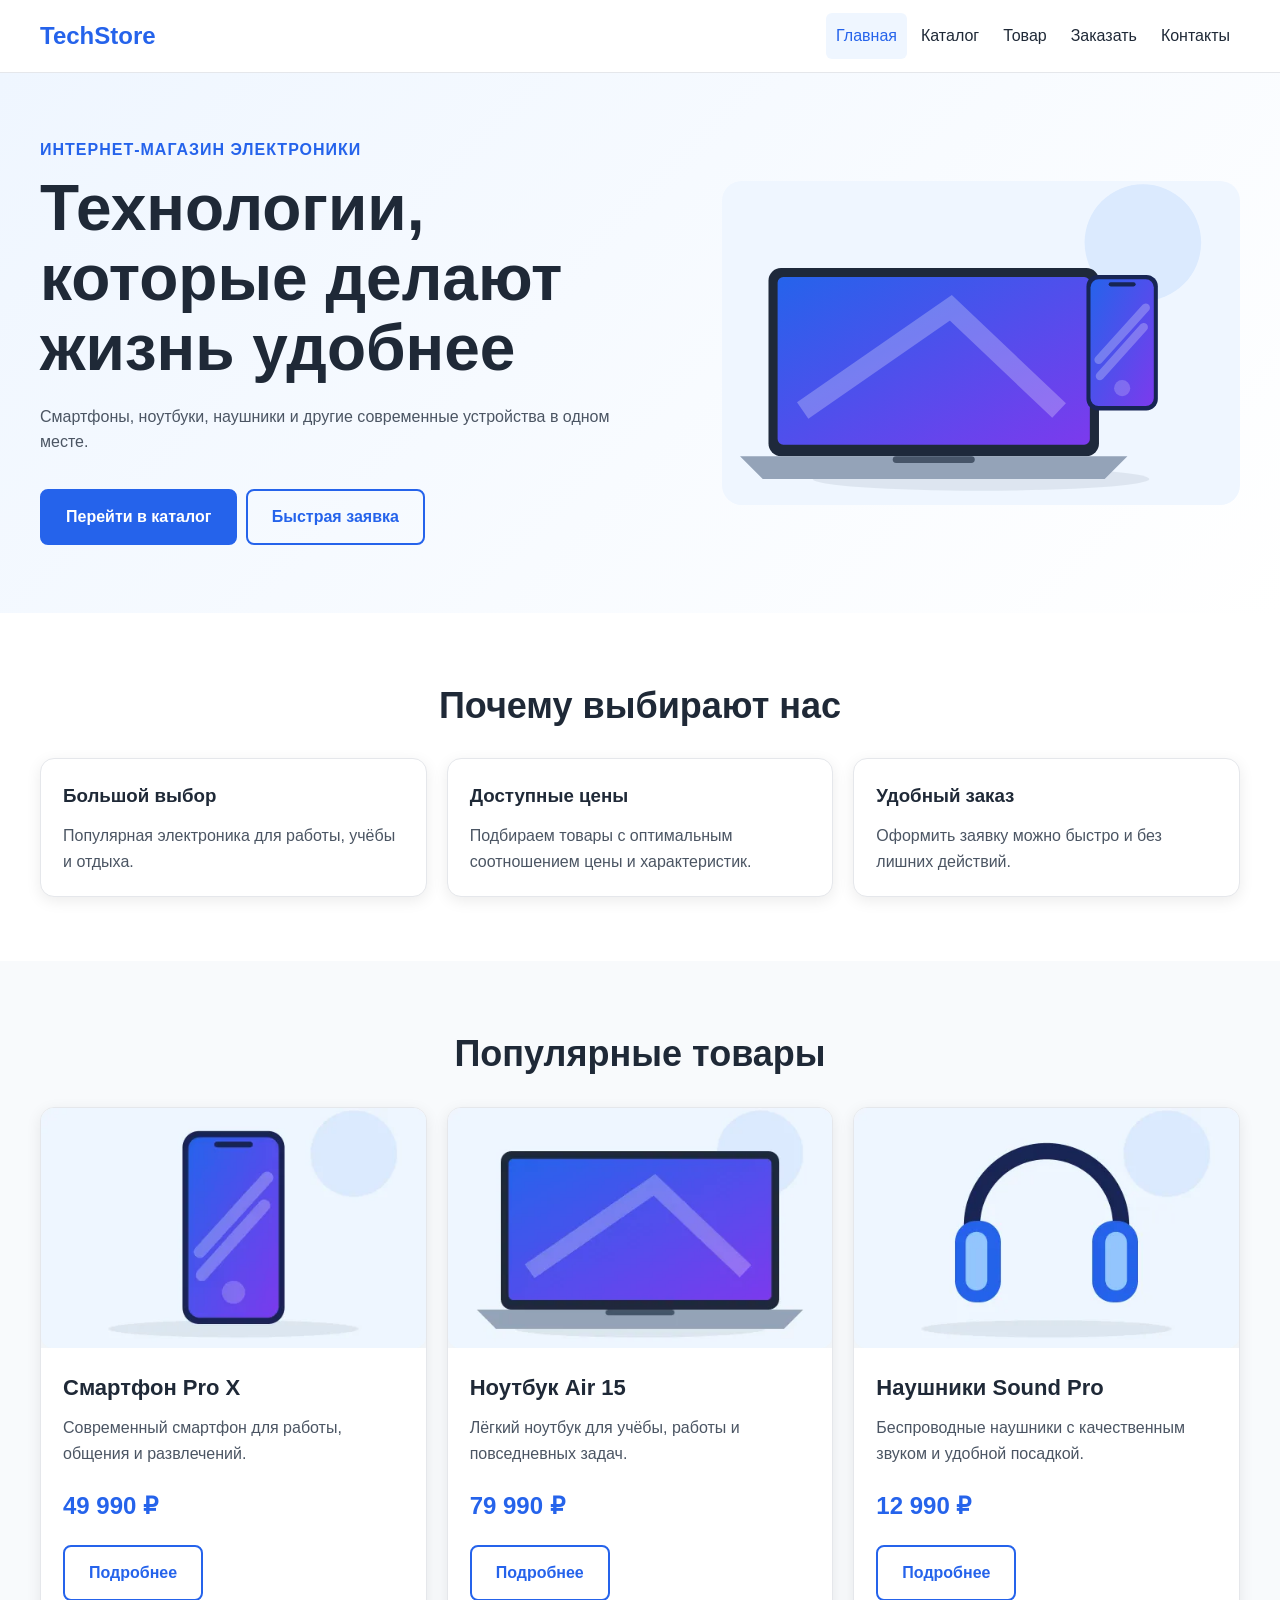
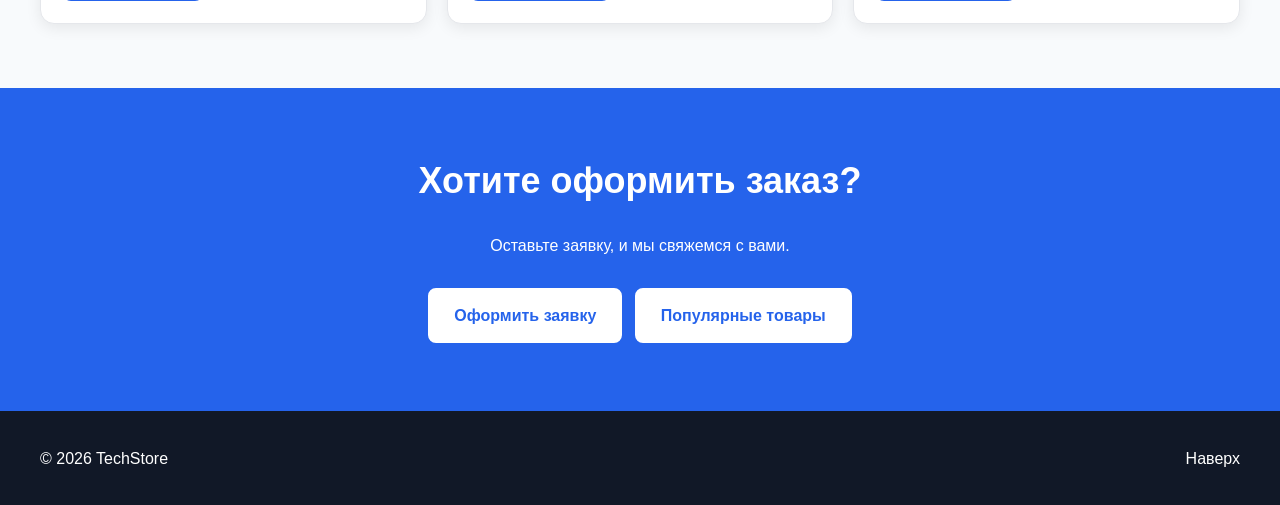
<file: index.html>
<!DOCTYPE html>
<html lang="ru">
<head>
    <meta charset="UTF-8">
    <meta name="viewport" content="width=device-width, initial-scale=1.0">

    <title>TechStore — интернет-магазин электроники</title>
    <meta name="description" content="TechStore — интернет-магазин современной электроники.">

    <link rel="stylesheet" href="css/style.css">
<link rel="stylesheet" href="css/responsive.css"><script>document.documentElement.classList.add("js");</script></head>

<body>

<a class="skip-link" href="#main-content">Перейти к содержимому</a><header class="header">
    <div class="container header__inner">

        <a class="logo" href="index.html">
            TechStore
        </a>

        <button class="nav-toggle" type="button" aria-controls="main-nav" aria-expanded="false">Меню</button><nav class="nav" aria-label="Основная навигация" id="main-nav">
            <a class="nav__link nav__link--active" href="index.html" aria-current="page">
                Главная
            </a>

            <a class="nav__link" href="catalog.html">
                Каталог
            </a>

            <a class="nav__link" href="product.html">
                Товар
            </a>

            <a class="nav__link" href="order.html">
                Заказать
            </a>

            <a class="nav__link" href="contacts.html">
                Контакты
            </a>
        </nav>

    </div>
</header>

<main id="main-content" tabindex="-1">

    <section class="hero" id="about">
        <div class="container hero__content">

            <div class="hero__text">
                <p class="hero__subtitle">
                    Интернет-магазин электроники
                </p>

                <h1 class="hero__title">
                    Технологии, которые делают жизнь удобнее
                </h1>

                <p class="hero__description">
                    Смартфоны, ноутбуки, наушники и другие современные
                    устройства в одном месте.
                </p>

                <a class="button" href="catalog.html">
                    Перейти в каталог
                </a>
            <button class="button button--secondary" type="button" data-modal-open>Быстрая заявка</button></div>

        <picture class="hero__art"><source media="(max-width: 639px)" srcset="images/hero-compact.svg"><img src="images/hero-wide.svg" width="800" height="600" alt="Смартфон и ноутбук из коллекции TechStore" fetchpriority="high"></source></picture></div>
    </section>

    <section class="advantages" id="advantages">
        <div class="container">

            <h2 class="section-title">
                Почему выбирают нас
            </h2>

            <div class="advantages__list">

                <article class="advantage-card">
                    <h3 class="advantage-card__title">
                        Большой выбор
                    </h3>

                    <p class="advantage-card__text">
                        Популярная электроника для работы, учёбы и отдыха.
                    </p>
                </article>

                <article class="advantage-card">
                    <h3 class="advantage-card__title">
                        Доступные цены
                    </h3>

                    <p class="advantage-card__text">
                        Подбираем товары с оптимальным соотношением
                        цены и характеристик.
                    </p>
                </article>

                <article class="advantage-card">
                    <h3 class="advantage-card__title">
                        Удобный заказ
                    </h3>

                    <p class="advantage-card__text">
                        Оформить заявку можно быстро и без лишних действий.
                    </p>
                </article>

            </div>

        </div>
    </section>

    <section class="products" id="popular">
        <div class="container">

            <h2 class="section-title">
                Популярные товары
            </h2>

            <div class="products__grid">

                <article class="product-card">
                    <div class="product-card__image"><picture><source type="image/webp" srcset="images/phone-480.webp 480w, images/phone-960.webp 960w" sizes="(min-width: 1280px) 360px, (min-width: 640px) 45vw, 100vw"><img src="images/phone.svg" width="800" height="500" alt="Смартфон Pro X" decoding="async" loading="lazy"></source></picture></div><div class="product-card__content">
                        <h3 class="product-card__title">
                            Смартфон Pro X
                        </h3>

                        <p class="product-card__description">
                            Современный смартфон для работы,
                            общения и развлечений.
                        </p>

                        <p class="product-card__price">
                            49 990 ₽
                        </p>

                        <a class="button button--secondary" href="product.html?product=phone-pro">
                            Подробнее
                        </a>
                    </div>
                </article>

                <article class="product-card">
                    <div class="product-card__image"><picture><source type="image/webp" srcset="images/laptop-480.webp 480w, images/laptop-960.webp 960w" sizes="(min-width: 1280px) 360px, (min-width: 640px) 45vw, 100vw"><img src="images/laptop.svg" width="800" height="500" alt="Ноутбук Air 15" decoding="async" loading="lazy"></source></picture></div><div class="product-card__content">
                        <h3 class="product-card__title">
                            Ноутбук Air 15
                        </h3>

                        <p class="product-card__description">
                            Лёгкий ноутбук для учёбы, работы
                            и повседневных задач.
                        </p>

                        <p class="product-card__price">
                            79 990 ₽
                        </p>

                        <a class="button button--secondary" href="product.html?product=laptop-air">
                            Подробнее
                        </a>
                    </div>
                </article>

                <article class="product-card">
                    <div class="product-card__image"><picture><source type="image/webp" srcset="images/headphones-480.webp 480w, images/headphones-960.webp 960w" sizes="(min-width: 1280px) 360px, (min-width: 640px) 45vw, 100vw"><img src="images/headphones.svg" width="800" height="500" alt="Наушники Sound Pro" decoding="async" loading="lazy"></source></picture></div><div class="product-card__content">
                        <h3 class="product-card__title">
                            Наушники Sound Pro
                        </h3>

                        <p class="product-card__description">
                            Беспроводные наушники с качественным
                            звуком и удобной посадкой.
                        </p>

                        <p class="product-card__price">
                            12 990 ₽
                        </p>

                        <a class="button button--secondary" href="product.html?product=sound-pro">
                            Подробнее
                        </a>
                    </div>
                </article>

            </div>

        </div>
    </section>

    <section class="cta">
        <div class="container cta__content">

            <h2 class="cta__title">
                Хотите оформить заказ?
            </h2>

            <p class="cta__text">
                Оставьте заявку, и мы свяжемся с вами.
            </p>

            <a class="button" href="order.html">
                Оформить заявку
            </a>
            <a class="button button--secondary" href="#popular">
                Популярные товары
            </a>

        </div>
    </section>

</main>

    <!-- Модальное окно -->
    <dialog class="modal" id="request-modal" aria-labelledby="request-modal-title" aria-describedby="request-modal-description">

        <div class="modal__content">

            <button class="modal__close" type="button" data-modal-close aria-label="Закрыть окно">
                ×
            </button>

            <h2 class="modal__title" id="request-modal-title">
                Быстрая заявка
            </h2>

            <p class="modal__text" id="request-modal-description">
                Оставьте свои контактные данные,
                и мы свяжемся с вами.
            </p>

            <form class="modal__form">

                <p class="form__note">Учебная форма: данные проверяются только в браузере, не отправляются и не сохраняются.</p><div class="form__group">

                    <label class="form__label" for="modal-name">
                        Имя
                    </label>

                    <input class="form__input" type="text" id="modal-name" name="name" placeholder="Ваше имя" required autocomplete="name">

                </div>

                <div class="form__group">

                    <label class="form__label" for="modal-phone">
                        Телефон
                    </label>

                    <input class="form__input" type="tel" id="modal-phone" name="phone" placeholder="+7 (999) 123-45-67" required autocomplete="tel" inputmode="tel">

                </div>

                <button class="button" type="submit">Проверить заявку</button>

            <p class="form__status" role="status" aria-live="polite" tabindex="-1"></p></form>

        </div>

    </dialog>



<footer class="footer">
    <div class="container footer__inner">

        <p class="footer__copyright">
            © 2026 TechStore
        </p>

        <a class="footer__link" href="#about">
            Наверх
        </a>

    </div>
</footer>

<script src="js/products.js"></script><script src="js/main.js"></script></body>
</html>
</file>
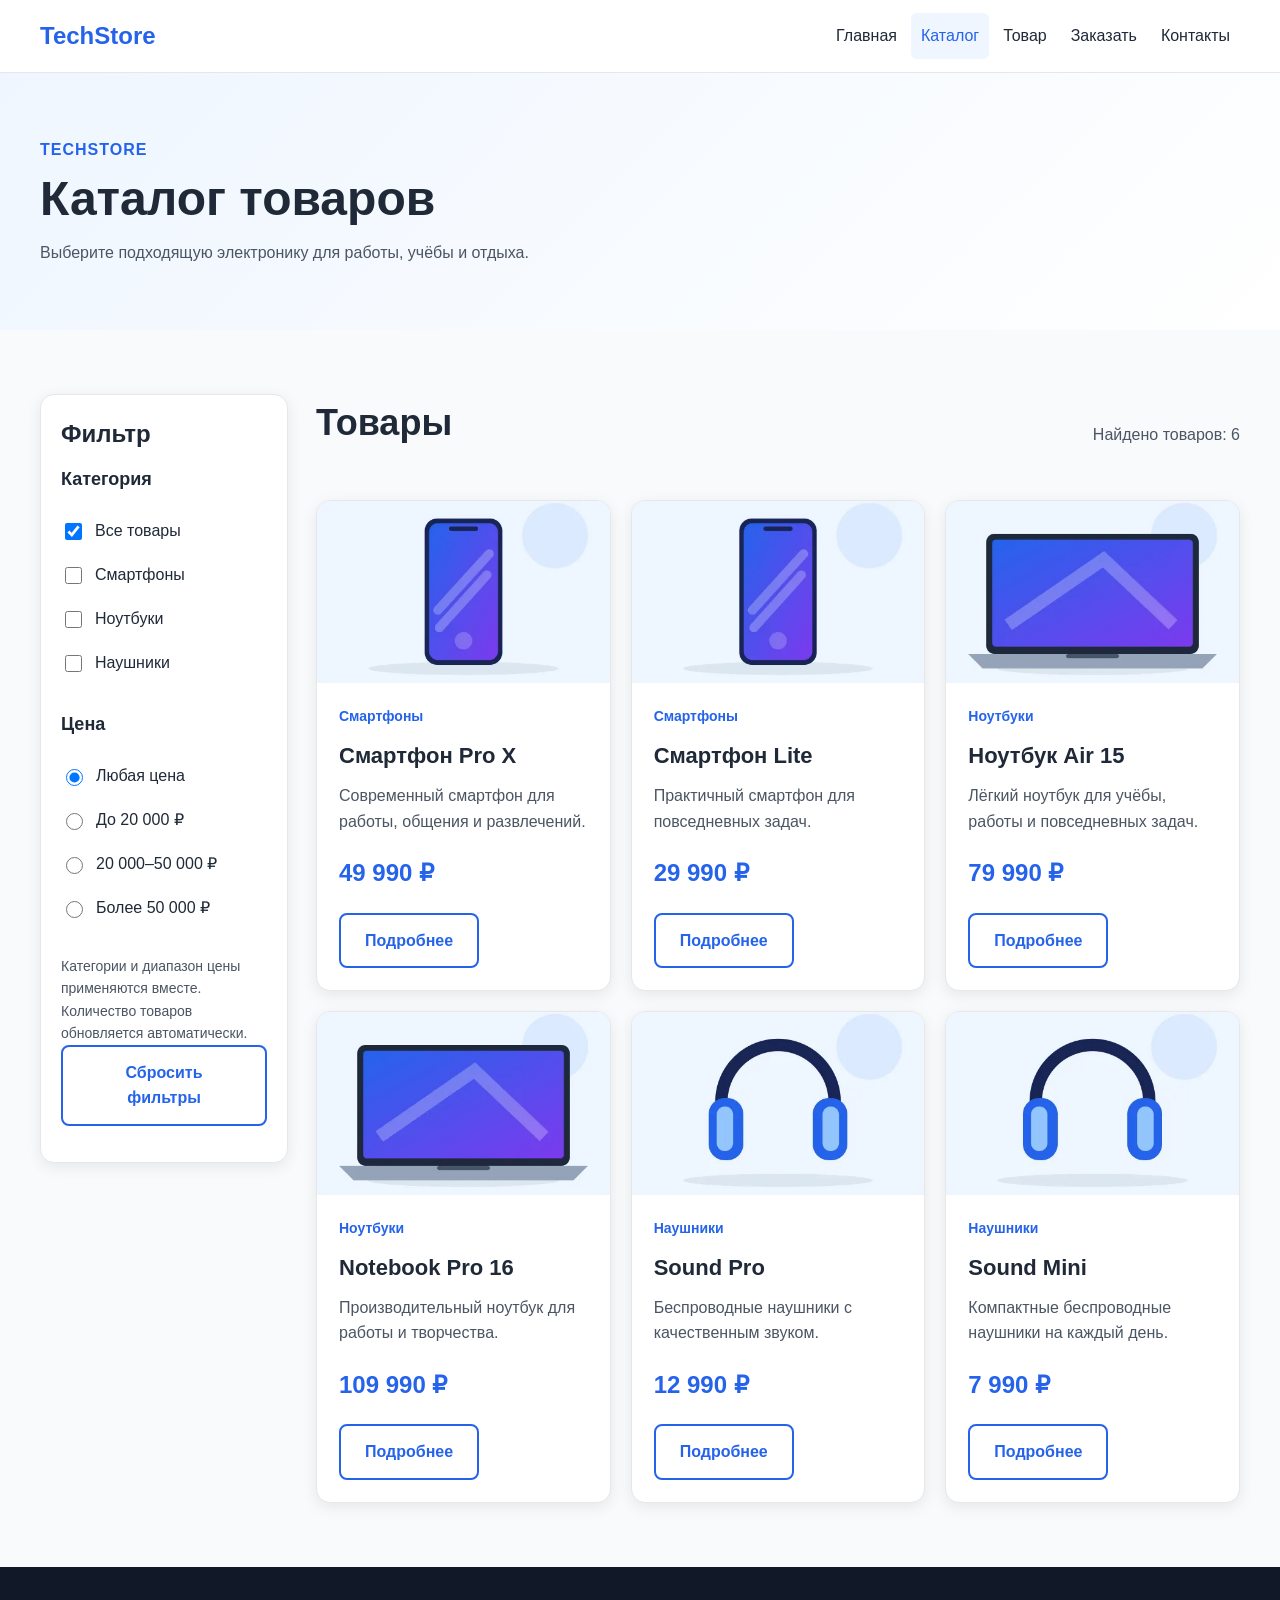
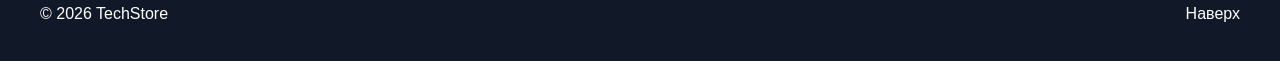
<file: catalog.html>
<!DOCTYPE html>
<html lang="ru">
<head>
    <meta charset="UTF-8">
    <meta name="viewport" content="width=device-width, initial-scale=1.0">

    <title>Каталог — TechStore</title>
    <meta name="description" content="Каталог электроники TechStore: смартфоны, ноутбуки и наушники.">

    <link rel="stylesheet" href="css/style.css">
<link rel="stylesheet" href="css/responsive.css"><script>document.documentElement.classList.add("js");</script></head>

<body>

<a class="skip-link" href="#main-content">Перейти к содержимому</a><header class="header">
    <div class="container header__inner">

        <a class="logo" href="index.html">
            TechStore
        </a>

        <button class="nav-toggle" type="button" aria-controls="main-nav" aria-expanded="false">Меню</button><nav class="nav" aria-label="Основная навигация" id="main-nav">
            <a class="nav__link" href="index.html">
                Главная
            </a>

            <a class="nav__link nav__link--active" href="catalog.html" aria-current="page">
                Каталог
            </a>

            <a class="nav__link" href="product.html">
                Товар
            </a>

            <a class="nav__link" href="order.html">
                Заказать
            </a>

            <a class="nav__link" href="contacts.html">
                Контакты
            </a>
        </nav>

    </div>
</header>

<main id="main-content" tabindex="-1">

    <section class="page-hero">
        <div class="container">

            <p class="hero__subtitle">
                TechStore
            </p>

            <h1 class="page-hero__title">
                Каталог товаров
            </h1>

            <p class="page-hero__description">
                Выберите подходящую электронику для работы,
                учёбы и отдыха.
            </p>

        </div>
    </section>


    <section class="catalog">
        <div class="container">

            <div class="catalog__layout">

                <aside class="catalog-filter" aria-labelledby="filter-title">

                    <h2 class="catalog-filter__title" id="filter-title">
                        Фильтр
                    </h2>

                    <button class="button button--secondary filter-toggle" type="button" aria-controls="catalog-filters" aria-expanded="false">Показать фильтры</button><div class="filter-body" id="catalog-filters"><div class="catalog-filter__group">

                        <h3 class="catalog-filter__subtitle">
                            Категория
                        </h3>

                        <label class="catalog-filter__option">
                            <input type="checkbox" checked value="all" name="category">
                            Все товары
                        </label>

                        <label class="catalog-filter__option">
                            <input type="checkbox" value="Смартфоны" name="category">
                            Смартфоны
                        </label>

                        <label class="catalog-filter__option">
                            <input type="checkbox" value="Ноутбуки" name="category">
                            Ноутбуки
                        </label>

                        <label class="catalog-filter__option">
                            <input type="checkbox" value="Наушники" name="category">
                            Наушники
                        </label>

                    </div>

                    <div class="catalog-filter__group">

                        <h3 class="catalog-filter__subtitle">
                            Цена
                        </h3>

                        <label class="catalog-filter__option"><input type="radio" name="price" value="all" checked> Любая цена</label><label class="catalog-filter__option">
                            <input type="radio" name="price" value="low">
                            До 20 000 ₽
                        </label>

                        <label class="catalog-filter__option">
                            <input type="radio" name="price" value="mid">
                            20 000–50 000 ₽
                        </label>

                        <label class="catalog-filter__option">
                            <input type="radio" name="price" value="high">
                            Более 50 000 ₽
                        </label>

                    </div>

                    <p class="catalog-filter__note">Категории и диапазон цены применяются вместе. Количество товаров обновляется автоматически.</p>

                <button class="button button--secondary filter-reset" type="button">Сбросить фильтры</button></div></aside>


                <div class="catalog__content">

                    <div class="catalog__header">

                        <h2 class="section-title section-title--left">
                            Товары
                        </h2>

                        <p class="catalog__count" role="status" aria-live="polite" aria-atomic="true">
                            Найдено товаров: 6
                        </p>

                    </div>


                    <div class="products__grid">

                        <article class="product-card">

                            <div class="product-card__image"><picture><source type="image/webp" srcset="images/phone-480.webp 480w, images/phone-960.webp 960w" sizes="(min-width: 1280px) 360px, (min-width: 640px) 45vw, 100vw"><img src="images/phone.svg" width="800" height="500" alt="Смартфон Pro X" decoding="async" loading="lazy"></source></picture></div><div class="product-card__content">

                                <p class="product-card__category">
                                    Смартфоны
                                </p>

                                <h3 class="product-card__title">
                                    Смартфон Pro X
                                </h3>

                                <p class="product-card__description">
                                    Современный смартфон для работы,
                                    общения и развлечений.
                                </p>

                                <p class="product-card__price">
                                    49 990 ₽
                                </p>

                                <a class="button button--secondary" href="product.html?product=phone-pro">
                                    Подробнее
                                </a>

                            </div>

                        </article>


                        <article class="product-card">

                            <div class="product-card__image"><picture><source type="image/webp" srcset="images/phone-480.webp 480w, images/phone-960.webp 960w" sizes="(min-width: 1280px) 360px, (min-width: 640px) 45vw, 100vw"><img src="images/phone.svg" width="800" height="500" alt="Смартфон Lite" decoding="async" loading="lazy"></source></picture></div><div class="product-card__content">

                                <p class="product-card__category">
                                    Смартфоны
                                </p>

                                <h3 class="product-card__title">
                                    Смартфон Lite
                                </h3>

                                <p class="product-card__description">
                                    Практичный смартфон для повседневных
                                    задач.
                                </p>

                                <p class="product-card__price">
                                    29 990 ₽
                                </p>

                                <a class="button button--secondary" href="product.html?product=phone-lite">
                                    Подробнее
                                </a>

                            </div>

                        </article>


                        <article class="product-card">

                            <div class="product-card__image"><picture><source type="image/webp" srcset="images/laptop-480.webp 480w, images/laptop-960.webp 960w" sizes="(min-width: 1280px) 360px, (min-width: 640px) 45vw, 100vw"><img src="images/laptop.svg" width="800" height="500" alt="Ноутбук Air 15" decoding="async" loading="lazy"></source></picture></div><div class="product-card__content">

                                <p class="product-card__category">
                                    Ноутбуки
                                </p>

                                <h3 class="product-card__title">
                                    Ноутбук Air 15
                                </h3>

                                <p class="product-card__description">
                                    Лёгкий ноутбук для учёбы,
                                    работы и повседневных задач.
                                </p>

                                <p class="product-card__price">
                                    79 990 ₽
                                </p>

                                <a class="button button--secondary" href="product.html?product=laptop-air">
                                    Подробнее
                                </a>

                            </div>

                        </article>


                        <article class="product-card">

                            <div class="product-card__image"><picture><source type="image/webp" srcset="images/laptop-480.webp 480w, images/laptop-960.webp 960w" sizes="(min-width: 1280px) 360px, (min-width: 640px) 45vw, 100vw"><img src="images/laptop.svg" width="800" height="500" alt="Notebook Pro 16" decoding="async" loading="lazy"></source></picture></div><div class="product-card__content">

                                <p class="product-card__category">
                                    Ноутбуки
                                </p>

                                <h3 class="product-card__title">
                                    Notebook Pro 16
                                </h3>

                                <p class="product-card__description">
                                    Производительный ноутбук
                                    для работы и творчества.
                                </p>

                                <p class="product-card__price">
                                    109 990 ₽
                                </p>

                                <a class="button button--secondary" href="product.html?product=laptop-pro">
                                    Подробнее
                                </a>

                            </div>

                        </article>


                        <article class="product-card">

                            <div class="product-card__image"><picture><source type="image/webp" srcset="images/headphones-480.webp 480w, images/headphones-960.webp 960w" sizes="(min-width: 1280px) 360px, (min-width: 640px) 45vw, 100vw"><img src="images/headphones.svg" width="800" height="500" alt="Sound Pro" decoding="async" loading="lazy"></source></picture></div><div class="product-card__content">

                                <p class="product-card__category">
                                    Наушники
                                </p>

                                <h3 class="product-card__title">
                                    Sound Pro
                                </h3>

                                <p class="product-card__description">
                                    Беспроводные наушники
                                    с качественным звуком.
                                </p>

                                <p class="product-card__price">
                                    12 990 ₽
                                </p>

                                <a class="button button--secondary" href="product.html?product=sound-pro">
                                    Подробнее
                                </a>

                            </div>

                        </article>


                        <article class="product-card">

                            <div class="product-card__image"><picture><source type="image/webp" srcset="images/headphones-480.webp 480w, images/headphones-960.webp 960w" sizes="(min-width: 1280px) 360px, (min-width: 640px) 45vw, 100vw"><img src="images/headphones.svg" width="800" height="500" alt="Sound Mini" decoding="async" loading="lazy"></source></picture></div><div class="product-card__content">

                                <p class="product-card__category">
                                    Наушники
                                </p>

                                <h3 class="product-card__title">
                                    Sound Mini
                                </h3>

                                <p class="product-card__description">
                                    Компактные беспроводные
                                    наушники на каждый день.
                                </p>

                                <p class="product-card__price">
                                    7 990 ₽
                                </p>

                                <a class="button button--secondary" href="product.html?product=sound-mini">
                                    Подробнее
                                </a>

                            </div>

                        </article>

                    </div>

                <p class="empty-results" role="status" hidden>Товары не найдены. Попробуйте сбросить фильтры.</p></div>

            </div>

        </div>
    </section>

</main>


<footer class="footer">
    <div class="container footer__inner">

        <p class="footer__copyright">
            © 2026 TechStore
        </p>

        <a class="footer__link" href="#">
            Наверх
        </a>

    </div>
</footer>

<script src="js/products.js"></script><script src="js/main.js"></script></body>
</html>
</file>
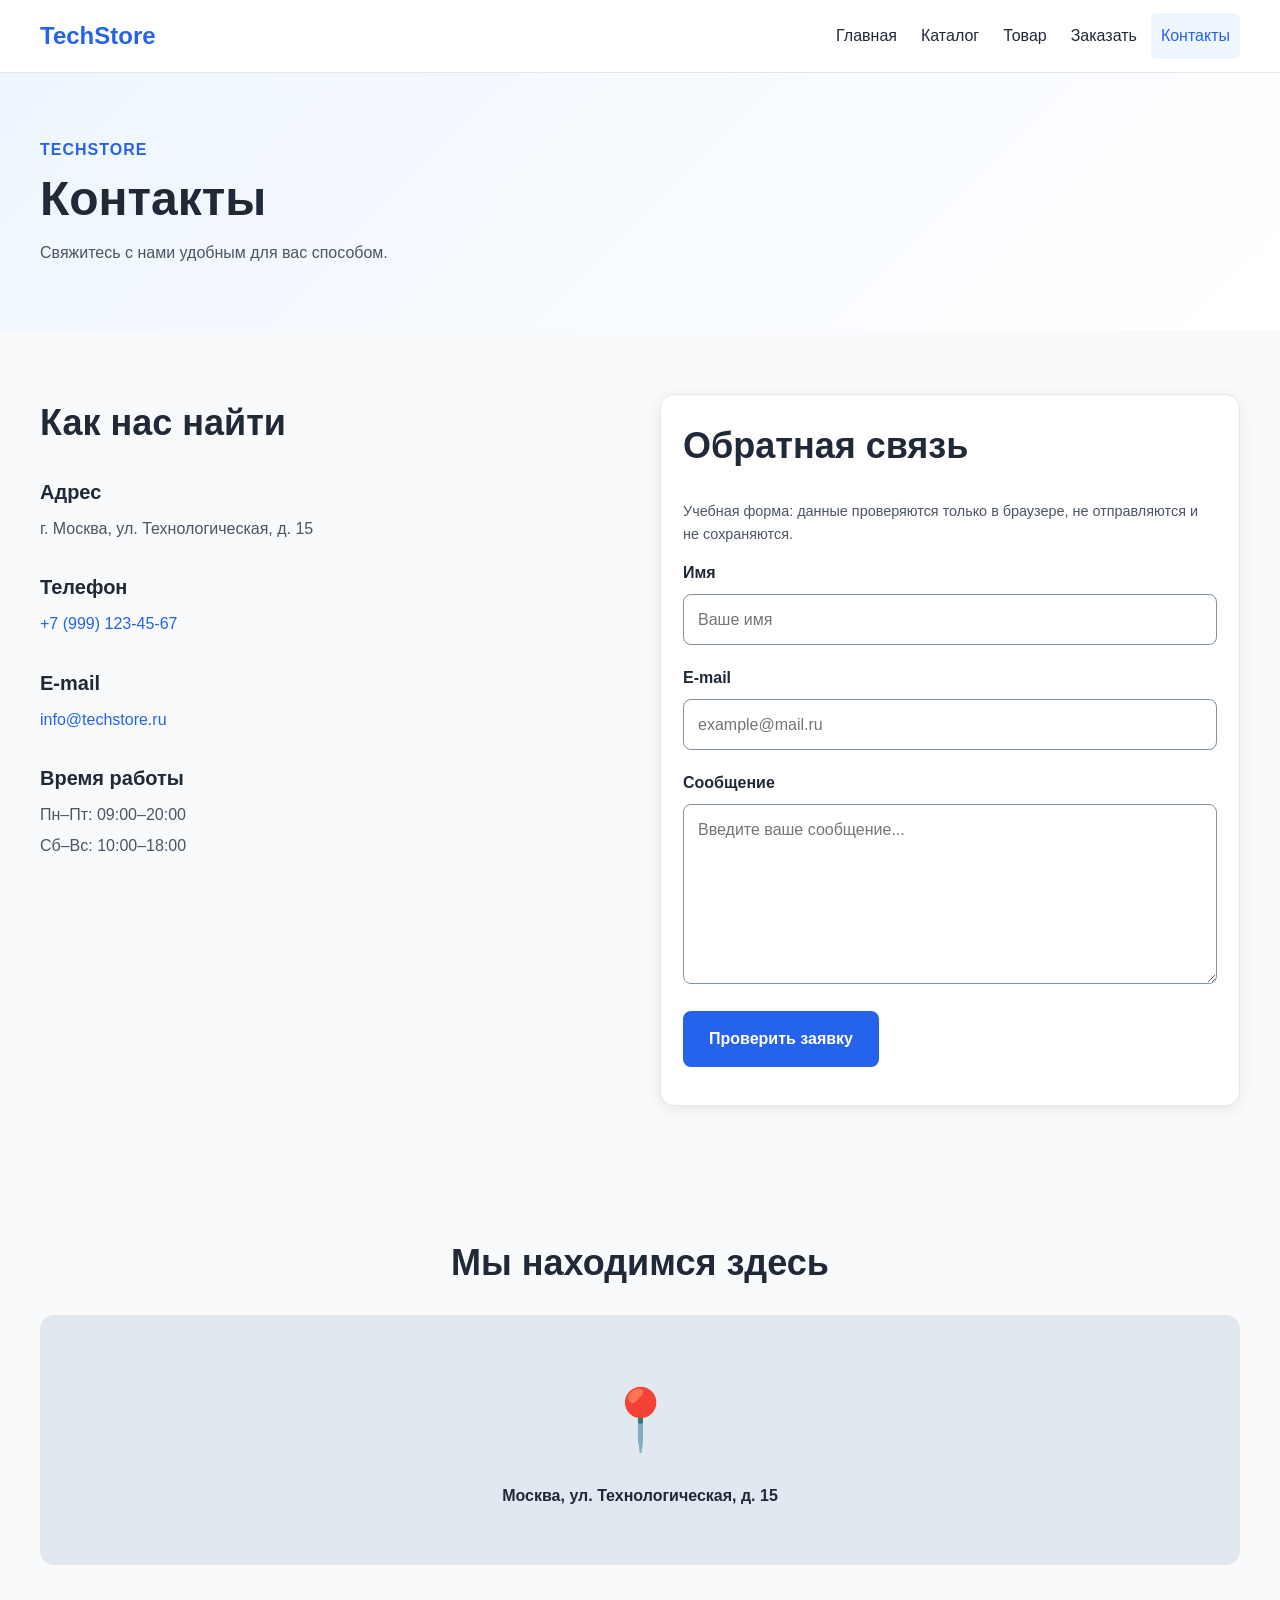
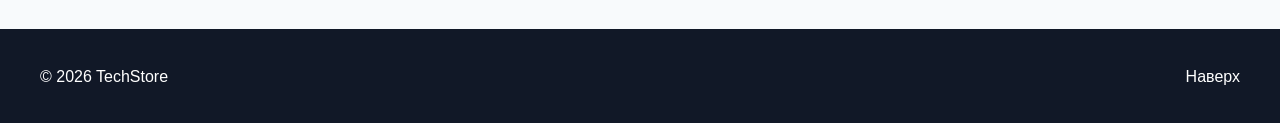
<file: contacts.html>
<!DOCTYPE html>
<html lang="ru">
<head>
    <meta charset="UTF-8">
    <meta name="viewport" content="width=device-width, initial-scale=1.0">

    <title>Контакты — TechStore</title>
    <meta name="description" content="Контактная информация и форма обратной связи магазина TechStore.">

    <link rel="stylesheet" href="css/style.css">
<link rel="stylesheet" href="css/responsive.css"><script>document.documentElement.classList.add("js");</script></head>

<body>

<a class="skip-link" href="#main-content">Перейти к содержимому</a><header class="header">
    <div class="container header__inner">

        <a class="logo" href="index.html">
            TechStore
        </a>

        <button class="nav-toggle" type="button" aria-controls="main-nav" aria-expanded="false">Меню</button><nav class="nav" aria-label="Основная навигация" id="main-nav">

            <a class="nav__link" href="index.html">
                Главная
            </a>

            <a class="nav__link" href="catalog.html">
                Каталог
            </a>

            <a class="nav__link" href="product.html">
                Товар
            </a>

            <a class="nav__link" href="order.html">
                Заказать
            </a>

            <a class="nav__link nav__link--active" href="contacts.html" aria-current="page">
                Контакты
            </a>

        </nav>

    </div>
</header>


<main id="main-content" tabindex="-1">

    <section class="page-hero">
        <div class="container">

            <p class="hero__subtitle">
                TechStore
            </p>

            <h1 class="page-hero__title">
                Контакты
            </h1>

            <p class="page-hero__description">
                Свяжитесь с нами удобным для вас способом.
            </p>

        </div>
    </section>


    <section class="contacts">
        <div class="container">

            <div class="contacts__layout">

                <div class="contacts__info">

                    <h2 class="section-title section-title--left">
                        Как нас найти
                    </h2>

                    <div class="contacts__item">

                        <h3 class="contacts__item-title">
                            Адрес
                        </h3>

                        <p>
                            г. Москва, ул. Технологическая, д. 15
                        </p>

                    </div>


                    <div class="contacts__item">

                        <h3 class="contacts__item-title">
                            Телефон
                        </h3>

                        <p>
                            <a href="tel:+79991234567">
                                +7 (999) 123-45-67
                            </a>
                        </p>

                    </div>


                    <div class="contacts__item">

                        <h3 class="contacts__item-title">
                            E-mail
                        </h3>

                        <p>
                            <a href="mailto:info@techstore.ru">
                                info@techstore.ru
                            </a>
                        </p>

                    </div>


                    <div class="contacts__item">

                        <h3 class="contacts__item-title">
                            Время работы
                        </h3>

                        <p>
                            Пн–Пт: 09:00–20:00
                        </p>

                        <p>
                            Сб–Вс: 10:00–18:00
                        </p>

                    </div>

                </div>


                <div class="contacts__form-wrapper">

                    <h2 class="section-title section-title--left">
                        Обратная связь
                    </h2>

                    <form class="contact-form">

                        <p class="form__note">Учебная форма: данные проверяются только в браузере, не отправляются и не сохраняются.</p><div class="form__group">

                            <label class="form__label" for="contact-name">
                                Имя
                            </label>

                            <input class="form__input" type="text" id="contact-name" name="name" placeholder="Ваше имя" required autocomplete="name">

                        </div>


                        <div class="form__group">

                            <label class="form__label" for="contact-email">
                                E-mail
                            </label>

                            <input class="form__input" type="email" id="contact-email" name="email" placeholder="example@mail.ru" required autocomplete="email">

                        </div>


                        <div class="form__group">

                            <label class="form__label" for="contact-message">
                                Сообщение
                            </label>

                            <textarea class="form__input form__textarea" id="contact-message" name="message" rows="6" placeholder="Введите ваше сообщение..." required></textarea>

                        </div>


                        <button class="button" type="submit">Проверить заявку</button>

                    <p class="form__status" role="status" aria-live="polite" tabindex="-1"></p></form>

                </div>

            </div>

        </div>
    </section>


    <section class="contacts-map">
        <div class="container">

            <h2 class="section-title">
                Мы находимся здесь
            </h2>

            <div class="map-placeholder">
                <span>📍</span>

                <p>
                    Москва, ул. Технологическая, д. 15
                </p>
            </div>

        </div>
    </section>

</main>


<footer class="footer">
    <div class="container footer__inner">

        <p class="footer__copyright">
            © 2026 TechStore
        </p>

        <a class="footer__link" href="#">
            Наверх
        </a>

    </div>
</footer>

<script src="js/products.js"></script><script src="js/main.js"></script></body>
</html>
</file>
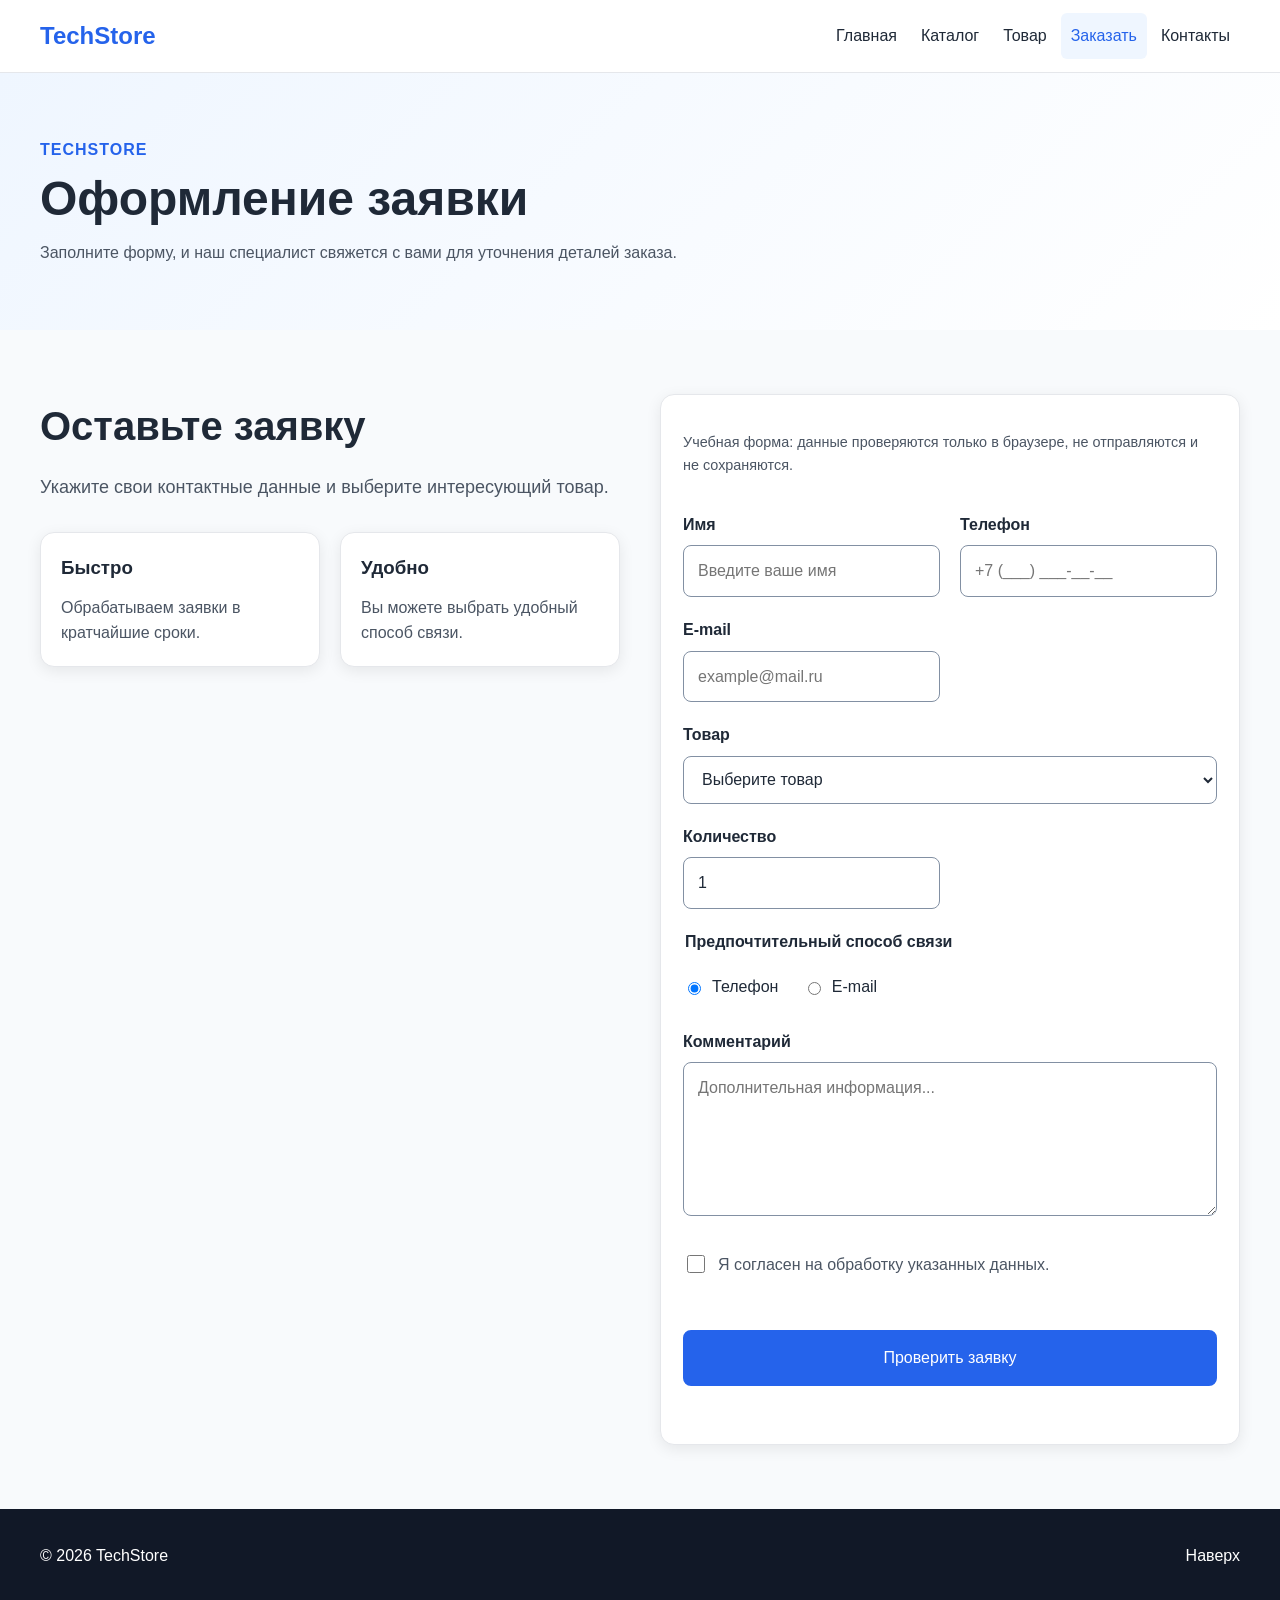
<file: order.html>
<!DOCTYPE html>
<html lang="ru">
<head>
    <meta charset="UTF-8">
    <meta name="viewport" content="width=device-width, initial-scale=1.0">

    <title>Оформление заявки — TechStore</title>
    <meta name="description" content="Оформление заявки на покупку электроники в TechStore.">

    <link rel="stylesheet" href="css/style.css">
<link rel="stylesheet" href="css/responsive.css"><script>document.documentElement.classList.add("js");</script></head>

<body>

<a class="skip-link" href="#main-content">Перейти к содержимому</a><header class="header">
    <div class="container header__inner">

        <a class="logo" href="index.html">
            TechStore
        </a>

        <button class="nav-toggle" type="button" aria-controls="main-nav" aria-expanded="false">Меню</button><nav class="nav" aria-label="Основная навигация" id="main-nav">

            <a class="nav__link" href="index.html">
                Главная
            </a>

            <a class="nav__link" href="catalog.html">
                Каталог
            </a>

            <a class="nav__link" href="product.html">
                Товар
            </a>

            <a class="nav__link nav__link--active" href="order.html" aria-current="page">
                Заказать
            </a>

            <a class="nav__link" href="contacts.html">
                Контакты
            </a>

        </nav>

    </div>
</header>


<main id="main-content" tabindex="-1">

    <section class="page-hero">
        <div class="container">

            <p class="hero__subtitle">
                TechStore
            </p>

            <h1 class="page-hero__title">
                Оформление заявки
            </h1>

            <p class="page-hero__description">
                Заполните форму, и наш специалист свяжется
                с вами для уточнения деталей заказа.
            </p>

        </div>
    </section>


    <section class="order">
        <div class="container">

            <div class="order__layout">

                <div class="order__info">

                    <h2 class="order__title">
                        Оставьте заявку
                    </h2>

                    <p class="order__description">
                        Укажите свои контактные данные и выберите
                        интересующий товар.
                    </p>

                    <div class="order__advantages">

                        <article class="advantage-card">

                            <h3 class="advantage-card__title">
                                Быстро
                            </h3>

                            <p class="advantage-card__text">
                                Обрабатываем заявки в кратчайшие сроки.
                            </p>

                        </article>

                        <article class="advantage-card">

                            <h3 class="advantage-card__title">
                                Удобно
                            </h3>

                            <p class="advantage-card__text">
                                Вы можете выбрать удобный способ связи.
                            </p>

                        </article>

                    </div>

                </div>


                <form class="order-form">

                    <p class="form__note">Учебная форма: данные проверяются только в браузере, не отправляются и не сохраняются.</p><div class="form__group">

                        <label class="form__label" for="name">
                            Имя
                        </label>

                        <input class="form__input" type="text" id="name" name="name" placeholder="Введите ваше имя" required autocomplete="name">

                    </div>


                    <div class="form__group">

                        <label class="form__label" for="phone">
                            Телефон
                        </label>

                        <input class="form__input" type="tel" id="phone" name="phone" placeholder="+7 (___) ___-__-__" required autocomplete="tel" inputmode="tel">

                    </div>


                    <div class="form__group">

                        <label class="form__label" for="email">
                            E-mail
                        </label>

                        <input class="form__input" type="email" id="email" name="email" placeholder="example@mail.ru" required autocomplete="email">

                    </div>


                    <div class="form__group">

                        <label class="form__label" for="product">
                            Товар
                        </label>

                        <select class="form__input" id="product" name="product" required>

                            <option value="">
                                Выберите товар
                            </option>

                            <option value="smartphone-pro-x">
                                Смартфон Pro X
                            </option>

                            <option value="smartphone-lite">
                                Смартфон Lite
                            </option>

                            <option value="laptop-air-15">
                                Ноутбук Air 15
                            </option>

                            <option value="notebook-pro-16">
                                Notebook Pro 16
                            </option>

                            <option value="sound-pro">
                                Sound Pro
                            </option>

                            <option value="sound-mini">
                                Sound Mini
                            </option>

                        </select>

                    </div>


                    <div class="form__group">

                        <label class="form__label" for="quantity">
                            Количество
                        </label>

                        <input class="form__input" type="number" id="quantity" name="quantity" min="1" max="10" value="1" required>

                    </div>


                    <fieldset class="form__fieldset">

                        <legend class="form__legend">
                            Предпочтительный способ связи
                        </legend>

                        <label class="form__radio">

                            <input type="radio" name="contact" value="phone" checked>

                            Телефон

                        </label>


                        <label class="form__radio">

                            <input type="radio" name="contact" value="email">

                            E-mail

                        </label>

                    </fieldset>


                    <div class="form__group">

                        <label class="form__label" for="comment">
                            Комментарий
                        </label>

                        <textarea class="form__input form__textarea" id="comment" name="comment" rows="5" placeholder="Дополнительная информация..."></textarea>

                    </div>


                    <label class="form__checkbox">

                        <input type="checkbox" name="agreement" required>

                        <span>
                            Я согласен на обработку указанных данных.
                        </span>

                    </label>


                    <button class="button form__button" type="submit">Проверить заявку</button>

                <p class="form__status" role="status" aria-live="polite" tabindex="-1"></p></form>

            </div>

        </div>
    </section>

</main>


<footer class="footer">
    <div class="container footer__inner">

        <p class="footer__copyright">
            © 2026 TechStore
        </p>

        <a class="footer__link" href="#">
            Наверх
        </a>

    </div>
</footer>

<script src="js/products.js"></script><script src="js/main.js"></script></body>
</html>
</file>
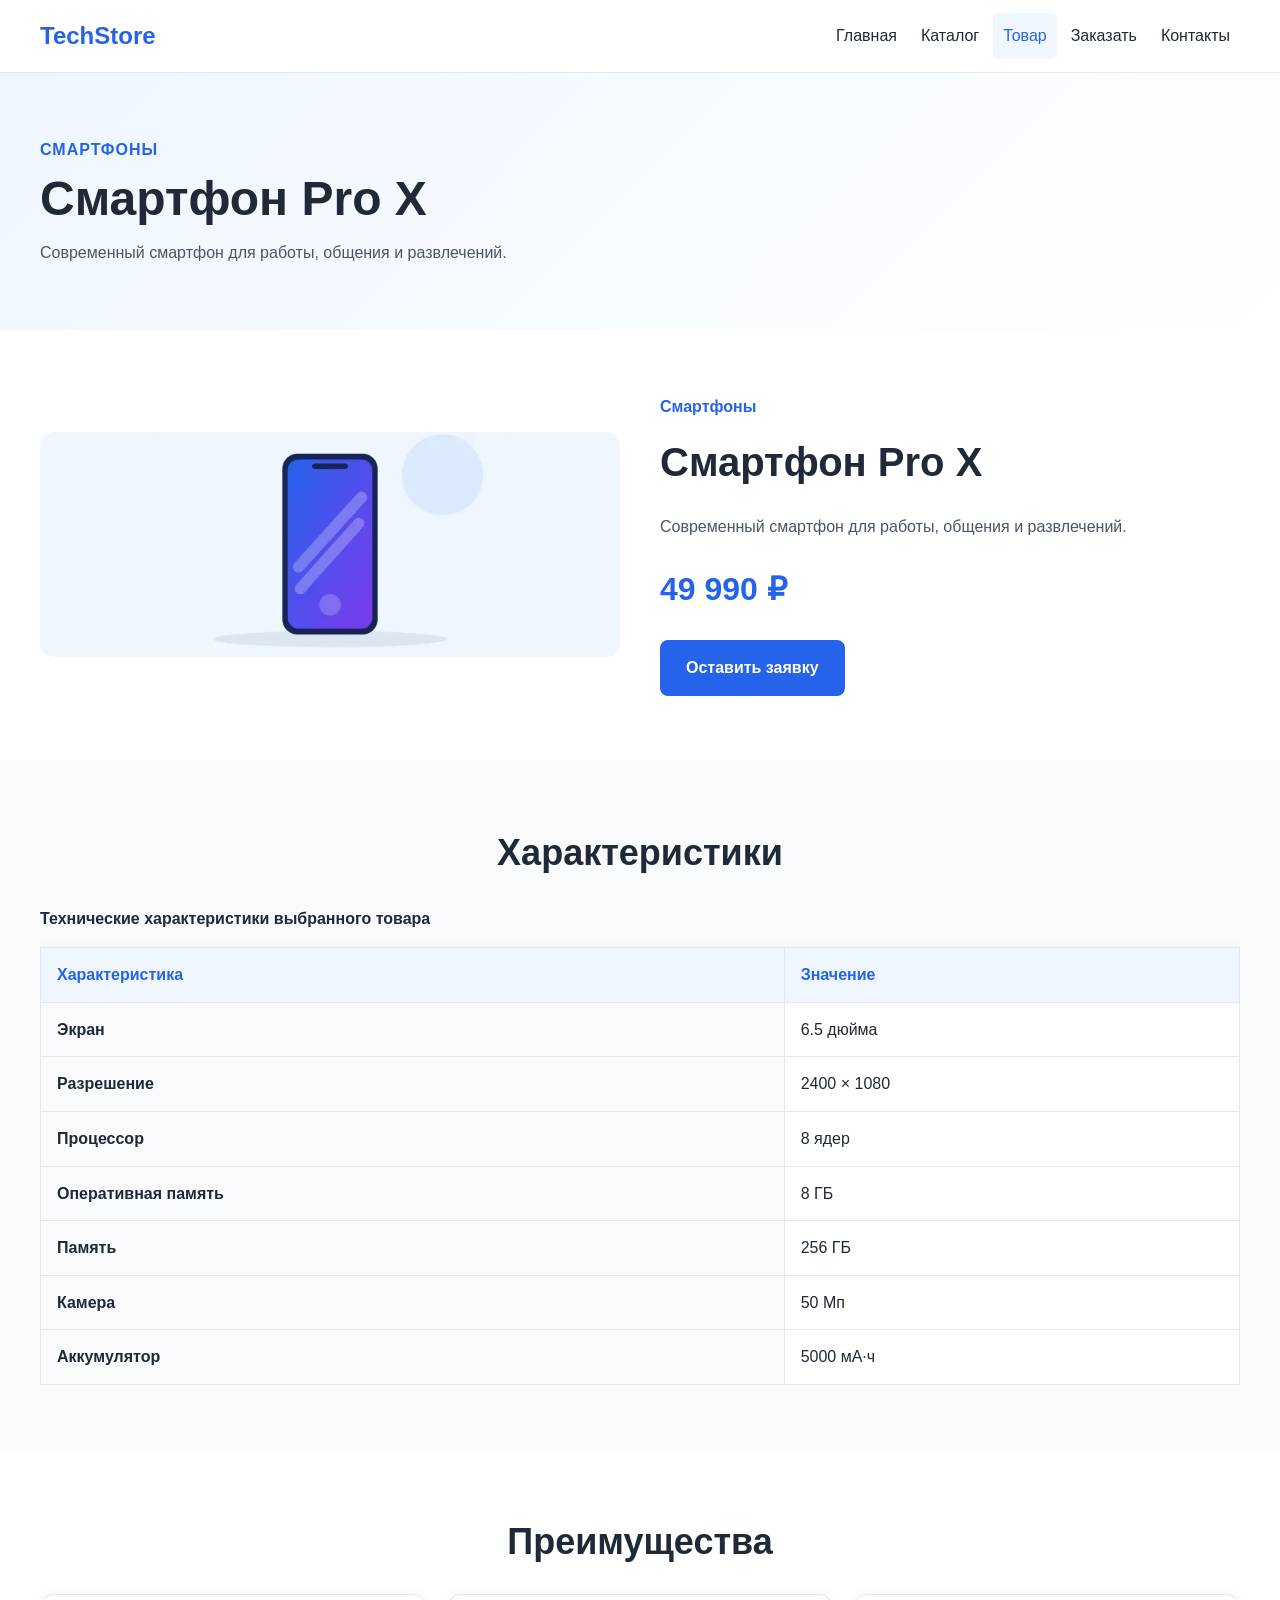
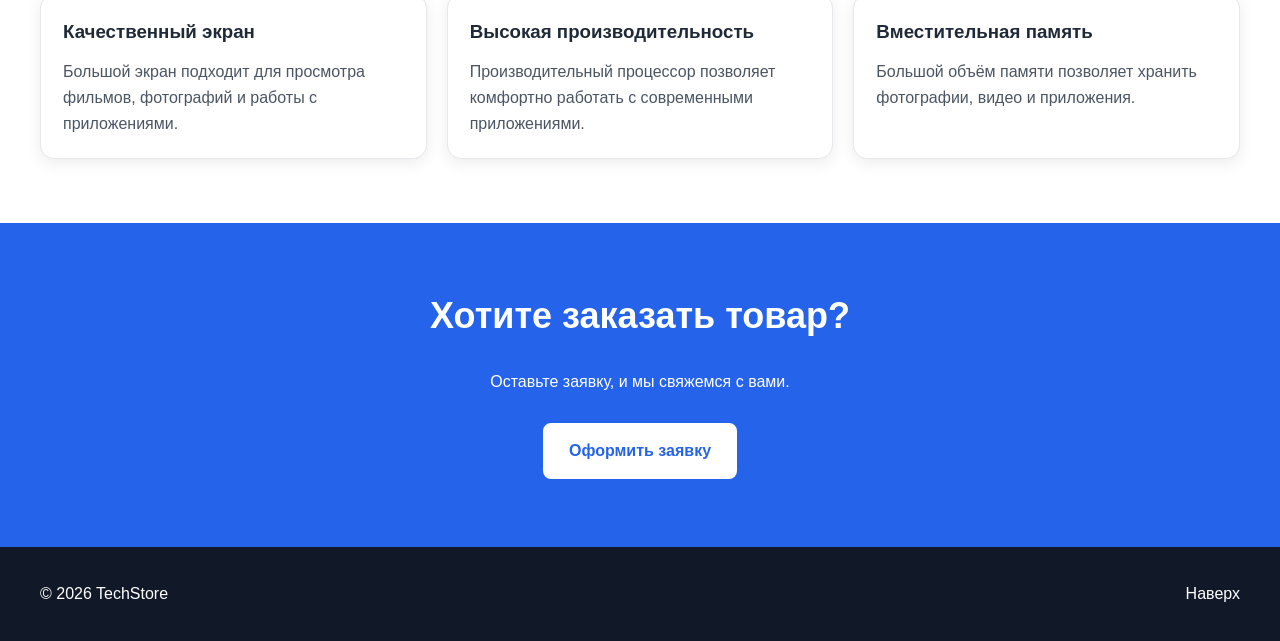
<file: product.html>
<!DOCTYPE html>
<html lang="ru">
<head>
    <meta charset="UTF-8">
    <meta name="viewport" content="width=device-width, initial-scale=1.0">

    <title>Смартфон Pro X — TechStore</title>

    <meta name="description" content="Характеристики и описание товара в магазине TechStore.">

    <link rel="stylesheet" href="css/style.css">
<link rel="stylesheet" href="css/responsive.css"><script>document.documentElement.classList.add("js");</script></head>

<body>

<a class="skip-link" href="#main-content">Перейти к содержимому</a><header class="header">
    <div class="container header__inner">

        <a class="logo" href="index.html">
            TechStore
        </a>

        <button class="nav-toggle" type="button" aria-controls="main-nav" aria-expanded="false">Меню</button><nav class="nav" aria-label="Основная навигация" id="main-nav">

            <a class="nav__link" href="index.html">
                Главная
            </a>

            <a class="nav__link" href="catalog.html">
                Каталог
            </a>

            <a class="nav__link nav__link--active" href="product.html" aria-current="page">
                Товар
            </a>

            <a class="nav__link" href="order.html">
                Заказать
            </a>

            <a class="nav__link" href="contacts.html">
                Контакты
            </a>

        </nav>

    </div>
</header>


<main id="main-content" tabindex="-1">

    <section class="page-hero">
        <div class="container">

            <p class="hero__subtitle">
                Смартфоны
            </p>

            <h1 class="page-hero__title">
                Смартфон Pro X
            </h1>

            <p class="page-hero__description">
                Современный смартфон для работы,
                общения и развлечений.
            </p>

        </div>
    </section>


    <section class="product">
        <div class="container">

            <div class="product__layout">

                <div class="product__image"><picture><source type="image/webp" srcset="images/phone-480.webp 480w, images/phone-960.webp 960w" sizes="(min-width: 1280px) 360px, (min-width: 640px) 45vw, 100vw"><img src="images/phone.svg" width="800" height="500" alt="Смартфон Pro X" decoding="async" fetchpriority="high"></source></picture></div><div class="product__info">

                    <p class="product__category">
                        Смартфоны
                    </p>

                    <h2 class="product__title">
                        Смартфон Pro X
                    </h2>

                    <p class="product__description">
                        Современный смартфон для работы,
                        общения и развлечений.
                    </p>

                    <p class="product__price">
                        49 990 ₽
                    </p>

                    <a class="button" href="order.html">
                        Оставить заявку
                    </a>

                </div>

            </div>

        </div>
    </section>


    <section class="characteristics">
        <div class="container">

            <h2 class="section-title">
                Характеристики
            </h2>

            <div class="table-wrapper">

                <table class="characteristics__table" role="table">

                    <caption>Технические характеристики выбранного товара</caption><thead role="rowgroup">
                        <tr role="row">
                            <th scope="col" role="columnheader">
                                Характеристика
                            </th>

                            <th scope="col" role="columnheader">
                                Значение
                            </th>
                        </tr>
                    </thead>

                    <tbody role="rowgroup">

                        <tr role="row">
                            <th scope="row" role="rowheader">Экран</th>
                            <td role="cell">6.5 дюйма</td>
                        </tr>

                        <tr role="row">
                            <th scope="row" role="rowheader">Разрешение</th>
                            <td role="cell">2400 × 1080</td>
                        </tr>

                        <tr role="row">
                            <th scope="row" role="rowheader">Процессор</th>
                            <td role="cell">8 ядер</td>
                        </tr>

                        <tr role="row">
                            <th scope="row" role="rowheader">Оперативная память</th>
                            <td role="cell">8 ГБ</td>
                        </tr>

                        <tr role="row">
                            <th scope="row" role="rowheader">Память</th>
                            <td role="cell">256 ГБ</td>
                        </tr>

                        <tr role="row">
                            <th scope="row" role="rowheader">Камера</th>
                            <td role="cell">50 Мп</td>
                        </tr>

                        <tr role="row">
                            <th scope="row" role="rowheader">Аккумулятор</th>
                            <td role="cell">5000 мА·ч</td>
                        </tr>

                    </tbody>

                </table>

            </div>

        </div>
    </section>


    <section class="product-features">
        <div class="container">

            <h2 class="section-title">
                Преимущества
            </h2>

            <div class="advantages__list">

                <article class="advantage-card">

                    <h3 class="advantage-card__title">
                        Качественный экран
                    </h3>

                    <p class="advantage-card__text">
                        Большой экран подходит для просмотра
                        фильмов, фотографий и работы с приложениями.
                    </p>

                </article>


                <article class="advantage-card">

                    <h3 class="advantage-card__title">
                        Высокая производительность
                    </h3>

                    <p class="advantage-card__text">
                        Производительный процессор позволяет
                        комфортно работать с современными приложениями.
                    </p>

                </article>


                <article class="advantage-card">

                    <h3 class="advantage-card__title">
                        Вместительная память
                    </h3>

                    <p class="advantage-card__text">
                        Большой объём памяти позволяет хранить
                        фотографии, видео и приложения.
                    </p>

                </article>

            </div>

        </div>
    </section>


    <section class="cta">
        <div class="container cta__content">

            <h2 class="cta__title">
                Хотите заказать товар?
            </h2>

            <p class="cta__text">
                Оставьте заявку, и мы свяжемся с вами.
            </p>

            <a class="button" href="order.html">
                Оформить заявку
            </a>

        </div>
    </section>

</main>


<footer class="footer">
    <div class="container footer__inner">

        <p class="footer__copyright">
            © 2026 TechStore
        </p>

        <a class="footer__link" href="#">
            Наверх
        </a>

    </div>
</footer>


<script src="js/products.js"></script><script src="js/main.js"></script></body>
</html>
</file>
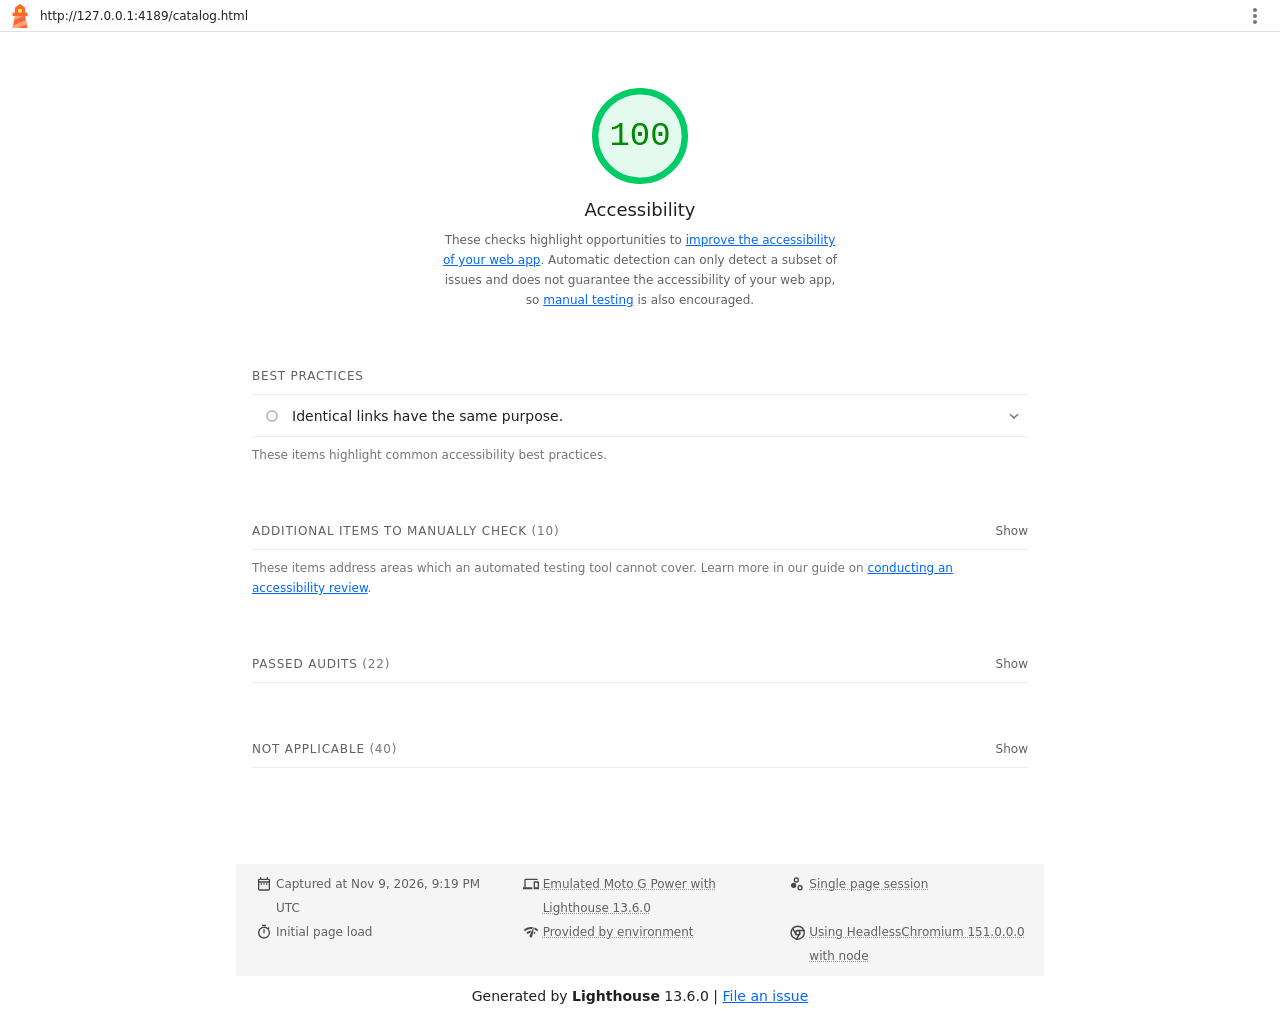
<file: lighthouse/catalog-accessibility.html>
<!--
@license
Copyright 2018 Google LLC
SPDX-License-Identifier: Apache-2.0
-->
<!doctype html>
<html lang="en">
<head>
  <meta charset="utf-8">
  <meta name="viewport" content="width=device-width, initial-scale=1, minimum-scale=1">
  <link rel="icon" href='data:image/svg+xml;utf8,<svg fill="none" xmlns="http://www.w3.org/2000/svg" viewBox="0 0 48 48"><path d="m14 7 10-7 10 7v10h5v7h-5l5 24H9l5-24H9v-7h5V7Z" fill="%23F63"/><path d="M31.561 24H14l-1.689 8.105L31.561 24ZM18.983 48H9l1.022-4.907L35.723 32.27l1.663 7.98L18.983 48Z" fill="%23FFA385"/><path fill="%23FF3" d="M20.5 10h7v7h-7z"/></svg>'>
  <title>Lighthouse Report</title>
  <style>body {margin: 0}</style>
</head>
<body>
  <noscript>Lighthouse report requires JavaScript. Please enable.</noscript>

  <div id="lh-log"></div>

  <script>window.__LIGHTHOUSE_JSON__ = {"lighthouseVersion":"13.6.0","requestedUrl":"http://127.0.0.1:4189/catalog.html","mainDocumentUrl":"http://127.0.0.1:4189/catalog.html","finalDisplayedUrl":"http://127.0.0.1:4189/catalog.html","finalUrl":"http://127.0.0.1:4189/catalog.html","fetchTime":"2026-11-09T21:19:14.018Z","gatherMode":"navigation","runWarnings":[],"userAgent":"Mozilla/5.0 (Windows NT 10.0; Win64; x64) AppleWebKit/537.36 (KHTML, like Gecko) HeadlessChrome/151.0.0.0 Safari/537.36","environment":{"networkUserAgent":"Mozilla/5.0 (Linux; Android 11; moto g power (2022)) AppleWebKit/537.36 (KHTML, like Gecko) Chrome/151.0.0.0 Mobile Safari/537.36","hostUserAgent":"Mozilla/5.0 (Windows NT 10.0; Win64; x64) AppleWebKit/537.36 (KHTML, like Gecko) HeadlessChrome/151.0.0.0 Safari/537.36","benchmarkIndex":3889,"credits":{"axe-core":"4.14.0"}},"audits":{"accesskeys":{"id":"accesskeys","title":"`[accesskey]` values are unique","description":"Access keys let users quickly focus a part of the page. For proper navigation, each access key must be unique. [Learn more about access keys](https://dequeuniversity.com/rules/axe/4.14/accesskeys).","score":null,"scoreDisplayMode":"notApplicable"},"aria-allowed-attr":{"id":"aria-allowed-attr","title":"`[aria-*]` attributes match their roles","description":"Each ARIA `role` supports a specific subset of `aria-*` attributes. Mismatching these invalidates the `aria-*` attributes. [Learn how to match ARIA attributes to their roles](https://dequeuniversity.com/rules/axe/4.14/aria-allowed-attr).","score":1,"scoreDisplayMode":"binary","details":{"type":"table","headings":[{"key":"node","valueType":"node","subItemsHeading":{"key":"relatedNode","valueType":"node"},"label":"Failing Elements"}],"items":[]}},"aria-allowed-role":{"id":"aria-allowed-role","title":"Uses ARIA roles only on compatible elements","description":"Many HTML elements can only be assigned certain ARIA roles. Using ARIA roles where they are not allowed can interfere with the accessibility of the web page. [Learn more about ARIA roles](https://dequeuniversity.com/rules/axe/4.14/aria-allowed-role).","score":null,"scoreDisplayMode":"notApplicable"},"aria-command-name":{"id":"aria-command-name","title":"`button`, `link`, and `menuitem` elements have accessible names","description":"When an element doesn't have an accessible name, screen readers announce it with a generic name, making it unusable for users who rely on screen readers. [Learn how to make command elements more accessible](https://dequeuniversity.com/rules/axe/4.14/aria-command-name).","score":null,"scoreDisplayMode":"notApplicable"},"aria-conditional-attr":{"id":"aria-conditional-attr","title":"ARIA attributes are used as specified for the element's role","description":"Some ARIA attributes are only allowed on an element under certain conditions. [Learn more about conditional ARIA attributes](https://dequeuniversity.com/rules/axe/4.14/aria-conditional-attr).","score":1,"scoreDisplayMode":"binary","details":{"type":"table","headings":[{"key":"node","valueType":"node","subItemsHeading":{"key":"relatedNode","valueType":"node"},"label":"Failing Elements"}],"items":[]}},"aria-deprecated-role":{"id":"aria-deprecated-role","title":"Deprecated ARIA roles were not used","description":"Deprecated ARIA roles may not be processed correctly by assistive technology. [Learn more about deprecated ARIA roles](https://dequeuniversity.com/rules/axe/4.14/aria-deprecated-role).","score":1,"scoreDisplayMode":"binary","details":{"type":"table","headings":[{"key":"node","valueType":"node","subItemsHeading":{"key":"relatedNode","valueType":"node"},"label":"Failing Elements"}],"items":[]}},"aria-dialog-name":{"id":"aria-dialog-name","title":"Elements with `role=\"dialog\"` or `role=\"alertdialog\"` have accessible names.","description":"ARIA dialog elements without accessible names may prevent screen readers users from discerning the purpose of these elements. [Learn how to make ARIA dialog elements more accessible](https://dequeuniversity.com/rules/axe/4.14/aria-dialog-name).","score":null,"scoreDisplayMode":"notApplicable"},"aria-hidden-body":{"id":"aria-hidden-body","title":"`[aria-hidden=\"true\"]` is not present on the document `\u003cbody>`","description":"Assistive technologies, like screen readers, work inconsistently when `aria-hidden=\"true\"` is set on the document `\u003cbody>`. [Learn how `aria-hidden` affects the document body](https://dequeuniversity.com/rules/axe/4.14/aria-hidden-body).","score":1,"scoreDisplayMode":"binary","details":{"type":"table","headings":[{"key":"node","valueType":"node","subItemsHeading":{"key":"relatedNode","valueType":"node"},"label":"Failing Elements"}],"items":[]}},"aria-hidden-focus":{"id":"aria-hidden-focus","title":"`[aria-hidden=\"true\"]` elements do not contain focusable descendents","description":"Focusable descendents within an `[aria-hidden=\"true\"]` element prevent those interactive elements from being available to users of assistive technologies like screen readers. [Learn how `aria-hidden` affects focusable elements](https://dequeuniversity.com/rules/axe/4.14/aria-hidden-focus).","score":null,"scoreDisplayMode":"notApplicable"},"aria-input-field-name":{"id":"aria-input-field-name","title":"ARIA input fields have accessible names","description":"When an input field doesn't have an accessible name, screen readers announce it with a generic name, making it unusable for users who rely on screen readers. [Learn more about input field labels](https://dequeuniversity.com/rules/axe/4.14/aria-input-field-name).","score":null,"scoreDisplayMode":"notApplicable"},"aria-meter-name":{"id":"aria-meter-name","title":"ARIA `meter` elements have accessible names","description":"When a meter element doesn't have an accessible name, screen readers announce it with a generic name, making it unusable for users who rely on screen readers. [Learn how to name `meter` elements](https://dequeuniversity.com/rules/axe/4.14/aria-meter-name).","score":null,"scoreDisplayMode":"notApplicable"},"aria-progressbar-name":{"id":"aria-progressbar-name","title":"ARIA `progressbar` elements have accessible names","description":"When a `progressbar` element doesn't have an accessible name, screen readers announce it with a generic name, making it unusable for users who rely on screen readers. [Learn how to label `progressbar` elements](https://dequeuniversity.com/rules/axe/4.14/aria-progressbar-name).","score":null,"scoreDisplayMode":"notApplicable"},"aria-prohibited-attr":{"id":"aria-prohibited-attr","title":"Elements use only permitted ARIA attributes","description":"Using ARIA attributes in roles where they are prohibited can mean that important information is not communicated to users of assistive technologies. [Learn more about prohibited ARIA roles](https://dequeuniversity.com/rules/axe/4.14/aria-prohibited-attr).","score":1,"scoreDisplayMode":"binary","details":{"type":"table","headings":[{"key":"node","valueType":"node","subItemsHeading":{"key":"relatedNode","valueType":"node"},"label":"Failing Elements"}],"items":[]}},"aria-required-attr":{"id":"aria-required-attr","title":"`[role]`s have all required `[aria-*]` attributes","description":"Some ARIA roles have required attributes that describe the state of the element to screen readers. [Learn more about roles and required attributes](https://dequeuniversity.com/rules/axe/4.14/aria-required-attr).","score":1,"scoreDisplayMode":"binary","details":{"type":"table","headings":[{"key":"node","valueType":"node","subItemsHeading":{"key":"relatedNode","valueType":"node"},"label":"Failing Elements"}],"items":[]}},"aria-required-children":{"id":"aria-required-children","title":"Elements with an ARIA `[role]` that require children to contain a specific `[role]` have all required children.","description":"Some ARIA parent roles must contain specific child roles to perform their intended accessibility functions. [Learn more about roles and required children elements](https://dequeuniversity.com/rules/axe/4.14/aria-required-children).","score":null,"scoreDisplayMode":"notApplicable"},"aria-required-parent":{"id":"aria-required-parent","title":"`[role]`s are contained by their required parent element","description":"Some ARIA child roles must be contained by specific parent roles to properly perform their intended accessibility functions. [Learn more about ARIA roles and required parent element](https://dequeuniversity.com/rules/axe/4.14/aria-required-parent).","score":null,"scoreDisplayMode":"notApplicable"},"aria-roles":{"id":"aria-roles","title":"`[role]` values are valid","description":"ARIA roles must have valid values in order to perform their intended accessibility functions. [Learn more about valid ARIA roles](https://dequeuniversity.com/rules/axe/4.14/aria-roles).","score":1,"scoreDisplayMode":"binary","details":{"type":"table","headings":[{"key":"node","valueType":"node","subItemsHeading":{"key":"relatedNode","valueType":"node"},"label":"Failing Elements"}],"items":[]}},"aria-text":{"id":"aria-text","title":"Elements with the `role=text` attribute do not have focusable descendents.","description":"Adding `role=text` around a text node split by markup enables VoiceOver to treat it as one phrase, but the element's focusable descendents will not be announced. [Learn more about the `role=text` attribute](https://dequeuniversity.com/rules/axe/4.14/aria-text).","score":null,"scoreDisplayMode":"notApplicable"},"aria-toggle-field-name":{"id":"aria-toggle-field-name","title":"ARIA toggle fields have accessible names","description":"When a toggle field doesn't have an accessible name, screen readers announce it with a generic name, making it unusable for users who rely on screen readers. [Learn more about toggle fields](https://dequeuniversity.com/rules/axe/4.14/aria-toggle-field-name).","score":null,"scoreDisplayMode":"notApplicable"},"aria-tooltip-name":{"id":"aria-tooltip-name","title":"ARIA `tooltip` elements have accessible names","description":"When a tooltip element doesn't have an accessible name, screen readers announce it with a generic name, making it unusable for users who rely on screen readers. [Learn how to name `tooltip` elements](https://dequeuniversity.com/rules/axe/4.14/aria-tooltip-name).","score":null,"scoreDisplayMode":"notApplicable"},"aria-treeitem-name":{"id":"aria-treeitem-name","title":"ARIA `treeitem` elements have accessible names","description":"When a `treeitem` element doesn't have an accessible name, screen readers announce it with a generic name, making it unusable for users who rely on screen readers. [Learn more about labeling `treeitem` elements](https://dequeuniversity.com/rules/axe/4.14/aria-treeitem-name).","score":null,"scoreDisplayMode":"notApplicable"},"aria-valid-attr-value":{"id":"aria-valid-attr-value","title":"`[aria-*]` attributes have valid values","description":"Assistive technologies, like screen readers, can't interpret ARIA attributes with invalid values. [Learn more about valid values for ARIA attributes](https://dequeuniversity.com/rules/axe/4.14/aria-valid-attr-value).","score":1,"scoreDisplayMode":"binary","details":{"type":"table","headings":[{"key":"node","valueType":"node","subItemsHeading":{"key":"relatedNode","valueType":"node"},"label":"Failing Elements"}],"items":[]}},"aria-valid-attr":{"id":"aria-valid-attr","title":"`[aria-*]` attributes are valid and not misspelled","description":"Assistive technologies, like screen readers, can't interpret ARIA attributes with invalid names. [Learn more about valid ARIA attributes](https://dequeuniversity.com/rules/axe/4.14/aria-valid-attr).","score":1,"scoreDisplayMode":"binary","details":{"type":"table","headings":[{"key":"node","valueType":"node","subItemsHeading":{"key":"relatedNode","valueType":"node"},"label":"Failing Elements"}],"items":[]}},"button-name":{"id":"button-name","title":"Buttons have an accessible name","description":"When a button doesn't have an accessible name, screen readers announce it as \"button\", making it unusable for users who rely on screen readers. [Learn how to make buttons more accessible](https://dequeuniversity.com/rules/axe/4.14/button-name).","score":1,"scoreDisplayMode":"binary","details":{"type":"table","headings":[{"key":"node","valueType":"node","subItemsHeading":{"key":"relatedNode","valueType":"node"},"label":"Failing Elements"}],"items":[]}},"bypass":{"id":"bypass","title":"The page contains a heading, skip link, or landmark region","description":"Adding ways to bypass repetitive content lets keyboard users navigate the page more efficiently. [Learn more about bypass blocks](https://dequeuniversity.com/rules/axe/4.14/bypass).","score":null,"scoreDisplayMode":"notApplicable"},"color-contrast":{"id":"color-contrast","title":"Background and foreground colors have a sufficient contrast ratio","description":"Low-contrast text is difficult or impossible for many users to read. [Learn how to provide sufficient color contrast](https://dequeuniversity.com/rules/axe/4.14/color-contrast).","score":1,"scoreDisplayMode":"binary","details":{"type":"table","headings":[{"key":"node","valueType":"node","subItemsHeading":{"key":"relatedNode","valueType":"node"},"label":"Failing Elements"}],"items":[]}},"definition-list":{"id":"definition-list","title":"`\u003cdl>`'s contain only properly-ordered `\u003cdt>` and `\u003cdd>` groups, `\u003cscript>`, `\u003ctemplate>` or `\u003cdiv>` elements.","description":"When definition lists are not properly marked up, screen readers may produce confusing or inaccurate output. [Learn how to structure definition lists correctly](https://dequeuniversity.com/rules/axe/4.14/definition-list).","score":null,"scoreDisplayMode":"notApplicable"},"dlitem":{"id":"dlitem","title":"Definition list items are wrapped in `\u003cdl>` elements","description":"Definition list items (`\u003cdt>` and `\u003cdd>`) must be wrapped in a parent `\u003cdl>` element to ensure that screen readers can properly announce them. [Learn how to structure definition lists correctly](https://dequeuniversity.com/rules/axe/4.14/dlitem).","score":null,"scoreDisplayMode":"notApplicable"},"document-title":{"id":"document-title","title":"Document has a `\u003ctitle>` element","description":"The title gives screen reader users an overview of the page, and search engine users rely on it heavily to determine if a page is relevant to their search. [Learn more about document titles](https://dequeuniversity.com/rules/axe/4.14/document-title).","score":1,"scoreDisplayMode":"binary","details":{"type":"table","headings":[{"key":"node","valueType":"node","subItemsHeading":{"key":"relatedNode","valueType":"node"},"label":"Failing Elements"}],"items":[]}},"duplicate-id-aria":{"id":"duplicate-id-aria","title":"ARIA IDs are unique","description":"The value of an ARIA ID must be unique to prevent other instances from being overlooked by assistive technologies. [Learn how to fix duplicate ARIA IDs](https://dequeuniversity.com/rules/axe/4.14/duplicate-id-aria).","score":null,"scoreDisplayMode":"notApplicable"},"empty-heading":{"id":"empty-heading","title":"All heading elements contain content.","description":"A heading with no content or inaccessible text prevent screen reader users from accessing information on the page's structure. [Learn more about headings](https://dequeuniversity.com/rules/axe/4.14/empty-heading).","score":null,"scoreDisplayMode":"notApplicable"},"form-field-multiple-labels":{"id":"form-field-multiple-labels","title":"No form fields have multiple labels","description":"Form fields with multiple labels can be confusingly announced by assistive technologies like screen readers which use either the first, the last, or all of the labels. [Learn how to use form labels](https://dequeuniversity.com/rules/axe/4.14/form-field-multiple-labels).","score":null,"scoreDisplayMode":"notApplicable"},"frame-title":{"id":"frame-title","title":"`\u003cframe>` or `\u003ciframe>` elements have a title","description":"Screen reader users rely on frame titles to describe the contents of frames. [Learn more about frame titles](https://dequeuniversity.com/rules/axe/4.14/frame-title).","score":null,"scoreDisplayMode":"notApplicable"},"heading-order":{"id":"heading-order","title":"Heading elements appear in a sequentially-descending order","description":"Properly ordered headings that do not skip levels convey the semantic structure of the page, making it easier to navigate and understand when using assistive technologies. [Learn more about heading order](https://dequeuniversity.com/rules/axe/4.14/heading-order).","score":1,"scoreDisplayMode":"binary","details":{"type":"table","headings":[{"key":"node","valueType":"node","subItemsHeading":{"key":"relatedNode","valueType":"node"},"label":"Failing Elements"}],"items":[]}},"html-has-lang":{"id":"html-has-lang","title":"`\u003chtml>` element has a `[lang]` attribute","description":"If a page doesn't specify a `lang` attribute, a screen reader assumes that the page is in the default language that the user chose when setting up the screen reader. If the page isn't actually in the default language, then the screen reader might not announce the page's text correctly. [Learn more about the `lang` attribute](https://dequeuniversity.com/rules/axe/4.14/html-has-lang).","score":1,"scoreDisplayMode":"binary","details":{"type":"table","headings":[{"key":"node","valueType":"node","subItemsHeading":{"key":"relatedNode","valueType":"node"},"label":"Failing Elements"}],"items":[]}},"html-lang-valid":{"id":"html-lang-valid","title":"`\u003chtml>` element has a valid value for its `[lang]` attribute","description":"Specifying a valid [BCP 47 language](https://www.w3.org/International/questions/qa-choosing-language-tags#question) helps screen readers announce text properly. [Learn how to use the `lang` attribute](https://dequeuniversity.com/rules/axe/4.14/html-lang-valid).","score":1,"scoreDisplayMode":"binary","details":{"type":"table","headings":[{"key":"node","valueType":"node","subItemsHeading":{"key":"relatedNode","valueType":"node"},"label":"Failing Elements"}],"items":[]}},"html-xml-lang-mismatch":{"id":"html-xml-lang-mismatch","title":"`\u003chtml>` element has an `[xml:lang]` attribute with the same base language as the `[lang]` attribute.","description":"If the webpage does not specify a consistent language, then the screen reader might not announce the page's text correctly. [Learn more about the `lang` attribute](https://dequeuniversity.com/rules/axe/4.14/html-xml-lang-mismatch).","score":null,"scoreDisplayMode":"notApplicable"},"identical-links-same-purpose":{"id":"identical-links-same-purpose","title":"Identical links have the same purpose.","description":"Links with the same destination should have the same description, to help users understand the link's purpose and decide whether to follow it. [Learn more about identical links](https://dequeuniversity.com/rules/axe/4.14/identical-links-same-purpose).","score":1,"scoreDisplayMode":"informative","details":{"type":"table","headings":[{"key":"node","valueType":"node","subItemsHeading":{"key":"relatedNode","valueType":"node"},"label":"Failing Elements"}],"items":[{"node":{"type":"node","lhId":"1-2-A","path":"1,HTML,1,BODY,2,MAIN,1,SECTION,0,DIV,0,DIV,1,DIV,1,DIV,0,ARTICLE,1,DIV,4,A","selector":"div.products__grid > article.product-card > div.product-card__content > a.button","boundingRect":{"top":1056,"bottom":1112,"left":39,"right":179,"width":140,"height":56},"snippet":"\u003ca class=\"button button--secondary\" href=\"product.html?product=phone-pro\">","nodeLabel":"Подробнее","explanation":"Fix all of the following:\n  Check that links have the same purpose, or are intentionally ambiguous."},"subItems":{"type":"subitems","items":[{"relatedNode":{"type":"node","lhId":"1-3-A","path":"1,HTML,1,BODY,2,MAIN,1,SECTION,0,DIV,0,DIV,1,DIV,1,DIV,1,ARTICLE,1,DIV,4,A","selector":"div.products__grid > article.product-card > div.product-card__content > a.button","boundingRect":{"top":1589,"bottom":1644,"left":39,"right":179,"width":140,"height":56},"snippet":"\u003ca class=\"button button--secondary\" href=\"product.html?product=phone-lite\">","nodeLabel":"Подробнее"}},{"relatedNode":{"type":"node","lhId":"1-4-A","path":"1,HTML,1,BODY,2,MAIN,1,SECTION,0,DIV,0,DIV,1,DIV,1,DIV,2,ARTICLE,1,DIV,4,A","selector":"div.products__grid > article.product-card > div.product-card__content > a.button","boundingRect":{"top":2121,"bottom":2177,"left":39,"right":179,"width":140,"height":56},"snippet":"\u003ca class=\"button button--secondary\" href=\"product.html?product=laptop-air\">","nodeLabel":"Подробнее"}},{"relatedNode":{"type":"node","lhId":"1-5-A","path":"1,HTML,1,BODY,2,MAIN,1,SECTION,0,DIV,0,DIV,1,DIV,1,DIV,3,ARTICLE,1,DIV,4,A","selector":"div.products__grid > article.product-card > div.product-card__content > a.button","boundingRect":{"top":2654,"bottom":2709,"left":39,"right":179,"width":140,"height":56},"snippet":"\u003ca class=\"button button--secondary\" href=\"product.html?product=laptop-pro\">","nodeLabel":"Подробнее"}}]}}],"debugData":{"type":"debugdata","impact":"minor","tags":["cat.semantics","wcag2aaa","wcag249"]}}},"image-alt":{"id":"image-alt","title":"Image elements have `[alt]` attributes","description":"Informative elements should aim for short, descriptive alternate text. Decorative elements can be ignored with an empty alt attribute. [Learn more about the `alt` attribute](https://dequeuniversity.com/rules/axe/4.14/image-alt).","score":1,"scoreDisplayMode":"binary","details":{"type":"table","headings":[{"key":"node","valueType":"node","subItemsHeading":{"key":"relatedNode","valueType":"node"},"label":"Failing Elements"}],"items":[]}},"image-redundant-alt":{"id":"image-redundant-alt","title":"Image elements do not have `[alt]` attributes that are redundant text.","description":"Informative elements should aim for short, descriptive alternative text. Alternative text that is exactly the same as the text adjacent to the link or image is potentially confusing for screen reader users, because the text will be read twice. [Learn more about the `alt` attribute](https://dequeuniversity.com/rules/axe/4.14/image-redundant-alt).","score":null,"scoreDisplayMode":"notApplicable"},"input-button-name":{"id":"input-button-name","title":"Input buttons have discernible text.","description":"Adding discernable and accessible text to input buttons may help screen reader users understand the purpose of the input button. [Learn more about input buttons](https://dequeuniversity.com/rules/axe/4.14/input-button-name).","score":null,"scoreDisplayMode":"notApplicable"},"input-image-alt":{"id":"input-image-alt","title":"`\u003cinput type=\"image\">` elements have `[alt]` text","description":"When an image is being used as an `\u003cinput>` button, providing alternative text can help screen reader users understand the purpose of the button. [Learn about input image alt text](https://dequeuniversity.com/rules/axe/4.14/input-image-alt).","score":null,"scoreDisplayMode":"notApplicable"},"label-content-name-mismatch":{"id":"label-content-name-mismatch","title":"Elements with visible text labels have matching accessible names.","description":"Visible text labels that do not match the accessible name can result in a confusing experience for screen reader users. [Learn more about accessible names](https://dequeuniversity.com/rules/axe/4.14/label-content-name-mismatch).","score":null,"scoreDisplayMode":"notApplicable"},"label":{"id":"label","title":"Form elements have associated labels","description":"Labels ensure that form controls are announced properly by assistive technologies, like screen readers. [Learn more about form element labels](https://dequeuniversity.com/rules/axe/4.14/label).","score":null,"scoreDisplayMode":"notApplicable"},"landmark-one-main":{"id":"landmark-one-main","title":"Document has a main landmark.","description":"One main landmark helps screen reader users navigate a web page. [Learn more about landmarks](https://dequeuniversity.com/rules/axe/4.14/landmark-one-main).","score":1,"scoreDisplayMode":"binary","details":{"type":"table","headings":[{"key":"node","valueType":"node","subItemsHeading":{"key":"relatedNode","valueType":"node"},"label":"Failing Elements"}],"items":[]}},"link-name":{"id":"link-name","title":"Links have a discernible name","description":"Link text (and alternate text for images, when used as links) that is discernible, unique, and focusable improves the navigation experience for screen reader users. [Learn how to make links accessible](https://dequeuniversity.com/rules/axe/4.14/link-name).","score":1,"scoreDisplayMode":"binary","details":{"type":"table","headings":[{"key":"node","valueType":"node","subItemsHeading":{"key":"relatedNode","valueType":"node"},"label":"Failing Elements"}],"items":[]}},"link-in-text-block":{"id":"link-in-text-block","title":"Links are distinguishable without relying on color.","description":"Low-contrast text is difficult or impossible for many users to read. Link text that is discernible improves the experience for users with low vision. [Learn how to make links distinguishable](https://dequeuniversity.com/rules/axe/4.14/link-in-text-block).","score":null,"scoreDisplayMode":"notApplicable"},"list":{"id":"list","title":"Lists contain only `\u003cli>` elements and script supporting elements (`\u003cscript>` and `\u003ctemplate>`).","description":"Screen readers have a specific way of announcing lists. Ensuring proper list structure aids screen reader output. [Learn more about proper list structure](https://dequeuniversity.com/rules/axe/4.14/list).","score":null,"scoreDisplayMode":"notApplicable"},"listitem":{"id":"listitem","title":"List items (`\u003cli>`) are contained within `\u003cul>`, `\u003col>` or `\u003cmenu>` parent elements","description":"Screen readers require list items (`\u003cli>`) to be contained within a parent `\u003cul>`, `\u003col>` or `\u003cmenu>` to be announced properly. [Learn more about proper list structure](https://dequeuniversity.com/rules/axe/4.14/listitem).","score":null,"scoreDisplayMode":"notApplicable"},"meta-refresh":{"id":"meta-refresh","title":"The document does not use `\u003cmeta http-equiv=\"refresh\">`","description":"Users do not expect a page to refresh automatically, and doing so will move focus back to the top of the page. This may create a frustrating or confusing experience. [Learn more about the refresh meta tag](https://dequeuniversity.com/rules/axe/4.14/meta-refresh).","score":null,"scoreDisplayMode":"notApplicable"},"meta-viewport":{"id":"meta-viewport","title":"`[user-scalable=\"no\"]` is not used in the `\u003cmeta name=\"viewport\">` element and the `[maximum-scale]` attribute is not less than 5.","description":"Disabling zooming is problematic for users with low vision who rely on screen magnification to properly see the contents of a web page. [Learn more about the viewport meta tag](https://dequeuniversity.com/rules/axe/4.14/meta-viewport).","score":1,"scoreDisplayMode":"binary","details":{"type":"table","headings":[{"key":"node","valueType":"node","subItemsHeading":{"key":"relatedNode","valueType":"node"},"label":"Failing Elements"}],"items":[]}},"object-alt":{"id":"object-alt","title":"`\u003cobject>` elements have alternate text","description":"Screen readers cannot translate non-text content. Adding alternate text to `\u003cobject>` elements helps screen readers convey meaning to users. [Learn more about alt text for `object` elements](https://dequeuniversity.com/rules/axe/4.14/object-alt).","score":null,"scoreDisplayMode":"notApplicable"},"select-name":{"id":"select-name","title":"Select elements have associated label elements.","description":"Form elements without effective labels can create frustrating experiences for screen reader users. [Learn more about the `select` element](https://dequeuniversity.com/rules/axe/4.14/select-name).","score":null,"scoreDisplayMode":"notApplicable"},"skip-link":{"id":"skip-link","title":"Skip links are focusable.","description":"Including a skip link can help users skip to the main content to save time. [Learn more about skip links](https://dequeuniversity.com/rules/axe/4.14/skip-link).","score":1,"scoreDisplayMode":"binary","details":{"type":"table","headings":[{"key":"node","valueType":"node","subItemsHeading":{"key":"relatedNode","valueType":"node"},"label":"Failing Elements"}],"items":[]}},"tabindex":{"id":"tabindex","title":"No element has a `[tabindex]` value greater than 0","description":"A value greater than 0 implies an explicit navigation ordering. Although technically valid, this often creates frustrating experiences for users who rely on assistive technologies. [Learn more about the `tabindex` attribute](https://dequeuniversity.com/rules/axe/4.14/tabindex).","score":1,"scoreDisplayMode":"binary","details":{"type":"table","headings":[{"key":"node","valueType":"node","subItemsHeading":{"key":"relatedNode","valueType":"node"},"label":"Failing Elements"}],"items":[]}},"table-duplicate-name":{"id":"table-duplicate-name","title":"Tables have different content in the summary attribute and `\u003ccaption>`.","description":"The summary attribute should describe the table structure, while `\u003ccaption>` should have the onscreen title. Accurate table mark-up helps users of screen readers. [Learn more about summary and caption](https://dequeuniversity.com/rules/axe/4.14/table-duplicate-name).","score":null,"scoreDisplayMode":"notApplicable"},"table-fake-caption":{"id":"table-fake-caption","title":"Tables use `\u003ccaption>` instead of cells with the `[colspan]` attribute to indicate a caption.","description":"Screen readers have features to make navigating tables easier. Ensuring that tables use the actual caption element instead of cells with the `[colspan]` attribute may improve the experience for screen reader users. [Learn more about captions](https://dequeuniversity.com/rules/axe/4.14/table-fake-caption).","score":null,"scoreDisplayMode":"notApplicable"},"target-size":{"id":"target-size","title":"Touch targets have sufficient size and spacing.","description":"Touch targets with sufficient size and spacing help users who may have difficulty targeting small controls to activate the targets. [Learn more about touch targets](https://dequeuniversity.com/rules/axe/4.14/target-size).","score":1,"scoreDisplayMode":"binary","details":{"type":"table","headings":[{"key":"node","valueType":"node","subItemsHeading":{"key":"relatedNode","valueType":"node"},"label":"Failing Elements"}],"items":[]}},"td-has-header":{"id":"td-has-header","title":"`\u003ctd>` elements in a large `\u003ctable>` have one or more table headers.","description":"Screen readers have features to make navigating tables easier. Ensuring that `\u003ctd>` elements in a large table (3 or more cells in width and height) have an associated table header may improve the experience for screen reader users. [Learn more about table headers](https://dequeuniversity.com/rules/axe/4.14/td-has-header).","score":null,"scoreDisplayMode":"notApplicable"},"td-headers-attr":{"id":"td-headers-attr","title":"Cells in a `\u003ctable>` element that use the `[headers]` attribute refer to table cells within the same table.","description":"Screen readers have features to make navigating tables easier. Ensuring `\u003ctd>` cells using the `[headers]` attribute only refer to other cells in the same table may improve the experience for screen reader users. [Learn more about the `headers` attribute](https://dequeuniversity.com/rules/axe/4.14/td-headers-attr).","score":null,"scoreDisplayMode":"notApplicable"},"th-has-data-cells":{"id":"th-has-data-cells","title":"`\u003cth>` elements and elements with `[role=\"columnheader\"/\"rowheader\"]` have data cells they describe.","description":"Screen readers have features to make navigating tables easier. Ensuring table headers always refer to some set of cells may improve the experience for screen reader users. [Learn more about table headers](https://dequeuniversity.com/rules/axe/4.14/th-has-data-cells).","score":null,"scoreDisplayMode":"notApplicable"},"valid-lang":{"id":"valid-lang","title":"`[lang]` attributes have a valid value","description":"Specifying a valid [BCP 47 language](https://www.w3.org/International/questions/qa-choosing-language-tags#question) on elements helps ensure that text is pronounced correctly by a screen reader. [Learn how to use the `lang` attribute](https://dequeuniversity.com/rules/axe/4.14/valid-lang).","score":null,"scoreDisplayMode":"notApplicable"},"video-caption":{"id":"video-caption","title":"`\u003cvideo>` elements contain a `\u003ctrack>` element with `[kind=\"captions\"]`","description":"When a video provides a caption it is easier for deaf and hearing impaired users to access its information. [Learn more about video captions](https://dequeuniversity.com/rules/axe/4.14/video-caption).","score":null,"scoreDisplayMode":"notApplicable"},"custom-controls-labels":{"id":"custom-controls-labels","title":"Custom controls have associated labels","description":"Custom interactive controls have associated labels, provided by aria-label or aria-labelledby. [Learn more about custom controls and labels](https://developer.chrome.com/docs/lighthouse/accessibility/custom-controls-labels/).","score":null,"scoreDisplayMode":"manual"},"custom-controls-roles":{"id":"custom-controls-roles","title":"Custom controls have ARIA roles","description":"Custom interactive controls have appropriate ARIA roles. [Learn how to add roles to custom controls](https://developer.chrome.com/docs/lighthouse/accessibility/custom-control-roles/).","score":null,"scoreDisplayMode":"manual"},"focus-traps":{"id":"focus-traps","title":"User focus is not accidentally trapped in a region","description":"A user can tab into and out of any control or region without accidentally trapping their focus. [Learn how to avoid focus traps](https://developer.chrome.com/docs/lighthouse/accessibility/focus-traps/).","score":null,"scoreDisplayMode":"manual"},"focusable-controls":{"id":"focusable-controls","title":"Interactive controls are keyboard focusable","description":"Custom interactive controls are keyboard focusable and display a focus indicator. [Learn how to make custom controls focusable](https://developer.chrome.com/docs/lighthouse/accessibility/focusable-controls/).","score":null,"scoreDisplayMode":"manual"},"interactive-element-affordance":{"id":"interactive-element-affordance","title":"Interactive elements indicate their purpose and state","description":"Interactive elements, such as links and buttons, should indicate their state and be distinguishable from non-interactive elements. [Learn how to decorate interactive elements with affordance hints](https://developer.chrome.com/docs/lighthouse/accessibility/interactive-element-affordance/).","score":null,"scoreDisplayMode":"manual"},"logical-tab-order":{"id":"logical-tab-order","title":"The page has a logical tab order","description":"Tabbing through the page follows the visual layout. Users cannot focus elements that are offscreen. [Learn more about logical tab ordering](https://developer.chrome.com/docs/lighthouse/accessibility/logical-tab-order/).","score":null,"scoreDisplayMode":"manual"},"managed-focus":{"id":"managed-focus","title":"The user's focus is directed to new content added to the page","description":"If new content, such as a dialog, is added to the page, the user's focus is directed to it. [Learn how to direct focus to new content](https://developer.chrome.com/docs/lighthouse/accessibility/managed-focus/).","score":null,"scoreDisplayMode":"manual"},"offscreen-content-hidden":{"id":"offscreen-content-hidden","title":"Offscreen content is hidden from assistive technology","description":"Offscreen content is hidden with display: none or aria-hidden=true. [Learn how to properly hide offscreen content](https://developer.chrome.com/docs/lighthouse/accessibility/offscreen-content-hidden/).","score":null,"scoreDisplayMode":"manual"},"use-landmarks":{"id":"use-landmarks","title":"HTML5 landmark elements are used to improve navigation","description":"Landmark elements (`\u003cmain>`, `\u003cnav>`, etc.) are used to improve the keyboard navigation of the page for assistive technology. [Learn more about landmark elements](https://developer.chrome.com/docs/lighthouse/accessibility/use-landmarks/).","score":null,"scoreDisplayMode":"manual"},"visual-order-follows-dom":{"id":"visual-order-follows-dom","title":"Visual order on the page follows DOM order","description":"DOM order matches the visual order, improving navigation for assistive technology. [Learn more about DOM and visual ordering](https://developer.chrome.com/docs/lighthouse/accessibility/visual-order-follows-dom/).","score":null,"scoreDisplayMode":"manual"},"autocomplete-valid":{"id":"autocomplete-valid","title":"`autocomplete` attributes are used correctly","description":"The `autocomplete` attribute values must be valid and correctly applied for screen readers to function correctly. [Learn more about valid autocomplete values](https://dequeuniversity.com/rules/axe/4.14/autocomplete-valid).","score":null,"scoreDisplayMode":"notApplicable"},"presentation-role-conflict":{"id":"presentation-role-conflict","title":"Elements with `role=\"none\"` or `role=\"presentation\"` do not have conflicts","description":"There are certain cases where the semantic role of an element with `role=\"none\"` or `role=\"presentation\"` does not resolve to none or presentation. To ensure the element remains removed from the accessibility tree, you should not add any global ARIA attributes to the element or make it focusable. [Learn more about presentation role conflict](https://dequeuniversity.com/rules/axe/4.14/presentation-role-conflict).","score":null,"scoreDisplayMode":"notApplicable"},"svg-img-alt":{"id":"svg-img-alt","title":"SVG elements with an `img` role have an accessible text alternative","description":"Ensures SVG elements with an `img`, `graphics-document` or `graphics-symbol` role have an accessible text alternative. [Learn more about SVG alt text](https://dequeuniversity.com/rules/axe/4.14/svg-img-alt).","score":null,"scoreDisplayMode":"notApplicable"}},"configSettings":{"output":["html","json"],"maxWaitForFcp":30000,"maxWaitForLoad":45000,"pauseAfterFcpMs":5250,"pauseAfterLoadMs":5250,"networkQuietThresholdMs":5250,"cpuQuietThresholdMs":5250,"formFactor":"mobile","throttling":{"rttMs":150,"throughputKbps":1638.4,"requestLatencyMs":562.5,"downloadThroughputKbps":1474.5600000000002,"uploadThroughputKbps":675,"cpuSlowdownMultiplier":4},"throttlingMethod":"provided","screenEmulation":{"mobile":true,"width":360,"height":800,"deviceScaleFactor":1,"disabled":false},"emulatedUserAgent":"Mozilla/5.0 (Linux; Android 11; moto g power (2022)) AppleWebKit/537.36 (KHTML, like Gecko) Chrome/136.0.0.0 Mobile Safari/537.36","auditMode":false,"gatherMode":false,"clearStorageTypes":["file_systems","shader_cache","service_workers","cache_storage"],"disableStorageReset":false,"debugNavigation":false,"channel":"node","usePassiveGathering":false,"disableFullPageScreenshot":false,"skipAboutBlank":false,"blankPage":"about:blank","ignoreStatusCode":false,"locale":"en-US","blockedUrlPatterns":null,"additionalTraceCategories":null,"extraHeaders":null,"precomputedLanternData":null,"onlyAudits":null,"onlyCategories":["accessibility"],"skipAudits":null},"categories":{"accessibility":{"title":"Accessibility","description":"These checks highlight opportunities to [improve the accessibility of your web app](https://developer.chrome.com/docs/lighthouse/accessibility/). Automatic detection can only detect a subset of issues and does not guarantee the accessibility of your web app, so [manual testing](https://web.dev/articles/how-to-review) is also encouraged.","manualDescription":"These items address areas which an automated testing tool cannot cover. Learn more in our guide on [conducting an accessibility review](https://web.dev/articles/how-to-review).","supportedModes":["navigation","snapshot"],"auditRefs":[{"id":"accesskeys","weight":0,"group":"a11y-navigation"},{"id":"aria-allowed-attr","weight":10,"group":"a11y-aria"},{"id":"aria-command-name","weight":0,"group":"a11y-aria"},{"id":"aria-conditional-attr","weight":7,"group":"a11y-aria"},{"id":"aria-deprecated-role","weight":1,"group":"a11y-aria"},{"id":"aria-dialog-name","weight":0,"group":"a11y-aria"},{"id":"aria-hidden-body","weight":10,"group":"a11y-aria"},{"id":"aria-hidden-focus","weight":0,"group":"a11y-aria"},{"id":"aria-input-field-name","weight":0,"group":"a11y-aria"},{"id":"aria-meter-name","weight":0,"group":"a11y-aria"},{"id":"aria-progressbar-name","weight":0,"group":"a11y-aria"},{"id":"aria-prohibited-attr","weight":7,"group":"a11y-aria"},{"id":"aria-required-attr","weight":10,"group":"a11y-aria"},{"id":"aria-required-children","weight":0,"group":"a11y-aria"},{"id":"aria-required-parent","weight":0,"group":"a11y-aria"},{"id":"aria-roles","weight":10,"group":"a11y-aria"},{"id":"aria-text","weight":0,"group":"a11y-aria"},{"id":"aria-toggle-field-name","weight":0,"group":"a11y-aria"},{"id":"aria-tooltip-name","weight":0,"group":"a11y-aria"},{"id":"aria-treeitem-name","weight":0,"group":"a11y-aria"},{"id":"aria-valid-attr-value","weight":10,"group":"a11y-aria"},{"id":"aria-valid-attr","weight":10,"group":"a11y-aria"},{"id":"button-name","weight":10,"group":"a11y-names-labels"},{"id":"bypass","weight":0,"group":"a11y-navigation"},{"id":"color-contrast","weight":7,"group":"a11y-color-contrast"},{"id":"definition-list","weight":0,"group":"a11y-tables-lists"},{"id":"dlitem","weight":0,"group":"a11y-tables-lists"},{"id":"document-title","weight":7,"group":"a11y-names-labels"},{"id":"duplicate-id-aria","weight":0,"group":"a11y-aria"},{"id":"form-field-multiple-labels","weight":0,"group":"a11y-names-labels"},{"id":"frame-title","weight":0,"group":"a11y-names-labels"},{"id":"heading-order","weight":3,"group":"a11y-navigation"},{"id":"html-has-lang","weight":7,"group":"a11y-language"},{"id":"html-lang-valid","weight":7,"group":"a11y-language"},{"id":"html-xml-lang-mismatch","weight":0,"group":"a11y-language"},{"id":"image-alt","weight":10,"group":"a11y-names-labels"},{"id":"input-button-name","weight":0,"group":"a11y-names-labels"},{"id":"input-image-alt","weight":0,"group":"a11y-names-labels"},{"id":"label","weight":0,"group":"a11y-names-labels"},{"id":"link-in-text-block","weight":0,"group":"a11y-color-contrast"},{"id":"link-name","weight":7,"group":"a11y-names-labels"},{"id":"list","weight":0,"group":"a11y-tables-lists"},{"id":"listitem","weight":0,"group":"a11y-tables-lists"},{"id":"meta-refresh","weight":0,"group":"a11y-best-practices"},{"id":"meta-viewport","weight":10,"group":"a11y-best-practices"},{"id":"object-alt","weight":0,"group":"a11y-names-labels"},{"id":"select-name","weight":0,"group":"a11y-names-labels"},{"id":"skip-link","weight":3,"group":"a11y-names-labels"},{"id":"tabindex","weight":7,"group":"a11y-navigation"},{"id":"target-size","weight":7,"group":"a11y-best-practices"},{"id":"td-headers-attr","weight":0,"group":"a11y-tables-lists"},{"id":"th-has-data-cells","weight":0,"group":"a11y-tables-lists"},{"id":"valid-lang","weight":0,"group":"a11y-language"},{"id":"video-caption","weight":0,"group":"a11y-audio-video"},{"id":"landmark-one-main","weight":3,"group":"a11y-best-practices"},{"id":"autocomplete-valid","weight":0,"group":"a11y-best-practices"},{"id":"presentation-role-conflict","weight":0,"group":"a11y-best-practices"},{"id":"svg-img-alt","weight":0,"group":"a11y-best-practices"},{"id":"focusable-controls","weight":0},{"id":"interactive-element-affordance","weight":0},{"id":"logical-tab-order","weight":0},{"id":"visual-order-follows-dom","weight":0},{"id":"focus-traps","weight":0},{"id":"managed-focus","weight":0},{"id":"use-landmarks","weight":0},{"id":"offscreen-content-hidden","weight":0},{"id":"custom-controls-labels","weight":0},{"id":"custom-controls-roles","weight":0},{"id":"table-duplicate-name","weight":0,"group":"a11y-best-practices"},{"id":"empty-heading","weight":0,"group":"a11y-best-practices"},{"id":"aria-allowed-role","weight":0,"group":"a11y-best-practices"},{"id":"image-redundant-alt","weight":0,"group":"a11y-names-labels"},{"id":"identical-links-same-purpose","weight":0,"group":"a11y-best-practices"},{"id":"label-content-name-mismatch","weight":0,"group":"hidden"},{"id":"table-fake-caption","weight":0,"group":"hidden"},{"id":"td-has-header","weight":0,"group":"hidden"}],"id":"accessibility","score":1}},"categoryGroups":{"metrics":{"title":"Metrics"},"insights":{"title":"Insights","description":"These insights are also available in the Chrome DevTools Performance Panel - [record a trace](https://developer.chrome.com/docs/devtools/performance/reference) to view more detailed information."},"diagnostics":{"title":"Diagnostics","description":"More information about the performance of your application. These numbers don't [directly affect](https://developer.chrome.com/docs/lighthouse/performance/performance-scoring/) the Performance score."},"a11y-best-practices":{"title":"Best practices","description":"These items highlight common accessibility best practices."},"a11y-color-contrast":{"title":"Contrast","description":"These are opportunities to improve the legibility of your content."},"a11y-names-labels":{"title":"Names and labels","description":"These are opportunities to improve the semantics of the controls in your application. This may enhance the experience for users of assistive technology, like a screen reader."},"a11y-navigation":{"title":"Navigation","description":"These are opportunities to improve keyboard navigation in your application."},"a11y-aria":{"title":"ARIA","description":"These are opportunities to improve the usage of ARIA in your application which may enhance the experience for users of assistive technology, like a screen reader."},"a11y-language":{"title":"Internationalization and localization","description":"These are opportunities to improve the interpretation of your content by users in different locales."},"a11y-audio-video":{"title":"Audio and video","description":"These are opportunities to provide alternative content for audio and video. This may improve the experience for users with hearing or vision impairments."},"a11y-tables-lists":{"title":"Tables and lists","description":"These are opportunities to improve the experience of reading tabular or list data using assistive technology, like a screen reader."},"seo-mobile":{"title":"Mobile Friendly","description":"Make sure your pages are mobile friendly so users don’t have to pinch or zoom in order to read the content pages. [Learn how to make pages mobile-friendly](https://developers.google.com/search/mobile-sites/)."},"seo-content":{"title":"Content Best Practices","description":"Format your HTML in a way that enables crawlers to better understand your app’s content."},"seo-crawl":{"title":"Crawling and Indexing","description":"To appear in search results, crawlers need access to your app."},"best-practices-trust-safety":{"title":"Trust and Safety"},"best-practices-ux":{"title":"User Experience"},"best-practices-browser-compat":{"title":"Browser Compatibility"},"best-practices-general":{"title":"General"},"webmcp":{"title":"WebMCP","description":"Audits validating WebMCP integration."},"agent-accessibility":{"title":"Agent Accessibility","description":"These audits highlight best practices for improving the accessibility of the website for AI agents."},"agent-discoverability":{"title":"Agent Discoverability","description":"These audits validate that websites expose discoverable resources, documentation, and catalogs for AI agents."},"hidden":{"title":""}},"stackPacks":[],"entities":[{"name":"127.0.0.1","origins":["http://127.0.0.1:4189"],"isFirstParty":true,"isUnrecognized":true}],"fullPageScreenshot":{"screenshot":{"data":"[data-uri]","width":360,"height":3969},"nodes":{"1-0-P":{"id":"","top":113,"bottom":139,"left":16,"right":344,"width":328,"height":26},"1-1-SECTION":{"id":"","top":73,"bottom":290,"left":0,"right":360,"width":360,"height":217},"1-2-A":{"id":"","top":1056,"bottom":1112,"left":39,"right":179,"width":140,"height":56},"1-3-A":{"id":"","top":1589,"bottom":1644,"left":39,"right":179,"width":140,"height":56},"1-4-A":{"id":"","top":2121,"bottom":2177,"left":39,"right":179,"width":140,"height":56},"1-5-A":{"id":"","top":2654,"bottom":2709,"left":39,"right":179,"width":140,"height":56}}},"timing":{"entries":[{"startTime":15893.25,"name":"lh:config","duration":147.61,"entryType":"measure"},{"startTime":15893.67,"name":"lh:config:resolveArtifactsToDefns","duration":1.7,"entryType":"measure"},{"startTime":16040.92,"name":"lh:runner:gather","duration":13314.62,"entryType":"measure"},{"startTime":16083.77,"name":"lh:driver:connect","duration":5.23,"entryType":"measure"},{"startTime":16089.03,"name":"lh:driver:navigate","duration":7.34,"entryType":"measure"},{"startTime":16096.45,"name":"lh:gather:getBenchmarkIndex","duration":1006.07,"entryType":"measure"},{"startTime":17102.55,"name":"lh:gather:getVersion","duration":0.61,"entryType":"measure"},{"startTime":17103.19,"name":"lh:gather:getDevicePixelRatio","duration":0.72,"entryType":"measure"},{"startTime":17103.97,"name":"lh:prepare:navigationMode","duration":91.09,"entryType":"measure"},{"startTime":17104.31,"name":"lh:gather:getVersion","duration":0.28,"entryType":"measure"},{"startTime":17115.13,"name":"lh:storage:clearDataForOrigin","duration":38.06,"entryType":"measure"},{"startTime":17153.23,"name":"lh:storage:clearBrowserCaches","duration":40.82,"entryType":"measure"},{"startTime":17194.48,"name":"lh:gather:prepareThrottlingAndNetwork","duration":0.57,"entryType":"measure"},{"startTime":17204.65,"name":"lh:driver:navigate","duration":10890.33,"entryType":"measure"},{"startTime":28096.15,"name":"lh:computed:NetworkRecords","duration":0.21,"entryType":"measure"},{"startTime":28096.4,"name":"lh:gather:getArtifact:DevtoolsLog","duration":0.01,"entryType":"measure"},{"startTime":28096.41,"name":"lh:gather:getArtifact:Accessibility","duration":126.74,"entryType":"measure"},{"startTime":28223.22,"name":"lh:gather:getArtifact:NetworkUserAgent","duration":0.02,"entryType":"measure"},{"startTime":28223.28,"name":"lh:gather:getArtifact:Stacks","duration":7.44,"entryType":"measure"},{"startTime":28223.29,"name":"lh:gather:collectStacks","duration":7.41,"entryType":"measure"},{"startTime":28230.73,"name":"lh:gather:getArtifact:FullPageScreenshot","duration":1113.02,"entryType":"measure"},{"startTime":29340.72,"name":"lh:gather:getVersion","duration":0.7,"entryType":"measure"},{"startTime":29355.63,"name":"lh:runner:audit","duration":152.55,"entryType":"measure"},{"startTime":29355.64,"name":"lh:runner:auditing","duration":152.35,"entryType":"measure"},{"startTime":29356.4,"name":"lh:audit:accesskeys","duration":1.93,"entryType":"measure"},{"startTime":29358.82,"name":"lh:audit:aria-allowed-attr","duration":7.44,"entryType":"measure"},{"startTime":29366.71,"name":"lh:audit:aria-allowed-role","duration":5.74,"entryType":"measure"},{"startTime":29372.73,"name":"lh:audit:aria-command-name","duration":1.19,"entryType":"measure"},{"startTime":29375.19,"name":"lh:audit:aria-conditional-attr","duration":4.06,"entryType":"measure"},{"startTime":29379.46,"name":"lh:audit:aria-deprecated-role","duration":2.54,"entryType":"measure"},{"startTime":29382.35,"name":"lh:audit:aria-dialog-name","duration":0.67,"entryType":"measure"},{"startTime":29383.35,"name":"lh:audit:aria-hidden-body","duration":4.17,"entryType":"measure"},{"startTime":29387.74,"name":"lh:audit:aria-hidden-focus","duration":0.81,"entryType":"measure"},{"startTime":29388.73,"name":"lh:audit:aria-input-field-name","duration":0.71,"entryType":"measure"},{"startTime":29389.59,"name":"lh:audit:aria-meter-name","duration":2.27,"entryType":"measure"},{"startTime":29392.19,"name":"lh:audit:aria-progressbar-name","duration":1,"entryType":"measure"},{"startTime":29393.48,"name":"lh:audit:aria-prohibited-attr","duration":1.95,"entryType":"measure"},{"startTime":29395.55,"name":"lh:audit:aria-required-attr","duration":1.7,"entryType":"measure"},{"startTime":29397.41,"name":"lh:audit:aria-required-children","duration":0.77,"entryType":"measure"},{"startTime":29398.35,"name":"lh:audit:aria-required-parent","duration":0.95,"entryType":"measure"},{"startTime":29399.46,"name":"lh:audit:aria-roles","duration":2.3,"entryType":"measure"},{"startTime":29401.99,"name":"lh:audit:aria-text","duration":1,"entryType":"measure"},{"startTime":29403.48,"name":"lh:audit:aria-toggle-field-name","duration":1.36,"entryType":"measure"},{"startTime":29405.14,"name":"lh:audit:aria-tooltip-name","duration":1.41,"entryType":"measure"},{"startTime":29406.73,"name":"lh:audit:aria-treeitem-name","duration":1.07,"entryType":"measure"},{"startTime":29407.95,"name":"lh:audit:aria-valid-attr-value","duration":2.59,"entryType":"measure"},{"startTime":29410.7,"name":"lh:audit:aria-valid-attr","duration":3.58,"entryType":"measure"},{"startTime":29414.52,"name":"lh:audit:button-name","duration":3.22,"entryType":"measure"},{"startTime":29417.96,"name":"lh:audit:bypass","duration":3.5,"entryType":"measure"},{"startTime":29421.66,"name":"lh:audit:color-contrast","duration":2.33,"entryType":"measure"},{"startTime":29424.18,"name":"lh:audit:definition-list","duration":1.41,"entryType":"measure"},{"startTime":29425.85,"name":"lh:audit:dlitem","duration":1.47,"entryType":"measure"},{"startTime":29427.47,"name":"lh:audit:document-title","duration":7.34,"entryType":"measure"},{"startTime":29434.99,"name":"lh:audit:duplicate-id-aria","duration":2.35,"entryType":"measure"},{"startTime":29437.52,"name":"lh:audit:empty-heading","duration":1.8,"entryType":"measure"},{"startTime":29439.43,"name":"lh:audit:form-field-multiple-labels","duration":1.12,"entryType":"measure"},{"startTime":29440.7,"name":"lh:audit:frame-title","duration":1.02,"entryType":"measure"},{"startTime":29441.84,"name":"lh:audit:heading-order","duration":1.65,"entryType":"measure"},{"startTime":29443.84,"name":"lh:audit:html-has-lang","duration":2.1,"entryType":"measure"},{"startTime":29448.06,"name":"lh:audit:html-lang-valid","duration":1.65,"entryType":"measure"},{"startTime":29449.82,"name":"lh:audit:html-xml-lang-mismatch","duration":0.9,"entryType":"measure"},{"startTime":29450.83,"name":"lh:audit:identical-links-same-purpose","duration":1.65,"entryType":"measure"},{"startTime":29452.61,"name":"lh:audit:image-alt","duration":2.06,"entryType":"measure"},{"startTime":29454.85,"name":"lh:audit:image-redundant-alt","duration":1.6,"entryType":"measure"},{"startTime":29456.57,"name":"lh:audit:input-button-name","duration":0.84,"entryType":"measure"},{"startTime":29457.51,"name":"lh:audit:input-image-alt","duration":0.89,"entryType":"measure"},{"startTime":29458.5,"name":"lh:audit:label-content-name-mismatch","duration":0.9,"entryType":"measure"},{"startTime":29459.51,"name":"lh:audit:label","duration":1.58,"entryType":"measure"},{"startTime":29461.3,"name":"lh:audit:landmark-one-main","duration":2.61,"entryType":"measure"},{"startTime":29464.05,"name":"lh:audit:link-name","duration":5.09,"entryType":"measure"},{"startTime":29469.35,"name":"lh:audit:link-in-text-block","duration":1.05,"entryType":"measure"},{"startTime":29470.58,"name":"lh:audit:list","duration":1.19,"entryType":"measure"},{"startTime":29471.89,"name":"lh:audit:listitem","duration":1.15,"entryType":"measure"},{"startTime":29473.18,"name":"lh:audit:meta-refresh","duration":1.36,"entryType":"measure"},{"startTime":29474.71,"name":"lh:audit:meta-viewport","duration":2.02,"entryType":"measure"},{"startTime":29476.84,"name":"lh:audit:object-alt","duration":1.2,"entryType":"measure"},{"startTime":29478.15,"name":"lh:audit:select-name","duration":1.24,"entryType":"measure"},{"startTime":29479.5,"name":"lh:audit:skip-link","duration":1.64,"entryType":"measure"},{"startTime":29481.3,"name":"lh:audit:tabindex","duration":5.47,"entryType":"measure"},{"startTime":29486.88,"name":"lh:audit:table-duplicate-name","duration":1.56,"entryType":"measure"},{"startTime":29488.75,"name":"lh:audit:table-fake-caption","duration":1.53,"entryType":"measure"},{"startTime":29490.39,"name":"lh:audit:target-size","duration":2.04,"entryType":"measure"},{"startTime":29492.57,"name":"lh:audit:td-has-header","duration":1.62,"entryType":"measure"},{"startTime":29494.49,"name":"lh:audit:td-headers-attr","duration":2.44,"entryType":"measure"},{"startTime":29497.08,"name":"lh:audit:th-has-data-cells","duration":1.9,"entryType":"measure"},{"startTime":29499.14,"name":"lh:audit:valid-lang","duration":1.34,"entryType":"measure"},{"startTime":29500.58,"name":"lh:audit:video-caption","duration":2.31,"entryType":"measure"},{"startTime":29502.92,"name":"lh:audit:custom-controls-labels","duration":0.07,"entryType":"measure"},{"startTime":29503,"name":"lh:audit:custom-controls-roles","duration":0.01,"entryType":"measure"},{"startTime":29503.02,"name":"lh:audit:focus-traps","duration":0.01,"entryType":"measure"},{"startTime":29503.04,"name":"lh:audit:focusable-controls","duration":0.01,"entryType":"measure"},{"startTime":29503.05,"name":"lh:audit:interactive-element-affordance","duration":0.01,"entryType":"measure"},{"startTime":29503.07,"name":"lh:audit:logical-tab-order","duration":0.01,"entryType":"measure"},{"startTime":29503.08,"name":"lh:audit:managed-focus","duration":0.01,"entryType":"measure"},{"startTime":29503.1,"name":"lh:audit:offscreen-content-hidden","duration":0.01,"entryType":"measure"},{"startTime":29503.11,"name":"lh:audit:use-landmarks","duration":0.01,"entryType":"measure"},{"startTime":29503.13,"name":"lh:audit:visual-order-follows-dom","duration":0.01,"entryType":"measure"},{"startTime":29503.4,"name":"lh:audit:autocomplete-valid","duration":1,"entryType":"measure"},{"startTime":29504.53,"name":"lh:audit:presentation-role-conflict","duration":1.72,"entryType":"measure"},{"startTime":29506.36,"name":"lh:audit:svg-img-alt","duration":1.62,"entryType":"measure"},{"startTime":29508.01,"name":"lh:runner:generate","duration":0.17,"entryType":"measure"},{"startTime":29508.41,"name":"lh:computed:EntityClassification","duration":0.23,"entryType":"measure"}],"total":13467.17},"i18n":{"rendererFormattedStrings":{"calculatorLink":"See calculator.","collapseView":"Collapse view","crcInitialNavigation":"Initial Navigation","crcLongestDurationLabel":"Maximum critical path latency:","dropdownCopyJSON":"Copy JSON","dropdownDarkTheme":"Toggle Dark Theme","dropdownPrintExpanded":"Print Expanded","dropdownPrintSummary":"Print Summary","dropdownSaveGist":"Save as Gist","dropdownSaveHTML":"Save as HTML","dropdownSaveJSON":"Save as JSON","dropdownViewUnthrottledTrace":"View Unthrottled Trace","dropdownViewer":"Open in Viewer","errorLabel":"Error!","errorMissingAuditInfo":"Report error: no audit information","expandView":"Expand view","firstPartyChipLabel":"1st party","footerIssue":"File an issue","hide":"Hide","labDataTitle":"Lab Data","lsPerformanceCategoryDescription":"[Lighthouse](https://developers.google.com/web/tools/lighthouse/) analysis of the current page on an emulated mobile network. Values are estimated and may vary.","manualAuditsGroupTitle":"Additional items to manually check","notApplicableAuditsGroupTitle":"Not applicable","openInANewTabTooltip":"Open in a new tab","opportunityResourceColumnLabel":"Opportunity","opportunitySavingsColumnLabel":"Estimated Savings","passedAuditsGroupTitle":"Passed audits","runtimeAnalysisWindow":"Initial page load","runtimeAnalysisWindowSnapshot":"Point-in-time snapshot","runtimeAnalysisWindowTimespan":"User interactions timespan","runtimeCustom":"Custom throttling","runtimeDesktopEmulation":"Emulated Desktop","runtimeMobileEmulation":"Emulated Moto G Power","runtimeNoEmulation":"No emulation","runtimeSettingsArdVersion":"ARD version","runtimeSettingsAxeVersion":"Axe version","runtimeSettingsBenchmark":"Unthrottled CPU/Memory Power","runtimeSettingsCPUThrottling":"CPU throttling","runtimeSettingsDevice":"Device","runtimeSettingsNetworkThrottling":"Network throttling","runtimeSettingsScreenEmulation":"Screen emulation","runtimeSettingsUANetwork":"User agent (network)","runtimeSingleLoad":"Single page session","runtimeSingleLoadTooltip":"This data is taken from a single page session, as opposed to field data summarizing many sessions.","runtimeSlow4g":"Slow 4G throttling","runtimeUnknown":"Unknown","show":"Show","showRelevantAudits":"Show audits relevant to:","snippetCollapseButtonLabel":"Collapse snippet","snippetExpandButtonLabel":"Expand snippet","thirdPartyResourcesLabel":"Show 3rd-party resources","throttlingProvided":"Provided by environment","toplevelWarningsMessage":"There were issues affecting this run of Lighthouse:","unattributable":"Unattributable","unscoredLabel":"Unscored","unscoredTitle":"This audit does not contribute to the overall category score.","varianceDisclaimer":"Values are estimated and may vary. The [performance score is calculated](https://developer.chrome.com/docs/lighthouse/performance/performance-scoring/) directly from these metrics.","viewTraceLabel":"View Trace","viewTreemapLabel":"View Treemap","warningAuditsGroupTitle":"Passed audits but with warnings","warningHeader":"Warnings: "},"icuMessagePaths":{"core/audits/accessibility/accesskeys.js | title":["audits.accesskeys.title"],"core/audits/accessibility/accesskeys.js | description":["audits.accesskeys.description"],"core/audits/accessibility/aria-allowed-attr.js | title":["audits[aria-allowed-attr].title"],"core/audits/accessibility/aria-allowed-attr.js | description":["audits[aria-allowed-attr].description"],"core/lib/i18n/i18n.js | columnFailingElem":["audits[aria-allowed-attr].details.headings[0].label","audits[aria-conditional-attr].details.headings[0].label","audits[aria-deprecated-role].details.headings[0].label","audits[aria-hidden-body].details.headings[0].label","audits[aria-prohibited-attr].details.headings[0].label","audits[aria-required-attr].details.headings[0].label","audits[aria-roles].details.headings[0].label","audits[aria-valid-attr-value].details.headings[0].label","audits[aria-valid-attr].details.headings[0].label","audits[button-name].details.headings[0].label","audits[color-contrast].details.headings[0].label","audits[document-title].details.headings[0].label","audits[heading-order].details.headings[0].label","audits[html-has-lang].details.headings[0].label","audits[html-lang-valid].details.headings[0].label","audits[identical-links-same-purpose].details.headings[0].label","audits[image-alt].details.headings[0].label","audits[landmark-one-main].details.headings[0].label","audits[link-name].details.headings[0].label","audits[meta-viewport].details.headings[0].label","audits[skip-link].details.headings[0].label","audits.tabindex.details.headings[0].label","audits[target-size].details.headings[0].label"],"core/audits/accessibility/aria-allowed-role.js | title":["audits[aria-allowed-role].title"],"core/audits/accessibility/aria-allowed-role.js | description":["audits[aria-allowed-role].description"],"core/audits/accessibility/aria-command-name.js | title":["audits[aria-command-name].title"],"core/audits/accessibility/aria-command-name.js | description":["audits[aria-command-name].description"],"core/audits/accessibility/aria-conditional-attr.js | title":["audits[aria-conditional-attr].title"],"core/audits/accessibility/aria-conditional-attr.js | description":["audits[aria-conditional-attr].description"],"core/audits/accessibility/aria-deprecated-role.js | title":["audits[aria-deprecated-role].title"],"core/audits/accessibility/aria-deprecated-role.js | description":["audits[aria-deprecated-role].description"],"core/audits/accessibility/aria-dialog-name.js | title":["audits[aria-dialog-name].title"],"core/audits/accessibility/aria-dialog-name.js | description":["audits[aria-dialog-name].description"],"core/audits/accessibility/aria-hidden-body.js | title":["audits[aria-hidden-body].title"],"core/audits/accessibility/aria-hidden-body.js | description":["audits[aria-hidden-body].description"],"core/audits/accessibility/aria-hidden-focus.js | title":["audits[aria-hidden-focus].title"],"core/audits/accessibility/aria-hidden-focus.js | description":["audits[aria-hidden-focus].description"],"core/audits/accessibility/aria-input-field-name.js | title":["audits[aria-input-field-name].title"],"core/audits/accessibility/aria-input-field-name.js | description":["audits[aria-input-field-name].description"],"core/audits/accessibility/aria-meter-name.js | title":["audits[aria-meter-name].title"],"core/audits/accessibility/aria-meter-name.js | description":["audits[aria-meter-name].description"],"core/audits/accessibility/aria-progressbar-name.js | title":["audits[aria-progressbar-name].title"],"core/audits/accessibility/aria-progressbar-name.js | description":["audits[aria-progressbar-name].description"],"core/audits/accessibility/aria-prohibited-attr.js | title":["audits[aria-prohibited-attr].title"],"core/audits/accessibility/aria-prohibited-attr.js | description":["audits[aria-prohibited-attr].description"],"core/audits/accessibility/aria-required-attr.js | title":["audits[aria-required-attr].title"],"core/audits/accessibility/aria-required-attr.js | description":["audits[aria-required-attr].description"],"core/audits/accessibility/aria-required-children.js | title":["audits[aria-required-children].title"],"core/audits/accessibility/aria-required-children.js | description":["audits[aria-required-children].description"],"core/audits/accessibility/aria-required-parent.js | title":["audits[aria-required-parent].title"],"core/audits/accessibility/aria-required-parent.js | description":["audits[aria-required-parent].description"],"core/audits/accessibility/aria-roles.js | title":["audits[aria-roles].title"],"core/audits/accessibility/aria-roles.js | description":["audits[aria-roles].description"],"core/audits/accessibility/aria-text.js | title":["audits[aria-text].title"],"core/audits/accessibility/aria-text.js | description":["audits[aria-text].description"],"core/audits/accessibility/aria-toggle-field-name.js | title":["audits[aria-toggle-field-name].title"],"core/audits/accessibility/aria-toggle-field-name.js | description":["audits[aria-toggle-field-name].description"],"core/audits/accessibility/aria-tooltip-name.js | title":["audits[aria-tooltip-name].title"],"core/audits/accessibility/aria-tooltip-name.js | description":["audits[aria-tooltip-name].description"],"core/audits/accessibility/aria-treeitem-name.js | title":["audits[aria-treeitem-name].title"],"core/audits/accessibility/aria-treeitem-name.js | description":["audits[aria-treeitem-name].description"],"core/audits/accessibility/aria-valid-attr-value.js | title":["audits[aria-valid-attr-value].title"],"core/audits/accessibility/aria-valid-attr-value.js | description":["audits[aria-valid-attr-value].description"],"core/audits/accessibility/aria-valid-attr.js | title":["audits[aria-valid-attr].title"],"core/audits/accessibility/aria-valid-attr.js | description":["audits[aria-valid-attr].description"],"core/audits/accessibility/button-name.js | title":["audits[button-name].title"],"core/audits/accessibility/button-name.js | description":["audits[button-name].description"],"core/audits/accessibility/bypass.js | title":["audits.bypass.title"],"core/audits/accessibility/bypass.js | description":["audits.bypass.description"],"core/audits/accessibility/color-contrast.js | title":["audits[color-contrast].title"],"core/audits/accessibility/color-contrast.js | description":["audits[color-contrast].description"],"core/audits/accessibility/definition-list.js | title":["audits[definition-list].title"],"core/audits/accessibility/definition-list.js | description":["audits[definition-list].description"],"core/audits/accessibility/dlitem.js | title":["audits.dlitem.title"],"core/audits/accessibility/dlitem.js | description":["audits.dlitem.description"],"core/audits/accessibility/document-title.js | title":["audits[document-title].title"],"core/audits/accessibility/document-title.js | description":["audits[document-title].description"],"core/audits/accessibility/duplicate-id-aria.js | title":["audits[duplicate-id-aria].title"],"core/audits/accessibility/duplicate-id-aria.js | description":["audits[duplicate-id-aria].description"],"core/audits/accessibility/empty-heading.js | title":["audits[empty-heading].title"],"core/audits/accessibility/empty-heading.js | description":["audits[empty-heading].description"],"core/audits/accessibility/form-field-multiple-labels.js | title":["audits[form-field-multiple-labels].title"],"core/audits/accessibility/form-field-multiple-labels.js | description":["audits[form-field-multiple-labels].description"],"core/audits/accessibility/frame-title.js | title":["audits[frame-title].title"],"core/audits/accessibility/frame-title.js | description":["audits[frame-title].description"],"core/audits/accessibility/heading-order.js | title":["audits[heading-order].title"],"core/audits/accessibility/heading-order.js | description":["audits[heading-order].description"],"core/audits/accessibility/html-has-lang.js | title":["audits[html-has-lang].title"],"core/audits/accessibility/html-has-lang.js | description":["audits[html-has-lang].description"],"core/audits/accessibility/html-lang-valid.js | title":["audits[html-lang-valid].title"],"core/audits/accessibility/html-lang-valid.js | description":["audits[html-lang-valid].description"],"core/audits/accessibility/html-xml-lang-mismatch.js | title":["audits[html-xml-lang-mismatch].title"],"core/audits/accessibility/html-xml-lang-mismatch.js | description":["audits[html-xml-lang-mismatch].description"],"core/audits/accessibility/identical-links-same-purpose.js | title":["audits[identical-links-same-purpose].title"],"core/audits/accessibility/identical-links-same-purpose.js | description":["audits[identical-links-same-purpose].description"],"core/audits/accessibility/image-alt.js | title":["audits[image-alt].title"],"core/audits/accessibility/image-alt.js | description":["audits[image-alt].description"],"core/audits/accessibility/image-redundant-alt.js | title":["audits[image-redundant-alt].title"],"core/audits/accessibility/image-redundant-alt.js | description":["audits[image-redundant-alt].description"],"core/audits/accessibility/input-button-name.js | title":["audits[input-button-name].title"],"core/audits/accessibility/input-button-name.js | description":["audits[input-button-name].description"],"core/audits/accessibility/input-image-alt.js | title":["audits[input-image-alt].title"],"core/audits/accessibility/input-image-alt.js | description":["audits[input-image-alt].description"],"core/audits/accessibility/label-content-name-mismatch.js | title":["audits[label-content-name-mismatch].title"],"core/audits/accessibility/label-content-name-mismatch.js | description":["audits[label-content-name-mismatch].description"],"core/audits/accessibility/label.js | title":["audits.label.title"],"core/audits/accessibility/label.js | description":["audits.label.description"],"core/audits/accessibility/landmark-one-main.js | title":["audits[landmark-one-main].title"],"core/audits/accessibility/landmark-one-main.js | description":["audits[landmark-one-main].description"],"core/audits/accessibility/link-name.js | title":["audits[link-name].title"],"core/audits/accessibility/link-name.js | description":["audits[link-name].description"],"core/audits/accessibility/link-in-text-block.js | title":["audits[link-in-text-block].title"],"core/audits/accessibility/link-in-text-block.js | description":["audits[link-in-text-block].description"],"core/audits/accessibility/list.js | title":["audits.list.title"],"core/audits/accessibility/list.js | description":["audits.list.description"],"core/audits/accessibility/listitem.js | title":["audits.listitem.title"],"core/audits/accessibility/listitem.js | description":["audits.listitem.description"],"core/audits/accessibility/meta-refresh.js | title":["audits[meta-refresh].title"],"core/audits/accessibility/meta-refresh.js | description":["audits[meta-refresh].description"],"core/audits/accessibility/meta-viewport.js | title":["audits[meta-viewport].title"],"core/audits/accessibility/meta-viewport.js | description":["audits[meta-viewport].description"],"core/audits/accessibility/object-alt.js | title":["audits[object-alt].title"],"core/audits/accessibility/object-alt.js | description":["audits[object-alt].description"],"core/audits/accessibility/select-name.js | title":["audits[select-name].title"],"core/audits/accessibility/select-name.js | description":["audits[select-name].description"],"core/audits/accessibility/skip-link.js | title":["audits[skip-link].title"],"core/audits/accessibility/skip-link.js | description":["audits[skip-link].description"],"core/audits/accessibility/tabindex.js | title":["audits.tabindex.title"],"core/audits/accessibility/tabindex.js | description":["audits.tabindex.description"],"core/audits/accessibility/table-duplicate-name.js | title":["audits[table-duplicate-name].title"],"core/audits/accessibility/table-duplicate-name.js | description":["audits[table-duplicate-name].description"],"core/audits/accessibility/table-fake-caption.js | title":["audits[table-fake-caption].title"],"core/audits/accessibility/table-fake-caption.js | description":["audits[table-fake-caption].description"],"core/audits/accessibility/target-size.js | title":["audits[target-size].title"],"core/audits/accessibility/target-size.js | description":["audits[target-size].description"],"core/audits/accessibility/td-has-header.js | title":["audits[td-has-header].title"],"core/audits/accessibility/td-has-header.js | description":["audits[td-has-header].description"],"core/audits/accessibility/td-headers-attr.js | title":["audits[td-headers-attr].title"],"core/audits/accessibility/td-headers-attr.js | description":["audits[td-headers-attr].description"],"core/audits/accessibility/th-has-data-cells.js | title":["audits[th-has-data-cells].title"],"core/audits/accessibility/th-has-data-cells.js | description":["audits[th-has-data-cells].description"],"core/audits/accessibility/valid-lang.js | title":["audits[valid-lang].title"],"core/audits/accessibility/valid-lang.js | description":["audits[valid-lang].description"],"core/audits/accessibility/video-caption.js | title":["audits[video-caption].title"],"core/audits/accessibility/video-caption.js | description":["audits[video-caption].description"],"core/audits/accessibility/autocomplete-valid.js | title":["audits[autocomplete-valid].title"],"core/audits/accessibility/autocomplete-valid.js | description":["audits[autocomplete-valid].description"],"core/audits/accessibility/presentation-role-conflict.js | title":["audits[presentation-role-conflict].title"],"core/audits/accessibility/presentation-role-conflict.js | description":["audits[presentation-role-conflict].description"],"core/audits/accessibility/svg-img-alt.js | title":["audits[svg-img-alt].title"],"core/audits/accessibility/svg-img-alt.js | description":["audits[svg-img-alt].description"],"core/config/default-config.js | a11yCategoryTitle":["categories.accessibility.title"],"core/config/default-config.js | a11yCategoryDescription":["categories.accessibility.description"],"core/config/default-config.js | a11yCategoryManualDescription":["categories.accessibility.manualDescription"],"core/config/default-config.js | metricGroupTitle":["categoryGroups.metrics.title"],"core/config/default-config.js | insightsGroupTitle":["categoryGroups.insights.title"],"core/config/default-config.js | insightsGroupDescription":["categoryGroups.insights.description"],"core/config/default-config.js | diagnosticsGroupTitle":["categoryGroups.diagnostics.title"],"core/config/default-config.js | diagnosticsGroupDescription":["categoryGroups.diagnostics.description"],"core/config/default-config.js | a11yBestPracticesGroupTitle":["categoryGroups[a11y-best-practices].title"],"core/config/default-config.js | a11yBestPracticesGroupDescription":["categoryGroups[a11y-best-practices].description"],"core/config/default-config.js | a11yColorContrastGroupTitle":["categoryGroups[a11y-color-contrast].title"],"core/config/default-config.js | a11yColorContrastGroupDescription":["categoryGroups[a11y-color-contrast].description"],"core/config/default-config.js | a11yNamesLabelsGroupTitle":["categoryGroups[a11y-names-labels].title"],"core/config/default-config.js | a11yNamesLabelsGroupDescription":["categoryGroups[a11y-names-labels].description"],"core/config/default-config.js | a11yNavigationGroupTitle":["categoryGroups[a11y-navigation].title"],"core/config/default-config.js | a11yNavigationGroupDescription":["categoryGroups[a11y-navigation].description"],"core/config/default-config.js | a11yAriaGroupTitle":["categoryGroups[a11y-aria].title"],"core/config/default-config.js | a11yAriaGroupDescription":["categoryGroups[a11y-aria].description"],"core/config/default-config.js | a11yLanguageGroupTitle":["categoryGroups[a11y-language].title"],"core/config/default-config.js | a11yLanguageGroupDescription":["categoryGroups[a11y-language].description"],"core/config/default-config.js | a11yAudioVideoGroupTitle":["categoryGroups[a11y-audio-video].title"],"core/config/default-config.js | a11yAudioVideoGroupDescription":["categoryGroups[a11y-audio-video].description"],"core/config/default-config.js | a11yTablesListsVideoGroupTitle":["categoryGroups[a11y-tables-lists].title"],"core/config/default-config.js | a11yTablesListsVideoGroupDescription":["categoryGroups[a11y-tables-lists].description"],"core/config/default-config.js | seoMobileGroupTitle":["categoryGroups[seo-mobile].title"],"core/config/default-config.js | seoMobileGroupDescription":["categoryGroups[seo-mobile].description"],"core/config/default-config.js | seoContentGroupTitle":["categoryGroups[seo-content].title"],"core/config/default-config.js | seoContentGroupDescription":["categoryGroups[seo-content].description"],"core/config/default-config.js | seoCrawlingGroupTitle":["categoryGroups[seo-crawl].title"],"core/config/default-config.js | seoCrawlingGroupDescription":["categoryGroups[seo-crawl].description"],"core/config/default-config.js | bestPracticesTrustSafetyGroupTitle":["categoryGroups[best-practices-trust-safety].title"],"core/config/default-config.js | bestPracticesUXGroupTitle":["categoryGroups[best-practices-ux].title"],"core/config/default-config.js | bestPracticesBrowserCompatGroupTitle":["categoryGroups[best-practices-browser-compat].title"],"core/config/default-config.js | bestPracticesGeneralGroupTitle":["categoryGroups[best-practices-general].title"],"core/config/default-config.js | webmcpGroupTitle":["categoryGroups.webmcp.title"],"core/config/default-config.js | webmcpGroupDescription":["categoryGroups.webmcp.description"],"core/config/default-config.js | agentAccessibilityGroupTitle":["categoryGroups[agent-accessibility].title"],"core/config/default-config.js | agentAccessibilityGroupDescription":["categoryGroups[agent-accessibility].description"],"core/config/default-config.js | agentDiscoverabilityGroupTitle":["categoryGroups[agent-discoverability].title"],"core/config/default-config.js | agentDiscoverabilityGroupDescription":["categoryGroups[agent-discoverability].description"]}}};</script>
  <script>"use strict";(()=>{var Re=.8999999999999999,Ie=.5,Ne=.49999999999999994;function He(o){let e=Math.sign(o);o=Math.abs(o);let t=.254829592,n=-.284496736,r=1.421413741,i=-1.453152027,a=1.061405429,s=1/(1+.3275911*o),c=s*(t+s*(n+s*(r+s*(i+s*a))));return e*(1-c*Math.exp(-o*o))}function fe({median:o,p10:e},t){if(o<=0)throw new Error("median must be greater than zero");if(e<=0)throw new Error("p10 must be greater than zero");if(e>=o)throw new Error("p10 must be less than the median");if(t<=0)return 1;let n=.9061938024368232,r=Math.max(Number.MIN_VALUE,t/o),i=Math.log(r),a=Math.max(Number.MIN_VALUE,e/o),l=-Math.log(a),s=i*n/l,c=(1-He(s))/2,d;return t<=e?d=Math.max(.9,Math.min(1,c)):t<=o?d=Math.max(Ie,Math.min(Re,c)):d=Math.max(0,Math.min(Ne,c)),d}var O="\u2026",Oe="\xA0",ve=.9,$e={PASS:{label:"pass",minScore:ve},AVERAGE:{label:"average",minScore:.5},FAIL:{label:"fail"},ERROR:{label:"error"}},Ve=["com","co","gov","edu","ac","org","go","gob","or","net","in","ne","nic","gouv","web","spb","blog","jus","kiev","mil","wi","qc","ca","bel","on"],E=class o{static get RATINGS(){return $e}static get PASS_THRESHOLD(){return ve}static get MS_DISPLAY_VALUE(){return`%10d${Oe}ms`}static isPluginCategory(e){return/^(@[a-z0-9-~][a-z0-9-._~]*\/)?lighthouse-plugin-[a-z0-9-._~]*$/.test(e)}static getFinalDisplayedUrl(e){if(e.finalDisplayedUrl)return e.finalDisplayedUrl;if(e.finalUrl)return e.finalUrl;throw new Error("Could not determine final displayed URL")}static getMainDocumentUrl(e){return e.mainDocumentUrl||e.finalUrl}static getFullPageScreenshot(e){return e.fullPageScreenshot?e.fullPageScreenshot:e.audits["full-page-screenshot"]?.details}static getEntityFromUrl(e,t){return t&&t.find(r=>r.origins.find(i=>e.startsWith(i)))||o.getPseudoRootDomain(e)}static splitMarkdownCodeSpans(e){let t=[],n=e.split(/`(.*?)`/g);for(let r=0;r<n.length;r++){let i=n[r];if(!i)continue;let a=r%2!==0;t.push({isCode:a,text:i})}return t}static splitMarkdownLink(e){let t=[],n=e.split(/\[([^\]]+?)\]\((https?:\/\/.*?)\)/g);for(;n.length;){let[r,i,a]=n.splice(0,3);r&&t.push({isLink:!1,text:r}),i&&a&&t.push({isLink:!0,text:i,linkHref:a})}return t}static truncate(e,t,n="\u2026"){if(e.length<=t)return e;let i=new Intl.Segmenter(void 0,{granularity:"grapheme"}).segment(e)[Symbol.iterator](),a=0;for(let l=0;l<=t-n.length;l++){let s=i.next();if(s.done)return e;a=s.value.index}for(let l=0;l<n.length;l++)if(i.next().done)return e;return e.slice(0,a)+n}static getURLDisplayName(e,t){t=t||{numPathParts:void 0,preserveQuery:void 0,preserveHost:void 0};let n=t.numPathParts!==void 0?t.numPathParts:2,r=t.preserveQuery!==void 0?t.preserveQuery:!0,i=t.preserveHost||!1,a;if(e.protocol==="about:"||e.protocol==="data:")a=e.href;else{a=e.pathname;let s=a.split("/").filter(c=>c.length);n&&s.length>n&&(a=O+s.slice(-1*n).join("/")),i&&(a=`${e.host}/${a.replace(/^\//,"")}`),r&&(a=`${a}${e.search}`)}let l=64;if(e.protocol!=="data:"&&(a=a.slice(0,200),a=a.replace(/([a-f0-9]{7})[a-f0-9]{13}[a-f0-9]*/g,`$1${O}`),a=a.replace(/([a-zA-Z0-9-_]{9})(?=.*[a-z])(?=.*[A-Z])(?=.*[0-9])[a-zA-Z0-9-_]{10,}/g,`$1${O}`),a=a.replace(/(\d{3})\d{6,}/g,`$1${O}`),a=a.replace(/\u2026+/g,O),a.length>l&&a.includes("?")&&(a=a.replace(/\?([^=]*)(=)?.*/,`?$1$2${O}`),a.length>l&&(a=a.replace(/\?.*/,`?${O}`)))),a.length>l){let s=a.lastIndexOf(".");s>=0?a=a.slice(0,l-1-(a.length-s))+`${O}${a.slice(s)}`:a=a.slice(0,l-1)+O}return a}static getChromeExtensionOrigin(e){let t=new URL(e);return t.protocol+"//"+t.host}static parseURL(e){let t=new URL(e);return{file:o.getURLDisplayName(t),hostname:t.hostname,origin:t.protocol==="chrome-extension:"?o.getChromeExtensionOrigin(e):t.origin}}static createOrReturnURL(e){return e instanceof URL?e:new URL(e)}static getPseudoTld(e){let t=e.split(".").slice(-2);return Ve.includes(t[0])?`.${t.join(".")}`:`.${t[t.length-1]}`}static getPseudoRootDomain(e){let t=o.createOrReturnURL(e).hostname,r=o.getPseudoTld(t).split(".");return t.split(".").slice(-r.length).join(".")}static filterRelevantLines(e,t,n){if(t.length===0)return e.slice(0,n*2+1);let r=3,i=new Set;return t=t.sort((a,l)=>(a.lineNumber||0)-(l.lineNumber||0)),t.forEach(({lineNumber:a})=>{let l=a-n,s=a+n;for(;l<1;)l++,s++;i.has(l-r-1)&&(l-=r);for(let c=l;c<=s;c++){let d=c;i.add(d)}}),e.filter(a=>i.has(a.lineNumber))}static computeLogNormalScore(e,t){let n=fe(e,t);return n>.9&&(n+=.05*(n-.9)),Math.floor(n*100)/100}};function Ge(o){let e=o.createFragment(),t=o.createElement("style");t.append(`
    .lh-3p-filter {
      color: var(--color-gray-600);
      float: right;
      padding: 6px var(--stackpack-padding-horizontal);
    }
    .lh-3p-filter-label, .lh-3p-filter-input {
      vertical-align: middle;
      user-select: none;
    }
    .lh-3p-filter-input:disabled + .lh-3p-ui-string {
      text-decoration: line-through;
    }
  `),e.append(t);let n=o.createElement("div","lh-3p-filter"),r=o.createElement("label","lh-3p-filter-label"),i=o.createElement("input","lh-3p-filter-input");i.setAttribute("type","checkbox"),i.setAttribute("checked","");let a=o.createElement("span","lh-3p-ui-string");a.append("Show 3rd party resources");let l=o.createElement("span","lh-3p-filter-count");return r.append(" ",i," ",a," (",l,") "),n.append(" ",r," "),e.append(n),e}function Be(o){let e=o.createFragment(),t=o.createElement("div","lh-audit"),n=o.createElement("details","lh-expandable-details"),r=o.createElement("summary"),i=o.createElement("div","lh-audit__header lh-expandable-details__summary"),a=o.createElement("span","lh-audit__score-icon"),l=o.createElement("span","lh-audit__title-and-text"),s=o.createElement("span","lh-audit__title"),c=o.createElement("span","lh-audit__display-text");l.append(" ",s," ",c," ");let d=o.createElement("div","lh-chevron-container");i.append(" ",a," ",l," ",d," "),r.append(" ",i," ");let h=o.createElement("div","lh-audit__description"),p=o.createElement("div","lh-audit__stackpacks");return n.append(" ",r," ",h," ",p," "),t.append(" ",n," "),e.append(t),e}function qe(o){let e=o.createFragment(),t=o.createElement("div","lh-category-header"),n=o.createElement("div","lh-score__gauge");n.setAttribute("role","heading"),n.setAttribute("aria-level","2");let r=o.createElement("div","lh-category-header__description");return t.append(" ",n," ",r," "),e.append(t),e}function je(o){let e=o.createFragment(),t=o.createElementNS("http://www.w3.org/2000/svg","svg","lh-chevron");t.setAttribute("viewBox","0 0 100 100");let n=o.createElementNS("http://www.w3.org/2000/svg","g","lh-chevron__lines"),r=o.createElementNS("http://www.w3.org/2000/svg","path","lh-chevron__line lh-chevron__line-left");r.setAttribute("d","M10 50h40");let i=o.createElementNS("http://www.w3.org/2000/svg","path","lh-chevron__line lh-chevron__line-right");return i.setAttribute("d","M90 50H50"),n.append(" ",r," ",i," "),t.append(" ",n," "),e.append(t),e}function We(o){let e=o.createFragment(),t=o.createElement("div","lh-audit-group"),n=o.createElement("details","lh-clump"),r=o.createElement("summary"),i=o.createElement("div","lh-audit-group__summary"),a=o.createElement("div","lh-audit-group__header"),l=o.createElement("span","lh-audit-group__title"),s=o.createElement("span","lh-audit-group__itemcount");a.append(" ",l," ",s," "," "," ");let c=o.createElement("div","lh-clump-toggle"),d=o.createElement("span","lh-clump-toggletext--show"),h=o.createElement("span","lh-clump-toggletext--hide");return c.append(" ",d," ",h," "),i.append(" ",a," ",c," "),r.append(" ",i," "),n.append(" ",r," "),t.append(" "," ",n," "),e.append(t),e}function Ke(o){let e=o.createFragment(),t=o.createElement("div","lh-crc-container"),n=o.createElement("style");n.append(`
      .lh-crc .lh-tree-marker {
        width: 12px;
        height: 26px;
        display: block;
        float: left;
        background-position: top left;
      }
      .lh-crc .lh-horiz-down {
        background: url('data:image/svg+xml;utf8,<svg width="16" height="26" viewBox="0 0 16 26" xmlns="http://www.w3.org/2000/svg"><g fill="%23D8D8D8" fill-rule="evenodd"><path d="M16 12v2H-2v-2z"/><path d="M9 12v14H7V12z"/>\u003c/g>\u003c/svg>');
      }
      .lh-crc .lh-right {
        background: url('data:image/svg+xml;utf8,<svg width="16" height="26" viewBox="0 0 16 26" xmlns="http://www.w3.org/2000/svg"><path d="M16 12v2H0v-2z" fill="%23D8D8D8" fill-rule="evenodd"/>\u003c/svg>');
      }
      .lh-crc .lh-up-right {
        background: url('data:image/svg+xml;utf8,<svg width="16" height="26" viewBox="0 0 16 26" xmlns="http://www.w3.org/2000/svg"><path d="M7 0h2v14H7zm2 12h7v2H9z" fill="%23D8D8D8" fill-rule="evenodd"/>\u003c/svg>');
      }
      .lh-crc .lh-vert-right {
        background: url('data:image/svg+xml;utf8,<svg width="16" height="26" viewBox="0 0 16 26" xmlns="http://www.w3.org/2000/svg"><path d="M7 0h2v27H7zm2 12h7v2H9z" fill="%23D8D8D8" fill-rule="evenodd"/>\u003c/svg>');
      }
      .lh-crc .lh-vert {
        background: url('data:image/svg+xml;utf8,<svg width="16" height="26" viewBox="0 0 16 26" xmlns="http://www.w3.org/2000/svg"><path d="M7 0h2v26H7z" fill="%23D8D8D8" fill-rule="evenodd"/>\u003c/svg>');
      }
      .lh-crc .lh-crc-tree {
        font-size: 14px;
        width: 100%;
        overflow-x: auto;
      }
      .lh-crc .lh-crc-node {
        height: 26px;
        line-height: 26px;
        white-space: nowrap;
      }
      .lh-crc .lh-crc-node__longest {
        color: var(--color-average-secondary);
      }
      .lh-crc .lh-crc-node__tree-value {
        margin-left: 10px;
      }
      .lh-crc .lh-crc-node__tree-value div {
        display: inline;
      }
      .lh-crc .lh-crc-node__chain-duration {
        font-weight: 700;
      }
      .lh-crc .lh-crc-initial-nav {
        color: #595959;
        font-style: italic;
      }
      .lh-crc__summary-value {
        margin-bottom: 10px;
      }
    `);let r=o.createElement("div"),i=o.createElement("div","lh-crc__summary-value"),a=o.createElement("span","lh-crc__longest_duration_label"),l=o.createElement("b","lh-crc__longest_duration");i.append(" ",a," ",l," "),r.append(" ",i," ");let s=o.createElement("div","lh-crc"),c=o.createElement("div","lh-crc-initial-nav");return s.append(" ",c," "," "),t.append(" ",n," ",r," ",s," "),e.append(t),e}function Ze(o){let e=o.createFragment(),t=o.createElement("div","lh-crc-node"),n=o.createElement("span","lh-crc-node__tree-marker"),r=o.createElement("span","lh-crc-node__tree-value");return t.append(" ",n," ",r," "),e.append(t),e}function Je(o){let e=o.createFragment(),t=o.createElement("div","lh-element-screenshot"),n=o.createElement("div","lh-element-screenshot__content"),r=o.createElement("div","lh-element-screenshot__image"),i=o.createElement("div","lh-element-screenshot__mask"),a=o.createElementNS("http://www.w3.org/2000/svg","svg");a.setAttribute("height","0"),a.setAttribute("width","0");let l=o.createElementNS("http://www.w3.org/2000/svg","defs"),s=o.createElementNS("http://www.w3.org/2000/svg","clipPath");s.setAttribute("clipPathUnits","objectBoundingBox"),l.append(" ",s," "," "),a.append(" ",l," "),i.append(" ",a," ");let c=o.createElement("div","lh-element-screenshot__element-marker");return r.append(" ",i," ",c," "),n.append(" ",r," "),t.append(" ",n," "),e.append(t),e}function Ye(o){let e=o.createFragment(),t=o.createElement("div","lh-exp-gauge-component"),n=o.createElement("div","lh-exp-gauge__wrapper");n.setAttribute("target","_blank");let r=o.createElement("div","lh-exp-gauge__svg-wrapper"),i=o.createElementNS("http://www.w3.org/2000/svg","svg","lh-exp-gauge"),a=o.createElementNS("http://www.w3.org/2000/svg","g","lh-exp-gauge__inner"),l=o.createElementNS("http://www.w3.org/2000/svg","circle","lh-exp-gauge__bg"),s=o.createElementNS("http://www.w3.org/2000/svg","circle","lh-exp-gauge__base lh-exp-gauge--faded"),c=o.createElementNS("http://www.w3.org/2000/svg","circle","lh-exp-gauge__arc"),d=o.createElementNS("http://www.w3.org/2000/svg","text","lh-exp-gauge__percentage");a.append(" ",l," ",s," ",c," ",d," ");let h=o.createElementNS("http://www.w3.org/2000/svg","g","lh-exp-gauge__outer"),p=o.createElementNS("http://www.w3.org/2000/svg","circle","lh-cover");h.append(" ",p," ");let m=o.createElementNS("http://www.w3.org/2000/svg","text","lh-exp-gauge__label");return m.setAttribute("text-anchor","middle"),m.setAttribute("x","0"),m.setAttribute("y","60"),i.append(" ",a," ",h," ",m," "),r.append(" ",i," "),n.append(" ",r," "),t.append(" ",n," "),e.append(t),e}function Qe(o){let e=o.createFragment(),t=o.createElement("style");t.append(`
    .lh-footer {
      padding: var(--footer-padding-vertical) calc(var(--default-padding) * 2);
      max-width: var(--report-content-max-width);
      margin: 0 auto;
    }
    .lh-footer .lh-generated {
      text-align: center;
    }
  `),e.append(t);let n=o.createElement("footer","lh-footer"),r=o.createElement("ul","lh-meta__items");r.append(" ");let i=o.createElement("div","lh-generated"),a=o.createElement("b");a.append("Lighthouse");let l=o.createElement("span","lh-footer__version"),s=o.createElement("a","lh-footer__version_issue");return s.setAttribute("href","https://github.com/GoogleChrome/Lighthouse/issues"),s.setAttribute("target","_blank"),s.setAttribute("rel","noopener"),s.append("File an issue"),i.append(" "," Generated by ",a," ",l," | ",s," "),n.append(" ",r," ",i," "),e.append(n),e}function Xe(o){let e=o.createFragment(),t=o.createElement("a","lh-fraction__wrapper"),n=o.createElement("div","lh-fraction__content-wrapper"),r=o.createElement("div","lh-fraction__content"),i=o.createElement("div","lh-fraction__background");r.append(" ",i," "),n.append(" ",r," ");let a=o.createElement("div","lh-fraction__label");return t.append(" ",n," ",a," "),e.append(t),e}function et(o){let e=o.createFragment(),t=o.createElement("a","lh-gauge__wrapper"),n=o.createElement("div","lh-gauge__svg-wrapper"),r=o.createElementNS("http://www.w3.org/2000/svg","svg","lh-gauge");r.setAttribute("viewBox","0 0 120 120");let i=o.createElementNS("http://www.w3.org/2000/svg","circle","lh-gauge-base");i.setAttribute("r","56"),i.setAttribute("cx","60"),i.setAttribute("cy","60"),i.setAttribute("stroke-width","8");let a=o.createElementNS("http://www.w3.org/2000/svg","circle","lh-gauge-arc");a.setAttribute("r","56"),a.setAttribute("cx","60"),a.setAttribute("cy","60"),a.setAttribute("stroke-width","8"),r.append(" ",i," ",a," "),n.append(" ",r," ");let l=o.createElement("div","lh-gauge__percentage"),s=o.createElement("div","lh-gauge__label");return t.append(" "," ",n," ",l," "," ",s," "),e.append(t),e}function tt(o){let e=o.createFragment(),t=o.createElement("style");t.append(`
    /* CSS Fireworks. Originally by Eddie Lin
       https://codepen.io/paulirish/pen/yEVMbP
    */
    .lh-pyro {
      display: none;
      z-index: 1;
      pointer-events: none;
    }
    .lh-score100 .lh-pyro {
      display: block;
    }
    .lh-score100 .lh-lighthouse stop:first-child {
      stop-color: hsla(200, 12%, 95%, 0);
    }
    .lh-score100 .lh-lighthouse stop:last-child {
      stop-color: hsla(65, 81%, 76%, 1);
    }

    .lh-pyro > .lh-pyro-before, .lh-pyro > .lh-pyro-after {
      position: absolute;
      width: 5px;
      height: 5px;
      border-radius: 2.5px;
      box-shadow: 0 0 #fff, 0 0 #fff, 0 0 #fff, 0 0 #fff, 0 0 #fff, 0 0 #fff, 0 0 #fff, 0 0 #fff, 0 0 #fff, 0 0 #fff, 0 0 #fff, 0 0 #fff, 0 0 #fff, 0 0 #fff, 0 0 #fff, 0 0 #fff, 0 0 #fff, 0 0 #fff, 0 0 #fff, 0 0 #fff, 0 0 #fff, 0 0 #fff, 0 0 #fff, 0 0 #fff, 0 0 #fff, 0 0 #fff, 0 0 #fff, 0 0 #fff, 0 0 #fff, 0 0 #fff, 0 0 #fff, 0 0 #fff, 0 0 #fff, 0 0 #fff, 0 0 #fff, 0 0 #fff, 0 0 #fff, 0 0 #fff, 0 0 #fff, 0 0 #fff, 0 0 #fff, 0 0 #fff, 0 0 #fff, 0 0 #fff, 0 0 #fff, 0 0 #fff, 0 0 #fff, 0 0 #fff, 0 0 #fff, 0 0 #fff, 0 0 #fff;
      animation: 1s bang ease-out infinite backwards,  1s gravity ease-in infinite backwards,  5s position linear infinite backwards;
      animation-delay: 1s, 1s, 1s;
    }

    .lh-pyro > .lh-pyro-after {
      animation-delay: 2.25s, 2.25s, 2.25s;
      animation-duration: 1.25s, 1.25s, 6.25s;
    }

    @keyframes bang {
      to {
        opacity: 1;
        box-shadow: -70px -115.67px #47ebbc, -28px -99.67px #eb47a4, 58px -31.67px #7eeb47, 13px -141.67px #eb47c5, -19px 6.33px #7347eb, -2px -74.67px #ebd247, 24px -151.67px #eb47e0, 57px -138.67px #b4eb47, -51px -104.67px #479eeb, 62px 8.33px #ebcf47, -93px 0.33px #d547eb, -16px -118.67px #47bfeb, 53px -84.67px #47eb83, 66px -57.67px #eb47bf, -93px -65.67px #91eb47, 30px -13.67px #86eb47, -2px -59.67px #83eb47, -44px 1.33px #eb47eb, 61px -58.67px #47eb73, 5px -22.67px #47e8eb, -66px -28.67px #ebe247, 42px -123.67px #eb5547, -75px 26.33px #7beb47, 15px -52.67px #a147eb, 36px -51.67px #eb8347, -38px -12.67px #eb5547, -46px -59.67px #47eb81, 78px -114.67px #eb47ba, 15px -156.67px #eb47bf, -36px 1.33px #eb4783, -72px -86.67px #eba147, 31px -46.67px #ebe247, -68px 29.33px #47e2eb, -55px 19.33px #ebe047, -56px 27.33px #4776eb, -13px -91.67px #eb5547, -47px -138.67px #47ebc7, -18px -96.67px #eb47ac, 11px -88.67px #4783eb, -67px -28.67px #47baeb, 53px 10.33px #ba47eb, 11px 19.33px #5247eb, -5px -11.67px #eb4791, -68px -4.67px #47eba7, 95px -37.67px #eb478b, -67px -162.67px #eb5d47, -54px -120.67px #eb6847, 49px -12.67px #ebe047, 88px 8.33px #47ebda, 97px 33.33px #eb8147, 6px -71.67px #ebbc47;
      }
    }
    @keyframes gravity {
      from {
        opacity: 1;
      }
      to {
        transform: translateY(80px);
        opacity: 0;
      }
    }
    @keyframes position {
      0%, 19.9% {
        margin-top: 4%;
        margin-left: 47%;
      }
      20%, 39.9% {
        margin-top: 7%;
        margin-left: 30%;
      }
      40%, 59.9% {
        margin-top: 6%;
        margin-left: 70%;
      }
      60%, 79.9% {
        margin-top: 3%;
        margin-left: 20%;
      }
      80%, 99.9% {
        margin-top: 3%;
        margin-left: 80%;
      }
    }
  `),e.append(t);let n=o.createElement("div","lh-header-container"),r=o.createElement("div","lh-scores-wrapper-placeholder");return n.append(" ",r," "),e.append(n),e}function nt(o){let e=o.createFragment(),t=o.createElement("div","lh-metric"),n=o.createElement("div","lh-metric__innerwrap"),r=o.createElement("div","lh-metric__icon"),i=o.createElement("span","lh-metric__title"),a=o.createElement("div","lh-metric__value"),l=o.createElement("div","lh-metric__description");return n.append(" ",r," ",i," ",a," ",l," "),t.append(" ",n," "),e.append(t),e}function rt(o){let e=o.createFragment(),t=o.createElement("div","lh-scorescale"),n=o.createElement("span","lh-scorescale-range lh-scorescale-range--fail");n.append("0\u201349");let r=o.createElement("span","lh-scorescale-range lh-scorescale-range--average");r.append("50\u201389");let i=o.createElement("span","lh-scorescale-range lh-scorescale-range--pass");return i.append("90\u2013100"),t.append(" ",n," ",r," ",i," "),e.append(t),e}function ot(o){let e=o.createFragment(),t=o.createElement("style");t.append(`
    .lh-scores-container {
      display: flex;
      flex-direction: column;
      padding: var(--default-padding) 0;
      position: relative;
      width: 100%;
    }

    .lh-sticky-header {
      --gauge-circle-size: var(--gauge-circle-size-sm);
      --plugin-badge-size: 16px;
      --plugin-icon-size: 75%;
      --gauge-wrapper-width: 60px;
      --gauge-percentage-font-size: 13px;
      position: fixed;
      left: 0;
      right: 0;
      top: var(--topbar-height);
      font-weight: 500;
      display: none;
      justify-content: center;
      background-color: var(--sticky-header-background-color);
      border-bottom: 1px solid var(--color-gray-200);
      padding-top: var(--score-container-padding);
      padding-bottom: 4px;
      z-index: 2;
      pointer-events: none;
    }

    .lh-devtools .lh-sticky-header {
      /* The report within DevTools is placed in a container with overflow, which changes the placement of this header unless we change \`position\` to \`sticky.\` */
      position: sticky;
    }

    .lh-sticky-header--visible {
      display: grid;
      grid-auto-flow: column;
      pointer-events: auto;
    }

    /* Disable the gauge arc animation for the sticky header, so toggling display: none
       does not play the animation. */
    .lh-sticky-header .lh-gauge-arc {
      animation: none;
    }

    .lh-sticky-header .lh-gauge__label,
    .lh-sticky-header .lh-fraction__label {
      display: none;
    }

    .lh-highlighter {
      width: var(--gauge-wrapper-width);
      height: 1px;
      background-color: var(--highlighter-background-color);
      /* Position at bottom of first gauge in sticky header. */
      position: absolute;
      grid-column: 1;
      bottom: -1px;
      left: 0px;
      right: 0px;
    }
  `),e.append(t);let n=o.createElement("div","lh-scores-wrapper"),r=o.createElement("div","lh-scores-container"),i=o.createElement("div","lh-pyro"),a=o.createElement("div","lh-pyro-before"),l=o.createElement("div","lh-pyro-after");return i.append(" ",a," ",l," "),r.append(" ",i," "),n.append(" ",r," "),e.append(n),e}function it(o){let e=o.createFragment(),t=o.createElement("div","lh-snippet"),n=o.createElement("style");return n.append(`
          :root {
            --snippet-highlight-light: #fbf1f2;
            --snippet-highlight-dark: #ffd6d8;
          }

         .lh-snippet__header {
          position: relative;
          overflow: hidden;
          padding: 10px;
          border-bottom: none;
          color: var(--snippet-color);
          background-color: var(--snippet-background-color);
          border: 1px solid var(--report-border-color-secondary);
        }
        .lh-snippet__title {
          font-weight: bold;
          float: left;
        }
        .lh-snippet__node {
          float: left;
          margin-left: 4px;
        }
        .lh-snippet__toggle-expand {
          padding: 1px 7px;
          margin-top: -1px;
          margin-right: -7px;
          float: right;
          background: transparent;
          border: none;
          cursor: pointer;
          font-size: 14px;
          color: #0c50c7;
        }

        .lh-snippet__snippet {
          overflow: auto;
          border: 1px solid var(--report-border-color-secondary);
        }
        /* Container needed so that all children grow to the width of the scroll container */
        .lh-snippet__snippet-inner {
          display: inline-block;
          min-width: 100%;
        }

        .lh-snippet:not(.lh-snippet--expanded) .lh-snippet__show-if-expanded {
          display: none;
        }
        .lh-snippet.lh-snippet--expanded .lh-snippet__show-if-collapsed {
          display: none;
        }

        .lh-snippet__line {
          background: white;
          white-space: pre;
          display: flex;
        }
        .lh-snippet__line:not(.lh-snippet__line--message):first-child {
          padding-top: 4px;
        }
        .lh-snippet__line:not(.lh-snippet__line--message):last-child {
          padding-bottom: 4px;
        }
        .lh-snippet__line--content-highlighted {
          background: var(--snippet-highlight-dark);
        }
        .lh-snippet__line--message {
          background: var(--snippet-highlight-light);
        }
        .lh-snippet__line--message .lh-snippet__line-number {
          padding-top: 10px;
          padding-bottom: 10px;
        }
        .lh-snippet__line--message code {
          padding: 10px;
          padding-left: 5px;
          color: var(--color-fail);
          font-family: var(--report-font-family);
        }
        .lh-snippet__line--message code {
          white-space: normal;
        }
        .lh-snippet__line-icon {
          padding-top: 10px;
          display: none;
        }
        .lh-snippet__line--message .lh-snippet__line-icon {
          display: block;
        }
        .lh-snippet__line-icon:before {
          content: "";
          display: inline-block;
          vertical-align: middle;
          margin-right: 4px;
          width: var(--score-icon-size);
          height: var(--score-icon-size);
          background-image: var(--fail-icon-url);
        }
        .lh-snippet__line-number {
          flex-shrink: 0;
          width: 40px;
          text-align: right;
          font-family: monospace;
          padding-right: 5px;
          margin-right: 5px;
          color: var(--color-gray-600);
          user-select: none;
        }
    `),t.append(" ",n," "),e.append(t),e}function at(o){let e=o.createFragment(),t=o.createElement("div","lh-snippet__snippet"),n=o.createElement("div","lh-snippet__snippet-inner");return t.append(" ",n," "),e.append(t),e}function lt(o){let e=o.createFragment(),t=o.createElement("div","lh-snippet__header"),n=o.createElement("div","lh-snippet__title"),r=o.createElement("div","lh-snippet__node"),i=o.createElement("button","lh-snippet__toggle-expand"),a=o.createElement("span","lh-snippet__btn-label-collapse lh-snippet__show-if-expanded"),l=o.createElement("span","lh-snippet__btn-label-expand lh-snippet__show-if-collapsed");return i.append(" ",a," ",l," "),t.append(" ",n," ",r," ",i," "),e.append(t),e}function st(o){let e=o.createFragment(),t=o.createElement("div","lh-snippet__line"),n=o.createElement("div","lh-snippet__line-number"),r=o.createElement("div","lh-snippet__line-icon"),i=o.createElement("code");return t.append(" ",n," ",r," ",i," "),e.append(t),e}function ct(o){let e=o.createFragment(),t=o.createElement("style");return t.append(`/**
 * @license
 * Copyright 2017 Google LLC
 * SPDX-License-Identifier: Apache-2.0
 */

/*
  Naming convention:

  If a variable is used for a specific component: --{component}-{property name}-{modifier}

  Both {component} and {property name} should be kebab-case. If the target is the entire page,
  use 'report' for the component. The property name should not be abbreviated. Use the
  property name the variable is intended for - if it's used for multiple, a common descriptor
  is fine (ex: 'size' for a variable applied to 'width' and 'height'). If a variable is shared
  across multiple components, either create more variables or just drop the "{component}-"
  part of the name. Append any modifiers at the end (ex: 'big', 'dark').

  For colors: --color-{hue}-{intensity}

  {intensity} is the Material Design tag - 700, A700, etc.
*/
.lh-vars {
  /* Palette using Material Design Colors
   * https://www.materialui.co/colors */
  --color-amber-50: #FFF8E1;
  --color-blue-200: #90CAF9;
  --color-blue-900: #0D47A1;
  --color-blue-A700: #2962FF;
  --color-blue-primary: #06f;
  --color-cyan-500: #00BCD4;
  --color-gray-100: #F5F5F5;
  --color-gray-300: #CFCFCF;
  --color-gray-200: #E0E0E0;
  --color-gray-400: #BDBDBD;
  --color-gray-50: #FAFAFA;
  --color-gray-500: #9E9E9E;
  --color-gray-600: #757575;
  --color-gray-700: #616161;
  --color-gray-800: #424242;
  --color-gray-900: #212121;
  --color-gray: #000000;
  --color-green-700: #080;
  --color-green: #0c6;
  --color-lime-400: #D3E156;
  --color-orange-50: #FFF3E0;
  --color-orange-700: #C33300;
  --color-orange: #fa3;
  --color-red-700: #c00;
  --color-red: #f33;
  --color-teal-600: #00897B;
  --color-white: #FFFFFF;

  /* Context-specific colors */
  --color-average-secondary: var(--color-orange-700);
  --color-average: var(--color-orange);
  --color-fail-secondary: var(--color-red-700);
  --color-fail: var(--color-red);
  --color-hover: var(--color-gray-50);
  --color-informative: var(--color-blue-900);
  --color-pass-secondary: var(--color-green-700);
  --color-pass: var(--color-green);
  --color-not-applicable: var(--color-gray-600);

  /* Component variables */
  --audit-description-padding-left: calc(var(--score-icon-size) + var(--score-icon-margin-left) + var(--score-icon-margin-right));
  --audit-explanation-line-height: 16px;
  --audit-group-margin-bottom: calc(var(--default-padding) * 6);
  --audit-group-padding-vertical: 8px;
  --audit-margin-horizontal: 5px;
  --audit-padding-vertical: 8px;
  --category-padding: calc(var(--default-padding) * 6) var(--edge-gap-padding) calc(var(--default-padding) * 4);
  --chevron-line-stroke: var(--color-gray-600);
  --chevron-size: 12px;
  --default-padding: 8px;
  --edge-gap-padding: calc(var(--default-padding) * 4);
  --env-item-background-color: var(--color-gray-100);
  --env-item-font-size: 28px;
  --env-item-line-height: 36px;
  --env-item-padding: 10px 0px;
  --env-name-min-width: 220px;
  --footer-padding-vertical: 16px;
  --gauge-circle-size-big: 96px;
  --gauge-circle-size: 48px;
  --gauge-circle-size-sm: 32px;
  --gauge-label-font-size-big: 18px;
  --gauge-label-font-size: var(--report-font-size-secondary);
  --gauge-label-line-height-big: 24px;
  --gauge-label-line-height: var(--report-line-height-secondary);
  --gauge-percentage-font-size-big: 38px;
  --gauge-percentage-font-size: var(--report-font-size-secondary);
  --gauge-wrapper-width: 120px;
  --header-line-height: 24px;
  --highlighter-background-color: var(--report-text-color);
  --icon-square-size: calc(var(--score-icon-size) * 0.88);
  --image-preview-size: 48px;
  --link-color: var(--color-blue-primary);
  --locale-selector-background-color: var(--color-white);
  --metric-toggle-lines-fill: #7F7F7F;
  --metric-value-font-size: calc(var(--report-font-size) * 1.8);
  --metrics-toggle-background-color: var(--color-gray-200);
  --plugin-badge-background-color: var(--color-white);
  --plugin-badge-size-big: calc(var(--gauge-circle-size-big) / 2.7);
  --plugin-badge-size: calc(var(--gauge-circle-size) / 2.7);
  --plugin-icon-size: 65%;
  --report-background-color: #fff;
  --report-border-color-secondary: #ebebeb;
  --report-font-family-monospace: monospace, 'Roboto Mono', 'Menlo', 'dejavu sans mono', 'Consolas', 'Lucida Console';
  --report-font-family: system-ui, Roboto, Helvetica, Arial, sans-serif;
  --report-font-size: 14px;
  --report-font-size-secondary: 12px;
  --report-icon-size: var(--score-icon-background-size);
  --report-line-height: 24px;
  --report-line-height-secondary: 20px;
  --report-monospace-font-size: calc(var(--report-font-size) * 0.85);
  --report-text-color-secondary: var(--color-gray-800);
  --report-text-color: var(--color-gray-900);
  --report-content-max-width: calc(60 * var(--report-font-size)); /* defaults to 840px */
  --report-content-min-width: 360px;
  --report-content-max-width-minus-edge-gap: calc(var(--report-content-max-width) - var(--edge-gap-padding) * 2);
  --score-container-padding: 8px;
  --score-icon-background-size: 24px;
  --score-icon-margin-left: 6px;
  --score-icon-margin-right: 14px;
  --score-icon-margin: 0 var(--score-icon-margin-right) 0 var(--score-icon-margin-left);
  --score-icon-size: 12px;
  --score-icon-size-big: 16px;
  --screenshot-overlay-background: rgba(0, 0, 0, 0.3);
  --section-padding-vertical: calc(var(--default-padding) * 6);
  --snippet-background-color: var(--color-gray-50);
  --snippet-color: #0938C2;
  --stackpack-padding-horizontal: 10px;
  --sticky-header-background-color: var(--report-background-color);
  --sticky-header-buffer: var(--topbar-height);
  --sticky-header-height: calc(var(--gauge-circle-size-sm) + var(--score-container-padding) * 2 + 1em);
  --table-group-header-background-color: #EEF1F4;
  --table-group-header-text-color: var(--color-gray-700);
  --table-higlight-background-color: #F5F7FA;
  --tools-icon-color: var(--color-gray-600);
  --topbar-background-color: var(--color-white);
  --topbar-height: 32px;
  --topbar-logo-size: 24px;
  --topbar-padding: 0 8px;
  --toplevel-warning-background-color: hsla(30, 100%, 75%, 10%);
  --toplevel-warning-message-text-color: var(--color-average-secondary);
  --toplevel-warning-padding: 18px;
  --toplevel-warning-text-color: var(--report-text-color);

  /* SVGs */
  --plugin-icon-url-dark: url('data:image/svg+xml;utf8,<svg xmlns="http://www.w3.org/2000/svg" width="24px" height="24px" viewBox="0 0 24 24" fill="%23FFFFFF"><path d="M0 0h24v24H0z" fill="none"/><path d="M20.5 11H19V7c0-1.1-.9-2-2-2h-4V3.5C13 2.12 11.88 1 10.5 1S8 2.12 8 3.5V5H4c-1.1 0-1.99.9-1.99 2v3.8H3.5c1.49 0 2.7 1.21 2.7 2.7s-1.21 2.7-2.7 2.7H2V20c0 1.1.9 2 2 2h3.8v-1.5c0-1.49 1.21-2.7 2.7-2.7 1.49 0 2.7 1.21 2.7 2.7V22H17c1.1 0 2-.9 2-2v-4h1.5c1.38 0 2.5-1.12 2.5-2.5S21.88 11 20.5 11z"/>\u003c/svg>');
  --plugin-icon-url: url('data:image/svg+xml;utf8,<svg xmlns="http://www.w3.org/2000/svg" width="24px" height="24px" viewBox="0 0 24 24" fill="%23757575"><path d="M0 0h24v24H0z" fill="none"/><path d="M20.5 11H19V7c0-1.1-.9-2-2-2h-4V3.5C13 2.12 11.88 1 10.5 1S8 2.12 8 3.5V5H4c-1.1 0-1.99.9-1.99 2v3.8H3.5c1.49 0 2.7 1.21 2.7 2.7s-1.21 2.7-2.7 2.7H2V20c0 1.1.9 2 2 2h3.8v-1.5c0-1.49 1.21-2.7 2.7-2.7 1.49 0 2.7 1.21 2.7 2.7V22H17c1.1 0 2-.9 2-2v-4h1.5c1.38 0 2.5-1.12 2.5-2.5S21.88 11 20.5 11z"/>\u003c/svg>');

  --pass-icon-url: url('data:image/svg+xml;utf8,<svg xmlns="http://www.w3.org/2000/svg" viewBox="0 0 48 48"><title>check\u003c/title><path fill="%23178239" d="M24 4C12.95 4 4 12.95 4 24c0 11.04 8.95 20 20 20 11.04 0 20-8.96 20-20 0-11.05-8.96-20-20-20zm-4 30L10 24l2.83-2.83L20 28.34l15.17-15.17L38 16 20 34z"/>\u003c/svg>');
  --average-icon-url: url('data:image/svg+xml;utf8,<svg xmlns="http://www.w3.org/2000/svg" viewBox="0 0 48 48"><title>info\u003c/title><path fill="%23E67700" d="M24 4C12.95 4 4 12.95 4 24s8.95 20 20 20 20-8.95 20-20S35.05 4 24 4zm2 30h-4V22h4v12zm0-16h-4v-4h4v4z"/>\u003c/svg>');
  --fail-icon-url: url('data:image/svg+xml;utf8,<svg xmlns="http://www.w3.org/2000/svg" viewBox="0 0 48 48"><title>warn\u003c/title><path fill="%23C7221F" d="M2 42h44L24 4 2 42zm24-6h-4v-4h4v4zm0-8h-4v-8h4v8z"/>\u003c/svg>');
  --error-icon-url: url('data:image/svg+xml;utf8,<svg xmlns="http://www.w3.org/2000/svg" viewBox="0 0 3 15"><title>error\u003c/title><path d="M0 15H 3V 12H 0V" fill="%23FF4E42"/><path d="M0 9H 3V 0H 0V" fill="%23FF4E42"/>\u003c/svg>');

  --swap-locale-icon-url: url('data:image/svg+xml;utf8,<svg xmlns="http://www.w3.org/2000/svg" height="24px" viewBox="0 0 24 24" width="24px" fill="%23000000"><path d="M0 0h24v24H0V0z" fill="none"/><path d="M12.87 15.07l-2.54-2.51.03-.03c1.74-1.94 2.98-4.17 3.71-6.53H17V4h-7V2H8v2H1v1.99h11.17C11.5 7.92 10.44 9.75 9 11.35 8.07 10.32 7.3 9.19 6.69 8h-2c.73 1.63 1.73 3.17 2.98 4.56l-5.09 5.02L4 19l5-5 3.11 3.11.76-2.04zM18.5 10h-2L12 22h2l1.12-3h4.75L21 22h2l-4.5-12zm-2.62 7l1.62-4.33L19.12 17h-3.24z"/>\u003c/svg>');
  
  --baseline-high-icon-url: url("data:image/svg+xml;utf8,<svg width='18' height='10' viewBox='0 0 540 300' fill='none' xmlns='http://www.w3.org/2000/svg'> <path d='M420 30L390 60L480 150L390 240L330 180L300 210L390 300L540 150L420 30Z' fill='%23C4EED0'/> <path d='M150 0L30 120L60 150L150 60L210 120L240 90L150 0Z' fill='%23C4EED0'/> <path d='M390 0L420 30L150 300L0 150L30 120L150 240L390 0Z' fill='%231EA446'/> \u003c/svg>");
  --baseline-low-icon-url: url("data:image/svg+xml;utf8,<svg width='18' height='10' viewBox='0 0 540 300' fill='none' xmlns='http://www.w3.org/2000/svg'> <path d='M150 0L180 30L150 60L120 30L150 0Z' fill='%23A8C7FA'/> <path d='M210 60L240 90L210 120L180 90L210 60Z' fill='%23A8C7FA'/> <path d='M450 60L480 90L450 120L420 90L450 60Z' fill='%23A8C7FA'/> <path d='M510 120L540 150L510 180L480 150L510 120Z' fill='%23A8C7FA'/> <path d='M450 180L480 210L450 240L420 210L450 180Z' fill='%23A8C7FA'/> <path d='M390 240L420 270L390 300L360 270L390 240Z' fill='%23A8C7FA'/> <path d='M330 180L360 210L330 240L300 210L330 180Z' fill='%23A8C7FA'/> <path d='M90 60L120 90L90 120L60 90L90 60Z' fill='%23A8C7FA'/> <path d='M390 0L420 30L150 300L0 150L30 120L150 240L390 0Z' fill='%231B6EF3'/> \u003c/svg>");
  --baseline-limited-icon-url: url("data:image/svg+xml;utf8,<svg width='18' height='10' viewBox='0 0 540 300' fill='none' xmlns='http://www.w3.org/2000/svg'> <path d='M150 0L240 90L210 120L120 30L150 0Z' fill='%23F09409'/> <path d='M420 30L540 150L420 270L390 240L480 150L390 60L420 30Z' fill='%23C6C6C6'/> <path d='M330 180L300 210L390 300L420 270L330 180Z' fill='%23F09409'/> <path d='M120 30L150 60L60 150L150 240L120 270L0 150L120 30Z' fill='%23C6C6C6'/> <path d='M390 0L420 30L150 300L120 270L390 0Z' fill='%23F09409'/> \u003c/svg>");
}

@media not print {
  .lh-dark {
    /* Pallete */
    --color-gray-200: var(--color-gray-800);
    --color-gray-300: #616161;
    --color-gray-400: var(--color-gray-600);
    --color-gray-700: var(--color-gray-400);
    --color-gray-50: #757575;
    --color-gray-600: var(--color-gray-500);
    --color-green-700: var(--color-green);
    --color-orange-700: var(--color-orange);
    --color-red-700: var(--color-red);
    --color-teal-600: var(--color-cyan-500);

    /* Context-specific colors */
    --color-hover: rgba(0, 0, 0, 0.2);
    --color-informative: var(--color-blue-200);

    /* Component variables */
    --env-item-background-color: #393535;
    --link-color: var(--color-blue-200);
    --locale-selector-background-color: var(--color-gray-200);
    --plugin-badge-background-color: var(--color-gray-800);
    --report-background-color: var(--color-gray-900);
    --report-border-color-secondary: var(--color-gray-200);
    --report-text-color-secondary: var(--color-gray-400);
    --report-text-color: var(--color-gray-100);
    --snippet-color: var(--color-cyan-500);
    --topbar-background-color: var(--color-gray);
    --toplevel-warning-background-color: hsl(33deg 14% 18%);
    --toplevel-warning-message-text-color: var(--color-orange-700);
    --toplevel-warning-text-color: var(--color-gray-100);
    --table-group-header-background-color: rgba(186, 196, 206, 0.15);
    --table-group-header-text-color: var(--color-gray-100);
    --table-higlight-background-color: rgba(186, 196, 206, 0.09);

    /* SVGs */
    --plugin-icon-url: var(--plugin-icon-url-dark);
  }
}

/**
* This media query is a temporary fallback for browsers that do not support \`@container query\`.
* TODO: remove this media query when \`@container query\` is fully supported by browsers
* See https://github.com/GoogleChrome/lighthouse/pull/16332
*/
@media only screen and (max-width: 480px) {
  .lh-vars {
    --audit-group-margin-bottom: 20px;
    --edge-gap-padding: var(--default-padding);
    --env-name-min-width: 120px;
    --gauge-circle-size-big: 96px;
    --gauge-circle-size: 72px;
    --gauge-label-font-size-big: 22px;
    --gauge-label-font-size: 14px;
    --gauge-label-line-height-big: 26px;
    --gauge-label-line-height: 20px;
    --gauge-percentage-font-size-big: 34px;
    --gauge-percentage-font-size: 26px;
    --gauge-wrapper-width: 112px;
    --header-padding: 16px 0 16px 0;
    --image-preview-size: 24px;
    --plugin-icon-size: 75%;
    --report-font-size: 14px;
    --report-line-height: 20px;
    --score-icon-margin-left: 2px;
    --score-icon-size: 10px;
    --topbar-height: 28px;
    --topbar-logo-size: 20px;
  }
}

@container lh-container (max-width: 480px) {
  .lh-vars {
    --audit-group-margin-bottom: 20px;
    --edge-gap-padding: var(--default-padding);
    --env-name-min-width: 120px;
    --gauge-circle-size-big: 96px;
    --gauge-circle-size: 72px;
    --gauge-label-font-size-big: 22px;
    --gauge-label-font-size: 14px;
    --gauge-label-line-height-big: 26px;
    --gauge-label-line-height: 20px;
    --gauge-percentage-font-size-big: 34px;
    --gauge-percentage-font-size: 26px;
    --gauge-wrapper-width: 112px;
    --header-padding: 16px 0 16px 0;
    --image-preview-size: 24px;
    --plugin-icon-size: 75%;
    --report-font-size: 14px;
    --report-line-height: 20px;
    --score-icon-margin-left: 2px;
    --score-icon-size: 10px;
    --topbar-height: 28px;
    --topbar-logo-size: 20px;
  }
}

.lh-vars.lh-devtools {
  --audit-explanation-line-height: 14px;
  --audit-group-margin-bottom: 20px;
  --audit-group-padding-vertical: 12px;
  --audit-padding-vertical: 4px;
  --category-padding: 12px;
  --default-padding: 12px;
  --env-name-min-width: 120px;
  --footer-padding-vertical: 8px;
  --gauge-circle-size-big: 72px;
  --gauge-circle-size: 64px;
  --gauge-label-font-size-big: 22px;
  --gauge-label-font-size: 14px;
  --gauge-label-line-height-big: 26px;
  --gauge-label-line-height: 20px;
  --gauge-percentage-font-size-big: 34px;
  --gauge-percentage-font-size: 26px;
  --gauge-wrapper-width: 97px;
  --header-line-height: 20px;
  --header-padding: 16px 0 16px 0;
  --screenshot-overlay-background: transparent;
  --plugin-icon-size: 75%;
  --report-font-size: 12px;
  --report-line-height: 20px;
  --score-icon-margin-left: 2px;
  --score-icon-size: 10px;
  --section-padding-vertical: 8px;
}

.lh-devtools :focus-visible {
  outline: -webkit-focus-ring-color auto 1px;
}

.lh-container:has(.lh-sticky-header) {
  --sticky-header-buffer: calc(var(--topbar-height) + var(--sticky-header-height));
}

.lh-container:not(.lh-topbar + .lh-container) {
  --topbar-height: 0;
  --sticky-header-height: 0;
  --sticky-header-buffer: 0;
}

.lh-max-viewport {
  display: flex;
  flex-direction: column;
  min-height: 100vh;
  width: 100%;
}

.lh-devtools.lh-root {
  height: 100%;
}
.lh-devtools.lh-root img {
  /* Override devtools default 'min-width: 0' so svg without size in a flexbox isn't collapsed. */
  min-width: auto;
}
.lh-devtools .lh-container {
  overflow-y: scroll;
  height: calc(100% - var(--topbar-height));
  /** The .lh-container is the scroll parent in DevTools so we exclude the topbar from the sticky header buffer. */
  --sticky-header-buffer: 0;
}
.lh-devtools .lh-container:has(.lh-sticky-header) {
  /** The .lh-container is the scroll parent in DevTools so we exclude the topbar from the sticky header buffer. */
  --sticky-header-buffer: var(--sticky-header-height);
}
@media print {
  .lh-devtools .lh-container {
    overflow: unset;
  }
}
.lh-devtools .lh-sticky-header {
  /* This is normally the height of the topbar, but we want it to stick to the top of our scroll container .lh-container\` */
  top: 0;
}
.lh-devtools .lh-element-screenshot__overlay {
  position: absolute;
}

@keyframes fadeIn {
  0% { opacity: 0;}
  100% { opacity: 0.6;}
}

.lh-root *, .lh-root *::before, .lh-root *::after {
  box-sizing: border-box;
}

.lh-root {
  font-family: var(--report-font-family);
  font-size: var(--report-font-size);
  margin: 0;
  line-height: var(--report-line-height);
  background: var(--report-background-color);
  color: var(--report-text-color);
}

.lh-root [hidden] {
  display: none !important;
}

.lh-root pre {
  margin: 0;
}

.lh-root pre,
.lh-root code {
  font-family: var(--report-font-family-monospace);
}

.lh-root details > summary {
  cursor: pointer;
}

.lh-hidden {
  display: none !important;
}

.lh-container {
  /*
  Text wrapping in the report is so much FUN!
  We have a \`word-break: break-word;\` globally here to prevent a few common scenarios, namely
  long non-breakable text (usually URLs) found in:
    1. The footer
    2. .lh-node (outerHTML)
    3. .lh-code

  With that sorted, the next challenge is appropriate column sizing and text wrapping inside our
  .lh-details tables. Even more fun.
    * We don't want table headers ("Est Savings (ms)") to wrap or their column values, but
      we'd be happy for the URL column to wrap if the URLs are particularly long.
    * We want the narrow columns to remain narrow, providing the most column width for URL
    * We don't want the table to extend past 100% width.
    * Long URLs in the URL column can wrap. Util.getURLDisplayName maxes them out at 64 characters,
      but they do not get any overflow:ellipsis treatment.
  */
  word-break: break-word;

  container-name: lh-container;
  container-type: inline-size;
}

.lh-audit-group a,
.lh-category-header__description a,
.lh-audit__description a,
.lh-warnings a,
.lh-footer a,
.lh-table-column--link a {
  color: var(--link-color);
}

.lh-audit__description, .lh-audit__stackpack, .lh-list-section__description {
  --inner-audit-padding-right: var(--stackpack-padding-horizontal);
  padding-left: var(--audit-description-padding-left);
  padding-right: var(--inner-audit-padding-right);
  padding-top: 8px;
  padding-bottom: 8px;
}

.lh-details {
  margin-top: var(--default-padding);
  margin-bottom: var(--default-padding);
  margin-left: var(--audit-description-padding-left);
}

.lh-audit__stackpack {
  display: flex;
  align-items: center;
}

.lh-audit__stackpack__img {
  max-width: 30px;
  margin-right: var(--default-padding)
}

/* Report header */

.lh-report-icon {
  display: flex;
  align-items: center;
  padding: 10px 12px;
  cursor: pointer;
}
.lh-report-icon[disabled] {
  opacity: 0.3;
  pointer-events: none;
}

.lh-report-icon::before {
  content: "";
  margin: 4px;
  background-repeat: no-repeat;
  width: var(--report-icon-size);
  height: var(--report-icon-size);
  opacity: 0.7;
  display: inline-block;
  vertical-align: middle;
}
.lh-report-icon:hover::before {
  opacity: 1;
}
.lh-dark .lh-report-icon::before {
  filter: invert(1);
}
.lh-report-icon--print::before {
  background-image: url('data:image/svg+xml;utf8,<svg xmlns="http://www.w3.org/2000/svg" width="24" height="24" viewBox="0 0 24 24"><path d="M19 8H5c-1.66 0-3 1.34-3 3v6h4v4h12v-4h4v-6c0-1.66-1.34-3-3-3zm-3 11H8v-5h8v5zm3-7c-.55 0-1-.45-1-1s.45-1 1-1 1 .45 1 1-.45 1-1 1zm-1-9H6v4h12V3z"/><path fill="none" d="M0 0h24v24H0z"/>\u003c/svg>');
}
.lh-report-icon--copy::before {
  background-image: url('data:image/svg+xml;utf8,<svg height="24" viewBox="0 0 24 24" width="24" xmlns="http://www.w3.org/2000/svg"><path d="M0 0h24v24H0z" fill="none"/><path d="M16 1H4c-1.1 0-2 .9-2 2v14h2V3h12V1zm3 4H8c-1.1 0-2 .9-2 2v14c0 1.1.9 2 2 2h11c1.1 0 2-.9 2-2V7c0-1.1-.9-2-2-2zm0 16H8V7h11v14z"/>\u003c/svg>');
}
.lh-report-icon--open::before {
  background-image: url('data:image/svg+xml;utf8,<svg height="24" viewBox="0 0 24 24" width="24" xmlns="http://www.w3.org/2000/svg"><path d="M0 0h24v24H0z" fill="none"/><path d="M19 4H5c-1.11 0-2 .9-2 2v12c0 1.1.89 2 2 2h4v-2H5V8h14v10h-4v2h4c1.1 0 2-.9 2-2V6c0-1.1-.89-2-2-2zm-7 6l-4 4h3v6h2v-6h3l-4-4z"/>\u003c/svg>');
}
.lh-report-icon--download::before {
  background-image: url('data:image/svg+xml;utf8,<svg height="24" viewBox="0 0 24 24" width="24" xmlns="http://www.w3.org/2000/svg"><path d="M19 9h-4V3H9v6H5l7 7 7-7zM5 18v2h14v-2H5z"/><path d="M0 0h24v24H0z" fill="none"/>\u003c/svg>');
}
.lh-report-icon--dark::before {
  background-image:url('data:image/svg+xml;utf8,<svg xmlns="http://www.w3.org/2000/svg" height="24" viewBox="0 0 100 125"><path d="M50 23.587c-16.27 0-22.799 12.574-22.799 21.417 0 12.917 10.117 22.451 12.436 32.471h20.726c2.32-10.02 12.436-19.554 12.436-32.471 0-8.843-6.528-21.417-22.799-21.417zM39.637 87.161c0 3.001 1.18 4.181 4.181 4.181h.426l.41 1.231C45.278 94.449 46.042 95 48.019 95h3.963c1.978 0 2.74-.551 3.365-2.427l.409-1.231h.427c3.002 0 4.18-1.18 4.18-4.181V80.91H39.637v6.251zM50 18.265c1.26 0 2.072-.814 2.072-2.073v-9.12C52.072 5.813 51.26 5 50 5c-1.259 0-2.072.813-2.072 2.073v9.12c0 1.259.813 2.072 2.072 2.072zM68.313 23.727c.994.774 2.135.634 2.91-.357l5.614-7.187c.776-.992.636-2.135-.356-2.909-.992-.776-2.135-.636-2.91.357l-5.613 7.186c-.778.993-.636 2.135.355 2.91zM91.157 36.373c-.306-1.222-1.291-1.815-2.513-1.51l-8.85 2.207c-1.222.305-1.814 1.29-1.51 2.512.305 1.223 1.291 1.814 2.513 1.51l8.849-2.206c1.223-.305 1.816-1.291 1.511-2.513zM86.757 60.48l-8.331-3.709c-1.15-.512-2.225-.099-2.736 1.052-.512 1.151-.1 2.224 1.051 2.737l8.33 3.707c1.15.514 2.225.101 2.736-1.05.513-1.149.1-2.223-1.05-2.737zM28.779 23.37c.775.992 1.917 1.131 2.909.357.992-.776 1.132-1.917.357-2.91l-5.615-7.186c-.775-.992-1.917-1.132-2.909-.357s-1.131 1.917-.356 2.909l5.614 7.187zM21.715 39.583c.305-1.223-.288-2.208-1.51-2.513l-8.849-2.207c-1.222-.303-2.208.289-2.513 1.511-.303 1.222.288 2.207 1.511 2.512l8.848 2.206c1.222.304 2.208-.287 2.513-1.509zM21.575 56.771l-8.331 3.711c-1.151.511-1.563 1.586-1.05 2.735.511 1.151 1.586 1.563 2.736 1.052l8.331-3.711c1.151-.511 1.563-1.586 1.05-2.735-.512-1.15-1.585-1.562-2.736-1.052z"/>\u003c/svg>');
}
.lh-report-icon--treemap::before {
  background-image: url('data:image/svg+xml;utf8,<svg xmlns="http://www.w3.org/2000/svg" height="24px" viewBox="0 0 24 24" width="24px" fill="black"><path d="M3 5v14h19V5H3zm2 2h15v4H5V7zm0 10v-4h4v4H5zm6 0v-4h9v4h-9z"/>\u003c/svg>');
}

.lh-report-icon--date::before {
  background-image: url('data:image/svg+xml;utf8,<svg xmlns="http://www.w3.org/2000/svg" viewBox="0 0 24 24"><path d="M7 11h2v2H7v-2zm14-5v14a2 2 0 01-2 2H5a2 2 0 01-2-2V6c0-1.1.9-2 2-2h1V2h2v2h8V2h2v2h1a2 2 0 012 2zM5 8h14V6H5v2zm14 12V10H5v10h14zm-4-7h2v-2h-2v2zm-4 0h2v-2h-2v2z"/>\u003c/svg>');
}
.lh-report-icon--devices::before {
  background-image: url('data:image/svg+xml;utf8,<svg xmlns="http://www.w3.org/2000/svg" viewBox="0 0 24 24"><path d="M4 6h18V4H4a2 2 0 00-2 2v11H0v3h14v-3H4V6zm19 2h-6a1 1 0 00-1 1v10c0 .6.5 1 1 1h6c.6 0 1-.5 1-1V9c0-.6-.5-1-1-1zm-1 9h-4v-7h4v7z"/>\u003c/svg>');
}
.lh-report-icon--world::before {
  background-image: url('data:image/svg+xml;utf8,<svg xmlns="http://www.w3.org/2000/svg" viewBox="0 0 24 24"><path d="M12 2a10 10 0 1 0 0 20 10 10 0 0 0 0-20zm7 6h-3c-.3-1.3-.8-2.5-1.4-3.6A8 8 0 0 1 18.9 8zm-7-4a14 14 0 0 1 2 4h-4a14 14 0 0 1 2-4zM4.3 14a8.2 8.2 0 0 1 0-4h3.3a16.5 16.5 0 0 0 0 4H4.3zm.8 2h3a14 14 0 0 0 1.3 3.6A8 8 0 0 1 5.1 16zm3-8H5a8 8 0 0 1 4.3-3.6L8 8zM12 20a14 14 0 0 1-2-4h4a14 14 0 0 1-2 4zm2.3-6H9.7a14.7 14.7 0 0 1 0-4h4.6a14.6 14.6 0 0 1 0 4zm.3 5.6c.6-1.2 1-2.4 1.4-3.6h3a8 8 0 0 1-4.4 3.6zm1.8-5.6a16.5 16.5 0 0 0 0-4h3.3a8.2 8.2 0 0 1 0 4h-3.3z"/>\u003c/svg>');
}
.lh-report-icon--stopwatch::before {
  background-image: url('data:image/svg+xml;utf8,<svg xmlns="http://www.w3.org/2000/svg" viewBox="0 0 24 24"><path d="M15 1H9v2h6V1zm-4 13h2V8h-2v6zm8.1-6.6L20.5 6l-1.4-1.4L17.7 6A9 9 0 0 0 3 13a9 9 0 1 0 16-5.6zm-7 12.6a7 7 0 1 1 0-14 7 7 0 0 1 0 14z"/>\u003c/svg>');
}
.lh-report-icon--networkspeed::before {
  background-image: url('data:image/svg+xml;utf8,<svg xmlns="http://www.w3.org/2000/svg" viewBox="0 0 24 24"><path d="M15.9 5c-.2 0-.3 0-.4.2v.2L10.1 17a2 2 0 0 0-.2 1 2 2 0 0 0 4 .4l2.4-12.9c0-.3-.2-.5-.5-.5zM1 9l2 2c2.9-2.9 6.8-4 10.5-3.6l1.2-2.7C10 3.8 4.7 5.3 1 9zm20 2 2-2a15.4 15.4 0 0 0-5.6-3.6L17 8.2c1.5.7 2.9 1.6 4.1 2.8zm-4 4 2-2a9.9 9.9 0 0 0-2.7-1.9l-.5 3 1.2.9zM5 13l2 2a7.1 7.1 0 0 1 4-2l1.3-2.9C9.7 10.1 7 11 5 13z"/>\u003c/svg>');
}
.lh-report-icon--samples-one::before {
  background-image: url('data:image/svg+xml;utf8,<svg xmlns="http://www.w3.org/2000/svg" viewBox="0 0 24 24"><circle cx="7" cy="14" r="3"/><path d="M7 18a4 4 0 1 1 0-8 4 4 0 0 1 0 8zm0-6c-1.1 0-2 .9-2 2s.9 2 2 2 2-.9 2-2-.9-2-2-2zm4-2a4 4 0 1 1 0-8 4 4 0 0 1 0 8zm0-6c-1.1 0-2 .9-2 2s.9 2 2 2 2-.9 2-2-.9-2-2-2zm5.6 17.6a4 4 0 1 1 0-8 4 4 0 0 1 0 8zm0-6c-1.1 0-2 .9-2 2s.9 2 2 2 2-.9 2-2-.9-2-2-2z"/>\u003c/svg>');
}
.lh-report-icon--samples-many::before {
  background-image: url('data:image/svg+xml;utf8,<svg xmlns="http://www.w3.org/2000/svg" viewBox="0 0 24 24"><path d="M7 18a4 4 0 1 1 0-8 4 4 0 0 1 0 8zm0-6c-1.1 0-2 .9-2 2s.9 2 2 2 2-.9 2-2-.9-2-2-2zm4-2a4 4 0 1 1 0-8 4 4 0 0 1 0 8zm0-6c-1.1 0-2 .9-2 2s.9 2 2 2 2-.9 2-2-.9-2-2-2zm5.6 17.6a4 4 0 1 1 0-8 4 4 0 0 1 0 8zm0-6c-1.1 0-2 .9-2 2s.9 2 2 2 2-.9 2-2-.9-2-2-2z"/><circle cx="7" cy="14" r="3"/><circle cx="11" cy="6" r="3"/>\u003c/svg>');
}
.lh-report-icon--chrome::before {
  background-image: url('data:image/svg+xml;utf8,<svg xmlns="http://www.w3.org/2000/svg" viewBox="-50 -50 562 562"><path d="M256 25.6v25.6a204 204 0 0 1 144.8 60 204 204 0 0 1 60 144.8 204 204 0 0 1-60 144.8 204 204 0 0 1-144.8 60 204 204 0 0 1-144.8-60 204 204 0 0 1-60-144.8 204 204 0 0 1 60-144.8 204 204 0 0 1 144.8-60V0a256 256 0 1 0 0 512 256 256 0 0 0 0-512v25.6z"/><path d="M256 179.2v25.6a51.3 51.3 0 0 1 0 102.4 51.3 51.3 0 0 1 0-102.4v-51.2a102.3 102.3 0 1 0-.1 204.7 102.3 102.3 0 0 0 .1-204.7v25.6z"/><path d="M256 204.8h217.6a25.6 25.6 0 0 0 0-51.2H256a25.6 25.6 0 0 0 0 51.2m44.3 76.8L191.5 470.1a25.6 25.6 0 1 0 44.4 25.6l108.8-188.5a25.6 25.6 0 1 0-44.4-25.6m-88.6 0L102.9 93.2a25.7 25.7 0 0 0-35-9.4 25.7 25.7 0 0 0-9.4 35l108.8 188.5a25.7 25.7 0 0 0 35 9.4 25.9 25.9 0 0 0 9.4-35.1"/>\u003c/svg>');
}
.lh-report-icon--external::before {
  background-image: url('data:image/svg+xml;utf8,<svg xmlns="http://www.w3.org/2000/svg"><path d="M3.15 11.9a1.01 1.01 0 0 1-.743-.307 1.01 1.01 0 0 1-.306-.743v-7.7c0-.292.102-.54.306-.744a1.01 1.01 0 0 1 .744-.306H7v1.05H3.15v7.7h7.7V7h1.05v3.85c0 .291-.103.54-.307.743a1.01 1.01 0 0 1-.743.307h-7.7Zm2.494-2.8-.743-.744 5.206-5.206H8.401V2.1h3.5v3.5h-1.05V3.893L5.644 9.1Z"/>\u003c/svg>');
}
.lh-report-icon--experiment::before {
  background-image: url('data:image/svg+xml;utf8,<svg xmlns="http://www.w3.org/2000/svg" viewBox="0 0 20 20" fill="none"><path d="M4.50002 17C3.86136 17 3.40302 16.7187 3.12502 16.156C2.84702 15.5933 2.90936 15.069 3.31202 14.583L7.50002 9.5V4.5H6.75002C6.54202 4.5 6.36502 4.427 6.21902 4.281C6.07302 4.135 6.00002 3.958 6.00002 3.75C6.00002 3.542 6.07302 3.365 6.21902 3.219C6.36502 3.073 6.54202 3 6.75002 3H13.25C13.458 3 13.635 3.073 13.781 3.219C13.927 3.365 14 3.542 14 3.75C14 3.958 13.927 4.135 13.781 4.281C13.635 4.427 13.458 4.5 13.25 4.5H12.5V9.5L16.688 14.583C17.0767 15.069 17.132 15.5933 16.854 16.156C16.5767 16.7187 16.1254 17 15.5 17H4.50002ZM4.50002 15.5H15.5L11 10V4.5H9.00002V10L4.50002 15.5Z" fill="black"/>\u003c/svg>');
}
.lh-report-icon--plugin::before {
  background-image: url('data:image/svg+xml;utf8,<svg xmlns="http://www.w3.org/2000/svg" viewBox="0 0 24 24"><path d="M0 0h24v24H0z" fill="none"/><path d="M20.5 11H19V7c0-1.1-.9-2-2-2h-4V3.5C13 2.12 11.88 1 10.5 1S8 2.12 8 3.5V5H4c-1.1 0-1.99.9-1.99 2v3.8H3.5c1.49 0 2.7 1.21 2.7 2.7s-1.21 2.7-2.7 2.7H2V20c0 1.1.9 2 2 2h3.8v-1.5c0-1.49 1.21-2.7 2.7-2.7 1.49 0 2.7 1.21 2.7 2.7V22H17c1.1 0 2-.9 2-2v-4h1.5c1.38 0 2.5-1.12 2.5-2.5S21.88 11 20.5 11z"/>\u003c/svg>');
}

/** These are still icons, but w/o the auto-color invert / opacity / etc. that come with .lh-report-icon */

.lh-report-plain-icon {
  display: flex;
  align-items: center;
}
.lh-report-plain-icon::before {
  content: "";
  background-repeat: no-repeat;
  width: var(--report-icon-size);
  height: var(--report-icon-size);
  display: inline-block;
  margin-right: 5px;
}

.lh-report-plain-icon--checklist-pass::before {
  --icon-url: url('data:image/svg+xml;utf8,<svg xmlns="http://www.w3.org/2000/svg" viewBox="0 0 20 20"><path d="M8.938 13L13.896 8.062L12.833 7L8.938 10.875L7.167 9.125L6.104 10.188L8.938 13ZM10 18C8.90267 18 7.868 17.7917 6.896 17.375C5.924 16.9583 5.07333 16.3853 4.344 15.656C3.61467 14.9267 3.04167 14.076 2.625 13.104C2.20833 12.132 2 11.0973 2 10C2 8.88867 2.20833 7.85033 2.625 6.885C3.04167 5.92033 3.61467 5.07333 4.344 4.344C5.07333 3.61467 5.924 3.04167 6.896 2.625C7.868 2.20833 8.90267 2 10 2C11.1113 2 12.1497 2.20833 13.115 2.625C14.0797 3.04167 14.9267 3.61467 15.656 4.344C16.3853 5.07333 16.9583 5.92033 17.375 6.885C17.7917 7.85033 18 8.88867 18 10C18 11.0973 17.7917 12.132 17.375 13.104C16.9583 14.076 16.3853 14.9267 15.656 15.656C14.9267 16.3853 14.0797 16.9583 13.115 17.375C12.1497 17.7917 11.1113 18 10 18ZM10 16.5C11.8053 16.5 13.34 15.868 14.604 14.604C15.868 13.34 16.5 11.8053 16.5 10C16.5 8.19467 15.868 6.66 14.604 5.396C13.34 4.132 11.8053 3.5 10 3.5C8.19467 3.5 6.66 4.132 5.396 5.396C4.132 6.66 3.5 8.19467 3.5 10C3.5 11.8053 4.132 13.34 5.396 14.604C6.66 15.868 8.19467 16.5 10 16.5Z" fill="black"/>\u003c/svg>');
  background-color: var(--color-pass);
  mask: var(--icon-url) center / contain no-repeat;
}
.lh-report-plain-icon--checklist-fail::before {
  --icon-url: url('data:image/svg+xml;utf8,<svg xmlns="http://www.w3.org/2000/svg" viewBox="0 0 20 20"><path fill-rule="evenodd" clip-rule="evenodd" d="M17.5 10C17.5 14.1421 14.1421 17.5 10 17.5C5.85786 17.5 2.5 14.1421 2.5 10C2.5 5.85786 5.85786 2.5 10 2.5C14.1421 2.5 17.5 5.85786 17.5 10ZM16 10C16 13.3137 13.3137 16 10 16C8.6135 16 7.33683 15.5297 6.32083 14.7399L14.7399 6.32083C15.5297 7.33683 16 8.6135 16 10ZM5.26016 13.6793L13.6793 5.26016C12.6633 4.47033 11.3866 4 10 4C6.68629 4 4 6.68629 4 10C4 11.3866 4.47033 12.6633 5.26016 13.6793Z" fill="black"/>\u003c/svg>');
  background-color: var(--color-fail);
  mask: var(--icon-url) center / contain no-repeat;
}

.lh-buttons {
  display: flex;
  flex-wrap: wrap;
  margin: var(--default-padding) 0;
}
.lh-button {
  height: 32px;
  border: 1px solid var(--report-border-color-secondary);
  border-radius: 3px;
  color: var(--link-color);
  background-color: var(--report-background-color);
  margin: 5px;
}

.lh-button:first-of-type {
  margin-left: 0;
}

/* Node */
.lh-node {
  display: flow-root;
}

.lh-node__snippet {
  font-family: var(--report-font-family-monospace);
  color: var(--snippet-color);
  font-size: var(--report-monospace-font-size);
  line-height: 20px;
}

.lh-checklist {
  list-style: none;
  padding: 0;
}

.lh-checklist-item {
  margin: 10px 0 10px 0;
}

/* Baseline Status */
.lh-baseline-status {
  display: flex;
  align-items: center;
}
.lh-baseline-status::before {
  content: "";
  display: inline-block;
  width: 18px;
  height: 10px;
  margin-right: 6px;
  background-repeat: no-repeat;
  background-size: contain;
}
.lh-baseline-status--high::before {
  background-image: var(--baseline-high-icon-url);
}
.lh-baseline-status--low::before {
  background-image: var(--baseline-low-icon-url);
}
.lh-baseline-status--limited::before {
  background-image: var(--baseline-limited-icon-url);
}

/* Score */

.lh-audit__score-icon {
  width: var(--score-icon-size);
  height: var(--score-icon-size);
  margin: var(--score-icon-margin);
}

.lh-audit--pass .lh-audit__display-text {
  color: var(--color-pass-secondary);
}
.lh-audit--pass .lh-audit__score-icon,
.lh-scorescale-range--pass::before {
  border-radius: 100%;
  background: var(--color-pass);
}

.lh-audit--average .lh-audit__display-text {
  color: var(--color-average-secondary);
}
.lh-audit--average .lh-audit__score-icon,
.lh-scorescale-range--average::before {
  background: var(--color-average);
  width: var(--icon-square-size);
  height: var(--icon-square-size);
}

.lh-audit--fail .lh-audit__display-text {
  color: var(--color-fail-secondary);
}
.lh-audit--fail .lh-audit__score-icon,
.lh-audit--error .lh-audit__score-icon,
.lh-scorescale-range--fail::before {
  border-left: calc(var(--score-icon-size) / 2) solid transparent;
  border-right: calc(var(--score-icon-size) / 2) solid transparent;
  border-bottom: var(--score-icon-size) solid var(--color-fail);
}

.lh-audit--error .lh-audit__score-icon,
.lh-metric--error .lh-metric__icon {
  background-image: var(--error-icon-url);
  background-repeat: no-repeat;
  background-position: center;
  border: none;
}

.lh-gauge__wrapper--fail .lh-gauge--error {
  background-image: var(--error-icon-url);
  background-repeat: no-repeat;
  background-position: center;
  transform: scale(0.5);
  top: var(--score-container-padding);
}

.lh-audit--manual .lh-audit__display-text,
.lh-audit--notapplicable .lh-audit__display-text {
  color: var(--color-gray-600);
}
.lh-audit--manual .lh-audit__score-icon,
.lh-audit--notapplicable .lh-audit__score-icon {
  border: calc(0.2 * var(--score-icon-size)) solid var(--color-gray-400);
  border-radius: 100%;
  background: none;
}

.lh-audit--informative .lh-audit__display-text {
  color: var(--color-gray-600);
}

.lh-audit--informative .lh-audit__score-icon {
  border: calc(0.2 * var(--score-icon-size)) solid var(--color-gray-400);
  border-radius: 100%;
}

.lh-audit__description,
.lh-audit__stackpack {
  color: var(--report-text-color-secondary);
}
.lh-audit__adorn {
  border: 1px solid var(--color-gray-500);
  border-radius: 3px;
  margin: 0 3px;
  padding: 0 2px;
  line-height: 1.1;
  display: inline-block;
  font-size: 90%;
  color: var(--report-text-color-secondary);
}

.lh-category-header__description  {
  text-align: center;
  color: var(--color-gray-700);
  margin: 0px auto;
  max-width: 400px;
}


.lh-audit__display-text,
.lh-chevron-container {
  margin: 0 var(--audit-margin-horizontal);
}
.lh-chevron-container {
  margin-right: 0;
}

.lh-audit__title-and-text {
  flex: 1;
}

.lh-audit__title-and-text code {
  color: var(--snippet-color);
  font-size: var(--report-monospace-font-size);
}

/* Prepend display text with em dash separator. */
.lh-audit__display-text:not(:empty):before {
  content: '\u2014';
  margin-right: var(--audit-margin-horizontal);
}

/* Expandable Details (Audit Groups, Audits) */
.lh-audit__header {
  display: flex;
  align-items: center;
  padding: var(--default-padding);
}


.lh-metricfilter {
  display: grid;
  justify-content: end;
  align-items: center;
  grid-auto-flow: column;
  gap: 4px;
  color: var(--color-gray-700);
}

.lh-metricfilter__radio {
  /*
   * Instead of hiding, position offscreen so it's still accessible to screen readers
   * https://bugs.chromium.org/p/chromium/issues/detail?id=1439785
   */
  position: fixed;
  left: -9999px;
}
.lh-metricfilter input[type='radio']:focus-visible + label {
  outline: -webkit-focus-ring-color auto 1px;
}

.lh-metricfilter__label {
  display: inline-flex;
  padding: 0 4px;
  height: 16px;
  text-decoration: underline;
  align-items: center;
  cursor: pointer;
  font-size: 90%;
}

.lh-metricfilter__label--active {
  background: var(--color-blue-primary);
  color: var(--color-white);
  border-radius: 3px;
  text-decoration: none;
}
/* Give the 'All' choice a more muted display */
.lh-metricfilter__label--active[for="metric-All"] {
  background-color: var(--color-blue-200) !important;
  color: black !important;
}

.lh-metricfilter__text {
  margin-right: 8px;
}

/* If audits are filtered, hide the itemcount for Passed Audits\u2026 */
.lh-category--filtered .lh-audit-group .lh-audit-group__itemcount {
  display: none;
}


.lh-audit__header:hover {
  background-color: var(--color-hover);
}

/* We want to hide the browser's default arrow marker on summary elements. Admittedly, it's complicated. */
.lh-root details > summary {
  /* Blink 89+ and Firefox will hide the arrow when display is changed from (new) default of \`list-item\` to block.  https://chromestatus.com/feature/6730096436051968*/
  display: block;
}
/* Safari and Blink <=88 require using the -webkit-details-marker selector */
.lh-root details > summary::-webkit-details-marker {
  display: none;
}

/* Perf Metric */

.lh-metrics-container {
  display: grid;
  grid-auto-rows: 1fr;
  grid-template-columns: 1fr 1fr;
  grid-column-gap: var(--report-line-height);
  margin-bottom: var(--default-padding);
}

.lh-metric {
  border-top: 1px solid var(--report-border-color-secondary);
}

.lh-category:not(.lh--hoisted-meta) .lh-metric:nth-last-child(-n+2) {
  border-bottom: 1px solid var(--report-border-color-secondary);
}

.lh-metric__innerwrap {
  display: grid;
  /**
   * Icon -- Metric Name
   *      -- Metric Value
   */
  grid-template-columns: calc(var(--score-icon-size) + var(--score-icon-margin-left) + var(--score-icon-margin-right)) 1fr;
  align-items: center;
  padding: var(--default-padding);
}

.lh-metric__details {
  order: -1;
}

.lh-metric__title {
  flex: 1;
}

.lh-calclink {
  padding-left: calc(1ex / 3);
}

.lh-metric__description {
  display: none;
  grid-column-start: 2;
  grid-column-end: 4;
  color: var(--report-text-color-secondary);
}

.lh-metric__value {
  font-size: var(--metric-value-font-size);
  margin: calc(var(--default-padding) / 2) 0;
  white-space: nowrap; /* No wrapping between metric value and the icon */
  grid-column-start: 2;
}

/**
* This media query is a temporary fallback for browsers that do not support \`@container query\`.
* TODO: remove this media query when \`@container query\` is fully supported by browsers
* See https://github.com/GoogleChrome/lighthouse/pull/16332
*/
@media screen and (max-width: 535px) {
  .lh-metrics-container {
    display: block;
  }

  .lh-metric {
    border-bottom: none !important;
  }
  .lh-category:not(.lh--hoisted-meta) .lh-metric:nth-last-child(1) {
    border-bottom: 1px solid var(--report-border-color-secondary) !important;
  }

  /* Change the grid to 3 columns for narrow viewport. */
  .lh-metric__innerwrap {
  /**
   * Icon -- Metric Name -- Metric Value
   */
    grid-template-columns: calc(var(--score-icon-size) + var(--score-icon-margin-left) + var(--score-icon-margin-right)) 2fr 1fr;
  }
  .lh-metric__value {
    justify-self: end;
    grid-column-start: unset;
  }
}

@container lh-container (max-width: 535px) {
  .lh-metrics-container {
    display: block;
  }

  .lh-metric {
    border-bottom: none !important;
  }
  .lh-category:not(.lh--hoisted-meta) .lh-metric:nth-last-child(1) {
    border-bottom: 1px solid var(--report-border-color-secondary) !important;
  }

  /* Change the grid to 3 columns for narrow viewport. */
  .lh-metric__innerwrap {
  /**
   * Icon -- Metric Name -- Metric Value
   */
    grid-template-columns: calc(var(--score-icon-size) + var(--score-icon-margin-left) + var(--score-icon-margin-right)) 2fr 1fr;
  }
  .lh-metric__value {
    justify-self: end;
    grid-column-start: unset;
  }
}

/* No-JS toggle switch */
/* Keep this selector sync'd w/ \`magicSelector\` in report-ui-features-test.js */
 .lh-metrics-toggle__input:checked ~ .lh-metrics-container .lh-metric__description {
  display: block;
}

/* TODO get rid of the SVGS and clean up these some more */
.lh-metrics-toggle__input {
  opacity: 0;
  position: absolute;
  right: 0;
  top: 0px;
}

.lh-metrics-toggle__input + div > label > .lh-metrics-toggle__labeltext--hide,
.lh-metrics-toggle__input:checked + div > label > .lh-metrics-toggle__labeltext--show {
  display: none;
}
.lh-metrics-toggle__input:checked + div > label > .lh-metrics-toggle__labeltext--hide {
  display: inline;
}
.lh-metrics-toggle__input:focus + div > label {
  outline: -webkit-focus-ring-color auto 3px;
}

.lh-metrics-toggle__label {
  cursor: pointer;
  font-size: var(--report-font-size-secondary);
  line-height: var(--report-line-height-secondary);
  color: var(--color-gray-700);
}

/* Pushes the metric description toggle button to the right. */
.lh-audit-group--metrics .lh-audit-group__header {
  display: flex;
  justify-content: space-between;
}

.lh-metric__icon,
.lh-scorescale-range::before {
  content: '';
  width: var(--score-icon-size);
  height: var(--score-icon-size);
  display: inline-block;
  margin: var(--score-icon-margin);
}

.lh-metric--pass .lh-metric__value {
  color: var(--color-pass-secondary);
}
.lh-metric--pass .lh-metric__icon {
  border-radius: 100%;
  background: var(--color-pass);
}

.lh-metric--average .lh-metric__value {
  color: var(--color-average-secondary);
}
.lh-metric--average .lh-metric__icon {
  background: var(--color-average);
  width: var(--icon-square-size);
  height: var(--icon-square-size);
}

.lh-metric--fail .lh-metric__value {
  color: var(--color-fail-secondary);
}
.lh-metric--fail .lh-metric__icon {
  border-left: calc(var(--score-icon-size) / 2) solid transparent;
  border-right: calc(var(--score-icon-size) / 2) solid transparent;
  border-bottom: var(--score-icon-size) solid var(--color-fail);
}

.lh-metric--error .lh-metric__value,
.lh-metric--error .lh-metric__description {
  color: var(--color-fail-secondary);
}

/* Filmstrip */

.lh-filmstrip-container {
  /* smaller gap between metrics and filmstrip */
  margin: -8px auto 0 auto;
}

.lh-filmstrip {
  display: flex;
  justify-content: space-between;
  justify-items: center;
  margin-bottom: var(--default-padding);
  width: 100%;
}

.lh-filmstrip__frame {
  overflow: hidden;
  line-height: 0;
}

.lh-filmstrip__thumbnail {
  border: 1px solid var(--report-border-color-secondary);
  max-height: 150px;
  max-width: 120px;
}

.lh-dark .lh-perf-toggle-text {
  color: rgba(30, 164, 70, 1);
}

.lh-perf-toggle-text a {
  color: var(--link-color);
}

/* Audit */

.lh-audit {
  border-bottom: 1px solid var(--report-border-color-secondary);
}

/* Apply border-top to just the first audit. */
.lh-audit {
  border-top: 1px solid var(--report-border-color-secondary);
}
.lh-audit ~ .lh-audit {
  border-top: none;
}


.lh-audit--error .lh-audit__display-text {
  color: var(--color-fail-secondary);
}

/* Audit Group */

.lh-audit-group {
  margin-bottom: var(--audit-group-margin-bottom);
  position: relative;
}
.lh-audit-group--metrics {
  margin-bottom: calc(var(--audit-group-margin-bottom) / 2);
}

.lh-audit-group--metrics .lh-audit-group__summary {
  margin-top: 0;
  margin-bottom: 0;
}

.lh-audit-group__summary {
  display: flex;
  justify-content: space-between;
  align-items: center;
}

.lh-audit-group__header .lh-chevron {
  margin-top: calc((var(--report-line-height) - 5px) / 2);
}

.lh-audit-group__header {
  letter-spacing: 0.8px;
  padding: var(--default-padding);
  padding-left: 0;
}

.lh-audit-group__header, .lh-audit-group__summary {
  font-size: var(--report-font-size-secondary);
  line-height: var(--report-line-height-secondary);
  color: var(--color-gray-700);
}

.lh-audit-group__title {
  text-transform: uppercase;
  font-weight: 500;
}

.lh-audit-group__itemcount {
  color: var(--color-gray-600);
}

.lh-audit-group__footer {
  color: var(--color-gray-600);
  display: block;
  margin-top: var(--default-padding);
}

.lh-details,
.lh-category-header__description,
.lh-audit-group__footer {
  font-size: var(--report-font-size-secondary);
  line-height: var(--report-line-height-secondary);
}

.lh-audit-explanation {
  margin: var(--audit-padding-vertical) 0 calc(var(--audit-padding-vertical) / 2) var(--audit-margin-horizontal);
  line-height: var(--audit-explanation-line-height);
  display: inline-block;
}

.lh-audit--fail .lh-audit-explanation {
  color: var(--color-fail-secondary);
}

/* Report */
.lh-list {
  margin-right: calc(var(--default-padding) * 2);
}
.lh-list > :not(:last-child) {
  margin-bottom: calc(var(--default-padding) * 2);
  border-bottom: 1px solid #A8C7FA;
}
.lh-list-section {
  padding: calc(var(--default-padding) * 2) 0;
}
.lh-list-section__title {
  text-decoration: underline;
}

.lh-header-container {
  display: block;
  margin: 0 auto;
  position: relative;
  word-wrap: break-word;
}

.lh-header-container .lh-scores-wrapper {
  border-bottom: 1px solid var(--color-gray-200);
}


.lh-report {
  min-width: var(--report-content-min-width);
}

.lh-exception {
  font-size: large;
}

.lh-code {
  white-space: normal;
  margin-top: 0;
  font-size: var(--report-monospace-font-size);
}

.lh-warnings {
  --item-margin: calc(var(--report-line-height) / 6);
  color: var(--color-average-secondary);
  margin: var(--audit-padding-vertical) 0;
  padding: var(--default-padding)
    var(--default-padding)
    var(--default-padding)
    calc(var(--audit-description-padding-left));
  background-color: var(--toplevel-warning-background-color);
}
.lh-warnings span {
  font-weight: bold;
}

.lh-warnings--toplevel {
  --item-margin: calc(var(--header-line-height) / 4);
  color: var(--toplevel-warning-text-color);
  margin-left: auto;
  margin-right: auto;
  max-width: var(--report-content-max-width-minus-edge-gap);
  padding: var(--toplevel-warning-padding);
  border-radius: 8px;
}

.lh-warnings__msg {
  color: var(--toplevel-warning-message-text-color);
  margin: 0;
}

.lh-warnings ul {
  margin: 0;
}
.lh-warnings li {
  margin: var(--item-margin) 0;
}
.lh-warnings li:last-of-type {
  margin-bottom: 0;
}

.lh-scores-header {
  display: flex;
  flex-wrap: wrap;
  justify-content: center;
}
.lh-scores-header__solo {
  padding: 0;
  border: 0;
}

/* Gauge */

.lh-gauge__wrapper--pass {
  color: var(--color-pass-secondary);
  fill: var(--color-pass);
  stroke: var(--color-pass);
}

.lh-gauge__wrapper--average {
  color: var(--color-average-secondary);
  fill: var(--color-average);
  stroke: var(--color-average);
}

.lh-gauge__wrapper--fail {
  color: var(--color-fail-secondary);
  fill: var(--color-fail);
  stroke: var(--color-fail);
}

.lh-gauge__wrapper--not-applicable {
  color: var(--color-not-applicable);
  fill: var(--color-not-applicable);
  stroke: var(--color-not-applicable);
}

.lh-fraction__wrapper .lh-fraction__content::before {
  content: '';
  height: var(--score-icon-size);
  width: var(--score-icon-size);
  margin: var(--score-icon-margin);
  display: inline-block;
}
.lh-fraction__wrapper--pass .lh-fraction__content {
  color: var(--color-pass-secondary);
}
.lh-fraction__wrapper--pass .lh-fraction__background {
  background-color: var(--color-pass);
}
.lh-fraction__wrapper--pass .lh-fraction__content::before {
  background-color: var(--color-pass);
  border-radius: 50%;
}
.lh-fraction__wrapper--average .lh-fraction__content {
  color: var(--color-average-secondary);
}
.lh-fraction__wrapper--average .lh-fraction__background,
.lh-fraction__wrapper--average .lh-fraction__content::before {
  background-color: var(--color-average);
}
.lh-fraction__wrapper--fail .lh-fraction__content {
  color: var(--color-fail);
}
.lh-fraction__wrapper--fail .lh-fraction__background {
  background-color: var(--color-fail);
}
.lh-fraction__wrapper--fail .lh-fraction__content::before {
  border-left: calc(var(--score-icon-size) / 2) solid transparent;
  border-right: calc(var(--score-icon-size) / 2) solid transparent;
  border-bottom: var(--score-icon-size) solid var(--color-fail);
}
.lh-fraction__wrapper--null .lh-fraction__content {
  color: var(--color-gray-700);
}
.lh-fraction__wrapper--null .lh-fraction__background {
  background-color: var(--color-gray-700);
}
.lh-fraction__wrapper--null .lh-fraction__content::before {
  border-radius: 50%;
  border: calc(0.2 * var(--score-icon-size)) solid var(--color-gray-700);
}

.lh-fraction__background {
  position: absolute;
  height: 100%;
  width: 100%;
  border-radius: calc(var(--gauge-circle-size) / 2);
  opacity: 0.1;
  z-index: -1;
}

.lh-fraction__content-wrapper {
  height: var(--gauge-circle-size);
  display: flex;
  align-items: center;
}

.lh-fraction__content {
  display: flex;
  position: relative;
  align-items: center;
  justify-content: center;
  font-size: calc(0.3 * var(--gauge-circle-size));
  line-height: calc(0.4 * var(--gauge-circle-size));
  width: max-content;
  min-width: calc(1.5 * var(--gauge-circle-size));
  padding: calc(0.1 * var(--gauge-circle-size)) calc(0.2 * var(--gauge-circle-size));
  --score-icon-size: calc(0.21 * var(--gauge-circle-size));
  --score-icon-margin: 0 calc(0.15 * var(--gauge-circle-size)) 0 0;
}

.lh-gauge {
  stroke-linecap: round;
  width: var(--gauge-circle-size);
  height: var(--gauge-circle-size);
}

.lh-category .lh-gauge {
  --gauge-circle-size: var(--gauge-circle-size-big);
}

.lh-gauge-base {
  opacity: 0.1;
}

.lh-gauge-arc {
  fill: none;
  transform-origin: 50% 50%;
  animation: load-gauge var(--transition-length) ease both;
  animation-delay: 250ms;
}

.lh-gauge__svg-wrapper {
  position: relative;
  height: var(--gauge-circle-size);
}
.lh-category .lh-gauge__svg-wrapper,
.lh-category .lh-fraction__wrapper {
  --gauge-circle-size: var(--gauge-circle-size-big);
}

/* The plugin badge overlay */
.lh-gauge__wrapper--plugin .lh-gauge__svg-wrapper::before {
  width: var(--plugin-badge-size);
  height: var(--plugin-badge-size);
  background-color: var(--plugin-badge-background-color);
  background-image: var(--plugin-icon-url);
  background-repeat: no-repeat;
  background-size: var(--plugin-icon-size);
  background-position: 58% 50%;
  content: "";
  position: absolute;
  right: -6px;
  bottom: 0px;
  display: block;
  z-index: 100;
  box-shadow: 0 0 4px rgba(0,0,0,.2);
  border-radius: 25%;
}
.lh-category .lh-gauge__wrapper--plugin .lh-gauge__svg-wrapper::before {
  width: var(--plugin-badge-size-big);
  height: var(--plugin-badge-size-big);
}

@keyframes load-gauge {
  from { stroke-dasharray: 0 352; }
}

.lh-gauge__percentage {
  width: 100%;
  height: var(--gauge-circle-size);
  line-height: var(--gauge-circle-size);
  position: absolute;
  font-family: var(--report-font-family-monospace);
  font-size: calc(var(--gauge-circle-size) * 0.34 + 1.3px);
  text-align: center;
  top: var(--score-container-padding);
}

.lh-category .lh-gauge__percentage {
  --gauge-circle-size: var(--gauge-circle-size-big);
  --gauge-percentage-font-size: var(--gauge-percentage-font-size-big);
}

.lh-gauge__wrapper,
.lh-fraction__wrapper {
  position: relative;
  display: flex;
  align-items: center;
  flex-direction: column;
  text-decoration: none;
  padding: var(--score-container-padding);

  --transition-length: 1s;

  /* Contain the layout style paint & layers during animation*/
  contain: content;
  will-change: opacity; /* Only using for layer promotion */
}

.lh-gauge__label,
.lh-fraction__label {
  font-size: var(--gauge-label-font-size);
  font-weight: 500;
  line-height: var(--gauge-label-line-height);
  margin-top: 10px;
  text-align: center;
  color: var(--report-text-color);
  word-break: keep-all;
}

/* TODO(#8185) use more BEM (.lh-gauge__label--big) instead of relying on descendant selector */
.lh-category .lh-gauge__label,
.lh-category .lh-fraction__label {
  --gauge-label-font-size: var(--gauge-label-font-size-big);
  --gauge-label-line-height: var(--gauge-label-line-height-big);
  margin-top: 14px;
}

.lh-scores-header .lh-gauge__wrapper,
.lh-scores-header .lh-fraction__wrapper,
.lh-sticky-header .lh-gauge__wrapper,
.lh-sticky-header .lh-fraction__wrapper {
  width: var(--gauge-wrapper-width);
}

.lh-scorescale {
  display: inline-flex;

  gap: calc(var(--default-padding) * 4);
  margin: 16px auto 0 auto;
  font-size: var(--report-font-size-secondary);
  color: var(--color-gray-700);

}

.lh-scorescale-range {
  display: flex;
  align-items: center;
  font-family: var(--report-font-family-monospace);
  white-space: nowrap;
}

.lh-category-header__finalscreenshot .lh-scorescale {
  border: 0;
  display: flex;
  justify-content: center;
}

.lh-category-header__finalscreenshot .lh-scorescale-range {
  font-family: unset;
  font-size: 12px;
}

.lh-scorescale-wrap {
  display: contents;
}

/* Hide category score gauages if it's a single category report */
.lh-header--solo-category .lh-scores-wrapper {
  display: none;
}


.lh-categories {
  width: 100%;
}

.lh-category {
  padding: var(--category-padding);
  max-width: var(--report-content-max-width);
  margin: 0 auto;

  scroll-margin-top: calc(var(--sticky-header-buffer) - 1em);
}

.lh-category-wrapper {
  border-bottom: 1px solid var(--color-gray-200);
}
.lh-category-wrapper:last-of-type {
  border-bottom: 0;
}

.lh-category-header {
  margin-bottom: var(--section-padding-vertical);
}

.lh-category-header .lh-score__gauge {
  max-width: 400px;
  width: auto;
  margin: 0px auto;
}

.lh-category-header__finalscreenshot {
  display: grid;
  grid-template: none / 1fr 1px 1fr;
  justify-items: center;
  align-items: center;
  gap: var(--report-line-height);
  min-height: 288px;
  margin-bottom: var(--default-padding);
}

.lh-final-ss-image {
  /* constrain the size of the image to not be too large */
  max-height: calc(var(--gauge-circle-size-big) * 2.8);
  max-width: calc(var(--gauge-circle-size-big) * 3.5);
  border: 1px solid var(--color-gray-200);
  padding: 4px;
  border-radius: 3px;
  display: block;
}

.lh-category-headercol--separator {
  background: var(--color-gray-200);
  width: 1px;
  height: var(--gauge-circle-size-big);
}

/**
* This media query is a temporary fallback for browsers that do not support \`@container query\`.
* TODO: remove this media query when \`@container query\` is fully supported by browsers
* See https://github.com/GoogleChrome/lighthouse/pull/16332
*/
@media screen and (max-width: 780px) {
  .lh-category-header__finalscreenshot {
    grid-template: 1fr 1fr / none
  }
  .lh-category-headercol--separator {
    display: none;
  }
}

@container lh-container (max-width: 780px) {
  .lh-category-header__finalscreenshot {
    grid-template: 1fr 1fr / none
  }
  .lh-category-headercol--separator {
    display: none;
  }
}

/**
* This media query is a temporary fallback for browsers that do not support \`@container query\`.
* TODO: remove this media query when \`@container query\` is fully supported by browsers
* See https://github.com/GoogleChrome/lighthouse/pull/16332
*/
@media screen and (max-width: 964px) {
  .lh-report {
    margin-left: 0;
    width: 100%;
  }
}

/* 964 fits the min-width of the filmstrip */
@container lh-container (max-width: 964px) {
  .lh-report {
    margin-left: 0;
    width: 100%;
  }
}

@media print {
  body {
    -webkit-print-color-adjust: exact; /* print background colors */
  }
  .lh-container {
    display: block;
  }
  .lh-report {
    margin-left: 0;
    padding-top: 0;
  }
  .lh-categories {
    margin-top: 0;
  }
  .lh-buttons, .lh-highlighter {
    /* hide stickyheader marker when printing. crbug.com/41486992 */
    display: none;
  }
}

.lh-table {
  position: relative;
  border-collapse: separate;
  border-spacing: 0;
  /* Can't assign padding to table, so shorten the width instead. */
  width: calc(100% - var(--audit-description-padding-left) - var(--stackpack-padding-horizontal));
  border: 1px solid var(--report-border-color-secondary);
}

.lh-table thead th {
  position: sticky;
  top: var(--sticky-header-buffer);
  z-index: 1;
  background-color: var(--report-background-color);
  border-bottom: 1px solid var(--report-border-color-secondary);
  font-weight: normal;
  color: var(--color-gray-600);
  /* See text-wrapping comment on .lh-container. */
  word-break: normal;
}

.lh-row--group {
  background-color: var(--table-group-header-background-color);
}

.lh-row--group td {
  font-weight: bold;
  font-size: 1.05em;
  color: var(--table-group-header-text-color);
}

.lh-row--group td:first-child {
  display: block;
  min-width: max-content;
  font-weight: normal;
}

.lh-row--group .lh-text {
  color: inherit;
  text-decoration: none;
  display: inline-block;
}

.lh-row--group a.lh-link:hover {
  text-decoration: underline;
}

.lh-row--group .lh-audit__adorn {
  text-transform: capitalize;
  font-weight: normal;
  padding: 2px 3px 1px 3px;
}

.lh-row--group .lh-audit__adorn1p {
  color: var(--link-color);
  border-color: var(--link-color);
}

.lh-row--group .lh-report-icon--external::before {
  content: "";
  background-repeat: no-repeat;
  width: 14px;
  height: 16px;
  opacity: 0.7;
  display: inline-block;
  vertical-align: middle;
}

.lh-row--group .lh-report-icon--external {
  visibility: hidden;
}

.lh-row--group:hover .lh-report-icon--external {
  visibility: visible;
}

.lh-dark .lh-report-icon--external::before {
  filter: invert(1);
}

/** Manages indentation of two-level and three-level nested adjacent rows */

.lh-row--group ~ [data-entity]:not(.lh-row--group) td:first-child {
  padding-left: 20px;
}

.lh-row--group ~ [data-entity]:not(.lh-row--group) ~ .lh-sub-item-row td:first-child {
  margin-left: 20px;
  padding-left: 10px;
  border-left: 1px solid #A8C7FA;
  display: block;
}

.lh-row--even {
  background-color: var(--table-group-header-background-color);
}
.lh-row--hidden {
  display: none;
}

.lh-table th,
.lh-table td {
  padding: var(--default-padding);
}

.lh-table tr {
  vertical-align: middle;
}

.lh-table tr:hover {
  background-color: var(--table-higlight-background-color);
}

/* Looks unnecessary, but mostly for keeping the <th>s left-aligned */
.lh-table-column--text,
.lh-table-column--source-location,
.lh-table-column--url,
/* .lh-table-column--thumbnail, */
/* .lh-table-column--empty,*/
.lh-table-column--code,
.lh-table-column--node {
  text-align: left;
}

.lh-table-column--code {
  min-width: 100px;
}

.lh-table-column--bytes,
.lh-table-column--timespanMs,
.lh-table-column--ms,
.lh-table-column--numeric {
  text-align: right;
  word-break: normal;
}



.lh-table .lh-table-column--thumbnail {
  width: var(--image-preview-size);
}

.lh-table-column--url {
  min-width: 250px;
}

.lh-table-column--text {
  min-width: 80px;
}

/* Keep columns narrow if they follow the URL column */
/* 12% was determined to be a decent narrow width, but wide enough for column headings */
.lh-table-column--url + th.lh-table-column--bytes,
.lh-table-column--url + .lh-table-column--bytes + th.lh-table-column--bytes,
.lh-table-column--url + .lh-table-column--ms,
.lh-table-column--url + .lh-table-column--ms + th.lh-table-column--bytes,
.lh-table-column--url + .lh-table-column--bytes + th.lh-table-column--timespanMs {
  width: 12%;
}

/** Tweak styling for tables in insight audits. */
.lh-audit[id$="-insight"] .lh-table {
  border: none;
}

.lh-audit[id$="-insight"] .lh-table thead th {
  font-weight: bold;
  color: unset;
}

.lh-audit[id$="-insight"] .lh-table th,
.lh-audit[id$="-insight"] .lh-table td {
  padding: calc(var(--default-padding) / 2);
}

.lh-audit[id$="-insight"] .lh-table .lh-row--even,
.lh-audit[id$="-insight"] .lh-table tr:not(.lh-row--group):hover {
  background-color: unset;
}

.lh-text__url-host {
  display: inline;
}

.lh-text__url-host {
  margin-left: calc(var(--report-font-size) / 2);
  opacity: 0.6;
  font-size: 90%
}

.lh-thumbnail {
  object-fit: cover;
  width: var(--image-preview-size);
  height: var(--image-preview-size);
  display: block;
}

.lh-unknown pre {
  overflow: scroll;
  border: solid 1px var(--color-gray-200);
}

.lh-text__url > a {
  color: inherit;
  text-decoration: none;
}

.lh-text__url > a:hover {
  text-decoration: underline dotted #999;
}

.lh-sub-item-row {
  margin-left: 20px;
  margin-bottom: 0;
  color: var(--color-gray-700);
}

.lh-sub-item-row td {
  padding-top: 4px;
  padding-bottom: 4px;
  padding-left: 20px;
}

.lh-sub-item-row .lh-element-screenshot {
  zoom: 0.6;
}

/* Chevron
   https://codepen.io/paulirish/pen/LmzEmK
 */
.lh-chevron {
  --chevron-angle: 42deg;
  /* Edge doesn't support transform: rotate(calc(...)), so we define it here */
  --chevron-angle-right: -42deg;
  width: var(--chevron-size);
  height: var(--chevron-size);
  margin-top: calc((var(--report-line-height) - 12px) / 2);
}

.lh-chevron__lines {
  transition: transform 0.4s;
  transform: translateY(var(--report-line-height));
}
.lh-chevron__line {
 stroke: var(--chevron-line-stroke);
 stroke-width: var(--chevron-size);
 stroke-linecap: square;
 transform-origin: 50%;
 transform: rotate(var(--chevron-angle));
 transition: transform 300ms, stroke 300ms;
}

.lh-expandable-details .lh-chevron__line-right,
.lh-expandable-details[open] .lh-chevron__line-left {
 transform: rotate(var(--chevron-angle-right));
}

.lh-expandable-details[open] .lh-chevron__line-right {
  transform: rotate(var(--chevron-angle));
}


.lh-expandable-details[open]  .lh-chevron__lines {
 transform: translateY(calc(var(--chevron-size) * -1));
}

.lh-expandable-details[open] {
  animation: 300ms openDetails forwards;
  padding-bottom: var(--default-padding);
}

@keyframes openDetails {
  from {
    outline: 1px solid var(--report-background-color);
  }
  to {
   outline: 1px solid;
   box-shadow: 0 2px 4px rgba(0, 0, 0, .24);
  }
}

/**
* This media query is a temporary fallback for browsers that do not support \`@container query\`.
* TODO: remove this media query when \`@container query\` is fully supported by browsers
* See https://github.com/GoogleChrome/lighthouse/pull/16332
*/
@media screen and (max-width: 780px) {
  /* no black outline if we're not confident the entire table can be displayed within bounds */
  .lh-expandable-details[open] {
    animation: none;
  }
}

@container lh-container (max-width: 780px) {
  /* no black outline if we're not confident the entire table can be displayed within bounds */
  .lh-expandable-details[open] {
    animation: none;
  }
}

.lh-expandable-details[open] summary, details.lh-clump > summary {
  border-bottom: 1px solid var(--report-border-color-secondary);
}
details.lh-clump[open] > summary {
  border-bottom-width: 0;
}



details .lh-clump-toggletext--hide,
details[open] .lh-clump-toggletext--show { display: none; }
details[open] .lh-clump-toggletext--hide { display: block;}


/* Tooltip */
.lh-tooltip-boundary {
  position: relative;
}

.lh-tooltip {
  position: absolute;
  display: none; /* Don't retain these layers when not needed */
  opacity: 0;
  background: #ffffff;
  white-space: pre-line; /* Render newlines in the text */
  min-width: 246px;
  max-width: 275px;
  padding: 15px;
  border-radius: 5px;
  text-align: initial;
  line-height: 1.4;
}

/**
* This media query is a temporary fallback for browsers that do not support \`@container query\`.
* TODO: remove this media query when \`@container query\` is fully supported by browsers
* See https://github.com/GoogleChrome/lighthouse/pull/16332
*/
@media screen and (max-width: 535px) {
  .lh-tooltip {
    min-width: 45cqi;
    padding: 3cqi;
  }
}

/* shrink tooltips to not be cutoff on left edge of narrow container
   45vw is chosen to be ~= width of the left column of metrics
*/
@container lh-container (max-width: 535px) {
  .lh-tooltip {
    min-width: 45cqi;
    padding: 3cqi;
  }
}

.lh-tooltip-boundary:hover .lh-tooltip {
  display: block;
  animation: fadeInTooltip 250ms;
  animation-fill-mode: forwards;
  animation-delay: 850ms;
  bottom: 100%;
  z-index: 1;
  will-change: opacity;
  right: 0;
  pointer-events: none;
}

.lh-tooltip::before {
  content: "";
  border: solid transparent;
  border-bottom-color: #fff;
  border-width: 10px;
  position: absolute;
  bottom: -20px;
  right: 6px;
  transform: rotate(180deg);
  pointer-events: none;
}

@keyframes fadeInTooltip {
  0% { opacity: 0; }
  75% { opacity: 1; }
  100% { opacity: 1;  filter: drop-shadow(1px 0px 1px #aaa) drop-shadow(0px 2px 4px hsla(206, 6%, 25%, 0.15)); pointer-events: auto; }
}

/* Element screenshot */
.lh-element-screenshot {
  float: left;
  margin-right: 20px;
}
.lh-element-screenshot__content {
  overflow: hidden;
  min-width: 110px;
  display: flex;
  justify-content: center;
  background-color: var(--report-background-color);
}
.lh-element-screenshot__image {
  position: relative;
  /* Set by ElementScreenshotRenderer.installFullPageScreenshotCssVariable */
  background-image: var(--element-screenshot-url);
  outline: 2px solid #777;
  background-color: white;
  background-repeat: no-repeat;
}
.lh-element-screenshot__mask {
  position: absolute;
  background: #555;
  opacity: 0.8;
}
.lh-element-screenshot__element-marker {
  position: absolute;
  outline: 2px solid var(--color-lime-400);
}
.lh-element-screenshot__overlay {
  position: fixed;
  top: 0;
  left: 0;
  right: 0;
  bottom: 0;
  z-index: 2000; /* .lh-topbar is 1000 */
  background: var(--screenshot-overlay-background);
  display: flex;
  align-items: center;
  justify-content: center;
  cursor: zoom-out;
}

.lh-element-screenshot__overlay .lh-element-screenshot {
  margin-right: 0; /* clearing margin used in thumbnail case */
  outline: 1px solid var(--color-gray-700);
}

.lh-screenshot-overlay--enabled .lh-element-screenshot {
  cursor: zoom-out;
}
.lh-screenshot-overlay--enabled .lh-node .lh-element-screenshot {
  cursor: zoom-in;
}


.lh-meta__items {
  --meta-icon-size: calc(var(--report-icon-size) * 0.667);
  padding: var(--default-padding);
  display: grid;
  grid-template-columns: 1fr 1fr 1fr;
  background-color: var(--env-item-background-color);
  border-radius: 3px;
  margin: 0 0 var(--default-padding) 0;
  font-size: 12px;
  column-gap: var(--default-padding);
  color: var(--color-gray-700);
}

.lh-meta__item {
  display: block;
  list-style-type: none;
  position: relative;
  padding: 0 0 0 calc(var(--meta-icon-size) + var(--default-padding) * 2);
  cursor: unset; /* disable pointer cursor from report-icon */
}

.lh-meta__item a {
  color: inherit;
}

.lh-meta__item.lh-tooltip-boundary {
  text-decoration: dotted underline var(--color-gray-500);
  cursor: help;
}

.lh-meta__item.lh-report-icon::before {
  position: absolute;
  left: var(--default-padding);
  width: var(--meta-icon-size);
  height: var(--meta-icon-size);
}

.lh-meta__item.lh-report-icon:hover::before {
  opacity: 0.7;
}

.lh-meta__item .lh-tooltip {
  color: var(--color-gray-800);
}

.lh-meta__item .lh-tooltip::before {
  right: auto; /* Set the tooltip arrow to the leftside */
  left: 6px;
}

.lh-meta__item:hover .lh-tooltip {
  right: auto;
  left: 6px;
}
/**
* This media query is a temporary fallback for browsers that do not support \`@container query\`.
* TODO: remove this media query when \`@container query\` is fully supported by browsers
* See https://github.com/GoogleChrome/lighthouse/pull/16332
*/
@media screen and (max-width: 640px) {
  .lh-meta__items {
    grid-template-columns: 1fr 1fr;
  }
}

/* Change the grid for narrow container */
@container lh-container (max-width: 640px) {
  .lh-meta__items {
    grid-template-columns: 1fr 1fr;
  }
}

/**
* This media query is a temporary fallback for browsers that do not support \`@container query\`.
* TODO: remove this media query when \`@container query\` is fully supported by browsers
* See https://github.com/GoogleChrome/lighthouse/pull/16332
*/
@media screen and (max-width: 535px) {
  .lh-meta__items {
    display: block;
  }
}

@container lh-container (max-width: 535px) {
  .lh-meta__items {
    display: block;
  }
}

/* Explodey gauge */

.lh-exp-gauge-component {
  margin-bottom: 10px;
}

.lh-exp-gauge-component circle {
  stroke: currentcolor;
  r: var(--radius);
}

.lh-exp-gauge-component text {
  font-size: calc(var(--radius) * 0.2);
}

.lh-exp-gauge-component .lh-exp-gauge {
  margin: 0 auto;
  width: 225px;
  stroke-width: var(--stroke-width);
  stroke-linecap: round;

  /* for better rendering perf */
  contain: strict;
  height: 225px;
  will-change: transform;
}
.lh-exp-gauge-component .lh-exp-gauge--faded {
  opacity: 0.1;
}
.lh-exp-gauge-component .lh-exp-gauge__wrapper {
  font-family: var(--report-font-family-monospace);
  text-align: center;
  text-decoration: none;
  transition: .3s;
}
.lh-exp-gauge-component .lh-exp-gauge__wrapper--pass {
  color: var(--color-pass);
}
.lh-exp-gauge-component .lh-exp-gauge__wrapper--average {
  color: var(--color-average);
}
.lh-exp-gauge-component .lh-exp-gauge__wrapper--fail {
  color: var(--color-fail);
}
.lh-exp-gauge-component .state--expanded {
  transition: color .3s;
}
.lh-exp-gauge-component .state--highlight {
  color: var(--color-highlight);
}
.lh-exp-gauge-component .lh-exp-gauge__svg-wrapper {
  display: flex;
  flex-direction: column-reverse;
}

.lh-exp-gauge-component .lh-exp-gauge__label {
  fill: var(--report-text-color);
  font-family: var(--report-font-family);
  font-size: 12px;
}

.lh-exp-gauge-component .lh-exp-gauge__cutout {
  opacity: .999;
  transition: opacity .3s;
}
.lh-exp-gauge-component .state--highlight .lh-exp-gauge__cutout {
  opacity: 0;
}

.lh-exp-gauge-component .lh-exp-gauge__inner {
  color: inherit;
}
.lh-exp-gauge-component .lh-exp-gauge__base {
  fill: currentcolor;
}


.lh-exp-gauge-component .lh-exp-gauge__arc {
  fill: none;
  transition: opacity .3s;
}
.lh-exp-gauge-component .lh-exp-gauge__arc--metric {
  color: var(--metric-color);
  stroke-dashoffset: var(--metric-offset);
  opacity: 0.3;
}
.lh-exp-gauge-component .lh-exp-gauge-hovertarget {
  color: currentcolor;
  opacity: 0.001;
  stroke-linecap: butt;
  stroke-width: 24;
  /* hack. move the hover target out of the center. ideally i tweak the r instead but that rquires considerably more math. */
  transform: scale(1.15);
}
.lh-exp-gauge-component .lh-exp-gauge__arc--metric.lh-exp-gauge--miniarc {
  opacity: 0;
  stroke-dasharray: 0 calc(var(--circle-meas) * var(--radius));
  transition: 0s .005s;
}
.lh-exp-gauge-component .state--expanded .lh-exp-gauge__arc--metric.lh-exp-gauge--miniarc {
  opacity: .999;
  stroke-dasharray: var(--metric-array);
  transition: 0.3s; /*  calc(.005s + var(--i)*.05s); entrace animation */
}
.lh-exp-gauge-component .state--expanded .lh-exp-gauge__inner .lh-exp-gauge__arc {
  opacity: 0;
}


.lh-exp-gauge-component .lh-exp-gauge__percentage {
  text-anchor: middle;
  dominant-baseline: middle;
  opacity: .999;
  font-size: calc(var(--radius) * 0.625);
  transition: opacity .3s ease-in;
}
.lh-exp-gauge-component .state--highlight .lh-exp-gauge__percentage {
  opacity: 0;
}

.lh-exp-gauge-component .lh-exp-gauge__wrapper--fail .lh-exp-gauge__percentage {
  fill: var(--color-fail);
}
.lh-exp-gauge-component .lh-exp-gauge__wrapper--average .lh-exp-gauge__percentage {
  fill: var(--color-average);
}
.lh-exp-gauge-component .lh-exp-gauge__wrapper--pass .lh-exp-gauge__percentage {
  fill: var(--color-pass);
}

.lh-exp-gauge-component .lh-cover {
  fill: none;
  opacity: .001;
  pointer-events: none;
}
.lh-exp-gauge-component .state--expanded .lh-cover {
  pointer-events: auto;
}

.lh-exp-gauge-component .metric {
  transform: scale(var(--scale-initial));
  opacity: 0;
  transition: transform .1s .2s ease-out,  opacity .3s ease-out;
  pointer-events: none;
}
.lh-exp-gauge-component .metric text {
  pointer-events: none;
}
.lh-exp-gauge-component .metric__value {
  fill: currentcolor;
  opacity: 0;
  transition: opacity 0.2s;
}
.lh-exp-gauge-component .state--expanded .metric {
  transform: scale(1);
  opacity: .999;
  transition: transform .3s ease-out,  opacity .3s ease-in,  stroke-width .1s ease-out;
  transition-delay: calc(var(--i)*.05s);
  pointer-events: auto;
}
.lh-exp-gauge-component .state--highlight .metric {
  opacity: .3;
}
.lh-exp-gauge-component .state--highlight .metric--highlight {
  opacity: .999;
  stroke-width: calc(1.5*var(--stroke-width));
}
.lh-exp-gauge-component .state--highlight .metric--highlight .metric__value {
  opacity: 0.999;
}


/*
 the initial first load peek
*/
.lh-exp-gauge-component .lh-exp-gauge__bg {  /* needed for the use zindex stacking w/ transparency */
  fill: var(--report-background-color);
  stroke: var(--report-background-color);
}
.lh-exp-gauge-component .state--peek .metric {
  transition-delay: 0ms;
  animation: peek var(--peek-dur) cubic-bezier(0.46, 0.03, 0.52, 0.96);
  animation-fill-mode: forwards;
}
.lh-exp-gauge-component .state--peek .lh-exp-gauge__inner .lh-exp-gauge__arc {
  opacity: 0.1;
}
/* do i need to set expanded and override this? */
.lh-exp-gauge-component .state--peek .lh-exp-gauge__arc--metric.lh-exp-gauge--miniarc {
  transition: opacity 0.3s;
}
.lh-exp-gauge-component .state--peek {
  color: unset;
}
.lh-exp-gauge-component .state--peek .metric__label {
  display: none;
}

.lh-exp-gauge-component .metric__label {
  fill: var(--report-text-color);
}

@keyframes peek {
  /* biggest it should go is 0.92. smallest is 0.8 */
  0% {
    transform: scale(0.8);
    opacity: 0.8;
  }

  50% {
    transform: scale(0.92);
    opacity: 1;
  }

  100% {
    transform: scale(0.8);
    opacity: 0.8;
  }
}

.lh-exp-gauge-component .wrapper {
  width: 620px;
}

/*# sourceURL=report-styles.css */
`),e.append(t),e}function dt(o){let e=o.createFragment(),t=o.createElement("style");t.append(`
    .lh-topbar {
      position: sticky;
      top: 0;
      left: 0;
      right: 0;
      z-index: 1000;
      display: flex;
      align-items: center;
      height: var(--topbar-height);
      padding: var(--topbar-padding);
      font-size: var(--report-font-size-secondary);
      background-color: var(--topbar-background-color);
      border-bottom: 1px solid var(--color-gray-200);
    }

    .lh-topbar__logo {
      width: var(--topbar-logo-size);
      height: var(--topbar-logo-size);
      user-select: none;
      flex: none;
    }

    .lh-topbar__url {
      margin: var(--topbar-padding);
      text-decoration: none;
      color: var(--report-text-color);
      text-overflow: ellipsis;
      overflow: hidden;
      white-space: nowrap;
    }

    .lh-tools {
      display: flex;
      align-items: center;
      margin-left: auto;
      will-change: transform;
      min-width: var(--report-icon-size);
    }
    .lh-tools__button {
      width: var(--report-icon-size);
      min-width: 24px;
      height: var(--report-icon-size);
      cursor: pointer;
      margin-right: 5px;
      /* This is actually a button element, but we want to style it like a transparent div. */
      display: flex;
      background: none;
      color: inherit;
      border: none;
      padding: 0;
      font: inherit;
    }
    .lh-tools__button svg {
      fill: var(--tools-icon-color);
    }
    .lh-dark .lh-tools__button svg {
      filter: invert(1);
    }
    .lh-tools__button.lh-active + .lh-tools__dropdown {
      opacity: 1;
      clip: rect(-1px, 194px, 270px, -3px);
      visibility: visible;
    }
    .lh-tools__dropdown {
      position: absolute;
      background-color: var(--report-background-color);
      border: 1px solid var(--report-border-color);
      border-radius: 3px;
      padding: calc(var(--default-padding) / 2) 0;
      cursor: pointer;
      top: 36px;
      right: 0;
      box-shadow: 1px 1px 3px #ccc;
      min-width: 125px;
      clip: rect(0, 164px, 0, 0);
      visibility: hidden;
      opacity: 0;
      transition: all 200ms cubic-bezier(0,0,0.2,1);
    }
    .lh-tools__dropdown a {
      color: currentColor;
      text-decoration: none;
      white-space: nowrap;
      padding: 0 6px;
      line-height: 2;
    }
    .lh-tools__dropdown a:hover,
    .lh-tools__dropdown a:focus {
      background-color: var(--color-gray-200);
      outline: none;
    }
    /* save-gist option hidden in report. */
    .lh-tools__dropdown a[data-action='save-gist'] {
      display: none;
    }

    .lh-locale-selector {
      width: 100%;
      color: var(--report-text-color);
      background-color: var(--locale-selector-background-color);
      padding: 2px;
    }
    .lh-tools-locale {
      display: flex;
      align-items: center;
      flex-direction: row-reverse;
    }
    .lh-tools-locale__selector-wrapper {
      transition: opacity 0.15s;
      opacity: 0;
      max-width: 200px;
    }
    .lh-button.lh-tool-locale__button {
      height: var(--topbar-height);
      color: var(--tools-icon-color);
      padding: calc(var(--default-padding) / 2);
    }
    .lh-tool-locale__button.lh-active + .lh-tools-locale__selector-wrapper {
      opacity: 1;
      clip: rect(-1px, 255px, 242px, -3px);
      visibility: visible;
      margin: 0 4px;
    }

    /**
    * This media query is a temporary fallback for browsers that do not support \`@container query\`.
    * TODO: remove this media query when \`@container query\` is fully supported by browsers
    * See https://github.com/GoogleChrome/lighthouse/pull/16332
    */
    @media screen and (max-width: 964px) {
      .lh-tools__dropdown {
        right: 0;
        left: initial;
      }
    }

    @container lh-container (max-width: 964px) {
      .lh-tools__dropdown {
        right: 0;
        left: initial;
      }
    }

    @media print {
      .lh-topbar {
        position: static;
        margin-left: 0;
      }

      .lh-tools__dropdown {
        display: none;
      }
    }
  `),e.append(t);let n=o.createElement("div","lh-topbar"),r=o.createElementNS("http://www.w3.org/2000/svg","svg","lh-topbar__logo");r.setAttribute("role","img"),r.setAttribute("title","Lighthouse logo"),r.setAttribute("fill","none"),r.setAttribute("xmlns","http://www.w3.org/2000/svg"),r.setAttribute("viewBox","0 0 48 48");let i=o.createElementNS("http://www.w3.org/2000/svg","path");i.setAttribute("d","m14 7 10-7 10 7v10h5v7h-5l5 24H9l5-24H9v-7h5V7Z"),i.setAttribute("fill","#F63");let a=o.createElementNS("http://www.w3.org/2000/svg","path");a.setAttribute("d","M31.561 24H14l-1.689 8.105L31.561 24ZM18.983 48H9l1.022-4.907L35.723 32.27l1.663 7.98L18.983 48Z"),a.setAttribute("fill","#FFA385");let l=o.createElementNS("http://www.w3.org/2000/svg","path");l.setAttribute("fill","#FF3"),l.setAttribute("d","M20.5 10h7v7h-7z"),r.append(" ",i," ",a," ",l," ");let s=o.createElement("a","lh-topbar__url");s.setAttribute("href",""),s.setAttribute("target","_blank"),s.setAttribute("rel","noopener");let c=o.createElement("div","lh-tools"),d=o.createElement("div","lh-tools-locale lh-hidden"),h=o.createElement("button","lh-button lh-tool-locale__button");h.setAttribute("id","lh-button__swap-locales"),h.setAttribute("title","Show Language Picker"),h.setAttribute("aria-label","Toggle language picker"),h.setAttribute("aria-haspopup","menu"),h.setAttribute("aria-expanded","false"),h.setAttribute("aria-controls","lh-tools-locale__selector-wrapper");let p=o.createElementNS("http://www.w3.org/2000/svg","svg");p.setAttribute("width","20px"),p.setAttribute("height","20px"),p.setAttribute("viewBox","0 0 24 24"),p.setAttribute("fill","currentColor");let m=o.createElementNS("http://www.w3.org/2000/svg","path");m.setAttribute("d","M0 0h24v24H0V0z"),m.setAttribute("fill","none");let b=o.createElementNS("http://www.w3.org/2000/svg","path");b.setAttribute("d","M12.87 15.07l-2.54-2.51.03-.03c1.74-1.94 2.98-4.17 3.71-6.53H17V4h-7V2H8v2H1v1.99h11.17C11.5 7.92 10.44 9.75 9 11.35 8.07 10.32 7.3 9.19 6.69 8h-2c.73 1.63 1.73 3.17 2.98 4.56l-5.09 5.02L4 19l5-5 3.11 3.11.76-2.04zM18.5 10h-2L12 22h2l1.12-3h4.75L21 22h2l-4.5-12zm-2.62 7l1.62-4.33L19.12 17h-3.24z"),p.append(m,b),h.append(" ",p," ");let w=o.createElement("div","lh-tools-locale__selector-wrapper");w.setAttribute("id","lh-tools-locale__selector-wrapper"),w.setAttribute("role","menu"),w.setAttribute("aria-labelledby","lh-button__swap-locales"),w.setAttribute("aria-hidden","true"),w.append(" "," "),d.append(" ",h," ",w," ");let f=o.createElement("button","lh-tools__button");f.setAttribute("id","lh-tools-button"),f.setAttribute("title","Tools menu"),f.setAttribute("aria-label","Toggle report tools menu"),f.setAttribute("aria-haspopup","menu"),f.setAttribute("aria-expanded","false"),f.setAttribute("aria-controls","lh-tools-dropdown");let u=o.createElementNS("http://www.w3.org/2000/svg","svg");u.setAttribute("width","100%"),u.setAttribute("height","100%"),u.setAttribute("viewBox","0 0 24 24");let v=o.createElementNS("http://www.w3.org/2000/svg","path");v.setAttribute("d","M0 0h24v24H0z"),v.setAttribute("fill","none");let _=o.createElementNS("http://www.w3.org/2000/svg","path");_.setAttribute("d","M12 8c1.1 0 2-.9 2-2s-.9-2-2-2-2 .9-2 2 .9 2 2 2zm0 2c-1.1 0-2 .9-2 2s.9 2 2 2 2-.9 2-2-.9-2-2-2zm0 6c-1.1 0-2 .9-2 2s.9 2 2 2 2-.9 2-2-.9-2-2-2z"),u.append(" ",v," ",_," "),f.append(" ",u," ");let y=o.createElement("div","lh-tools__dropdown");y.setAttribute("id","lh-tools-dropdown"),y.setAttribute("role","menu"),y.setAttribute("aria-labelledby","lh-tools-button");let S=o.createElement("a","lh-report-icon lh-report-icon--print");S.setAttribute("role","menuitem"),S.setAttribute("tabindex","-1"),S.setAttribute("href","#"),S.setAttribute("data-i18n","dropdownPrintSummary"),S.setAttribute("data-action","print-summary");let C=o.createElement("a","lh-report-icon lh-report-icon--print");C.setAttribute("role","menuitem"),C.setAttribute("tabindex","-1"),C.setAttribute("href","#"),C.setAttribute("data-i18n","dropdownPrintExpanded"),C.setAttribute("data-action","print-expanded");let z=o.createElement("a","lh-report-icon lh-report-icon--copy");z.setAttribute("role","menuitem"),z.setAttribute("tabindex","-1"),z.setAttribute("href","#"),z.setAttribute("data-i18n","dropdownCopyJSON"),z.setAttribute("data-action","copy");let A=o.createElement("a","lh-report-icon lh-report-icon--download lh-hidden");A.setAttribute("role","menuitem"),A.setAttribute("tabindex","-1"),A.setAttribute("href","#"),A.setAttribute("data-i18n","dropdownSaveHTML"),A.setAttribute("data-action","save-html");let V=o.createElement("a","lh-report-icon lh-report-icon--download");V.setAttribute("role","menuitem"),V.setAttribute("tabindex","-1"),V.setAttribute("href","#"),V.setAttribute("data-i18n","dropdownSaveJSON"),V.setAttribute("data-action","save-json");let I=o.createElement("a","lh-report-icon lh-report-icon--open");I.setAttribute("role","menuitem"),I.setAttribute("tabindex","-1"),I.setAttribute("href","#"),I.setAttribute("data-i18n","dropdownViewer"),I.setAttribute("data-action","open-viewer");let N=o.createElement("a","lh-report-icon lh-report-icon--open");N.setAttribute("role","menuitem"),N.setAttribute("tabindex","-1"),N.setAttribute("href","#"),N.setAttribute("data-i18n","dropdownSaveGist"),N.setAttribute("data-action","save-gist");let P=o.createElement("a","lh-report-icon lh-report-icon--open lh-hidden");P.setAttribute("role","menuitem"),P.setAttribute("tabindex","-1"),P.setAttribute("href","#"),P.setAttribute("data-i18n","dropdownViewUnthrottledTrace"),P.setAttribute("data-action","view-unthrottled-trace");let H=o.createElement("a","lh-report-icon lh-report-icon--dark");return H.setAttribute("role","menuitem"),H.setAttribute("tabindex","-1"),H.setAttribute("href","#"),H.setAttribute("data-i18n","dropdownDarkTheme"),H.setAttribute("data-action","toggle-dark"),y.append(" ",S," ",C," ",z," "," ",A," ",V," ",I," ",N," "," ",P," ",H," "),c.append(" ",d," ",f," ",y," "),n.append(" "," ",r," ",s," ",c," "),e.append(n),e}function ht(o){let e=o.createFragment(),t=o.createElement("div","lh-warnings lh-warnings--toplevel"),n=o.createElement("p","lh-warnings__msg"),r=o.createElement("ul");return t.append(" ",n," ",r," "),e.append(t),e}function be(o,e){switch(e){case"3pFilter":return Ge(o);case"audit":return Be(o);case"categoryHeader":return qe(o);case"chevron":return je(o);case"clump":return We(o);case"crc":return Ke(o);case"crcChain":return Ze(o);case"elementScreenshot":return Je(o);case"explodeyGauge":return Ye(o);case"footer":return Qe(o);case"fraction":return Xe(o);case"gauge":return et(o);case"heading":return tt(o);case"metric":return nt(o);case"scorescale":return rt(o);case"scoresWrapper":return ot(o);case"snippet":return it(o);case"snippetContent":return at(o);case"snippetHeader":return lt(o);case"snippetLine":return st(o);case"styles":return ct(o);case"topbar":return dt(o);case"warningsToplevel":return ht(o)}throw new Error("unexpected component: "+e)}var ee=class{constructor(e,t){this._document=e,this._lighthouseChannel="unknown",this._componentCache=new Map,this.rootEl=t}createElement(e,t){let n=this._document.createElement(e);if(t)for(let r of t.split(/\s+/))r&&n.classList.add(r);return n}createElementNS(e,t,n){let r=this._document.createElementNS(e,t);if(n)for(let i of n.split(/\s+/))i&&r.classList.add(i);return r}createSVGElement(e,t){return this._document.createElementNS("http://www.w3.org/2000/svg",e,t)}createFragment(){return this._document.createDocumentFragment()}createTextNode(e){return this._document.createTextNode(e)}createChildOf(e,t,n){let r=this.createElement(t,n);return e.append(r),r}createComponent(e){let t=this._componentCache.get(e);if(t){let r=t.cloneNode(!0);return this.findAll("style",r).forEach(i=>i.remove()),r}return t=be(this,e),this._componentCache.set(e,t),t.cloneNode(!0)}clearComponentCache(){this._componentCache.clear()}convertMarkdownLinkSnippets(e,t={}){let n=this.createElement("span");for(let r of E.splitMarkdownLink(e)){let i=r.text.includes("`")?this.convertMarkdownCodeSnippets(r.text):r.text;if(!r.isLink){n.append(i);continue}let a=new URL(r.linkHref);(["https://developers.google.com","https://web.dev","https://developer.chrome.com"].includes(a.origin)||t.alwaysAppendUtmSource)&&(a.searchParams.set("utm_source","lighthouse"),a.searchParams.set("utm_medium",this._lighthouseChannel));let s=this.createElement("a");s.rel="noopener",s.target="_blank",s.append(i),this.safelySetHref(s,a.href),n.append(s)}return n}safelySetHref(e,t){if(t=t||"",t.startsWith("#")){e.href=t;return}let n=["https:","http:"],r;try{r=new URL(t)}catch{}r&&n.includes(r.protocol)?e.href=r.href:e.removeAttribute("href")}safelySetBlobHref(e,t){if(t.type!=="text/html"&&t.type!=="application/json")throw new Error("Unsupported blob type");let n=URL.createObjectURL(t);e.href=n}safelySetImageSrc(e,t){if(t=t||"",t.startsWith("data:image/")){e.src=t;return}let n=["https:","http:"],r;try{r=new URL(t)}catch{}r&&n.includes(r.protocol)?e.src=r.href:e.removeAttribute("src")}convertMarkdownCodeSnippets(e){let t=this.createElement("span");for(let n of E.splitMarkdownCodeSpans(e))if(n.isCode){let r=this.createElement("code");r.textContent=n.text,t.append(r)}else t.append(this._document.createTextNode(n.text));return t}setLighthouseChannel(e){this._lighthouseChannel=e}document(){return this._document}isDevTools(){return!!this._document.querySelector(".lh-devtools")}find(e,t=this.rootEl??this._document){let n=this.maybeFind(e,t);if(n===null)throw new Error(`query ${e} not found`);return n}maybeFind(e,t=this.rootEl??this._document){return t.querySelector(e)}findAll(e,t){return Array.from(t.querySelectorAll(e))}fireEventOn(e,t=this._document,n){let r=new CustomEvent(e,n?{detail:n}:void 0);t.dispatchEvent(r)}saveFile(e,t){let n=this.createElement("a");n.download=t,this.safelySetBlobHref(n,e),this._document.body.append(n),n.click(),this._document.body.removeChild(n),setTimeout(()=>URL.revokeObjectURL(n.href),500)}};var _e=0,g=class o{static i18n=null;static strings={};static reportJson=null;static apply(e){o.strings={...we,...e.providedStrings},o.i18n=e.i18n,o.reportJson=e.reportJson}static getUniqueSuffix(){return _e++}static resetUniqueSuffix(){_e=0}};var ye="data:image/jpeg;base64,";function xe(o){o.configSettings.locale||(o.configSettings.locale="en"),o.configSettings.formFactor||(o.configSettings.formFactor=o.configSettings.emulatedFormFactor),o.finalDisplayedUrl=E.getFinalDisplayedUrl(o),o.mainDocumentUrl=E.getMainDocumentUrl(o);for(let n of Object.values(o.audits))if((n.scoreDisplayMode==="not_applicable"||n.scoreDisplayMode==="not-applicable")&&(n.scoreDisplayMode="notApplicable"),n.scoreDisplayMode==="informative"&&(n.score=1),n.details){if((n.details.type===void 0||n.details.type==="diagnostic")&&(n.details.type="debugdata"),n.details.type==="filmstrip")for(let r of n.details.items)r.data.startsWith(ye)||(r.data=ye+r.data);if(n.details.type==="table")for(let r of n.details.headings){let{itemType:i,text:a}=r;i!==void 0&&(r.valueType=i,delete r.itemType),a!==void 0&&(r.label=a,delete r.text);let l=r.subItemsHeading?.itemType;r.subItemsHeading&&l!==void 0&&(r.subItemsHeading.valueType=l,delete r.subItemsHeading.itemType)}if(n.id==="third-party-summary"&&(n.details.type==="opportunity"||n.details.type==="table")){let{headings:r,items:i}=n.details;if(r[0].valueType==="link"){r[0].valueType="text";for(let a of i)typeof a.entity=="object"&&a.entity.type==="link"&&(a.entity=a.entity.text);n.details.isEntityGrouped=!0}}}let[e]=o.lighthouseVersion.split(".").map(Number),t=o.categories.performance;if(t){if(e<9){o.categoryGroups||(o.categoryGroups={}),o.categoryGroups.hidden={title:""};for(let n of t.auditRefs)n.group?n.group==="load-opportunities"&&(n.group="diagnostics"):n.group="hidden"}else if(e<12)for(let n of t.auditRefs)n.group||(n.group="diagnostics")}if(e<12&&t){let n=new Map;for(let r of t.auditRefs){let i=r.relevantAudits;if(!(!i||!r.acronym))for(let a of i){let l=n.get(a)||[];l.push(r.acronym),n.set(a,l)}}for(let[r,i]of n){if(!i.length)continue;let a=o.audits[r];if(a&&!a.metricSavings){a.metricSavings={};for(let l of i)a.metricSavings[l]=0}}}if(o.environment||(o.environment={benchmarkIndex:0,networkUserAgent:o.userAgent,hostUserAgent:o.userAgent}),o.configSettings.screenEmulation||(o.configSettings.screenEmulation={width:-1,height:-1,deviceScaleFactor:-1,mobile:/mobile/i.test(o.environment.hostUserAgent),disabled:!1}),o.i18n||(o.i18n={}),o.audits["full-page-screenshot"]){let n=o.audits["full-page-screenshot"].details;n?o.fullPageScreenshot={screenshot:n.screenshot,nodes:n.nodes}:o.fullPageScreenshot=null,delete o.audits["full-page-screenshot"]}}var $=E.RATINGS,k=class o{static prepareReportResult(e){let t=JSON.parse(JSON.stringify(e));xe(t);for(let r of Object.values(t.audits))r.details&&(r.details.type==="opportunity"||r.details.type==="table")&&!r.details.isEntityGrouped&&t.entities&&o.classifyEntities(t.entities,r.details);if(typeof t.categories!="object")throw new Error("No categories provided.");let n=new Map;for(let r of Object.values(t.categories))r.auditRefs.forEach(i=>{i.acronym&&n.set(i.acronym,i)}),r.auditRefs.forEach(i=>{let a=t.audits[i.id];i.result=a;let l=Object.keys(i.result.metricSavings||{});if(l.length){i.relevantMetrics=[];for(let s of l){let c=n.get(s);c&&i.relevantMetrics.push(c)}}if(t.stackPacks){let s=[i.id,...i.result.replacesAudits??[]];t.stackPacks.forEach(c=>{let d=s.find(h=>c.descriptions[h]);d&&c.descriptions[d]&&(i.stackPacks=i.stackPacks||[],i.stackPacks.push({title:c.title,iconDataURL:c.iconDataURL,description:c.descriptions[d]}))})}});return t}static getUrlLocatorFn(e){let t=e.find(r=>r.valueType==="url")?.key;if(t&&typeof t=="string")return r=>{let i=r[t];if(typeof i=="string")return i};let n=e.find(r=>r.valueType==="source-location")?.key;if(n)return r=>{let i=r[n];if(typeof i=="object"&&i.type==="source-location")return i.url}}static classifyEntities(e,t){let{items:n,headings:r}=t;if(!n.length||n.some(a=>a.entity))return;let i=o.getUrlLocatorFn(r);if(i)for(let a of n){let l=i(a);if(!l)continue;let s="";try{s=E.parseURL(l).origin}catch{}if(!s)continue;let c=e.find(d=>d.origins.includes(s));c&&(a.entity=c.name)}}static getTableItemSortComparator(e){return(t,n)=>{for(let r of e){let i=t[r],a=n[r];if((typeof i!=typeof a||!["number","string"].includes(typeof i))&&console.warn(`Warning: Attempting to sort unsupported value type: ${r}.`),typeof i=="number"&&typeof a=="number"&&i!==a)return a-i;if(typeof i=="string"&&typeof a=="string"&&i!==a)return i.localeCompare(a)}return 0}}static getEmulationDescriptions(e){let t,n,r,i=e.throttling,a=g.i18n,l=g.strings;switch(e.throttlingMethod){case"provided":r=n=t=l.throttlingProvided;break;case"devtools":{let{cpuSlowdownMultiplier:p,requestLatencyMs:m}=i;t=`${a.formatNumber(p)}x slowdown (DevTools)`,n=`${a.formatMilliseconds(m)} HTTP RTT, ${a.formatKbps(i.downloadThroughputKbps)} down, ${a.formatKbps(i.uploadThroughputKbps)} up (DevTools)`,r=m===150*3.75&&i.downloadThroughputKbps===1.6*1024*.9&&i.uploadThroughputKbps===750*.9?l.runtimeSlow4g:l.runtimeCustom;break}case"simulate":{let{cpuSlowdownMultiplier:p,rttMs:m,throughputKbps:b}=i;t=`${a.formatNumber(p)}x slowdown (Simulated)`,n=`${a.formatMilliseconds(m)} TCP RTT, ${a.formatKbps(b)} throughput (Simulated)`,r=m===150&&b===1.6*1024?l.runtimeSlow4g:l.runtimeCustom;break}default:r=t=n=l.runtimeUnknown}let s=e.channel==="devtools"?!1:e.screenEmulation.disabled,c=e.channel==="devtools"?e.formFactor==="mobile":e.screenEmulation.mobile,d=l.runtimeMobileEmulation;s?d=l.runtimeNoEmulation:c||(d=l.runtimeDesktopEmulation);let h=s?void 0:`${e.screenEmulation.width}x${e.screenEmulation.height}, DPR ${e.screenEmulation.deviceScaleFactor}`;return{deviceEmulation:d,screenEmulation:h,cpuThrottling:t,networkThrottling:n,summary:r}}static showAsPassed(e){switch(e.scoreDisplayMode){case"manual":case"notApplicable":return!0;case"error":case"informative":return!1;default:return Number(e.score)>=$.PASS.minScore}}static calculateRating(e,t){if(t==="manual"||t==="notApplicable")return $.PASS.label;if(t==="error")return $.ERROR.label;if(e===null)return $.FAIL.label;let n=$.FAIL.label;return e>=$.PASS.minScore?n=$.PASS.label:e>=$.AVERAGE.minScore&&(n=$.AVERAGE.label),n}static calculateCategoryFraction(e){let t=0,n=0,r=0,i=0;for(let a of e.auditRefs){let l=o.showAsPassed(a.result);if(!(a.group==="hidden"||a.result.scoreDisplayMode==="manual"||a.result.scoreDisplayMode==="notApplicable")){if(a.result.scoreDisplayMode==="informative"){l||++r;continue}++t,i+=a.weight,l&&n++}}return{numPassed:n,numPassableAudits:t,numInformative:r,totalWeight:i}}static isPluginCategory(e){return E.isPluginCategory(e)}static shouldDisplayAsFraction(e,t){return e==="timespan"||e==="snapshot"||t?.categoryScoreDisplayMode==="fraction"}},we={varianceDisclaimer:"Values are estimated and may vary. The [performance score is calculated](https://developer.chrome.com/docs/lighthouse/performance/performance-scoring/) directly from these metrics.",calculatorLink:"See calculator.",showRelevantAudits:"Show audits relevant to:",opportunityResourceColumnLabel:"Opportunity",opportunitySavingsColumnLabel:"Estimated Savings",errorMissingAuditInfo:"Report error: no audit information",errorLabel:"Error!",warningHeader:"Warnings: ",warningAuditsGroupTitle:"Passed audits but with warnings",passedAuditsGroupTitle:"Passed audits",notApplicableAuditsGroupTitle:"Not applicable",manualAuditsGroupTitle:"Additional items to manually check",toplevelWarningsMessage:"There were issues affecting this run of Lighthouse:",crcInitialNavigation:"Initial Navigation",crcLongestDurationLabel:"Maximum critical path latency:",snippetExpandButtonLabel:"Expand snippet",snippetCollapseButtonLabel:"Collapse snippet",lsPerformanceCategoryDescription:"[Lighthouse](https://developers.google.com/web/tools/lighthouse/) analysis of the current page on an emulated mobile network. Values are estimated and may vary.",labDataTitle:"Lab Data",thirdPartyResourcesLabel:"Show 3rd-party resources",viewTreemapLabel:"View Treemap",viewTraceLabel:"View Trace",dropdownPrintSummary:"Print Summary",dropdownPrintExpanded:"Print Expanded",dropdownCopyJSON:"Copy JSON",dropdownSaveHTML:"Save as HTML",dropdownSaveJSON:"Save as JSON",dropdownViewer:"Open in Viewer",dropdownSaveGist:"Save as Gist",dropdownDarkTheme:"Toggle Dark Theme",dropdownViewUnthrottledTrace:"View Unthrottled Trace",runtimeSettingsDevice:"Device",runtimeSettingsNetworkThrottling:"Network throttling",runtimeSettingsCPUThrottling:"CPU throttling",runtimeSettingsUANetwork:"User agent (network)",runtimeSettingsBenchmark:"Unthrottled CPU/Memory Power",runtimeSettingsAxeVersion:"Axe version",runtimeSettingsArdVersion:"ARD version",runtimeSettingsScreenEmulation:"Screen emulation",footerIssue:"File an issue",runtimeNoEmulation:"No emulation",runtimeMobileEmulation:"Emulated Moto G Power",runtimeDesktopEmulation:"Emulated Desktop",runtimeUnknown:"Unknown",runtimeSingleLoad:"Single page session",runtimeAnalysisWindow:"Initial page load",runtimeAnalysisWindowTimespan:"User interactions timespan",runtimeAnalysisWindowSnapshot:"Point-in-time snapshot",runtimeSingleLoadTooltip:"This data is taken from a single page session, as opposed to field data summarizing many sessions.",throttlingProvided:"Provided by environment",show:"Show",hide:"Hide",expandView:"Expand view",collapseView:"Collapse view",runtimeSlow4g:"Slow 4G throttling",runtimeCustom:"Custom throttling",firstPartyChipLabel:"1st party",openInANewTabTooltip:"Open in a new tab",unattributable:"Unattributable",unscoredLabel:"Unscored",unscoredTitle:"This audit does not contribute to the overall category score."};var B=class{constructor(e,t){this.dom=e,this.detailsRenderer=t}get _clumpTitles(){return{warning:g.strings.warningAuditsGroupTitle,manual:g.strings.manualAuditsGroupTitle,passed:g.strings.passedAuditsGroupTitle,notApplicable:g.strings.notApplicableAuditsGroupTitle}}renderAudit(e){let t=g.strings,n=this.dom.createComponent("audit"),r=this.dom.find("div.lh-audit",n);r.id=e.result.id;let i=e.result.scoreDisplayMode;e.result.displayValue&&(this.dom.find(".lh-audit__display-text",r).textContent=e.result.displayValue);let a=this.dom.find(".lh-audit__title",r);a.append(this.dom.convertMarkdownCodeSnippets(e.result.title));let l=this.dom.find(".lh-audit__description",r);l.append(this.dom.convertMarkdownLinkSnippets(e.result.description));for(let p of e.relevantMetrics||[]){let m=this.dom.createChildOf(l,"span","lh-audit__adorn");m.title=`Relevant to ${p.result.title}`,m.textContent=p.acronym||p.id}if(e.weight===0){let p=this.dom.createChildOf(l,"span","lh-audit__adorn");p.title=g.strings.unscoredTitle,p.textContent=g.strings.unscoredLabel}e.stackPacks&&e.stackPacks.forEach(p=>{let m=this.dom.createElement("img","lh-audit__stackpack__img");this.dom.safelySetImageSrc(m,p.iconDataURL),m.alt=p.title;let b=this.dom.convertMarkdownLinkSnippets(p.description,{alwaysAppendUtmSource:!0}),w=this.dom.createElement("div","lh-audit__stackpack");w.append(m,b),this.dom.find(".lh-audit__stackpacks",r).append(w)});let s=this.dom.find("details",r);if(e.result.details){let p=this.detailsRenderer.render(e.result.details);p&&(p.classList.add("lh-details"),s.append(p))}if(this.dom.find(".lh-chevron-container",r).append(this._createChevron()),this._setRatingClass(r,e.result.score,i),e.result.scoreDisplayMode==="error"){r.classList.add("lh-audit--error");let p=this.dom.find(".lh-audit__display-text",r);p.textContent=t.errorLabel,p.classList.add("lh-tooltip-boundary");let m=this.dom.createChildOf(p,"div","lh-tooltip lh-tooltip--error");m.textContent=e.result.errorMessage||t.errorMissingAuditInfo}else if(e.result.explanation){let p=this.dom.createChildOf(a,"div","lh-audit-explanation");p.textContent=e.result.explanation}let c=e.result.warnings;if(!c||c.length===0)return r;let d=this.dom.find("summary",s),h=this.dom.createChildOf(d,"div","lh-warnings");if(this.dom.createChildOf(h,"span").textContent=t.warningHeader,c.length===1)h.append(this.dom.createTextNode(c.join("")));else{let p=this.dom.createChildOf(h,"ul");for(let m of c){let b=this.dom.createChildOf(p,"li");b.textContent=m}}return r}injectFinalScreenshot(e,t,n){let r=t["final-screenshot"];if(!r||r.scoreDisplayMode==="error"||!r.details||r.details.type!=="screenshot")return null;let i=this.dom.createElement("img","lh-final-ss-image"),a=r.details.data;this.dom.safelySetImageSrc(i,a),i.alt=r.title;let l=this.dom.find(".lh-category .lh-category-header",e),s=this.dom.createElement("div","lh-category-headercol"),c=this.dom.createElement("div","lh-category-headercol lh-category-headercol--separator"),d=this.dom.createElement("div","lh-category-headercol");s.append(...l.childNodes),s.append(n),d.append(i),l.append(s,c,d),l.classList.add("lh-category-header__finalscreenshot")}_createChevron(){let e=this.dom.createComponent("chevron");return this.dom.find("svg.lh-chevron",e)}_setRatingClass(e,t,n){let r=k.calculateRating(t,n);return e.classList.add(`lh-audit--${n.toLowerCase()}`),n!=="informative"&&e.classList.add(`lh-audit--${r}`),e}renderCategoryHeader(e,t,n){let r=this.dom.createComponent("categoryHeader"),i=this.dom.find(".lh-score__gauge",r),a=this.renderCategoryScore(e,t,n);if(i.append(a),e.description){let l=this.dom.convertMarkdownLinkSnippets(e.description);this.dom.find(".lh-category-header__description",r).append(l)}return r}renderAuditGroup(e){let t=this.dom.createElement("div","lh-audit-group"),n=this.dom.createElement("div","lh-audit-group__header");this.dom.createChildOf(n,"span","lh-audit-group__title").textContent=e.title,t.append(n);let r=null;return e.description&&(r=this.dom.convertMarkdownLinkSnippets(e.description),r.classList.add("lh-audit-group__description","lh-audit-group__footer"),t.append(r)),[t,r]}_renderGroupedAudits(e,t){let n=new Map,r="NotAGroup";n.set(r,[]);for(let a of e){let l=a.group||r,s=n.get(l)||[];s.push(a),n.set(l,s)}let i=[];for(let[a,l]of n){if(a===r){for(let h of l)i.push(this.renderAudit(h));continue}let s=t[a],[c,d]=this.renderAuditGroup(s);for(let h of l)c.insertBefore(this.renderAudit(h),d);c.classList.add(`lh-audit-group--${a}`),i.push(c)}return i}renderUnexpandableClump(e,t){let n=this.dom.createElement("div");return this._renderGroupedAudits(e,t).forEach(i=>n.append(i)),n}renderClump(e,{auditRefsOrEls:t,description:n,openByDefault:r}){let i=this.dom.createComponent("clump"),a=this.dom.find(".lh-clump",i);r&&a.setAttribute("open","");let l=this.dom.find(".lh-audit-group__header",a),s=this._clumpTitles[e];this.dom.find(".lh-audit-group__title",l).textContent=s;let c=this.dom.find(".lh-audit-group__itemcount",a);c.textContent=`(${t.length})`;let d=t.map(p=>p instanceof HTMLElement?p:this.renderAudit(p));a.append(...d);let h=this.dom.find(".lh-audit-group",i);if(n){let p=this.dom.convertMarkdownLinkSnippets(n);p.classList.add("lh-audit-group__description","lh-audit-group__footer"),h.append(p)}return this.dom.find(".lh-clump-toggletext--show",h).textContent=g.strings.show,this.dom.find(".lh-clump-toggletext--hide",h).textContent=g.strings.hide,a.classList.add(`lh-clump--${e.toLowerCase()}`),h}renderCategoryScore(e,t,n){let r;if(n&&k.shouldDisplayAsFraction(n.gatherMode,e)?r=this.renderCategoryFraction(e):r=this.renderScoreGauge(e,t),n?.omitLabel&&this.dom.find(".lh-gauge__label,.lh-fraction__label",r).remove(),n?.onPageAnchorRendered){let i=this.dom.find("a",r);n.onPageAnchorRendered(i)}return r}renderScoreGauge(e,t){let n=this.dom.createComponent("gauge"),r=this.dom.find("a.lh-gauge__wrapper",n);k.isPluginCategory(e.id)&&r.classList.add("lh-gauge__wrapper--plugin");let i=Number(e.score),a=this.dom.find(".lh-gauge",n),l=this.dom.find("circle.lh-gauge-arc",a);l&&this._setGaugeArc(l,i);let s=Math.round(i*100),c=this.dom.find("div.lh-gauge__percentage",n);return c.textContent=s.toString(),e.score===null&&(c.classList.add("lh-gauge--error"),c.textContent="",c.title=g.strings.errorLabel),e.auditRefs.length===0||this.hasApplicableAudits(e)?r.classList.add(`lh-gauge__wrapper--${k.calculateRating(e.score)}`):(r.classList.add("lh-gauge__wrapper--not-applicable"),c.textContent="-",c.title=g.strings.notApplicableAuditsGroupTitle),this.dom.find(".lh-gauge__label",n).textContent=e.title,n}renderCategoryFraction(e){let t=this.dom.createComponent("fraction"),n=this.dom.find("a.lh-fraction__wrapper",t),{numPassed:r,numPassableAudits:i,totalWeight:a}=k.calculateCategoryFraction(e),l=r/i,s=this.dom.find(".lh-fraction__content",t),c=this.dom.createElement("span");c.textContent=`${r}/${i}`,s.append(c);let d=k.calculateRating(l);return a===0&&(d="null"),n.classList.add(`lh-fraction__wrapper--${d}`),this.dom.find(".lh-fraction__label",t).textContent=e.title,t}hasApplicableAudits(e){return e.auditRefs.some(t=>t.result.scoreDisplayMode!=="notApplicable")}_setGaugeArc(e,t){let n=2*Math.PI*Number(e.getAttribute("r")),r=Number(e.getAttribute("stroke-width")),i=.25*r/n;e.style.transform=`rotate(${-90+i*360}deg)`;let a=t*n-r/2;t===0&&(e.style.opacity="0"),t===1&&(a=n),e.style.strokeDasharray=`${Math.max(a,0)} ${n}`}_auditHasWarning(e){return!!e.result.warnings?.length}_getClumpIdForAuditRef(e){let t=e.result.scoreDisplayMode;return t==="manual"||t==="notApplicable"?t:k.showAsPassed(e.result)?this._auditHasWarning(e)?"warning":"passed":"failed"}render(e,t={},n){let r=this.dom.createElement("div","lh-category");r.id=e.id,r.append(this.renderCategoryHeader(e,t,n));let i=new Map;i.set("failed",[]),i.set("warning",[]),i.set("manual",[]),i.set("passed",[]),i.set("notApplicable",[]);for(let l of e.auditRefs){if(l.group==="hidden")continue;let s=this._getClumpIdForAuditRef(l),c=i.get(s);c.push(l),i.set(s,c)}for(let l of i.values())l.sort((s,c)=>c.weight-s.weight);let a=i.get("failed")?.length;for(let[l,s]of i){if(s.length===0)continue;if(l==="failed"){let p=this.renderUnexpandableClump(s,t);p.classList.add("lh-clump--failed"),r.append(p);continue}let c=l==="manual"?e.manualDescription:void 0,d=l==="warning"||l==="manual"&&a===0,h=this.renderClump(l,{auditRefsOrEls:s,description:c,openByDefault:d});r.append(h)}return r}};var Q=class{static createSegment(e,t,n,r){let i=e[t],a=Object.keys(e),l=a.indexOf(t)===a.length-1,s=!!i.children&&Object.keys(i.children).length>0,c=Array.isArray(n)?n.slice(0):[];return typeof r<"u"&&c.push(!r),{node:i,isLastChild:l,hasChildren:s,treeMarkers:c}}static createChainNode(e,t,n){let r=e.createComponent("crcChain"),i,a,l,s,c;"request"in t.node?(a=t.node.request.transferSize,l=t.node.request.url,i=(t.node.request.endTime-t.node.request.startTime)*1e3,s=!1):(a=t.node.transferSize,l=t.node.url,i=t.node.navStartToEndTime,s=!0,c=t.node.isLongest);let d=e.find(".lh-crc-node",r);d.setAttribute("title",l),c&&d.classList.add("lh-crc-node__longest");let h=e.find(".lh-crc-node__tree-marker",r);t.treeMarkers.forEach(f=>{let u=f?"lh-tree-marker lh-vert":"lh-tree-marker";h.append(e.createElement("span",u),e.createElement("span","lh-tree-marker"))});let p=t.isLastChild?"lh-tree-marker lh-up-right":"lh-tree-marker lh-vert-right",m=t.hasChildren?"lh-tree-marker lh-horiz-down":"lh-tree-marker lh-right";h.append(e.createElement("span",p),e.createElement("span","lh-tree-marker lh-right"),e.createElement("span",m));let b=n.renderTextURL(l),w=e.find(".lh-crc-node__tree-value",r);if(w.append(b),!t.hasChildren||s){let f=e.createElement("span","lh-crc-node__chain-duration");f.textContent=" - "+g.i18n.formatMilliseconds(i)+", ";let u=e.createElement("span","lh-crc-node__chain-size");u.textContent=g.i18n.formatBytesToKiB(a,.01),w.append(f,u)}return r}static buildTree(e,t,n,r){if(n.append(Y.createChainNode(e,t,r)),t.node.children)for(let i of Object.keys(t.node.children)){let a=Y.createSegment(t.node.children,i,t.treeMarkers,t.isLastChild);Y.buildTree(e,a,n,r)}}static render(e,t,n){let r=e.createComponent("crc"),i=e.find(".lh-crc",r);e.find(".lh-crc-initial-nav",r).textContent=g.strings.crcInitialNavigation,e.find(".lh-crc__longest_duration_label",r).textContent=g.strings.crcLongestDurationLabel,e.find(".lh-crc__longest_duration",r).textContent=g.i18n.formatMilliseconds(t.longestChain.duration);let a=t.chains;for(let l of Object.keys(a)){let s=Y.createSegment(a,l);Y.buildTree(e,s,i,n)}return e.find(".lh-crc-container",r)}},Y=Q;function pt(o,e){return e.left<=o.width&&0<=e.right&&e.top<=o.height&&0<=e.bottom}function ke(o,e,t){return o<e?e:o>t?t:o}function ut(o){return{x:o.left+o.width/2,y:o.top+o.height/2}}var G=class o{static getScreenshotPositions(e,t,n){let r=ut(e),i=ke(r.x-t.width/2,0,n.width-t.width),a=ke(r.y-t.height/2,0,n.height-t.height);return{screenshot:{left:i,top:a},clip:{left:e.left-i,top:e.top-a}}}static renderClipPathInScreenshot(e,t,n,r,i){let a=e.find("clipPath",t),l=`clip-${g.getUniqueSuffix()}`;a.id=l,t.style.clipPath=`url(#${l})`;let s=n.top/i.height,c=s+r.height/i.height,d=n.left/i.width,h=d+r.width/i.width,p=[`0,0             1,0            1,${s}          0,${s}`,`0,${c}     1,${c}    1,1               0,1`,`0,${s}        ${d},${s} ${d},${c} 0,${c}`,`${h},${s} 1,${s}       1,${c}       ${h},${c}`];for(let m of p){let b=e.createElementNS("http://www.w3.org/2000/svg","polygon");b.setAttribute("points",m),a.append(b)}}static installFullPageScreenshot(e,t){!t.data.startsWith("data:image/")||/['"()\\\r\n]/.test(t.data)||e.style.setProperty("--element-screenshot-url",`url('${t.data}')`)}static installOverlayFeature(e){let{dom:t,rootEl:n,overlayContainerEl:r,fullPageScreenshot:i}=e,a="lh-screenshot-overlay--enabled";n.classList.contains(a)||(n.classList.add(a),n.addEventListener("click",l=>{let s=l.target;if(!s)return;let c=s.closest(".lh-node > .lh-element-screenshot");if(!c)return;let d=t.createElement("div","lh-element-screenshot__overlay");r.append(d);let h={width:d.clientWidth*.95,height:d.clientHeight*.8},p={width:Number(c.dataset.rectWidth),height:Number(c.dataset.rectHeight),left:Number(c.dataset.rectLeft),right:Number(c.dataset.rectLeft)+Number(c.dataset.rectWidth),top:Number(c.dataset.rectTop),bottom:Number(c.dataset.rectTop)+Number(c.dataset.rectHeight)},m=o.render(t,i.screenshot,p,h);if(!m){d.remove();return}d.append(m),d.addEventListener("click",()=>d.remove())}))}static _computeZoomFactor(e,t){let r={x:t.width/e.width,y:t.height/e.height},i=.75*Math.min(r.x,r.y);return Math.min(1,i)}static render(e,t,n,r){if(!pt(t,n))return null;let i=e.createComponent("elementScreenshot"),a=e.find("div.lh-element-screenshot",i);a.dataset.rectWidth=n.width.toString(),a.dataset.rectHeight=n.height.toString(),a.dataset.rectLeft=n.left.toString(),a.dataset.rectTop=n.top.toString();let l=this._computeZoomFactor(n,r),s={width:r.width/l,height:r.height/l};s.width=Math.min(t.width,s.width),s.height=Math.min(t.height,s.height);let c={width:s.width*l,height:s.height*l},d=o.getScreenshotPositions(n,s,{width:t.width,height:t.height}),h=e.find("div.lh-element-screenshot__image",a);h.style.width=c.width+"px",h.style.height=c.height+"px",h.style.backgroundPositionY=-(d.screenshot.top*l)+"px",h.style.backgroundPositionX=-(d.screenshot.left*l)+"px",h.style.backgroundSize=`${t.width*l}px ${t.height*l}px`;let p=e.find("div.lh-element-screenshot__element-marker",a);p.style.width=n.width*l+"px",p.style.height=n.height*l+"px",p.style.left=d.clip.left*l+"px",p.style.top=d.clip.top*l+"px";let m=e.find("div.lh-element-screenshot__mask",a);return m.style.width=c.width+"px",m.style.height=c.height+"px",o.renderClipPathInScreenshot(e,m,d.clip,n,s),a}};var gt=["http://","https://","data:"],mt=["bytes","numeric","ms","timespanMs"],X=class{constructor(e,t={}){this._dom=e,this._fullPageScreenshot=t.fullPageScreenshot,this._entities=t.entities}render(e){switch(e.type){case"filmstrip":return this._renderFilmstrip(e);case"list":return this._renderList(e);case"checklist":return this._renderChecklist(e);case"table":case"opportunity":return this._renderTable(e);case"network-tree":case"criticalrequestchain":return Q.render(this._dom,e,this);case"screenshot":case"debugdata":case"treemap-data":return null;default:return this._renderUnknown(e.type,e)}}_renderBytes(e){let t=g.i18n.formatBytesToKiB(e.value,e.granularity||.1),n=this._renderText(t);return n.title=g.i18n.formatBytes(e.value),n}_renderMilliseconds(e){let t;return e.displayUnit==="duration"?t=g.i18n.formatDuration(e.value):t=g.i18n.formatMilliseconds(e.value,e.granularity||10),this._renderText(t)}renderTextURL(e){let t=e,n,r,i;try{let l=E.parseURL(t);n=l.file==="/"?l.origin:l.file,r=l.file==="/"||l.hostname===""?"":`(${l.hostname})`,i=t}catch{n=t}let a=this._dom.createElement("div","lh-text__url");if(a.append(this._createLink({text:n,url:t})),r){let l=this._renderText(r);l.classList.add("lh-text__url-host"),a.append(l)}return i&&(a.title=t,a.dataset.url=t),a}_renderLink(e){return this._createLink(e)}_createLink(e){let t=this._dom.createElement("a");if(this._dom.safelySetHref(t,e.url),!t.href){let n=this._renderText(e.text);return n.classList.add("lh-link"),n}return t.rel="noopener",t.target="_blank",t.textContent=e.text,t.classList.add("lh-link"),t}_renderText(e){let t=this._dom.createElement("div","lh-text");return t.textContent=e,t}_renderBaselineStatus(e){let t=this._dom.createElement("div","lh-baseline-status"),n=e.status;return t.classList.add(`lh-baseline-status--${n}`),t.textContent=String(e.displayString),t}_renderNumeric(e){let t=g.i18n.formatNumber(e.value,e.granularity||.1),n=this._dom.createElement("div","lh-numeric");return n.textContent=t,n}_renderThumbnail(e){let t=this._dom.createElement("img","lh-thumbnail"),n=e;return this._dom.safelySetImageSrc(t,n),t.title=n,t.alt="",t}_renderUnknown(e,t){console.error(`Unknown details type: ${e}`,t);let n=this._dom.createElement("details","lh-unknown");return this._dom.createChildOf(n,"summary").textContent=`We don't know how to render audit details of type \`${e}\`. The Lighthouse version that collected this data is likely newer than the Lighthouse version of the report renderer. Expand for the raw JSON.`,this._dom.createChildOf(n,"pre").textContent=JSON.stringify(t,null,2),n}_renderTableValue(e,t){if(e==null)return null;if(typeof e=="object")switch(e.type){case"code":return this._renderCode(e.value);case"link":return this._renderLink(e);case"node":return this.renderNode(e);case"numeric":return this._renderNumeric(e);case"text":return this._renderText(e.value);case"source-location":return this.renderSourceLocation(e);case"url":return this.renderTextURL(e.value);case"baseline-status":return this._renderBaselineStatus(e);default:return this._renderUnknown(e.type,e)}switch(t.valueType){case"bytes":{let n=Number(e);return this._renderBytes({value:n,granularity:t.granularity})}case"code":{let n=String(e);return this._renderCode(n)}case"ms":{let n={value:Number(e),granularity:t.granularity,displayUnit:t.displayUnit};return this._renderMilliseconds(n)}case"numeric":{let n=Number(e);return this._renderNumeric({value:n,granularity:t.granularity})}case"text":{let n=String(e);return this._renderText(n)}case"thumbnail":{let n=String(e);return this._renderThumbnail(n)}case"timespanMs":{let n=Number(e);return this._renderMilliseconds({value:n})}case"url":{let n=String(e);return gt.some(r=>n.startsWith(r))?this.renderTextURL(n):this._renderCode(n)}default:return this._renderUnknown(t.valueType,e)}}_getDerivedSubItemsHeading(e){return e.subItemsHeading?{key:e.subItemsHeading.key||"",valueType:e.subItemsHeading.valueType||e.valueType,granularity:e.subItemsHeading.granularity||e.granularity,displayUnit:e.subItemsHeading.displayUnit||e.displayUnit,label:""}:null}_renderTableRow(e,t){let n=this._dom.createElement("tr");for(let r of t){if(!r||!r.key){this._dom.createChildOf(n,"td","lh-table-column--empty");continue}let i=e[r.key],a;if(i!=null&&(a=this._renderTableValue(i,r)),a){let l=`lh-table-column--${r.valueType}`;this._dom.createChildOf(n,"td",l).append(a)}else this._dom.createChildOf(n,"td","lh-table-column--empty")}return n}_renderTableRowsFromItem(e,t){let n=this._dom.createFragment();if(n.append(this._renderTableRow(e,t)),!e.subItems)return n;let r=t.map(this._getDerivedSubItemsHeading);if(!r.some(Boolean))return n;for(let i of e.subItems.items){let a=this._renderTableRow(i,r);a.classList.add("lh-sub-item-row"),n.append(a)}return n}_adornEntityGroupRow(e){let t=e.dataset.entity;if(!t)return;let n=this._entities?.find(i=>i.name===t);if(!n)return;let r=this._dom.find("td",e);if(n.category){let i=this._dom.createElement("span");i.classList.add("lh-audit__adorn"),i.textContent=n.category,r.append(" ",i)}if(n.isFirstParty){let i=this._dom.createElement("span");i.classList.add("lh-audit__adorn","lh-audit__adorn1p"),i.textContent=g.strings.firstPartyChipLabel,r.append(" ",i)}if(n.homepage){let i=this._dom.createElement("a");this._dom.safelySetHref(i,n.homepage),i.href&&(i.target="_blank",i.rel="noopener",i.title=g.strings.openInANewTabTooltip,i.classList.add("lh-report-icon--external"),r.append(" ",i))}}_renderEntityGroupRow(e,t){let n={...t[0]};n.valueType="text";let r=[n,...t.slice(1)],i=this._dom.createFragment();return i.append(this._renderTableRow(e,r)),this._dom.find("tr",i).classList.add("lh-row--group"),i}_getEntityGroupItems(e){let{items:t,headings:n,sortedBy:r}=e;if(!t.length||e.isEntityGrouped||!t.some(d=>d.entity))return[];let i=new Set(e.skipSumming||[]),a=[];for(let d of n)!d.key||i.has(d.key)||mt.includes(d.valueType)&&a.push(d.key);let l=n[0].key;if(!l)return[];let s=new Map;for(let d of t){let h=typeof d.entity=="string"?d.entity:void 0,p=s.get(h)||{[l]:h||g.strings.unattributable,entity:h};for(let m of a)p[m]=Number(p[m]||0)+Number(d[m]||0);s.set(h,p)}let c=[...s.values()];return r&&c.sort(k.getTableItemSortComparator(r)),c}_renderTable(e){if(!e.items.length)return this._dom.createElement("span");let t=this._dom.createElement("table","lh-table"),n=this._dom.createChildOf(t,"thead"),r=this._dom.createChildOf(n,"tr");for(let l of e.headings){let c=`lh-table-column--${l.valueType||"text"}`,d=this._dom.createElement("div","lh-text");d.textContent=l.label,this._dom.createChildOf(r,"th",c).append(d)}let i=this._getEntityGroupItems(e),a=this._dom.createChildOf(t,"tbody");if(i.length)for(let l of i){let s=typeof l.entity=="string"?l.entity:void 0,c=this._renderEntityGroupRow(l,e.headings);for(let h of e.items.filter(p=>p.entity===s))c.append(this._renderTableRowsFromItem(h,e.headings));let d=this._dom.findAll("tr",c);s&&d.length&&(d.forEach(h=>h.dataset.entity=s),this._adornEntityGroupRow(d[0])),a.append(c)}else{let l=!0;for(let s of e.items){let c=this._renderTableRowsFromItem(s,e.headings),d=this._dom.findAll("tr",c),h=d[0];if(typeof s.entity=="string"&&(h.dataset.entity=s.entity),e.isEntityGrouped&&s.entity)h.classList.add("lh-row--group"),this._adornEntityGroupRow(h);else for(let p of d)p.classList.add(l?"lh-row--even":"lh-row--odd");l=!l,a.append(c)}}return t}_renderListValue(e){return e.type==="node"?this.renderNode(e):e.type==="text"?this._renderText(e.value):this.render(e)}_renderList(e){let t=this._dom.createElement("div","lh-list");return e.items.forEach(n=>{if(n.type==="list-section"){let i=this._dom.createElement("div","lh-list-section");n.title&&this._dom.createChildOf(i,"div","lh-list-section__title").append(this._dom.convertMarkdownLinkSnippets(n.title)),n.description&&this._dom.createChildOf(i,"div","lh-list-section__description").append(this._dom.convertMarkdownLinkSnippets(n.description));let a=this._renderListValue(n.value);a&&i.append(a),t.append(i);return}let r=this._renderListValue(n);r&&t.append(r)}),t}_renderChecklist(e){let t=this._dom.createElement("ul","lh-checklist");return Object.values(e.items).forEach(n=>{let r=this._dom.createChildOf(t,"li","lh-checklist-item"),i=n.value?"lh-report-plain-icon--checklist-pass":"lh-report-plain-icon--checklist-fail";this._dom.createChildOf(r,"span",`lh-report-plain-icon ${i}`).textContent=n.label}),t}renderNode(e){let t=this._dom.createElement("span","lh-node");if(e.nodeLabel){let a=this._dom.createElement("div");a.textContent=e.nodeLabel,t.append(a)}if(e.snippet){let a=this._dom.createElement("div");a.classList.add("lh-node__snippet"),a.textContent=e.snippet,t.append(a)}if(e.selector&&(t.title=e.selector),e.path&&t.setAttribute("data-path",e.path),e.selector&&t.setAttribute("data-selector",e.selector),e.snippet&&t.setAttribute("data-snippet",e.snippet),!this._fullPageScreenshot)return t;let n=e.lhId&&this._fullPageScreenshot.nodes[e.lhId];if(!n||n.width===0||n.height===0)return t;let r={width:147,height:100},i=G.render(this._dom,this._fullPageScreenshot.screenshot,n,r);return i&&t.prepend(i),t}renderSourceLocation(e){if(!e.url)return null;let t=`${e.url}:${e.line+1}:${e.column}`,n;e.original&&(n=`${e.original.file||"<unmapped>"}:${e.original.line+1}:${e.original.column}`);let r;if(e.urlProvider==="network"&&n)r=this._createLink({url:e.url,text:n}),r.title=`maps to generated location ${t}`;else if(e.urlProvider==="network"&&!n)r=this.renderTextURL(e.url),this._dom.find(".lh-link",r).textContent+=`:${e.line+1}:${e.column}`;else if(e.urlProvider==="comment"&&n)r=this._renderText(`${n} (from source map)`),r.title=`${t} (from sourceURL)`;else if(e.urlProvider==="comment"&&!n)r=this._renderText(`${t} (from sourceURL)`);else return null;return r.classList.add("lh-source-location"),r.setAttribute("data-source-url",e.url),r.setAttribute("data-source-line",String(e.line)),r.setAttribute("data-source-column",String(e.column)),r}_renderFilmstrip(e){let t=this._dom.createElement("div","lh-filmstrip");for(let n of e.items){let r=this._dom.createChildOf(t,"div","lh-filmstrip__frame"),i=this._dom.createChildOf(r,"img","lh-filmstrip__thumbnail");this._dom.safelySetImageSrc(i,n.data),i.alt="Screenshot"}return t}_renderCode(e){let t=this._dom.createElement("pre","lh-code");return t.textContent=e,t}};var te=class{constructor(e){e==="en-XA"&&(e="de"),this._locale=e,this._cachedNumberFormatters=new Map}_formatNumberWithGranularity(e,t,n={}){if(t!==void 0){let a=-Math.log10(t);Number.isInteger(a)||(console.warn(`granularity of ${t} is invalid. Using 1 instead`),t=1),t<1&&(n={...n},n.minimumFractionDigits=n.maximumFractionDigits=Math.ceil(a)),e=Math.round(e/t)*t,Object.is(e,-0)&&(e=0)}else Math.abs(e)<5e-4&&(e=0);let r,i=[n.minimumFractionDigits,n.maximumFractionDigits,n.style,n.unit,n.unitDisplay,this._locale].join("");return r=this._cachedNumberFormatters.get(i),r||(r=new Intl.NumberFormat(this._locale,n),this._cachedNumberFormatters.set(i,r)),r.format(e).replace(" ","\xA0")}formatNumber(e,t){return this._formatNumberWithGranularity(e,t)}formatInteger(e){return this._formatNumberWithGranularity(e,1)}formatPercent(e){return new Intl.NumberFormat(this._locale,{style:"percent"}).format(e)}formatBytesToKiB(e,t=void 0){return this._formatNumberWithGranularity(e/1024,t)+"\xA0KiB"}formatBytesToMiB(e,t=void 0){return this._formatNumberWithGranularity(e/1048576,t)+"\xA0MiB"}formatBytes(e,t=1){return this._formatNumberWithGranularity(e,t,{style:"unit",unit:"byte",unitDisplay:"long"})}formatBytesWithBestUnit(e,t=.1){return e>=1048576?this.formatBytesToMiB(e,t):e>=1024?this.formatBytesToKiB(e,t):this._formatNumberWithGranularity(e,t,{style:"unit",unit:"byte",unitDisplay:"narrow"})}formatKbps(e,t=void 0){return this._formatNumberWithGranularity(e,t,{style:"unit",unit:"kilobit-per-second",unitDisplay:"short"})}formatMilliseconds(e,t=void 0){return this._formatNumberWithGranularity(e,t,{style:"unit",unit:"millisecond",unitDisplay:"short"})}formatSeconds(e,t=void 0){return this._formatNumberWithGranularity(e/1e3,t,{style:"unit",unit:"second",unitDisplay:"narrow"})}formatDateTime(e){let t={month:"short",day:"numeric",year:"numeric",hour:"numeric",minute:"numeric",timeZoneName:"short"},n;try{n=new Intl.DateTimeFormat(this._locale,t)}catch{t.timeZone="UTC",n=new Intl.DateTimeFormat(this._locale,t)}return n.format(new Date(e))}formatDuration(e){let t=e/1e3;if(Math.round(t)===0)return"None";let n=[],r={day:3600*24,hour:3600,minute:60,second:1};return Object.keys(r).forEach(i=>{let a=r[i],l=Math.floor(t/a);if(l>0){t-=l*a;let s=this._formatNumberWithGranularity(l,1,{style:"unit",unit:i,unitDisplay:"narrow"});n.push(s)}}),n.join(" ")}};function Ee(o){let e=o.createComponent("explodeyGauge");return o.find(".lh-exp-gauge-component",e)}function Se(o,e,t){let n=o.find("div.lh-exp-gauge__wrapper",e);n.className="",n.classList.add("lh-exp-gauge__wrapper",`lh-exp-gauge__wrapper--${k.calculateRating(t.score)}`),vt(o,n,t)}function ft(o,e,t){t=t||o/32;let n=o/t,r=.5*t,i=n+r+t,a=2*Math.PI*n,l=Math.acos(1-.5*Math.pow(.5*t/n,2))*n,s=2*Math.PI*i,c=Math.acos(1-.5*Math.pow(.5*t/i,2))*i;return{radiusInner:n,radiusOuter:i,circumferenceInner:a,circumferenceOuter:s,getArcLength:()=>Math.max(0,Number(e*a)),getMetricArcLength:(d,h=!1)=>{let p=h?0:2*c;return Math.max(0,Number(d*s-r-p))},endDiffInner:l,endDiffOuter:c,strokeWidth:t,strokeGap:r}}function vt(o,e,t){let i=Number(t.score),{radiusInner:a,radiusOuter:l,circumferenceInner:s,circumferenceOuter:c,getArcLength:d,getMetricArcLength:h,endDiffInner:p,endDiffOuter:m,strokeWidth:b,strokeGap:w}=ft(128,i),f=o.find("svg.lh-exp-gauge",e);o.find(".lh-exp-gauge__label",f).textContent=t.title,f.setAttribute("viewBox",[-64,-64/2,128,128/2].join(" ")),f.style.setProperty("--stroke-width",`${b}px`),f.style.setProperty("--circle-meas",(2*Math.PI).toFixed(4));let u=o.find("g.lh-exp-gauge__outer",e),v=o.find("g.lh-exp-gauge__inner",e),_=o.find("circle.lh-cover",u),y=o.find("circle.lh-exp-gauge__arc",v),S=o.find("text.lh-exp-gauge__percentage",v);u.style.setProperty("--scale-initial",String(a/l)),u.style.setProperty("--radius",`${l}px`),_.style.setProperty("--radius",`${.5*(a+l)}px`),_.setAttribute("stroke-width",String(w)),f.style.setProperty("--radius",`${a}px`),y.setAttribute("stroke-dasharray",`${d()} ${(s-d()).toFixed(4)}`),y.setAttribute("stroke-dashoffset",String(.25*s-p)),S.textContent=Math.round(i*100).toString();let C=l+b,z=l-b,A=t.auditRefs.filter(x=>x.group==="metrics"&&x.weight),V=A.reduce((x,L)=>x+=L.weight,0),I=.25*c-m-.5*w,N=-.5*Math.PI;u.querySelectorAll(".metric").forEach(x=>{A.map(R=>`metric--${R.id}`).find(R=>x.classList.contains(R))||x.remove()}),A.forEach((x,L)=>{let M=x.acronym??x.id,R=!u.querySelector(`.metric--${M}`),T=o.maybeFind(`g.metric--${M}`,u)||o.createSVGElement("g"),K=o.maybeFind(`.metric--${M} circle.lh-exp-gauge--faded`,u)||o.createSVGElement("circle"),q=o.maybeFind(`.metric--${M} circle.lh-exp-gauge--miniarc`,u)||o.createSVGElement("circle"),U=o.maybeFind(`.metric--${M} circle.lh-exp-gauge-hovertarget`,u)||o.createSVGElement("circle"),D=o.maybeFind(`.metric--${M} text.metric__label`,u)||o.createSVGElement("text"),F=o.maybeFind(`.metric--${M} text.metric__value`,u)||o.createSVGElement("text");T.classList.add("metric",`metric--${M}`),K.classList.add("lh-exp-gauge__arc","lh-exp-gauge__arc--metric","lh-exp-gauge--faded"),q.classList.add("lh-exp-gauge__arc","lh-exp-gauge__arc--metric","lh-exp-gauge--miniarc"),U.classList.add("lh-exp-gauge__arc","lh-exp-gauge__arc--metric","lh-exp-gauge-hovertarget");let j=x.weight/V,de=h(j),he=x.result.score?x.result.score*j:0,pe=h(he),Pe=j*c,ue=h(j,!0),ge=k.calculateRating(x.result.score,x.result.scoreDisplayMode);T.style.setProperty("--metric-rating",ge),T.style.setProperty("--metric-color",`var(--color-${ge})`),T.style.setProperty("--metric-offset",`${I}`),T.style.setProperty("--i",L.toString()),K.setAttribute("stroke-dasharray",`${de} ${c-de}`),q.style.setProperty("--metric-array",`${pe} ${c-pe}`),U.setAttribute("stroke-dasharray",`${ue} ${c-ue-m}`),D.classList.add("metric__label"),F.classList.add("metric__value"),D.textContent=M,F.textContent=`+${Math.round(he*100)}`;let me=N+j*Math.PI,Z=Math.cos(me),J=Math.sin(me);switch(!0){case Z>0:F.setAttribute("text-anchor","end");break;case Z<0:D.setAttribute("text-anchor","end");break;case Z===0:D.setAttribute("text-anchor","middle"),F.setAttribute("text-anchor","middle");break}switch(!0){case J>0:D.setAttribute("dominant-baseline","hanging");break;case J<0:F.setAttribute("dominant-baseline","hanging");break;case J===0:D.setAttribute("dominant-baseline","middle"),F.setAttribute("dominant-baseline","middle");break}D.setAttribute("x",(C*Z).toFixed(2)),D.setAttribute("y",(C*J).toFixed(2)),F.setAttribute("x",(z*Z).toFixed(2)),F.setAttribute("y",(z*J).toFixed(2)),R&&(T.appendChild(K),T.appendChild(q),T.appendChild(U),T.appendChild(D),T.appendChild(F),u.appendChild(T)),I-=Pe,N+=j*2*Math.PI});let P=u.querySelector(".lh-exp-gauge-underhovertarget")||o.createSVGElement("circle");P.classList.add("lh-exp-gauge__arc","lh-exp-gauge__arc--metric","lh-exp-gauge-hovertarget","lh-exp-gauge-underhovertarget");let H=h(1,!0);if(P.setAttribute("stroke-dasharray",`${H} ${c-H-m}`),P.isConnected||u.prepend(P),f.dataset.listenersSetup)return;f.dataset.listenersSetup=!0,De(f),f.addEventListener("pointerover",x=>{if(x.target===f&&f.classList.contains("state--expanded")){f.classList.remove("state--expanded"),f.classList.contains("state--highlight")&&(f.classList.remove("state--highlight"),o.find(".metric--highlight",f).classList.remove("metric--highlight"));return}if(!(x.target instanceof Element))return;let L=x.target.parentNode;if(L instanceof SVGElement){if(L&&L===v){f.classList.contains("state--expanded")?f.classList.contains("state--highlight")&&(f.classList.remove("state--highlight"),o.find(".metric--highlight",f).classList.remove("metric--highlight")):f.classList.add("state--expanded");return}if(L&&L.classList&&L.classList.contains("metric")){let M=L.style.getPropertyValue("--metric-rating");if(e.style.setProperty("--color-highlight",`var(--color-${M}-secondary)`),!f.classList.contains("state--highlight"))f.classList.add("state--highlight"),L.classList.add("metric--highlight");else{let R=o.find(".metric--highlight",f);L!==R&&(R.classList.remove("metric--highlight"),L.classList.add("metric--highlight"))}}}}),f.addEventListener("mouseleave",()=>{f.classList.remove("state--highlight"),f.querySelector(".metric--highlight")?.classList.remove("metric--highlight")});async function De(x){if(await new Promise(U=>setTimeout(U,1e3)),x.classList.contains("state--expanded"))return;let L=o.find(".lh-exp-gauge__inner",x),M=Array.from(L.querySelectorAll("circle")).map(U=>{let D=`uniq-${Math.random()}`;U.setAttribute("id",D);let F=o.createSVGElement("use");return F.setAttribute("href",`#${D}`),x.appendChild(F),F}),R=2.5;x.style.setProperty("--peek-dur",`${R}s`),x.classList.add("state--peek","state--expanded");let T=()=>{x.classList.remove("state--peek","state--expanded"),M.forEach(U=>U.remove())},K=setTimeout(()=>{x.removeEventListener("mouseenter",q),T()},R*1e3*1.5);function q(){clearTimeout(K),T()}x.addEventListener("mouseenter",q,{once:!0})}}var ne=class extends B{_renderMetric(e){let t=this.dom.createComponent("metric"),n=this.dom.find(".lh-metric",t);n.id=e.result.id;let r=k.calculateRating(e.result.score,e.result.scoreDisplayMode);n.classList.add(`lh-metric--${r}`);let i=this.dom.find(".lh-metric__title",t);i.textContent=e.result.title;let a=this.dom.find(".lh-metric__value",t);a.textContent=e.result.displayValue||"";let l=this.dom.find(".lh-metric__description",t);if(l.append(this.dom.convertMarkdownLinkSnippets(e.result.description)),e.result.scoreDisplayMode==="error"){l.textContent="",a.textContent="Error!";let s=this.dom.createChildOf(l,"span");s.textContent=e.result.errorMessage||"Report error: no metric information"}else e.result.scoreDisplayMode==="notApplicable"&&(a.textContent="--");return n}_getScoringCalculatorHref(e){let t=e.filter(h=>h.group==="metrics"),n=e.find(h=>h.id==="interactive"),r=e.find(h=>h.id==="first-cpu-idle"),i=e.find(h=>h.id==="first-meaningful-paint");n&&t.push(n),r&&t.push(r),i&&typeof i.result.score=="number"&&t.push(i);let a=h=>Math.round(h*100)/100,s=[...t.map(h=>{let p;return typeof h.result.numericValue=="number"?(p=h.id==="cumulative-layout-shift"?a(h.result.numericValue):Math.round(h.result.numericValue),p=p.toString()):p="null",[h.acronym||h.id,p]})];g.reportJson&&(s.push(["device",g.reportJson.configSettings.formFactor]),s.push(["version",g.reportJson.lighthouseVersion]));let c=new URLSearchParams(s),d=new URL("https://googlechrome.github.io/lighthouse/scorecalc/");return d.hash=c.toString(),d.href}overallImpact(e,t){if(!e.result.metricSavings)return{overallImpact:0,overallLinearImpact:0};let n=0,r=0;for(let[i,a]of Object.entries(e.result.metricSavings)){if(a===void 0)continue;let l=t.find(m=>m.acronym===i);if(!l||l.result.score===null)continue;let s=l.result.numericValue;if(!s)continue;let c=a/s*l.weight;r+=c;let d=l.result.scoringOptions;if(!d)continue;let p=(E.computeLogNormalScore(d,s-a)-l.result.score)*l.weight;n+=p}return{overallImpact:n,overallLinearImpact:r}}render(e,t,n){let r=g.strings,i=this.dom.createElement("div","lh-category");i.id=e.id,i.append(this.renderCategoryHeader(e,t,n));let a=e.auditRefs.filter(p=>p.group==="metrics");if(a.length){let[p,m]=this.renderAuditGroup(t.metrics),b=this.dom.createElement("input","lh-metrics-toggle__input"),w=`lh-metrics-toggle${g.getUniqueSuffix()}`;b.setAttribute("aria-label","Toggle the display of metric descriptions"),b.type="checkbox",b.id=w,p.prepend(b);let f=this.dom.find(".lh-audit-group__header",p),u=this.dom.createChildOf(f,"label","lh-metrics-toggle__label");u.htmlFor=w;let v=this.dom.createChildOf(u,"span","lh-metrics-toggle__labeltext--show"),_=this.dom.createChildOf(u,"span","lh-metrics-toggle__labeltext--hide");v.textContent=g.strings.expandView,_.textContent=g.strings.collapseView;let y=this.dom.createElement("div","lh-metrics-container");if(p.insertBefore(y,m),a.forEach(S=>{y.append(this._renderMetric(S))}),i.querySelector(".lh-gauge__wrapper")){let S=this.dom.find(".lh-category-header__description",i),C=this.dom.createChildOf(S,"div","lh-metrics__disclaimer"),z=this.dom.convertMarkdownLinkSnippets(r.varianceDisclaimer);C.append(z);let A=this.dom.createChildOf(C,"a","lh-calclink");A.target="_blank",A.rel="noopener",A.textContent=r.calculatorLink,this.dom.safelySetHref(A,this._getScoringCalculatorHref(e.auditRefs))}p.classList.add("lh-audit-group--metrics"),i.append(p)}let l=this.dom.createChildOf(i,"div","lh-filmstrip-container"),c=e.auditRefs.find(p=>p.id==="screenshot-thumbnails")?.result;if(c?.details){l.id=c.id;let p=this.detailsRenderer.render(c.details);p&&l.append(p)}let d=this.renderFilterableSection(e,t,["insights","diagnostics"],a);if(d&&(d.classList.add("lh-perf-audits"),i.append(d)),(!n||n?.gatherMode==="navigation")&&e.score!==null){let p=Ee(this.dom);Se(this.dom,p,e),this.dom.find(".lh-score__gauge",i).replaceWith(p)}return i}renderFilterableSection(e,t,n,r){if(n=n.filter(u=>!!t[u]),!n.length)return null;let i=this.dom.createElement("div"),a=u=>u.group??"",s=e.auditRefs.filter(u=>n.includes(a(u))).map(u=>{let{overallImpact:v,overallLinearImpact:_}=this.overallImpact(u,r),y=u.result.guidanceLevel||1,S=this.renderAudit(u);return{auditRef:u,auditEl:S,overallImpact:v,overallLinearImpact:_,guidanceLevel:y}}),c=s.filter(u=>!k.showAsPassed(u.auditRef.result)),d=s.filter(u=>k.showAsPassed(u.auditRef.result)),h={};for(let u of n){let v=this.renderAuditGroup(t[u]);v[0].classList.add(`lh-audit-group--${u}`),h[u]=v}function p(u){for(let v of s)if(u==="All")v.auditEl.hidden=!1;else{let _=v.auditRef.result.metricSavings?.[u]===void 0;v.auditEl.hidden=_}c.sort((v,_)=>{let y=v.auditRef.result.score||0,S=_.auditRef.result.score||0;if(y!==S)return y-S;if(u!=="All"){let C=v.auditRef.result.metricSavings?.[u]??-1,z=_.auditRef.result.metricSavings?.[u]??-1;if(C!==z)return z-C}return v.overallImpact!==_.overallImpact?_.overallImpact*_.guidanceLevel-v.overallImpact*v.guidanceLevel:v.overallImpact===0&&_.overallImpact===0&&v.overallLinearImpact!==_.overallLinearImpact?_.overallLinearImpact*_.guidanceLevel-v.overallLinearImpact*v.guidanceLevel:_.guidanceLevel-v.guidanceLevel});for(let v of c){if(!v.auditRef.group)continue;let _=h[a(v.auditRef)];if(!_)continue;let[y,S]=_;y.insertBefore(v.auditEl,S)}}let m=new Set;for(let u of c){let v=u.auditRef.result.metricSavings||{};for(let[_,y]of Object.entries(v))typeof y=="number"&&m.add(_)}let b=r.filter(u=>u.acronym&&m.has(u.acronym));b.length&&this.renderMetricAuditFilter(b,i,p),p("All");for(let u of n)if(c.some(v=>a(v.auditRef)===u)){let v=h[u];if(!v)continue;i.append(v[0])}if(!d.length)return i;let w={auditRefsOrEls:d.map(u=>u.auditEl),groupDefinitions:t},f=this.renderClump("passed",w);return i.append(f),i}renderMetricAuditFilter(e,t,n){let r=this.dom.createElement("div","lh-metricfilter"),i=this.dom.createChildOf(r,"span","lh-metricfilter__text");i.textContent=g.strings.showRelevantAudits;let a=[{acronym:"All",id:"All"},...e],l=g.getUniqueSuffix();for(let s of a){let c=`metric-${s.acronym}-${l}`,d=this.dom.createChildOf(r,"input","lh-metricfilter__radio");d.type="radio",d.name=`metricsfilter-${l}`,d.id=c;let h=this.dom.createChildOf(r,"label","lh-metricfilter__label");h.htmlFor=c,h.title="result"in s?s.result.title:"",h.textContent=s.acronym||s.id,s.acronym==="All"&&(d.checked=!0,h.classList.add("lh-metricfilter__label--active")),t.append(r),d.addEventListener("input",p=>{for(let b of t.querySelectorAll("label.lh-metricfilter__label"))b.classList.toggle("lh-metricfilter__label--active",b.htmlFor===c);t.classList.toggle("lh-category--filtered",s.acronym!=="All"),n(s.acronym||"All");let m=t.querySelectorAll("div.lh-audit-group, details.lh-audit-group");for(let b of m){b.hidden=!1;let w=Array.from(b.querySelectorAll("div.lh-audit")),f=!!w.length&&w.every(u=>u.hidden);b.hidden=f}})}}};var re=class{constructor(e){this._dom=e,this._opts={}}renderReport(e,t,n){if(!this._dom.rootEl&&t){console.warn("Please adopt the new report API in renderer/api.js.");let i=t.closest(".lh-root");i?this._dom.rootEl=i:(t.classList.add("lh-root","lh-vars"),this._dom.rootEl=t)}else this._dom.rootEl&&t&&(this._dom.rootEl=t);n&&(this._opts=n),this._dom.setLighthouseChannel(e.configSettings.channel||"unknown");let r=k.prepareReportResult(e);return this._dom.rootEl.textContent="",this._dom.rootEl.append(this._renderReport(r)),this._opts.occupyEntireViewport&&this._dom.rootEl.classList.add("lh-max-viewport"),this._dom.rootEl}_renderReportTopbar(e){let t=this._dom.createComponent("topbar"),n=this._dom.find("a.lh-topbar__url",t);return n.textContent=e.finalDisplayedUrl,n.title=e.finalDisplayedUrl,this._dom.safelySetHref(n,e.finalDisplayedUrl),t}_renderReportHeader(){let e=this._dom.createComponent("heading"),t=this._dom.createComponent("scoresWrapper");return this._dom.find(".lh-scores-wrapper-placeholder",e).replaceWith(t),e}_renderReportFooter(e){let t=this._dom.createComponent("footer");return this._renderMetaBlock(e,t),this._dom.find(".lh-footer__version_issue",t).textContent=g.strings.footerIssue,this._dom.find(".lh-footer__version",t).textContent=e.lighthouseVersion,t}_renderMetaBlock(e,t){let n=k.getEmulationDescriptions(e.configSettings||{}),r=e.userAgent.match(/(\w*Chrome\/[\d.]+)/),i=Array.isArray(r)?r[1].replace("/"," ").replace("Chrome","Chromium"):"Chromium",a=e.configSettings.channel,l=e.environment.benchmarkIndex.toFixed(0),s=e.environment.credits?.["axe-core"],c=e.environment.credits?.ard,d=[`${g.strings.runtimeSettingsBenchmark}: ${l}`,`${g.strings.runtimeSettingsCPUThrottling}: ${n.cpuThrottling}`];n.screenEmulation&&d.push(`${g.strings.runtimeSettingsScreenEmulation}: ${n.screenEmulation}`),s&&d.push(`${g.strings.runtimeSettingsAxeVersion}: ${s}`),c&&d.push(`${g.strings.runtimeSettingsArdVersion}: ${c}`);let h=g.strings.runtimeAnalysisWindow;e.gatherMode==="timespan"?h=g.strings.runtimeAnalysisWindowTimespan:e.gatherMode==="snapshot"&&(h=g.strings.runtimeAnalysisWindowSnapshot);let p=[["date",`Captured at ${g.i18n.formatDateTime(e.fetchTime)}`],["devices",`${n.deviceEmulation} with Lighthouse ${e.lighthouseVersion}`,d.join(`
`)],["samples-one",g.strings.runtimeSingleLoad,g.strings.runtimeSingleLoadTooltip],["stopwatch",h],["networkspeed",`${n.summary}`,`${g.strings.runtimeSettingsNetworkThrottling}: ${n.networkThrottling}`],["chrome",`Using ${i}`+(a?` with ${a}`:""),`${g.strings.runtimeSettingsUANetwork}: "${e.environment.networkUserAgent}"`]],m=Object.keys(e.categories).filter(w=>k.isPluginCategory(w));for(let w of m){let f=e.environment.credits?.[w];p.push(["plugin",f?`${w} ${f}`:w,void 0,`https://www.npmjs.com/package/${w}`])}let b=this._dom.find(".lh-meta__items",t);for(let[w,f,u,v]of p){let _=this._dom.createChildOf(b,"li","lh-meta__item");if(v){let y=this._dom.createChildOf(_,"a");y.rel="noopener",y.target="_blank",y.textContent=f,this._dom.safelySetHref(y,v)}else _.textContent=f;if(u){_.classList.add("lh-tooltip-boundary");let y=this._dom.createChildOf(_,"div","lh-tooltip");y.textContent=u}_.classList.add("lh-report-icon",`lh-report-icon--${w}`)}}_renderReportWarnings(e){if(!e.runWarnings||e.runWarnings.length===0)return this._dom.createElement("div");let t=this._dom.createComponent("warningsToplevel"),n=this._dom.find(".lh-warnings__msg",t);n.textContent=g.strings.toplevelWarningsMessage;let r=[];for(let i of e.runWarnings){let a=this._dom.createElement("li");a.append(this._dom.convertMarkdownLinkSnippets(i)),r.push(a)}return this._dom.find("ul",t).append(...r),t}_renderScoreGauges(e,t,n){let r=[],i=[];for(let a of Object.values(e.categories)){let s=(n[a.id]||t).renderCategoryScore(a,e.categoryGroups||{},{gatherMode:e.gatherMode}),c=this._dom.find("a.lh-gauge__wrapper, a.lh-fraction__wrapper",s);c&&(this._dom.safelySetHref(c,`#${a.id}`),c.addEventListener("click",d=>{if(!c.matches('[href^="#"]'))return;let h=c.getAttribute("href"),p=this._dom.rootEl;if(!h||!p)return;let m=this._dom.find(h,p);d.preventDefault(),m.scrollIntoView()}),this._opts.onPageAnchorRendered?.(c)),k.isPluginCategory(a.id)?i.push(s):r.push(s)}return[...r,...i]}_renderReport(e){g.apply({providedStrings:e.i18n.rendererFormattedStrings,i18n:new te(e.configSettings.locale),reportJson:e});let t=new X(this._dom,{fullPageScreenshot:e.fullPageScreenshot??void 0,entities:e.entities}),n=new B(this._dom,t),r={performance:new ne(this._dom,t)},i=this._dom.createElement("div");i.append(this._renderReportHeader());let a=this._dom.createElement("div","lh-container"),l=this._dom.createElement("div","lh-report");l.append(this._renderReportWarnings(e));let s;Object.keys(e.categories).length===1?i.classList.add("lh-header--solo-category"):s=this._dom.createElement("div","lh-scores-header");let d=this._dom.createElement("div");if(d.classList.add("lh-scorescale-wrap"),d.append(this._dom.createComponent("scorescale")),s){let b=this._dom.find(".lh-scores-container",i);s.append(...this._renderScoreGauges(e,n,r)),b.append(s,d);let w=this._dom.createElement("div","lh-sticky-header");w.append(...this._renderScoreGauges(e,n,r)),a.append(w)}let h=this._dom.createElement("div","lh-categories");l.append(h);let p={gatherMode:e.gatherMode};for(let b of Object.values(e.categories)){let w=r[b.id]||n;w.dom.createChildOf(h,"div","lh-category-wrapper").append(w.render(b,e.categoryGroups,p))}n.injectFinalScreenshot(h,e.audits,d);let m=this._dom.createFragment();return this._opts.omitGlobalStyles||m.append(this._dom.createComponent("styles")),this._opts.omitTopbar||m.append(this._renderReportTopbar(e)),m.append(a),l.append(this._renderReportFooter(e)),a.append(i,l),e.fullPageScreenshot&&G.installFullPageScreenshot(this._dom.rootEl,e.fullPageScreenshot.screenshot),m}};function W(o,e){let t=o.rootEl;typeof e>"u"?t.classList.toggle("lh-dark"):t.classList.toggle("lh-dark",e)}var bt=typeof btoa<"u"?btoa:o=>Buffer.from(o).toString("base64"),_t=typeof atob<"u"?atob:o=>Buffer.from(o,"base64").toString();async function wt(o,e){let t=new TextEncoder().encode(o);if(e.gzip)if(typeof CompressionStream<"u"){let i=new CompressionStream("gzip"),a=i.writable.getWriter();a.write(t),a.close();let l=await new Response(i.readable).arrayBuffer();t=new Uint8Array(l)}else t=window.pako.gzip(o);let n="",r=5e3;for(let i=0;i<t.length;i+=r)n+=String.fromCharCode(...t.subarray(i,i+r));return bt(n)}function yt(o,e){let t=_t(o),n=Uint8Array.from(t,r=>r.charCodeAt(0));return e.gzip?window.pako.ungzip(n,{toText:!0}):new TextDecoder().decode(n)}var Le={toBase64:wt,fromBase64:yt};function se(){let o=window.location.host.endsWith(".vercel.app"),e=new URLSearchParams(window.location.search).has("dev");return o?`https://${window.location.host}/gh-pages`:e?"http://localhost:7333":"https://googlechrome.github.io/lighthouse"}function ce(o){let e=o.generatedTime,t=o.fetchTime||e;return`${o.lighthouseVersion}-${o.finalDisplayedUrl}-${t}`}function xt(o,e,t){let n=new URL(e).origin;window.addEventListener("message",function i(a){a.origin===n&&r&&a.data.opened&&(r.postMessage(o,n),window.removeEventListener("message",i))});let r=window.open(e,t)}async function Ce(o,e,t){let n=new URL(e),r=!!window.CompressionStream;n.hash=await Le.toBase64(JSON.stringify(o),{gzip:r}),r&&n.searchParams.set("gzip","1"),window.open(n.toString(),t)}async function Ae(o){let e="viewer-"+ce(o),t=se()+"/viewer/";await Ce({lhr:o},t,e)}async function ze(o){let e="viewer-"+ce(o),t=se()+"/viewer/";xt({lhr:o},t,e)}function Me(o){if(!o.audits["script-treemap-data"].details)throw new Error("no script treemap data found");let t={lhr:{mainDocumentUrl:o.mainDocumentUrl,finalUrl:o.finalUrl,finalDisplayedUrl:o.finalDisplayedUrl,audits:{"script-treemap-data":o.audits["script-treemap-data"]},configSettings:{locale:o.configSettings.locale}}},n=se()+"/treemap/",r="treemap-"+ce(o);Ce(t,n,r)}var oe=class{constructor(e){this._dom=e,this._toggleEl,this._menuEl,this.onDocumentKeyDown=this.onDocumentKeyDown.bind(this),this.onToggleClick=this.onToggleClick.bind(this),this.onToggleKeydown=this.onToggleKeydown.bind(this),this.onMenuFocusOut=this.onMenuFocusOut.bind(this),this.onMenuKeydown=this.onMenuKeydown.bind(this),this._getNextMenuItem=this._getNextMenuItem.bind(this),this._getNextSelectableNode=this._getNextSelectableNode.bind(this),this._getPreviousMenuItem=this._getPreviousMenuItem.bind(this)}setup(e){this._toggleEl=this._dom.find(".lh-topbar button.lh-tools__button",this._dom.rootEl),this._toggleEl.addEventListener("click",this.onToggleClick),this._toggleEl.addEventListener("keydown",this.onToggleKeydown),this._menuEl=this._dom.find(".lh-topbar div.lh-tools__dropdown",this._dom.rootEl),this._menuEl.addEventListener("keydown",this.onMenuKeydown),this._menuEl.addEventListener("click",e)}close(){this._toggleEl.classList.remove("lh-active"),this._toggleEl.setAttribute("aria-expanded","false"),this._menuEl.contains(this._dom.document().activeElement)&&this._toggleEl.focus(),this._menuEl.removeEventListener("focusout",this.onMenuFocusOut),this._dom.document().removeEventListener("keydown",this.onDocumentKeyDown)}open(e){this._toggleEl.classList.contains("lh-active")?e.focus():this._menuEl.addEventListener("transitionend",()=>{e.focus()},{once:!0}),this._toggleEl.classList.add("lh-active"),this._toggleEl.setAttribute("aria-expanded","true"),this._menuEl.addEventListener("focusout",this.onMenuFocusOut),this._dom.document().addEventListener("keydown",this.onDocumentKeyDown)}onToggleClick(e){e.preventDefault(),e.stopImmediatePropagation(),this._toggleEl.classList.contains("lh-active")?this.close():this.open(this._getNextMenuItem())}onToggleKeydown(e){switch(e.code){case"ArrowUp":e.preventDefault(),this.open(this._getPreviousMenuItem());break;case"ArrowDown":case"Enter":case" ":e.preventDefault(),this.open(this._getNextMenuItem());break;default:}}onMenuKeydown(e){let t=e.target;switch(e.code){case"ArrowUp":e.preventDefault(),this._getPreviousMenuItem(t).focus();break;case"ArrowDown":e.preventDefault(),this._getNextMenuItem(t).focus();break;case"Home":e.preventDefault(),this._getNextMenuItem().focus();break;case"End":e.preventDefault(),this._getPreviousMenuItem().focus();break;default:}}onDocumentKeyDown(e){e.keyCode===27&&this.close()}onMenuFocusOut(e){let t=e.relatedTarget;this._menuEl.contains(t)||this.close()}_getNextSelectableNode(e,t){let n=e.filter(i=>i instanceof HTMLElement).filter(i=>!(i.hasAttribute("disabled")||window.getComputedStyle(i).display==="none")),r=t?n.indexOf(t)+1:0;return r>=n.length&&(r=0),n[r]}_getNextMenuItem(e){let t=Array.from(this._menuEl.childNodes);return this._getNextSelectableNode(t,e)}_getPreviousMenuItem(e){let t=Array.from(this._menuEl.childNodes).reverse();return this._getNextSelectableNode(t,e)}};var ie=class{constructor(e,t){this.lhr,this._reportUIFeatures=e,this._dom=t,this._dropDownMenu=new oe(this._dom),this._copyAttempt=!1,this.topbarEl,this.categoriesEl,this.stickyHeaderEl,this.highlightEl,this.onDropDownMenuClick=this.onDropDownMenuClick.bind(this),this.onKeyUp=this.onKeyUp.bind(this),this.onCopy=this.onCopy.bind(this),this.collapseAllDetails=this.collapseAllDetails.bind(this)}enable(e){this.lhr=e,this._dom.rootEl.addEventListener("keyup",this.onKeyUp),this._dom.document().addEventListener("copy",this.onCopy),this._dropDownMenu.setup(this.onDropDownMenuClick),this._setUpCollapseDetailsAfterPrinting(),this._dom.find(".lh-topbar__logo",this._dom.rootEl).addEventListener("click",()=>W(this._dom)),this._setupStickyHeader()}onDropDownMenuClick(e){e.preventDefault();let t=e.target;if(!(!t||!t.hasAttribute("data-action"))){switch(t.getAttribute("data-action")){case"copy":this.onCopyButtonClick();break;case"print-summary":this.collapseAllDetails(),this._print();break;case"print-expanded":this.expandAllDetails(),this._print();break;case"save-json":{let n=JSON.stringify(this.lhr,null,2);this._reportUIFeatures._saveFile(new Blob([n],{type:"application/json"}));break}case"save-html":{let n=this._reportUIFeatures.getReportHtml();try{this._reportUIFeatures._saveFile(new Blob([n],{type:"text/html"}))}catch(r){this._dom.fireEventOn("lh-log",this._dom.document(),{cmd:"error",msg:"Could not export as HTML. "+r.message})}break}case"open-viewer":{this._dom.isDevTools()?Ae(this.lhr):ze(this.lhr);break}case"save-gist":{this._reportUIFeatures.saveAsGist();break}case"toggle-dark":{W(this._dom);break}case"view-unthrottled-trace":this._reportUIFeatures._opts.onViewTrace?.()}this._dropDownMenu.close()}}onCopy(e){this._copyAttempt&&e.clipboardData&&(e.preventDefault(),e.clipboardData.setData("text/plain",JSON.stringify(this.lhr,null,2)),this._dom.fireEventOn("lh-log",this._dom.document(),{cmd:"log",msg:"Report JSON copied to clipboard"})),this._copyAttempt=!1}onCopyButtonClick(){this._dom.fireEventOn("lh-analytics",this._dom.document(),{name:"copy"});try{this._dom.document().queryCommandSupported("copy")&&(this._copyAttempt=!0,this._dom.document().execCommand("copy")||(this._copyAttempt=!1,this._dom.fireEventOn("lh-log",this._dom.document(),{cmd:"warn",msg:"Your browser does not support copy to clipboard."})))}catch(e){this._copyAttempt=!1,this._dom.fireEventOn("lh-log",this._dom.document(),{cmd:"log",msg:e.message})}}onKeyUp(e){(e.ctrlKey||e.metaKey)&&e.keyCode===80&&this._dropDownMenu.close()}expandAllDetails(){this._dom.findAll(".lh-categories details",this._dom.rootEl).map(t=>t.open=!0)}collapseAllDetails(){this._dom.findAll(".lh-categories details",this._dom.rootEl).map(t=>t.open=!1)}_print(){this._reportUIFeatures._opts.onPrintOverride?this._reportUIFeatures._opts.onPrintOverride(this._dom.rootEl):self.print()}resetUIState(){this._dropDownMenu.close()}_getScrollParent(e){let{overflowY:t}=window.getComputedStyle(e);return t!=="visible"&&t!=="hidden"?e:e.parentElement?this._getScrollParent(e.parentElement):document}_setUpCollapseDetailsAfterPrinting(){"onbeforeprint"in self?self.addEventListener("afterprint",this.collapseAllDetails):self.matchMedia("print").addListener(t=>{t.matches?this.expandAllDetails():this.collapseAllDetails()})}_setupStickyHeader(){this.topbarEl=this._dom.find("div.lh-topbar",this._dom.rootEl),this.categoriesEl=this._dom.find("div.lh-categories",this._dom.rootEl),requestAnimationFrame(()=>requestAnimationFrame(()=>{try{this.stickyHeaderEl=this._dom.find("div.lh-sticky-header",this._dom.rootEl)}catch{return}this.highlightEl=this._dom.createChildOf(this.stickyHeaderEl,"div","lh-highlighter");let e=this._getScrollParent(this._dom.find(".lh-container",this._dom.rootEl));e.addEventListener("scroll",()=>this._updateStickyHeader());let t=e instanceof window.Document?document.documentElement:e;new window.ResizeObserver(()=>this._updateStickyHeader()).observe(t)}))}_updateStickyHeader(){if(!this.stickyHeaderEl)return;let e=this.topbarEl.getBoundingClientRect().bottom,t=this.categoriesEl.getBoundingClientRect().top,n=e>=t,i=Array.from(this._dom.rootEl.querySelectorAll(".lh-category")).filter(h=>h.getBoundingClientRect().top-window.innerHeight/2<0),a=i.length>0?i.length-1:0,l=this.stickyHeaderEl.querySelectorAll(".lh-gauge__wrapper, .lh-fraction__wrapper"),s=l[a],c=l[0].getBoundingClientRect().left,d=s.getBoundingClientRect().left-c;this.highlightEl.style.transform=`translate(${d}px)`,this.stickyHeaderEl.classList.toggle("lh-sticky-header--visible",n)}};function kt(o,e){let t=e?new Date(e):new Date,n=t.toLocaleTimeString("en-US",{hour12:!1}),r=t.toLocaleDateString("en-US",{year:"numeric",month:"2-digit",day:"2-digit"}).split("/");r.unshift(r.pop());let i=r.join("-");return`${o.slice(0,200)}_${i}_${n}`.replace(/[/?<>\\:*|"]/g,"-")}function Te(o){let{hostname:e,pathname:t}=new URL(o.finalDisplayedUrl),n=e+t.replace(/\/$/,"");return kt(n,o.fetchTime)}function Et(o){return Array.from(o.tBodies[0].rows)}var ae=class{constructor(e,t={}){this.json,this._dom=e,this._opts=t,this._topbar=t.omitTopbar?null:new ie(this,e),this.onMediaQueryChange=this.onMediaQueryChange.bind(this)}initFeatures(e){this.json=e,this._fullPageScreenshot=E.getFullPageScreenshot(e),this._topbar&&(this._topbar.enable(e),this._topbar.resetUIState()),this._setupMediaQueryListeners(),this._setupThirdPartyFilter(),this._setupElementScreenshotOverlay(this._dom.rootEl);let t=this._dom.isDevTools()||this._opts.disableDarkMode||this._opts.disableAutoDarkModeAndFireworks;!t&&window.matchMedia("(prefers-color-scheme: dark)").matches&&W(this._dom,!0);let r=["performance","accessibility","best-practices","seo"].every(s=>{let c=e.categories[s];return c&&c.score===1}),i=this._opts.disableFireworks||this._opts.disableAutoDarkModeAndFireworks;if(r&&!i&&(this._enableFireworks(),t||W(this._dom,!0)),e.categories.performance&&e.categories.performance.auditRefs.some(s=>!!(s.group==="metrics"&&e.audits[s.id].errorMessage))){let s=this._dom.find("input.lh-metrics-toggle__input",this._dom.rootEl);s.checked=!0}this.json.audits["script-treemap-data"]&&this.json.audits["script-treemap-data"].details&&this.addButton({text:g.strings.viewTreemapLabel,icon:"treemap",onClick:()=>Me(this.json)}),this._opts.onViewTrace&&(e.configSettings.throttlingMethod==="simulate"?this._dom.find('a[data-action="view-unthrottled-trace"]',this._dom.rootEl).classList.remove("lh-hidden"):this.addButton({text:g.strings.viewTraceLabel,onClick:()=>this._opts.onViewTrace?.()})),this._opts.getStandaloneReportHTML&&this._dom.find('a[data-action="save-html"]',this._dom.rootEl).classList.remove("lh-hidden");for(let s of this._dom.findAll("[data-i18n]",this._dom.rootEl)){let d=s.getAttribute("data-i18n");s.textContent=g.strings[d]}}addButton(e){let t=this._dom.rootEl.querySelector(".lh-audit-group--metrics");if(!t)return;let n=t.querySelector(".lh-buttons");n||(n=this._dom.createChildOf(t,"div","lh-buttons"));let r=["lh-button"];e.icon&&(r.push("lh-report-icon"),r.push(`lh-report-icon--${e.icon}`));let i=this._dom.createChildOf(n,"button",r.join(" "));return i.textContent=e.text,i.addEventListener("click",e.onClick),i}resetUIState(){this._topbar&&this._topbar.resetUIState()}getReportHtml(){if(!this._opts.getStandaloneReportHTML)throw new Error("`getStandaloneReportHTML` is not set");return this.resetUIState(),this._opts.getStandaloneReportHTML()}saveAsGist(){throw new Error("Cannot save as gist from base report")}_enableFireworks(){this._dom.find(".lh-scores-container",this._dom.rootEl).classList.add("lh-score100")}_setupMediaQueryListeners(){let e=self.matchMedia("(max-width: 500px)");e.addListener(this.onMediaQueryChange),this.onMediaQueryChange(e)}_resetUIState(){this._topbar&&this._topbar.resetUIState()}onMediaQueryChange(e){this._dom.rootEl.classList.toggle("lh-narrow",e.matches)}_setupThirdPartyFilter(){let e=["uses-rel-preconnect","third-party-facades","network-dependency-tree-insight"],t=["legacy-javascript","legacy-javascript-insight"];Array.from(this._dom.rootEl.querySelectorAll("table.lh-table")).filter(i=>i.querySelector("td.lh-table-column--url, td.lh-table-column--source-location")).filter(i=>{let a=i.closest(".lh-audit");if(!a)throw new Error(".lh-table not within audit");return!e.includes(a.id)}).forEach(i=>{let a=Et(i),l=a.filter(f=>!f.classList.contains("lh-sub-item-row")),s=this._getThirdPartyRows(l,E.getFinalDisplayedUrl(this.json)),c=a.some(f=>f.classList.contains("lh-row--even")),d=this._dom.createComponent("3pFilter"),h=this._dom.find("input",d);h.addEventListener("change",f=>{let u=f.target instanceof HTMLInputElement&&!f.target.checked,v=!0,_=l[0];for(;_;){let y=u&&s.includes(_);do _.classList.toggle("lh-row--hidden",y),c&&(_.classList.toggle("lh-row--even",!y&&v),_.classList.toggle("lh-row--odd",!y&&!v)),_=_.nextElementSibling;while(_&&_.classList.contains("lh-sub-item-row"));y||(v=!v)}});let p=s.filter(f=>!f.classList.contains("lh-row--group")).length;this._dom.find(".lh-3p-filter-count",d).textContent=`${p}`,this._dom.find(".lh-3p-ui-string",d).textContent=g.strings.thirdPartyResourcesLabel;let m=s.length===l.length,b=!s.length;if((m||b)&&(this._dom.find("div.lh-3p-filter",d).hidden=!0),!i.parentNode)return;i.parentNode.insertBefore(d,i);let w=i.closest(".lh-audit");if(!w)throw new Error(".lh-table not within audit");t.includes(w.id)&&!m&&h.click()})}_setupElementScreenshotOverlay(e){this._fullPageScreenshot&&G.installOverlayFeature({dom:this._dom,rootEl:e,overlayContainerEl:e,fullPageScreenshot:this._fullPageScreenshot})}_getThirdPartyRows(e,t){let n=E.getEntityFromUrl(t,this.json.entities),r=this.json.entities?.find(a=>a.isFirstParty===!0)?.name,i=[];for(let a of e){if(r){if(!a.dataset.entity||a.dataset.entity===r)continue}else{let l=a.querySelector("div.lh-text__url");if(!l)continue;let s=l.dataset.url;if(!s||!(E.getEntityFromUrl(s,this.json.entities)!==n))continue}i.push(a)}return i}_saveFile(e){let t=e.type.match("json")?".json":".html",n=Te({finalDisplayedUrl:E.getFinalDisplayedUrl(this.json),fetchTime:this.json.fetchTime})+t;this._opts.onSaveFileOverride?this._opts.onSaveFileOverride(e,n):this._dom.saveFile(e,n)}};function Fe(o,e={}){let t=document.createElement("article");t.classList.add("lh-root","lh-vars");let n=new ee(t.ownerDocument,t);return new re(n).renderReport(o,t,e),new ae(n,e).initFeatures(o),t}var le=class{constructor(e){this.el=e;let t=document.createElement("style");if(t.textContent=`
      @keyframes fadeInDown {
        from { transform: translateY(100px); opacity: 0; }
        to { transform: translateY(0); opacity: 1; }
      }
      @keyframes fadeOutUp {
        from { transform: translateY(0); opacity: 1; }
        to { transform: translateY(100px); opacity: 0; }
      }

      #lh-log {
        position: fixed;
        background-color: #323232;
        color: #fff;
        min-height: 48px;
        min-width: 288px;
        padding: 16px 24px;
        box-shadow: 0 2px 5px 0 rgba(0, 0, 0, 0.26);
        border-radius: 2px;
        margin: 12px;
        font-size: 14px;
        cursor: default;
        transform: translateY(100px);
        opacity: 0;
        bottom: 0;
        left: 0;
        z-index: 3;
        display: flex;
        flex-direction: row;
        justify-content: center;
        align-items: center;
      }
      
      #lh-log.lh-show {
        animation: fadeInDown 0.3s forwards;
      }

      #lh-log.lh-hide {
        animation: fadeOutUp 0.3s forwards;
      }
    `,!this.el.parentNode)throw new Error("element needs to be in the DOM");this.el.parentNode.insertBefore(t,this.el),this._id=void 0}log(e,t=!0){this._id&&clearTimeout(this._id),this.el.textContent=e,this.el.classList.remove("lh-hide"),this.el.classList.add("lh-show"),t&&(this._id=setTimeout(()=>{this.hide()},7e3))}warn(e){this.log("Warning: "+e)}error(e){this.log(e),setTimeout(()=>{throw new Error(e)},0)}hide(){this._id&&clearTimeout(this._id),this.el.classList.remove("lh-show"),this.el.classList.add("lh-hide")}};function St(){let o=window.__LIGHTHOUSE_JSON__,e=Fe(o,{occupyEntireViewport:!0,getStandaloneReportHTML(){return document.documentElement.outerHTML}});document.body.append(e),document.addEventListener("lh-analytics",t=>{let n=t;"gtag"in window&&window.gtag("event",n.detail.name,n.detail.data??{})}),document.addEventListener("lh-log",t=>{let n=document.querySelector("div#lh-log");if(!n)return;let r=new le(n),i=t.detail;switch(i.cmd){case"log":r.log(i.msg);break;case"warn":r.warn(i.msg);break;case"error":r.error(i.msg);break;case"hide":r.hide();break}})}window.__initLighthouseReport__=St;})();
/**
 * @license
 * Copyright 2017 Google LLC
 * SPDX-License-Identifier: Apache-2.0
 */
/**
 * @license
 * Copyright 2023 Google LLC
 * SPDX-License-Identifier: Apache-2.0
 */
/**
 * @license
 * Copyright 2020 Google LLC
 * SPDX-License-Identifier: Apache-2.0
 */
/**
 * @license Copyright 2023 The Lighthouse Authors. All Rights Reserved.
 * Licensed under the Apache License, Version 2.0 (the "License"); you may not use this file except in compliance with the License. You may obtain a copy of the License at http://www.apache.org/licenses/LICENSE-2.0
 * Unless required by applicable law or agreed to in writing, software distributed under the License is distributed on an "AS IS" BASIS, WITHOUT WARRANTIES OR CONDITIONS OF ANY KIND, either express or implied. See the License for the specific language governing permissions and limitations under the License.
*/
/**
 * @license
 * Copyright 2018 Google LLC
 * SPDX-License-Identifier: Apache-2.0
 */
/**
 * @license
 * Copyright 2017 Google LLC
 * SPDX-License-Identifier: Apache-2.0
 *
 * Dummy text for ensuring report robustness: <\/script> pre$`post %%LIGHTHOUSE_JSON%%
 * (this is handled by terser)
 */
/**
 * @license
 * Copyright 2021 Google LLC
 * SPDX-License-Identifier: Apache-2.0
 */

  __initLighthouseReport__();
  //# sourceURL=compiled-reportrenderer.js
  </script>
  <script>console.log('window.__LIGHTHOUSE_JSON__', __LIGHTHOUSE_JSON__);</script>
</body>
</html>
</file>
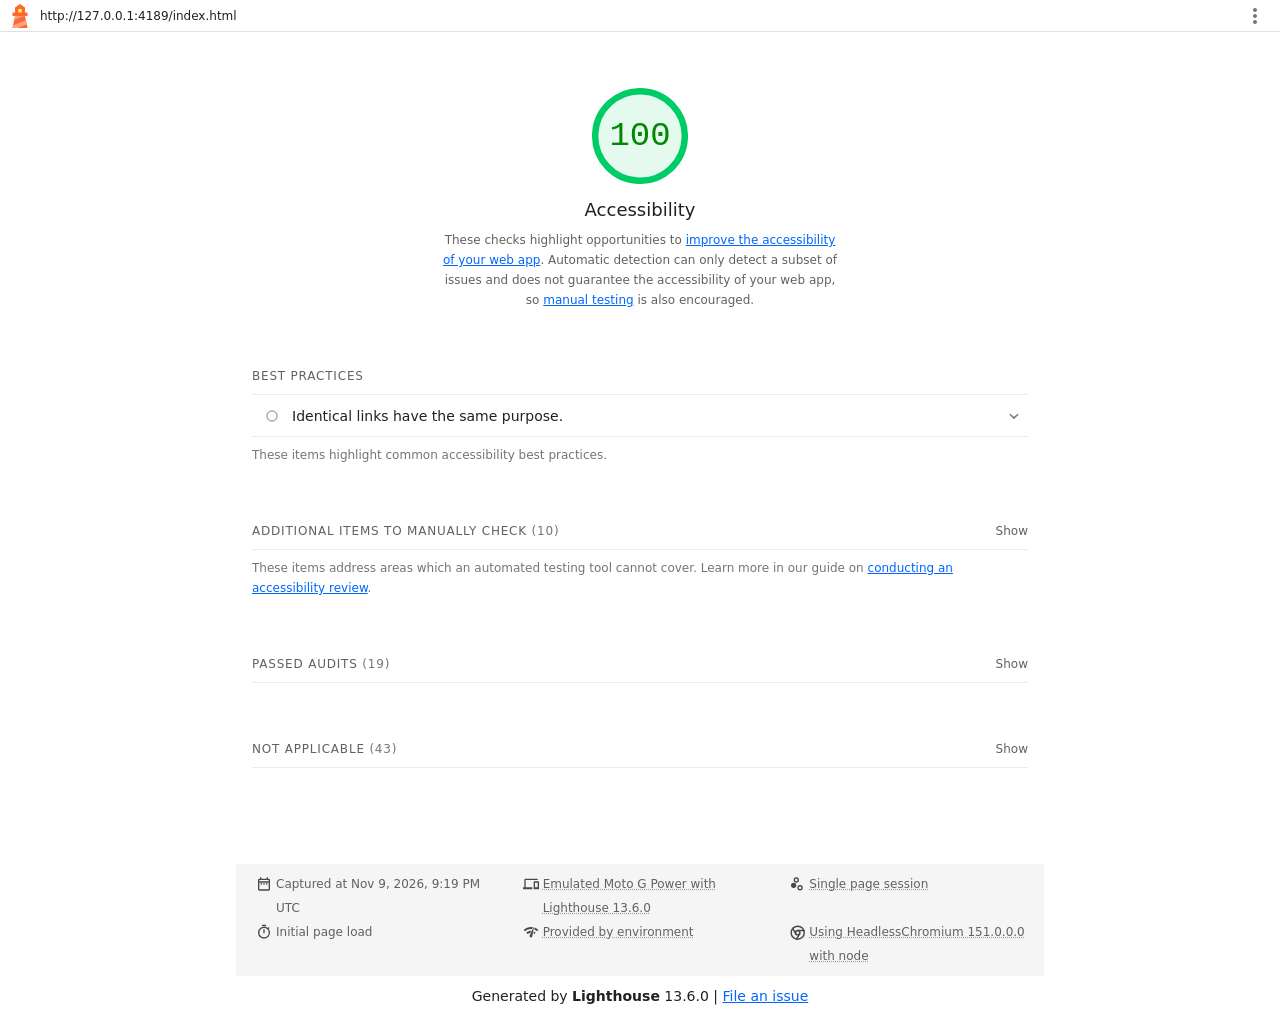
<file: lighthouse/index-accessibility.html>
<!--
@license
Copyright 2018 Google LLC
SPDX-License-Identifier: Apache-2.0
-->
<!doctype html>
<html lang="en">
<head>
  <meta charset="utf-8">
  <meta name="viewport" content="width=device-width, initial-scale=1, minimum-scale=1">
  <link rel="icon" href='data:image/svg+xml;utf8,<svg fill="none" xmlns="http://www.w3.org/2000/svg" viewBox="0 0 48 48"><path d="m14 7 10-7 10 7v10h5v7h-5l5 24H9l5-24H9v-7h5V7Z" fill="%23F63"/><path d="M31.561 24H14l-1.689 8.105L31.561 24ZM18.983 48H9l1.022-4.907L35.723 32.27l1.663 7.98L18.983 48Z" fill="%23FFA385"/><path fill="%23FF3" d="M20.5 10h7v7h-7z"/></svg>'>
  <title>Lighthouse Report</title>
  <style>body {margin: 0}</style>
</head>
<body>
  <noscript>Lighthouse report requires JavaScript. Please enable.</noscript>

  <div id="lh-log"></div>

  <script>window.__LIGHTHOUSE_JSON__ = {"lighthouseVersion":"13.6.0","requestedUrl":"http://127.0.0.1:4189/index.html","mainDocumentUrl":"http://127.0.0.1:4189/index.html","finalDisplayedUrl":"http://127.0.0.1:4189/index.html","finalUrl":"http://127.0.0.1:4189/index.html","fetchTime":"2026-11-09T21:19:00.300Z","gatherMode":"navigation","runWarnings":[],"userAgent":"Mozilla/5.0 (Windows NT 10.0; Win64; x64) AppleWebKit/537.36 (KHTML, like Gecko) HeadlessChrome/151.0.0.0 Safari/537.36","environment":{"networkUserAgent":"Mozilla/5.0 (Linux; Android 11; moto g power (2022)) AppleWebKit/537.36 (KHTML, like Gecko) Chrome/151.0.0.0 Mobile Safari/537.36","hostUserAgent":"Mozilla/5.0 (Windows NT 10.0; Win64; x64) AppleWebKit/537.36 (KHTML, like Gecko) HeadlessChrome/151.0.0.0 Safari/537.36","benchmarkIndex":3873.5,"credits":{"axe-core":"4.14.0"}},"audits":{"accesskeys":{"id":"accesskeys","title":"`[accesskey]` values are unique","description":"Access keys let users quickly focus a part of the page. For proper navigation, each access key must be unique. [Learn more about access keys](https://dequeuniversity.com/rules/axe/4.14/accesskeys).","score":null,"scoreDisplayMode":"notApplicable"},"aria-allowed-attr":{"id":"aria-allowed-attr","title":"`[aria-*]` attributes match their roles","description":"Each ARIA `role` supports a specific subset of `aria-*` attributes. Mismatching these invalidates the `aria-*` attributes. [Learn how to match ARIA attributes to their roles](https://dequeuniversity.com/rules/axe/4.14/aria-allowed-attr).","score":1,"scoreDisplayMode":"binary","details":{"type":"table","headings":[{"key":"node","valueType":"node","subItemsHeading":{"key":"relatedNode","valueType":"node"},"label":"Failing Elements"}],"items":[]}},"aria-allowed-role":{"id":"aria-allowed-role","title":"Uses ARIA roles only on compatible elements","description":"Many HTML elements can only be assigned certain ARIA roles. Using ARIA roles where they are not allowed can interfere with the accessibility of the web page. [Learn more about ARIA roles](https://dequeuniversity.com/rules/axe/4.14/aria-allowed-role).","score":null,"scoreDisplayMode":"notApplicable"},"aria-command-name":{"id":"aria-command-name","title":"`button`, `link`, and `menuitem` elements have accessible names","description":"When an element doesn't have an accessible name, screen readers announce it with a generic name, making it unusable for users who rely on screen readers. [Learn how to make command elements more accessible](https://dequeuniversity.com/rules/axe/4.14/aria-command-name).","score":null,"scoreDisplayMode":"notApplicable"},"aria-conditional-attr":{"id":"aria-conditional-attr","title":"ARIA attributes are used as specified for the element's role","description":"Some ARIA attributes are only allowed on an element under certain conditions. [Learn more about conditional ARIA attributes](https://dequeuniversity.com/rules/axe/4.14/aria-conditional-attr).","score":1,"scoreDisplayMode":"binary","details":{"type":"table","headings":[{"key":"node","valueType":"node","subItemsHeading":{"key":"relatedNode","valueType":"node"},"label":"Failing Elements"}],"items":[]}},"aria-deprecated-role":{"id":"aria-deprecated-role","title":"Deprecated ARIA roles were not used","description":"Deprecated ARIA roles may not be processed correctly by assistive technology. [Learn more about deprecated ARIA roles](https://dequeuniversity.com/rules/axe/4.14/aria-deprecated-role).","score":null,"scoreDisplayMode":"notApplicable"},"aria-dialog-name":{"id":"aria-dialog-name","title":"Elements with `role=\"dialog\"` or `role=\"alertdialog\"` have accessible names.","description":"ARIA dialog elements without accessible names may prevent screen readers users from discerning the purpose of these elements. [Learn how to make ARIA dialog elements more accessible](https://dequeuniversity.com/rules/axe/4.14/aria-dialog-name).","score":null,"scoreDisplayMode":"notApplicable"},"aria-hidden-body":{"id":"aria-hidden-body","title":"`[aria-hidden=\"true\"]` is not present on the document `\u003cbody>`","description":"Assistive technologies, like screen readers, work inconsistently when `aria-hidden=\"true\"` is set on the document `\u003cbody>`. [Learn how `aria-hidden` affects the document body](https://dequeuniversity.com/rules/axe/4.14/aria-hidden-body).","score":1,"scoreDisplayMode":"binary","details":{"type":"table","headings":[{"key":"node","valueType":"node","subItemsHeading":{"key":"relatedNode","valueType":"node"},"label":"Failing Elements"}],"items":[]}},"aria-hidden-focus":{"id":"aria-hidden-focus","title":"`[aria-hidden=\"true\"]` elements do not contain focusable descendents","description":"Focusable descendents within an `[aria-hidden=\"true\"]` element prevent those interactive elements from being available to users of assistive technologies like screen readers. [Learn how `aria-hidden` affects focusable elements](https://dequeuniversity.com/rules/axe/4.14/aria-hidden-focus).","score":null,"scoreDisplayMode":"notApplicable"},"aria-input-field-name":{"id":"aria-input-field-name","title":"ARIA input fields have accessible names","description":"When an input field doesn't have an accessible name, screen readers announce it with a generic name, making it unusable for users who rely on screen readers. [Learn more about input field labels](https://dequeuniversity.com/rules/axe/4.14/aria-input-field-name).","score":null,"scoreDisplayMode":"notApplicable"},"aria-meter-name":{"id":"aria-meter-name","title":"ARIA `meter` elements have accessible names","description":"When a meter element doesn't have an accessible name, screen readers announce it with a generic name, making it unusable for users who rely on screen readers. [Learn how to name `meter` elements](https://dequeuniversity.com/rules/axe/4.14/aria-meter-name).","score":null,"scoreDisplayMode":"notApplicable"},"aria-progressbar-name":{"id":"aria-progressbar-name","title":"ARIA `progressbar` elements have accessible names","description":"When a `progressbar` element doesn't have an accessible name, screen readers announce it with a generic name, making it unusable for users who rely on screen readers. [Learn how to label `progressbar` elements](https://dequeuniversity.com/rules/axe/4.14/aria-progressbar-name).","score":null,"scoreDisplayMode":"notApplicable"},"aria-prohibited-attr":{"id":"aria-prohibited-attr","title":"Elements use only permitted ARIA attributes","description":"Using ARIA attributes in roles where they are prohibited can mean that important information is not communicated to users of assistive technologies. [Learn more about prohibited ARIA roles](https://dequeuniversity.com/rules/axe/4.14/aria-prohibited-attr).","score":1,"scoreDisplayMode":"binary","details":{"type":"table","headings":[{"key":"node","valueType":"node","subItemsHeading":{"key":"relatedNode","valueType":"node"},"label":"Failing Elements"}],"items":[]}},"aria-required-attr":{"id":"aria-required-attr","title":"`[role]`s have all required `[aria-*]` attributes","description":"Some ARIA roles have required attributes that describe the state of the element to screen readers. [Learn more about roles and required attributes](https://dequeuniversity.com/rules/axe/4.14/aria-required-attr).","score":null,"scoreDisplayMode":"notApplicable"},"aria-required-children":{"id":"aria-required-children","title":"Elements with an ARIA `[role]` that require children to contain a specific `[role]` have all required children.","description":"Some ARIA parent roles must contain specific child roles to perform their intended accessibility functions. [Learn more about roles and required children elements](https://dequeuniversity.com/rules/axe/4.14/aria-required-children).","score":null,"scoreDisplayMode":"notApplicable"},"aria-required-parent":{"id":"aria-required-parent","title":"`[role]`s are contained by their required parent element","description":"Some ARIA child roles must be contained by specific parent roles to properly perform their intended accessibility functions. [Learn more about ARIA roles and required parent element](https://dequeuniversity.com/rules/axe/4.14/aria-required-parent).","score":null,"scoreDisplayMode":"notApplicable"},"aria-roles":{"id":"aria-roles","title":"`[role]` values are valid","description":"ARIA roles must have valid values in order to perform their intended accessibility functions. [Learn more about valid ARIA roles](https://dequeuniversity.com/rules/axe/4.14/aria-roles).","score":null,"scoreDisplayMode":"notApplicable"},"aria-text":{"id":"aria-text","title":"Elements with the `role=text` attribute do not have focusable descendents.","description":"Adding `role=text` around a text node split by markup enables VoiceOver to treat it as one phrase, but the element's focusable descendents will not be announced. [Learn more about the `role=text` attribute](https://dequeuniversity.com/rules/axe/4.14/aria-text).","score":null,"scoreDisplayMode":"notApplicable"},"aria-toggle-field-name":{"id":"aria-toggle-field-name","title":"ARIA toggle fields have accessible names","description":"When a toggle field doesn't have an accessible name, screen readers announce it with a generic name, making it unusable for users who rely on screen readers. [Learn more about toggle fields](https://dequeuniversity.com/rules/axe/4.14/aria-toggle-field-name).","score":null,"scoreDisplayMode":"notApplicable"},"aria-tooltip-name":{"id":"aria-tooltip-name","title":"ARIA `tooltip` elements have accessible names","description":"When a tooltip element doesn't have an accessible name, screen readers announce it with a generic name, making it unusable for users who rely on screen readers. [Learn how to name `tooltip` elements](https://dequeuniversity.com/rules/axe/4.14/aria-tooltip-name).","score":null,"scoreDisplayMode":"notApplicable"},"aria-treeitem-name":{"id":"aria-treeitem-name","title":"ARIA `treeitem` elements have accessible names","description":"When a `treeitem` element doesn't have an accessible name, screen readers announce it with a generic name, making it unusable for users who rely on screen readers. [Learn more about labeling `treeitem` elements](https://dequeuniversity.com/rules/axe/4.14/aria-treeitem-name).","score":null,"scoreDisplayMode":"notApplicable"},"aria-valid-attr-value":{"id":"aria-valid-attr-value","title":"`[aria-*]` attributes have valid values","description":"Assistive technologies, like screen readers, can't interpret ARIA attributes with invalid values. [Learn more about valid values for ARIA attributes](https://dequeuniversity.com/rules/axe/4.14/aria-valid-attr-value).","score":1,"scoreDisplayMode":"binary","details":{"type":"table","headings":[{"key":"node","valueType":"node","subItemsHeading":{"key":"relatedNode","valueType":"node"},"label":"Failing Elements"}],"items":[]}},"aria-valid-attr":{"id":"aria-valid-attr","title":"`[aria-*]` attributes are valid and not misspelled","description":"Assistive technologies, like screen readers, can't interpret ARIA attributes with invalid names. [Learn more about valid ARIA attributes](https://dequeuniversity.com/rules/axe/4.14/aria-valid-attr).","score":1,"scoreDisplayMode":"binary","details":{"type":"table","headings":[{"key":"node","valueType":"node","subItemsHeading":{"key":"relatedNode","valueType":"node"},"label":"Failing Elements"}],"items":[]}},"button-name":{"id":"button-name","title":"Buttons have an accessible name","description":"When a button doesn't have an accessible name, screen readers announce it as \"button\", making it unusable for users who rely on screen readers. [Learn how to make buttons more accessible](https://dequeuniversity.com/rules/axe/4.14/button-name).","score":1,"scoreDisplayMode":"binary","details":{"type":"table","headings":[{"key":"node","valueType":"node","subItemsHeading":{"key":"relatedNode","valueType":"node"},"label":"Failing Elements"}],"items":[]}},"bypass":{"id":"bypass","title":"The page contains a heading, skip link, or landmark region","description":"Adding ways to bypass repetitive content lets keyboard users navigate the page more efficiently. [Learn more about bypass blocks](https://dequeuniversity.com/rules/axe/4.14/bypass).","score":null,"scoreDisplayMode":"notApplicable"},"color-contrast":{"id":"color-contrast","title":"Background and foreground colors have a sufficient contrast ratio","description":"Low-contrast text is difficult or impossible for many users to read. [Learn how to provide sufficient color contrast](https://dequeuniversity.com/rules/axe/4.14/color-contrast).","score":1,"scoreDisplayMode":"binary","details":{"type":"table","headings":[{"key":"node","valueType":"node","subItemsHeading":{"key":"relatedNode","valueType":"node"},"label":"Failing Elements"}],"items":[]}},"definition-list":{"id":"definition-list","title":"`\u003cdl>`'s contain only properly-ordered `\u003cdt>` and `\u003cdd>` groups, `\u003cscript>`, `\u003ctemplate>` or `\u003cdiv>` elements.","description":"When definition lists are not properly marked up, screen readers may produce confusing or inaccurate output. [Learn how to structure definition lists correctly](https://dequeuniversity.com/rules/axe/4.14/definition-list).","score":null,"scoreDisplayMode":"notApplicable"},"dlitem":{"id":"dlitem","title":"Definition list items are wrapped in `\u003cdl>` elements","description":"Definition list items (`\u003cdt>` and `\u003cdd>`) must be wrapped in a parent `\u003cdl>` element to ensure that screen readers can properly announce them. [Learn how to structure definition lists correctly](https://dequeuniversity.com/rules/axe/4.14/dlitem).","score":null,"scoreDisplayMode":"notApplicable"},"document-title":{"id":"document-title","title":"Document has a `\u003ctitle>` element","description":"The title gives screen reader users an overview of the page, and search engine users rely on it heavily to determine if a page is relevant to their search. [Learn more about document titles](https://dequeuniversity.com/rules/axe/4.14/document-title).","score":1,"scoreDisplayMode":"binary","details":{"type":"table","headings":[{"key":"node","valueType":"node","subItemsHeading":{"key":"relatedNode","valueType":"node"},"label":"Failing Elements"}],"items":[]}},"duplicate-id-aria":{"id":"duplicate-id-aria","title":"ARIA IDs are unique","description":"The value of an ARIA ID must be unique to prevent other instances from being overlooked by assistive technologies. [Learn how to fix duplicate ARIA IDs](https://dequeuniversity.com/rules/axe/4.14/duplicate-id-aria).","score":null,"scoreDisplayMode":"notApplicable"},"empty-heading":{"id":"empty-heading","title":"All heading elements contain content.","description":"A heading with no content or inaccessible text prevent screen reader users from accessing information on the page's structure. [Learn more about headings](https://dequeuniversity.com/rules/axe/4.14/empty-heading).","score":null,"scoreDisplayMode":"notApplicable"},"form-field-multiple-labels":{"id":"form-field-multiple-labels","title":"No form fields have multiple labels","description":"Form fields with multiple labels can be confusingly announced by assistive technologies like screen readers which use either the first, the last, or all of the labels. [Learn how to use form labels](https://dequeuniversity.com/rules/axe/4.14/form-field-multiple-labels).","score":null,"scoreDisplayMode":"notApplicable"},"frame-title":{"id":"frame-title","title":"`\u003cframe>` or `\u003ciframe>` elements have a title","description":"Screen reader users rely on frame titles to describe the contents of frames. [Learn more about frame titles](https://dequeuniversity.com/rules/axe/4.14/frame-title).","score":null,"scoreDisplayMode":"notApplicable"},"heading-order":{"id":"heading-order","title":"Heading elements appear in a sequentially-descending order","description":"Properly ordered headings that do not skip levels convey the semantic structure of the page, making it easier to navigate and understand when using assistive technologies. [Learn more about heading order](https://dequeuniversity.com/rules/axe/4.14/heading-order).","score":1,"scoreDisplayMode":"binary","details":{"type":"table","headings":[{"key":"node","valueType":"node","subItemsHeading":{"key":"relatedNode","valueType":"node"},"label":"Failing Elements"}],"items":[]}},"html-has-lang":{"id":"html-has-lang","title":"`\u003chtml>` element has a `[lang]` attribute","description":"If a page doesn't specify a `lang` attribute, a screen reader assumes that the page is in the default language that the user chose when setting up the screen reader. If the page isn't actually in the default language, then the screen reader might not announce the page's text correctly. [Learn more about the `lang` attribute](https://dequeuniversity.com/rules/axe/4.14/html-has-lang).","score":1,"scoreDisplayMode":"binary","details":{"type":"table","headings":[{"key":"node","valueType":"node","subItemsHeading":{"key":"relatedNode","valueType":"node"},"label":"Failing Elements"}],"items":[]}},"html-lang-valid":{"id":"html-lang-valid","title":"`\u003chtml>` element has a valid value for its `[lang]` attribute","description":"Specifying a valid [BCP 47 language](https://www.w3.org/International/questions/qa-choosing-language-tags#question) helps screen readers announce text properly. [Learn how to use the `lang` attribute](https://dequeuniversity.com/rules/axe/4.14/html-lang-valid).","score":1,"scoreDisplayMode":"binary","details":{"type":"table","headings":[{"key":"node","valueType":"node","subItemsHeading":{"key":"relatedNode","valueType":"node"},"label":"Failing Elements"}],"items":[]}},"html-xml-lang-mismatch":{"id":"html-xml-lang-mismatch","title":"`\u003chtml>` element has an `[xml:lang]` attribute with the same base language as the `[lang]` attribute.","description":"If the webpage does not specify a consistent language, then the screen reader might not announce the page's text correctly. [Learn more about the `lang` attribute](https://dequeuniversity.com/rules/axe/4.14/html-xml-lang-mismatch).","score":null,"scoreDisplayMode":"notApplicable"},"identical-links-same-purpose":{"id":"identical-links-same-purpose","title":"Identical links have the same purpose.","description":"Links with the same destination should have the same description, to help users understand the link's purpose and decide whether to follow it. [Learn more about identical links](https://dequeuniversity.com/rules/axe/4.14/identical-links-same-purpose).","score":1,"scoreDisplayMode":"informative","details":{"type":"table","headings":[{"key":"node","valueType":"node","subItemsHeading":{"key":"relatedNode","valueType":"node"},"label":"Failing Elements"}],"items":[{"node":{"type":"node","lhId":"1-2-A","path":"1,HTML,1,BODY,2,MAIN,2,SECTION,0,DIV,1,DIV,0,ARTICLE,1,DIV,3,A","selector":"div.products__grid > article.product-card > div.product-card__content > a.button","boundingRect":{"top":1871,"bottom":1927,"left":39,"right":179,"width":140,"height":56},"snippet":"\u003ca class=\"button button--secondary\" href=\"product.html?product=phone-pro\">","nodeLabel":"Подробнее","explanation":"Fix all of the following:\n  Check that links have the same purpose, or are intentionally ambiguous."},"subItems":{"type":"subitems","items":[{"relatedNode":{"type":"node","lhId":"1-3-A","path":"1,HTML,1,BODY,2,MAIN,2,SECTION,0,DIV,1,DIV,1,ARTICLE,1,DIV,3,A","selector":"div.products__grid > article.product-card > div.product-card__content > a.button","boundingRect":{"top":2371,"bottom":2427,"left":39,"right":179,"width":140,"height":56},"snippet":"\u003ca class=\"button button--secondary\" href=\"product.html?product=laptop-air\">","nodeLabel":"Подробнее"}},{"relatedNode":{"type":"node","lhId":"1-4-A","path":"1,HTML,1,BODY,2,MAIN,2,SECTION,0,DIV,1,DIV,2,ARTICLE,1,DIV,3,A","selector":"div.products__grid > article.product-card > div.product-card__content > a.button","boundingRect":{"top":2897,"bottom":2952,"left":39,"right":179,"width":140,"height":56},"snippet":"\u003ca class=\"button button--secondary\" href=\"product.html?product=sound-pro\">","nodeLabel":"Подробнее"}}]}}],"debugData":{"type":"debugdata","impact":"minor","tags":["cat.semantics","wcag2aaa","wcag249"]}}},"image-alt":{"id":"image-alt","title":"Image elements have `[alt]` attributes","description":"Informative elements should aim for short, descriptive alternate text. Decorative elements can be ignored with an empty alt attribute. [Learn more about the `alt` attribute](https://dequeuniversity.com/rules/axe/4.14/image-alt).","score":1,"scoreDisplayMode":"binary","details":{"type":"table","headings":[{"key":"node","valueType":"node","subItemsHeading":{"key":"relatedNode","valueType":"node"},"label":"Failing Elements"}],"items":[]}},"image-redundant-alt":{"id":"image-redundant-alt","title":"Image elements do not have `[alt]` attributes that are redundant text.","description":"Informative elements should aim for short, descriptive alternative text. Alternative text that is exactly the same as the text adjacent to the link or image is potentially confusing for screen reader users, because the text will be read twice. [Learn more about the `alt` attribute](https://dequeuniversity.com/rules/axe/4.14/image-redundant-alt).","score":null,"scoreDisplayMode":"notApplicable"},"input-button-name":{"id":"input-button-name","title":"Input buttons have discernible text.","description":"Adding discernable and accessible text to input buttons may help screen reader users understand the purpose of the input button. [Learn more about input buttons](https://dequeuniversity.com/rules/axe/4.14/input-button-name).","score":null,"scoreDisplayMode":"notApplicable"},"input-image-alt":{"id":"input-image-alt","title":"`\u003cinput type=\"image\">` elements have `[alt]` text","description":"When an image is being used as an `\u003cinput>` button, providing alternative text can help screen reader users understand the purpose of the button. [Learn about input image alt text](https://dequeuniversity.com/rules/axe/4.14/input-image-alt).","score":null,"scoreDisplayMode":"notApplicable"},"label-content-name-mismatch":{"id":"label-content-name-mismatch","title":"Elements with visible text labels have matching accessible names.","description":"Visible text labels that do not match the accessible name can result in a confusing experience for screen reader users. [Learn more about accessible names](https://dequeuniversity.com/rules/axe/4.14/label-content-name-mismatch).","score":null,"scoreDisplayMode":"notApplicable"},"label":{"id":"label","title":"Form elements have associated labels","description":"Labels ensure that form controls are announced properly by assistive technologies, like screen readers. [Learn more about form element labels](https://dequeuniversity.com/rules/axe/4.14/label).","score":null,"scoreDisplayMode":"notApplicable"},"landmark-one-main":{"id":"landmark-one-main","title":"Document has a main landmark.","description":"One main landmark helps screen reader users navigate a web page. [Learn more about landmarks](https://dequeuniversity.com/rules/axe/4.14/landmark-one-main).","score":1,"scoreDisplayMode":"binary","details":{"type":"table","headings":[{"key":"node","valueType":"node","subItemsHeading":{"key":"relatedNode","valueType":"node"},"label":"Failing Elements"}],"items":[]}},"link-name":{"id":"link-name","title":"Links have a discernible name","description":"Link text (and alternate text for images, when used as links) that is discernible, unique, and focusable improves the navigation experience for screen reader users. [Learn how to make links accessible](https://dequeuniversity.com/rules/axe/4.14/link-name).","score":1,"scoreDisplayMode":"binary","details":{"type":"table","headings":[{"key":"node","valueType":"node","subItemsHeading":{"key":"relatedNode","valueType":"node"},"label":"Failing Elements"}],"items":[]}},"link-in-text-block":{"id":"link-in-text-block","title":"Links are distinguishable without relying on color.","description":"Low-contrast text is difficult or impossible for many users to read. Link text that is discernible improves the experience for users with low vision. [Learn how to make links distinguishable](https://dequeuniversity.com/rules/axe/4.14/link-in-text-block).","score":null,"scoreDisplayMode":"notApplicable"},"list":{"id":"list","title":"Lists contain only `\u003cli>` elements and script supporting elements (`\u003cscript>` and `\u003ctemplate>`).","description":"Screen readers have a specific way of announcing lists. Ensuring proper list structure aids screen reader output. [Learn more about proper list structure](https://dequeuniversity.com/rules/axe/4.14/list).","score":null,"scoreDisplayMode":"notApplicable"},"listitem":{"id":"listitem","title":"List items (`\u003cli>`) are contained within `\u003cul>`, `\u003col>` or `\u003cmenu>` parent elements","description":"Screen readers require list items (`\u003cli>`) to be contained within a parent `\u003cul>`, `\u003col>` or `\u003cmenu>` to be announced properly. [Learn more about proper list structure](https://dequeuniversity.com/rules/axe/4.14/listitem).","score":null,"scoreDisplayMode":"notApplicable"},"meta-refresh":{"id":"meta-refresh","title":"The document does not use `\u003cmeta http-equiv=\"refresh\">`","description":"Users do not expect a page to refresh automatically, and doing so will move focus back to the top of the page. This may create a frustrating or confusing experience. [Learn more about the refresh meta tag](https://dequeuniversity.com/rules/axe/4.14/meta-refresh).","score":null,"scoreDisplayMode":"notApplicable"},"meta-viewport":{"id":"meta-viewport","title":"`[user-scalable=\"no\"]` is not used in the `\u003cmeta name=\"viewport\">` element and the `[maximum-scale]` attribute is not less than 5.","description":"Disabling zooming is problematic for users with low vision who rely on screen magnification to properly see the contents of a web page. [Learn more about the viewport meta tag](https://dequeuniversity.com/rules/axe/4.14/meta-viewport).","score":1,"scoreDisplayMode":"binary","details":{"type":"table","headings":[{"key":"node","valueType":"node","subItemsHeading":{"key":"relatedNode","valueType":"node"},"label":"Failing Elements"}],"items":[]}},"object-alt":{"id":"object-alt","title":"`\u003cobject>` elements have alternate text","description":"Screen readers cannot translate non-text content. Adding alternate text to `\u003cobject>` elements helps screen readers convey meaning to users. [Learn more about alt text for `object` elements](https://dequeuniversity.com/rules/axe/4.14/object-alt).","score":null,"scoreDisplayMode":"notApplicable"},"select-name":{"id":"select-name","title":"Select elements have associated label elements.","description":"Form elements without effective labels can create frustrating experiences for screen reader users. [Learn more about the `select` element](https://dequeuniversity.com/rules/axe/4.14/select-name).","score":null,"scoreDisplayMode":"notApplicable"},"skip-link":{"id":"skip-link","title":"Skip links are focusable.","description":"Including a skip link can help users skip to the main content to save time. [Learn more about skip links](https://dequeuniversity.com/rules/axe/4.14/skip-link).","score":1,"scoreDisplayMode":"binary","details":{"type":"table","headings":[{"key":"node","valueType":"node","subItemsHeading":{"key":"relatedNode","valueType":"node"},"label":"Failing Elements"}],"items":[]}},"tabindex":{"id":"tabindex","title":"No element has a `[tabindex]` value greater than 0","description":"A value greater than 0 implies an explicit navigation ordering. Although technically valid, this often creates frustrating experiences for users who rely on assistive technologies. [Learn more about the `tabindex` attribute](https://dequeuniversity.com/rules/axe/4.14/tabindex).","score":1,"scoreDisplayMode":"binary","details":{"type":"table","headings":[{"key":"node","valueType":"node","subItemsHeading":{"key":"relatedNode","valueType":"node"},"label":"Failing Elements"}],"items":[]}},"table-duplicate-name":{"id":"table-duplicate-name","title":"Tables have different content in the summary attribute and `\u003ccaption>`.","description":"The summary attribute should describe the table structure, while `\u003ccaption>` should have the onscreen title. Accurate table mark-up helps users of screen readers. [Learn more about summary and caption](https://dequeuniversity.com/rules/axe/4.14/table-duplicate-name).","score":null,"scoreDisplayMode":"notApplicable"},"table-fake-caption":{"id":"table-fake-caption","title":"Tables use `\u003ccaption>` instead of cells with the `[colspan]` attribute to indicate a caption.","description":"Screen readers have features to make navigating tables easier. Ensuring that tables use the actual caption element instead of cells with the `[colspan]` attribute may improve the experience for screen reader users. [Learn more about captions](https://dequeuniversity.com/rules/axe/4.14/table-fake-caption).","score":null,"scoreDisplayMode":"notApplicable"},"target-size":{"id":"target-size","title":"Touch targets have sufficient size and spacing.","description":"Touch targets with sufficient size and spacing help users who may have difficulty targeting small controls to activate the targets. [Learn more about touch targets](https://dequeuniversity.com/rules/axe/4.14/target-size).","score":1,"scoreDisplayMode":"binary","details":{"type":"table","headings":[{"key":"node","valueType":"node","subItemsHeading":{"key":"relatedNode","valueType":"node"},"label":"Failing Elements"}],"items":[]}},"td-has-header":{"id":"td-has-header","title":"`\u003ctd>` elements in a large `\u003ctable>` have one or more table headers.","description":"Screen readers have features to make navigating tables easier. Ensuring that `\u003ctd>` elements in a large table (3 or more cells in width and height) have an associated table header may improve the experience for screen reader users. [Learn more about table headers](https://dequeuniversity.com/rules/axe/4.14/td-has-header).","score":null,"scoreDisplayMode":"notApplicable"},"td-headers-attr":{"id":"td-headers-attr","title":"Cells in a `\u003ctable>` element that use the `[headers]` attribute refer to table cells within the same table.","description":"Screen readers have features to make navigating tables easier. Ensuring `\u003ctd>` cells using the `[headers]` attribute only refer to other cells in the same table may improve the experience for screen reader users. [Learn more about the `headers` attribute](https://dequeuniversity.com/rules/axe/4.14/td-headers-attr).","score":null,"scoreDisplayMode":"notApplicable"},"th-has-data-cells":{"id":"th-has-data-cells","title":"`\u003cth>` elements and elements with `[role=\"columnheader\"/\"rowheader\"]` have data cells they describe.","description":"Screen readers have features to make navigating tables easier. Ensuring table headers always refer to some set of cells may improve the experience for screen reader users. [Learn more about table headers](https://dequeuniversity.com/rules/axe/4.14/th-has-data-cells).","score":null,"scoreDisplayMode":"notApplicable"},"valid-lang":{"id":"valid-lang","title":"`[lang]` attributes have a valid value","description":"Specifying a valid [BCP 47 language](https://www.w3.org/International/questions/qa-choosing-language-tags#question) on elements helps ensure that text is pronounced correctly by a screen reader. [Learn how to use the `lang` attribute](https://dequeuniversity.com/rules/axe/4.14/valid-lang).","score":null,"scoreDisplayMode":"notApplicable"},"video-caption":{"id":"video-caption","title":"`\u003cvideo>` elements contain a `\u003ctrack>` element with `[kind=\"captions\"]`","description":"When a video provides a caption it is easier for deaf and hearing impaired users to access its information. [Learn more about video captions](https://dequeuniversity.com/rules/axe/4.14/video-caption).","score":null,"scoreDisplayMode":"notApplicable"},"custom-controls-labels":{"id":"custom-controls-labels","title":"Custom controls have associated labels","description":"Custom interactive controls have associated labels, provided by aria-label or aria-labelledby. [Learn more about custom controls and labels](https://developer.chrome.com/docs/lighthouse/accessibility/custom-controls-labels/).","score":null,"scoreDisplayMode":"manual"},"custom-controls-roles":{"id":"custom-controls-roles","title":"Custom controls have ARIA roles","description":"Custom interactive controls have appropriate ARIA roles. [Learn how to add roles to custom controls](https://developer.chrome.com/docs/lighthouse/accessibility/custom-control-roles/).","score":null,"scoreDisplayMode":"manual"},"focus-traps":{"id":"focus-traps","title":"User focus is not accidentally trapped in a region","description":"A user can tab into and out of any control or region without accidentally trapping their focus. [Learn how to avoid focus traps](https://developer.chrome.com/docs/lighthouse/accessibility/focus-traps/).","score":null,"scoreDisplayMode":"manual"},"focusable-controls":{"id":"focusable-controls","title":"Interactive controls are keyboard focusable","description":"Custom interactive controls are keyboard focusable and display a focus indicator. [Learn how to make custom controls focusable](https://developer.chrome.com/docs/lighthouse/accessibility/focusable-controls/).","score":null,"scoreDisplayMode":"manual"},"interactive-element-affordance":{"id":"interactive-element-affordance","title":"Interactive elements indicate their purpose and state","description":"Interactive elements, such as links and buttons, should indicate their state and be distinguishable from non-interactive elements. [Learn how to decorate interactive elements with affordance hints](https://developer.chrome.com/docs/lighthouse/accessibility/interactive-element-affordance/).","score":null,"scoreDisplayMode":"manual"},"logical-tab-order":{"id":"logical-tab-order","title":"The page has a logical tab order","description":"Tabbing through the page follows the visual layout. Users cannot focus elements that are offscreen. [Learn more about logical tab ordering](https://developer.chrome.com/docs/lighthouse/accessibility/logical-tab-order/).","score":null,"scoreDisplayMode":"manual"},"managed-focus":{"id":"managed-focus","title":"The user's focus is directed to new content added to the page","description":"If new content, such as a dialog, is added to the page, the user's focus is directed to it. [Learn how to direct focus to new content](https://developer.chrome.com/docs/lighthouse/accessibility/managed-focus/).","score":null,"scoreDisplayMode":"manual"},"offscreen-content-hidden":{"id":"offscreen-content-hidden","title":"Offscreen content is hidden from assistive technology","description":"Offscreen content is hidden with display: none or aria-hidden=true. [Learn how to properly hide offscreen content](https://developer.chrome.com/docs/lighthouse/accessibility/offscreen-content-hidden/).","score":null,"scoreDisplayMode":"manual"},"use-landmarks":{"id":"use-landmarks","title":"HTML5 landmark elements are used to improve navigation","description":"Landmark elements (`\u003cmain>`, `\u003cnav>`, etc.) are used to improve the keyboard navigation of the page for assistive technology. [Learn more about landmark elements](https://developer.chrome.com/docs/lighthouse/accessibility/use-landmarks/).","score":null,"scoreDisplayMode":"manual"},"visual-order-follows-dom":{"id":"visual-order-follows-dom","title":"Visual order on the page follows DOM order","description":"DOM order matches the visual order, improving navigation for assistive technology. [Learn more about DOM and visual ordering](https://developer.chrome.com/docs/lighthouse/accessibility/visual-order-follows-dom/).","score":null,"scoreDisplayMode":"manual"},"autocomplete-valid":{"id":"autocomplete-valid","title":"`autocomplete` attributes are used correctly","description":"The `autocomplete` attribute values must be valid and correctly applied for screen readers to function correctly. [Learn more about valid autocomplete values](https://dequeuniversity.com/rules/axe/4.14/autocomplete-valid).","score":null,"scoreDisplayMode":"notApplicable"},"presentation-role-conflict":{"id":"presentation-role-conflict","title":"Elements with `role=\"none\"` or `role=\"presentation\"` do not have conflicts","description":"There are certain cases where the semantic role of an element with `role=\"none\"` or `role=\"presentation\"` does not resolve to none or presentation. To ensure the element remains removed from the accessibility tree, you should not add any global ARIA attributes to the element or make it focusable. [Learn more about presentation role conflict](https://dequeuniversity.com/rules/axe/4.14/presentation-role-conflict).","score":null,"scoreDisplayMode":"notApplicable"},"svg-img-alt":{"id":"svg-img-alt","title":"SVG elements with an `img` role have an accessible text alternative","description":"Ensures SVG elements with an `img`, `graphics-document` or `graphics-symbol` role have an accessible text alternative. [Learn more about SVG alt text](https://dequeuniversity.com/rules/axe/4.14/svg-img-alt).","score":null,"scoreDisplayMode":"notApplicable"}},"configSettings":{"output":["html","json"],"maxWaitForFcp":30000,"maxWaitForLoad":45000,"pauseAfterFcpMs":5250,"pauseAfterLoadMs":5250,"networkQuietThresholdMs":5250,"cpuQuietThresholdMs":5250,"formFactor":"mobile","throttling":{"rttMs":150,"throughputKbps":1638.4,"requestLatencyMs":562.5,"downloadThroughputKbps":1474.5600000000002,"uploadThroughputKbps":675,"cpuSlowdownMultiplier":4},"throttlingMethod":"provided","screenEmulation":{"mobile":true,"width":360,"height":800,"deviceScaleFactor":1,"disabled":false},"emulatedUserAgent":"Mozilla/5.0 (Linux; Android 11; moto g power (2022)) AppleWebKit/537.36 (KHTML, like Gecko) Chrome/136.0.0.0 Mobile Safari/537.36","auditMode":false,"gatherMode":false,"clearStorageTypes":["file_systems","shader_cache","service_workers","cache_storage"],"disableStorageReset":false,"debugNavigation":false,"channel":"node","usePassiveGathering":false,"disableFullPageScreenshot":false,"skipAboutBlank":false,"blankPage":"about:blank","ignoreStatusCode":false,"locale":"en-US","blockedUrlPatterns":null,"additionalTraceCategories":null,"extraHeaders":null,"precomputedLanternData":null,"onlyAudits":null,"onlyCategories":["accessibility"],"skipAudits":null},"categories":{"accessibility":{"title":"Accessibility","description":"These checks highlight opportunities to [improve the accessibility of your web app](https://developer.chrome.com/docs/lighthouse/accessibility/). Automatic detection can only detect a subset of issues and does not guarantee the accessibility of your web app, so [manual testing](https://web.dev/articles/how-to-review) is also encouraged.","manualDescription":"These items address areas which an automated testing tool cannot cover. Learn more in our guide on [conducting an accessibility review](https://web.dev/articles/how-to-review).","supportedModes":["navigation","snapshot"],"auditRefs":[{"id":"accesskeys","weight":0,"group":"a11y-navigation"},{"id":"aria-allowed-attr","weight":10,"group":"a11y-aria"},{"id":"aria-command-name","weight":0,"group":"a11y-aria"},{"id":"aria-conditional-attr","weight":7,"group":"a11y-aria"},{"id":"aria-deprecated-role","weight":0,"group":"a11y-aria"},{"id":"aria-dialog-name","weight":0,"group":"a11y-aria"},{"id":"aria-hidden-body","weight":10,"group":"a11y-aria"},{"id":"aria-hidden-focus","weight":0,"group":"a11y-aria"},{"id":"aria-input-field-name","weight":0,"group":"a11y-aria"},{"id":"aria-meter-name","weight":0,"group":"a11y-aria"},{"id":"aria-progressbar-name","weight":0,"group":"a11y-aria"},{"id":"aria-prohibited-attr","weight":7,"group":"a11y-aria"},{"id":"aria-required-attr","weight":0,"group":"a11y-aria"},{"id":"aria-required-children","weight":0,"group":"a11y-aria"},{"id":"aria-required-parent","weight":0,"group":"a11y-aria"},{"id":"aria-roles","weight":0,"group":"a11y-aria"},{"id":"aria-text","weight":0,"group":"a11y-aria"},{"id":"aria-toggle-field-name","weight":0,"group":"a11y-aria"},{"id":"aria-tooltip-name","weight":0,"group":"a11y-aria"},{"id":"aria-treeitem-name","weight":0,"group":"a11y-aria"},{"id":"aria-valid-attr-value","weight":10,"group":"a11y-aria"},{"id":"aria-valid-attr","weight":10,"group":"a11y-aria"},{"id":"button-name","weight":10,"group":"a11y-names-labels"},{"id":"bypass","weight":0,"group":"a11y-navigation"},{"id":"color-contrast","weight":7,"group":"a11y-color-contrast"},{"id":"definition-list","weight":0,"group":"a11y-tables-lists"},{"id":"dlitem","weight":0,"group":"a11y-tables-lists"},{"id":"document-title","weight":7,"group":"a11y-names-labels"},{"id":"duplicate-id-aria","weight":0,"group":"a11y-aria"},{"id":"form-field-multiple-labels","weight":0,"group":"a11y-names-labels"},{"id":"frame-title","weight":0,"group":"a11y-names-labels"},{"id":"heading-order","weight":3,"group":"a11y-navigation"},{"id":"html-has-lang","weight":7,"group":"a11y-language"},{"id":"html-lang-valid","weight":7,"group":"a11y-language"},{"id":"html-xml-lang-mismatch","weight":0,"group":"a11y-language"},{"id":"image-alt","weight":10,"group":"a11y-names-labels"},{"id":"input-button-name","weight":0,"group":"a11y-names-labels"},{"id":"input-image-alt","weight":0,"group":"a11y-names-labels"},{"id":"label","weight":0,"group":"a11y-names-labels"},{"id":"link-in-text-block","weight":0,"group":"a11y-color-contrast"},{"id":"link-name","weight":7,"group":"a11y-names-labels"},{"id":"list","weight":0,"group":"a11y-tables-lists"},{"id":"listitem","weight":0,"group":"a11y-tables-lists"},{"id":"meta-refresh","weight":0,"group":"a11y-best-practices"},{"id":"meta-viewport","weight":10,"group":"a11y-best-practices"},{"id":"object-alt","weight":0,"group":"a11y-names-labels"},{"id":"select-name","weight":0,"group":"a11y-names-labels"},{"id":"skip-link","weight":3,"group":"a11y-names-labels"},{"id":"tabindex","weight":7,"group":"a11y-navigation"},{"id":"target-size","weight":7,"group":"a11y-best-practices"},{"id":"td-headers-attr","weight":0,"group":"a11y-tables-lists"},{"id":"th-has-data-cells","weight":0,"group":"a11y-tables-lists"},{"id":"valid-lang","weight":0,"group":"a11y-language"},{"id":"video-caption","weight":0,"group":"a11y-audio-video"},{"id":"landmark-one-main","weight":3,"group":"a11y-best-practices"},{"id":"autocomplete-valid","weight":0,"group":"a11y-best-practices"},{"id":"presentation-role-conflict","weight":0,"group":"a11y-best-practices"},{"id":"svg-img-alt","weight":0,"group":"a11y-best-practices"},{"id":"focusable-controls","weight":0},{"id":"interactive-element-affordance","weight":0},{"id":"logical-tab-order","weight":0},{"id":"visual-order-follows-dom","weight":0},{"id":"focus-traps","weight":0},{"id":"managed-focus","weight":0},{"id":"use-landmarks","weight":0},{"id":"offscreen-content-hidden","weight":0},{"id":"custom-controls-labels","weight":0},{"id":"custom-controls-roles","weight":0},{"id":"table-duplicate-name","weight":0,"group":"a11y-best-practices"},{"id":"empty-heading","weight":0,"group":"a11y-best-practices"},{"id":"aria-allowed-role","weight":0,"group":"a11y-best-practices"},{"id":"image-redundant-alt","weight":0,"group":"a11y-names-labels"},{"id":"identical-links-same-purpose","weight":0,"group":"a11y-best-practices"},{"id":"label-content-name-mismatch","weight":0,"group":"hidden"},{"id":"table-fake-caption","weight":0,"group":"hidden"},{"id":"td-has-header","weight":0,"group":"hidden"}],"id":"accessibility","score":1}},"categoryGroups":{"metrics":{"title":"Metrics"},"insights":{"title":"Insights","description":"These insights are also available in the Chrome DevTools Performance Panel - [record a trace](https://developer.chrome.com/docs/devtools/performance/reference) to view more detailed information."},"diagnostics":{"title":"Diagnostics","description":"More information about the performance of your application. These numbers don't [directly affect](https://developer.chrome.com/docs/lighthouse/performance/performance-scoring/) the Performance score."},"a11y-best-practices":{"title":"Best practices","description":"These items highlight common accessibility best practices."},"a11y-color-contrast":{"title":"Contrast","description":"These are opportunities to improve the legibility of your content."},"a11y-names-labels":{"title":"Names and labels","description":"These are opportunities to improve the semantics of the controls in your application. This may enhance the experience for users of assistive technology, like a screen reader."},"a11y-navigation":{"title":"Navigation","description":"These are opportunities to improve keyboard navigation in your application."},"a11y-aria":{"title":"ARIA","description":"These are opportunities to improve the usage of ARIA in your application which may enhance the experience for users of assistive technology, like a screen reader."},"a11y-language":{"title":"Internationalization and localization","description":"These are opportunities to improve the interpretation of your content by users in different locales."},"a11y-audio-video":{"title":"Audio and video","description":"These are opportunities to provide alternative content for audio and video. This may improve the experience for users with hearing or vision impairments."},"a11y-tables-lists":{"title":"Tables and lists","description":"These are opportunities to improve the experience of reading tabular or list data using assistive technology, like a screen reader."},"seo-mobile":{"title":"Mobile Friendly","description":"Make sure your pages are mobile friendly so users don’t have to pinch or zoom in order to read the content pages. [Learn how to make pages mobile-friendly](https://developers.google.com/search/mobile-sites/)."},"seo-content":{"title":"Content Best Practices","description":"Format your HTML in a way that enables crawlers to better understand your app’s content."},"seo-crawl":{"title":"Crawling and Indexing","description":"To appear in search results, crawlers need access to your app."},"best-practices-trust-safety":{"title":"Trust and Safety"},"best-practices-ux":{"title":"User Experience"},"best-practices-browser-compat":{"title":"Browser Compatibility"},"best-practices-general":{"title":"General"},"webmcp":{"title":"WebMCP","description":"Audits validating WebMCP integration."},"agent-accessibility":{"title":"Agent Accessibility","description":"These audits highlight best practices for improving the accessibility of the website for AI agents."},"agent-discoverability":{"title":"Agent Discoverability","description":"These audits validate that websites expose discoverable resources, documentation, and catalogs for AI agents."},"hidden":{"title":""}},"stackPacks":[],"entities":[{"name":"127.0.0.1","origins":["http://127.0.0.1:4189"],"isFirstParty":true,"isUnrecognized":true}],"fullPageScreenshot":{"screenshot":{"data":"[data-uri]","width":360,"height":3471},"nodes":{"1-0-P":{"id":"","top":113,"bottom":139,"left":16,"right":344,"width":328,"height":26},"1-1-SECTION":{"id":"about","top":73,"bottom":760,"left":0,"right":360,"width":360,"height":687},"1-2-A":{"id":"","top":1871,"bottom":1927,"left":39,"right":179,"width":140,"height":56},"1-3-A":{"id":"","top":2371,"bottom":2427,"left":39,"right":179,"width":140,"height":56},"1-4-A":{"id":"","top":2897,"bottom":2952,"left":39,"right":179,"width":140,"height":56}}},"timing":{"entries":[{"startTime":1603.49,"name":"lh:config","duration":657.49,"entryType":"measure"},{"startTime":1604.57,"name":"lh:config:resolveArtifactsToDefns","duration":100.17,"entryType":"measure"},{"startTime":2261.12,"name":"lh:runner:gather","duration":13433.82,"entryType":"measure"},{"startTime":2364.3,"name":"lh:driver:connect","duration":3.93,"entryType":"measure"},{"startTime":2368.41,"name":"lh:driver:navigate","duration":7.8,"entryType":"measure"},{"startTime":2376.59,"name":"lh:gather:getBenchmarkIndex","duration":1005.13,"entryType":"measure"},{"startTime":3381.87,"name":"lh:gather:getVersion","duration":0.58,"entryType":"measure"},{"startTime":3382.52,"name":"lh:gather:getDevicePixelRatio","duration":3.16,"entryType":"measure"},{"startTime":3386.12,"name":"lh:prepare:navigationMode","duration":94.74,"entryType":"measure"},{"startTime":3386.65,"name":"lh:gather:getVersion","duration":0.37,"entryType":"measure"},{"startTime":3397.3,"name":"lh:storage:clearDataForOrigin","duration":42.38,"entryType":"measure"},{"startTime":3439.86,"name":"lh:storage:clearBrowserCaches","duration":39.29,"entryType":"measure"},{"startTime":3479.98,"name":"lh:gather:prepareThrottlingAndNetwork","duration":0.83,"entryType":"measure"},{"startTime":3484.06,"name":"lh:driver:navigate","duration":10962.72,"entryType":"measure"},{"startTime":14448.69,"name":"lh:computed:NetworkRecords","duration":0.57,"entryType":"measure"},{"startTime":14449.51,"name":"lh:gather:getArtifact:DevtoolsLog","duration":0.02,"entryType":"measure"},{"startTime":14449.53,"name":"lh:gather:getArtifact:Accessibility","duration":115.19,"entryType":"measure"},{"startTime":14564.93,"name":"lh:gather:getArtifact:NetworkUserAgent","duration":0.07,"entryType":"measure"},{"startTime":14565.02,"name":"lh:gather:getArtifact:Stacks","duration":6.58,"entryType":"measure"},{"startTime":14565.09,"name":"lh:gather:collectStacks","duration":6.49,"entryType":"measure"},{"startTime":14571.6,"name":"lh:gather:getArtifact:FullPageScreenshot","duration":1110.24,"entryType":"measure"},{"startTime":15679.03,"name":"lh:gather:getVersion","duration":0.65,"entryType":"measure"},{"startTime":15695.22,"name":"lh:runner:audit","duration":177.61,"entryType":"measure"},{"startTime":15695.31,"name":"lh:runner:auditing","duration":177,"entryType":"measure"},{"startTime":15696.33,"name":"lh:audit:accesskeys","duration":1.49,"entryType":"measure"},{"startTime":15698.33,"name":"lh:audit:aria-allowed-attr","duration":7.57,"entryType":"measure"},{"startTime":15706.4,"name":"lh:audit:aria-allowed-role","duration":6.94,"entryType":"measure"},{"startTime":15713.87,"name":"lh:audit:aria-command-name","duration":1.28,"entryType":"measure"},{"startTime":15715.4,"name":"lh:audit:aria-conditional-attr","duration":4.72,"entryType":"measure"},{"startTime":15720.31,"name":"lh:audit:aria-deprecated-role","duration":0.49,"entryType":"measure"},{"startTime":15720.94,"name":"lh:audit:aria-dialog-name","duration":0.74,"entryType":"measure"},{"startTime":15722.06,"name":"lh:audit:aria-hidden-body","duration":5.4,"entryType":"measure"},{"startTime":15727.67,"name":"lh:audit:aria-hidden-focus","duration":1.3,"entryType":"measure"},{"startTime":15729.25,"name":"lh:audit:aria-input-field-name","duration":1.07,"entryType":"measure"},{"startTime":15730.82,"name":"lh:audit:aria-meter-name","duration":1.46,"entryType":"measure"},{"startTime":15732.47,"name":"lh:audit:aria-progressbar-name","duration":1.49,"entryType":"measure"},{"startTime":15734.27,"name":"lh:audit:aria-prohibited-attr","duration":3.13,"entryType":"measure"},{"startTime":15737.74,"name":"lh:audit:aria-required-attr","duration":1.17,"entryType":"measure"},{"startTime":15739.04,"name":"lh:audit:aria-required-children","duration":0.78,"entryType":"measure"},{"startTime":15739.97,"name":"lh:audit:aria-required-parent","duration":2.69,"entryType":"measure"},{"startTime":15742.87,"name":"lh:audit:aria-roles","duration":1.13,"entryType":"measure"},{"startTime":15744.23,"name":"lh:audit:aria-text","duration":1.34,"entryType":"measure"},{"startTime":15745.83,"name":"lh:audit:aria-toggle-field-name","duration":1.33,"entryType":"measure"},{"startTime":15747.41,"name":"lh:audit:aria-tooltip-name","duration":1.31,"entryType":"measure"},{"startTime":15748.92,"name":"lh:audit:aria-treeitem-name","duration":4.02,"entryType":"measure"},{"startTime":15753.23,"name":"lh:audit:aria-valid-attr-value","duration":3.55,"entryType":"measure"},{"startTime":15756.98,"name":"lh:audit:aria-valid-attr","duration":3.4,"entryType":"measure"},{"startTime":15760.71,"name":"lh:audit:button-name","duration":2.92,"entryType":"measure"},{"startTime":15763.83,"name":"lh:audit:bypass","duration":2.9,"entryType":"measure"},{"startTime":15767.06,"name":"lh:audit:color-contrast","duration":3,"entryType":"measure"},{"startTime":15770.27,"name":"lh:audit:definition-list","duration":6.45,"entryType":"measure"},{"startTime":15776.9,"name":"lh:audit:dlitem","duration":1.19,"entryType":"measure"},{"startTime":15778.21,"name":"lh:audit:document-title","duration":2.23,"entryType":"measure"},{"startTime":15780.61,"name":"lh:audit:duplicate-id-aria","duration":2.49,"entryType":"measure"},{"startTime":15783.28,"name":"lh:audit:empty-heading","duration":2.48,"entryType":"measure"},{"startTime":15785.92,"name":"lh:audit:form-field-multiple-labels","duration":1.37,"entryType":"measure"},{"startTime":15787.47,"name":"lh:audit:frame-title","duration":1.59,"entryType":"measure"},{"startTime":15789.25,"name":"lh:audit:heading-order","duration":2.49,"entryType":"measure"},{"startTime":15791.88,"name":"lh:audit:html-has-lang","duration":2.81,"entryType":"measure"},{"startTime":15794.86,"name":"lh:audit:html-lang-valid","duration":2.15,"entryType":"measure"},{"startTime":15797.35,"name":"lh:audit:html-xml-lang-mismatch","duration":1.16,"entryType":"measure"},{"startTime":15798.69,"name":"lh:audit:identical-links-same-purpose","duration":3.72,"entryType":"measure"},{"startTime":15802.58,"name":"lh:audit:image-alt","duration":5.31,"entryType":"measure"},{"startTime":15808.07,"name":"lh:audit:image-redundant-alt","duration":2.73,"entryType":"measure"},{"startTime":15810.96,"name":"lh:audit:input-button-name","duration":1.47,"entryType":"measure"},{"startTime":15812.6,"name":"lh:audit:input-image-alt","duration":1.67,"entryType":"measure"},{"startTime":15814.47,"name":"lh:audit:label-content-name-mismatch","duration":1.73,"entryType":"measure"},{"startTime":15816.38,"name":"lh:audit:label","duration":1.75,"entryType":"measure"},{"startTime":15818.3,"name":"lh:audit:landmark-one-main","duration":2.6,"entryType":"measure"},{"startTime":15821.08,"name":"lh:audit:link-name","duration":6.69,"entryType":"measure"},{"startTime":15827.94,"name":"lh:audit:link-in-text-block","duration":1.28,"entryType":"measure"},{"startTime":15829.33,"name":"lh:audit:list","duration":1.3,"entryType":"measure"},{"startTime":15830.74,"name":"lh:audit:listitem","duration":1.16,"entryType":"measure"},{"startTime":15832,"name":"lh:audit:meta-refresh","duration":1.24,"entryType":"measure"},{"startTime":15833.36,"name":"lh:audit:meta-viewport","duration":2.03,"entryType":"measure"},{"startTime":15835.5,"name":"lh:audit:object-alt","duration":1.31,"entryType":"measure"},{"startTime":15836.92,"name":"lh:audit:select-name","duration":1.62,"entryType":"measure"},{"startTime":15838.69,"name":"lh:audit:skip-link","duration":1.88,"entryType":"measure"},{"startTime":15840.77,"name":"lh:audit:tabindex","duration":2.85,"entryType":"measure"},{"startTime":15843.83,"name":"lh:audit:table-duplicate-name","duration":2.34,"entryType":"measure"},{"startTime":15846.38,"name":"lh:audit:table-fake-caption","duration":2.47,"entryType":"measure"},{"startTime":15849.05,"name":"lh:audit:target-size","duration":2.72,"entryType":"measure"},{"startTime":15851.95,"name":"lh:audit:td-has-header","duration":2.47,"entryType":"measure"},{"startTime":15854.61,"name":"lh:audit:td-headers-attr","duration":2.63,"entryType":"measure"},{"startTime":15857.44,"name":"lh:audit:th-has-data-cells","duration":2.6,"entryType":"measure"},{"startTime":15860.23,"name":"lh:audit:valid-lang","duration":2.48,"entryType":"measure"},{"startTime":15862.89,"name":"lh:audit:video-caption","duration":2.57,"entryType":"measure"},{"startTime":15865.48,"name":"lh:audit:custom-controls-labels","duration":0.12,"entryType":"measure"},{"startTime":15865.61,"name":"lh:audit:custom-controls-roles","duration":0.01,"entryType":"measure"},{"startTime":15865.63,"name":"lh:audit:focus-traps","duration":0.01,"entryType":"measure"},{"startTime":15865.64,"name":"lh:audit:focusable-controls","duration":0.01,"entryType":"measure"},{"startTime":15865.66,"name":"lh:audit:interactive-element-affordance","duration":0.01,"entryType":"measure"},{"startTime":15865.67,"name":"lh:audit:logical-tab-order","duration":0.01,"entryType":"measure"},{"startTime":15865.69,"name":"lh:audit:managed-focus","duration":0.01,"entryType":"measure"},{"startTime":15865.7,"name":"lh:audit:offscreen-content-hidden","duration":0.01,"entryType":"measure"},{"startTime":15865.71,"name":"lh:audit:use-landmarks","duration":0.01,"entryType":"measure"},{"startTime":15865.73,"name":"lh:audit:visual-order-follows-dom","duration":0.01,"entryType":"measure"},{"startTime":15865.96,"name":"lh:audit:autocomplete-valid","duration":1.3,"entryType":"measure"},{"startTime":15867.44,"name":"lh:audit:presentation-role-conflict","duration":2.33,"entryType":"measure"},{"startTime":15869.94,"name":"lh:audit:svg-img-alt","duration":2.35,"entryType":"measure"},{"startTime":15872.32,"name":"lh:runner:generate","duration":0.5,"entryType":"measure"},{"startTime":15873.15,"name":"lh:computed:EntityClassification","duration":0.96,"entryType":"measure"}],"total":13611.43},"i18n":{"rendererFormattedStrings":{"calculatorLink":"See calculator.","collapseView":"Collapse view","crcInitialNavigation":"Initial Navigation","crcLongestDurationLabel":"Maximum critical path latency:","dropdownCopyJSON":"Copy JSON","dropdownDarkTheme":"Toggle Dark Theme","dropdownPrintExpanded":"Print Expanded","dropdownPrintSummary":"Print Summary","dropdownSaveGist":"Save as Gist","dropdownSaveHTML":"Save as HTML","dropdownSaveJSON":"Save as JSON","dropdownViewUnthrottledTrace":"View Unthrottled Trace","dropdownViewer":"Open in Viewer","errorLabel":"Error!","errorMissingAuditInfo":"Report error: no audit information","expandView":"Expand view","firstPartyChipLabel":"1st party","footerIssue":"File an issue","hide":"Hide","labDataTitle":"Lab Data","lsPerformanceCategoryDescription":"[Lighthouse](https://developers.google.com/web/tools/lighthouse/) analysis of the current page on an emulated mobile network. Values are estimated and may vary.","manualAuditsGroupTitle":"Additional items to manually check","notApplicableAuditsGroupTitle":"Not applicable","openInANewTabTooltip":"Open in a new tab","opportunityResourceColumnLabel":"Opportunity","opportunitySavingsColumnLabel":"Estimated Savings","passedAuditsGroupTitle":"Passed audits","runtimeAnalysisWindow":"Initial page load","runtimeAnalysisWindowSnapshot":"Point-in-time snapshot","runtimeAnalysisWindowTimespan":"User interactions timespan","runtimeCustom":"Custom throttling","runtimeDesktopEmulation":"Emulated Desktop","runtimeMobileEmulation":"Emulated Moto G Power","runtimeNoEmulation":"No emulation","runtimeSettingsArdVersion":"ARD version","runtimeSettingsAxeVersion":"Axe version","runtimeSettingsBenchmark":"Unthrottled CPU/Memory Power","runtimeSettingsCPUThrottling":"CPU throttling","runtimeSettingsDevice":"Device","runtimeSettingsNetworkThrottling":"Network throttling","runtimeSettingsScreenEmulation":"Screen emulation","runtimeSettingsUANetwork":"User agent (network)","runtimeSingleLoad":"Single page session","runtimeSingleLoadTooltip":"This data is taken from a single page session, as opposed to field data summarizing many sessions.","runtimeSlow4g":"Slow 4G throttling","runtimeUnknown":"Unknown","show":"Show","showRelevantAudits":"Show audits relevant to:","snippetCollapseButtonLabel":"Collapse snippet","snippetExpandButtonLabel":"Expand snippet","thirdPartyResourcesLabel":"Show 3rd-party resources","throttlingProvided":"Provided by environment","toplevelWarningsMessage":"There were issues affecting this run of Lighthouse:","unattributable":"Unattributable","unscoredLabel":"Unscored","unscoredTitle":"This audit does not contribute to the overall category score.","varianceDisclaimer":"Values are estimated and may vary. The [performance score is calculated](https://developer.chrome.com/docs/lighthouse/performance/performance-scoring/) directly from these metrics.","viewTraceLabel":"View Trace","viewTreemapLabel":"View Treemap","warningAuditsGroupTitle":"Passed audits but with warnings","warningHeader":"Warnings: "},"icuMessagePaths":{"core/audits/accessibility/accesskeys.js | title":["audits.accesskeys.title"],"core/audits/accessibility/accesskeys.js | description":["audits.accesskeys.description"],"core/audits/accessibility/aria-allowed-attr.js | title":["audits[aria-allowed-attr].title"],"core/audits/accessibility/aria-allowed-attr.js | description":["audits[aria-allowed-attr].description"],"core/lib/i18n/i18n.js | columnFailingElem":["audits[aria-allowed-attr].details.headings[0].label","audits[aria-conditional-attr].details.headings[0].label","audits[aria-hidden-body].details.headings[0].label","audits[aria-prohibited-attr].details.headings[0].label","audits[aria-valid-attr-value].details.headings[0].label","audits[aria-valid-attr].details.headings[0].label","audits[button-name].details.headings[0].label","audits[color-contrast].details.headings[0].label","audits[document-title].details.headings[0].label","audits[heading-order].details.headings[0].label","audits[html-has-lang].details.headings[0].label","audits[html-lang-valid].details.headings[0].label","audits[identical-links-same-purpose].details.headings[0].label","audits[image-alt].details.headings[0].label","audits[landmark-one-main].details.headings[0].label","audits[link-name].details.headings[0].label","audits[meta-viewport].details.headings[0].label","audits[skip-link].details.headings[0].label","audits.tabindex.details.headings[0].label","audits[target-size].details.headings[0].label"],"core/audits/accessibility/aria-allowed-role.js | title":["audits[aria-allowed-role].title"],"core/audits/accessibility/aria-allowed-role.js | description":["audits[aria-allowed-role].description"],"core/audits/accessibility/aria-command-name.js | title":["audits[aria-command-name].title"],"core/audits/accessibility/aria-command-name.js | description":["audits[aria-command-name].description"],"core/audits/accessibility/aria-conditional-attr.js | title":["audits[aria-conditional-attr].title"],"core/audits/accessibility/aria-conditional-attr.js | description":["audits[aria-conditional-attr].description"],"core/audits/accessibility/aria-deprecated-role.js | title":["audits[aria-deprecated-role].title"],"core/audits/accessibility/aria-deprecated-role.js | description":["audits[aria-deprecated-role].description"],"core/audits/accessibility/aria-dialog-name.js | title":["audits[aria-dialog-name].title"],"core/audits/accessibility/aria-dialog-name.js | description":["audits[aria-dialog-name].description"],"core/audits/accessibility/aria-hidden-body.js | title":["audits[aria-hidden-body].title"],"core/audits/accessibility/aria-hidden-body.js | description":["audits[aria-hidden-body].description"],"core/audits/accessibility/aria-hidden-focus.js | title":["audits[aria-hidden-focus].title"],"core/audits/accessibility/aria-hidden-focus.js | description":["audits[aria-hidden-focus].description"],"core/audits/accessibility/aria-input-field-name.js | title":["audits[aria-input-field-name].title"],"core/audits/accessibility/aria-input-field-name.js | description":["audits[aria-input-field-name].description"],"core/audits/accessibility/aria-meter-name.js | title":["audits[aria-meter-name].title"],"core/audits/accessibility/aria-meter-name.js | description":["audits[aria-meter-name].description"],"core/audits/accessibility/aria-progressbar-name.js | title":["audits[aria-progressbar-name].title"],"core/audits/accessibility/aria-progressbar-name.js | description":["audits[aria-progressbar-name].description"],"core/audits/accessibility/aria-prohibited-attr.js | title":["audits[aria-prohibited-attr].title"],"core/audits/accessibility/aria-prohibited-attr.js | description":["audits[aria-prohibited-attr].description"],"core/audits/accessibility/aria-required-attr.js | title":["audits[aria-required-attr].title"],"core/audits/accessibility/aria-required-attr.js | description":["audits[aria-required-attr].description"],"core/audits/accessibility/aria-required-children.js | title":["audits[aria-required-children].title"],"core/audits/accessibility/aria-required-children.js | description":["audits[aria-required-children].description"],"core/audits/accessibility/aria-required-parent.js | title":["audits[aria-required-parent].title"],"core/audits/accessibility/aria-required-parent.js | description":["audits[aria-required-parent].description"],"core/audits/accessibility/aria-roles.js | title":["audits[aria-roles].title"],"core/audits/accessibility/aria-roles.js | description":["audits[aria-roles].description"],"core/audits/accessibility/aria-text.js | title":["audits[aria-text].title"],"core/audits/accessibility/aria-text.js | description":["audits[aria-text].description"],"core/audits/accessibility/aria-toggle-field-name.js | title":["audits[aria-toggle-field-name].title"],"core/audits/accessibility/aria-toggle-field-name.js | description":["audits[aria-toggle-field-name].description"],"core/audits/accessibility/aria-tooltip-name.js | title":["audits[aria-tooltip-name].title"],"core/audits/accessibility/aria-tooltip-name.js | description":["audits[aria-tooltip-name].description"],"core/audits/accessibility/aria-treeitem-name.js | title":["audits[aria-treeitem-name].title"],"core/audits/accessibility/aria-treeitem-name.js | description":["audits[aria-treeitem-name].description"],"core/audits/accessibility/aria-valid-attr-value.js | title":["audits[aria-valid-attr-value].title"],"core/audits/accessibility/aria-valid-attr-value.js | description":["audits[aria-valid-attr-value].description"],"core/audits/accessibility/aria-valid-attr.js | title":["audits[aria-valid-attr].title"],"core/audits/accessibility/aria-valid-attr.js | description":["audits[aria-valid-attr].description"],"core/audits/accessibility/button-name.js | title":["audits[button-name].title"],"core/audits/accessibility/button-name.js | description":["audits[button-name].description"],"core/audits/accessibility/bypass.js | title":["audits.bypass.title"],"core/audits/accessibility/bypass.js | description":["audits.bypass.description"],"core/audits/accessibility/color-contrast.js | title":["audits[color-contrast].title"],"core/audits/accessibility/color-contrast.js | description":["audits[color-contrast].description"],"core/audits/accessibility/definition-list.js | title":["audits[definition-list].title"],"core/audits/accessibility/definition-list.js | description":["audits[definition-list].description"],"core/audits/accessibility/dlitem.js | title":["audits.dlitem.title"],"core/audits/accessibility/dlitem.js | description":["audits.dlitem.description"],"core/audits/accessibility/document-title.js | title":["audits[document-title].title"],"core/audits/accessibility/document-title.js | description":["audits[document-title].description"],"core/audits/accessibility/duplicate-id-aria.js | title":["audits[duplicate-id-aria].title"],"core/audits/accessibility/duplicate-id-aria.js | description":["audits[duplicate-id-aria].description"],"core/audits/accessibility/empty-heading.js | title":["audits[empty-heading].title"],"core/audits/accessibility/empty-heading.js | description":["audits[empty-heading].description"],"core/audits/accessibility/form-field-multiple-labels.js | title":["audits[form-field-multiple-labels].title"],"core/audits/accessibility/form-field-multiple-labels.js | description":["audits[form-field-multiple-labels].description"],"core/audits/accessibility/frame-title.js | title":["audits[frame-title].title"],"core/audits/accessibility/frame-title.js | description":["audits[frame-title].description"],"core/audits/accessibility/heading-order.js | title":["audits[heading-order].title"],"core/audits/accessibility/heading-order.js | description":["audits[heading-order].description"],"core/audits/accessibility/html-has-lang.js | title":["audits[html-has-lang].title"],"core/audits/accessibility/html-has-lang.js | description":["audits[html-has-lang].description"],"core/audits/accessibility/html-lang-valid.js | title":["audits[html-lang-valid].title"],"core/audits/accessibility/html-lang-valid.js | description":["audits[html-lang-valid].description"],"core/audits/accessibility/html-xml-lang-mismatch.js | title":["audits[html-xml-lang-mismatch].title"],"core/audits/accessibility/html-xml-lang-mismatch.js | description":["audits[html-xml-lang-mismatch].description"],"core/audits/accessibility/identical-links-same-purpose.js | title":["audits[identical-links-same-purpose].title"],"core/audits/accessibility/identical-links-same-purpose.js | description":["audits[identical-links-same-purpose].description"],"core/audits/accessibility/image-alt.js | title":["audits[image-alt].title"],"core/audits/accessibility/image-alt.js | description":["audits[image-alt].description"],"core/audits/accessibility/image-redundant-alt.js | title":["audits[image-redundant-alt].title"],"core/audits/accessibility/image-redundant-alt.js | description":["audits[image-redundant-alt].description"],"core/audits/accessibility/input-button-name.js | title":["audits[input-button-name].title"],"core/audits/accessibility/input-button-name.js | description":["audits[input-button-name].description"],"core/audits/accessibility/input-image-alt.js | title":["audits[input-image-alt].title"],"core/audits/accessibility/input-image-alt.js | description":["audits[input-image-alt].description"],"core/audits/accessibility/label-content-name-mismatch.js | title":["audits[label-content-name-mismatch].title"],"core/audits/accessibility/label-content-name-mismatch.js | description":["audits[label-content-name-mismatch].description"],"core/audits/accessibility/label.js | title":["audits.label.title"],"core/audits/accessibility/label.js | description":["audits.label.description"],"core/audits/accessibility/landmark-one-main.js | title":["audits[landmark-one-main].title"],"core/audits/accessibility/landmark-one-main.js | description":["audits[landmark-one-main].description"],"core/audits/accessibility/link-name.js | title":["audits[link-name].title"],"core/audits/accessibility/link-name.js | description":["audits[link-name].description"],"core/audits/accessibility/link-in-text-block.js | title":["audits[link-in-text-block].title"],"core/audits/accessibility/link-in-text-block.js | description":["audits[link-in-text-block].description"],"core/audits/accessibility/list.js | title":["audits.list.title"],"core/audits/accessibility/list.js | description":["audits.list.description"],"core/audits/accessibility/listitem.js | title":["audits.listitem.title"],"core/audits/accessibility/listitem.js | description":["audits.listitem.description"],"core/audits/accessibility/meta-refresh.js | title":["audits[meta-refresh].title"],"core/audits/accessibility/meta-refresh.js | description":["audits[meta-refresh].description"],"core/audits/accessibility/meta-viewport.js | title":["audits[meta-viewport].title"],"core/audits/accessibility/meta-viewport.js | description":["audits[meta-viewport].description"],"core/audits/accessibility/object-alt.js | title":["audits[object-alt].title"],"core/audits/accessibility/object-alt.js | description":["audits[object-alt].description"],"core/audits/accessibility/select-name.js | title":["audits[select-name].title"],"core/audits/accessibility/select-name.js | description":["audits[select-name].description"],"core/audits/accessibility/skip-link.js | title":["audits[skip-link].title"],"core/audits/accessibility/skip-link.js | description":["audits[skip-link].description"],"core/audits/accessibility/tabindex.js | title":["audits.tabindex.title"],"core/audits/accessibility/tabindex.js | description":["audits.tabindex.description"],"core/audits/accessibility/table-duplicate-name.js | title":["audits[table-duplicate-name].title"],"core/audits/accessibility/table-duplicate-name.js | description":["audits[table-duplicate-name].description"],"core/audits/accessibility/table-fake-caption.js | title":["audits[table-fake-caption].title"],"core/audits/accessibility/table-fake-caption.js | description":["audits[table-fake-caption].description"],"core/audits/accessibility/target-size.js | title":["audits[target-size].title"],"core/audits/accessibility/target-size.js | description":["audits[target-size].description"],"core/audits/accessibility/td-has-header.js | title":["audits[td-has-header].title"],"core/audits/accessibility/td-has-header.js | description":["audits[td-has-header].description"],"core/audits/accessibility/td-headers-attr.js | title":["audits[td-headers-attr].title"],"core/audits/accessibility/td-headers-attr.js | description":["audits[td-headers-attr].description"],"core/audits/accessibility/th-has-data-cells.js | title":["audits[th-has-data-cells].title"],"core/audits/accessibility/th-has-data-cells.js | description":["audits[th-has-data-cells].description"],"core/audits/accessibility/valid-lang.js | title":["audits[valid-lang].title"],"core/audits/accessibility/valid-lang.js | description":["audits[valid-lang].description"],"core/audits/accessibility/video-caption.js | title":["audits[video-caption].title"],"core/audits/accessibility/video-caption.js | description":["audits[video-caption].description"],"core/audits/accessibility/autocomplete-valid.js | title":["audits[autocomplete-valid].title"],"core/audits/accessibility/autocomplete-valid.js | description":["audits[autocomplete-valid].description"],"core/audits/accessibility/presentation-role-conflict.js | title":["audits[presentation-role-conflict].title"],"core/audits/accessibility/presentation-role-conflict.js | description":["audits[presentation-role-conflict].description"],"core/audits/accessibility/svg-img-alt.js | title":["audits[svg-img-alt].title"],"core/audits/accessibility/svg-img-alt.js | description":["audits[svg-img-alt].description"],"core/config/default-config.js | a11yCategoryTitle":["categories.accessibility.title"],"core/config/default-config.js | a11yCategoryDescription":["categories.accessibility.description"],"core/config/default-config.js | a11yCategoryManualDescription":["categories.accessibility.manualDescription"],"core/config/default-config.js | metricGroupTitle":["categoryGroups.metrics.title"],"core/config/default-config.js | insightsGroupTitle":["categoryGroups.insights.title"],"core/config/default-config.js | insightsGroupDescription":["categoryGroups.insights.description"],"core/config/default-config.js | diagnosticsGroupTitle":["categoryGroups.diagnostics.title"],"core/config/default-config.js | diagnosticsGroupDescription":["categoryGroups.diagnostics.description"],"core/config/default-config.js | a11yBestPracticesGroupTitle":["categoryGroups[a11y-best-practices].title"],"core/config/default-config.js | a11yBestPracticesGroupDescription":["categoryGroups[a11y-best-practices].description"],"core/config/default-config.js | a11yColorContrastGroupTitle":["categoryGroups[a11y-color-contrast].title"],"core/config/default-config.js | a11yColorContrastGroupDescription":["categoryGroups[a11y-color-contrast].description"],"core/config/default-config.js | a11yNamesLabelsGroupTitle":["categoryGroups[a11y-names-labels].title"],"core/config/default-config.js | a11yNamesLabelsGroupDescription":["categoryGroups[a11y-names-labels].description"],"core/config/default-config.js | a11yNavigationGroupTitle":["categoryGroups[a11y-navigation].title"],"core/config/default-config.js | a11yNavigationGroupDescription":["categoryGroups[a11y-navigation].description"],"core/config/default-config.js | a11yAriaGroupTitle":["categoryGroups[a11y-aria].title"],"core/config/default-config.js | a11yAriaGroupDescription":["categoryGroups[a11y-aria].description"],"core/config/default-config.js | a11yLanguageGroupTitle":["categoryGroups[a11y-language].title"],"core/config/default-config.js | a11yLanguageGroupDescription":["categoryGroups[a11y-language].description"],"core/config/default-config.js | a11yAudioVideoGroupTitle":["categoryGroups[a11y-audio-video].title"],"core/config/default-config.js | a11yAudioVideoGroupDescription":["categoryGroups[a11y-audio-video].description"],"core/config/default-config.js | a11yTablesListsVideoGroupTitle":["categoryGroups[a11y-tables-lists].title"],"core/config/default-config.js | a11yTablesListsVideoGroupDescription":["categoryGroups[a11y-tables-lists].description"],"core/config/default-config.js | seoMobileGroupTitle":["categoryGroups[seo-mobile].title"],"core/config/default-config.js | seoMobileGroupDescription":["categoryGroups[seo-mobile].description"],"core/config/default-config.js | seoContentGroupTitle":["categoryGroups[seo-content].title"],"core/config/default-config.js | seoContentGroupDescription":["categoryGroups[seo-content].description"],"core/config/default-config.js | seoCrawlingGroupTitle":["categoryGroups[seo-crawl].title"],"core/config/default-config.js | seoCrawlingGroupDescription":["categoryGroups[seo-crawl].description"],"core/config/default-config.js | bestPracticesTrustSafetyGroupTitle":["categoryGroups[best-practices-trust-safety].title"],"core/config/default-config.js | bestPracticesUXGroupTitle":["categoryGroups[best-practices-ux].title"],"core/config/default-config.js | bestPracticesBrowserCompatGroupTitle":["categoryGroups[best-practices-browser-compat].title"],"core/config/default-config.js | bestPracticesGeneralGroupTitle":["categoryGroups[best-practices-general].title"],"core/config/default-config.js | webmcpGroupTitle":["categoryGroups.webmcp.title"],"core/config/default-config.js | webmcpGroupDescription":["categoryGroups.webmcp.description"],"core/config/default-config.js | agentAccessibilityGroupTitle":["categoryGroups[agent-accessibility].title"],"core/config/default-config.js | agentAccessibilityGroupDescription":["categoryGroups[agent-accessibility].description"],"core/config/default-config.js | agentDiscoverabilityGroupTitle":["categoryGroups[agent-discoverability].title"],"core/config/default-config.js | agentDiscoverabilityGroupDescription":["categoryGroups[agent-discoverability].description"]}}};</script>
  <script>"use strict";(()=>{var Re=.8999999999999999,Ie=.5,Ne=.49999999999999994;function He(o){let e=Math.sign(o);o=Math.abs(o);let t=.254829592,n=-.284496736,r=1.421413741,i=-1.453152027,a=1.061405429,s=1/(1+.3275911*o),c=s*(t+s*(n+s*(r+s*(i+s*a))));return e*(1-c*Math.exp(-o*o))}function fe({median:o,p10:e},t){if(o<=0)throw new Error("median must be greater than zero");if(e<=0)throw new Error("p10 must be greater than zero");if(e>=o)throw new Error("p10 must be less than the median");if(t<=0)return 1;let n=.9061938024368232,r=Math.max(Number.MIN_VALUE,t/o),i=Math.log(r),a=Math.max(Number.MIN_VALUE,e/o),l=-Math.log(a),s=i*n/l,c=(1-He(s))/2,d;return t<=e?d=Math.max(.9,Math.min(1,c)):t<=o?d=Math.max(Ie,Math.min(Re,c)):d=Math.max(0,Math.min(Ne,c)),d}var O="\u2026",Oe="\xA0",ve=.9,$e={PASS:{label:"pass",minScore:ve},AVERAGE:{label:"average",minScore:.5},FAIL:{label:"fail"},ERROR:{label:"error"}},Ve=["com","co","gov","edu","ac","org","go","gob","or","net","in","ne","nic","gouv","web","spb","blog","jus","kiev","mil","wi","qc","ca","bel","on"],E=class o{static get RATINGS(){return $e}static get PASS_THRESHOLD(){return ve}static get MS_DISPLAY_VALUE(){return`%10d${Oe}ms`}static isPluginCategory(e){return/^(@[a-z0-9-~][a-z0-9-._~]*\/)?lighthouse-plugin-[a-z0-9-._~]*$/.test(e)}static getFinalDisplayedUrl(e){if(e.finalDisplayedUrl)return e.finalDisplayedUrl;if(e.finalUrl)return e.finalUrl;throw new Error("Could not determine final displayed URL")}static getMainDocumentUrl(e){return e.mainDocumentUrl||e.finalUrl}static getFullPageScreenshot(e){return e.fullPageScreenshot?e.fullPageScreenshot:e.audits["full-page-screenshot"]?.details}static getEntityFromUrl(e,t){return t&&t.find(r=>r.origins.find(i=>e.startsWith(i)))||o.getPseudoRootDomain(e)}static splitMarkdownCodeSpans(e){let t=[],n=e.split(/`(.*?)`/g);for(let r=0;r<n.length;r++){let i=n[r];if(!i)continue;let a=r%2!==0;t.push({isCode:a,text:i})}return t}static splitMarkdownLink(e){let t=[],n=e.split(/\[([^\]]+?)\]\((https?:\/\/.*?)\)/g);for(;n.length;){let[r,i,a]=n.splice(0,3);r&&t.push({isLink:!1,text:r}),i&&a&&t.push({isLink:!0,text:i,linkHref:a})}return t}static truncate(e,t,n="\u2026"){if(e.length<=t)return e;let i=new Intl.Segmenter(void 0,{granularity:"grapheme"}).segment(e)[Symbol.iterator](),a=0;for(let l=0;l<=t-n.length;l++){let s=i.next();if(s.done)return e;a=s.value.index}for(let l=0;l<n.length;l++)if(i.next().done)return e;return e.slice(0,a)+n}static getURLDisplayName(e,t){t=t||{numPathParts:void 0,preserveQuery:void 0,preserveHost:void 0};let n=t.numPathParts!==void 0?t.numPathParts:2,r=t.preserveQuery!==void 0?t.preserveQuery:!0,i=t.preserveHost||!1,a;if(e.protocol==="about:"||e.protocol==="data:")a=e.href;else{a=e.pathname;let s=a.split("/").filter(c=>c.length);n&&s.length>n&&(a=O+s.slice(-1*n).join("/")),i&&(a=`${e.host}/${a.replace(/^\//,"")}`),r&&(a=`${a}${e.search}`)}let l=64;if(e.protocol!=="data:"&&(a=a.slice(0,200),a=a.replace(/([a-f0-9]{7})[a-f0-9]{13}[a-f0-9]*/g,`$1${O}`),a=a.replace(/([a-zA-Z0-9-_]{9})(?=.*[a-z])(?=.*[A-Z])(?=.*[0-9])[a-zA-Z0-9-_]{10,}/g,`$1${O}`),a=a.replace(/(\d{3})\d{6,}/g,`$1${O}`),a=a.replace(/\u2026+/g,O),a.length>l&&a.includes("?")&&(a=a.replace(/\?([^=]*)(=)?.*/,`?$1$2${O}`),a.length>l&&(a=a.replace(/\?.*/,`?${O}`)))),a.length>l){let s=a.lastIndexOf(".");s>=0?a=a.slice(0,l-1-(a.length-s))+`${O}${a.slice(s)}`:a=a.slice(0,l-1)+O}return a}static getChromeExtensionOrigin(e){let t=new URL(e);return t.protocol+"//"+t.host}static parseURL(e){let t=new URL(e);return{file:o.getURLDisplayName(t),hostname:t.hostname,origin:t.protocol==="chrome-extension:"?o.getChromeExtensionOrigin(e):t.origin}}static createOrReturnURL(e){return e instanceof URL?e:new URL(e)}static getPseudoTld(e){let t=e.split(".").slice(-2);return Ve.includes(t[0])?`.${t.join(".")}`:`.${t[t.length-1]}`}static getPseudoRootDomain(e){let t=o.createOrReturnURL(e).hostname,r=o.getPseudoTld(t).split(".");return t.split(".").slice(-r.length).join(".")}static filterRelevantLines(e,t,n){if(t.length===0)return e.slice(0,n*2+1);let r=3,i=new Set;return t=t.sort((a,l)=>(a.lineNumber||0)-(l.lineNumber||0)),t.forEach(({lineNumber:a})=>{let l=a-n,s=a+n;for(;l<1;)l++,s++;i.has(l-r-1)&&(l-=r);for(let c=l;c<=s;c++){let d=c;i.add(d)}}),e.filter(a=>i.has(a.lineNumber))}static computeLogNormalScore(e,t){let n=fe(e,t);return n>.9&&(n+=.05*(n-.9)),Math.floor(n*100)/100}};function Ge(o){let e=o.createFragment(),t=o.createElement("style");t.append(`
    .lh-3p-filter {
      color: var(--color-gray-600);
      float: right;
      padding: 6px var(--stackpack-padding-horizontal);
    }
    .lh-3p-filter-label, .lh-3p-filter-input {
      vertical-align: middle;
      user-select: none;
    }
    .lh-3p-filter-input:disabled + .lh-3p-ui-string {
      text-decoration: line-through;
    }
  `),e.append(t);let n=o.createElement("div","lh-3p-filter"),r=o.createElement("label","lh-3p-filter-label"),i=o.createElement("input","lh-3p-filter-input");i.setAttribute("type","checkbox"),i.setAttribute("checked","");let a=o.createElement("span","lh-3p-ui-string");a.append("Show 3rd party resources");let l=o.createElement("span","lh-3p-filter-count");return r.append(" ",i," ",a," (",l,") "),n.append(" ",r," "),e.append(n),e}function Be(o){let e=o.createFragment(),t=o.createElement("div","lh-audit"),n=o.createElement("details","lh-expandable-details"),r=o.createElement("summary"),i=o.createElement("div","lh-audit__header lh-expandable-details__summary"),a=o.createElement("span","lh-audit__score-icon"),l=o.createElement("span","lh-audit__title-and-text"),s=o.createElement("span","lh-audit__title"),c=o.createElement("span","lh-audit__display-text");l.append(" ",s," ",c," ");let d=o.createElement("div","lh-chevron-container");i.append(" ",a," ",l," ",d," "),r.append(" ",i," ");let h=o.createElement("div","lh-audit__description"),p=o.createElement("div","lh-audit__stackpacks");return n.append(" ",r," ",h," ",p," "),t.append(" ",n," "),e.append(t),e}function qe(o){let e=o.createFragment(),t=o.createElement("div","lh-category-header"),n=o.createElement("div","lh-score__gauge");n.setAttribute("role","heading"),n.setAttribute("aria-level","2");let r=o.createElement("div","lh-category-header__description");return t.append(" ",n," ",r," "),e.append(t),e}function je(o){let e=o.createFragment(),t=o.createElementNS("http://www.w3.org/2000/svg","svg","lh-chevron");t.setAttribute("viewBox","0 0 100 100");let n=o.createElementNS("http://www.w3.org/2000/svg","g","lh-chevron__lines"),r=o.createElementNS("http://www.w3.org/2000/svg","path","lh-chevron__line lh-chevron__line-left");r.setAttribute("d","M10 50h40");let i=o.createElementNS("http://www.w3.org/2000/svg","path","lh-chevron__line lh-chevron__line-right");return i.setAttribute("d","M90 50H50"),n.append(" ",r," ",i," "),t.append(" ",n," "),e.append(t),e}function We(o){let e=o.createFragment(),t=o.createElement("div","lh-audit-group"),n=o.createElement("details","lh-clump"),r=o.createElement("summary"),i=o.createElement("div","lh-audit-group__summary"),a=o.createElement("div","lh-audit-group__header"),l=o.createElement("span","lh-audit-group__title"),s=o.createElement("span","lh-audit-group__itemcount");a.append(" ",l," ",s," "," "," ");let c=o.createElement("div","lh-clump-toggle"),d=o.createElement("span","lh-clump-toggletext--show"),h=o.createElement("span","lh-clump-toggletext--hide");return c.append(" ",d," ",h," "),i.append(" ",a," ",c," "),r.append(" ",i," "),n.append(" ",r," "),t.append(" "," ",n," "),e.append(t),e}function Ke(o){let e=o.createFragment(),t=o.createElement("div","lh-crc-container"),n=o.createElement("style");n.append(`
      .lh-crc .lh-tree-marker {
        width: 12px;
        height: 26px;
        display: block;
        float: left;
        background-position: top left;
      }
      .lh-crc .lh-horiz-down {
        background: url('data:image/svg+xml;utf8,<svg width="16" height="26" viewBox="0 0 16 26" xmlns="http://www.w3.org/2000/svg"><g fill="%23D8D8D8" fill-rule="evenodd"><path d="M16 12v2H-2v-2z"/><path d="M9 12v14H7V12z"/>\u003c/g>\u003c/svg>');
      }
      .lh-crc .lh-right {
        background: url('data:image/svg+xml;utf8,<svg width="16" height="26" viewBox="0 0 16 26" xmlns="http://www.w3.org/2000/svg"><path d="M16 12v2H0v-2z" fill="%23D8D8D8" fill-rule="evenodd"/>\u003c/svg>');
      }
      .lh-crc .lh-up-right {
        background: url('data:image/svg+xml;utf8,<svg width="16" height="26" viewBox="0 0 16 26" xmlns="http://www.w3.org/2000/svg"><path d="M7 0h2v14H7zm2 12h7v2H9z" fill="%23D8D8D8" fill-rule="evenodd"/>\u003c/svg>');
      }
      .lh-crc .lh-vert-right {
        background: url('data:image/svg+xml;utf8,<svg width="16" height="26" viewBox="0 0 16 26" xmlns="http://www.w3.org/2000/svg"><path d="M7 0h2v27H7zm2 12h7v2H9z" fill="%23D8D8D8" fill-rule="evenodd"/>\u003c/svg>');
      }
      .lh-crc .lh-vert {
        background: url('data:image/svg+xml;utf8,<svg width="16" height="26" viewBox="0 0 16 26" xmlns="http://www.w3.org/2000/svg"><path d="M7 0h2v26H7z" fill="%23D8D8D8" fill-rule="evenodd"/>\u003c/svg>');
      }
      .lh-crc .lh-crc-tree {
        font-size: 14px;
        width: 100%;
        overflow-x: auto;
      }
      .lh-crc .lh-crc-node {
        height: 26px;
        line-height: 26px;
        white-space: nowrap;
      }
      .lh-crc .lh-crc-node__longest {
        color: var(--color-average-secondary);
      }
      .lh-crc .lh-crc-node__tree-value {
        margin-left: 10px;
      }
      .lh-crc .lh-crc-node__tree-value div {
        display: inline;
      }
      .lh-crc .lh-crc-node__chain-duration {
        font-weight: 700;
      }
      .lh-crc .lh-crc-initial-nav {
        color: #595959;
        font-style: italic;
      }
      .lh-crc__summary-value {
        margin-bottom: 10px;
      }
    `);let r=o.createElement("div"),i=o.createElement("div","lh-crc__summary-value"),a=o.createElement("span","lh-crc__longest_duration_label"),l=o.createElement("b","lh-crc__longest_duration");i.append(" ",a," ",l," "),r.append(" ",i," ");let s=o.createElement("div","lh-crc"),c=o.createElement("div","lh-crc-initial-nav");return s.append(" ",c," "," "),t.append(" ",n," ",r," ",s," "),e.append(t),e}function Ze(o){let e=o.createFragment(),t=o.createElement("div","lh-crc-node"),n=o.createElement("span","lh-crc-node__tree-marker"),r=o.createElement("span","lh-crc-node__tree-value");return t.append(" ",n," ",r," "),e.append(t),e}function Je(o){let e=o.createFragment(),t=o.createElement("div","lh-element-screenshot"),n=o.createElement("div","lh-element-screenshot__content"),r=o.createElement("div","lh-element-screenshot__image"),i=o.createElement("div","lh-element-screenshot__mask"),a=o.createElementNS("http://www.w3.org/2000/svg","svg");a.setAttribute("height","0"),a.setAttribute("width","0");let l=o.createElementNS("http://www.w3.org/2000/svg","defs"),s=o.createElementNS("http://www.w3.org/2000/svg","clipPath");s.setAttribute("clipPathUnits","objectBoundingBox"),l.append(" ",s," "," "),a.append(" ",l," "),i.append(" ",a," ");let c=o.createElement("div","lh-element-screenshot__element-marker");return r.append(" ",i," ",c," "),n.append(" ",r," "),t.append(" ",n," "),e.append(t),e}function Ye(o){let e=o.createFragment(),t=o.createElement("div","lh-exp-gauge-component"),n=o.createElement("div","lh-exp-gauge__wrapper");n.setAttribute("target","_blank");let r=o.createElement("div","lh-exp-gauge__svg-wrapper"),i=o.createElementNS("http://www.w3.org/2000/svg","svg","lh-exp-gauge"),a=o.createElementNS("http://www.w3.org/2000/svg","g","lh-exp-gauge__inner"),l=o.createElementNS("http://www.w3.org/2000/svg","circle","lh-exp-gauge__bg"),s=o.createElementNS("http://www.w3.org/2000/svg","circle","lh-exp-gauge__base lh-exp-gauge--faded"),c=o.createElementNS("http://www.w3.org/2000/svg","circle","lh-exp-gauge__arc"),d=o.createElementNS("http://www.w3.org/2000/svg","text","lh-exp-gauge__percentage");a.append(" ",l," ",s," ",c," ",d," ");let h=o.createElementNS("http://www.w3.org/2000/svg","g","lh-exp-gauge__outer"),p=o.createElementNS("http://www.w3.org/2000/svg","circle","lh-cover");h.append(" ",p," ");let m=o.createElementNS("http://www.w3.org/2000/svg","text","lh-exp-gauge__label");return m.setAttribute("text-anchor","middle"),m.setAttribute("x","0"),m.setAttribute("y","60"),i.append(" ",a," ",h," ",m," "),r.append(" ",i," "),n.append(" ",r," "),t.append(" ",n," "),e.append(t),e}function Qe(o){let e=o.createFragment(),t=o.createElement("style");t.append(`
    .lh-footer {
      padding: var(--footer-padding-vertical) calc(var(--default-padding) * 2);
      max-width: var(--report-content-max-width);
      margin: 0 auto;
    }
    .lh-footer .lh-generated {
      text-align: center;
    }
  `),e.append(t);let n=o.createElement("footer","lh-footer"),r=o.createElement("ul","lh-meta__items");r.append(" ");let i=o.createElement("div","lh-generated"),a=o.createElement("b");a.append("Lighthouse");let l=o.createElement("span","lh-footer__version"),s=o.createElement("a","lh-footer__version_issue");return s.setAttribute("href","https://github.com/GoogleChrome/Lighthouse/issues"),s.setAttribute("target","_blank"),s.setAttribute("rel","noopener"),s.append("File an issue"),i.append(" "," Generated by ",a," ",l," | ",s," "),n.append(" ",r," ",i," "),e.append(n),e}function Xe(o){let e=o.createFragment(),t=o.createElement("a","lh-fraction__wrapper"),n=o.createElement("div","lh-fraction__content-wrapper"),r=o.createElement("div","lh-fraction__content"),i=o.createElement("div","lh-fraction__background");r.append(" ",i," "),n.append(" ",r," ");let a=o.createElement("div","lh-fraction__label");return t.append(" ",n," ",a," "),e.append(t),e}function et(o){let e=o.createFragment(),t=o.createElement("a","lh-gauge__wrapper"),n=o.createElement("div","lh-gauge__svg-wrapper"),r=o.createElementNS("http://www.w3.org/2000/svg","svg","lh-gauge");r.setAttribute("viewBox","0 0 120 120");let i=o.createElementNS("http://www.w3.org/2000/svg","circle","lh-gauge-base");i.setAttribute("r","56"),i.setAttribute("cx","60"),i.setAttribute("cy","60"),i.setAttribute("stroke-width","8");let a=o.createElementNS("http://www.w3.org/2000/svg","circle","lh-gauge-arc");a.setAttribute("r","56"),a.setAttribute("cx","60"),a.setAttribute("cy","60"),a.setAttribute("stroke-width","8"),r.append(" ",i," ",a," "),n.append(" ",r," ");let l=o.createElement("div","lh-gauge__percentage"),s=o.createElement("div","lh-gauge__label");return t.append(" "," ",n," ",l," "," ",s," "),e.append(t),e}function tt(o){let e=o.createFragment(),t=o.createElement("style");t.append(`
    /* CSS Fireworks. Originally by Eddie Lin
       https://codepen.io/paulirish/pen/yEVMbP
    */
    .lh-pyro {
      display: none;
      z-index: 1;
      pointer-events: none;
    }
    .lh-score100 .lh-pyro {
      display: block;
    }
    .lh-score100 .lh-lighthouse stop:first-child {
      stop-color: hsla(200, 12%, 95%, 0);
    }
    .lh-score100 .lh-lighthouse stop:last-child {
      stop-color: hsla(65, 81%, 76%, 1);
    }

    .lh-pyro > .lh-pyro-before, .lh-pyro > .lh-pyro-after {
      position: absolute;
      width: 5px;
      height: 5px;
      border-radius: 2.5px;
      box-shadow: 0 0 #fff, 0 0 #fff, 0 0 #fff, 0 0 #fff, 0 0 #fff, 0 0 #fff, 0 0 #fff, 0 0 #fff, 0 0 #fff, 0 0 #fff, 0 0 #fff, 0 0 #fff, 0 0 #fff, 0 0 #fff, 0 0 #fff, 0 0 #fff, 0 0 #fff, 0 0 #fff, 0 0 #fff, 0 0 #fff, 0 0 #fff, 0 0 #fff, 0 0 #fff, 0 0 #fff, 0 0 #fff, 0 0 #fff, 0 0 #fff, 0 0 #fff, 0 0 #fff, 0 0 #fff, 0 0 #fff, 0 0 #fff, 0 0 #fff, 0 0 #fff, 0 0 #fff, 0 0 #fff, 0 0 #fff, 0 0 #fff, 0 0 #fff, 0 0 #fff, 0 0 #fff, 0 0 #fff, 0 0 #fff, 0 0 #fff, 0 0 #fff, 0 0 #fff, 0 0 #fff, 0 0 #fff, 0 0 #fff, 0 0 #fff, 0 0 #fff;
      animation: 1s bang ease-out infinite backwards,  1s gravity ease-in infinite backwards,  5s position linear infinite backwards;
      animation-delay: 1s, 1s, 1s;
    }

    .lh-pyro > .lh-pyro-after {
      animation-delay: 2.25s, 2.25s, 2.25s;
      animation-duration: 1.25s, 1.25s, 6.25s;
    }

    @keyframes bang {
      to {
        opacity: 1;
        box-shadow: -70px -115.67px #47ebbc, -28px -99.67px #eb47a4, 58px -31.67px #7eeb47, 13px -141.67px #eb47c5, -19px 6.33px #7347eb, -2px -74.67px #ebd247, 24px -151.67px #eb47e0, 57px -138.67px #b4eb47, -51px -104.67px #479eeb, 62px 8.33px #ebcf47, -93px 0.33px #d547eb, -16px -118.67px #47bfeb, 53px -84.67px #47eb83, 66px -57.67px #eb47bf, -93px -65.67px #91eb47, 30px -13.67px #86eb47, -2px -59.67px #83eb47, -44px 1.33px #eb47eb, 61px -58.67px #47eb73, 5px -22.67px #47e8eb, -66px -28.67px #ebe247, 42px -123.67px #eb5547, -75px 26.33px #7beb47, 15px -52.67px #a147eb, 36px -51.67px #eb8347, -38px -12.67px #eb5547, -46px -59.67px #47eb81, 78px -114.67px #eb47ba, 15px -156.67px #eb47bf, -36px 1.33px #eb4783, -72px -86.67px #eba147, 31px -46.67px #ebe247, -68px 29.33px #47e2eb, -55px 19.33px #ebe047, -56px 27.33px #4776eb, -13px -91.67px #eb5547, -47px -138.67px #47ebc7, -18px -96.67px #eb47ac, 11px -88.67px #4783eb, -67px -28.67px #47baeb, 53px 10.33px #ba47eb, 11px 19.33px #5247eb, -5px -11.67px #eb4791, -68px -4.67px #47eba7, 95px -37.67px #eb478b, -67px -162.67px #eb5d47, -54px -120.67px #eb6847, 49px -12.67px #ebe047, 88px 8.33px #47ebda, 97px 33.33px #eb8147, 6px -71.67px #ebbc47;
      }
    }
    @keyframes gravity {
      from {
        opacity: 1;
      }
      to {
        transform: translateY(80px);
        opacity: 0;
      }
    }
    @keyframes position {
      0%, 19.9% {
        margin-top: 4%;
        margin-left: 47%;
      }
      20%, 39.9% {
        margin-top: 7%;
        margin-left: 30%;
      }
      40%, 59.9% {
        margin-top: 6%;
        margin-left: 70%;
      }
      60%, 79.9% {
        margin-top: 3%;
        margin-left: 20%;
      }
      80%, 99.9% {
        margin-top: 3%;
        margin-left: 80%;
      }
    }
  `),e.append(t);let n=o.createElement("div","lh-header-container"),r=o.createElement("div","lh-scores-wrapper-placeholder");return n.append(" ",r," "),e.append(n),e}function nt(o){let e=o.createFragment(),t=o.createElement("div","lh-metric"),n=o.createElement("div","lh-metric__innerwrap"),r=o.createElement("div","lh-metric__icon"),i=o.createElement("span","lh-metric__title"),a=o.createElement("div","lh-metric__value"),l=o.createElement("div","lh-metric__description");return n.append(" ",r," ",i," ",a," ",l," "),t.append(" ",n," "),e.append(t),e}function rt(o){let e=o.createFragment(),t=o.createElement("div","lh-scorescale"),n=o.createElement("span","lh-scorescale-range lh-scorescale-range--fail");n.append("0\u201349");let r=o.createElement("span","lh-scorescale-range lh-scorescale-range--average");r.append("50\u201389");let i=o.createElement("span","lh-scorescale-range lh-scorescale-range--pass");return i.append("90\u2013100"),t.append(" ",n," ",r," ",i," "),e.append(t),e}function ot(o){let e=o.createFragment(),t=o.createElement("style");t.append(`
    .lh-scores-container {
      display: flex;
      flex-direction: column;
      padding: var(--default-padding) 0;
      position: relative;
      width: 100%;
    }

    .lh-sticky-header {
      --gauge-circle-size: var(--gauge-circle-size-sm);
      --plugin-badge-size: 16px;
      --plugin-icon-size: 75%;
      --gauge-wrapper-width: 60px;
      --gauge-percentage-font-size: 13px;
      position: fixed;
      left: 0;
      right: 0;
      top: var(--topbar-height);
      font-weight: 500;
      display: none;
      justify-content: center;
      background-color: var(--sticky-header-background-color);
      border-bottom: 1px solid var(--color-gray-200);
      padding-top: var(--score-container-padding);
      padding-bottom: 4px;
      z-index: 2;
      pointer-events: none;
    }

    .lh-devtools .lh-sticky-header {
      /* The report within DevTools is placed in a container with overflow, which changes the placement of this header unless we change \`position\` to \`sticky.\` */
      position: sticky;
    }

    .lh-sticky-header--visible {
      display: grid;
      grid-auto-flow: column;
      pointer-events: auto;
    }

    /* Disable the gauge arc animation for the sticky header, so toggling display: none
       does not play the animation. */
    .lh-sticky-header .lh-gauge-arc {
      animation: none;
    }

    .lh-sticky-header .lh-gauge__label,
    .lh-sticky-header .lh-fraction__label {
      display: none;
    }

    .lh-highlighter {
      width: var(--gauge-wrapper-width);
      height: 1px;
      background-color: var(--highlighter-background-color);
      /* Position at bottom of first gauge in sticky header. */
      position: absolute;
      grid-column: 1;
      bottom: -1px;
      left: 0px;
      right: 0px;
    }
  `),e.append(t);let n=o.createElement("div","lh-scores-wrapper"),r=o.createElement("div","lh-scores-container"),i=o.createElement("div","lh-pyro"),a=o.createElement("div","lh-pyro-before"),l=o.createElement("div","lh-pyro-after");return i.append(" ",a," ",l," "),r.append(" ",i," "),n.append(" ",r," "),e.append(n),e}function it(o){let e=o.createFragment(),t=o.createElement("div","lh-snippet"),n=o.createElement("style");return n.append(`
          :root {
            --snippet-highlight-light: #fbf1f2;
            --snippet-highlight-dark: #ffd6d8;
          }

         .lh-snippet__header {
          position: relative;
          overflow: hidden;
          padding: 10px;
          border-bottom: none;
          color: var(--snippet-color);
          background-color: var(--snippet-background-color);
          border: 1px solid var(--report-border-color-secondary);
        }
        .lh-snippet__title {
          font-weight: bold;
          float: left;
        }
        .lh-snippet__node {
          float: left;
          margin-left: 4px;
        }
        .lh-snippet__toggle-expand {
          padding: 1px 7px;
          margin-top: -1px;
          margin-right: -7px;
          float: right;
          background: transparent;
          border: none;
          cursor: pointer;
          font-size: 14px;
          color: #0c50c7;
        }

        .lh-snippet__snippet {
          overflow: auto;
          border: 1px solid var(--report-border-color-secondary);
        }
        /* Container needed so that all children grow to the width of the scroll container */
        .lh-snippet__snippet-inner {
          display: inline-block;
          min-width: 100%;
        }

        .lh-snippet:not(.lh-snippet--expanded) .lh-snippet__show-if-expanded {
          display: none;
        }
        .lh-snippet.lh-snippet--expanded .lh-snippet__show-if-collapsed {
          display: none;
        }

        .lh-snippet__line {
          background: white;
          white-space: pre;
          display: flex;
        }
        .lh-snippet__line:not(.lh-snippet__line--message):first-child {
          padding-top: 4px;
        }
        .lh-snippet__line:not(.lh-snippet__line--message):last-child {
          padding-bottom: 4px;
        }
        .lh-snippet__line--content-highlighted {
          background: var(--snippet-highlight-dark);
        }
        .lh-snippet__line--message {
          background: var(--snippet-highlight-light);
        }
        .lh-snippet__line--message .lh-snippet__line-number {
          padding-top: 10px;
          padding-bottom: 10px;
        }
        .lh-snippet__line--message code {
          padding: 10px;
          padding-left: 5px;
          color: var(--color-fail);
          font-family: var(--report-font-family);
        }
        .lh-snippet__line--message code {
          white-space: normal;
        }
        .lh-snippet__line-icon {
          padding-top: 10px;
          display: none;
        }
        .lh-snippet__line--message .lh-snippet__line-icon {
          display: block;
        }
        .lh-snippet__line-icon:before {
          content: "";
          display: inline-block;
          vertical-align: middle;
          margin-right: 4px;
          width: var(--score-icon-size);
          height: var(--score-icon-size);
          background-image: var(--fail-icon-url);
        }
        .lh-snippet__line-number {
          flex-shrink: 0;
          width: 40px;
          text-align: right;
          font-family: monospace;
          padding-right: 5px;
          margin-right: 5px;
          color: var(--color-gray-600);
          user-select: none;
        }
    `),t.append(" ",n," "),e.append(t),e}function at(o){let e=o.createFragment(),t=o.createElement("div","lh-snippet__snippet"),n=o.createElement("div","lh-snippet__snippet-inner");return t.append(" ",n," "),e.append(t),e}function lt(o){let e=o.createFragment(),t=o.createElement("div","lh-snippet__header"),n=o.createElement("div","lh-snippet__title"),r=o.createElement("div","lh-snippet__node"),i=o.createElement("button","lh-snippet__toggle-expand"),a=o.createElement("span","lh-snippet__btn-label-collapse lh-snippet__show-if-expanded"),l=o.createElement("span","lh-snippet__btn-label-expand lh-snippet__show-if-collapsed");return i.append(" ",a," ",l," "),t.append(" ",n," ",r," ",i," "),e.append(t),e}function st(o){let e=o.createFragment(),t=o.createElement("div","lh-snippet__line"),n=o.createElement("div","lh-snippet__line-number"),r=o.createElement("div","lh-snippet__line-icon"),i=o.createElement("code");return t.append(" ",n," ",r," ",i," "),e.append(t),e}function ct(o){let e=o.createFragment(),t=o.createElement("style");return t.append(`/**
 * @license
 * Copyright 2017 Google LLC
 * SPDX-License-Identifier: Apache-2.0
 */

/*
  Naming convention:

  If a variable is used for a specific component: --{component}-{property name}-{modifier}

  Both {component} and {property name} should be kebab-case. If the target is the entire page,
  use 'report' for the component. The property name should not be abbreviated. Use the
  property name the variable is intended for - if it's used for multiple, a common descriptor
  is fine (ex: 'size' for a variable applied to 'width' and 'height'). If a variable is shared
  across multiple components, either create more variables or just drop the "{component}-"
  part of the name. Append any modifiers at the end (ex: 'big', 'dark').

  For colors: --color-{hue}-{intensity}

  {intensity} is the Material Design tag - 700, A700, etc.
*/
.lh-vars {
  /* Palette using Material Design Colors
   * https://www.materialui.co/colors */
  --color-amber-50: #FFF8E1;
  --color-blue-200: #90CAF9;
  --color-blue-900: #0D47A1;
  --color-blue-A700: #2962FF;
  --color-blue-primary: #06f;
  --color-cyan-500: #00BCD4;
  --color-gray-100: #F5F5F5;
  --color-gray-300: #CFCFCF;
  --color-gray-200: #E0E0E0;
  --color-gray-400: #BDBDBD;
  --color-gray-50: #FAFAFA;
  --color-gray-500: #9E9E9E;
  --color-gray-600: #757575;
  --color-gray-700: #616161;
  --color-gray-800: #424242;
  --color-gray-900: #212121;
  --color-gray: #000000;
  --color-green-700: #080;
  --color-green: #0c6;
  --color-lime-400: #D3E156;
  --color-orange-50: #FFF3E0;
  --color-orange-700: #C33300;
  --color-orange: #fa3;
  --color-red-700: #c00;
  --color-red: #f33;
  --color-teal-600: #00897B;
  --color-white: #FFFFFF;

  /* Context-specific colors */
  --color-average-secondary: var(--color-orange-700);
  --color-average: var(--color-orange);
  --color-fail-secondary: var(--color-red-700);
  --color-fail: var(--color-red);
  --color-hover: var(--color-gray-50);
  --color-informative: var(--color-blue-900);
  --color-pass-secondary: var(--color-green-700);
  --color-pass: var(--color-green);
  --color-not-applicable: var(--color-gray-600);

  /* Component variables */
  --audit-description-padding-left: calc(var(--score-icon-size) + var(--score-icon-margin-left) + var(--score-icon-margin-right));
  --audit-explanation-line-height: 16px;
  --audit-group-margin-bottom: calc(var(--default-padding) * 6);
  --audit-group-padding-vertical: 8px;
  --audit-margin-horizontal: 5px;
  --audit-padding-vertical: 8px;
  --category-padding: calc(var(--default-padding) * 6) var(--edge-gap-padding) calc(var(--default-padding) * 4);
  --chevron-line-stroke: var(--color-gray-600);
  --chevron-size: 12px;
  --default-padding: 8px;
  --edge-gap-padding: calc(var(--default-padding) * 4);
  --env-item-background-color: var(--color-gray-100);
  --env-item-font-size: 28px;
  --env-item-line-height: 36px;
  --env-item-padding: 10px 0px;
  --env-name-min-width: 220px;
  --footer-padding-vertical: 16px;
  --gauge-circle-size-big: 96px;
  --gauge-circle-size: 48px;
  --gauge-circle-size-sm: 32px;
  --gauge-label-font-size-big: 18px;
  --gauge-label-font-size: var(--report-font-size-secondary);
  --gauge-label-line-height-big: 24px;
  --gauge-label-line-height: var(--report-line-height-secondary);
  --gauge-percentage-font-size-big: 38px;
  --gauge-percentage-font-size: var(--report-font-size-secondary);
  --gauge-wrapper-width: 120px;
  --header-line-height: 24px;
  --highlighter-background-color: var(--report-text-color);
  --icon-square-size: calc(var(--score-icon-size) * 0.88);
  --image-preview-size: 48px;
  --link-color: var(--color-blue-primary);
  --locale-selector-background-color: var(--color-white);
  --metric-toggle-lines-fill: #7F7F7F;
  --metric-value-font-size: calc(var(--report-font-size) * 1.8);
  --metrics-toggle-background-color: var(--color-gray-200);
  --plugin-badge-background-color: var(--color-white);
  --plugin-badge-size-big: calc(var(--gauge-circle-size-big) / 2.7);
  --plugin-badge-size: calc(var(--gauge-circle-size) / 2.7);
  --plugin-icon-size: 65%;
  --report-background-color: #fff;
  --report-border-color-secondary: #ebebeb;
  --report-font-family-monospace: monospace, 'Roboto Mono', 'Menlo', 'dejavu sans mono', 'Consolas', 'Lucida Console';
  --report-font-family: system-ui, Roboto, Helvetica, Arial, sans-serif;
  --report-font-size: 14px;
  --report-font-size-secondary: 12px;
  --report-icon-size: var(--score-icon-background-size);
  --report-line-height: 24px;
  --report-line-height-secondary: 20px;
  --report-monospace-font-size: calc(var(--report-font-size) * 0.85);
  --report-text-color-secondary: var(--color-gray-800);
  --report-text-color: var(--color-gray-900);
  --report-content-max-width: calc(60 * var(--report-font-size)); /* defaults to 840px */
  --report-content-min-width: 360px;
  --report-content-max-width-minus-edge-gap: calc(var(--report-content-max-width) - var(--edge-gap-padding) * 2);
  --score-container-padding: 8px;
  --score-icon-background-size: 24px;
  --score-icon-margin-left: 6px;
  --score-icon-margin-right: 14px;
  --score-icon-margin: 0 var(--score-icon-margin-right) 0 var(--score-icon-margin-left);
  --score-icon-size: 12px;
  --score-icon-size-big: 16px;
  --screenshot-overlay-background: rgba(0, 0, 0, 0.3);
  --section-padding-vertical: calc(var(--default-padding) * 6);
  --snippet-background-color: var(--color-gray-50);
  --snippet-color: #0938C2;
  --stackpack-padding-horizontal: 10px;
  --sticky-header-background-color: var(--report-background-color);
  --sticky-header-buffer: var(--topbar-height);
  --sticky-header-height: calc(var(--gauge-circle-size-sm) + var(--score-container-padding) * 2 + 1em);
  --table-group-header-background-color: #EEF1F4;
  --table-group-header-text-color: var(--color-gray-700);
  --table-higlight-background-color: #F5F7FA;
  --tools-icon-color: var(--color-gray-600);
  --topbar-background-color: var(--color-white);
  --topbar-height: 32px;
  --topbar-logo-size: 24px;
  --topbar-padding: 0 8px;
  --toplevel-warning-background-color: hsla(30, 100%, 75%, 10%);
  --toplevel-warning-message-text-color: var(--color-average-secondary);
  --toplevel-warning-padding: 18px;
  --toplevel-warning-text-color: var(--report-text-color);

  /* SVGs */
  --plugin-icon-url-dark: url('data:image/svg+xml;utf8,<svg xmlns="http://www.w3.org/2000/svg" width="24px" height="24px" viewBox="0 0 24 24" fill="%23FFFFFF"><path d="M0 0h24v24H0z" fill="none"/><path d="M20.5 11H19V7c0-1.1-.9-2-2-2h-4V3.5C13 2.12 11.88 1 10.5 1S8 2.12 8 3.5V5H4c-1.1 0-1.99.9-1.99 2v3.8H3.5c1.49 0 2.7 1.21 2.7 2.7s-1.21 2.7-2.7 2.7H2V20c0 1.1.9 2 2 2h3.8v-1.5c0-1.49 1.21-2.7 2.7-2.7 1.49 0 2.7 1.21 2.7 2.7V22H17c1.1 0 2-.9 2-2v-4h1.5c1.38 0 2.5-1.12 2.5-2.5S21.88 11 20.5 11z"/>\u003c/svg>');
  --plugin-icon-url: url('data:image/svg+xml;utf8,<svg xmlns="http://www.w3.org/2000/svg" width="24px" height="24px" viewBox="0 0 24 24" fill="%23757575"><path d="M0 0h24v24H0z" fill="none"/><path d="M20.5 11H19V7c0-1.1-.9-2-2-2h-4V3.5C13 2.12 11.88 1 10.5 1S8 2.12 8 3.5V5H4c-1.1 0-1.99.9-1.99 2v3.8H3.5c1.49 0 2.7 1.21 2.7 2.7s-1.21 2.7-2.7 2.7H2V20c0 1.1.9 2 2 2h3.8v-1.5c0-1.49 1.21-2.7 2.7-2.7 1.49 0 2.7 1.21 2.7 2.7V22H17c1.1 0 2-.9 2-2v-4h1.5c1.38 0 2.5-1.12 2.5-2.5S21.88 11 20.5 11z"/>\u003c/svg>');

  --pass-icon-url: url('data:image/svg+xml;utf8,<svg xmlns="http://www.w3.org/2000/svg" viewBox="0 0 48 48"><title>check\u003c/title><path fill="%23178239" d="M24 4C12.95 4 4 12.95 4 24c0 11.04 8.95 20 20 20 11.04 0 20-8.96 20-20 0-11.05-8.96-20-20-20zm-4 30L10 24l2.83-2.83L20 28.34l15.17-15.17L38 16 20 34z"/>\u003c/svg>');
  --average-icon-url: url('data:image/svg+xml;utf8,<svg xmlns="http://www.w3.org/2000/svg" viewBox="0 0 48 48"><title>info\u003c/title><path fill="%23E67700" d="M24 4C12.95 4 4 12.95 4 24s8.95 20 20 20 20-8.95 20-20S35.05 4 24 4zm2 30h-4V22h4v12zm0-16h-4v-4h4v4z"/>\u003c/svg>');
  --fail-icon-url: url('data:image/svg+xml;utf8,<svg xmlns="http://www.w3.org/2000/svg" viewBox="0 0 48 48"><title>warn\u003c/title><path fill="%23C7221F" d="M2 42h44L24 4 2 42zm24-6h-4v-4h4v4zm0-8h-4v-8h4v8z"/>\u003c/svg>');
  --error-icon-url: url('data:image/svg+xml;utf8,<svg xmlns="http://www.w3.org/2000/svg" viewBox="0 0 3 15"><title>error\u003c/title><path d="M0 15H 3V 12H 0V" fill="%23FF4E42"/><path d="M0 9H 3V 0H 0V" fill="%23FF4E42"/>\u003c/svg>');

  --swap-locale-icon-url: url('data:image/svg+xml;utf8,<svg xmlns="http://www.w3.org/2000/svg" height="24px" viewBox="0 0 24 24" width="24px" fill="%23000000"><path d="M0 0h24v24H0V0z" fill="none"/><path d="M12.87 15.07l-2.54-2.51.03-.03c1.74-1.94 2.98-4.17 3.71-6.53H17V4h-7V2H8v2H1v1.99h11.17C11.5 7.92 10.44 9.75 9 11.35 8.07 10.32 7.3 9.19 6.69 8h-2c.73 1.63 1.73 3.17 2.98 4.56l-5.09 5.02L4 19l5-5 3.11 3.11.76-2.04zM18.5 10h-2L12 22h2l1.12-3h4.75L21 22h2l-4.5-12zm-2.62 7l1.62-4.33L19.12 17h-3.24z"/>\u003c/svg>');
  
  --baseline-high-icon-url: url("data:image/svg+xml;utf8,<svg width='18' height='10' viewBox='0 0 540 300' fill='none' xmlns='http://www.w3.org/2000/svg'> <path d='M420 30L390 60L480 150L390 240L330 180L300 210L390 300L540 150L420 30Z' fill='%23C4EED0'/> <path d='M150 0L30 120L60 150L150 60L210 120L240 90L150 0Z' fill='%23C4EED0'/> <path d='M390 0L420 30L150 300L0 150L30 120L150 240L390 0Z' fill='%231EA446'/> \u003c/svg>");
  --baseline-low-icon-url: url("data:image/svg+xml;utf8,<svg width='18' height='10' viewBox='0 0 540 300' fill='none' xmlns='http://www.w3.org/2000/svg'> <path d='M150 0L180 30L150 60L120 30L150 0Z' fill='%23A8C7FA'/> <path d='M210 60L240 90L210 120L180 90L210 60Z' fill='%23A8C7FA'/> <path d='M450 60L480 90L450 120L420 90L450 60Z' fill='%23A8C7FA'/> <path d='M510 120L540 150L510 180L480 150L510 120Z' fill='%23A8C7FA'/> <path d='M450 180L480 210L450 240L420 210L450 180Z' fill='%23A8C7FA'/> <path d='M390 240L420 270L390 300L360 270L390 240Z' fill='%23A8C7FA'/> <path d='M330 180L360 210L330 240L300 210L330 180Z' fill='%23A8C7FA'/> <path d='M90 60L120 90L90 120L60 90L90 60Z' fill='%23A8C7FA'/> <path d='M390 0L420 30L150 300L0 150L30 120L150 240L390 0Z' fill='%231B6EF3'/> \u003c/svg>");
  --baseline-limited-icon-url: url("data:image/svg+xml;utf8,<svg width='18' height='10' viewBox='0 0 540 300' fill='none' xmlns='http://www.w3.org/2000/svg'> <path d='M150 0L240 90L210 120L120 30L150 0Z' fill='%23F09409'/> <path d='M420 30L540 150L420 270L390 240L480 150L390 60L420 30Z' fill='%23C6C6C6'/> <path d='M330 180L300 210L390 300L420 270L330 180Z' fill='%23F09409'/> <path d='M120 30L150 60L60 150L150 240L120 270L0 150L120 30Z' fill='%23C6C6C6'/> <path d='M390 0L420 30L150 300L120 270L390 0Z' fill='%23F09409'/> \u003c/svg>");
}

@media not print {
  .lh-dark {
    /* Pallete */
    --color-gray-200: var(--color-gray-800);
    --color-gray-300: #616161;
    --color-gray-400: var(--color-gray-600);
    --color-gray-700: var(--color-gray-400);
    --color-gray-50: #757575;
    --color-gray-600: var(--color-gray-500);
    --color-green-700: var(--color-green);
    --color-orange-700: var(--color-orange);
    --color-red-700: var(--color-red);
    --color-teal-600: var(--color-cyan-500);

    /* Context-specific colors */
    --color-hover: rgba(0, 0, 0, 0.2);
    --color-informative: var(--color-blue-200);

    /* Component variables */
    --env-item-background-color: #393535;
    --link-color: var(--color-blue-200);
    --locale-selector-background-color: var(--color-gray-200);
    --plugin-badge-background-color: var(--color-gray-800);
    --report-background-color: var(--color-gray-900);
    --report-border-color-secondary: var(--color-gray-200);
    --report-text-color-secondary: var(--color-gray-400);
    --report-text-color: var(--color-gray-100);
    --snippet-color: var(--color-cyan-500);
    --topbar-background-color: var(--color-gray);
    --toplevel-warning-background-color: hsl(33deg 14% 18%);
    --toplevel-warning-message-text-color: var(--color-orange-700);
    --toplevel-warning-text-color: var(--color-gray-100);
    --table-group-header-background-color: rgba(186, 196, 206, 0.15);
    --table-group-header-text-color: var(--color-gray-100);
    --table-higlight-background-color: rgba(186, 196, 206, 0.09);

    /* SVGs */
    --plugin-icon-url: var(--plugin-icon-url-dark);
  }
}

/**
* This media query is a temporary fallback for browsers that do not support \`@container query\`.
* TODO: remove this media query when \`@container query\` is fully supported by browsers
* See https://github.com/GoogleChrome/lighthouse/pull/16332
*/
@media only screen and (max-width: 480px) {
  .lh-vars {
    --audit-group-margin-bottom: 20px;
    --edge-gap-padding: var(--default-padding);
    --env-name-min-width: 120px;
    --gauge-circle-size-big: 96px;
    --gauge-circle-size: 72px;
    --gauge-label-font-size-big: 22px;
    --gauge-label-font-size: 14px;
    --gauge-label-line-height-big: 26px;
    --gauge-label-line-height: 20px;
    --gauge-percentage-font-size-big: 34px;
    --gauge-percentage-font-size: 26px;
    --gauge-wrapper-width: 112px;
    --header-padding: 16px 0 16px 0;
    --image-preview-size: 24px;
    --plugin-icon-size: 75%;
    --report-font-size: 14px;
    --report-line-height: 20px;
    --score-icon-margin-left: 2px;
    --score-icon-size: 10px;
    --topbar-height: 28px;
    --topbar-logo-size: 20px;
  }
}

@container lh-container (max-width: 480px) {
  .lh-vars {
    --audit-group-margin-bottom: 20px;
    --edge-gap-padding: var(--default-padding);
    --env-name-min-width: 120px;
    --gauge-circle-size-big: 96px;
    --gauge-circle-size: 72px;
    --gauge-label-font-size-big: 22px;
    --gauge-label-font-size: 14px;
    --gauge-label-line-height-big: 26px;
    --gauge-label-line-height: 20px;
    --gauge-percentage-font-size-big: 34px;
    --gauge-percentage-font-size: 26px;
    --gauge-wrapper-width: 112px;
    --header-padding: 16px 0 16px 0;
    --image-preview-size: 24px;
    --plugin-icon-size: 75%;
    --report-font-size: 14px;
    --report-line-height: 20px;
    --score-icon-margin-left: 2px;
    --score-icon-size: 10px;
    --topbar-height: 28px;
    --topbar-logo-size: 20px;
  }
}

.lh-vars.lh-devtools {
  --audit-explanation-line-height: 14px;
  --audit-group-margin-bottom: 20px;
  --audit-group-padding-vertical: 12px;
  --audit-padding-vertical: 4px;
  --category-padding: 12px;
  --default-padding: 12px;
  --env-name-min-width: 120px;
  --footer-padding-vertical: 8px;
  --gauge-circle-size-big: 72px;
  --gauge-circle-size: 64px;
  --gauge-label-font-size-big: 22px;
  --gauge-label-font-size: 14px;
  --gauge-label-line-height-big: 26px;
  --gauge-label-line-height: 20px;
  --gauge-percentage-font-size-big: 34px;
  --gauge-percentage-font-size: 26px;
  --gauge-wrapper-width: 97px;
  --header-line-height: 20px;
  --header-padding: 16px 0 16px 0;
  --screenshot-overlay-background: transparent;
  --plugin-icon-size: 75%;
  --report-font-size: 12px;
  --report-line-height: 20px;
  --score-icon-margin-left: 2px;
  --score-icon-size: 10px;
  --section-padding-vertical: 8px;
}

.lh-devtools :focus-visible {
  outline: -webkit-focus-ring-color auto 1px;
}

.lh-container:has(.lh-sticky-header) {
  --sticky-header-buffer: calc(var(--topbar-height) + var(--sticky-header-height));
}

.lh-container:not(.lh-topbar + .lh-container) {
  --topbar-height: 0;
  --sticky-header-height: 0;
  --sticky-header-buffer: 0;
}

.lh-max-viewport {
  display: flex;
  flex-direction: column;
  min-height: 100vh;
  width: 100%;
}

.lh-devtools.lh-root {
  height: 100%;
}
.lh-devtools.lh-root img {
  /* Override devtools default 'min-width: 0' so svg without size in a flexbox isn't collapsed. */
  min-width: auto;
}
.lh-devtools .lh-container {
  overflow-y: scroll;
  height: calc(100% - var(--topbar-height));
  /** The .lh-container is the scroll parent in DevTools so we exclude the topbar from the sticky header buffer. */
  --sticky-header-buffer: 0;
}
.lh-devtools .lh-container:has(.lh-sticky-header) {
  /** The .lh-container is the scroll parent in DevTools so we exclude the topbar from the sticky header buffer. */
  --sticky-header-buffer: var(--sticky-header-height);
}
@media print {
  .lh-devtools .lh-container {
    overflow: unset;
  }
}
.lh-devtools .lh-sticky-header {
  /* This is normally the height of the topbar, but we want it to stick to the top of our scroll container .lh-container\` */
  top: 0;
}
.lh-devtools .lh-element-screenshot__overlay {
  position: absolute;
}

@keyframes fadeIn {
  0% { opacity: 0;}
  100% { opacity: 0.6;}
}

.lh-root *, .lh-root *::before, .lh-root *::after {
  box-sizing: border-box;
}

.lh-root {
  font-family: var(--report-font-family);
  font-size: var(--report-font-size);
  margin: 0;
  line-height: var(--report-line-height);
  background: var(--report-background-color);
  color: var(--report-text-color);
}

.lh-root [hidden] {
  display: none !important;
}

.lh-root pre {
  margin: 0;
}

.lh-root pre,
.lh-root code {
  font-family: var(--report-font-family-monospace);
}

.lh-root details > summary {
  cursor: pointer;
}

.lh-hidden {
  display: none !important;
}

.lh-container {
  /*
  Text wrapping in the report is so much FUN!
  We have a \`word-break: break-word;\` globally here to prevent a few common scenarios, namely
  long non-breakable text (usually URLs) found in:
    1. The footer
    2. .lh-node (outerHTML)
    3. .lh-code

  With that sorted, the next challenge is appropriate column sizing and text wrapping inside our
  .lh-details tables. Even more fun.
    * We don't want table headers ("Est Savings (ms)") to wrap or their column values, but
      we'd be happy for the URL column to wrap if the URLs are particularly long.
    * We want the narrow columns to remain narrow, providing the most column width for URL
    * We don't want the table to extend past 100% width.
    * Long URLs in the URL column can wrap. Util.getURLDisplayName maxes them out at 64 characters,
      but they do not get any overflow:ellipsis treatment.
  */
  word-break: break-word;

  container-name: lh-container;
  container-type: inline-size;
}

.lh-audit-group a,
.lh-category-header__description a,
.lh-audit__description a,
.lh-warnings a,
.lh-footer a,
.lh-table-column--link a {
  color: var(--link-color);
}

.lh-audit__description, .lh-audit__stackpack, .lh-list-section__description {
  --inner-audit-padding-right: var(--stackpack-padding-horizontal);
  padding-left: var(--audit-description-padding-left);
  padding-right: var(--inner-audit-padding-right);
  padding-top: 8px;
  padding-bottom: 8px;
}

.lh-details {
  margin-top: var(--default-padding);
  margin-bottom: var(--default-padding);
  margin-left: var(--audit-description-padding-left);
}

.lh-audit__stackpack {
  display: flex;
  align-items: center;
}

.lh-audit__stackpack__img {
  max-width: 30px;
  margin-right: var(--default-padding)
}

/* Report header */

.lh-report-icon {
  display: flex;
  align-items: center;
  padding: 10px 12px;
  cursor: pointer;
}
.lh-report-icon[disabled] {
  opacity: 0.3;
  pointer-events: none;
}

.lh-report-icon::before {
  content: "";
  margin: 4px;
  background-repeat: no-repeat;
  width: var(--report-icon-size);
  height: var(--report-icon-size);
  opacity: 0.7;
  display: inline-block;
  vertical-align: middle;
}
.lh-report-icon:hover::before {
  opacity: 1;
}
.lh-dark .lh-report-icon::before {
  filter: invert(1);
}
.lh-report-icon--print::before {
  background-image: url('data:image/svg+xml;utf8,<svg xmlns="http://www.w3.org/2000/svg" width="24" height="24" viewBox="0 0 24 24"><path d="M19 8H5c-1.66 0-3 1.34-3 3v6h4v4h12v-4h4v-6c0-1.66-1.34-3-3-3zm-3 11H8v-5h8v5zm3-7c-.55 0-1-.45-1-1s.45-1 1-1 1 .45 1 1-.45 1-1 1zm-1-9H6v4h12V3z"/><path fill="none" d="M0 0h24v24H0z"/>\u003c/svg>');
}
.lh-report-icon--copy::before {
  background-image: url('data:image/svg+xml;utf8,<svg height="24" viewBox="0 0 24 24" width="24" xmlns="http://www.w3.org/2000/svg"><path d="M0 0h24v24H0z" fill="none"/><path d="M16 1H4c-1.1 0-2 .9-2 2v14h2V3h12V1zm3 4H8c-1.1 0-2 .9-2 2v14c0 1.1.9 2 2 2h11c1.1 0 2-.9 2-2V7c0-1.1-.9-2-2-2zm0 16H8V7h11v14z"/>\u003c/svg>');
}
.lh-report-icon--open::before {
  background-image: url('data:image/svg+xml;utf8,<svg height="24" viewBox="0 0 24 24" width="24" xmlns="http://www.w3.org/2000/svg"><path d="M0 0h24v24H0z" fill="none"/><path d="M19 4H5c-1.11 0-2 .9-2 2v12c0 1.1.89 2 2 2h4v-2H5V8h14v10h-4v2h4c1.1 0 2-.9 2-2V6c0-1.1-.89-2-2-2zm-7 6l-4 4h3v6h2v-6h3l-4-4z"/>\u003c/svg>');
}
.lh-report-icon--download::before {
  background-image: url('data:image/svg+xml;utf8,<svg height="24" viewBox="0 0 24 24" width="24" xmlns="http://www.w3.org/2000/svg"><path d="M19 9h-4V3H9v6H5l7 7 7-7zM5 18v2h14v-2H5z"/><path d="M0 0h24v24H0z" fill="none"/>\u003c/svg>');
}
.lh-report-icon--dark::before {
  background-image:url('data:image/svg+xml;utf8,<svg xmlns="http://www.w3.org/2000/svg" height="24" viewBox="0 0 100 125"><path d="M50 23.587c-16.27 0-22.799 12.574-22.799 21.417 0 12.917 10.117 22.451 12.436 32.471h20.726c2.32-10.02 12.436-19.554 12.436-32.471 0-8.843-6.528-21.417-22.799-21.417zM39.637 87.161c0 3.001 1.18 4.181 4.181 4.181h.426l.41 1.231C45.278 94.449 46.042 95 48.019 95h3.963c1.978 0 2.74-.551 3.365-2.427l.409-1.231h.427c3.002 0 4.18-1.18 4.18-4.181V80.91H39.637v6.251zM50 18.265c1.26 0 2.072-.814 2.072-2.073v-9.12C52.072 5.813 51.26 5 50 5c-1.259 0-2.072.813-2.072 2.073v9.12c0 1.259.813 2.072 2.072 2.072zM68.313 23.727c.994.774 2.135.634 2.91-.357l5.614-7.187c.776-.992.636-2.135-.356-2.909-.992-.776-2.135-.636-2.91.357l-5.613 7.186c-.778.993-.636 2.135.355 2.91zM91.157 36.373c-.306-1.222-1.291-1.815-2.513-1.51l-8.85 2.207c-1.222.305-1.814 1.29-1.51 2.512.305 1.223 1.291 1.814 2.513 1.51l8.849-2.206c1.223-.305 1.816-1.291 1.511-2.513zM86.757 60.48l-8.331-3.709c-1.15-.512-2.225-.099-2.736 1.052-.512 1.151-.1 2.224 1.051 2.737l8.33 3.707c1.15.514 2.225.101 2.736-1.05.513-1.149.1-2.223-1.05-2.737zM28.779 23.37c.775.992 1.917 1.131 2.909.357.992-.776 1.132-1.917.357-2.91l-5.615-7.186c-.775-.992-1.917-1.132-2.909-.357s-1.131 1.917-.356 2.909l5.614 7.187zM21.715 39.583c.305-1.223-.288-2.208-1.51-2.513l-8.849-2.207c-1.222-.303-2.208.289-2.513 1.511-.303 1.222.288 2.207 1.511 2.512l8.848 2.206c1.222.304 2.208-.287 2.513-1.509zM21.575 56.771l-8.331 3.711c-1.151.511-1.563 1.586-1.05 2.735.511 1.151 1.586 1.563 2.736 1.052l8.331-3.711c1.151-.511 1.563-1.586 1.05-2.735-.512-1.15-1.585-1.562-2.736-1.052z"/>\u003c/svg>');
}
.lh-report-icon--treemap::before {
  background-image: url('data:image/svg+xml;utf8,<svg xmlns="http://www.w3.org/2000/svg" height="24px" viewBox="0 0 24 24" width="24px" fill="black"><path d="M3 5v14h19V5H3zm2 2h15v4H5V7zm0 10v-4h4v4H5zm6 0v-4h9v4h-9z"/>\u003c/svg>');
}

.lh-report-icon--date::before {
  background-image: url('data:image/svg+xml;utf8,<svg xmlns="http://www.w3.org/2000/svg" viewBox="0 0 24 24"><path d="M7 11h2v2H7v-2zm14-5v14a2 2 0 01-2 2H5a2 2 0 01-2-2V6c0-1.1.9-2 2-2h1V2h2v2h8V2h2v2h1a2 2 0 012 2zM5 8h14V6H5v2zm14 12V10H5v10h14zm-4-7h2v-2h-2v2zm-4 0h2v-2h-2v2z"/>\u003c/svg>');
}
.lh-report-icon--devices::before {
  background-image: url('data:image/svg+xml;utf8,<svg xmlns="http://www.w3.org/2000/svg" viewBox="0 0 24 24"><path d="M4 6h18V4H4a2 2 0 00-2 2v11H0v3h14v-3H4V6zm19 2h-6a1 1 0 00-1 1v10c0 .6.5 1 1 1h6c.6 0 1-.5 1-1V9c0-.6-.5-1-1-1zm-1 9h-4v-7h4v7z"/>\u003c/svg>');
}
.lh-report-icon--world::before {
  background-image: url('data:image/svg+xml;utf8,<svg xmlns="http://www.w3.org/2000/svg" viewBox="0 0 24 24"><path d="M12 2a10 10 0 1 0 0 20 10 10 0 0 0 0-20zm7 6h-3c-.3-1.3-.8-2.5-1.4-3.6A8 8 0 0 1 18.9 8zm-7-4a14 14 0 0 1 2 4h-4a14 14 0 0 1 2-4zM4.3 14a8.2 8.2 0 0 1 0-4h3.3a16.5 16.5 0 0 0 0 4H4.3zm.8 2h3a14 14 0 0 0 1.3 3.6A8 8 0 0 1 5.1 16zm3-8H5a8 8 0 0 1 4.3-3.6L8 8zM12 20a14 14 0 0 1-2-4h4a14 14 0 0 1-2 4zm2.3-6H9.7a14.7 14.7 0 0 1 0-4h4.6a14.6 14.6 0 0 1 0 4zm.3 5.6c.6-1.2 1-2.4 1.4-3.6h3a8 8 0 0 1-4.4 3.6zm1.8-5.6a16.5 16.5 0 0 0 0-4h3.3a8.2 8.2 0 0 1 0 4h-3.3z"/>\u003c/svg>');
}
.lh-report-icon--stopwatch::before {
  background-image: url('data:image/svg+xml;utf8,<svg xmlns="http://www.w3.org/2000/svg" viewBox="0 0 24 24"><path d="M15 1H9v2h6V1zm-4 13h2V8h-2v6zm8.1-6.6L20.5 6l-1.4-1.4L17.7 6A9 9 0 0 0 3 13a9 9 0 1 0 16-5.6zm-7 12.6a7 7 0 1 1 0-14 7 7 0 0 1 0 14z"/>\u003c/svg>');
}
.lh-report-icon--networkspeed::before {
  background-image: url('data:image/svg+xml;utf8,<svg xmlns="http://www.w3.org/2000/svg" viewBox="0 0 24 24"><path d="M15.9 5c-.2 0-.3 0-.4.2v.2L10.1 17a2 2 0 0 0-.2 1 2 2 0 0 0 4 .4l2.4-12.9c0-.3-.2-.5-.5-.5zM1 9l2 2c2.9-2.9 6.8-4 10.5-3.6l1.2-2.7C10 3.8 4.7 5.3 1 9zm20 2 2-2a15.4 15.4 0 0 0-5.6-3.6L17 8.2c1.5.7 2.9 1.6 4.1 2.8zm-4 4 2-2a9.9 9.9 0 0 0-2.7-1.9l-.5 3 1.2.9zM5 13l2 2a7.1 7.1 0 0 1 4-2l1.3-2.9C9.7 10.1 7 11 5 13z"/>\u003c/svg>');
}
.lh-report-icon--samples-one::before {
  background-image: url('data:image/svg+xml;utf8,<svg xmlns="http://www.w3.org/2000/svg" viewBox="0 0 24 24"><circle cx="7" cy="14" r="3"/><path d="M7 18a4 4 0 1 1 0-8 4 4 0 0 1 0 8zm0-6c-1.1 0-2 .9-2 2s.9 2 2 2 2-.9 2-2-.9-2-2-2zm4-2a4 4 0 1 1 0-8 4 4 0 0 1 0 8zm0-6c-1.1 0-2 .9-2 2s.9 2 2 2 2-.9 2-2-.9-2-2-2zm5.6 17.6a4 4 0 1 1 0-8 4 4 0 0 1 0 8zm0-6c-1.1 0-2 .9-2 2s.9 2 2 2 2-.9 2-2-.9-2-2-2z"/>\u003c/svg>');
}
.lh-report-icon--samples-many::before {
  background-image: url('data:image/svg+xml;utf8,<svg xmlns="http://www.w3.org/2000/svg" viewBox="0 0 24 24"><path d="M7 18a4 4 0 1 1 0-8 4 4 0 0 1 0 8zm0-6c-1.1 0-2 .9-2 2s.9 2 2 2 2-.9 2-2-.9-2-2-2zm4-2a4 4 0 1 1 0-8 4 4 0 0 1 0 8zm0-6c-1.1 0-2 .9-2 2s.9 2 2 2 2-.9 2-2-.9-2-2-2zm5.6 17.6a4 4 0 1 1 0-8 4 4 0 0 1 0 8zm0-6c-1.1 0-2 .9-2 2s.9 2 2 2 2-.9 2-2-.9-2-2-2z"/><circle cx="7" cy="14" r="3"/><circle cx="11" cy="6" r="3"/>\u003c/svg>');
}
.lh-report-icon--chrome::before {
  background-image: url('data:image/svg+xml;utf8,<svg xmlns="http://www.w3.org/2000/svg" viewBox="-50 -50 562 562"><path d="M256 25.6v25.6a204 204 0 0 1 144.8 60 204 204 0 0 1 60 144.8 204 204 0 0 1-60 144.8 204 204 0 0 1-144.8 60 204 204 0 0 1-144.8-60 204 204 0 0 1-60-144.8 204 204 0 0 1 60-144.8 204 204 0 0 1 144.8-60V0a256 256 0 1 0 0 512 256 256 0 0 0 0-512v25.6z"/><path d="M256 179.2v25.6a51.3 51.3 0 0 1 0 102.4 51.3 51.3 0 0 1 0-102.4v-51.2a102.3 102.3 0 1 0-.1 204.7 102.3 102.3 0 0 0 .1-204.7v25.6z"/><path d="M256 204.8h217.6a25.6 25.6 0 0 0 0-51.2H256a25.6 25.6 0 0 0 0 51.2m44.3 76.8L191.5 470.1a25.6 25.6 0 1 0 44.4 25.6l108.8-188.5a25.6 25.6 0 1 0-44.4-25.6m-88.6 0L102.9 93.2a25.7 25.7 0 0 0-35-9.4 25.7 25.7 0 0 0-9.4 35l108.8 188.5a25.7 25.7 0 0 0 35 9.4 25.9 25.9 0 0 0 9.4-35.1"/>\u003c/svg>');
}
.lh-report-icon--external::before {
  background-image: url('data:image/svg+xml;utf8,<svg xmlns="http://www.w3.org/2000/svg"><path d="M3.15 11.9a1.01 1.01 0 0 1-.743-.307 1.01 1.01 0 0 1-.306-.743v-7.7c0-.292.102-.54.306-.744a1.01 1.01 0 0 1 .744-.306H7v1.05H3.15v7.7h7.7V7h1.05v3.85c0 .291-.103.54-.307.743a1.01 1.01 0 0 1-.743.307h-7.7Zm2.494-2.8-.743-.744 5.206-5.206H8.401V2.1h3.5v3.5h-1.05V3.893L5.644 9.1Z"/>\u003c/svg>');
}
.lh-report-icon--experiment::before {
  background-image: url('data:image/svg+xml;utf8,<svg xmlns="http://www.w3.org/2000/svg" viewBox="0 0 20 20" fill="none"><path d="M4.50002 17C3.86136 17 3.40302 16.7187 3.12502 16.156C2.84702 15.5933 2.90936 15.069 3.31202 14.583L7.50002 9.5V4.5H6.75002C6.54202 4.5 6.36502 4.427 6.21902 4.281C6.07302 4.135 6.00002 3.958 6.00002 3.75C6.00002 3.542 6.07302 3.365 6.21902 3.219C6.36502 3.073 6.54202 3 6.75002 3H13.25C13.458 3 13.635 3.073 13.781 3.219C13.927 3.365 14 3.542 14 3.75C14 3.958 13.927 4.135 13.781 4.281C13.635 4.427 13.458 4.5 13.25 4.5H12.5V9.5L16.688 14.583C17.0767 15.069 17.132 15.5933 16.854 16.156C16.5767 16.7187 16.1254 17 15.5 17H4.50002ZM4.50002 15.5H15.5L11 10V4.5H9.00002V10L4.50002 15.5Z" fill="black"/>\u003c/svg>');
}
.lh-report-icon--plugin::before {
  background-image: url('data:image/svg+xml;utf8,<svg xmlns="http://www.w3.org/2000/svg" viewBox="0 0 24 24"><path d="M0 0h24v24H0z" fill="none"/><path d="M20.5 11H19V7c0-1.1-.9-2-2-2h-4V3.5C13 2.12 11.88 1 10.5 1S8 2.12 8 3.5V5H4c-1.1 0-1.99.9-1.99 2v3.8H3.5c1.49 0 2.7 1.21 2.7 2.7s-1.21 2.7-2.7 2.7H2V20c0 1.1.9 2 2 2h3.8v-1.5c0-1.49 1.21-2.7 2.7-2.7 1.49 0 2.7 1.21 2.7 2.7V22H17c1.1 0 2-.9 2-2v-4h1.5c1.38 0 2.5-1.12 2.5-2.5S21.88 11 20.5 11z"/>\u003c/svg>');
}

/** These are still icons, but w/o the auto-color invert / opacity / etc. that come with .lh-report-icon */

.lh-report-plain-icon {
  display: flex;
  align-items: center;
}
.lh-report-plain-icon::before {
  content: "";
  background-repeat: no-repeat;
  width: var(--report-icon-size);
  height: var(--report-icon-size);
  display: inline-block;
  margin-right: 5px;
}

.lh-report-plain-icon--checklist-pass::before {
  --icon-url: url('data:image/svg+xml;utf8,<svg xmlns="http://www.w3.org/2000/svg" viewBox="0 0 20 20"><path d="M8.938 13L13.896 8.062L12.833 7L8.938 10.875L7.167 9.125L6.104 10.188L8.938 13ZM10 18C8.90267 18 7.868 17.7917 6.896 17.375C5.924 16.9583 5.07333 16.3853 4.344 15.656C3.61467 14.9267 3.04167 14.076 2.625 13.104C2.20833 12.132 2 11.0973 2 10C2 8.88867 2.20833 7.85033 2.625 6.885C3.04167 5.92033 3.61467 5.07333 4.344 4.344C5.07333 3.61467 5.924 3.04167 6.896 2.625C7.868 2.20833 8.90267 2 10 2C11.1113 2 12.1497 2.20833 13.115 2.625C14.0797 3.04167 14.9267 3.61467 15.656 4.344C16.3853 5.07333 16.9583 5.92033 17.375 6.885C17.7917 7.85033 18 8.88867 18 10C18 11.0973 17.7917 12.132 17.375 13.104C16.9583 14.076 16.3853 14.9267 15.656 15.656C14.9267 16.3853 14.0797 16.9583 13.115 17.375C12.1497 17.7917 11.1113 18 10 18ZM10 16.5C11.8053 16.5 13.34 15.868 14.604 14.604C15.868 13.34 16.5 11.8053 16.5 10C16.5 8.19467 15.868 6.66 14.604 5.396C13.34 4.132 11.8053 3.5 10 3.5C8.19467 3.5 6.66 4.132 5.396 5.396C4.132 6.66 3.5 8.19467 3.5 10C3.5 11.8053 4.132 13.34 5.396 14.604C6.66 15.868 8.19467 16.5 10 16.5Z" fill="black"/>\u003c/svg>');
  background-color: var(--color-pass);
  mask: var(--icon-url) center / contain no-repeat;
}
.lh-report-plain-icon--checklist-fail::before {
  --icon-url: url('data:image/svg+xml;utf8,<svg xmlns="http://www.w3.org/2000/svg" viewBox="0 0 20 20"><path fill-rule="evenodd" clip-rule="evenodd" d="M17.5 10C17.5 14.1421 14.1421 17.5 10 17.5C5.85786 17.5 2.5 14.1421 2.5 10C2.5 5.85786 5.85786 2.5 10 2.5C14.1421 2.5 17.5 5.85786 17.5 10ZM16 10C16 13.3137 13.3137 16 10 16C8.6135 16 7.33683 15.5297 6.32083 14.7399L14.7399 6.32083C15.5297 7.33683 16 8.6135 16 10ZM5.26016 13.6793L13.6793 5.26016C12.6633 4.47033 11.3866 4 10 4C6.68629 4 4 6.68629 4 10C4 11.3866 4.47033 12.6633 5.26016 13.6793Z" fill="black"/>\u003c/svg>');
  background-color: var(--color-fail);
  mask: var(--icon-url) center / contain no-repeat;
}

.lh-buttons {
  display: flex;
  flex-wrap: wrap;
  margin: var(--default-padding) 0;
}
.lh-button {
  height: 32px;
  border: 1px solid var(--report-border-color-secondary);
  border-radius: 3px;
  color: var(--link-color);
  background-color: var(--report-background-color);
  margin: 5px;
}

.lh-button:first-of-type {
  margin-left: 0;
}

/* Node */
.lh-node {
  display: flow-root;
}

.lh-node__snippet {
  font-family: var(--report-font-family-monospace);
  color: var(--snippet-color);
  font-size: var(--report-monospace-font-size);
  line-height: 20px;
}

.lh-checklist {
  list-style: none;
  padding: 0;
}

.lh-checklist-item {
  margin: 10px 0 10px 0;
}

/* Baseline Status */
.lh-baseline-status {
  display: flex;
  align-items: center;
}
.lh-baseline-status::before {
  content: "";
  display: inline-block;
  width: 18px;
  height: 10px;
  margin-right: 6px;
  background-repeat: no-repeat;
  background-size: contain;
}
.lh-baseline-status--high::before {
  background-image: var(--baseline-high-icon-url);
}
.lh-baseline-status--low::before {
  background-image: var(--baseline-low-icon-url);
}
.lh-baseline-status--limited::before {
  background-image: var(--baseline-limited-icon-url);
}

/* Score */

.lh-audit__score-icon {
  width: var(--score-icon-size);
  height: var(--score-icon-size);
  margin: var(--score-icon-margin);
}

.lh-audit--pass .lh-audit__display-text {
  color: var(--color-pass-secondary);
}
.lh-audit--pass .lh-audit__score-icon,
.lh-scorescale-range--pass::before {
  border-radius: 100%;
  background: var(--color-pass);
}

.lh-audit--average .lh-audit__display-text {
  color: var(--color-average-secondary);
}
.lh-audit--average .lh-audit__score-icon,
.lh-scorescale-range--average::before {
  background: var(--color-average);
  width: var(--icon-square-size);
  height: var(--icon-square-size);
}

.lh-audit--fail .lh-audit__display-text {
  color: var(--color-fail-secondary);
}
.lh-audit--fail .lh-audit__score-icon,
.lh-audit--error .lh-audit__score-icon,
.lh-scorescale-range--fail::before {
  border-left: calc(var(--score-icon-size) / 2) solid transparent;
  border-right: calc(var(--score-icon-size) / 2) solid transparent;
  border-bottom: var(--score-icon-size) solid var(--color-fail);
}

.lh-audit--error .lh-audit__score-icon,
.lh-metric--error .lh-metric__icon {
  background-image: var(--error-icon-url);
  background-repeat: no-repeat;
  background-position: center;
  border: none;
}

.lh-gauge__wrapper--fail .lh-gauge--error {
  background-image: var(--error-icon-url);
  background-repeat: no-repeat;
  background-position: center;
  transform: scale(0.5);
  top: var(--score-container-padding);
}

.lh-audit--manual .lh-audit__display-text,
.lh-audit--notapplicable .lh-audit__display-text {
  color: var(--color-gray-600);
}
.lh-audit--manual .lh-audit__score-icon,
.lh-audit--notapplicable .lh-audit__score-icon {
  border: calc(0.2 * var(--score-icon-size)) solid var(--color-gray-400);
  border-radius: 100%;
  background: none;
}

.lh-audit--informative .lh-audit__display-text {
  color: var(--color-gray-600);
}

.lh-audit--informative .lh-audit__score-icon {
  border: calc(0.2 * var(--score-icon-size)) solid var(--color-gray-400);
  border-radius: 100%;
}

.lh-audit__description,
.lh-audit__stackpack {
  color: var(--report-text-color-secondary);
}
.lh-audit__adorn {
  border: 1px solid var(--color-gray-500);
  border-radius: 3px;
  margin: 0 3px;
  padding: 0 2px;
  line-height: 1.1;
  display: inline-block;
  font-size: 90%;
  color: var(--report-text-color-secondary);
}

.lh-category-header__description  {
  text-align: center;
  color: var(--color-gray-700);
  margin: 0px auto;
  max-width: 400px;
}


.lh-audit__display-text,
.lh-chevron-container {
  margin: 0 var(--audit-margin-horizontal);
}
.lh-chevron-container {
  margin-right: 0;
}

.lh-audit__title-and-text {
  flex: 1;
}

.lh-audit__title-and-text code {
  color: var(--snippet-color);
  font-size: var(--report-monospace-font-size);
}

/* Prepend display text with em dash separator. */
.lh-audit__display-text:not(:empty):before {
  content: '\u2014';
  margin-right: var(--audit-margin-horizontal);
}

/* Expandable Details (Audit Groups, Audits) */
.lh-audit__header {
  display: flex;
  align-items: center;
  padding: var(--default-padding);
}


.lh-metricfilter {
  display: grid;
  justify-content: end;
  align-items: center;
  grid-auto-flow: column;
  gap: 4px;
  color: var(--color-gray-700);
}

.lh-metricfilter__radio {
  /*
   * Instead of hiding, position offscreen so it's still accessible to screen readers
   * https://bugs.chromium.org/p/chromium/issues/detail?id=1439785
   */
  position: fixed;
  left: -9999px;
}
.lh-metricfilter input[type='radio']:focus-visible + label {
  outline: -webkit-focus-ring-color auto 1px;
}

.lh-metricfilter__label {
  display: inline-flex;
  padding: 0 4px;
  height: 16px;
  text-decoration: underline;
  align-items: center;
  cursor: pointer;
  font-size: 90%;
}

.lh-metricfilter__label--active {
  background: var(--color-blue-primary);
  color: var(--color-white);
  border-radius: 3px;
  text-decoration: none;
}
/* Give the 'All' choice a more muted display */
.lh-metricfilter__label--active[for="metric-All"] {
  background-color: var(--color-blue-200) !important;
  color: black !important;
}

.lh-metricfilter__text {
  margin-right: 8px;
}

/* If audits are filtered, hide the itemcount for Passed Audits\u2026 */
.lh-category--filtered .lh-audit-group .lh-audit-group__itemcount {
  display: none;
}


.lh-audit__header:hover {
  background-color: var(--color-hover);
}

/* We want to hide the browser's default arrow marker on summary elements. Admittedly, it's complicated. */
.lh-root details > summary {
  /* Blink 89+ and Firefox will hide the arrow when display is changed from (new) default of \`list-item\` to block.  https://chromestatus.com/feature/6730096436051968*/
  display: block;
}
/* Safari and Blink <=88 require using the -webkit-details-marker selector */
.lh-root details > summary::-webkit-details-marker {
  display: none;
}

/* Perf Metric */

.lh-metrics-container {
  display: grid;
  grid-auto-rows: 1fr;
  grid-template-columns: 1fr 1fr;
  grid-column-gap: var(--report-line-height);
  margin-bottom: var(--default-padding);
}

.lh-metric {
  border-top: 1px solid var(--report-border-color-secondary);
}

.lh-category:not(.lh--hoisted-meta) .lh-metric:nth-last-child(-n+2) {
  border-bottom: 1px solid var(--report-border-color-secondary);
}

.lh-metric__innerwrap {
  display: grid;
  /**
   * Icon -- Metric Name
   *      -- Metric Value
   */
  grid-template-columns: calc(var(--score-icon-size) + var(--score-icon-margin-left) + var(--score-icon-margin-right)) 1fr;
  align-items: center;
  padding: var(--default-padding);
}

.lh-metric__details {
  order: -1;
}

.lh-metric__title {
  flex: 1;
}

.lh-calclink {
  padding-left: calc(1ex / 3);
}

.lh-metric__description {
  display: none;
  grid-column-start: 2;
  grid-column-end: 4;
  color: var(--report-text-color-secondary);
}

.lh-metric__value {
  font-size: var(--metric-value-font-size);
  margin: calc(var(--default-padding) / 2) 0;
  white-space: nowrap; /* No wrapping between metric value and the icon */
  grid-column-start: 2;
}

/**
* This media query is a temporary fallback for browsers that do not support \`@container query\`.
* TODO: remove this media query when \`@container query\` is fully supported by browsers
* See https://github.com/GoogleChrome/lighthouse/pull/16332
*/
@media screen and (max-width: 535px) {
  .lh-metrics-container {
    display: block;
  }

  .lh-metric {
    border-bottom: none !important;
  }
  .lh-category:not(.lh--hoisted-meta) .lh-metric:nth-last-child(1) {
    border-bottom: 1px solid var(--report-border-color-secondary) !important;
  }

  /* Change the grid to 3 columns for narrow viewport. */
  .lh-metric__innerwrap {
  /**
   * Icon -- Metric Name -- Metric Value
   */
    grid-template-columns: calc(var(--score-icon-size) + var(--score-icon-margin-left) + var(--score-icon-margin-right)) 2fr 1fr;
  }
  .lh-metric__value {
    justify-self: end;
    grid-column-start: unset;
  }
}

@container lh-container (max-width: 535px) {
  .lh-metrics-container {
    display: block;
  }

  .lh-metric {
    border-bottom: none !important;
  }
  .lh-category:not(.lh--hoisted-meta) .lh-metric:nth-last-child(1) {
    border-bottom: 1px solid var(--report-border-color-secondary) !important;
  }

  /* Change the grid to 3 columns for narrow viewport. */
  .lh-metric__innerwrap {
  /**
   * Icon -- Metric Name -- Metric Value
   */
    grid-template-columns: calc(var(--score-icon-size) + var(--score-icon-margin-left) + var(--score-icon-margin-right)) 2fr 1fr;
  }
  .lh-metric__value {
    justify-self: end;
    grid-column-start: unset;
  }
}

/* No-JS toggle switch */
/* Keep this selector sync'd w/ \`magicSelector\` in report-ui-features-test.js */
 .lh-metrics-toggle__input:checked ~ .lh-metrics-container .lh-metric__description {
  display: block;
}

/* TODO get rid of the SVGS and clean up these some more */
.lh-metrics-toggle__input {
  opacity: 0;
  position: absolute;
  right: 0;
  top: 0px;
}

.lh-metrics-toggle__input + div > label > .lh-metrics-toggle__labeltext--hide,
.lh-metrics-toggle__input:checked + div > label > .lh-metrics-toggle__labeltext--show {
  display: none;
}
.lh-metrics-toggle__input:checked + div > label > .lh-metrics-toggle__labeltext--hide {
  display: inline;
}
.lh-metrics-toggle__input:focus + div > label {
  outline: -webkit-focus-ring-color auto 3px;
}

.lh-metrics-toggle__label {
  cursor: pointer;
  font-size: var(--report-font-size-secondary);
  line-height: var(--report-line-height-secondary);
  color: var(--color-gray-700);
}

/* Pushes the metric description toggle button to the right. */
.lh-audit-group--metrics .lh-audit-group__header {
  display: flex;
  justify-content: space-between;
}

.lh-metric__icon,
.lh-scorescale-range::before {
  content: '';
  width: var(--score-icon-size);
  height: var(--score-icon-size);
  display: inline-block;
  margin: var(--score-icon-margin);
}

.lh-metric--pass .lh-metric__value {
  color: var(--color-pass-secondary);
}
.lh-metric--pass .lh-metric__icon {
  border-radius: 100%;
  background: var(--color-pass);
}

.lh-metric--average .lh-metric__value {
  color: var(--color-average-secondary);
}
.lh-metric--average .lh-metric__icon {
  background: var(--color-average);
  width: var(--icon-square-size);
  height: var(--icon-square-size);
}

.lh-metric--fail .lh-metric__value {
  color: var(--color-fail-secondary);
}
.lh-metric--fail .lh-metric__icon {
  border-left: calc(var(--score-icon-size) / 2) solid transparent;
  border-right: calc(var(--score-icon-size) / 2) solid transparent;
  border-bottom: var(--score-icon-size) solid var(--color-fail);
}

.lh-metric--error .lh-metric__value,
.lh-metric--error .lh-metric__description {
  color: var(--color-fail-secondary);
}

/* Filmstrip */

.lh-filmstrip-container {
  /* smaller gap between metrics and filmstrip */
  margin: -8px auto 0 auto;
}

.lh-filmstrip {
  display: flex;
  justify-content: space-between;
  justify-items: center;
  margin-bottom: var(--default-padding);
  width: 100%;
}

.lh-filmstrip__frame {
  overflow: hidden;
  line-height: 0;
}

.lh-filmstrip__thumbnail {
  border: 1px solid var(--report-border-color-secondary);
  max-height: 150px;
  max-width: 120px;
}

.lh-dark .lh-perf-toggle-text {
  color: rgba(30, 164, 70, 1);
}

.lh-perf-toggle-text a {
  color: var(--link-color);
}

/* Audit */

.lh-audit {
  border-bottom: 1px solid var(--report-border-color-secondary);
}

/* Apply border-top to just the first audit. */
.lh-audit {
  border-top: 1px solid var(--report-border-color-secondary);
}
.lh-audit ~ .lh-audit {
  border-top: none;
}


.lh-audit--error .lh-audit__display-text {
  color: var(--color-fail-secondary);
}

/* Audit Group */

.lh-audit-group {
  margin-bottom: var(--audit-group-margin-bottom);
  position: relative;
}
.lh-audit-group--metrics {
  margin-bottom: calc(var(--audit-group-margin-bottom) / 2);
}

.lh-audit-group--metrics .lh-audit-group__summary {
  margin-top: 0;
  margin-bottom: 0;
}

.lh-audit-group__summary {
  display: flex;
  justify-content: space-between;
  align-items: center;
}

.lh-audit-group__header .lh-chevron {
  margin-top: calc((var(--report-line-height) - 5px) / 2);
}

.lh-audit-group__header {
  letter-spacing: 0.8px;
  padding: var(--default-padding);
  padding-left: 0;
}

.lh-audit-group__header, .lh-audit-group__summary {
  font-size: var(--report-font-size-secondary);
  line-height: var(--report-line-height-secondary);
  color: var(--color-gray-700);
}

.lh-audit-group__title {
  text-transform: uppercase;
  font-weight: 500;
}

.lh-audit-group__itemcount {
  color: var(--color-gray-600);
}

.lh-audit-group__footer {
  color: var(--color-gray-600);
  display: block;
  margin-top: var(--default-padding);
}

.lh-details,
.lh-category-header__description,
.lh-audit-group__footer {
  font-size: var(--report-font-size-secondary);
  line-height: var(--report-line-height-secondary);
}

.lh-audit-explanation {
  margin: var(--audit-padding-vertical) 0 calc(var(--audit-padding-vertical) / 2) var(--audit-margin-horizontal);
  line-height: var(--audit-explanation-line-height);
  display: inline-block;
}

.lh-audit--fail .lh-audit-explanation {
  color: var(--color-fail-secondary);
}

/* Report */
.lh-list {
  margin-right: calc(var(--default-padding) * 2);
}
.lh-list > :not(:last-child) {
  margin-bottom: calc(var(--default-padding) * 2);
  border-bottom: 1px solid #A8C7FA;
}
.lh-list-section {
  padding: calc(var(--default-padding) * 2) 0;
}
.lh-list-section__title {
  text-decoration: underline;
}

.lh-header-container {
  display: block;
  margin: 0 auto;
  position: relative;
  word-wrap: break-word;
}

.lh-header-container .lh-scores-wrapper {
  border-bottom: 1px solid var(--color-gray-200);
}


.lh-report {
  min-width: var(--report-content-min-width);
}

.lh-exception {
  font-size: large;
}

.lh-code {
  white-space: normal;
  margin-top: 0;
  font-size: var(--report-monospace-font-size);
}

.lh-warnings {
  --item-margin: calc(var(--report-line-height) / 6);
  color: var(--color-average-secondary);
  margin: var(--audit-padding-vertical) 0;
  padding: var(--default-padding)
    var(--default-padding)
    var(--default-padding)
    calc(var(--audit-description-padding-left));
  background-color: var(--toplevel-warning-background-color);
}
.lh-warnings span {
  font-weight: bold;
}

.lh-warnings--toplevel {
  --item-margin: calc(var(--header-line-height) / 4);
  color: var(--toplevel-warning-text-color);
  margin-left: auto;
  margin-right: auto;
  max-width: var(--report-content-max-width-minus-edge-gap);
  padding: var(--toplevel-warning-padding);
  border-radius: 8px;
}

.lh-warnings__msg {
  color: var(--toplevel-warning-message-text-color);
  margin: 0;
}

.lh-warnings ul {
  margin: 0;
}
.lh-warnings li {
  margin: var(--item-margin) 0;
}
.lh-warnings li:last-of-type {
  margin-bottom: 0;
}

.lh-scores-header {
  display: flex;
  flex-wrap: wrap;
  justify-content: center;
}
.lh-scores-header__solo {
  padding: 0;
  border: 0;
}

/* Gauge */

.lh-gauge__wrapper--pass {
  color: var(--color-pass-secondary);
  fill: var(--color-pass);
  stroke: var(--color-pass);
}

.lh-gauge__wrapper--average {
  color: var(--color-average-secondary);
  fill: var(--color-average);
  stroke: var(--color-average);
}

.lh-gauge__wrapper--fail {
  color: var(--color-fail-secondary);
  fill: var(--color-fail);
  stroke: var(--color-fail);
}

.lh-gauge__wrapper--not-applicable {
  color: var(--color-not-applicable);
  fill: var(--color-not-applicable);
  stroke: var(--color-not-applicable);
}

.lh-fraction__wrapper .lh-fraction__content::before {
  content: '';
  height: var(--score-icon-size);
  width: var(--score-icon-size);
  margin: var(--score-icon-margin);
  display: inline-block;
}
.lh-fraction__wrapper--pass .lh-fraction__content {
  color: var(--color-pass-secondary);
}
.lh-fraction__wrapper--pass .lh-fraction__background {
  background-color: var(--color-pass);
}
.lh-fraction__wrapper--pass .lh-fraction__content::before {
  background-color: var(--color-pass);
  border-radius: 50%;
}
.lh-fraction__wrapper--average .lh-fraction__content {
  color: var(--color-average-secondary);
}
.lh-fraction__wrapper--average .lh-fraction__background,
.lh-fraction__wrapper--average .lh-fraction__content::before {
  background-color: var(--color-average);
}
.lh-fraction__wrapper--fail .lh-fraction__content {
  color: var(--color-fail);
}
.lh-fraction__wrapper--fail .lh-fraction__background {
  background-color: var(--color-fail);
}
.lh-fraction__wrapper--fail .lh-fraction__content::before {
  border-left: calc(var(--score-icon-size) / 2) solid transparent;
  border-right: calc(var(--score-icon-size) / 2) solid transparent;
  border-bottom: var(--score-icon-size) solid var(--color-fail);
}
.lh-fraction__wrapper--null .lh-fraction__content {
  color: var(--color-gray-700);
}
.lh-fraction__wrapper--null .lh-fraction__background {
  background-color: var(--color-gray-700);
}
.lh-fraction__wrapper--null .lh-fraction__content::before {
  border-radius: 50%;
  border: calc(0.2 * var(--score-icon-size)) solid var(--color-gray-700);
}

.lh-fraction__background {
  position: absolute;
  height: 100%;
  width: 100%;
  border-radius: calc(var(--gauge-circle-size) / 2);
  opacity: 0.1;
  z-index: -1;
}

.lh-fraction__content-wrapper {
  height: var(--gauge-circle-size);
  display: flex;
  align-items: center;
}

.lh-fraction__content {
  display: flex;
  position: relative;
  align-items: center;
  justify-content: center;
  font-size: calc(0.3 * var(--gauge-circle-size));
  line-height: calc(0.4 * var(--gauge-circle-size));
  width: max-content;
  min-width: calc(1.5 * var(--gauge-circle-size));
  padding: calc(0.1 * var(--gauge-circle-size)) calc(0.2 * var(--gauge-circle-size));
  --score-icon-size: calc(0.21 * var(--gauge-circle-size));
  --score-icon-margin: 0 calc(0.15 * var(--gauge-circle-size)) 0 0;
}

.lh-gauge {
  stroke-linecap: round;
  width: var(--gauge-circle-size);
  height: var(--gauge-circle-size);
}

.lh-category .lh-gauge {
  --gauge-circle-size: var(--gauge-circle-size-big);
}

.lh-gauge-base {
  opacity: 0.1;
}

.lh-gauge-arc {
  fill: none;
  transform-origin: 50% 50%;
  animation: load-gauge var(--transition-length) ease both;
  animation-delay: 250ms;
}

.lh-gauge__svg-wrapper {
  position: relative;
  height: var(--gauge-circle-size);
}
.lh-category .lh-gauge__svg-wrapper,
.lh-category .lh-fraction__wrapper {
  --gauge-circle-size: var(--gauge-circle-size-big);
}

/* The plugin badge overlay */
.lh-gauge__wrapper--plugin .lh-gauge__svg-wrapper::before {
  width: var(--plugin-badge-size);
  height: var(--plugin-badge-size);
  background-color: var(--plugin-badge-background-color);
  background-image: var(--plugin-icon-url);
  background-repeat: no-repeat;
  background-size: var(--plugin-icon-size);
  background-position: 58% 50%;
  content: "";
  position: absolute;
  right: -6px;
  bottom: 0px;
  display: block;
  z-index: 100;
  box-shadow: 0 0 4px rgba(0,0,0,.2);
  border-radius: 25%;
}
.lh-category .lh-gauge__wrapper--plugin .lh-gauge__svg-wrapper::before {
  width: var(--plugin-badge-size-big);
  height: var(--plugin-badge-size-big);
}

@keyframes load-gauge {
  from { stroke-dasharray: 0 352; }
}

.lh-gauge__percentage {
  width: 100%;
  height: var(--gauge-circle-size);
  line-height: var(--gauge-circle-size);
  position: absolute;
  font-family: var(--report-font-family-monospace);
  font-size: calc(var(--gauge-circle-size) * 0.34 + 1.3px);
  text-align: center;
  top: var(--score-container-padding);
}

.lh-category .lh-gauge__percentage {
  --gauge-circle-size: var(--gauge-circle-size-big);
  --gauge-percentage-font-size: var(--gauge-percentage-font-size-big);
}

.lh-gauge__wrapper,
.lh-fraction__wrapper {
  position: relative;
  display: flex;
  align-items: center;
  flex-direction: column;
  text-decoration: none;
  padding: var(--score-container-padding);

  --transition-length: 1s;

  /* Contain the layout style paint & layers during animation*/
  contain: content;
  will-change: opacity; /* Only using for layer promotion */
}

.lh-gauge__label,
.lh-fraction__label {
  font-size: var(--gauge-label-font-size);
  font-weight: 500;
  line-height: var(--gauge-label-line-height);
  margin-top: 10px;
  text-align: center;
  color: var(--report-text-color);
  word-break: keep-all;
}

/* TODO(#8185) use more BEM (.lh-gauge__label--big) instead of relying on descendant selector */
.lh-category .lh-gauge__label,
.lh-category .lh-fraction__label {
  --gauge-label-font-size: var(--gauge-label-font-size-big);
  --gauge-label-line-height: var(--gauge-label-line-height-big);
  margin-top: 14px;
}

.lh-scores-header .lh-gauge__wrapper,
.lh-scores-header .lh-fraction__wrapper,
.lh-sticky-header .lh-gauge__wrapper,
.lh-sticky-header .lh-fraction__wrapper {
  width: var(--gauge-wrapper-width);
}

.lh-scorescale {
  display: inline-flex;

  gap: calc(var(--default-padding) * 4);
  margin: 16px auto 0 auto;
  font-size: var(--report-font-size-secondary);
  color: var(--color-gray-700);

}

.lh-scorescale-range {
  display: flex;
  align-items: center;
  font-family: var(--report-font-family-monospace);
  white-space: nowrap;
}

.lh-category-header__finalscreenshot .lh-scorescale {
  border: 0;
  display: flex;
  justify-content: center;
}

.lh-category-header__finalscreenshot .lh-scorescale-range {
  font-family: unset;
  font-size: 12px;
}

.lh-scorescale-wrap {
  display: contents;
}

/* Hide category score gauages if it's a single category report */
.lh-header--solo-category .lh-scores-wrapper {
  display: none;
}


.lh-categories {
  width: 100%;
}

.lh-category {
  padding: var(--category-padding);
  max-width: var(--report-content-max-width);
  margin: 0 auto;

  scroll-margin-top: calc(var(--sticky-header-buffer) - 1em);
}

.lh-category-wrapper {
  border-bottom: 1px solid var(--color-gray-200);
}
.lh-category-wrapper:last-of-type {
  border-bottom: 0;
}

.lh-category-header {
  margin-bottom: var(--section-padding-vertical);
}

.lh-category-header .lh-score__gauge {
  max-width: 400px;
  width: auto;
  margin: 0px auto;
}

.lh-category-header__finalscreenshot {
  display: grid;
  grid-template: none / 1fr 1px 1fr;
  justify-items: center;
  align-items: center;
  gap: var(--report-line-height);
  min-height: 288px;
  margin-bottom: var(--default-padding);
}

.lh-final-ss-image {
  /* constrain the size of the image to not be too large */
  max-height: calc(var(--gauge-circle-size-big) * 2.8);
  max-width: calc(var(--gauge-circle-size-big) * 3.5);
  border: 1px solid var(--color-gray-200);
  padding: 4px;
  border-radius: 3px;
  display: block;
}

.lh-category-headercol--separator {
  background: var(--color-gray-200);
  width: 1px;
  height: var(--gauge-circle-size-big);
}

/**
* This media query is a temporary fallback for browsers that do not support \`@container query\`.
* TODO: remove this media query when \`@container query\` is fully supported by browsers
* See https://github.com/GoogleChrome/lighthouse/pull/16332
*/
@media screen and (max-width: 780px) {
  .lh-category-header__finalscreenshot {
    grid-template: 1fr 1fr / none
  }
  .lh-category-headercol--separator {
    display: none;
  }
}

@container lh-container (max-width: 780px) {
  .lh-category-header__finalscreenshot {
    grid-template: 1fr 1fr / none
  }
  .lh-category-headercol--separator {
    display: none;
  }
}

/**
* This media query is a temporary fallback for browsers that do not support \`@container query\`.
* TODO: remove this media query when \`@container query\` is fully supported by browsers
* See https://github.com/GoogleChrome/lighthouse/pull/16332
*/
@media screen and (max-width: 964px) {
  .lh-report {
    margin-left: 0;
    width: 100%;
  }
}

/* 964 fits the min-width of the filmstrip */
@container lh-container (max-width: 964px) {
  .lh-report {
    margin-left: 0;
    width: 100%;
  }
}

@media print {
  body {
    -webkit-print-color-adjust: exact; /* print background colors */
  }
  .lh-container {
    display: block;
  }
  .lh-report {
    margin-left: 0;
    padding-top: 0;
  }
  .lh-categories {
    margin-top: 0;
  }
  .lh-buttons, .lh-highlighter {
    /* hide stickyheader marker when printing. crbug.com/41486992 */
    display: none;
  }
}

.lh-table {
  position: relative;
  border-collapse: separate;
  border-spacing: 0;
  /* Can't assign padding to table, so shorten the width instead. */
  width: calc(100% - var(--audit-description-padding-left) - var(--stackpack-padding-horizontal));
  border: 1px solid var(--report-border-color-secondary);
}

.lh-table thead th {
  position: sticky;
  top: var(--sticky-header-buffer);
  z-index: 1;
  background-color: var(--report-background-color);
  border-bottom: 1px solid var(--report-border-color-secondary);
  font-weight: normal;
  color: var(--color-gray-600);
  /* See text-wrapping comment on .lh-container. */
  word-break: normal;
}

.lh-row--group {
  background-color: var(--table-group-header-background-color);
}

.lh-row--group td {
  font-weight: bold;
  font-size: 1.05em;
  color: var(--table-group-header-text-color);
}

.lh-row--group td:first-child {
  display: block;
  min-width: max-content;
  font-weight: normal;
}

.lh-row--group .lh-text {
  color: inherit;
  text-decoration: none;
  display: inline-block;
}

.lh-row--group a.lh-link:hover {
  text-decoration: underline;
}

.lh-row--group .lh-audit__adorn {
  text-transform: capitalize;
  font-weight: normal;
  padding: 2px 3px 1px 3px;
}

.lh-row--group .lh-audit__adorn1p {
  color: var(--link-color);
  border-color: var(--link-color);
}

.lh-row--group .lh-report-icon--external::before {
  content: "";
  background-repeat: no-repeat;
  width: 14px;
  height: 16px;
  opacity: 0.7;
  display: inline-block;
  vertical-align: middle;
}

.lh-row--group .lh-report-icon--external {
  visibility: hidden;
}

.lh-row--group:hover .lh-report-icon--external {
  visibility: visible;
}

.lh-dark .lh-report-icon--external::before {
  filter: invert(1);
}

/** Manages indentation of two-level and three-level nested adjacent rows */

.lh-row--group ~ [data-entity]:not(.lh-row--group) td:first-child {
  padding-left: 20px;
}

.lh-row--group ~ [data-entity]:not(.lh-row--group) ~ .lh-sub-item-row td:first-child {
  margin-left: 20px;
  padding-left: 10px;
  border-left: 1px solid #A8C7FA;
  display: block;
}

.lh-row--even {
  background-color: var(--table-group-header-background-color);
}
.lh-row--hidden {
  display: none;
}

.lh-table th,
.lh-table td {
  padding: var(--default-padding);
}

.lh-table tr {
  vertical-align: middle;
}

.lh-table tr:hover {
  background-color: var(--table-higlight-background-color);
}

/* Looks unnecessary, but mostly for keeping the <th>s left-aligned */
.lh-table-column--text,
.lh-table-column--source-location,
.lh-table-column--url,
/* .lh-table-column--thumbnail, */
/* .lh-table-column--empty,*/
.lh-table-column--code,
.lh-table-column--node {
  text-align: left;
}

.lh-table-column--code {
  min-width: 100px;
}

.lh-table-column--bytes,
.lh-table-column--timespanMs,
.lh-table-column--ms,
.lh-table-column--numeric {
  text-align: right;
  word-break: normal;
}



.lh-table .lh-table-column--thumbnail {
  width: var(--image-preview-size);
}

.lh-table-column--url {
  min-width: 250px;
}

.lh-table-column--text {
  min-width: 80px;
}

/* Keep columns narrow if they follow the URL column */
/* 12% was determined to be a decent narrow width, but wide enough for column headings */
.lh-table-column--url + th.lh-table-column--bytes,
.lh-table-column--url + .lh-table-column--bytes + th.lh-table-column--bytes,
.lh-table-column--url + .lh-table-column--ms,
.lh-table-column--url + .lh-table-column--ms + th.lh-table-column--bytes,
.lh-table-column--url + .lh-table-column--bytes + th.lh-table-column--timespanMs {
  width: 12%;
}

/** Tweak styling for tables in insight audits. */
.lh-audit[id$="-insight"] .lh-table {
  border: none;
}

.lh-audit[id$="-insight"] .lh-table thead th {
  font-weight: bold;
  color: unset;
}

.lh-audit[id$="-insight"] .lh-table th,
.lh-audit[id$="-insight"] .lh-table td {
  padding: calc(var(--default-padding) / 2);
}

.lh-audit[id$="-insight"] .lh-table .lh-row--even,
.lh-audit[id$="-insight"] .lh-table tr:not(.lh-row--group):hover {
  background-color: unset;
}

.lh-text__url-host {
  display: inline;
}

.lh-text__url-host {
  margin-left: calc(var(--report-font-size) / 2);
  opacity: 0.6;
  font-size: 90%
}

.lh-thumbnail {
  object-fit: cover;
  width: var(--image-preview-size);
  height: var(--image-preview-size);
  display: block;
}

.lh-unknown pre {
  overflow: scroll;
  border: solid 1px var(--color-gray-200);
}

.lh-text__url > a {
  color: inherit;
  text-decoration: none;
}

.lh-text__url > a:hover {
  text-decoration: underline dotted #999;
}

.lh-sub-item-row {
  margin-left: 20px;
  margin-bottom: 0;
  color: var(--color-gray-700);
}

.lh-sub-item-row td {
  padding-top: 4px;
  padding-bottom: 4px;
  padding-left: 20px;
}

.lh-sub-item-row .lh-element-screenshot {
  zoom: 0.6;
}

/* Chevron
   https://codepen.io/paulirish/pen/LmzEmK
 */
.lh-chevron {
  --chevron-angle: 42deg;
  /* Edge doesn't support transform: rotate(calc(...)), so we define it here */
  --chevron-angle-right: -42deg;
  width: var(--chevron-size);
  height: var(--chevron-size);
  margin-top: calc((var(--report-line-height) - 12px) / 2);
}

.lh-chevron__lines {
  transition: transform 0.4s;
  transform: translateY(var(--report-line-height));
}
.lh-chevron__line {
 stroke: var(--chevron-line-stroke);
 stroke-width: var(--chevron-size);
 stroke-linecap: square;
 transform-origin: 50%;
 transform: rotate(var(--chevron-angle));
 transition: transform 300ms, stroke 300ms;
}

.lh-expandable-details .lh-chevron__line-right,
.lh-expandable-details[open] .lh-chevron__line-left {
 transform: rotate(var(--chevron-angle-right));
}

.lh-expandable-details[open] .lh-chevron__line-right {
  transform: rotate(var(--chevron-angle));
}


.lh-expandable-details[open]  .lh-chevron__lines {
 transform: translateY(calc(var(--chevron-size) * -1));
}

.lh-expandable-details[open] {
  animation: 300ms openDetails forwards;
  padding-bottom: var(--default-padding);
}

@keyframes openDetails {
  from {
    outline: 1px solid var(--report-background-color);
  }
  to {
   outline: 1px solid;
   box-shadow: 0 2px 4px rgba(0, 0, 0, .24);
  }
}

/**
* This media query is a temporary fallback for browsers that do not support \`@container query\`.
* TODO: remove this media query when \`@container query\` is fully supported by browsers
* See https://github.com/GoogleChrome/lighthouse/pull/16332
*/
@media screen and (max-width: 780px) {
  /* no black outline if we're not confident the entire table can be displayed within bounds */
  .lh-expandable-details[open] {
    animation: none;
  }
}

@container lh-container (max-width: 780px) {
  /* no black outline if we're not confident the entire table can be displayed within bounds */
  .lh-expandable-details[open] {
    animation: none;
  }
}

.lh-expandable-details[open] summary, details.lh-clump > summary {
  border-bottom: 1px solid var(--report-border-color-secondary);
}
details.lh-clump[open] > summary {
  border-bottom-width: 0;
}



details .lh-clump-toggletext--hide,
details[open] .lh-clump-toggletext--show { display: none; }
details[open] .lh-clump-toggletext--hide { display: block;}


/* Tooltip */
.lh-tooltip-boundary {
  position: relative;
}

.lh-tooltip {
  position: absolute;
  display: none; /* Don't retain these layers when not needed */
  opacity: 0;
  background: #ffffff;
  white-space: pre-line; /* Render newlines in the text */
  min-width: 246px;
  max-width: 275px;
  padding: 15px;
  border-radius: 5px;
  text-align: initial;
  line-height: 1.4;
}

/**
* This media query is a temporary fallback for browsers that do not support \`@container query\`.
* TODO: remove this media query when \`@container query\` is fully supported by browsers
* See https://github.com/GoogleChrome/lighthouse/pull/16332
*/
@media screen and (max-width: 535px) {
  .lh-tooltip {
    min-width: 45cqi;
    padding: 3cqi;
  }
}

/* shrink tooltips to not be cutoff on left edge of narrow container
   45vw is chosen to be ~= width of the left column of metrics
*/
@container lh-container (max-width: 535px) {
  .lh-tooltip {
    min-width: 45cqi;
    padding: 3cqi;
  }
}

.lh-tooltip-boundary:hover .lh-tooltip {
  display: block;
  animation: fadeInTooltip 250ms;
  animation-fill-mode: forwards;
  animation-delay: 850ms;
  bottom: 100%;
  z-index: 1;
  will-change: opacity;
  right: 0;
  pointer-events: none;
}

.lh-tooltip::before {
  content: "";
  border: solid transparent;
  border-bottom-color: #fff;
  border-width: 10px;
  position: absolute;
  bottom: -20px;
  right: 6px;
  transform: rotate(180deg);
  pointer-events: none;
}

@keyframes fadeInTooltip {
  0% { opacity: 0; }
  75% { opacity: 1; }
  100% { opacity: 1;  filter: drop-shadow(1px 0px 1px #aaa) drop-shadow(0px 2px 4px hsla(206, 6%, 25%, 0.15)); pointer-events: auto; }
}

/* Element screenshot */
.lh-element-screenshot {
  float: left;
  margin-right: 20px;
}
.lh-element-screenshot__content {
  overflow: hidden;
  min-width: 110px;
  display: flex;
  justify-content: center;
  background-color: var(--report-background-color);
}
.lh-element-screenshot__image {
  position: relative;
  /* Set by ElementScreenshotRenderer.installFullPageScreenshotCssVariable */
  background-image: var(--element-screenshot-url);
  outline: 2px solid #777;
  background-color: white;
  background-repeat: no-repeat;
}
.lh-element-screenshot__mask {
  position: absolute;
  background: #555;
  opacity: 0.8;
}
.lh-element-screenshot__element-marker {
  position: absolute;
  outline: 2px solid var(--color-lime-400);
}
.lh-element-screenshot__overlay {
  position: fixed;
  top: 0;
  left: 0;
  right: 0;
  bottom: 0;
  z-index: 2000; /* .lh-topbar is 1000 */
  background: var(--screenshot-overlay-background);
  display: flex;
  align-items: center;
  justify-content: center;
  cursor: zoom-out;
}

.lh-element-screenshot__overlay .lh-element-screenshot {
  margin-right: 0; /* clearing margin used in thumbnail case */
  outline: 1px solid var(--color-gray-700);
}

.lh-screenshot-overlay--enabled .lh-element-screenshot {
  cursor: zoom-out;
}
.lh-screenshot-overlay--enabled .lh-node .lh-element-screenshot {
  cursor: zoom-in;
}


.lh-meta__items {
  --meta-icon-size: calc(var(--report-icon-size) * 0.667);
  padding: var(--default-padding);
  display: grid;
  grid-template-columns: 1fr 1fr 1fr;
  background-color: var(--env-item-background-color);
  border-radius: 3px;
  margin: 0 0 var(--default-padding) 0;
  font-size: 12px;
  column-gap: var(--default-padding);
  color: var(--color-gray-700);
}

.lh-meta__item {
  display: block;
  list-style-type: none;
  position: relative;
  padding: 0 0 0 calc(var(--meta-icon-size) + var(--default-padding) * 2);
  cursor: unset; /* disable pointer cursor from report-icon */
}

.lh-meta__item a {
  color: inherit;
}

.lh-meta__item.lh-tooltip-boundary {
  text-decoration: dotted underline var(--color-gray-500);
  cursor: help;
}

.lh-meta__item.lh-report-icon::before {
  position: absolute;
  left: var(--default-padding);
  width: var(--meta-icon-size);
  height: var(--meta-icon-size);
}

.lh-meta__item.lh-report-icon:hover::before {
  opacity: 0.7;
}

.lh-meta__item .lh-tooltip {
  color: var(--color-gray-800);
}

.lh-meta__item .lh-tooltip::before {
  right: auto; /* Set the tooltip arrow to the leftside */
  left: 6px;
}

.lh-meta__item:hover .lh-tooltip {
  right: auto;
  left: 6px;
}
/**
* This media query is a temporary fallback for browsers that do not support \`@container query\`.
* TODO: remove this media query when \`@container query\` is fully supported by browsers
* See https://github.com/GoogleChrome/lighthouse/pull/16332
*/
@media screen and (max-width: 640px) {
  .lh-meta__items {
    grid-template-columns: 1fr 1fr;
  }
}

/* Change the grid for narrow container */
@container lh-container (max-width: 640px) {
  .lh-meta__items {
    grid-template-columns: 1fr 1fr;
  }
}

/**
* This media query is a temporary fallback for browsers that do not support \`@container query\`.
* TODO: remove this media query when \`@container query\` is fully supported by browsers
* See https://github.com/GoogleChrome/lighthouse/pull/16332
*/
@media screen and (max-width: 535px) {
  .lh-meta__items {
    display: block;
  }
}

@container lh-container (max-width: 535px) {
  .lh-meta__items {
    display: block;
  }
}

/* Explodey gauge */

.lh-exp-gauge-component {
  margin-bottom: 10px;
}

.lh-exp-gauge-component circle {
  stroke: currentcolor;
  r: var(--radius);
}

.lh-exp-gauge-component text {
  font-size: calc(var(--radius) * 0.2);
}

.lh-exp-gauge-component .lh-exp-gauge {
  margin: 0 auto;
  width: 225px;
  stroke-width: var(--stroke-width);
  stroke-linecap: round;

  /* for better rendering perf */
  contain: strict;
  height: 225px;
  will-change: transform;
}
.lh-exp-gauge-component .lh-exp-gauge--faded {
  opacity: 0.1;
}
.lh-exp-gauge-component .lh-exp-gauge__wrapper {
  font-family: var(--report-font-family-monospace);
  text-align: center;
  text-decoration: none;
  transition: .3s;
}
.lh-exp-gauge-component .lh-exp-gauge__wrapper--pass {
  color: var(--color-pass);
}
.lh-exp-gauge-component .lh-exp-gauge__wrapper--average {
  color: var(--color-average);
}
.lh-exp-gauge-component .lh-exp-gauge__wrapper--fail {
  color: var(--color-fail);
}
.lh-exp-gauge-component .state--expanded {
  transition: color .3s;
}
.lh-exp-gauge-component .state--highlight {
  color: var(--color-highlight);
}
.lh-exp-gauge-component .lh-exp-gauge__svg-wrapper {
  display: flex;
  flex-direction: column-reverse;
}

.lh-exp-gauge-component .lh-exp-gauge__label {
  fill: var(--report-text-color);
  font-family: var(--report-font-family);
  font-size: 12px;
}

.lh-exp-gauge-component .lh-exp-gauge__cutout {
  opacity: .999;
  transition: opacity .3s;
}
.lh-exp-gauge-component .state--highlight .lh-exp-gauge__cutout {
  opacity: 0;
}

.lh-exp-gauge-component .lh-exp-gauge__inner {
  color: inherit;
}
.lh-exp-gauge-component .lh-exp-gauge__base {
  fill: currentcolor;
}


.lh-exp-gauge-component .lh-exp-gauge__arc {
  fill: none;
  transition: opacity .3s;
}
.lh-exp-gauge-component .lh-exp-gauge__arc--metric {
  color: var(--metric-color);
  stroke-dashoffset: var(--metric-offset);
  opacity: 0.3;
}
.lh-exp-gauge-component .lh-exp-gauge-hovertarget {
  color: currentcolor;
  opacity: 0.001;
  stroke-linecap: butt;
  stroke-width: 24;
  /* hack. move the hover target out of the center. ideally i tweak the r instead but that rquires considerably more math. */
  transform: scale(1.15);
}
.lh-exp-gauge-component .lh-exp-gauge__arc--metric.lh-exp-gauge--miniarc {
  opacity: 0;
  stroke-dasharray: 0 calc(var(--circle-meas) * var(--radius));
  transition: 0s .005s;
}
.lh-exp-gauge-component .state--expanded .lh-exp-gauge__arc--metric.lh-exp-gauge--miniarc {
  opacity: .999;
  stroke-dasharray: var(--metric-array);
  transition: 0.3s; /*  calc(.005s + var(--i)*.05s); entrace animation */
}
.lh-exp-gauge-component .state--expanded .lh-exp-gauge__inner .lh-exp-gauge__arc {
  opacity: 0;
}


.lh-exp-gauge-component .lh-exp-gauge__percentage {
  text-anchor: middle;
  dominant-baseline: middle;
  opacity: .999;
  font-size: calc(var(--radius) * 0.625);
  transition: opacity .3s ease-in;
}
.lh-exp-gauge-component .state--highlight .lh-exp-gauge__percentage {
  opacity: 0;
}

.lh-exp-gauge-component .lh-exp-gauge__wrapper--fail .lh-exp-gauge__percentage {
  fill: var(--color-fail);
}
.lh-exp-gauge-component .lh-exp-gauge__wrapper--average .lh-exp-gauge__percentage {
  fill: var(--color-average);
}
.lh-exp-gauge-component .lh-exp-gauge__wrapper--pass .lh-exp-gauge__percentage {
  fill: var(--color-pass);
}

.lh-exp-gauge-component .lh-cover {
  fill: none;
  opacity: .001;
  pointer-events: none;
}
.lh-exp-gauge-component .state--expanded .lh-cover {
  pointer-events: auto;
}

.lh-exp-gauge-component .metric {
  transform: scale(var(--scale-initial));
  opacity: 0;
  transition: transform .1s .2s ease-out,  opacity .3s ease-out;
  pointer-events: none;
}
.lh-exp-gauge-component .metric text {
  pointer-events: none;
}
.lh-exp-gauge-component .metric__value {
  fill: currentcolor;
  opacity: 0;
  transition: opacity 0.2s;
}
.lh-exp-gauge-component .state--expanded .metric {
  transform: scale(1);
  opacity: .999;
  transition: transform .3s ease-out,  opacity .3s ease-in,  stroke-width .1s ease-out;
  transition-delay: calc(var(--i)*.05s);
  pointer-events: auto;
}
.lh-exp-gauge-component .state--highlight .metric {
  opacity: .3;
}
.lh-exp-gauge-component .state--highlight .metric--highlight {
  opacity: .999;
  stroke-width: calc(1.5*var(--stroke-width));
}
.lh-exp-gauge-component .state--highlight .metric--highlight .metric__value {
  opacity: 0.999;
}


/*
 the initial first load peek
*/
.lh-exp-gauge-component .lh-exp-gauge__bg {  /* needed for the use zindex stacking w/ transparency */
  fill: var(--report-background-color);
  stroke: var(--report-background-color);
}
.lh-exp-gauge-component .state--peek .metric {
  transition-delay: 0ms;
  animation: peek var(--peek-dur) cubic-bezier(0.46, 0.03, 0.52, 0.96);
  animation-fill-mode: forwards;
}
.lh-exp-gauge-component .state--peek .lh-exp-gauge__inner .lh-exp-gauge__arc {
  opacity: 0.1;
}
/* do i need to set expanded and override this? */
.lh-exp-gauge-component .state--peek .lh-exp-gauge__arc--metric.lh-exp-gauge--miniarc {
  transition: opacity 0.3s;
}
.lh-exp-gauge-component .state--peek {
  color: unset;
}
.lh-exp-gauge-component .state--peek .metric__label {
  display: none;
}

.lh-exp-gauge-component .metric__label {
  fill: var(--report-text-color);
}

@keyframes peek {
  /* biggest it should go is 0.92. smallest is 0.8 */
  0% {
    transform: scale(0.8);
    opacity: 0.8;
  }

  50% {
    transform: scale(0.92);
    opacity: 1;
  }

  100% {
    transform: scale(0.8);
    opacity: 0.8;
  }
}

.lh-exp-gauge-component .wrapper {
  width: 620px;
}

/*# sourceURL=report-styles.css */
`),e.append(t),e}function dt(o){let e=o.createFragment(),t=o.createElement("style");t.append(`
    .lh-topbar {
      position: sticky;
      top: 0;
      left: 0;
      right: 0;
      z-index: 1000;
      display: flex;
      align-items: center;
      height: var(--topbar-height);
      padding: var(--topbar-padding);
      font-size: var(--report-font-size-secondary);
      background-color: var(--topbar-background-color);
      border-bottom: 1px solid var(--color-gray-200);
    }

    .lh-topbar__logo {
      width: var(--topbar-logo-size);
      height: var(--topbar-logo-size);
      user-select: none;
      flex: none;
    }

    .lh-topbar__url {
      margin: var(--topbar-padding);
      text-decoration: none;
      color: var(--report-text-color);
      text-overflow: ellipsis;
      overflow: hidden;
      white-space: nowrap;
    }

    .lh-tools {
      display: flex;
      align-items: center;
      margin-left: auto;
      will-change: transform;
      min-width: var(--report-icon-size);
    }
    .lh-tools__button {
      width: var(--report-icon-size);
      min-width: 24px;
      height: var(--report-icon-size);
      cursor: pointer;
      margin-right: 5px;
      /* This is actually a button element, but we want to style it like a transparent div. */
      display: flex;
      background: none;
      color: inherit;
      border: none;
      padding: 0;
      font: inherit;
    }
    .lh-tools__button svg {
      fill: var(--tools-icon-color);
    }
    .lh-dark .lh-tools__button svg {
      filter: invert(1);
    }
    .lh-tools__button.lh-active + .lh-tools__dropdown {
      opacity: 1;
      clip: rect(-1px, 194px, 270px, -3px);
      visibility: visible;
    }
    .lh-tools__dropdown {
      position: absolute;
      background-color: var(--report-background-color);
      border: 1px solid var(--report-border-color);
      border-radius: 3px;
      padding: calc(var(--default-padding) / 2) 0;
      cursor: pointer;
      top: 36px;
      right: 0;
      box-shadow: 1px 1px 3px #ccc;
      min-width: 125px;
      clip: rect(0, 164px, 0, 0);
      visibility: hidden;
      opacity: 0;
      transition: all 200ms cubic-bezier(0,0,0.2,1);
    }
    .lh-tools__dropdown a {
      color: currentColor;
      text-decoration: none;
      white-space: nowrap;
      padding: 0 6px;
      line-height: 2;
    }
    .lh-tools__dropdown a:hover,
    .lh-tools__dropdown a:focus {
      background-color: var(--color-gray-200);
      outline: none;
    }
    /* save-gist option hidden in report. */
    .lh-tools__dropdown a[data-action='save-gist'] {
      display: none;
    }

    .lh-locale-selector {
      width: 100%;
      color: var(--report-text-color);
      background-color: var(--locale-selector-background-color);
      padding: 2px;
    }
    .lh-tools-locale {
      display: flex;
      align-items: center;
      flex-direction: row-reverse;
    }
    .lh-tools-locale__selector-wrapper {
      transition: opacity 0.15s;
      opacity: 0;
      max-width: 200px;
    }
    .lh-button.lh-tool-locale__button {
      height: var(--topbar-height);
      color: var(--tools-icon-color);
      padding: calc(var(--default-padding) / 2);
    }
    .lh-tool-locale__button.lh-active + .lh-tools-locale__selector-wrapper {
      opacity: 1;
      clip: rect(-1px, 255px, 242px, -3px);
      visibility: visible;
      margin: 0 4px;
    }

    /**
    * This media query is a temporary fallback for browsers that do not support \`@container query\`.
    * TODO: remove this media query when \`@container query\` is fully supported by browsers
    * See https://github.com/GoogleChrome/lighthouse/pull/16332
    */
    @media screen and (max-width: 964px) {
      .lh-tools__dropdown {
        right: 0;
        left: initial;
      }
    }

    @container lh-container (max-width: 964px) {
      .lh-tools__dropdown {
        right: 0;
        left: initial;
      }
    }

    @media print {
      .lh-topbar {
        position: static;
        margin-left: 0;
      }

      .lh-tools__dropdown {
        display: none;
      }
    }
  `),e.append(t);let n=o.createElement("div","lh-topbar"),r=o.createElementNS("http://www.w3.org/2000/svg","svg","lh-topbar__logo");r.setAttribute("role","img"),r.setAttribute("title","Lighthouse logo"),r.setAttribute("fill","none"),r.setAttribute("xmlns","http://www.w3.org/2000/svg"),r.setAttribute("viewBox","0 0 48 48");let i=o.createElementNS("http://www.w3.org/2000/svg","path");i.setAttribute("d","m14 7 10-7 10 7v10h5v7h-5l5 24H9l5-24H9v-7h5V7Z"),i.setAttribute("fill","#F63");let a=o.createElementNS("http://www.w3.org/2000/svg","path");a.setAttribute("d","M31.561 24H14l-1.689 8.105L31.561 24ZM18.983 48H9l1.022-4.907L35.723 32.27l1.663 7.98L18.983 48Z"),a.setAttribute("fill","#FFA385");let l=o.createElementNS("http://www.w3.org/2000/svg","path");l.setAttribute("fill","#FF3"),l.setAttribute("d","M20.5 10h7v7h-7z"),r.append(" ",i," ",a," ",l," ");let s=o.createElement("a","lh-topbar__url");s.setAttribute("href",""),s.setAttribute("target","_blank"),s.setAttribute("rel","noopener");let c=o.createElement("div","lh-tools"),d=o.createElement("div","lh-tools-locale lh-hidden"),h=o.createElement("button","lh-button lh-tool-locale__button");h.setAttribute("id","lh-button__swap-locales"),h.setAttribute("title","Show Language Picker"),h.setAttribute("aria-label","Toggle language picker"),h.setAttribute("aria-haspopup","menu"),h.setAttribute("aria-expanded","false"),h.setAttribute("aria-controls","lh-tools-locale__selector-wrapper");let p=o.createElementNS("http://www.w3.org/2000/svg","svg");p.setAttribute("width","20px"),p.setAttribute("height","20px"),p.setAttribute("viewBox","0 0 24 24"),p.setAttribute("fill","currentColor");let m=o.createElementNS("http://www.w3.org/2000/svg","path");m.setAttribute("d","M0 0h24v24H0V0z"),m.setAttribute("fill","none");let b=o.createElementNS("http://www.w3.org/2000/svg","path");b.setAttribute("d","M12.87 15.07l-2.54-2.51.03-.03c1.74-1.94 2.98-4.17 3.71-6.53H17V4h-7V2H8v2H1v1.99h11.17C11.5 7.92 10.44 9.75 9 11.35 8.07 10.32 7.3 9.19 6.69 8h-2c.73 1.63 1.73 3.17 2.98 4.56l-5.09 5.02L4 19l5-5 3.11 3.11.76-2.04zM18.5 10h-2L12 22h2l1.12-3h4.75L21 22h2l-4.5-12zm-2.62 7l1.62-4.33L19.12 17h-3.24z"),p.append(m,b),h.append(" ",p," ");let w=o.createElement("div","lh-tools-locale__selector-wrapper");w.setAttribute("id","lh-tools-locale__selector-wrapper"),w.setAttribute("role","menu"),w.setAttribute("aria-labelledby","lh-button__swap-locales"),w.setAttribute("aria-hidden","true"),w.append(" "," "),d.append(" ",h," ",w," ");let f=o.createElement("button","lh-tools__button");f.setAttribute("id","lh-tools-button"),f.setAttribute("title","Tools menu"),f.setAttribute("aria-label","Toggle report tools menu"),f.setAttribute("aria-haspopup","menu"),f.setAttribute("aria-expanded","false"),f.setAttribute("aria-controls","lh-tools-dropdown");let u=o.createElementNS("http://www.w3.org/2000/svg","svg");u.setAttribute("width","100%"),u.setAttribute("height","100%"),u.setAttribute("viewBox","0 0 24 24");let v=o.createElementNS("http://www.w3.org/2000/svg","path");v.setAttribute("d","M0 0h24v24H0z"),v.setAttribute("fill","none");let _=o.createElementNS("http://www.w3.org/2000/svg","path");_.setAttribute("d","M12 8c1.1 0 2-.9 2-2s-.9-2-2-2-2 .9-2 2 .9 2 2 2zm0 2c-1.1 0-2 .9-2 2s.9 2 2 2 2-.9 2-2-.9-2-2-2zm0 6c-1.1 0-2 .9-2 2s.9 2 2 2 2-.9 2-2-.9-2-2-2z"),u.append(" ",v," ",_," "),f.append(" ",u," ");let y=o.createElement("div","lh-tools__dropdown");y.setAttribute("id","lh-tools-dropdown"),y.setAttribute("role","menu"),y.setAttribute("aria-labelledby","lh-tools-button");let S=o.createElement("a","lh-report-icon lh-report-icon--print");S.setAttribute("role","menuitem"),S.setAttribute("tabindex","-1"),S.setAttribute("href","#"),S.setAttribute("data-i18n","dropdownPrintSummary"),S.setAttribute("data-action","print-summary");let C=o.createElement("a","lh-report-icon lh-report-icon--print");C.setAttribute("role","menuitem"),C.setAttribute("tabindex","-1"),C.setAttribute("href","#"),C.setAttribute("data-i18n","dropdownPrintExpanded"),C.setAttribute("data-action","print-expanded");let z=o.createElement("a","lh-report-icon lh-report-icon--copy");z.setAttribute("role","menuitem"),z.setAttribute("tabindex","-1"),z.setAttribute("href","#"),z.setAttribute("data-i18n","dropdownCopyJSON"),z.setAttribute("data-action","copy");let A=o.createElement("a","lh-report-icon lh-report-icon--download lh-hidden");A.setAttribute("role","menuitem"),A.setAttribute("tabindex","-1"),A.setAttribute("href","#"),A.setAttribute("data-i18n","dropdownSaveHTML"),A.setAttribute("data-action","save-html");let V=o.createElement("a","lh-report-icon lh-report-icon--download");V.setAttribute("role","menuitem"),V.setAttribute("tabindex","-1"),V.setAttribute("href","#"),V.setAttribute("data-i18n","dropdownSaveJSON"),V.setAttribute("data-action","save-json");let I=o.createElement("a","lh-report-icon lh-report-icon--open");I.setAttribute("role","menuitem"),I.setAttribute("tabindex","-1"),I.setAttribute("href","#"),I.setAttribute("data-i18n","dropdownViewer"),I.setAttribute("data-action","open-viewer");let N=o.createElement("a","lh-report-icon lh-report-icon--open");N.setAttribute("role","menuitem"),N.setAttribute("tabindex","-1"),N.setAttribute("href","#"),N.setAttribute("data-i18n","dropdownSaveGist"),N.setAttribute("data-action","save-gist");let P=o.createElement("a","lh-report-icon lh-report-icon--open lh-hidden");P.setAttribute("role","menuitem"),P.setAttribute("tabindex","-1"),P.setAttribute("href","#"),P.setAttribute("data-i18n","dropdownViewUnthrottledTrace"),P.setAttribute("data-action","view-unthrottled-trace");let H=o.createElement("a","lh-report-icon lh-report-icon--dark");return H.setAttribute("role","menuitem"),H.setAttribute("tabindex","-1"),H.setAttribute("href","#"),H.setAttribute("data-i18n","dropdownDarkTheme"),H.setAttribute("data-action","toggle-dark"),y.append(" ",S," ",C," ",z," "," ",A," ",V," ",I," ",N," "," ",P," ",H," "),c.append(" ",d," ",f," ",y," "),n.append(" "," ",r," ",s," ",c," "),e.append(n),e}function ht(o){let e=o.createFragment(),t=o.createElement("div","lh-warnings lh-warnings--toplevel"),n=o.createElement("p","lh-warnings__msg"),r=o.createElement("ul");return t.append(" ",n," ",r," "),e.append(t),e}function be(o,e){switch(e){case"3pFilter":return Ge(o);case"audit":return Be(o);case"categoryHeader":return qe(o);case"chevron":return je(o);case"clump":return We(o);case"crc":return Ke(o);case"crcChain":return Ze(o);case"elementScreenshot":return Je(o);case"explodeyGauge":return Ye(o);case"footer":return Qe(o);case"fraction":return Xe(o);case"gauge":return et(o);case"heading":return tt(o);case"metric":return nt(o);case"scorescale":return rt(o);case"scoresWrapper":return ot(o);case"snippet":return it(o);case"snippetContent":return at(o);case"snippetHeader":return lt(o);case"snippetLine":return st(o);case"styles":return ct(o);case"topbar":return dt(o);case"warningsToplevel":return ht(o)}throw new Error("unexpected component: "+e)}var ee=class{constructor(e,t){this._document=e,this._lighthouseChannel="unknown",this._componentCache=new Map,this.rootEl=t}createElement(e,t){let n=this._document.createElement(e);if(t)for(let r of t.split(/\s+/))r&&n.classList.add(r);return n}createElementNS(e,t,n){let r=this._document.createElementNS(e,t);if(n)for(let i of n.split(/\s+/))i&&r.classList.add(i);return r}createSVGElement(e,t){return this._document.createElementNS("http://www.w3.org/2000/svg",e,t)}createFragment(){return this._document.createDocumentFragment()}createTextNode(e){return this._document.createTextNode(e)}createChildOf(e,t,n){let r=this.createElement(t,n);return e.append(r),r}createComponent(e){let t=this._componentCache.get(e);if(t){let r=t.cloneNode(!0);return this.findAll("style",r).forEach(i=>i.remove()),r}return t=be(this,e),this._componentCache.set(e,t),t.cloneNode(!0)}clearComponentCache(){this._componentCache.clear()}convertMarkdownLinkSnippets(e,t={}){let n=this.createElement("span");for(let r of E.splitMarkdownLink(e)){let i=r.text.includes("`")?this.convertMarkdownCodeSnippets(r.text):r.text;if(!r.isLink){n.append(i);continue}let a=new URL(r.linkHref);(["https://developers.google.com","https://web.dev","https://developer.chrome.com"].includes(a.origin)||t.alwaysAppendUtmSource)&&(a.searchParams.set("utm_source","lighthouse"),a.searchParams.set("utm_medium",this._lighthouseChannel));let s=this.createElement("a");s.rel="noopener",s.target="_blank",s.append(i),this.safelySetHref(s,a.href),n.append(s)}return n}safelySetHref(e,t){if(t=t||"",t.startsWith("#")){e.href=t;return}let n=["https:","http:"],r;try{r=new URL(t)}catch{}r&&n.includes(r.protocol)?e.href=r.href:e.removeAttribute("href")}safelySetBlobHref(e,t){if(t.type!=="text/html"&&t.type!=="application/json")throw new Error("Unsupported blob type");let n=URL.createObjectURL(t);e.href=n}safelySetImageSrc(e,t){if(t=t||"",t.startsWith("data:image/")){e.src=t;return}let n=["https:","http:"],r;try{r=new URL(t)}catch{}r&&n.includes(r.protocol)?e.src=r.href:e.removeAttribute("src")}convertMarkdownCodeSnippets(e){let t=this.createElement("span");for(let n of E.splitMarkdownCodeSpans(e))if(n.isCode){let r=this.createElement("code");r.textContent=n.text,t.append(r)}else t.append(this._document.createTextNode(n.text));return t}setLighthouseChannel(e){this._lighthouseChannel=e}document(){return this._document}isDevTools(){return!!this._document.querySelector(".lh-devtools")}find(e,t=this.rootEl??this._document){let n=this.maybeFind(e,t);if(n===null)throw new Error(`query ${e} not found`);return n}maybeFind(e,t=this.rootEl??this._document){return t.querySelector(e)}findAll(e,t){return Array.from(t.querySelectorAll(e))}fireEventOn(e,t=this._document,n){let r=new CustomEvent(e,n?{detail:n}:void 0);t.dispatchEvent(r)}saveFile(e,t){let n=this.createElement("a");n.download=t,this.safelySetBlobHref(n,e),this._document.body.append(n),n.click(),this._document.body.removeChild(n),setTimeout(()=>URL.revokeObjectURL(n.href),500)}};var _e=0,g=class o{static i18n=null;static strings={};static reportJson=null;static apply(e){o.strings={...we,...e.providedStrings},o.i18n=e.i18n,o.reportJson=e.reportJson}static getUniqueSuffix(){return _e++}static resetUniqueSuffix(){_e=0}};var ye="data:image/jpeg;base64,";function xe(o){o.configSettings.locale||(o.configSettings.locale="en"),o.configSettings.formFactor||(o.configSettings.formFactor=o.configSettings.emulatedFormFactor),o.finalDisplayedUrl=E.getFinalDisplayedUrl(o),o.mainDocumentUrl=E.getMainDocumentUrl(o);for(let n of Object.values(o.audits))if((n.scoreDisplayMode==="not_applicable"||n.scoreDisplayMode==="not-applicable")&&(n.scoreDisplayMode="notApplicable"),n.scoreDisplayMode==="informative"&&(n.score=1),n.details){if((n.details.type===void 0||n.details.type==="diagnostic")&&(n.details.type="debugdata"),n.details.type==="filmstrip")for(let r of n.details.items)r.data.startsWith(ye)||(r.data=ye+r.data);if(n.details.type==="table")for(let r of n.details.headings){let{itemType:i,text:a}=r;i!==void 0&&(r.valueType=i,delete r.itemType),a!==void 0&&(r.label=a,delete r.text);let l=r.subItemsHeading?.itemType;r.subItemsHeading&&l!==void 0&&(r.subItemsHeading.valueType=l,delete r.subItemsHeading.itemType)}if(n.id==="third-party-summary"&&(n.details.type==="opportunity"||n.details.type==="table")){let{headings:r,items:i}=n.details;if(r[0].valueType==="link"){r[0].valueType="text";for(let a of i)typeof a.entity=="object"&&a.entity.type==="link"&&(a.entity=a.entity.text);n.details.isEntityGrouped=!0}}}let[e]=o.lighthouseVersion.split(".").map(Number),t=o.categories.performance;if(t){if(e<9){o.categoryGroups||(o.categoryGroups={}),o.categoryGroups.hidden={title:""};for(let n of t.auditRefs)n.group?n.group==="load-opportunities"&&(n.group="diagnostics"):n.group="hidden"}else if(e<12)for(let n of t.auditRefs)n.group||(n.group="diagnostics")}if(e<12&&t){let n=new Map;for(let r of t.auditRefs){let i=r.relevantAudits;if(!(!i||!r.acronym))for(let a of i){let l=n.get(a)||[];l.push(r.acronym),n.set(a,l)}}for(let[r,i]of n){if(!i.length)continue;let a=o.audits[r];if(a&&!a.metricSavings){a.metricSavings={};for(let l of i)a.metricSavings[l]=0}}}if(o.environment||(o.environment={benchmarkIndex:0,networkUserAgent:o.userAgent,hostUserAgent:o.userAgent}),o.configSettings.screenEmulation||(o.configSettings.screenEmulation={width:-1,height:-1,deviceScaleFactor:-1,mobile:/mobile/i.test(o.environment.hostUserAgent),disabled:!1}),o.i18n||(o.i18n={}),o.audits["full-page-screenshot"]){let n=o.audits["full-page-screenshot"].details;n?o.fullPageScreenshot={screenshot:n.screenshot,nodes:n.nodes}:o.fullPageScreenshot=null,delete o.audits["full-page-screenshot"]}}var $=E.RATINGS,k=class o{static prepareReportResult(e){let t=JSON.parse(JSON.stringify(e));xe(t);for(let r of Object.values(t.audits))r.details&&(r.details.type==="opportunity"||r.details.type==="table")&&!r.details.isEntityGrouped&&t.entities&&o.classifyEntities(t.entities,r.details);if(typeof t.categories!="object")throw new Error("No categories provided.");let n=new Map;for(let r of Object.values(t.categories))r.auditRefs.forEach(i=>{i.acronym&&n.set(i.acronym,i)}),r.auditRefs.forEach(i=>{let a=t.audits[i.id];i.result=a;let l=Object.keys(i.result.metricSavings||{});if(l.length){i.relevantMetrics=[];for(let s of l){let c=n.get(s);c&&i.relevantMetrics.push(c)}}if(t.stackPacks){let s=[i.id,...i.result.replacesAudits??[]];t.stackPacks.forEach(c=>{let d=s.find(h=>c.descriptions[h]);d&&c.descriptions[d]&&(i.stackPacks=i.stackPacks||[],i.stackPacks.push({title:c.title,iconDataURL:c.iconDataURL,description:c.descriptions[d]}))})}});return t}static getUrlLocatorFn(e){let t=e.find(r=>r.valueType==="url")?.key;if(t&&typeof t=="string")return r=>{let i=r[t];if(typeof i=="string")return i};let n=e.find(r=>r.valueType==="source-location")?.key;if(n)return r=>{let i=r[n];if(typeof i=="object"&&i.type==="source-location")return i.url}}static classifyEntities(e,t){let{items:n,headings:r}=t;if(!n.length||n.some(a=>a.entity))return;let i=o.getUrlLocatorFn(r);if(i)for(let a of n){let l=i(a);if(!l)continue;let s="";try{s=E.parseURL(l).origin}catch{}if(!s)continue;let c=e.find(d=>d.origins.includes(s));c&&(a.entity=c.name)}}static getTableItemSortComparator(e){return(t,n)=>{for(let r of e){let i=t[r],a=n[r];if((typeof i!=typeof a||!["number","string"].includes(typeof i))&&console.warn(`Warning: Attempting to sort unsupported value type: ${r}.`),typeof i=="number"&&typeof a=="number"&&i!==a)return a-i;if(typeof i=="string"&&typeof a=="string"&&i!==a)return i.localeCompare(a)}return 0}}static getEmulationDescriptions(e){let t,n,r,i=e.throttling,a=g.i18n,l=g.strings;switch(e.throttlingMethod){case"provided":r=n=t=l.throttlingProvided;break;case"devtools":{let{cpuSlowdownMultiplier:p,requestLatencyMs:m}=i;t=`${a.formatNumber(p)}x slowdown (DevTools)`,n=`${a.formatMilliseconds(m)} HTTP RTT, ${a.formatKbps(i.downloadThroughputKbps)} down, ${a.formatKbps(i.uploadThroughputKbps)} up (DevTools)`,r=m===150*3.75&&i.downloadThroughputKbps===1.6*1024*.9&&i.uploadThroughputKbps===750*.9?l.runtimeSlow4g:l.runtimeCustom;break}case"simulate":{let{cpuSlowdownMultiplier:p,rttMs:m,throughputKbps:b}=i;t=`${a.formatNumber(p)}x slowdown (Simulated)`,n=`${a.formatMilliseconds(m)} TCP RTT, ${a.formatKbps(b)} throughput (Simulated)`,r=m===150&&b===1.6*1024?l.runtimeSlow4g:l.runtimeCustom;break}default:r=t=n=l.runtimeUnknown}let s=e.channel==="devtools"?!1:e.screenEmulation.disabled,c=e.channel==="devtools"?e.formFactor==="mobile":e.screenEmulation.mobile,d=l.runtimeMobileEmulation;s?d=l.runtimeNoEmulation:c||(d=l.runtimeDesktopEmulation);let h=s?void 0:`${e.screenEmulation.width}x${e.screenEmulation.height}, DPR ${e.screenEmulation.deviceScaleFactor}`;return{deviceEmulation:d,screenEmulation:h,cpuThrottling:t,networkThrottling:n,summary:r}}static showAsPassed(e){switch(e.scoreDisplayMode){case"manual":case"notApplicable":return!0;case"error":case"informative":return!1;default:return Number(e.score)>=$.PASS.minScore}}static calculateRating(e,t){if(t==="manual"||t==="notApplicable")return $.PASS.label;if(t==="error")return $.ERROR.label;if(e===null)return $.FAIL.label;let n=$.FAIL.label;return e>=$.PASS.minScore?n=$.PASS.label:e>=$.AVERAGE.minScore&&(n=$.AVERAGE.label),n}static calculateCategoryFraction(e){let t=0,n=0,r=0,i=0;for(let a of e.auditRefs){let l=o.showAsPassed(a.result);if(!(a.group==="hidden"||a.result.scoreDisplayMode==="manual"||a.result.scoreDisplayMode==="notApplicable")){if(a.result.scoreDisplayMode==="informative"){l||++r;continue}++t,i+=a.weight,l&&n++}}return{numPassed:n,numPassableAudits:t,numInformative:r,totalWeight:i}}static isPluginCategory(e){return E.isPluginCategory(e)}static shouldDisplayAsFraction(e,t){return e==="timespan"||e==="snapshot"||t?.categoryScoreDisplayMode==="fraction"}},we={varianceDisclaimer:"Values are estimated and may vary. The [performance score is calculated](https://developer.chrome.com/docs/lighthouse/performance/performance-scoring/) directly from these metrics.",calculatorLink:"See calculator.",showRelevantAudits:"Show audits relevant to:",opportunityResourceColumnLabel:"Opportunity",opportunitySavingsColumnLabel:"Estimated Savings",errorMissingAuditInfo:"Report error: no audit information",errorLabel:"Error!",warningHeader:"Warnings: ",warningAuditsGroupTitle:"Passed audits but with warnings",passedAuditsGroupTitle:"Passed audits",notApplicableAuditsGroupTitle:"Not applicable",manualAuditsGroupTitle:"Additional items to manually check",toplevelWarningsMessage:"There were issues affecting this run of Lighthouse:",crcInitialNavigation:"Initial Navigation",crcLongestDurationLabel:"Maximum critical path latency:",snippetExpandButtonLabel:"Expand snippet",snippetCollapseButtonLabel:"Collapse snippet",lsPerformanceCategoryDescription:"[Lighthouse](https://developers.google.com/web/tools/lighthouse/) analysis of the current page on an emulated mobile network. Values are estimated and may vary.",labDataTitle:"Lab Data",thirdPartyResourcesLabel:"Show 3rd-party resources",viewTreemapLabel:"View Treemap",viewTraceLabel:"View Trace",dropdownPrintSummary:"Print Summary",dropdownPrintExpanded:"Print Expanded",dropdownCopyJSON:"Copy JSON",dropdownSaveHTML:"Save as HTML",dropdownSaveJSON:"Save as JSON",dropdownViewer:"Open in Viewer",dropdownSaveGist:"Save as Gist",dropdownDarkTheme:"Toggle Dark Theme",dropdownViewUnthrottledTrace:"View Unthrottled Trace",runtimeSettingsDevice:"Device",runtimeSettingsNetworkThrottling:"Network throttling",runtimeSettingsCPUThrottling:"CPU throttling",runtimeSettingsUANetwork:"User agent (network)",runtimeSettingsBenchmark:"Unthrottled CPU/Memory Power",runtimeSettingsAxeVersion:"Axe version",runtimeSettingsArdVersion:"ARD version",runtimeSettingsScreenEmulation:"Screen emulation",footerIssue:"File an issue",runtimeNoEmulation:"No emulation",runtimeMobileEmulation:"Emulated Moto G Power",runtimeDesktopEmulation:"Emulated Desktop",runtimeUnknown:"Unknown",runtimeSingleLoad:"Single page session",runtimeAnalysisWindow:"Initial page load",runtimeAnalysisWindowTimespan:"User interactions timespan",runtimeAnalysisWindowSnapshot:"Point-in-time snapshot",runtimeSingleLoadTooltip:"This data is taken from a single page session, as opposed to field data summarizing many sessions.",throttlingProvided:"Provided by environment",show:"Show",hide:"Hide",expandView:"Expand view",collapseView:"Collapse view",runtimeSlow4g:"Slow 4G throttling",runtimeCustom:"Custom throttling",firstPartyChipLabel:"1st party",openInANewTabTooltip:"Open in a new tab",unattributable:"Unattributable",unscoredLabel:"Unscored",unscoredTitle:"This audit does not contribute to the overall category score."};var B=class{constructor(e,t){this.dom=e,this.detailsRenderer=t}get _clumpTitles(){return{warning:g.strings.warningAuditsGroupTitle,manual:g.strings.manualAuditsGroupTitle,passed:g.strings.passedAuditsGroupTitle,notApplicable:g.strings.notApplicableAuditsGroupTitle}}renderAudit(e){let t=g.strings,n=this.dom.createComponent("audit"),r=this.dom.find("div.lh-audit",n);r.id=e.result.id;let i=e.result.scoreDisplayMode;e.result.displayValue&&(this.dom.find(".lh-audit__display-text",r).textContent=e.result.displayValue);let a=this.dom.find(".lh-audit__title",r);a.append(this.dom.convertMarkdownCodeSnippets(e.result.title));let l=this.dom.find(".lh-audit__description",r);l.append(this.dom.convertMarkdownLinkSnippets(e.result.description));for(let p of e.relevantMetrics||[]){let m=this.dom.createChildOf(l,"span","lh-audit__adorn");m.title=`Relevant to ${p.result.title}`,m.textContent=p.acronym||p.id}if(e.weight===0){let p=this.dom.createChildOf(l,"span","lh-audit__adorn");p.title=g.strings.unscoredTitle,p.textContent=g.strings.unscoredLabel}e.stackPacks&&e.stackPacks.forEach(p=>{let m=this.dom.createElement("img","lh-audit__stackpack__img");this.dom.safelySetImageSrc(m,p.iconDataURL),m.alt=p.title;let b=this.dom.convertMarkdownLinkSnippets(p.description,{alwaysAppendUtmSource:!0}),w=this.dom.createElement("div","lh-audit__stackpack");w.append(m,b),this.dom.find(".lh-audit__stackpacks",r).append(w)});let s=this.dom.find("details",r);if(e.result.details){let p=this.detailsRenderer.render(e.result.details);p&&(p.classList.add("lh-details"),s.append(p))}if(this.dom.find(".lh-chevron-container",r).append(this._createChevron()),this._setRatingClass(r,e.result.score,i),e.result.scoreDisplayMode==="error"){r.classList.add("lh-audit--error");let p=this.dom.find(".lh-audit__display-text",r);p.textContent=t.errorLabel,p.classList.add("lh-tooltip-boundary");let m=this.dom.createChildOf(p,"div","lh-tooltip lh-tooltip--error");m.textContent=e.result.errorMessage||t.errorMissingAuditInfo}else if(e.result.explanation){let p=this.dom.createChildOf(a,"div","lh-audit-explanation");p.textContent=e.result.explanation}let c=e.result.warnings;if(!c||c.length===0)return r;let d=this.dom.find("summary",s),h=this.dom.createChildOf(d,"div","lh-warnings");if(this.dom.createChildOf(h,"span").textContent=t.warningHeader,c.length===1)h.append(this.dom.createTextNode(c.join("")));else{let p=this.dom.createChildOf(h,"ul");for(let m of c){let b=this.dom.createChildOf(p,"li");b.textContent=m}}return r}injectFinalScreenshot(e,t,n){let r=t["final-screenshot"];if(!r||r.scoreDisplayMode==="error"||!r.details||r.details.type!=="screenshot")return null;let i=this.dom.createElement("img","lh-final-ss-image"),a=r.details.data;this.dom.safelySetImageSrc(i,a),i.alt=r.title;let l=this.dom.find(".lh-category .lh-category-header",e),s=this.dom.createElement("div","lh-category-headercol"),c=this.dom.createElement("div","lh-category-headercol lh-category-headercol--separator"),d=this.dom.createElement("div","lh-category-headercol");s.append(...l.childNodes),s.append(n),d.append(i),l.append(s,c,d),l.classList.add("lh-category-header__finalscreenshot")}_createChevron(){let e=this.dom.createComponent("chevron");return this.dom.find("svg.lh-chevron",e)}_setRatingClass(e,t,n){let r=k.calculateRating(t,n);return e.classList.add(`lh-audit--${n.toLowerCase()}`),n!=="informative"&&e.classList.add(`lh-audit--${r}`),e}renderCategoryHeader(e,t,n){let r=this.dom.createComponent("categoryHeader"),i=this.dom.find(".lh-score__gauge",r),a=this.renderCategoryScore(e,t,n);if(i.append(a),e.description){let l=this.dom.convertMarkdownLinkSnippets(e.description);this.dom.find(".lh-category-header__description",r).append(l)}return r}renderAuditGroup(e){let t=this.dom.createElement("div","lh-audit-group"),n=this.dom.createElement("div","lh-audit-group__header");this.dom.createChildOf(n,"span","lh-audit-group__title").textContent=e.title,t.append(n);let r=null;return e.description&&(r=this.dom.convertMarkdownLinkSnippets(e.description),r.classList.add("lh-audit-group__description","lh-audit-group__footer"),t.append(r)),[t,r]}_renderGroupedAudits(e,t){let n=new Map,r="NotAGroup";n.set(r,[]);for(let a of e){let l=a.group||r,s=n.get(l)||[];s.push(a),n.set(l,s)}let i=[];for(let[a,l]of n){if(a===r){for(let h of l)i.push(this.renderAudit(h));continue}let s=t[a],[c,d]=this.renderAuditGroup(s);for(let h of l)c.insertBefore(this.renderAudit(h),d);c.classList.add(`lh-audit-group--${a}`),i.push(c)}return i}renderUnexpandableClump(e,t){let n=this.dom.createElement("div");return this._renderGroupedAudits(e,t).forEach(i=>n.append(i)),n}renderClump(e,{auditRefsOrEls:t,description:n,openByDefault:r}){let i=this.dom.createComponent("clump"),a=this.dom.find(".lh-clump",i);r&&a.setAttribute("open","");let l=this.dom.find(".lh-audit-group__header",a),s=this._clumpTitles[e];this.dom.find(".lh-audit-group__title",l).textContent=s;let c=this.dom.find(".lh-audit-group__itemcount",a);c.textContent=`(${t.length})`;let d=t.map(p=>p instanceof HTMLElement?p:this.renderAudit(p));a.append(...d);let h=this.dom.find(".lh-audit-group",i);if(n){let p=this.dom.convertMarkdownLinkSnippets(n);p.classList.add("lh-audit-group__description","lh-audit-group__footer"),h.append(p)}return this.dom.find(".lh-clump-toggletext--show",h).textContent=g.strings.show,this.dom.find(".lh-clump-toggletext--hide",h).textContent=g.strings.hide,a.classList.add(`lh-clump--${e.toLowerCase()}`),h}renderCategoryScore(e,t,n){let r;if(n&&k.shouldDisplayAsFraction(n.gatherMode,e)?r=this.renderCategoryFraction(e):r=this.renderScoreGauge(e,t),n?.omitLabel&&this.dom.find(".lh-gauge__label,.lh-fraction__label",r).remove(),n?.onPageAnchorRendered){let i=this.dom.find("a",r);n.onPageAnchorRendered(i)}return r}renderScoreGauge(e,t){let n=this.dom.createComponent("gauge"),r=this.dom.find("a.lh-gauge__wrapper",n);k.isPluginCategory(e.id)&&r.classList.add("lh-gauge__wrapper--plugin");let i=Number(e.score),a=this.dom.find(".lh-gauge",n),l=this.dom.find("circle.lh-gauge-arc",a);l&&this._setGaugeArc(l,i);let s=Math.round(i*100),c=this.dom.find("div.lh-gauge__percentage",n);return c.textContent=s.toString(),e.score===null&&(c.classList.add("lh-gauge--error"),c.textContent="",c.title=g.strings.errorLabel),e.auditRefs.length===0||this.hasApplicableAudits(e)?r.classList.add(`lh-gauge__wrapper--${k.calculateRating(e.score)}`):(r.classList.add("lh-gauge__wrapper--not-applicable"),c.textContent="-",c.title=g.strings.notApplicableAuditsGroupTitle),this.dom.find(".lh-gauge__label",n).textContent=e.title,n}renderCategoryFraction(e){let t=this.dom.createComponent("fraction"),n=this.dom.find("a.lh-fraction__wrapper",t),{numPassed:r,numPassableAudits:i,totalWeight:a}=k.calculateCategoryFraction(e),l=r/i,s=this.dom.find(".lh-fraction__content",t),c=this.dom.createElement("span");c.textContent=`${r}/${i}`,s.append(c);let d=k.calculateRating(l);return a===0&&(d="null"),n.classList.add(`lh-fraction__wrapper--${d}`),this.dom.find(".lh-fraction__label",t).textContent=e.title,t}hasApplicableAudits(e){return e.auditRefs.some(t=>t.result.scoreDisplayMode!=="notApplicable")}_setGaugeArc(e,t){let n=2*Math.PI*Number(e.getAttribute("r")),r=Number(e.getAttribute("stroke-width")),i=.25*r/n;e.style.transform=`rotate(${-90+i*360}deg)`;let a=t*n-r/2;t===0&&(e.style.opacity="0"),t===1&&(a=n),e.style.strokeDasharray=`${Math.max(a,0)} ${n}`}_auditHasWarning(e){return!!e.result.warnings?.length}_getClumpIdForAuditRef(e){let t=e.result.scoreDisplayMode;return t==="manual"||t==="notApplicable"?t:k.showAsPassed(e.result)?this._auditHasWarning(e)?"warning":"passed":"failed"}render(e,t={},n){let r=this.dom.createElement("div","lh-category");r.id=e.id,r.append(this.renderCategoryHeader(e,t,n));let i=new Map;i.set("failed",[]),i.set("warning",[]),i.set("manual",[]),i.set("passed",[]),i.set("notApplicable",[]);for(let l of e.auditRefs){if(l.group==="hidden")continue;let s=this._getClumpIdForAuditRef(l),c=i.get(s);c.push(l),i.set(s,c)}for(let l of i.values())l.sort((s,c)=>c.weight-s.weight);let a=i.get("failed")?.length;for(let[l,s]of i){if(s.length===0)continue;if(l==="failed"){let p=this.renderUnexpandableClump(s,t);p.classList.add("lh-clump--failed"),r.append(p);continue}let c=l==="manual"?e.manualDescription:void 0,d=l==="warning"||l==="manual"&&a===0,h=this.renderClump(l,{auditRefsOrEls:s,description:c,openByDefault:d});r.append(h)}return r}};var Q=class{static createSegment(e,t,n,r){let i=e[t],a=Object.keys(e),l=a.indexOf(t)===a.length-1,s=!!i.children&&Object.keys(i.children).length>0,c=Array.isArray(n)?n.slice(0):[];return typeof r<"u"&&c.push(!r),{node:i,isLastChild:l,hasChildren:s,treeMarkers:c}}static createChainNode(e,t,n){let r=e.createComponent("crcChain"),i,a,l,s,c;"request"in t.node?(a=t.node.request.transferSize,l=t.node.request.url,i=(t.node.request.endTime-t.node.request.startTime)*1e3,s=!1):(a=t.node.transferSize,l=t.node.url,i=t.node.navStartToEndTime,s=!0,c=t.node.isLongest);let d=e.find(".lh-crc-node",r);d.setAttribute("title",l),c&&d.classList.add("lh-crc-node__longest");let h=e.find(".lh-crc-node__tree-marker",r);t.treeMarkers.forEach(f=>{let u=f?"lh-tree-marker lh-vert":"lh-tree-marker";h.append(e.createElement("span",u),e.createElement("span","lh-tree-marker"))});let p=t.isLastChild?"lh-tree-marker lh-up-right":"lh-tree-marker lh-vert-right",m=t.hasChildren?"lh-tree-marker lh-horiz-down":"lh-tree-marker lh-right";h.append(e.createElement("span",p),e.createElement("span","lh-tree-marker lh-right"),e.createElement("span",m));let b=n.renderTextURL(l),w=e.find(".lh-crc-node__tree-value",r);if(w.append(b),!t.hasChildren||s){let f=e.createElement("span","lh-crc-node__chain-duration");f.textContent=" - "+g.i18n.formatMilliseconds(i)+", ";let u=e.createElement("span","lh-crc-node__chain-size");u.textContent=g.i18n.formatBytesToKiB(a,.01),w.append(f,u)}return r}static buildTree(e,t,n,r){if(n.append(Y.createChainNode(e,t,r)),t.node.children)for(let i of Object.keys(t.node.children)){let a=Y.createSegment(t.node.children,i,t.treeMarkers,t.isLastChild);Y.buildTree(e,a,n,r)}}static render(e,t,n){let r=e.createComponent("crc"),i=e.find(".lh-crc",r);e.find(".lh-crc-initial-nav",r).textContent=g.strings.crcInitialNavigation,e.find(".lh-crc__longest_duration_label",r).textContent=g.strings.crcLongestDurationLabel,e.find(".lh-crc__longest_duration",r).textContent=g.i18n.formatMilliseconds(t.longestChain.duration);let a=t.chains;for(let l of Object.keys(a)){let s=Y.createSegment(a,l);Y.buildTree(e,s,i,n)}return e.find(".lh-crc-container",r)}},Y=Q;function pt(o,e){return e.left<=o.width&&0<=e.right&&e.top<=o.height&&0<=e.bottom}function ke(o,e,t){return o<e?e:o>t?t:o}function ut(o){return{x:o.left+o.width/2,y:o.top+o.height/2}}var G=class o{static getScreenshotPositions(e,t,n){let r=ut(e),i=ke(r.x-t.width/2,0,n.width-t.width),a=ke(r.y-t.height/2,0,n.height-t.height);return{screenshot:{left:i,top:a},clip:{left:e.left-i,top:e.top-a}}}static renderClipPathInScreenshot(e,t,n,r,i){let a=e.find("clipPath",t),l=`clip-${g.getUniqueSuffix()}`;a.id=l,t.style.clipPath=`url(#${l})`;let s=n.top/i.height,c=s+r.height/i.height,d=n.left/i.width,h=d+r.width/i.width,p=[`0,0             1,0            1,${s}          0,${s}`,`0,${c}     1,${c}    1,1               0,1`,`0,${s}        ${d},${s} ${d},${c} 0,${c}`,`${h},${s} 1,${s}       1,${c}       ${h},${c}`];for(let m of p){let b=e.createElementNS("http://www.w3.org/2000/svg","polygon");b.setAttribute("points",m),a.append(b)}}static installFullPageScreenshot(e,t){!t.data.startsWith("data:image/")||/['"()\\\r\n]/.test(t.data)||e.style.setProperty("--element-screenshot-url",`url('${t.data}')`)}static installOverlayFeature(e){let{dom:t,rootEl:n,overlayContainerEl:r,fullPageScreenshot:i}=e,a="lh-screenshot-overlay--enabled";n.classList.contains(a)||(n.classList.add(a),n.addEventListener("click",l=>{let s=l.target;if(!s)return;let c=s.closest(".lh-node > .lh-element-screenshot");if(!c)return;let d=t.createElement("div","lh-element-screenshot__overlay");r.append(d);let h={width:d.clientWidth*.95,height:d.clientHeight*.8},p={width:Number(c.dataset.rectWidth),height:Number(c.dataset.rectHeight),left:Number(c.dataset.rectLeft),right:Number(c.dataset.rectLeft)+Number(c.dataset.rectWidth),top:Number(c.dataset.rectTop),bottom:Number(c.dataset.rectTop)+Number(c.dataset.rectHeight)},m=o.render(t,i.screenshot,p,h);if(!m){d.remove();return}d.append(m),d.addEventListener("click",()=>d.remove())}))}static _computeZoomFactor(e,t){let r={x:t.width/e.width,y:t.height/e.height},i=.75*Math.min(r.x,r.y);return Math.min(1,i)}static render(e,t,n,r){if(!pt(t,n))return null;let i=e.createComponent("elementScreenshot"),a=e.find("div.lh-element-screenshot",i);a.dataset.rectWidth=n.width.toString(),a.dataset.rectHeight=n.height.toString(),a.dataset.rectLeft=n.left.toString(),a.dataset.rectTop=n.top.toString();let l=this._computeZoomFactor(n,r),s={width:r.width/l,height:r.height/l};s.width=Math.min(t.width,s.width),s.height=Math.min(t.height,s.height);let c={width:s.width*l,height:s.height*l},d=o.getScreenshotPositions(n,s,{width:t.width,height:t.height}),h=e.find("div.lh-element-screenshot__image",a);h.style.width=c.width+"px",h.style.height=c.height+"px",h.style.backgroundPositionY=-(d.screenshot.top*l)+"px",h.style.backgroundPositionX=-(d.screenshot.left*l)+"px",h.style.backgroundSize=`${t.width*l}px ${t.height*l}px`;let p=e.find("div.lh-element-screenshot__element-marker",a);p.style.width=n.width*l+"px",p.style.height=n.height*l+"px",p.style.left=d.clip.left*l+"px",p.style.top=d.clip.top*l+"px";let m=e.find("div.lh-element-screenshot__mask",a);return m.style.width=c.width+"px",m.style.height=c.height+"px",o.renderClipPathInScreenshot(e,m,d.clip,n,s),a}};var gt=["http://","https://","data:"],mt=["bytes","numeric","ms","timespanMs"],X=class{constructor(e,t={}){this._dom=e,this._fullPageScreenshot=t.fullPageScreenshot,this._entities=t.entities}render(e){switch(e.type){case"filmstrip":return this._renderFilmstrip(e);case"list":return this._renderList(e);case"checklist":return this._renderChecklist(e);case"table":case"opportunity":return this._renderTable(e);case"network-tree":case"criticalrequestchain":return Q.render(this._dom,e,this);case"screenshot":case"debugdata":case"treemap-data":return null;default:return this._renderUnknown(e.type,e)}}_renderBytes(e){let t=g.i18n.formatBytesToKiB(e.value,e.granularity||.1),n=this._renderText(t);return n.title=g.i18n.formatBytes(e.value),n}_renderMilliseconds(e){let t;return e.displayUnit==="duration"?t=g.i18n.formatDuration(e.value):t=g.i18n.formatMilliseconds(e.value,e.granularity||10),this._renderText(t)}renderTextURL(e){let t=e,n,r,i;try{let l=E.parseURL(t);n=l.file==="/"?l.origin:l.file,r=l.file==="/"||l.hostname===""?"":`(${l.hostname})`,i=t}catch{n=t}let a=this._dom.createElement("div","lh-text__url");if(a.append(this._createLink({text:n,url:t})),r){let l=this._renderText(r);l.classList.add("lh-text__url-host"),a.append(l)}return i&&(a.title=t,a.dataset.url=t),a}_renderLink(e){return this._createLink(e)}_createLink(e){let t=this._dom.createElement("a");if(this._dom.safelySetHref(t,e.url),!t.href){let n=this._renderText(e.text);return n.classList.add("lh-link"),n}return t.rel="noopener",t.target="_blank",t.textContent=e.text,t.classList.add("lh-link"),t}_renderText(e){let t=this._dom.createElement("div","lh-text");return t.textContent=e,t}_renderBaselineStatus(e){let t=this._dom.createElement("div","lh-baseline-status"),n=e.status;return t.classList.add(`lh-baseline-status--${n}`),t.textContent=String(e.displayString),t}_renderNumeric(e){let t=g.i18n.formatNumber(e.value,e.granularity||.1),n=this._dom.createElement("div","lh-numeric");return n.textContent=t,n}_renderThumbnail(e){let t=this._dom.createElement("img","lh-thumbnail"),n=e;return this._dom.safelySetImageSrc(t,n),t.title=n,t.alt="",t}_renderUnknown(e,t){console.error(`Unknown details type: ${e}`,t);let n=this._dom.createElement("details","lh-unknown");return this._dom.createChildOf(n,"summary").textContent=`We don't know how to render audit details of type \`${e}\`. The Lighthouse version that collected this data is likely newer than the Lighthouse version of the report renderer. Expand for the raw JSON.`,this._dom.createChildOf(n,"pre").textContent=JSON.stringify(t,null,2),n}_renderTableValue(e,t){if(e==null)return null;if(typeof e=="object")switch(e.type){case"code":return this._renderCode(e.value);case"link":return this._renderLink(e);case"node":return this.renderNode(e);case"numeric":return this._renderNumeric(e);case"text":return this._renderText(e.value);case"source-location":return this.renderSourceLocation(e);case"url":return this.renderTextURL(e.value);case"baseline-status":return this._renderBaselineStatus(e);default:return this._renderUnknown(e.type,e)}switch(t.valueType){case"bytes":{let n=Number(e);return this._renderBytes({value:n,granularity:t.granularity})}case"code":{let n=String(e);return this._renderCode(n)}case"ms":{let n={value:Number(e),granularity:t.granularity,displayUnit:t.displayUnit};return this._renderMilliseconds(n)}case"numeric":{let n=Number(e);return this._renderNumeric({value:n,granularity:t.granularity})}case"text":{let n=String(e);return this._renderText(n)}case"thumbnail":{let n=String(e);return this._renderThumbnail(n)}case"timespanMs":{let n=Number(e);return this._renderMilliseconds({value:n})}case"url":{let n=String(e);return gt.some(r=>n.startsWith(r))?this.renderTextURL(n):this._renderCode(n)}default:return this._renderUnknown(t.valueType,e)}}_getDerivedSubItemsHeading(e){return e.subItemsHeading?{key:e.subItemsHeading.key||"",valueType:e.subItemsHeading.valueType||e.valueType,granularity:e.subItemsHeading.granularity||e.granularity,displayUnit:e.subItemsHeading.displayUnit||e.displayUnit,label:""}:null}_renderTableRow(e,t){let n=this._dom.createElement("tr");for(let r of t){if(!r||!r.key){this._dom.createChildOf(n,"td","lh-table-column--empty");continue}let i=e[r.key],a;if(i!=null&&(a=this._renderTableValue(i,r)),a){let l=`lh-table-column--${r.valueType}`;this._dom.createChildOf(n,"td",l).append(a)}else this._dom.createChildOf(n,"td","lh-table-column--empty")}return n}_renderTableRowsFromItem(e,t){let n=this._dom.createFragment();if(n.append(this._renderTableRow(e,t)),!e.subItems)return n;let r=t.map(this._getDerivedSubItemsHeading);if(!r.some(Boolean))return n;for(let i of e.subItems.items){let a=this._renderTableRow(i,r);a.classList.add("lh-sub-item-row"),n.append(a)}return n}_adornEntityGroupRow(e){let t=e.dataset.entity;if(!t)return;let n=this._entities?.find(i=>i.name===t);if(!n)return;let r=this._dom.find("td",e);if(n.category){let i=this._dom.createElement("span");i.classList.add("lh-audit__adorn"),i.textContent=n.category,r.append(" ",i)}if(n.isFirstParty){let i=this._dom.createElement("span");i.classList.add("lh-audit__adorn","lh-audit__adorn1p"),i.textContent=g.strings.firstPartyChipLabel,r.append(" ",i)}if(n.homepage){let i=this._dom.createElement("a");this._dom.safelySetHref(i,n.homepage),i.href&&(i.target="_blank",i.rel="noopener",i.title=g.strings.openInANewTabTooltip,i.classList.add("lh-report-icon--external"),r.append(" ",i))}}_renderEntityGroupRow(e,t){let n={...t[0]};n.valueType="text";let r=[n,...t.slice(1)],i=this._dom.createFragment();return i.append(this._renderTableRow(e,r)),this._dom.find("tr",i).classList.add("lh-row--group"),i}_getEntityGroupItems(e){let{items:t,headings:n,sortedBy:r}=e;if(!t.length||e.isEntityGrouped||!t.some(d=>d.entity))return[];let i=new Set(e.skipSumming||[]),a=[];for(let d of n)!d.key||i.has(d.key)||mt.includes(d.valueType)&&a.push(d.key);let l=n[0].key;if(!l)return[];let s=new Map;for(let d of t){let h=typeof d.entity=="string"?d.entity:void 0,p=s.get(h)||{[l]:h||g.strings.unattributable,entity:h};for(let m of a)p[m]=Number(p[m]||0)+Number(d[m]||0);s.set(h,p)}let c=[...s.values()];return r&&c.sort(k.getTableItemSortComparator(r)),c}_renderTable(e){if(!e.items.length)return this._dom.createElement("span");let t=this._dom.createElement("table","lh-table"),n=this._dom.createChildOf(t,"thead"),r=this._dom.createChildOf(n,"tr");for(let l of e.headings){let c=`lh-table-column--${l.valueType||"text"}`,d=this._dom.createElement("div","lh-text");d.textContent=l.label,this._dom.createChildOf(r,"th",c).append(d)}let i=this._getEntityGroupItems(e),a=this._dom.createChildOf(t,"tbody");if(i.length)for(let l of i){let s=typeof l.entity=="string"?l.entity:void 0,c=this._renderEntityGroupRow(l,e.headings);for(let h of e.items.filter(p=>p.entity===s))c.append(this._renderTableRowsFromItem(h,e.headings));let d=this._dom.findAll("tr",c);s&&d.length&&(d.forEach(h=>h.dataset.entity=s),this._adornEntityGroupRow(d[0])),a.append(c)}else{let l=!0;for(let s of e.items){let c=this._renderTableRowsFromItem(s,e.headings),d=this._dom.findAll("tr",c),h=d[0];if(typeof s.entity=="string"&&(h.dataset.entity=s.entity),e.isEntityGrouped&&s.entity)h.classList.add("lh-row--group"),this._adornEntityGroupRow(h);else for(let p of d)p.classList.add(l?"lh-row--even":"lh-row--odd");l=!l,a.append(c)}}return t}_renderListValue(e){return e.type==="node"?this.renderNode(e):e.type==="text"?this._renderText(e.value):this.render(e)}_renderList(e){let t=this._dom.createElement("div","lh-list");return e.items.forEach(n=>{if(n.type==="list-section"){let i=this._dom.createElement("div","lh-list-section");n.title&&this._dom.createChildOf(i,"div","lh-list-section__title").append(this._dom.convertMarkdownLinkSnippets(n.title)),n.description&&this._dom.createChildOf(i,"div","lh-list-section__description").append(this._dom.convertMarkdownLinkSnippets(n.description));let a=this._renderListValue(n.value);a&&i.append(a),t.append(i);return}let r=this._renderListValue(n);r&&t.append(r)}),t}_renderChecklist(e){let t=this._dom.createElement("ul","lh-checklist");return Object.values(e.items).forEach(n=>{let r=this._dom.createChildOf(t,"li","lh-checklist-item"),i=n.value?"lh-report-plain-icon--checklist-pass":"lh-report-plain-icon--checklist-fail";this._dom.createChildOf(r,"span",`lh-report-plain-icon ${i}`).textContent=n.label}),t}renderNode(e){let t=this._dom.createElement("span","lh-node");if(e.nodeLabel){let a=this._dom.createElement("div");a.textContent=e.nodeLabel,t.append(a)}if(e.snippet){let a=this._dom.createElement("div");a.classList.add("lh-node__snippet"),a.textContent=e.snippet,t.append(a)}if(e.selector&&(t.title=e.selector),e.path&&t.setAttribute("data-path",e.path),e.selector&&t.setAttribute("data-selector",e.selector),e.snippet&&t.setAttribute("data-snippet",e.snippet),!this._fullPageScreenshot)return t;let n=e.lhId&&this._fullPageScreenshot.nodes[e.lhId];if(!n||n.width===0||n.height===0)return t;let r={width:147,height:100},i=G.render(this._dom,this._fullPageScreenshot.screenshot,n,r);return i&&t.prepend(i),t}renderSourceLocation(e){if(!e.url)return null;let t=`${e.url}:${e.line+1}:${e.column}`,n;e.original&&(n=`${e.original.file||"<unmapped>"}:${e.original.line+1}:${e.original.column}`);let r;if(e.urlProvider==="network"&&n)r=this._createLink({url:e.url,text:n}),r.title=`maps to generated location ${t}`;else if(e.urlProvider==="network"&&!n)r=this.renderTextURL(e.url),this._dom.find(".lh-link",r).textContent+=`:${e.line+1}:${e.column}`;else if(e.urlProvider==="comment"&&n)r=this._renderText(`${n} (from source map)`),r.title=`${t} (from sourceURL)`;else if(e.urlProvider==="comment"&&!n)r=this._renderText(`${t} (from sourceURL)`);else return null;return r.classList.add("lh-source-location"),r.setAttribute("data-source-url",e.url),r.setAttribute("data-source-line",String(e.line)),r.setAttribute("data-source-column",String(e.column)),r}_renderFilmstrip(e){let t=this._dom.createElement("div","lh-filmstrip");for(let n of e.items){let r=this._dom.createChildOf(t,"div","lh-filmstrip__frame"),i=this._dom.createChildOf(r,"img","lh-filmstrip__thumbnail");this._dom.safelySetImageSrc(i,n.data),i.alt="Screenshot"}return t}_renderCode(e){let t=this._dom.createElement("pre","lh-code");return t.textContent=e,t}};var te=class{constructor(e){e==="en-XA"&&(e="de"),this._locale=e,this._cachedNumberFormatters=new Map}_formatNumberWithGranularity(e,t,n={}){if(t!==void 0){let a=-Math.log10(t);Number.isInteger(a)||(console.warn(`granularity of ${t} is invalid. Using 1 instead`),t=1),t<1&&(n={...n},n.minimumFractionDigits=n.maximumFractionDigits=Math.ceil(a)),e=Math.round(e/t)*t,Object.is(e,-0)&&(e=0)}else Math.abs(e)<5e-4&&(e=0);let r,i=[n.minimumFractionDigits,n.maximumFractionDigits,n.style,n.unit,n.unitDisplay,this._locale].join("");return r=this._cachedNumberFormatters.get(i),r||(r=new Intl.NumberFormat(this._locale,n),this._cachedNumberFormatters.set(i,r)),r.format(e).replace(" ","\xA0")}formatNumber(e,t){return this._formatNumberWithGranularity(e,t)}formatInteger(e){return this._formatNumberWithGranularity(e,1)}formatPercent(e){return new Intl.NumberFormat(this._locale,{style:"percent"}).format(e)}formatBytesToKiB(e,t=void 0){return this._formatNumberWithGranularity(e/1024,t)+"\xA0KiB"}formatBytesToMiB(e,t=void 0){return this._formatNumberWithGranularity(e/1048576,t)+"\xA0MiB"}formatBytes(e,t=1){return this._formatNumberWithGranularity(e,t,{style:"unit",unit:"byte",unitDisplay:"long"})}formatBytesWithBestUnit(e,t=.1){return e>=1048576?this.formatBytesToMiB(e,t):e>=1024?this.formatBytesToKiB(e,t):this._formatNumberWithGranularity(e,t,{style:"unit",unit:"byte",unitDisplay:"narrow"})}formatKbps(e,t=void 0){return this._formatNumberWithGranularity(e,t,{style:"unit",unit:"kilobit-per-second",unitDisplay:"short"})}formatMilliseconds(e,t=void 0){return this._formatNumberWithGranularity(e,t,{style:"unit",unit:"millisecond",unitDisplay:"short"})}formatSeconds(e,t=void 0){return this._formatNumberWithGranularity(e/1e3,t,{style:"unit",unit:"second",unitDisplay:"narrow"})}formatDateTime(e){let t={month:"short",day:"numeric",year:"numeric",hour:"numeric",minute:"numeric",timeZoneName:"short"},n;try{n=new Intl.DateTimeFormat(this._locale,t)}catch{t.timeZone="UTC",n=new Intl.DateTimeFormat(this._locale,t)}return n.format(new Date(e))}formatDuration(e){let t=e/1e3;if(Math.round(t)===0)return"None";let n=[],r={day:3600*24,hour:3600,minute:60,second:1};return Object.keys(r).forEach(i=>{let a=r[i],l=Math.floor(t/a);if(l>0){t-=l*a;let s=this._formatNumberWithGranularity(l,1,{style:"unit",unit:i,unitDisplay:"narrow"});n.push(s)}}),n.join(" ")}};function Ee(o){let e=o.createComponent("explodeyGauge");return o.find(".lh-exp-gauge-component",e)}function Se(o,e,t){let n=o.find("div.lh-exp-gauge__wrapper",e);n.className="",n.classList.add("lh-exp-gauge__wrapper",`lh-exp-gauge__wrapper--${k.calculateRating(t.score)}`),vt(o,n,t)}function ft(o,e,t){t=t||o/32;let n=o/t,r=.5*t,i=n+r+t,a=2*Math.PI*n,l=Math.acos(1-.5*Math.pow(.5*t/n,2))*n,s=2*Math.PI*i,c=Math.acos(1-.5*Math.pow(.5*t/i,2))*i;return{radiusInner:n,radiusOuter:i,circumferenceInner:a,circumferenceOuter:s,getArcLength:()=>Math.max(0,Number(e*a)),getMetricArcLength:(d,h=!1)=>{let p=h?0:2*c;return Math.max(0,Number(d*s-r-p))},endDiffInner:l,endDiffOuter:c,strokeWidth:t,strokeGap:r}}function vt(o,e,t){let i=Number(t.score),{radiusInner:a,radiusOuter:l,circumferenceInner:s,circumferenceOuter:c,getArcLength:d,getMetricArcLength:h,endDiffInner:p,endDiffOuter:m,strokeWidth:b,strokeGap:w}=ft(128,i),f=o.find("svg.lh-exp-gauge",e);o.find(".lh-exp-gauge__label",f).textContent=t.title,f.setAttribute("viewBox",[-64,-64/2,128,128/2].join(" ")),f.style.setProperty("--stroke-width",`${b}px`),f.style.setProperty("--circle-meas",(2*Math.PI).toFixed(4));let u=o.find("g.lh-exp-gauge__outer",e),v=o.find("g.lh-exp-gauge__inner",e),_=o.find("circle.lh-cover",u),y=o.find("circle.lh-exp-gauge__arc",v),S=o.find("text.lh-exp-gauge__percentage",v);u.style.setProperty("--scale-initial",String(a/l)),u.style.setProperty("--radius",`${l}px`),_.style.setProperty("--radius",`${.5*(a+l)}px`),_.setAttribute("stroke-width",String(w)),f.style.setProperty("--radius",`${a}px`),y.setAttribute("stroke-dasharray",`${d()} ${(s-d()).toFixed(4)}`),y.setAttribute("stroke-dashoffset",String(.25*s-p)),S.textContent=Math.round(i*100).toString();let C=l+b,z=l-b,A=t.auditRefs.filter(x=>x.group==="metrics"&&x.weight),V=A.reduce((x,L)=>x+=L.weight,0),I=.25*c-m-.5*w,N=-.5*Math.PI;u.querySelectorAll(".metric").forEach(x=>{A.map(R=>`metric--${R.id}`).find(R=>x.classList.contains(R))||x.remove()}),A.forEach((x,L)=>{let M=x.acronym??x.id,R=!u.querySelector(`.metric--${M}`),T=o.maybeFind(`g.metric--${M}`,u)||o.createSVGElement("g"),K=o.maybeFind(`.metric--${M} circle.lh-exp-gauge--faded`,u)||o.createSVGElement("circle"),q=o.maybeFind(`.metric--${M} circle.lh-exp-gauge--miniarc`,u)||o.createSVGElement("circle"),U=o.maybeFind(`.metric--${M} circle.lh-exp-gauge-hovertarget`,u)||o.createSVGElement("circle"),D=o.maybeFind(`.metric--${M} text.metric__label`,u)||o.createSVGElement("text"),F=o.maybeFind(`.metric--${M} text.metric__value`,u)||o.createSVGElement("text");T.classList.add("metric",`metric--${M}`),K.classList.add("lh-exp-gauge__arc","lh-exp-gauge__arc--metric","lh-exp-gauge--faded"),q.classList.add("lh-exp-gauge__arc","lh-exp-gauge__arc--metric","lh-exp-gauge--miniarc"),U.classList.add("lh-exp-gauge__arc","lh-exp-gauge__arc--metric","lh-exp-gauge-hovertarget");let j=x.weight/V,de=h(j),he=x.result.score?x.result.score*j:0,pe=h(he),Pe=j*c,ue=h(j,!0),ge=k.calculateRating(x.result.score,x.result.scoreDisplayMode);T.style.setProperty("--metric-rating",ge),T.style.setProperty("--metric-color",`var(--color-${ge})`),T.style.setProperty("--metric-offset",`${I}`),T.style.setProperty("--i",L.toString()),K.setAttribute("stroke-dasharray",`${de} ${c-de}`),q.style.setProperty("--metric-array",`${pe} ${c-pe}`),U.setAttribute("stroke-dasharray",`${ue} ${c-ue-m}`),D.classList.add("metric__label"),F.classList.add("metric__value"),D.textContent=M,F.textContent=`+${Math.round(he*100)}`;let me=N+j*Math.PI,Z=Math.cos(me),J=Math.sin(me);switch(!0){case Z>0:F.setAttribute("text-anchor","end");break;case Z<0:D.setAttribute("text-anchor","end");break;case Z===0:D.setAttribute("text-anchor","middle"),F.setAttribute("text-anchor","middle");break}switch(!0){case J>0:D.setAttribute("dominant-baseline","hanging");break;case J<0:F.setAttribute("dominant-baseline","hanging");break;case J===0:D.setAttribute("dominant-baseline","middle"),F.setAttribute("dominant-baseline","middle");break}D.setAttribute("x",(C*Z).toFixed(2)),D.setAttribute("y",(C*J).toFixed(2)),F.setAttribute("x",(z*Z).toFixed(2)),F.setAttribute("y",(z*J).toFixed(2)),R&&(T.appendChild(K),T.appendChild(q),T.appendChild(U),T.appendChild(D),T.appendChild(F),u.appendChild(T)),I-=Pe,N+=j*2*Math.PI});let P=u.querySelector(".lh-exp-gauge-underhovertarget")||o.createSVGElement("circle");P.classList.add("lh-exp-gauge__arc","lh-exp-gauge__arc--metric","lh-exp-gauge-hovertarget","lh-exp-gauge-underhovertarget");let H=h(1,!0);if(P.setAttribute("stroke-dasharray",`${H} ${c-H-m}`),P.isConnected||u.prepend(P),f.dataset.listenersSetup)return;f.dataset.listenersSetup=!0,De(f),f.addEventListener("pointerover",x=>{if(x.target===f&&f.classList.contains("state--expanded")){f.classList.remove("state--expanded"),f.classList.contains("state--highlight")&&(f.classList.remove("state--highlight"),o.find(".metric--highlight",f).classList.remove("metric--highlight"));return}if(!(x.target instanceof Element))return;let L=x.target.parentNode;if(L instanceof SVGElement){if(L&&L===v){f.classList.contains("state--expanded")?f.classList.contains("state--highlight")&&(f.classList.remove("state--highlight"),o.find(".metric--highlight",f).classList.remove("metric--highlight")):f.classList.add("state--expanded");return}if(L&&L.classList&&L.classList.contains("metric")){let M=L.style.getPropertyValue("--metric-rating");if(e.style.setProperty("--color-highlight",`var(--color-${M}-secondary)`),!f.classList.contains("state--highlight"))f.classList.add("state--highlight"),L.classList.add("metric--highlight");else{let R=o.find(".metric--highlight",f);L!==R&&(R.classList.remove("metric--highlight"),L.classList.add("metric--highlight"))}}}}),f.addEventListener("mouseleave",()=>{f.classList.remove("state--highlight"),f.querySelector(".metric--highlight")?.classList.remove("metric--highlight")});async function De(x){if(await new Promise(U=>setTimeout(U,1e3)),x.classList.contains("state--expanded"))return;let L=o.find(".lh-exp-gauge__inner",x),M=Array.from(L.querySelectorAll("circle")).map(U=>{let D=`uniq-${Math.random()}`;U.setAttribute("id",D);let F=o.createSVGElement("use");return F.setAttribute("href",`#${D}`),x.appendChild(F),F}),R=2.5;x.style.setProperty("--peek-dur",`${R}s`),x.classList.add("state--peek","state--expanded");let T=()=>{x.classList.remove("state--peek","state--expanded"),M.forEach(U=>U.remove())},K=setTimeout(()=>{x.removeEventListener("mouseenter",q),T()},R*1e3*1.5);function q(){clearTimeout(K),T()}x.addEventListener("mouseenter",q,{once:!0})}}var ne=class extends B{_renderMetric(e){let t=this.dom.createComponent("metric"),n=this.dom.find(".lh-metric",t);n.id=e.result.id;let r=k.calculateRating(e.result.score,e.result.scoreDisplayMode);n.classList.add(`lh-metric--${r}`);let i=this.dom.find(".lh-metric__title",t);i.textContent=e.result.title;let a=this.dom.find(".lh-metric__value",t);a.textContent=e.result.displayValue||"";let l=this.dom.find(".lh-metric__description",t);if(l.append(this.dom.convertMarkdownLinkSnippets(e.result.description)),e.result.scoreDisplayMode==="error"){l.textContent="",a.textContent="Error!";let s=this.dom.createChildOf(l,"span");s.textContent=e.result.errorMessage||"Report error: no metric information"}else e.result.scoreDisplayMode==="notApplicable"&&(a.textContent="--");return n}_getScoringCalculatorHref(e){let t=e.filter(h=>h.group==="metrics"),n=e.find(h=>h.id==="interactive"),r=e.find(h=>h.id==="first-cpu-idle"),i=e.find(h=>h.id==="first-meaningful-paint");n&&t.push(n),r&&t.push(r),i&&typeof i.result.score=="number"&&t.push(i);let a=h=>Math.round(h*100)/100,s=[...t.map(h=>{let p;return typeof h.result.numericValue=="number"?(p=h.id==="cumulative-layout-shift"?a(h.result.numericValue):Math.round(h.result.numericValue),p=p.toString()):p="null",[h.acronym||h.id,p]})];g.reportJson&&(s.push(["device",g.reportJson.configSettings.formFactor]),s.push(["version",g.reportJson.lighthouseVersion]));let c=new URLSearchParams(s),d=new URL("https://googlechrome.github.io/lighthouse/scorecalc/");return d.hash=c.toString(),d.href}overallImpact(e,t){if(!e.result.metricSavings)return{overallImpact:0,overallLinearImpact:0};let n=0,r=0;for(let[i,a]of Object.entries(e.result.metricSavings)){if(a===void 0)continue;let l=t.find(m=>m.acronym===i);if(!l||l.result.score===null)continue;let s=l.result.numericValue;if(!s)continue;let c=a/s*l.weight;r+=c;let d=l.result.scoringOptions;if(!d)continue;let p=(E.computeLogNormalScore(d,s-a)-l.result.score)*l.weight;n+=p}return{overallImpact:n,overallLinearImpact:r}}render(e,t,n){let r=g.strings,i=this.dom.createElement("div","lh-category");i.id=e.id,i.append(this.renderCategoryHeader(e,t,n));let a=e.auditRefs.filter(p=>p.group==="metrics");if(a.length){let[p,m]=this.renderAuditGroup(t.metrics),b=this.dom.createElement("input","lh-metrics-toggle__input"),w=`lh-metrics-toggle${g.getUniqueSuffix()}`;b.setAttribute("aria-label","Toggle the display of metric descriptions"),b.type="checkbox",b.id=w,p.prepend(b);let f=this.dom.find(".lh-audit-group__header",p),u=this.dom.createChildOf(f,"label","lh-metrics-toggle__label");u.htmlFor=w;let v=this.dom.createChildOf(u,"span","lh-metrics-toggle__labeltext--show"),_=this.dom.createChildOf(u,"span","lh-metrics-toggle__labeltext--hide");v.textContent=g.strings.expandView,_.textContent=g.strings.collapseView;let y=this.dom.createElement("div","lh-metrics-container");if(p.insertBefore(y,m),a.forEach(S=>{y.append(this._renderMetric(S))}),i.querySelector(".lh-gauge__wrapper")){let S=this.dom.find(".lh-category-header__description",i),C=this.dom.createChildOf(S,"div","lh-metrics__disclaimer"),z=this.dom.convertMarkdownLinkSnippets(r.varianceDisclaimer);C.append(z);let A=this.dom.createChildOf(C,"a","lh-calclink");A.target="_blank",A.rel="noopener",A.textContent=r.calculatorLink,this.dom.safelySetHref(A,this._getScoringCalculatorHref(e.auditRefs))}p.classList.add("lh-audit-group--metrics"),i.append(p)}let l=this.dom.createChildOf(i,"div","lh-filmstrip-container"),c=e.auditRefs.find(p=>p.id==="screenshot-thumbnails")?.result;if(c?.details){l.id=c.id;let p=this.detailsRenderer.render(c.details);p&&l.append(p)}let d=this.renderFilterableSection(e,t,["insights","diagnostics"],a);if(d&&(d.classList.add("lh-perf-audits"),i.append(d)),(!n||n?.gatherMode==="navigation")&&e.score!==null){let p=Ee(this.dom);Se(this.dom,p,e),this.dom.find(".lh-score__gauge",i).replaceWith(p)}return i}renderFilterableSection(e,t,n,r){if(n=n.filter(u=>!!t[u]),!n.length)return null;let i=this.dom.createElement("div"),a=u=>u.group??"",s=e.auditRefs.filter(u=>n.includes(a(u))).map(u=>{let{overallImpact:v,overallLinearImpact:_}=this.overallImpact(u,r),y=u.result.guidanceLevel||1,S=this.renderAudit(u);return{auditRef:u,auditEl:S,overallImpact:v,overallLinearImpact:_,guidanceLevel:y}}),c=s.filter(u=>!k.showAsPassed(u.auditRef.result)),d=s.filter(u=>k.showAsPassed(u.auditRef.result)),h={};for(let u of n){let v=this.renderAuditGroup(t[u]);v[0].classList.add(`lh-audit-group--${u}`),h[u]=v}function p(u){for(let v of s)if(u==="All")v.auditEl.hidden=!1;else{let _=v.auditRef.result.metricSavings?.[u]===void 0;v.auditEl.hidden=_}c.sort((v,_)=>{let y=v.auditRef.result.score||0,S=_.auditRef.result.score||0;if(y!==S)return y-S;if(u!=="All"){let C=v.auditRef.result.metricSavings?.[u]??-1,z=_.auditRef.result.metricSavings?.[u]??-1;if(C!==z)return z-C}return v.overallImpact!==_.overallImpact?_.overallImpact*_.guidanceLevel-v.overallImpact*v.guidanceLevel:v.overallImpact===0&&_.overallImpact===0&&v.overallLinearImpact!==_.overallLinearImpact?_.overallLinearImpact*_.guidanceLevel-v.overallLinearImpact*v.guidanceLevel:_.guidanceLevel-v.guidanceLevel});for(let v of c){if(!v.auditRef.group)continue;let _=h[a(v.auditRef)];if(!_)continue;let[y,S]=_;y.insertBefore(v.auditEl,S)}}let m=new Set;for(let u of c){let v=u.auditRef.result.metricSavings||{};for(let[_,y]of Object.entries(v))typeof y=="number"&&m.add(_)}let b=r.filter(u=>u.acronym&&m.has(u.acronym));b.length&&this.renderMetricAuditFilter(b,i,p),p("All");for(let u of n)if(c.some(v=>a(v.auditRef)===u)){let v=h[u];if(!v)continue;i.append(v[0])}if(!d.length)return i;let w={auditRefsOrEls:d.map(u=>u.auditEl),groupDefinitions:t},f=this.renderClump("passed",w);return i.append(f),i}renderMetricAuditFilter(e,t,n){let r=this.dom.createElement("div","lh-metricfilter"),i=this.dom.createChildOf(r,"span","lh-metricfilter__text");i.textContent=g.strings.showRelevantAudits;let a=[{acronym:"All",id:"All"},...e],l=g.getUniqueSuffix();for(let s of a){let c=`metric-${s.acronym}-${l}`,d=this.dom.createChildOf(r,"input","lh-metricfilter__radio");d.type="radio",d.name=`metricsfilter-${l}`,d.id=c;let h=this.dom.createChildOf(r,"label","lh-metricfilter__label");h.htmlFor=c,h.title="result"in s?s.result.title:"",h.textContent=s.acronym||s.id,s.acronym==="All"&&(d.checked=!0,h.classList.add("lh-metricfilter__label--active")),t.append(r),d.addEventListener("input",p=>{for(let b of t.querySelectorAll("label.lh-metricfilter__label"))b.classList.toggle("lh-metricfilter__label--active",b.htmlFor===c);t.classList.toggle("lh-category--filtered",s.acronym!=="All"),n(s.acronym||"All");let m=t.querySelectorAll("div.lh-audit-group, details.lh-audit-group");for(let b of m){b.hidden=!1;let w=Array.from(b.querySelectorAll("div.lh-audit")),f=!!w.length&&w.every(u=>u.hidden);b.hidden=f}})}}};var re=class{constructor(e){this._dom=e,this._opts={}}renderReport(e,t,n){if(!this._dom.rootEl&&t){console.warn("Please adopt the new report API in renderer/api.js.");let i=t.closest(".lh-root");i?this._dom.rootEl=i:(t.classList.add("lh-root","lh-vars"),this._dom.rootEl=t)}else this._dom.rootEl&&t&&(this._dom.rootEl=t);n&&(this._opts=n),this._dom.setLighthouseChannel(e.configSettings.channel||"unknown");let r=k.prepareReportResult(e);return this._dom.rootEl.textContent="",this._dom.rootEl.append(this._renderReport(r)),this._opts.occupyEntireViewport&&this._dom.rootEl.classList.add("lh-max-viewport"),this._dom.rootEl}_renderReportTopbar(e){let t=this._dom.createComponent("topbar"),n=this._dom.find("a.lh-topbar__url",t);return n.textContent=e.finalDisplayedUrl,n.title=e.finalDisplayedUrl,this._dom.safelySetHref(n,e.finalDisplayedUrl),t}_renderReportHeader(){let e=this._dom.createComponent("heading"),t=this._dom.createComponent("scoresWrapper");return this._dom.find(".lh-scores-wrapper-placeholder",e).replaceWith(t),e}_renderReportFooter(e){let t=this._dom.createComponent("footer");return this._renderMetaBlock(e,t),this._dom.find(".lh-footer__version_issue",t).textContent=g.strings.footerIssue,this._dom.find(".lh-footer__version",t).textContent=e.lighthouseVersion,t}_renderMetaBlock(e,t){let n=k.getEmulationDescriptions(e.configSettings||{}),r=e.userAgent.match(/(\w*Chrome\/[\d.]+)/),i=Array.isArray(r)?r[1].replace("/"," ").replace("Chrome","Chromium"):"Chromium",a=e.configSettings.channel,l=e.environment.benchmarkIndex.toFixed(0),s=e.environment.credits?.["axe-core"],c=e.environment.credits?.ard,d=[`${g.strings.runtimeSettingsBenchmark}: ${l}`,`${g.strings.runtimeSettingsCPUThrottling}: ${n.cpuThrottling}`];n.screenEmulation&&d.push(`${g.strings.runtimeSettingsScreenEmulation}: ${n.screenEmulation}`),s&&d.push(`${g.strings.runtimeSettingsAxeVersion}: ${s}`),c&&d.push(`${g.strings.runtimeSettingsArdVersion}: ${c}`);let h=g.strings.runtimeAnalysisWindow;e.gatherMode==="timespan"?h=g.strings.runtimeAnalysisWindowTimespan:e.gatherMode==="snapshot"&&(h=g.strings.runtimeAnalysisWindowSnapshot);let p=[["date",`Captured at ${g.i18n.formatDateTime(e.fetchTime)}`],["devices",`${n.deviceEmulation} with Lighthouse ${e.lighthouseVersion}`,d.join(`
`)],["samples-one",g.strings.runtimeSingleLoad,g.strings.runtimeSingleLoadTooltip],["stopwatch",h],["networkspeed",`${n.summary}`,`${g.strings.runtimeSettingsNetworkThrottling}: ${n.networkThrottling}`],["chrome",`Using ${i}`+(a?` with ${a}`:""),`${g.strings.runtimeSettingsUANetwork}: "${e.environment.networkUserAgent}"`]],m=Object.keys(e.categories).filter(w=>k.isPluginCategory(w));for(let w of m){let f=e.environment.credits?.[w];p.push(["plugin",f?`${w} ${f}`:w,void 0,`https://www.npmjs.com/package/${w}`])}let b=this._dom.find(".lh-meta__items",t);for(let[w,f,u,v]of p){let _=this._dom.createChildOf(b,"li","lh-meta__item");if(v){let y=this._dom.createChildOf(_,"a");y.rel="noopener",y.target="_blank",y.textContent=f,this._dom.safelySetHref(y,v)}else _.textContent=f;if(u){_.classList.add("lh-tooltip-boundary");let y=this._dom.createChildOf(_,"div","lh-tooltip");y.textContent=u}_.classList.add("lh-report-icon",`lh-report-icon--${w}`)}}_renderReportWarnings(e){if(!e.runWarnings||e.runWarnings.length===0)return this._dom.createElement("div");let t=this._dom.createComponent("warningsToplevel"),n=this._dom.find(".lh-warnings__msg",t);n.textContent=g.strings.toplevelWarningsMessage;let r=[];for(let i of e.runWarnings){let a=this._dom.createElement("li");a.append(this._dom.convertMarkdownLinkSnippets(i)),r.push(a)}return this._dom.find("ul",t).append(...r),t}_renderScoreGauges(e,t,n){let r=[],i=[];for(let a of Object.values(e.categories)){let s=(n[a.id]||t).renderCategoryScore(a,e.categoryGroups||{},{gatherMode:e.gatherMode}),c=this._dom.find("a.lh-gauge__wrapper, a.lh-fraction__wrapper",s);c&&(this._dom.safelySetHref(c,`#${a.id}`),c.addEventListener("click",d=>{if(!c.matches('[href^="#"]'))return;let h=c.getAttribute("href"),p=this._dom.rootEl;if(!h||!p)return;let m=this._dom.find(h,p);d.preventDefault(),m.scrollIntoView()}),this._opts.onPageAnchorRendered?.(c)),k.isPluginCategory(a.id)?i.push(s):r.push(s)}return[...r,...i]}_renderReport(e){g.apply({providedStrings:e.i18n.rendererFormattedStrings,i18n:new te(e.configSettings.locale),reportJson:e});let t=new X(this._dom,{fullPageScreenshot:e.fullPageScreenshot??void 0,entities:e.entities}),n=new B(this._dom,t),r={performance:new ne(this._dom,t)},i=this._dom.createElement("div");i.append(this._renderReportHeader());let a=this._dom.createElement("div","lh-container"),l=this._dom.createElement("div","lh-report");l.append(this._renderReportWarnings(e));let s;Object.keys(e.categories).length===1?i.classList.add("lh-header--solo-category"):s=this._dom.createElement("div","lh-scores-header");let d=this._dom.createElement("div");if(d.classList.add("lh-scorescale-wrap"),d.append(this._dom.createComponent("scorescale")),s){let b=this._dom.find(".lh-scores-container",i);s.append(...this._renderScoreGauges(e,n,r)),b.append(s,d);let w=this._dom.createElement("div","lh-sticky-header");w.append(...this._renderScoreGauges(e,n,r)),a.append(w)}let h=this._dom.createElement("div","lh-categories");l.append(h);let p={gatherMode:e.gatherMode};for(let b of Object.values(e.categories)){let w=r[b.id]||n;w.dom.createChildOf(h,"div","lh-category-wrapper").append(w.render(b,e.categoryGroups,p))}n.injectFinalScreenshot(h,e.audits,d);let m=this._dom.createFragment();return this._opts.omitGlobalStyles||m.append(this._dom.createComponent("styles")),this._opts.omitTopbar||m.append(this._renderReportTopbar(e)),m.append(a),l.append(this._renderReportFooter(e)),a.append(i,l),e.fullPageScreenshot&&G.installFullPageScreenshot(this._dom.rootEl,e.fullPageScreenshot.screenshot),m}};function W(o,e){let t=o.rootEl;typeof e>"u"?t.classList.toggle("lh-dark"):t.classList.toggle("lh-dark",e)}var bt=typeof btoa<"u"?btoa:o=>Buffer.from(o).toString("base64"),_t=typeof atob<"u"?atob:o=>Buffer.from(o,"base64").toString();async function wt(o,e){let t=new TextEncoder().encode(o);if(e.gzip)if(typeof CompressionStream<"u"){let i=new CompressionStream("gzip"),a=i.writable.getWriter();a.write(t),a.close();let l=await new Response(i.readable).arrayBuffer();t=new Uint8Array(l)}else t=window.pako.gzip(o);let n="",r=5e3;for(let i=0;i<t.length;i+=r)n+=String.fromCharCode(...t.subarray(i,i+r));return bt(n)}function yt(o,e){let t=_t(o),n=Uint8Array.from(t,r=>r.charCodeAt(0));return e.gzip?window.pako.ungzip(n,{toText:!0}):new TextDecoder().decode(n)}var Le={toBase64:wt,fromBase64:yt};function se(){let o=window.location.host.endsWith(".vercel.app"),e=new URLSearchParams(window.location.search).has("dev");return o?`https://${window.location.host}/gh-pages`:e?"http://localhost:7333":"https://googlechrome.github.io/lighthouse"}function ce(o){let e=o.generatedTime,t=o.fetchTime||e;return`${o.lighthouseVersion}-${o.finalDisplayedUrl}-${t}`}function xt(o,e,t){let n=new URL(e).origin;window.addEventListener("message",function i(a){a.origin===n&&r&&a.data.opened&&(r.postMessage(o,n),window.removeEventListener("message",i))});let r=window.open(e,t)}async function Ce(o,e,t){let n=new URL(e),r=!!window.CompressionStream;n.hash=await Le.toBase64(JSON.stringify(o),{gzip:r}),r&&n.searchParams.set("gzip","1"),window.open(n.toString(),t)}async function Ae(o){let e="viewer-"+ce(o),t=se()+"/viewer/";await Ce({lhr:o},t,e)}async function ze(o){let e="viewer-"+ce(o),t=se()+"/viewer/";xt({lhr:o},t,e)}function Me(o){if(!o.audits["script-treemap-data"].details)throw new Error("no script treemap data found");let t={lhr:{mainDocumentUrl:o.mainDocumentUrl,finalUrl:o.finalUrl,finalDisplayedUrl:o.finalDisplayedUrl,audits:{"script-treemap-data":o.audits["script-treemap-data"]},configSettings:{locale:o.configSettings.locale}}},n=se()+"/treemap/",r="treemap-"+ce(o);Ce(t,n,r)}var oe=class{constructor(e){this._dom=e,this._toggleEl,this._menuEl,this.onDocumentKeyDown=this.onDocumentKeyDown.bind(this),this.onToggleClick=this.onToggleClick.bind(this),this.onToggleKeydown=this.onToggleKeydown.bind(this),this.onMenuFocusOut=this.onMenuFocusOut.bind(this),this.onMenuKeydown=this.onMenuKeydown.bind(this),this._getNextMenuItem=this._getNextMenuItem.bind(this),this._getNextSelectableNode=this._getNextSelectableNode.bind(this),this._getPreviousMenuItem=this._getPreviousMenuItem.bind(this)}setup(e){this._toggleEl=this._dom.find(".lh-topbar button.lh-tools__button",this._dom.rootEl),this._toggleEl.addEventListener("click",this.onToggleClick),this._toggleEl.addEventListener("keydown",this.onToggleKeydown),this._menuEl=this._dom.find(".lh-topbar div.lh-tools__dropdown",this._dom.rootEl),this._menuEl.addEventListener("keydown",this.onMenuKeydown),this._menuEl.addEventListener("click",e)}close(){this._toggleEl.classList.remove("lh-active"),this._toggleEl.setAttribute("aria-expanded","false"),this._menuEl.contains(this._dom.document().activeElement)&&this._toggleEl.focus(),this._menuEl.removeEventListener("focusout",this.onMenuFocusOut),this._dom.document().removeEventListener("keydown",this.onDocumentKeyDown)}open(e){this._toggleEl.classList.contains("lh-active")?e.focus():this._menuEl.addEventListener("transitionend",()=>{e.focus()},{once:!0}),this._toggleEl.classList.add("lh-active"),this._toggleEl.setAttribute("aria-expanded","true"),this._menuEl.addEventListener("focusout",this.onMenuFocusOut),this._dom.document().addEventListener("keydown",this.onDocumentKeyDown)}onToggleClick(e){e.preventDefault(),e.stopImmediatePropagation(),this._toggleEl.classList.contains("lh-active")?this.close():this.open(this._getNextMenuItem())}onToggleKeydown(e){switch(e.code){case"ArrowUp":e.preventDefault(),this.open(this._getPreviousMenuItem());break;case"ArrowDown":case"Enter":case" ":e.preventDefault(),this.open(this._getNextMenuItem());break;default:}}onMenuKeydown(e){let t=e.target;switch(e.code){case"ArrowUp":e.preventDefault(),this._getPreviousMenuItem(t).focus();break;case"ArrowDown":e.preventDefault(),this._getNextMenuItem(t).focus();break;case"Home":e.preventDefault(),this._getNextMenuItem().focus();break;case"End":e.preventDefault(),this._getPreviousMenuItem().focus();break;default:}}onDocumentKeyDown(e){e.keyCode===27&&this.close()}onMenuFocusOut(e){let t=e.relatedTarget;this._menuEl.contains(t)||this.close()}_getNextSelectableNode(e,t){let n=e.filter(i=>i instanceof HTMLElement).filter(i=>!(i.hasAttribute("disabled")||window.getComputedStyle(i).display==="none")),r=t?n.indexOf(t)+1:0;return r>=n.length&&(r=0),n[r]}_getNextMenuItem(e){let t=Array.from(this._menuEl.childNodes);return this._getNextSelectableNode(t,e)}_getPreviousMenuItem(e){let t=Array.from(this._menuEl.childNodes).reverse();return this._getNextSelectableNode(t,e)}};var ie=class{constructor(e,t){this.lhr,this._reportUIFeatures=e,this._dom=t,this._dropDownMenu=new oe(this._dom),this._copyAttempt=!1,this.topbarEl,this.categoriesEl,this.stickyHeaderEl,this.highlightEl,this.onDropDownMenuClick=this.onDropDownMenuClick.bind(this),this.onKeyUp=this.onKeyUp.bind(this),this.onCopy=this.onCopy.bind(this),this.collapseAllDetails=this.collapseAllDetails.bind(this)}enable(e){this.lhr=e,this._dom.rootEl.addEventListener("keyup",this.onKeyUp),this._dom.document().addEventListener("copy",this.onCopy),this._dropDownMenu.setup(this.onDropDownMenuClick),this._setUpCollapseDetailsAfterPrinting(),this._dom.find(".lh-topbar__logo",this._dom.rootEl).addEventListener("click",()=>W(this._dom)),this._setupStickyHeader()}onDropDownMenuClick(e){e.preventDefault();let t=e.target;if(!(!t||!t.hasAttribute("data-action"))){switch(t.getAttribute("data-action")){case"copy":this.onCopyButtonClick();break;case"print-summary":this.collapseAllDetails(),this._print();break;case"print-expanded":this.expandAllDetails(),this._print();break;case"save-json":{let n=JSON.stringify(this.lhr,null,2);this._reportUIFeatures._saveFile(new Blob([n],{type:"application/json"}));break}case"save-html":{let n=this._reportUIFeatures.getReportHtml();try{this._reportUIFeatures._saveFile(new Blob([n],{type:"text/html"}))}catch(r){this._dom.fireEventOn("lh-log",this._dom.document(),{cmd:"error",msg:"Could not export as HTML. "+r.message})}break}case"open-viewer":{this._dom.isDevTools()?Ae(this.lhr):ze(this.lhr);break}case"save-gist":{this._reportUIFeatures.saveAsGist();break}case"toggle-dark":{W(this._dom);break}case"view-unthrottled-trace":this._reportUIFeatures._opts.onViewTrace?.()}this._dropDownMenu.close()}}onCopy(e){this._copyAttempt&&e.clipboardData&&(e.preventDefault(),e.clipboardData.setData("text/plain",JSON.stringify(this.lhr,null,2)),this._dom.fireEventOn("lh-log",this._dom.document(),{cmd:"log",msg:"Report JSON copied to clipboard"})),this._copyAttempt=!1}onCopyButtonClick(){this._dom.fireEventOn("lh-analytics",this._dom.document(),{name:"copy"});try{this._dom.document().queryCommandSupported("copy")&&(this._copyAttempt=!0,this._dom.document().execCommand("copy")||(this._copyAttempt=!1,this._dom.fireEventOn("lh-log",this._dom.document(),{cmd:"warn",msg:"Your browser does not support copy to clipboard."})))}catch(e){this._copyAttempt=!1,this._dom.fireEventOn("lh-log",this._dom.document(),{cmd:"log",msg:e.message})}}onKeyUp(e){(e.ctrlKey||e.metaKey)&&e.keyCode===80&&this._dropDownMenu.close()}expandAllDetails(){this._dom.findAll(".lh-categories details",this._dom.rootEl).map(t=>t.open=!0)}collapseAllDetails(){this._dom.findAll(".lh-categories details",this._dom.rootEl).map(t=>t.open=!1)}_print(){this._reportUIFeatures._opts.onPrintOverride?this._reportUIFeatures._opts.onPrintOverride(this._dom.rootEl):self.print()}resetUIState(){this._dropDownMenu.close()}_getScrollParent(e){let{overflowY:t}=window.getComputedStyle(e);return t!=="visible"&&t!=="hidden"?e:e.parentElement?this._getScrollParent(e.parentElement):document}_setUpCollapseDetailsAfterPrinting(){"onbeforeprint"in self?self.addEventListener("afterprint",this.collapseAllDetails):self.matchMedia("print").addListener(t=>{t.matches?this.expandAllDetails():this.collapseAllDetails()})}_setupStickyHeader(){this.topbarEl=this._dom.find("div.lh-topbar",this._dom.rootEl),this.categoriesEl=this._dom.find("div.lh-categories",this._dom.rootEl),requestAnimationFrame(()=>requestAnimationFrame(()=>{try{this.stickyHeaderEl=this._dom.find("div.lh-sticky-header",this._dom.rootEl)}catch{return}this.highlightEl=this._dom.createChildOf(this.stickyHeaderEl,"div","lh-highlighter");let e=this._getScrollParent(this._dom.find(".lh-container",this._dom.rootEl));e.addEventListener("scroll",()=>this._updateStickyHeader());let t=e instanceof window.Document?document.documentElement:e;new window.ResizeObserver(()=>this._updateStickyHeader()).observe(t)}))}_updateStickyHeader(){if(!this.stickyHeaderEl)return;let e=this.topbarEl.getBoundingClientRect().bottom,t=this.categoriesEl.getBoundingClientRect().top,n=e>=t,i=Array.from(this._dom.rootEl.querySelectorAll(".lh-category")).filter(h=>h.getBoundingClientRect().top-window.innerHeight/2<0),a=i.length>0?i.length-1:0,l=this.stickyHeaderEl.querySelectorAll(".lh-gauge__wrapper, .lh-fraction__wrapper"),s=l[a],c=l[0].getBoundingClientRect().left,d=s.getBoundingClientRect().left-c;this.highlightEl.style.transform=`translate(${d}px)`,this.stickyHeaderEl.classList.toggle("lh-sticky-header--visible",n)}};function kt(o,e){let t=e?new Date(e):new Date,n=t.toLocaleTimeString("en-US",{hour12:!1}),r=t.toLocaleDateString("en-US",{year:"numeric",month:"2-digit",day:"2-digit"}).split("/");r.unshift(r.pop());let i=r.join("-");return`${o.slice(0,200)}_${i}_${n}`.replace(/[/?<>\\:*|"]/g,"-")}function Te(o){let{hostname:e,pathname:t}=new URL(o.finalDisplayedUrl),n=e+t.replace(/\/$/,"");return kt(n,o.fetchTime)}function Et(o){return Array.from(o.tBodies[0].rows)}var ae=class{constructor(e,t={}){this.json,this._dom=e,this._opts=t,this._topbar=t.omitTopbar?null:new ie(this,e),this.onMediaQueryChange=this.onMediaQueryChange.bind(this)}initFeatures(e){this.json=e,this._fullPageScreenshot=E.getFullPageScreenshot(e),this._topbar&&(this._topbar.enable(e),this._topbar.resetUIState()),this._setupMediaQueryListeners(),this._setupThirdPartyFilter(),this._setupElementScreenshotOverlay(this._dom.rootEl);let t=this._dom.isDevTools()||this._opts.disableDarkMode||this._opts.disableAutoDarkModeAndFireworks;!t&&window.matchMedia("(prefers-color-scheme: dark)").matches&&W(this._dom,!0);let r=["performance","accessibility","best-practices","seo"].every(s=>{let c=e.categories[s];return c&&c.score===1}),i=this._opts.disableFireworks||this._opts.disableAutoDarkModeAndFireworks;if(r&&!i&&(this._enableFireworks(),t||W(this._dom,!0)),e.categories.performance&&e.categories.performance.auditRefs.some(s=>!!(s.group==="metrics"&&e.audits[s.id].errorMessage))){let s=this._dom.find("input.lh-metrics-toggle__input",this._dom.rootEl);s.checked=!0}this.json.audits["script-treemap-data"]&&this.json.audits["script-treemap-data"].details&&this.addButton({text:g.strings.viewTreemapLabel,icon:"treemap",onClick:()=>Me(this.json)}),this._opts.onViewTrace&&(e.configSettings.throttlingMethod==="simulate"?this._dom.find('a[data-action="view-unthrottled-trace"]',this._dom.rootEl).classList.remove("lh-hidden"):this.addButton({text:g.strings.viewTraceLabel,onClick:()=>this._opts.onViewTrace?.()})),this._opts.getStandaloneReportHTML&&this._dom.find('a[data-action="save-html"]',this._dom.rootEl).classList.remove("lh-hidden");for(let s of this._dom.findAll("[data-i18n]",this._dom.rootEl)){let d=s.getAttribute("data-i18n");s.textContent=g.strings[d]}}addButton(e){let t=this._dom.rootEl.querySelector(".lh-audit-group--metrics");if(!t)return;let n=t.querySelector(".lh-buttons");n||(n=this._dom.createChildOf(t,"div","lh-buttons"));let r=["lh-button"];e.icon&&(r.push("lh-report-icon"),r.push(`lh-report-icon--${e.icon}`));let i=this._dom.createChildOf(n,"button",r.join(" "));return i.textContent=e.text,i.addEventListener("click",e.onClick),i}resetUIState(){this._topbar&&this._topbar.resetUIState()}getReportHtml(){if(!this._opts.getStandaloneReportHTML)throw new Error("`getStandaloneReportHTML` is not set");return this.resetUIState(),this._opts.getStandaloneReportHTML()}saveAsGist(){throw new Error("Cannot save as gist from base report")}_enableFireworks(){this._dom.find(".lh-scores-container",this._dom.rootEl).classList.add("lh-score100")}_setupMediaQueryListeners(){let e=self.matchMedia("(max-width: 500px)");e.addListener(this.onMediaQueryChange),this.onMediaQueryChange(e)}_resetUIState(){this._topbar&&this._topbar.resetUIState()}onMediaQueryChange(e){this._dom.rootEl.classList.toggle("lh-narrow",e.matches)}_setupThirdPartyFilter(){let e=["uses-rel-preconnect","third-party-facades","network-dependency-tree-insight"],t=["legacy-javascript","legacy-javascript-insight"];Array.from(this._dom.rootEl.querySelectorAll("table.lh-table")).filter(i=>i.querySelector("td.lh-table-column--url, td.lh-table-column--source-location")).filter(i=>{let a=i.closest(".lh-audit");if(!a)throw new Error(".lh-table not within audit");return!e.includes(a.id)}).forEach(i=>{let a=Et(i),l=a.filter(f=>!f.classList.contains("lh-sub-item-row")),s=this._getThirdPartyRows(l,E.getFinalDisplayedUrl(this.json)),c=a.some(f=>f.classList.contains("lh-row--even")),d=this._dom.createComponent("3pFilter"),h=this._dom.find("input",d);h.addEventListener("change",f=>{let u=f.target instanceof HTMLInputElement&&!f.target.checked,v=!0,_=l[0];for(;_;){let y=u&&s.includes(_);do _.classList.toggle("lh-row--hidden",y),c&&(_.classList.toggle("lh-row--even",!y&&v),_.classList.toggle("lh-row--odd",!y&&!v)),_=_.nextElementSibling;while(_&&_.classList.contains("lh-sub-item-row"));y||(v=!v)}});let p=s.filter(f=>!f.classList.contains("lh-row--group")).length;this._dom.find(".lh-3p-filter-count",d).textContent=`${p}`,this._dom.find(".lh-3p-ui-string",d).textContent=g.strings.thirdPartyResourcesLabel;let m=s.length===l.length,b=!s.length;if((m||b)&&(this._dom.find("div.lh-3p-filter",d).hidden=!0),!i.parentNode)return;i.parentNode.insertBefore(d,i);let w=i.closest(".lh-audit");if(!w)throw new Error(".lh-table not within audit");t.includes(w.id)&&!m&&h.click()})}_setupElementScreenshotOverlay(e){this._fullPageScreenshot&&G.installOverlayFeature({dom:this._dom,rootEl:e,overlayContainerEl:e,fullPageScreenshot:this._fullPageScreenshot})}_getThirdPartyRows(e,t){let n=E.getEntityFromUrl(t,this.json.entities),r=this.json.entities?.find(a=>a.isFirstParty===!0)?.name,i=[];for(let a of e){if(r){if(!a.dataset.entity||a.dataset.entity===r)continue}else{let l=a.querySelector("div.lh-text__url");if(!l)continue;let s=l.dataset.url;if(!s||!(E.getEntityFromUrl(s,this.json.entities)!==n))continue}i.push(a)}return i}_saveFile(e){let t=e.type.match("json")?".json":".html",n=Te({finalDisplayedUrl:E.getFinalDisplayedUrl(this.json),fetchTime:this.json.fetchTime})+t;this._opts.onSaveFileOverride?this._opts.onSaveFileOverride(e,n):this._dom.saveFile(e,n)}};function Fe(o,e={}){let t=document.createElement("article");t.classList.add("lh-root","lh-vars");let n=new ee(t.ownerDocument,t);return new re(n).renderReport(o,t,e),new ae(n,e).initFeatures(o),t}var le=class{constructor(e){this.el=e;let t=document.createElement("style");if(t.textContent=`
      @keyframes fadeInDown {
        from { transform: translateY(100px); opacity: 0; }
        to { transform: translateY(0); opacity: 1; }
      }
      @keyframes fadeOutUp {
        from { transform: translateY(0); opacity: 1; }
        to { transform: translateY(100px); opacity: 0; }
      }

      #lh-log {
        position: fixed;
        background-color: #323232;
        color: #fff;
        min-height: 48px;
        min-width: 288px;
        padding: 16px 24px;
        box-shadow: 0 2px 5px 0 rgba(0, 0, 0, 0.26);
        border-radius: 2px;
        margin: 12px;
        font-size: 14px;
        cursor: default;
        transform: translateY(100px);
        opacity: 0;
        bottom: 0;
        left: 0;
        z-index: 3;
        display: flex;
        flex-direction: row;
        justify-content: center;
        align-items: center;
      }
      
      #lh-log.lh-show {
        animation: fadeInDown 0.3s forwards;
      }

      #lh-log.lh-hide {
        animation: fadeOutUp 0.3s forwards;
      }
    `,!this.el.parentNode)throw new Error("element needs to be in the DOM");this.el.parentNode.insertBefore(t,this.el),this._id=void 0}log(e,t=!0){this._id&&clearTimeout(this._id),this.el.textContent=e,this.el.classList.remove("lh-hide"),this.el.classList.add("lh-show"),t&&(this._id=setTimeout(()=>{this.hide()},7e3))}warn(e){this.log("Warning: "+e)}error(e){this.log(e),setTimeout(()=>{throw new Error(e)},0)}hide(){this._id&&clearTimeout(this._id),this.el.classList.remove("lh-show"),this.el.classList.add("lh-hide")}};function St(){let o=window.__LIGHTHOUSE_JSON__,e=Fe(o,{occupyEntireViewport:!0,getStandaloneReportHTML(){return document.documentElement.outerHTML}});document.body.append(e),document.addEventListener("lh-analytics",t=>{let n=t;"gtag"in window&&window.gtag("event",n.detail.name,n.detail.data??{})}),document.addEventListener("lh-log",t=>{let n=document.querySelector("div#lh-log");if(!n)return;let r=new le(n),i=t.detail;switch(i.cmd){case"log":r.log(i.msg);break;case"warn":r.warn(i.msg);break;case"error":r.error(i.msg);break;case"hide":r.hide();break}})}window.__initLighthouseReport__=St;})();
/**
 * @license
 * Copyright 2017 Google LLC
 * SPDX-License-Identifier: Apache-2.0
 */
/**
 * @license
 * Copyright 2023 Google LLC
 * SPDX-License-Identifier: Apache-2.0
 */
/**
 * @license
 * Copyright 2020 Google LLC
 * SPDX-License-Identifier: Apache-2.0
 */
/**
 * @license Copyright 2023 The Lighthouse Authors. All Rights Reserved.
 * Licensed under the Apache License, Version 2.0 (the "License"); you may not use this file except in compliance with the License. You may obtain a copy of the License at http://www.apache.org/licenses/LICENSE-2.0
 * Unless required by applicable law or agreed to in writing, software distributed under the License is distributed on an "AS IS" BASIS, WITHOUT WARRANTIES OR CONDITIONS OF ANY KIND, either express or implied. See the License for the specific language governing permissions and limitations under the License.
*/
/**
 * @license
 * Copyright 2018 Google LLC
 * SPDX-License-Identifier: Apache-2.0
 */
/**
 * @license
 * Copyright 2017 Google LLC
 * SPDX-License-Identifier: Apache-2.0
 *
 * Dummy text for ensuring report robustness: <\/script> pre$`post %%LIGHTHOUSE_JSON%%
 * (this is handled by terser)
 */
/**
 * @license
 * Copyright 2021 Google LLC
 * SPDX-License-Identifier: Apache-2.0
 */

  __initLighthouseReport__();
  //# sourceURL=compiled-reportrenderer.js
  </script>
  <script>console.log('window.__LIGHTHOUSE_JSON__', __LIGHTHOUSE_JSON__);</script>
</body>
</html>
</file>
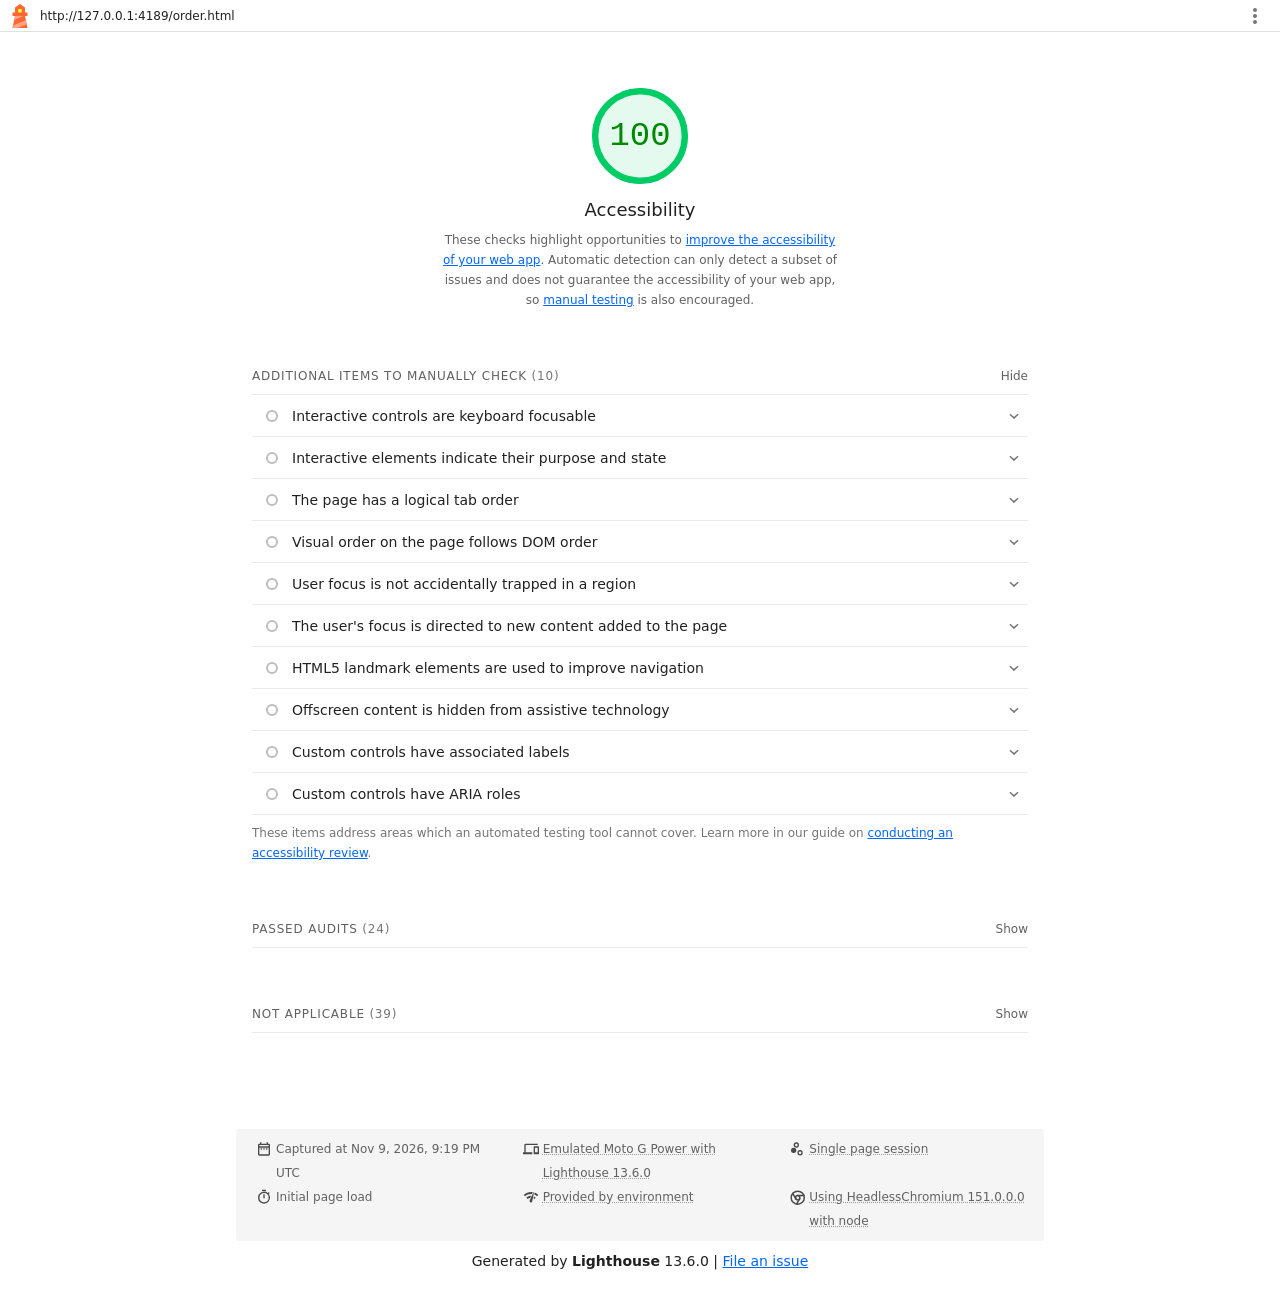
<file: lighthouse/order-accessibility.html>
<!--
@license
Copyright 2018 Google LLC
SPDX-License-Identifier: Apache-2.0
-->
<!doctype html>
<html lang="en">
<head>
  <meta charset="utf-8">
  <meta name="viewport" content="width=device-width, initial-scale=1, minimum-scale=1">
  <link rel="icon" href='data:image/svg+xml;utf8,<svg fill="none" xmlns="http://www.w3.org/2000/svg" viewBox="0 0 48 48"><path d="m14 7 10-7 10 7v10h5v7h-5l5 24H9l5-24H9v-7h5V7Z" fill="%23F63"/><path d="M31.561 24H14l-1.689 8.105L31.561 24ZM18.983 48H9l1.022-4.907L35.723 32.27l1.663 7.98L18.983 48Z" fill="%23FFA385"/><path fill="%23FF3" d="M20.5 10h7v7h-7z"/></svg>'>
  <title>Lighthouse Report</title>
  <style>body {margin: 0}</style>
</head>
<body>
  <noscript>Lighthouse report requires JavaScript. Please enable.</noscript>

  <div id="lh-log"></div>

  <script>window.__LIGHTHOUSE_JSON__ = {"lighthouseVersion":"13.6.0","requestedUrl":"http://127.0.0.1:4189/order.html","mainDocumentUrl":"http://127.0.0.1:4189/order.html","finalDisplayedUrl":"http://127.0.0.1:4189/order.html","finalUrl":"http://127.0.0.1:4189/order.html","fetchTime":"2026-11-09T21:19:27.655Z","gatherMode":"navigation","runWarnings":[],"userAgent":"Mozilla/5.0 (Windows NT 10.0; Win64; x64) AppleWebKit/537.36 (KHTML, like Gecko) HeadlessChrome/151.0.0.0 Safari/537.36","environment":{"networkUserAgent":"Mozilla/5.0 (Linux; Android 11; moto g power (2022)) AppleWebKit/537.36 (KHTML, like Gecko) Chrome/151.0.0.0 Mobile Safari/537.36","hostUserAgent":"Mozilla/5.0 (Windows NT 10.0; Win64; x64) AppleWebKit/537.36 (KHTML, like Gecko) HeadlessChrome/151.0.0.0 Safari/537.36","benchmarkIndex":3855,"credits":{"axe-core":"4.14.0"}},"audits":{"accesskeys":{"id":"accesskeys","title":"`[accesskey]` values are unique","description":"Access keys let users quickly focus a part of the page. For proper navigation, each access key must be unique. [Learn more about access keys](https://dequeuniversity.com/rules/axe/4.14/accesskeys).","score":null,"scoreDisplayMode":"notApplicable"},"aria-allowed-attr":{"id":"aria-allowed-attr","title":"`[aria-*]` attributes match their roles","description":"Each ARIA `role` supports a specific subset of `aria-*` attributes. Mismatching these invalidates the `aria-*` attributes. [Learn how to match ARIA attributes to their roles](https://dequeuniversity.com/rules/axe/4.14/aria-allowed-attr).","score":1,"scoreDisplayMode":"binary","details":{"type":"table","headings":[{"key":"node","valueType":"node","subItemsHeading":{"key":"relatedNode","valueType":"node"},"label":"Failing Elements"}],"items":[]}},"aria-allowed-role":{"id":"aria-allowed-role","title":"Uses ARIA roles only on compatible elements","description":"Many HTML elements can only be assigned certain ARIA roles. Using ARIA roles where they are not allowed can interfere with the accessibility of the web page. [Learn more about ARIA roles](https://dequeuniversity.com/rules/axe/4.14/aria-allowed-role).","score":null,"scoreDisplayMode":"notApplicable"},"aria-command-name":{"id":"aria-command-name","title":"`button`, `link`, and `menuitem` elements have accessible names","description":"When an element doesn't have an accessible name, screen readers announce it with a generic name, making it unusable for users who rely on screen readers. [Learn how to make command elements more accessible](https://dequeuniversity.com/rules/axe/4.14/aria-command-name).","score":null,"scoreDisplayMode":"notApplicable"},"aria-conditional-attr":{"id":"aria-conditional-attr","title":"ARIA attributes are used as specified for the element's role","description":"Some ARIA attributes are only allowed on an element under certain conditions. [Learn more about conditional ARIA attributes](https://dequeuniversity.com/rules/axe/4.14/aria-conditional-attr).","score":1,"scoreDisplayMode":"binary","details":{"type":"table","headings":[{"key":"node","valueType":"node","subItemsHeading":{"key":"relatedNode","valueType":"node"},"label":"Failing Elements"}],"items":[]}},"aria-deprecated-role":{"id":"aria-deprecated-role","title":"Deprecated ARIA roles were not used","description":"Deprecated ARIA roles may not be processed correctly by assistive technology. [Learn more about deprecated ARIA roles](https://dequeuniversity.com/rules/axe/4.14/aria-deprecated-role).","score":1,"scoreDisplayMode":"binary","details":{"type":"table","headings":[{"key":"node","valueType":"node","subItemsHeading":{"key":"relatedNode","valueType":"node"},"label":"Failing Elements"}],"items":[]}},"aria-dialog-name":{"id":"aria-dialog-name","title":"Elements with `role=\"dialog\"` or `role=\"alertdialog\"` have accessible names.","description":"ARIA dialog elements without accessible names may prevent screen readers users from discerning the purpose of these elements. [Learn how to make ARIA dialog elements more accessible](https://dequeuniversity.com/rules/axe/4.14/aria-dialog-name).","score":null,"scoreDisplayMode":"notApplicable"},"aria-hidden-body":{"id":"aria-hidden-body","title":"`[aria-hidden=\"true\"]` is not present on the document `\u003cbody>`","description":"Assistive technologies, like screen readers, work inconsistently when `aria-hidden=\"true\"` is set on the document `\u003cbody>`. [Learn how `aria-hidden` affects the document body](https://dequeuniversity.com/rules/axe/4.14/aria-hidden-body).","score":1,"scoreDisplayMode":"binary","details":{"type":"table","headings":[{"key":"node","valueType":"node","subItemsHeading":{"key":"relatedNode","valueType":"node"},"label":"Failing Elements"}],"items":[]}},"aria-hidden-focus":{"id":"aria-hidden-focus","title":"`[aria-hidden=\"true\"]` elements do not contain focusable descendents","description":"Focusable descendents within an `[aria-hidden=\"true\"]` element prevent those interactive elements from being available to users of assistive technologies like screen readers. [Learn how `aria-hidden` affects focusable elements](https://dequeuniversity.com/rules/axe/4.14/aria-hidden-focus).","score":null,"scoreDisplayMode":"notApplicable"},"aria-input-field-name":{"id":"aria-input-field-name","title":"ARIA input fields have accessible names","description":"When an input field doesn't have an accessible name, screen readers announce it with a generic name, making it unusable for users who rely on screen readers. [Learn more about input field labels](https://dequeuniversity.com/rules/axe/4.14/aria-input-field-name).","score":null,"scoreDisplayMode":"notApplicable"},"aria-meter-name":{"id":"aria-meter-name","title":"ARIA `meter` elements have accessible names","description":"When a meter element doesn't have an accessible name, screen readers announce it with a generic name, making it unusable for users who rely on screen readers. [Learn how to name `meter` elements](https://dequeuniversity.com/rules/axe/4.14/aria-meter-name).","score":null,"scoreDisplayMode":"notApplicable"},"aria-progressbar-name":{"id":"aria-progressbar-name","title":"ARIA `progressbar` elements have accessible names","description":"When a `progressbar` element doesn't have an accessible name, screen readers announce it with a generic name, making it unusable for users who rely on screen readers. [Learn how to label `progressbar` elements](https://dequeuniversity.com/rules/axe/4.14/aria-progressbar-name).","score":null,"scoreDisplayMode":"notApplicable"},"aria-prohibited-attr":{"id":"aria-prohibited-attr","title":"Elements use only permitted ARIA attributes","description":"Using ARIA attributes in roles where they are prohibited can mean that important information is not communicated to users of assistive technologies. [Learn more about prohibited ARIA roles](https://dequeuniversity.com/rules/axe/4.14/aria-prohibited-attr).","score":1,"scoreDisplayMode":"binary","details":{"type":"table","headings":[{"key":"node","valueType":"node","subItemsHeading":{"key":"relatedNode","valueType":"node"},"label":"Failing Elements"}],"items":[]}},"aria-required-attr":{"id":"aria-required-attr","title":"`[role]`s have all required `[aria-*]` attributes","description":"Some ARIA roles have required attributes that describe the state of the element to screen readers. [Learn more about roles and required attributes](https://dequeuniversity.com/rules/axe/4.14/aria-required-attr).","score":1,"scoreDisplayMode":"binary","details":{"type":"table","headings":[{"key":"node","valueType":"node","subItemsHeading":{"key":"relatedNode","valueType":"node"},"label":"Failing Elements"}],"items":[]}},"aria-required-children":{"id":"aria-required-children","title":"Elements with an ARIA `[role]` that require children to contain a specific `[role]` have all required children.","description":"Some ARIA parent roles must contain specific child roles to perform their intended accessibility functions. [Learn more about roles and required children elements](https://dequeuniversity.com/rules/axe/4.14/aria-required-children).","score":null,"scoreDisplayMode":"notApplicable"},"aria-required-parent":{"id":"aria-required-parent","title":"`[role]`s are contained by their required parent element","description":"Some ARIA child roles must be contained by specific parent roles to properly perform their intended accessibility functions. [Learn more about ARIA roles and required parent element](https://dequeuniversity.com/rules/axe/4.14/aria-required-parent).","score":null,"scoreDisplayMode":"notApplicable"},"aria-roles":{"id":"aria-roles","title":"`[role]` values are valid","description":"ARIA roles must have valid values in order to perform their intended accessibility functions. [Learn more about valid ARIA roles](https://dequeuniversity.com/rules/axe/4.14/aria-roles).","score":1,"scoreDisplayMode":"binary","details":{"type":"table","headings":[{"key":"node","valueType":"node","subItemsHeading":{"key":"relatedNode","valueType":"node"},"label":"Failing Elements"}],"items":[]}},"aria-text":{"id":"aria-text","title":"Elements with the `role=text` attribute do not have focusable descendents.","description":"Adding `role=text` around a text node split by markup enables VoiceOver to treat it as one phrase, but the element's focusable descendents will not be announced. [Learn more about the `role=text` attribute](https://dequeuniversity.com/rules/axe/4.14/aria-text).","score":null,"scoreDisplayMode":"notApplicable"},"aria-toggle-field-name":{"id":"aria-toggle-field-name","title":"ARIA toggle fields have accessible names","description":"When a toggle field doesn't have an accessible name, screen readers announce it with a generic name, making it unusable for users who rely on screen readers. [Learn more about toggle fields](https://dequeuniversity.com/rules/axe/4.14/aria-toggle-field-name).","score":null,"scoreDisplayMode":"notApplicable"},"aria-tooltip-name":{"id":"aria-tooltip-name","title":"ARIA `tooltip` elements have accessible names","description":"When a tooltip element doesn't have an accessible name, screen readers announce it with a generic name, making it unusable for users who rely on screen readers. [Learn how to name `tooltip` elements](https://dequeuniversity.com/rules/axe/4.14/aria-tooltip-name).","score":null,"scoreDisplayMode":"notApplicable"},"aria-treeitem-name":{"id":"aria-treeitem-name","title":"ARIA `treeitem` elements have accessible names","description":"When a `treeitem` element doesn't have an accessible name, screen readers announce it with a generic name, making it unusable for users who rely on screen readers. [Learn more about labeling `treeitem` elements](https://dequeuniversity.com/rules/axe/4.14/aria-treeitem-name).","score":null,"scoreDisplayMode":"notApplicable"},"aria-valid-attr-value":{"id":"aria-valid-attr-value","title":"`[aria-*]` attributes have valid values","description":"Assistive technologies, like screen readers, can't interpret ARIA attributes with invalid values. [Learn more about valid values for ARIA attributes](https://dequeuniversity.com/rules/axe/4.14/aria-valid-attr-value).","score":1,"scoreDisplayMode":"binary","details":{"type":"table","headings":[{"key":"node","valueType":"node","subItemsHeading":{"key":"relatedNode","valueType":"node"},"label":"Failing Elements"}],"items":[]}},"aria-valid-attr":{"id":"aria-valid-attr","title":"`[aria-*]` attributes are valid and not misspelled","description":"Assistive technologies, like screen readers, can't interpret ARIA attributes with invalid names. [Learn more about valid ARIA attributes](https://dequeuniversity.com/rules/axe/4.14/aria-valid-attr).","score":1,"scoreDisplayMode":"binary","details":{"type":"table","headings":[{"key":"node","valueType":"node","subItemsHeading":{"key":"relatedNode","valueType":"node"},"label":"Failing Elements"}],"items":[]}},"button-name":{"id":"button-name","title":"Buttons have an accessible name","description":"When a button doesn't have an accessible name, screen readers announce it as \"button\", making it unusable for users who rely on screen readers. [Learn how to make buttons more accessible](https://dequeuniversity.com/rules/axe/4.14/button-name).","score":1,"scoreDisplayMode":"binary","details":{"type":"table","headings":[{"key":"node","valueType":"node","subItemsHeading":{"key":"relatedNode","valueType":"node"},"label":"Failing Elements"}],"items":[]}},"bypass":{"id":"bypass","title":"The page contains a heading, skip link, or landmark region","description":"Adding ways to bypass repetitive content lets keyboard users navigate the page more efficiently. [Learn more about bypass blocks](https://dequeuniversity.com/rules/axe/4.14/bypass).","score":null,"scoreDisplayMode":"notApplicable"},"color-contrast":{"id":"color-contrast","title":"Background and foreground colors have a sufficient contrast ratio","description":"Low-contrast text is difficult or impossible for many users to read. [Learn how to provide sufficient color contrast](https://dequeuniversity.com/rules/axe/4.14/color-contrast).","score":1,"scoreDisplayMode":"binary","details":{"type":"table","headings":[{"key":"node","valueType":"node","subItemsHeading":{"key":"relatedNode","valueType":"node"},"label":"Failing Elements"}],"items":[]}},"definition-list":{"id":"definition-list","title":"`\u003cdl>`'s contain only properly-ordered `\u003cdt>` and `\u003cdd>` groups, `\u003cscript>`, `\u003ctemplate>` or `\u003cdiv>` elements.","description":"When definition lists are not properly marked up, screen readers may produce confusing or inaccurate output. [Learn how to structure definition lists correctly](https://dequeuniversity.com/rules/axe/4.14/definition-list).","score":null,"scoreDisplayMode":"notApplicable"},"dlitem":{"id":"dlitem","title":"Definition list items are wrapped in `\u003cdl>` elements","description":"Definition list items (`\u003cdt>` and `\u003cdd>`) must be wrapped in a parent `\u003cdl>` element to ensure that screen readers can properly announce them. [Learn how to structure definition lists correctly](https://dequeuniversity.com/rules/axe/4.14/dlitem).","score":null,"scoreDisplayMode":"notApplicable"},"document-title":{"id":"document-title","title":"Document has a `\u003ctitle>` element","description":"The title gives screen reader users an overview of the page, and search engine users rely on it heavily to determine if a page is relevant to their search. [Learn more about document titles](https://dequeuniversity.com/rules/axe/4.14/document-title).","score":1,"scoreDisplayMode":"binary","details":{"type":"table","headings":[{"key":"node","valueType":"node","subItemsHeading":{"key":"relatedNode","valueType":"node"},"label":"Failing Elements"}],"items":[]}},"duplicate-id-aria":{"id":"duplicate-id-aria","title":"ARIA IDs are unique","description":"The value of an ARIA ID must be unique to prevent other instances from being overlooked by assistive technologies. [Learn how to fix duplicate ARIA IDs](https://dequeuniversity.com/rules/axe/4.14/duplicate-id-aria).","score":null,"scoreDisplayMode":"notApplicable"},"empty-heading":{"id":"empty-heading","title":"All heading elements contain content.","description":"A heading with no content or inaccessible text prevent screen reader users from accessing information on the page's structure. [Learn more about headings](https://dequeuniversity.com/rules/axe/4.14/empty-heading).","score":null,"scoreDisplayMode":"notApplicable"},"form-field-multiple-labels":{"id":"form-field-multiple-labels","title":"No form fields have multiple labels","description":"Form fields with multiple labels can be confusingly announced by assistive technologies like screen readers which use either the first, the last, or all of the labels. [Learn how to use form labels](https://dequeuniversity.com/rules/axe/4.14/form-field-multiple-labels).","score":null,"scoreDisplayMode":"notApplicable"},"frame-title":{"id":"frame-title","title":"`\u003cframe>` or `\u003ciframe>` elements have a title","description":"Screen reader users rely on frame titles to describe the contents of frames. [Learn more about frame titles](https://dequeuniversity.com/rules/axe/4.14/frame-title).","score":null,"scoreDisplayMode":"notApplicable"},"heading-order":{"id":"heading-order","title":"Heading elements appear in a sequentially-descending order","description":"Properly ordered headings that do not skip levels convey the semantic structure of the page, making it easier to navigate and understand when using assistive technologies. [Learn more about heading order](https://dequeuniversity.com/rules/axe/4.14/heading-order).","score":1,"scoreDisplayMode":"binary","details":{"type":"table","headings":[{"key":"node","valueType":"node","subItemsHeading":{"key":"relatedNode","valueType":"node"},"label":"Failing Elements"}],"items":[]}},"html-has-lang":{"id":"html-has-lang","title":"`\u003chtml>` element has a `[lang]` attribute","description":"If a page doesn't specify a `lang` attribute, a screen reader assumes that the page is in the default language that the user chose when setting up the screen reader. If the page isn't actually in the default language, then the screen reader might not announce the page's text correctly. [Learn more about the `lang` attribute](https://dequeuniversity.com/rules/axe/4.14/html-has-lang).","score":1,"scoreDisplayMode":"binary","details":{"type":"table","headings":[{"key":"node","valueType":"node","subItemsHeading":{"key":"relatedNode","valueType":"node"},"label":"Failing Elements"}],"items":[]}},"html-lang-valid":{"id":"html-lang-valid","title":"`\u003chtml>` element has a valid value for its `[lang]` attribute","description":"Specifying a valid [BCP 47 language](https://www.w3.org/International/questions/qa-choosing-language-tags#question) helps screen readers announce text properly. [Learn how to use the `lang` attribute](https://dequeuniversity.com/rules/axe/4.14/html-lang-valid).","score":1,"scoreDisplayMode":"binary","details":{"type":"table","headings":[{"key":"node","valueType":"node","subItemsHeading":{"key":"relatedNode","valueType":"node"},"label":"Failing Elements"}],"items":[]}},"html-xml-lang-mismatch":{"id":"html-xml-lang-mismatch","title":"`\u003chtml>` element has an `[xml:lang]` attribute with the same base language as the `[lang]` attribute.","description":"If the webpage does not specify a consistent language, then the screen reader might not announce the page's text correctly. [Learn more about the `lang` attribute](https://dequeuniversity.com/rules/axe/4.14/html-xml-lang-mismatch).","score":null,"scoreDisplayMode":"notApplicable"},"identical-links-same-purpose":{"id":"identical-links-same-purpose","title":"Identical links have the same purpose.","description":"Links with the same destination should have the same description, to help users understand the link's purpose and decide whether to follow it. [Learn more about identical links](https://dequeuniversity.com/rules/axe/4.14/identical-links-same-purpose).","score":null,"scoreDisplayMode":"notApplicable"},"image-alt":{"id":"image-alt","title":"Image elements have `[alt]` attributes","description":"Informative elements should aim for short, descriptive alternate text. Decorative elements can be ignored with an empty alt attribute. [Learn more about the `alt` attribute](https://dequeuniversity.com/rules/axe/4.14/image-alt).","score":null,"scoreDisplayMode":"notApplicable"},"image-redundant-alt":{"id":"image-redundant-alt","title":"Image elements do not have `[alt]` attributes that are redundant text.","description":"Informative elements should aim for short, descriptive alternative text. Alternative text that is exactly the same as the text adjacent to the link or image is potentially confusing for screen reader users, because the text will be read twice. [Learn more about the `alt` attribute](https://dequeuniversity.com/rules/axe/4.14/image-redundant-alt).","score":null,"scoreDisplayMode":"notApplicable"},"input-button-name":{"id":"input-button-name","title":"Input buttons have discernible text.","description":"Adding discernable and accessible text to input buttons may help screen reader users understand the purpose of the input button. [Learn more about input buttons](https://dequeuniversity.com/rules/axe/4.14/input-button-name).","score":null,"scoreDisplayMode":"notApplicable"},"input-image-alt":{"id":"input-image-alt","title":"`\u003cinput type=\"image\">` elements have `[alt]` text","description":"When an image is being used as an `\u003cinput>` button, providing alternative text can help screen reader users understand the purpose of the button. [Learn about input image alt text](https://dequeuniversity.com/rules/axe/4.14/input-image-alt).","score":null,"scoreDisplayMode":"notApplicable"},"label-content-name-mismatch":{"id":"label-content-name-mismatch","title":"Elements with visible text labels have matching accessible names.","description":"Visible text labels that do not match the accessible name can result in a confusing experience for screen reader users. [Learn more about accessible names](https://dequeuniversity.com/rules/axe/4.14/label-content-name-mismatch).","score":null,"scoreDisplayMode":"notApplicable"},"label":{"id":"label","title":"Form elements have associated labels","description":"Labels ensure that form controls are announced properly by assistive technologies, like screen readers. [Learn more about form element labels](https://dequeuniversity.com/rules/axe/4.14/label).","score":1,"scoreDisplayMode":"binary","details":{"type":"table","headings":[{"key":"node","valueType":"node","subItemsHeading":{"key":"relatedNode","valueType":"node"},"label":"Failing Elements"}],"items":[]}},"landmark-one-main":{"id":"landmark-one-main","title":"Document has a main landmark.","description":"One main landmark helps screen reader users navigate a web page. [Learn more about landmarks](https://dequeuniversity.com/rules/axe/4.14/landmark-one-main).","score":1,"scoreDisplayMode":"binary","details":{"type":"table","headings":[{"key":"node","valueType":"node","subItemsHeading":{"key":"relatedNode","valueType":"node"},"label":"Failing Elements"}],"items":[]}},"link-name":{"id":"link-name","title":"Links have a discernible name","description":"Link text (and alternate text for images, when used as links) that is discernible, unique, and focusable improves the navigation experience for screen reader users. [Learn how to make links accessible](https://dequeuniversity.com/rules/axe/4.14/link-name).","score":1,"scoreDisplayMode":"binary","details":{"type":"table","headings":[{"key":"node","valueType":"node","subItemsHeading":{"key":"relatedNode","valueType":"node"},"label":"Failing Elements"}],"items":[]}},"link-in-text-block":{"id":"link-in-text-block","title":"Links are distinguishable without relying on color.","description":"Low-contrast text is difficult or impossible for many users to read. Link text that is discernible improves the experience for users with low vision. [Learn how to make links distinguishable](https://dequeuniversity.com/rules/axe/4.14/link-in-text-block).","score":null,"scoreDisplayMode":"notApplicable"},"list":{"id":"list","title":"Lists contain only `\u003cli>` elements and script supporting elements (`\u003cscript>` and `\u003ctemplate>`).","description":"Screen readers have a specific way of announcing lists. Ensuring proper list structure aids screen reader output. [Learn more about proper list structure](https://dequeuniversity.com/rules/axe/4.14/list).","score":null,"scoreDisplayMode":"notApplicable"},"listitem":{"id":"listitem","title":"List items (`\u003cli>`) are contained within `\u003cul>`, `\u003col>` or `\u003cmenu>` parent elements","description":"Screen readers require list items (`\u003cli>`) to be contained within a parent `\u003cul>`, `\u003col>` or `\u003cmenu>` to be announced properly. [Learn more about proper list structure](https://dequeuniversity.com/rules/axe/4.14/listitem).","score":null,"scoreDisplayMode":"notApplicable"},"meta-refresh":{"id":"meta-refresh","title":"The document does not use `\u003cmeta http-equiv=\"refresh\">`","description":"Users do not expect a page to refresh automatically, and doing so will move focus back to the top of the page. This may create a frustrating or confusing experience. [Learn more about the refresh meta tag](https://dequeuniversity.com/rules/axe/4.14/meta-refresh).","score":null,"scoreDisplayMode":"notApplicable"},"meta-viewport":{"id":"meta-viewport","title":"`[user-scalable=\"no\"]` is not used in the `\u003cmeta name=\"viewport\">` element and the `[maximum-scale]` attribute is not less than 5.","description":"Disabling zooming is problematic for users with low vision who rely on screen magnification to properly see the contents of a web page. [Learn more about the viewport meta tag](https://dequeuniversity.com/rules/axe/4.14/meta-viewport).","score":1,"scoreDisplayMode":"binary","details":{"type":"table","headings":[{"key":"node","valueType":"node","subItemsHeading":{"key":"relatedNode","valueType":"node"},"label":"Failing Elements"}],"items":[]}},"object-alt":{"id":"object-alt","title":"`\u003cobject>` elements have alternate text","description":"Screen readers cannot translate non-text content. Adding alternate text to `\u003cobject>` elements helps screen readers convey meaning to users. [Learn more about alt text for `object` elements](https://dequeuniversity.com/rules/axe/4.14/object-alt).","score":null,"scoreDisplayMode":"notApplicable"},"select-name":{"id":"select-name","title":"Select elements have associated label elements.","description":"Form elements without effective labels can create frustrating experiences for screen reader users. [Learn more about the `select` element](https://dequeuniversity.com/rules/axe/4.14/select-name).","score":1,"scoreDisplayMode":"binary","details":{"type":"table","headings":[{"key":"node","valueType":"node","subItemsHeading":{"key":"relatedNode","valueType":"node"},"label":"Failing Elements"}],"items":[]}},"skip-link":{"id":"skip-link","title":"Skip links are focusable.","description":"Including a skip link can help users skip to the main content to save time. [Learn more about skip links](https://dequeuniversity.com/rules/axe/4.14/skip-link).","score":1,"scoreDisplayMode":"binary","details":{"type":"table","headings":[{"key":"node","valueType":"node","subItemsHeading":{"key":"relatedNode","valueType":"node"},"label":"Failing Elements"}],"items":[]}},"tabindex":{"id":"tabindex","title":"No element has a `[tabindex]` value greater than 0","description":"A value greater than 0 implies an explicit navigation ordering. Although technically valid, this often creates frustrating experiences for users who rely on assistive technologies. [Learn more about the `tabindex` attribute](https://dequeuniversity.com/rules/axe/4.14/tabindex).","score":1,"scoreDisplayMode":"binary","details":{"type":"table","headings":[{"key":"node","valueType":"node","subItemsHeading":{"key":"relatedNode","valueType":"node"},"label":"Failing Elements"}],"items":[]}},"table-duplicate-name":{"id":"table-duplicate-name","title":"Tables have different content in the summary attribute and `\u003ccaption>`.","description":"The summary attribute should describe the table structure, while `\u003ccaption>` should have the onscreen title. Accurate table mark-up helps users of screen readers. [Learn more about summary and caption](https://dequeuniversity.com/rules/axe/4.14/table-duplicate-name).","score":null,"scoreDisplayMode":"notApplicable"},"table-fake-caption":{"id":"table-fake-caption","title":"Tables use `\u003ccaption>` instead of cells with the `[colspan]` attribute to indicate a caption.","description":"Screen readers have features to make navigating tables easier. Ensuring that tables use the actual caption element instead of cells with the `[colspan]` attribute may improve the experience for screen reader users. [Learn more about captions](https://dequeuniversity.com/rules/axe/4.14/table-fake-caption).","score":null,"scoreDisplayMode":"notApplicable"},"target-size":{"id":"target-size","title":"Touch targets have sufficient size and spacing.","description":"Touch targets with sufficient size and spacing help users who may have difficulty targeting small controls to activate the targets. [Learn more about touch targets](https://dequeuniversity.com/rules/axe/4.14/target-size).","score":1,"scoreDisplayMode":"binary","details":{"type":"table","headings":[{"key":"node","valueType":"node","subItemsHeading":{"key":"relatedNode","valueType":"node"},"label":"Failing Elements"}],"items":[]}},"td-has-header":{"id":"td-has-header","title":"`\u003ctd>` elements in a large `\u003ctable>` have one or more table headers.","description":"Screen readers have features to make navigating tables easier. Ensuring that `\u003ctd>` elements in a large table (3 or more cells in width and height) have an associated table header may improve the experience for screen reader users. [Learn more about table headers](https://dequeuniversity.com/rules/axe/4.14/td-has-header).","score":null,"scoreDisplayMode":"notApplicable"},"td-headers-attr":{"id":"td-headers-attr","title":"Cells in a `\u003ctable>` element that use the `[headers]` attribute refer to table cells within the same table.","description":"Screen readers have features to make navigating tables easier. Ensuring `\u003ctd>` cells using the `[headers]` attribute only refer to other cells in the same table may improve the experience for screen reader users. [Learn more about the `headers` attribute](https://dequeuniversity.com/rules/axe/4.14/td-headers-attr).","score":null,"scoreDisplayMode":"notApplicable"},"th-has-data-cells":{"id":"th-has-data-cells","title":"`\u003cth>` elements and elements with `[role=\"columnheader\"/\"rowheader\"]` have data cells they describe.","description":"Screen readers have features to make navigating tables easier. Ensuring table headers always refer to some set of cells may improve the experience for screen reader users. [Learn more about table headers](https://dequeuniversity.com/rules/axe/4.14/th-has-data-cells).","score":null,"scoreDisplayMode":"notApplicable"},"valid-lang":{"id":"valid-lang","title":"`[lang]` attributes have a valid value","description":"Specifying a valid [BCP 47 language](https://www.w3.org/International/questions/qa-choosing-language-tags#question) on elements helps ensure that text is pronounced correctly by a screen reader. [Learn how to use the `lang` attribute](https://dequeuniversity.com/rules/axe/4.14/valid-lang).","score":null,"scoreDisplayMode":"notApplicable"},"video-caption":{"id":"video-caption","title":"`\u003cvideo>` elements contain a `\u003ctrack>` element with `[kind=\"captions\"]`","description":"When a video provides a caption it is easier for deaf and hearing impaired users to access its information. [Learn more about video captions](https://dequeuniversity.com/rules/axe/4.14/video-caption).","score":null,"scoreDisplayMode":"notApplicable"},"custom-controls-labels":{"id":"custom-controls-labels","title":"Custom controls have associated labels","description":"Custom interactive controls have associated labels, provided by aria-label or aria-labelledby. [Learn more about custom controls and labels](https://developer.chrome.com/docs/lighthouse/accessibility/custom-controls-labels/).","score":null,"scoreDisplayMode":"manual"},"custom-controls-roles":{"id":"custom-controls-roles","title":"Custom controls have ARIA roles","description":"Custom interactive controls have appropriate ARIA roles. [Learn how to add roles to custom controls](https://developer.chrome.com/docs/lighthouse/accessibility/custom-control-roles/).","score":null,"scoreDisplayMode":"manual"},"focus-traps":{"id":"focus-traps","title":"User focus is not accidentally trapped in a region","description":"A user can tab into and out of any control or region without accidentally trapping their focus. [Learn how to avoid focus traps](https://developer.chrome.com/docs/lighthouse/accessibility/focus-traps/).","score":null,"scoreDisplayMode":"manual"},"focusable-controls":{"id":"focusable-controls","title":"Interactive controls are keyboard focusable","description":"Custom interactive controls are keyboard focusable and display a focus indicator. [Learn how to make custom controls focusable](https://developer.chrome.com/docs/lighthouse/accessibility/focusable-controls/).","score":null,"scoreDisplayMode":"manual"},"interactive-element-affordance":{"id":"interactive-element-affordance","title":"Interactive elements indicate their purpose and state","description":"Interactive elements, such as links and buttons, should indicate their state and be distinguishable from non-interactive elements. [Learn how to decorate interactive elements with affordance hints](https://developer.chrome.com/docs/lighthouse/accessibility/interactive-element-affordance/).","score":null,"scoreDisplayMode":"manual"},"logical-tab-order":{"id":"logical-tab-order","title":"The page has a logical tab order","description":"Tabbing through the page follows the visual layout. Users cannot focus elements that are offscreen. [Learn more about logical tab ordering](https://developer.chrome.com/docs/lighthouse/accessibility/logical-tab-order/).","score":null,"scoreDisplayMode":"manual"},"managed-focus":{"id":"managed-focus","title":"The user's focus is directed to new content added to the page","description":"If new content, such as a dialog, is added to the page, the user's focus is directed to it. [Learn how to direct focus to new content](https://developer.chrome.com/docs/lighthouse/accessibility/managed-focus/).","score":null,"scoreDisplayMode":"manual"},"offscreen-content-hidden":{"id":"offscreen-content-hidden","title":"Offscreen content is hidden from assistive technology","description":"Offscreen content is hidden with display: none or aria-hidden=true. [Learn how to properly hide offscreen content](https://developer.chrome.com/docs/lighthouse/accessibility/offscreen-content-hidden/).","score":null,"scoreDisplayMode":"manual"},"use-landmarks":{"id":"use-landmarks","title":"HTML5 landmark elements are used to improve navigation","description":"Landmark elements (`\u003cmain>`, `\u003cnav>`, etc.) are used to improve the keyboard navigation of the page for assistive technology. [Learn more about landmark elements](https://developer.chrome.com/docs/lighthouse/accessibility/use-landmarks/).","score":null,"scoreDisplayMode":"manual"},"visual-order-follows-dom":{"id":"visual-order-follows-dom","title":"Visual order on the page follows DOM order","description":"DOM order matches the visual order, improving navigation for assistive technology. [Learn more about DOM and visual ordering](https://developer.chrome.com/docs/lighthouse/accessibility/visual-order-follows-dom/).","score":null,"scoreDisplayMode":"manual"},"autocomplete-valid":{"id":"autocomplete-valid","title":"`autocomplete` attributes are used correctly","description":"The `autocomplete` attribute values must be valid and correctly applied for screen readers to function correctly. [Learn more about valid autocomplete values](https://dequeuniversity.com/rules/axe/4.14/autocomplete-valid).","score":1,"scoreDisplayMode":"binary","details":{"type":"table","headings":[{"key":"node","valueType":"node","subItemsHeading":{"key":"relatedNode","valueType":"node"},"label":"Failing Elements"}],"items":[]}},"presentation-role-conflict":{"id":"presentation-role-conflict","title":"Elements with `role=\"none\"` or `role=\"presentation\"` do not have conflicts","description":"There are certain cases where the semantic role of an element with `role=\"none\"` or `role=\"presentation\"` does not resolve to none or presentation. To ensure the element remains removed from the accessibility tree, you should not add any global ARIA attributes to the element or make it focusable. [Learn more about presentation role conflict](https://dequeuniversity.com/rules/axe/4.14/presentation-role-conflict).","score":null,"scoreDisplayMode":"notApplicable"},"svg-img-alt":{"id":"svg-img-alt","title":"SVG elements with an `img` role have an accessible text alternative","description":"Ensures SVG elements with an `img`, `graphics-document` or `graphics-symbol` role have an accessible text alternative. [Learn more about SVG alt text](https://dequeuniversity.com/rules/axe/4.14/svg-img-alt).","score":null,"scoreDisplayMode":"notApplicable"}},"configSettings":{"output":["html","json"],"maxWaitForFcp":30000,"maxWaitForLoad":45000,"pauseAfterFcpMs":5250,"pauseAfterLoadMs":5250,"networkQuietThresholdMs":5250,"cpuQuietThresholdMs":5250,"formFactor":"mobile","throttling":{"rttMs":150,"throughputKbps":1638.4,"requestLatencyMs":562.5,"downloadThroughputKbps":1474.5600000000002,"uploadThroughputKbps":675,"cpuSlowdownMultiplier":4},"throttlingMethod":"provided","screenEmulation":{"mobile":true,"width":360,"height":800,"deviceScaleFactor":1,"disabled":false},"emulatedUserAgent":"Mozilla/5.0 (Linux; Android 11; moto g power (2022)) AppleWebKit/537.36 (KHTML, like Gecko) Chrome/136.0.0.0 Mobile Safari/537.36","auditMode":false,"gatherMode":false,"clearStorageTypes":["file_systems","shader_cache","service_workers","cache_storage"],"disableStorageReset":false,"debugNavigation":false,"channel":"node","usePassiveGathering":false,"disableFullPageScreenshot":false,"skipAboutBlank":false,"blankPage":"about:blank","ignoreStatusCode":false,"locale":"en-US","blockedUrlPatterns":null,"additionalTraceCategories":null,"extraHeaders":null,"precomputedLanternData":null,"onlyAudits":null,"onlyCategories":["accessibility"],"skipAudits":null},"categories":{"accessibility":{"title":"Accessibility","description":"These checks highlight opportunities to [improve the accessibility of your web app](https://developer.chrome.com/docs/lighthouse/accessibility/). Automatic detection can only detect a subset of issues and does not guarantee the accessibility of your web app, so [manual testing](https://web.dev/articles/how-to-review) is also encouraged.","manualDescription":"These items address areas which an automated testing tool cannot cover. Learn more in our guide on [conducting an accessibility review](https://web.dev/articles/how-to-review).","supportedModes":["navigation","snapshot"],"auditRefs":[{"id":"accesskeys","weight":0,"group":"a11y-navigation"},{"id":"aria-allowed-attr","weight":10,"group":"a11y-aria"},{"id":"aria-command-name","weight":0,"group":"a11y-aria"},{"id":"aria-conditional-attr","weight":7,"group":"a11y-aria"},{"id":"aria-deprecated-role","weight":1,"group":"a11y-aria"},{"id":"aria-dialog-name","weight":0,"group":"a11y-aria"},{"id":"aria-hidden-body","weight":10,"group":"a11y-aria"},{"id":"aria-hidden-focus","weight":0,"group":"a11y-aria"},{"id":"aria-input-field-name","weight":0,"group":"a11y-aria"},{"id":"aria-meter-name","weight":0,"group":"a11y-aria"},{"id":"aria-progressbar-name","weight":0,"group":"a11y-aria"},{"id":"aria-prohibited-attr","weight":7,"group":"a11y-aria"},{"id":"aria-required-attr","weight":10,"group":"a11y-aria"},{"id":"aria-required-children","weight":0,"group":"a11y-aria"},{"id":"aria-required-parent","weight":0,"group":"a11y-aria"},{"id":"aria-roles","weight":10,"group":"a11y-aria"},{"id":"aria-text","weight":0,"group":"a11y-aria"},{"id":"aria-toggle-field-name","weight":0,"group":"a11y-aria"},{"id":"aria-tooltip-name","weight":0,"group":"a11y-aria"},{"id":"aria-treeitem-name","weight":0,"group":"a11y-aria"},{"id":"aria-valid-attr-value","weight":10,"group":"a11y-aria"},{"id":"aria-valid-attr","weight":10,"group":"a11y-aria"},{"id":"button-name","weight":10,"group":"a11y-names-labels"},{"id":"bypass","weight":0,"group":"a11y-navigation"},{"id":"color-contrast","weight":7,"group":"a11y-color-contrast"},{"id":"definition-list","weight":0,"group":"a11y-tables-lists"},{"id":"dlitem","weight":0,"group":"a11y-tables-lists"},{"id":"document-title","weight":7,"group":"a11y-names-labels"},{"id":"duplicate-id-aria","weight":0,"group":"a11y-aria"},{"id":"form-field-multiple-labels","weight":0,"group":"a11y-names-labels"},{"id":"frame-title","weight":0,"group":"a11y-names-labels"},{"id":"heading-order","weight":3,"group":"a11y-navigation"},{"id":"html-has-lang","weight":7,"group":"a11y-language"},{"id":"html-lang-valid","weight":7,"group":"a11y-language"},{"id":"html-xml-lang-mismatch","weight":0,"group":"a11y-language"},{"id":"image-alt","weight":0,"group":"a11y-names-labels"},{"id":"input-button-name","weight":0,"group":"a11y-names-labels"},{"id":"input-image-alt","weight":0,"group":"a11y-names-labels"},{"id":"label","weight":10,"group":"a11y-names-labels"},{"id":"link-in-text-block","weight":0,"group":"a11y-color-contrast"},{"id":"link-name","weight":7,"group":"a11y-names-labels"},{"id":"list","weight":0,"group":"a11y-tables-lists"},{"id":"listitem","weight":0,"group":"a11y-tables-lists"},{"id":"meta-refresh","weight":0,"group":"a11y-best-practices"},{"id":"meta-viewport","weight":10,"group":"a11y-best-practices"},{"id":"object-alt","weight":0,"group":"a11y-names-labels"},{"id":"select-name","weight":10,"group":"a11y-names-labels"},{"id":"skip-link","weight":3,"group":"a11y-names-labels"},{"id":"tabindex","weight":7,"group":"a11y-navigation"},{"id":"target-size","weight":7,"group":"a11y-best-practices"},{"id":"td-headers-attr","weight":0,"group":"a11y-tables-lists"},{"id":"th-has-data-cells","weight":0,"group":"a11y-tables-lists"},{"id":"valid-lang","weight":0,"group":"a11y-language"},{"id":"video-caption","weight":0,"group":"a11y-audio-video"},{"id":"landmark-one-main","weight":3,"group":"a11y-best-practices"},{"id":"autocomplete-valid","weight":1,"group":"a11y-best-practices"},{"id":"presentation-role-conflict","weight":0,"group":"a11y-best-practices"},{"id":"svg-img-alt","weight":0,"group":"a11y-best-practices"},{"id":"focusable-controls","weight":0},{"id":"interactive-element-affordance","weight":0},{"id":"logical-tab-order","weight":0},{"id":"visual-order-follows-dom","weight":0},{"id":"focus-traps","weight":0},{"id":"managed-focus","weight":0},{"id":"use-landmarks","weight":0},{"id":"offscreen-content-hidden","weight":0},{"id":"custom-controls-labels","weight":0},{"id":"custom-controls-roles","weight":0},{"id":"table-duplicate-name","weight":0,"group":"a11y-best-practices"},{"id":"empty-heading","weight":0,"group":"a11y-best-practices"},{"id":"aria-allowed-role","weight":0,"group":"a11y-best-practices"},{"id":"image-redundant-alt","weight":0,"group":"a11y-names-labels"},{"id":"identical-links-same-purpose","weight":0,"group":"a11y-best-practices"},{"id":"label-content-name-mismatch","weight":0,"group":"hidden"},{"id":"table-fake-caption","weight":0,"group":"hidden"},{"id":"td-has-header","weight":0,"group":"hidden"}],"id":"accessibility","score":1}},"categoryGroups":{"metrics":{"title":"Metrics"},"insights":{"title":"Insights","description":"These insights are also available in the Chrome DevTools Performance Panel - [record a trace](https://developer.chrome.com/docs/devtools/performance/reference) to view more detailed information."},"diagnostics":{"title":"Diagnostics","description":"More information about the performance of your application. These numbers don't [directly affect](https://developer.chrome.com/docs/lighthouse/performance/performance-scoring/) the Performance score."},"a11y-best-practices":{"title":"Best practices","description":"These items highlight common accessibility best practices."},"a11y-color-contrast":{"title":"Contrast","description":"These are opportunities to improve the legibility of your content."},"a11y-names-labels":{"title":"Names and labels","description":"These are opportunities to improve the semantics of the controls in your application. This may enhance the experience for users of assistive technology, like a screen reader."},"a11y-navigation":{"title":"Navigation","description":"These are opportunities to improve keyboard navigation in your application."},"a11y-aria":{"title":"ARIA","description":"These are opportunities to improve the usage of ARIA in your application which may enhance the experience for users of assistive technology, like a screen reader."},"a11y-language":{"title":"Internationalization and localization","description":"These are opportunities to improve the interpretation of your content by users in different locales."},"a11y-audio-video":{"title":"Audio and video","description":"These are opportunities to provide alternative content for audio and video. This may improve the experience for users with hearing or vision impairments."},"a11y-tables-lists":{"title":"Tables and lists","description":"These are opportunities to improve the experience of reading tabular or list data using assistive technology, like a screen reader."},"seo-mobile":{"title":"Mobile Friendly","description":"Make sure your pages are mobile friendly so users don’t have to pinch or zoom in order to read the content pages. [Learn how to make pages mobile-friendly](https://developers.google.com/search/mobile-sites/)."},"seo-content":{"title":"Content Best Practices","description":"Format your HTML in a way that enables crawlers to better understand your app’s content."},"seo-crawl":{"title":"Crawling and Indexing","description":"To appear in search results, crawlers need access to your app."},"best-practices-trust-safety":{"title":"Trust and Safety"},"best-practices-ux":{"title":"User Experience"},"best-practices-browser-compat":{"title":"Browser Compatibility"},"best-practices-general":{"title":"General"},"webmcp":{"title":"WebMCP","description":"Audits validating WebMCP integration."},"agent-accessibility":{"title":"Agent Accessibility","description":"These audits highlight best practices for improving the accessibility of the website for AI agents."},"agent-discoverability":{"title":"Agent Discoverability","description":"These audits validate that websites expose discoverable resources, documentation, and catalogs for AI agents."},"hidden":{"title":""}},"stackPacks":[],"entities":[{"name":"127.0.0.1","origins":["http://127.0.0.1:4189"],"isFirstParty":true,"isUnrecognized":true}],"fullPageScreenshot":{"screenshot":{"data":"[data-uri]","width":360,"height":2186},"nodes":{"1-0-P":{"id":"","top":113,"bottom":139,"left":16,"right":344,"width":328,"height":26},"1-1-SECTION":{"id":"","top":73,"bottom":316,"left":0,"right":360,"width":360,"height":243}}},"timing":{"entries":[{"startTime":29518.09,"name":"lh:config","duration":163.49,"entryType":"measure"},{"startTime":29518.59,"name":"lh:config:resolveArtifactsToDefns","duration":1.82,"entryType":"measure"},{"startTime":29681.64,"name":"lh:runner:gather","duration":13236.84,"entryType":"measure"},{"startTime":29718.08,"name":"lh:driver:connect","duration":4.93,"entryType":"measure"},{"startTime":29723.05,"name":"lh:driver:navigate","duration":11.56,"entryType":"measure"},{"startTime":29734.68,"name":"lh:gather:getBenchmarkIndex","duration":1004.87,"entryType":"measure"},{"startTime":30739.57,"name":"lh:gather:getVersion","duration":0.55,"entryType":"measure"},{"startTime":30740.14,"name":"lh:gather:getDevicePixelRatio","duration":0.61,"entryType":"measure"},{"startTime":30740.81,"name":"lh:prepare:navigationMode","duration":87.32,"entryType":"measure"},{"startTime":30741.16,"name":"lh:gather:getVersion","duration":0.31,"entryType":"measure"},{"startTime":30750.8,"name":"lh:storage:clearDataForOrigin","duration":36.67,"entryType":"measure"},{"startTime":30787.49,"name":"lh:storage:clearBrowserCaches","duration":39.56,"entryType":"measure"},{"startTime":30827.43,"name":"lh:gather:prepareThrottlingAndNetwork","duration":0.69,"entryType":"measure"},{"startTime":30830.19,"name":"lh:driver:navigate","duration":10878.45,"entryType":"measure"},{"startTime":41709.79,"name":"lh:computed:NetworkRecords","duration":0.22,"entryType":"measure"},{"startTime":41710.05,"name":"lh:gather:getArtifact:DevtoolsLog","duration":0.01,"entryType":"measure"},{"startTime":41710.07,"name":"lh:gather:getArtifact:Accessibility","duration":111.7,"entryType":"measure"},{"startTime":41821.82,"name":"lh:gather:getArtifact:NetworkUserAgent","duration":0.02,"entryType":"measure"},{"startTime":41821.85,"name":"lh:gather:getArtifact:Stacks","duration":6.82,"entryType":"measure"},{"startTime":41821.86,"name":"lh:gather:collectStacks","duration":6.8,"entryType":"measure"},{"startTime":41828.69,"name":"lh:gather:getArtifact:FullPageScreenshot","duration":1078.32,"entryType":"measure"},{"startTime":42904.02,"name":"lh:gather:getVersion","duration":0.83,"entryType":"measure"},{"startTime":42918.55,"name":"lh:runner:audit","duration":157.06,"entryType":"measure"},{"startTime":42918.56,"name":"lh:runner:auditing","duration":156.92,"entryType":"measure"},{"startTime":42919.29,"name":"lh:audit:accesskeys","duration":1.48,"entryType":"measure"},{"startTime":42921.23,"name":"lh:audit:aria-allowed-attr","duration":6.22,"entryType":"measure"},{"startTime":42927.83,"name":"lh:audit:aria-allowed-role","duration":5.78,"entryType":"measure"},{"startTime":42934.05,"name":"lh:audit:aria-command-name","duration":1.12,"entryType":"measure"},{"startTime":42935.34,"name":"lh:audit:aria-conditional-attr","duration":4.91,"entryType":"measure"},{"startTime":42940.54,"name":"lh:audit:aria-deprecated-role","duration":2.34,"entryType":"measure"},{"startTime":42943.12,"name":"lh:audit:aria-dialog-name","duration":0.51,"entryType":"measure"},{"startTime":42943.87,"name":"lh:audit:aria-hidden-body","duration":4.29,"entryType":"measure"},{"startTime":42948.45,"name":"lh:audit:aria-hidden-focus","duration":1.11,"entryType":"measure"},{"startTime":42949.82,"name":"lh:audit:aria-input-field-name","duration":1.28,"entryType":"measure"},{"startTime":42951.42,"name":"lh:audit:aria-meter-name","duration":1.23,"entryType":"measure"},{"startTime":42952.91,"name":"lh:audit:aria-progressbar-name","duration":3.54,"entryType":"measure"},{"startTime":42956.63,"name":"lh:audit:aria-prohibited-attr","duration":1.91,"entryType":"measure"},{"startTime":42958.69,"name":"lh:audit:aria-required-attr","duration":1.56,"entryType":"measure"},{"startTime":42960.39,"name":"lh:audit:aria-required-children","duration":0.83,"entryType":"measure"},{"startTime":42961.4,"name":"lh:audit:aria-required-parent","duration":0.76,"entryType":"measure"},{"startTime":42962.28,"name":"lh:audit:aria-roles","duration":2.29,"entryType":"measure"},{"startTime":42964.82,"name":"lh:audit:aria-text","duration":1.27,"entryType":"measure"},{"startTime":42966.3,"name":"lh:audit:aria-toggle-field-name","duration":1.79,"entryType":"measure"},{"startTime":42968.38,"name":"lh:audit:aria-tooltip-name","duration":1.48,"entryType":"measure"},{"startTime":42970.12,"name":"lh:audit:aria-treeitem-name","duration":1.47,"entryType":"measure"},{"startTime":42971.81,"name":"lh:audit:aria-valid-attr-value","duration":2.76,"entryType":"measure"},{"startTime":42975.1,"name":"lh:audit:aria-valid-attr","duration":3.18,"entryType":"measure"},{"startTime":42978.45,"name":"lh:audit:button-name","duration":2.96,"entryType":"measure"},{"startTime":42981.67,"name":"lh:audit:bypass","duration":2.68,"entryType":"measure"},{"startTime":42984.51,"name":"lh:audit:color-contrast","duration":3.18,"entryType":"measure"},{"startTime":42987.93,"name":"lh:audit:definition-list","duration":5.85,"entryType":"measure"},{"startTime":42993.96,"name":"lh:audit:dlitem","duration":1.47,"entryType":"measure"},{"startTime":42995.69,"name":"lh:audit:document-title","duration":2.66,"entryType":"measure"},{"startTime":42998.52,"name":"lh:audit:duplicate-id-aria","duration":2.01,"entryType":"measure"},{"startTime":43000.78,"name":"lh:audit:empty-heading","duration":2.92,"entryType":"measure"},{"startTime":43003.93,"name":"lh:audit:form-field-multiple-labels","duration":2.07,"entryType":"measure"},{"startTime":43006.12,"name":"lh:audit:frame-title","duration":0.89,"entryType":"measure"},{"startTime":43007.14,"name":"lh:audit:heading-order","duration":5.26,"entryType":"measure"},{"startTime":43012.63,"name":"lh:audit:html-has-lang","duration":2.4,"entryType":"measure"},{"startTime":43015.29,"name":"lh:audit:html-lang-valid","duration":1.82,"entryType":"measure"},{"startTime":43017.23,"name":"lh:audit:html-xml-lang-mismatch","duration":0.89,"entryType":"measure"},{"startTime":43018.28,"name":"lh:audit:identical-links-same-purpose","duration":1.63,"entryType":"measure"},{"startTime":43020.02,"name":"lh:audit:image-alt","duration":1.19,"entryType":"measure"},{"startTime":43021.39,"name":"lh:audit:image-redundant-alt","duration":1.39,"entryType":"measure"},{"startTime":43023.02,"name":"lh:audit:input-button-name","duration":1.39,"entryType":"measure"},{"startTime":43024.55,"name":"lh:audit:input-image-alt","duration":1.33,"entryType":"measure"},{"startTime":43026.05,"name":"lh:audit:label-content-name-mismatch","duration":1.53,"entryType":"measure"},{"startTime":43027.75,"name":"lh:audit:label","duration":2.2,"entryType":"measure"},{"startTime":43030.12,"name":"lh:audit:landmark-one-main","duration":5.14,"entryType":"measure"},{"startTime":43035.37,"name":"lh:audit:link-name","duration":1.63,"entryType":"measure"},{"startTime":43037.12,"name":"lh:audit:link-in-text-block","duration":1.46,"entryType":"measure"},{"startTime":43038.75,"name":"lh:audit:list","duration":1.27,"entryType":"measure"},{"startTime":43040.17,"name":"lh:audit:listitem","duration":1.62,"entryType":"measure"},{"startTime":43041.95,"name":"lh:audit:meta-refresh","duration":1.4,"entryType":"measure"},{"startTime":43043.49,"name":"lh:audit:meta-viewport","duration":2.79,"entryType":"measure"},{"startTime":43046.52,"name":"lh:audit:object-alt","duration":1.9,"entryType":"measure"},{"startTime":43048.55,"name":"lh:audit:select-name","duration":2.46,"entryType":"measure"},{"startTime":43051.15,"name":"lh:audit:skip-link","duration":5.47,"entryType":"measure"},{"startTime":43056.73,"name":"lh:audit:tabindex","duration":1.64,"entryType":"measure"},{"startTime":43058.51,"name":"lh:audit:table-duplicate-name","duration":1.15,"entryType":"measure"},{"startTime":43059.77,"name":"lh:audit:table-fake-caption","duration":1.22,"entryType":"measure"},{"startTime":43061.09,"name":"lh:audit:target-size","duration":1.43,"entryType":"measure"},{"startTime":43062.64,"name":"lh:audit:td-has-header","duration":1.4,"entryType":"measure"},{"startTime":43064.18,"name":"lh:audit:td-headers-attr","duration":1.68,"entryType":"measure"},{"startTime":43065.97,"name":"lh:audit:th-has-data-cells","duration":1.31,"entryType":"measure"},{"startTime":43067.39,"name":"lh:audit:valid-lang","duration":1.38,"entryType":"measure"},{"startTime":43068.88,"name":"lh:audit:video-caption","duration":1.45,"entryType":"measure"},{"startTime":43070.35,"name":"lh:audit:custom-controls-labels","duration":0.02,"entryType":"measure"},{"startTime":43070.38,"name":"lh:audit:custom-controls-roles","duration":0.01,"entryType":"measure"},{"startTime":43070.39,"name":"lh:audit:focus-traps","duration":0,"entryType":"measure"},{"startTime":43070.4,"name":"lh:audit:focusable-controls","duration":0,"entryType":"measure"},{"startTime":43070.4,"name":"lh:audit:interactive-element-affordance","duration":0,"entryType":"measure"},{"startTime":43070.41,"name":"lh:audit:logical-tab-order","duration":0,"entryType":"measure"},{"startTime":43070.42,"name":"lh:audit:managed-focus","duration":0,"entryType":"measure"},{"startTime":43070.43,"name":"lh:audit:offscreen-content-hidden","duration":0,"entryType":"measure"},{"startTime":43070.43,"name":"lh:audit:use-landmarks","duration":0,"entryType":"measure"},{"startTime":43070.44,"name":"lh:audit:visual-order-follows-dom","duration":0,"entryType":"measure"},{"startTime":43070.59,"name":"lh:audit:autocomplete-valid","duration":1.89,"entryType":"measure"},{"startTime":43072.61,"name":"lh:audit:presentation-role-conflict","duration":1.5,"entryType":"measure"},{"startTime":43074.23,"name":"lh:audit:svg-img-alt","duration":1.25,"entryType":"measure"},{"startTime":43075.49,"name":"lh:runner:generate","duration":0.12,"entryType":"measure"},{"startTime":43075.69,"name":"lh:computed:EntityClassification","duration":0.14,"entryType":"measure"}],"total":13393.9},"i18n":{"rendererFormattedStrings":{"calculatorLink":"See calculator.","collapseView":"Collapse view","crcInitialNavigation":"Initial Navigation","crcLongestDurationLabel":"Maximum critical path latency:","dropdownCopyJSON":"Copy JSON","dropdownDarkTheme":"Toggle Dark Theme","dropdownPrintExpanded":"Print Expanded","dropdownPrintSummary":"Print Summary","dropdownSaveGist":"Save as Gist","dropdownSaveHTML":"Save as HTML","dropdownSaveJSON":"Save as JSON","dropdownViewUnthrottledTrace":"View Unthrottled Trace","dropdownViewer":"Open in Viewer","errorLabel":"Error!","errorMissingAuditInfo":"Report error: no audit information","expandView":"Expand view","firstPartyChipLabel":"1st party","footerIssue":"File an issue","hide":"Hide","labDataTitle":"Lab Data","lsPerformanceCategoryDescription":"[Lighthouse](https://developers.google.com/web/tools/lighthouse/) analysis of the current page on an emulated mobile network. Values are estimated and may vary.","manualAuditsGroupTitle":"Additional items to manually check","notApplicableAuditsGroupTitle":"Not applicable","openInANewTabTooltip":"Open in a new tab","opportunityResourceColumnLabel":"Opportunity","opportunitySavingsColumnLabel":"Estimated Savings","passedAuditsGroupTitle":"Passed audits","runtimeAnalysisWindow":"Initial page load","runtimeAnalysisWindowSnapshot":"Point-in-time snapshot","runtimeAnalysisWindowTimespan":"User interactions timespan","runtimeCustom":"Custom throttling","runtimeDesktopEmulation":"Emulated Desktop","runtimeMobileEmulation":"Emulated Moto G Power","runtimeNoEmulation":"No emulation","runtimeSettingsArdVersion":"ARD version","runtimeSettingsAxeVersion":"Axe version","runtimeSettingsBenchmark":"Unthrottled CPU/Memory Power","runtimeSettingsCPUThrottling":"CPU throttling","runtimeSettingsDevice":"Device","runtimeSettingsNetworkThrottling":"Network throttling","runtimeSettingsScreenEmulation":"Screen emulation","runtimeSettingsUANetwork":"User agent (network)","runtimeSingleLoad":"Single page session","runtimeSingleLoadTooltip":"This data is taken from a single page session, as opposed to field data summarizing many sessions.","runtimeSlow4g":"Slow 4G throttling","runtimeUnknown":"Unknown","show":"Show","showRelevantAudits":"Show audits relevant to:","snippetCollapseButtonLabel":"Collapse snippet","snippetExpandButtonLabel":"Expand snippet","thirdPartyResourcesLabel":"Show 3rd-party resources","throttlingProvided":"Provided by environment","toplevelWarningsMessage":"There were issues affecting this run of Lighthouse:","unattributable":"Unattributable","unscoredLabel":"Unscored","unscoredTitle":"This audit does not contribute to the overall category score.","varianceDisclaimer":"Values are estimated and may vary. The [performance score is calculated](https://developer.chrome.com/docs/lighthouse/performance/performance-scoring/) directly from these metrics.","viewTraceLabel":"View Trace","viewTreemapLabel":"View Treemap","warningAuditsGroupTitle":"Passed audits but with warnings","warningHeader":"Warnings: "},"icuMessagePaths":{"core/audits/accessibility/accesskeys.js | title":["audits.accesskeys.title"],"core/audits/accessibility/accesskeys.js | description":["audits.accesskeys.description"],"core/audits/accessibility/aria-allowed-attr.js | title":["audits[aria-allowed-attr].title"],"core/audits/accessibility/aria-allowed-attr.js | description":["audits[aria-allowed-attr].description"],"core/lib/i18n/i18n.js | columnFailingElem":["audits[aria-allowed-attr].details.headings[0].label","audits[aria-conditional-attr].details.headings[0].label","audits[aria-deprecated-role].details.headings[0].label","audits[aria-hidden-body].details.headings[0].label","audits[aria-prohibited-attr].details.headings[0].label","audits[aria-required-attr].details.headings[0].label","audits[aria-roles].details.headings[0].label","audits[aria-valid-attr-value].details.headings[0].label","audits[aria-valid-attr].details.headings[0].label","audits[button-name].details.headings[0].label","audits[color-contrast].details.headings[0].label","audits[document-title].details.headings[0].label","audits[heading-order].details.headings[0].label","audits[html-has-lang].details.headings[0].label","audits[html-lang-valid].details.headings[0].label","audits.label.details.headings[0].label","audits[landmark-one-main].details.headings[0].label","audits[link-name].details.headings[0].label","audits[meta-viewport].details.headings[0].label","audits[select-name].details.headings[0].label","audits[skip-link].details.headings[0].label","audits.tabindex.details.headings[0].label","audits[target-size].details.headings[0].label","audits[autocomplete-valid].details.headings[0].label"],"core/audits/accessibility/aria-allowed-role.js | title":["audits[aria-allowed-role].title"],"core/audits/accessibility/aria-allowed-role.js | description":["audits[aria-allowed-role].description"],"core/audits/accessibility/aria-command-name.js | title":["audits[aria-command-name].title"],"core/audits/accessibility/aria-command-name.js | description":["audits[aria-command-name].description"],"core/audits/accessibility/aria-conditional-attr.js | title":["audits[aria-conditional-attr].title"],"core/audits/accessibility/aria-conditional-attr.js | description":["audits[aria-conditional-attr].description"],"core/audits/accessibility/aria-deprecated-role.js | title":["audits[aria-deprecated-role].title"],"core/audits/accessibility/aria-deprecated-role.js | description":["audits[aria-deprecated-role].description"],"core/audits/accessibility/aria-dialog-name.js | title":["audits[aria-dialog-name].title"],"core/audits/accessibility/aria-dialog-name.js | description":["audits[aria-dialog-name].description"],"core/audits/accessibility/aria-hidden-body.js | title":["audits[aria-hidden-body].title"],"core/audits/accessibility/aria-hidden-body.js | description":["audits[aria-hidden-body].description"],"core/audits/accessibility/aria-hidden-focus.js | title":["audits[aria-hidden-focus].title"],"core/audits/accessibility/aria-hidden-focus.js | description":["audits[aria-hidden-focus].description"],"core/audits/accessibility/aria-input-field-name.js | title":["audits[aria-input-field-name].title"],"core/audits/accessibility/aria-input-field-name.js | description":["audits[aria-input-field-name].description"],"core/audits/accessibility/aria-meter-name.js | title":["audits[aria-meter-name].title"],"core/audits/accessibility/aria-meter-name.js | description":["audits[aria-meter-name].description"],"core/audits/accessibility/aria-progressbar-name.js | title":["audits[aria-progressbar-name].title"],"core/audits/accessibility/aria-progressbar-name.js | description":["audits[aria-progressbar-name].description"],"core/audits/accessibility/aria-prohibited-attr.js | title":["audits[aria-prohibited-attr].title"],"core/audits/accessibility/aria-prohibited-attr.js | description":["audits[aria-prohibited-attr].description"],"core/audits/accessibility/aria-required-attr.js | title":["audits[aria-required-attr].title"],"core/audits/accessibility/aria-required-attr.js | description":["audits[aria-required-attr].description"],"core/audits/accessibility/aria-required-children.js | title":["audits[aria-required-children].title"],"core/audits/accessibility/aria-required-children.js | description":["audits[aria-required-children].description"],"core/audits/accessibility/aria-required-parent.js | title":["audits[aria-required-parent].title"],"core/audits/accessibility/aria-required-parent.js | description":["audits[aria-required-parent].description"],"core/audits/accessibility/aria-roles.js | title":["audits[aria-roles].title"],"core/audits/accessibility/aria-roles.js | description":["audits[aria-roles].description"],"core/audits/accessibility/aria-text.js | title":["audits[aria-text].title"],"core/audits/accessibility/aria-text.js | description":["audits[aria-text].description"],"core/audits/accessibility/aria-toggle-field-name.js | title":["audits[aria-toggle-field-name].title"],"core/audits/accessibility/aria-toggle-field-name.js | description":["audits[aria-toggle-field-name].description"],"core/audits/accessibility/aria-tooltip-name.js | title":["audits[aria-tooltip-name].title"],"core/audits/accessibility/aria-tooltip-name.js | description":["audits[aria-tooltip-name].description"],"core/audits/accessibility/aria-treeitem-name.js | title":["audits[aria-treeitem-name].title"],"core/audits/accessibility/aria-treeitem-name.js | description":["audits[aria-treeitem-name].description"],"core/audits/accessibility/aria-valid-attr-value.js | title":["audits[aria-valid-attr-value].title"],"core/audits/accessibility/aria-valid-attr-value.js | description":["audits[aria-valid-attr-value].description"],"core/audits/accessibility/aria-valid-attr.js | title":["audits[aria-valid-attr].title"],"core/audits/accessibility/aria-valid-attr.js | description":["audits[aria-valid-attr].description"],"core/audits/accessibility/button-name.js | title":["audits[button-name].title"],"core/audits/accessibility/button-name.js | description":["audits[button-name].description"],"core/audits/accessibility/bypass.js | title":["audits.bypass.title"],"core/audits/accessibility/bypass.js | description":["audits.bypass.description"],"core/audits/accessibility/color-contrast.js | title":["audits[color-contrast].title"],"core/audits/accessibility/color-contrast.js | description":["audits[color-contrast].description"],"core/audits/accessibility/definition-list.js | title":["audits[definition-list].title"],"core/audits/accessibility/definition-list.js | description":["audits[definition-list].description"],"core/audits/accessibility/dlitem.js | title":["audits.dlitem.title"],"core/audits/accessibility/dlitem.js | description":["audits.dlitem.description"],"core/audits/accessibility/document-title.js | title":["audits[document-title].title"],"core/audits/accessibility/document-title.js | description":["audits[document-title].description"],"core/audits/accessibility/duplicate-id-aria.js | title":["audits[duplicate-id-aria].title"],"core/audits/accessibility/duplicate-id-aria.js | description":["audits[duplicate-id-aria].description"],"core/audits/accessibility/empty-heading.js | title":["audits[empty-heading].title"],"core/audits/accessibility/empty-heading.js | description":["audits[empty-heading].description"],"core/audits/accessibility/form-field-multiple-labels.js | title":["audits[form-field-multiple-labels].title"],"core/audits/accessibility/form-field-multiple-labels.js | description":["audits[form-field-multiple-labels].description"],"core/audits/accessibility/frame-title.js | title":["audits[frame-title].title"],"core/audits/accessibility/frame-title.js | description":["audits[frame-title].description"],"core/audits/accessibility/heading-order.js | title":["audits[heading-order].title"],"core/audits/accessibility/heading-order.js | description":["audits[heading-order].description"],"core/audits/accessibility/html-has-lang.js | title":["audits[html-has-lang].title"],"core/audits/accessibility/html-has-lang.js | description":["audits[html-has-lang].description"],"core/audits/accessibility/html-lang-valid.js | title":["audits[html-lang-valid].title"],"core/audits/accessibility/html-lang-valid.js | description":["audits[html-lang-valid].description"],"core/audits/accessibility/html-xml-lang-mismatch.js | title":["audits[html-xml-lang-mismatch].title"],"core/audits/accessibility/html-xml-lang-mismatch.js | description":["audits[html-xml-lang-mismatch].description"],"core/audits/accessibility/identical-links-same-purpose.js | title":["audits[identical-links-same-purpose].title"],"core/audits/accessibility/identical-links-same-purpose.js | description":["audits[identical-links-same-purpose].description"],"core/audits/accessibility/image-alt.js | title":["audits[image-alt].title"],"core/audits/accessibility/image-alt.js | description":["audits[image-alt].description"],"core/audits/accessibility/image-redundant-alt.js | title":["audits[image-redundant-alt].title"],"core/audits/accessibility/image-redundant-alt.js | description":["audits[image-redundant-alt].description"],"core/audits/accessibility/input-button-name.js | title":["audits[input-button-name].title"],"core/audits/accessibility/input-button-name.js | description":["audits[input-button-name].description"],"core/audits/accessibility/input-image-alt.js | title":["audits[input-image-alt].title"],"core/audits/accessibility/input-image-alt.js | description":["audits[input-image-alt].description"],"core/audits/accessibility/label-content-name-mismatch.js | title":["audits[label-content-name-mismatch].title"],"core/audits/accessibility/label-content-name-mismatch.js | description":["audits[label-content-name-mismatch].description"],"core/audits/accessibility/label.js | title":["audits.label.title"],"core/audits/accessibility/label.js | description":["audits.label.description"],"core/audits/accessibility/landmark-one-main.js | title":["audits[landmark-one-main].title"],"core/audits/accessibility/landmark-one-main.js | description":["audits[landmark-one-main].description"],"core/audits/accessibility/link-name.js | title":["audits[link-name].title"],"core/audits/accessibility/link-name.js | description":["audits[link-name].description"],"core/audits/accessibility/link-in-text-block.js | title":["audits[link-in-text-block].title"],"core/audits/accessibility/link-in-text-block.js | description":["audits[link-in-text-block].description"],"core/audits/accessibility/list.js | title":["audits.list.title"],"core/audits/accessibility/list.js | description":["audits.list.description"],"core/audits/accessibility/listitem.js | title":["audits.listitem.title"],"core/audits/accessibility/listitem.js | description":["audits.listitem.description"],"core/audits/accessibility/meta-refresh.js | title":["audits[meta-refresh].title"],"core/audits/accessibility/meta-refresh.js | description":["audits[meta-refresh].description"],"core/audits/accessibility/meta-viewport.js | title":["audits[meta-viewport].title"],"core/audits/accessibility/meta-viewport.js | description":["audits[meta-viewport].description"],"core/audits/accessibility/object-alt.js | title":["audits[object-alt].title"],"core/audits/accessibility/object-alt.js | description":["audits[object-alt].description"],"core/audits/accessibility/select-name.js | title":["audits[select-name].title"],"core/audits/accessibility/select-name.js | description":["audits[select-name].description"],"core/audits/accessibility/skip-link.js | title":["audits[skip-link].title"],"core/audits/accessibility/skip-link.js | description":["audits[skip-link].description"],"core/audits/accessibility/tabindex.js | title":["audits.tabindex.title"],"core/audits/accessibility/tabindex.js | description":["audits.tabindex.description"],"core/audits/accessibility/table-duplicate-name.js | title":["audits[table-duplicate-name].title"],"core/audits/accessibility/table-duplicate-name.js | description":["audits[table-duplicate-name].description"],"core/audits/accessibility/table-fake-caption.js | title":["audits[table-fake-caption].title"],"core/audits/accessibility/table-fake-caption.js | description":["audits[table-fake-caption].description"],"core/audits/accessibility/target-size.js | title":["audits[target-size].title"],"core/audits/accessibility/target-size.js | description":["audits[target-size].description"],"core/audits/accessibility/td-has-header.js | title":["audits[td-has-header].title"],"core/audits/accessibility/td-has-header.js | description":["audits[td-has-header].description"],"core/audits/accessibility/td-headers-attr.js | title":["audits[td-headers-attr].title"],"core/audits/accessibility/td-headers-attr.js | description":["audits[td-headers-attr].description"],"core/audits/accessibility/th-has-data-cells.js | title":["audits[th-has-data-cells].title"],"core/audits/accessibility/th-has-data-cells.js | description":["audits[th-has-data-cells].description"],"core/audits/accessibility/valid-lang.js | title":["audits[valid-lang].title"],"core/audits/accessibility/valid-lang.js | description":["audits[valid-lang].description"],"core/audits/accessibility/video-caption.js | title":["audits[video-caption].title"],"core/audits/accessibility/video-caption.js | description":["audits[video-caption].description"],"core/audits/accessibility/autocomplete-valid.js | title":["audits[autocomplete-valid].title"],"core/audits/accessibility/autocomplete-valid.js | description":["audits[autocomplete-valid].description"],"core/audits/accessibility/presentation-role-conflict.js | title":["audits[presentation-role-conflict].title"],"core/audits/accessibility/presentation-role-conflict.js | description":["audits[presentation-role-conflict].description"],"core/audits/accessibility/svg-img-alt.js | title":["audits[svg-img-alt].title"],"core/audits/accessibility/svg-img-alt.js | description":["audits[svg-img-alt].description"],"core/config/default-config.js | a11yCategoryTitle":["categories.accessibility.title"],"core/config/default-config.js | a11yCategoryDescription":["categories.accessibility.description"],"core/config/default-config.js | a11yCategoryManualDescription":["categories.accessibility.manualDescription"],"core/config/default-config.js | metricGroupTitle":["categoryGroups.metrics.title"],"core/config/default-config.js | insightsGroupTitle":["categoryGroups.insights.title"],"core/config/default-config.js | insightsGroupDescription":["categoryGroups.insights.description"],"core/config/default-config.js | diagnosticsGroupTitle":["categoryGroups.diagnostics.title"],"core/config/default-config.js | diagnosticsGroupDescription":["categoryGroups.diagnostics.description"],"core/config/default-config.js | a11yBestPracticesGroupTitle":["categoryGroups[a11y-best-practices].title"],"core/config/default-config.js | a11yBestPracticesGroupDescription":["categoryGroups[a11y-best-practices].description"],"core/config/default-config.js | a11yColorContrastGroupTitle":["categoryGroups[a11y-color-contrast].title"],"core/config/default-config.js | a11yColorContrastGroupDescription":["categoryGroups[a11y-color-contrast].description"],"core/config/default-config.js | a11yNamesLabelsGroupTitle":["categoryGroups[a11y-names-labels].title"],"core/config/default-config.js | a11yNamesLabelsGroupDescription":["categoryGroups[a11y-names-labels].description"],"core/config/default-config.js | a11yNavigationGroupTitle":["categoryGroups[a11y-navigation].title"],"core/config/default-config.js | a11yNavigationGroupDescription":["categoryGroups[a11y-navigation].description"],"core/config/default-config.js | a11yAriaGroupTitle":["categoryGroups[a11y-aria].title"],"core/config/default-config.js | a11yAriaGroupDescription":["categoryGroups[a11y-aria].description"],"core/config/default-config.js | a11yLanguageGroupTitle":["categoryGroups[a11y-language].title"],"core/config/default-config.js | a11yLanguageGroupDescription":["categoryGroups[a11y-language].description"],"core/config/default-config.js | a11yAudioVideoGroupTitle":["categoryGroups[a11y-audio-video].title"],"core/config/default-config.js | a11yAudioVideoGroupDescription":["categoryGroups[a11y-audio-video].description"],"core/config/default-config.js | a11yTablesListsVideoGroupTitle":["categoryGroups[a11y-tables-lists].title"],"core/config/default-config.js | a11yTablesListsVideoGroupDescription":["categoryGroups[a11y-tables-lists].description"],"core/config/default-config.js | seoMobileGroupTitle":["categoryGroups[seo-mobile].title"],"core/config/default-config.js | seoMobileGroupDescription":["categoryGroups[seo-mobile].description"],"core/config/default-config.js | seoContentGroupTitle":["categoryGroups[seo-content].title"],"core/config/default-config.js | seoContentGroupDescription":["categoryGroups[seo-content].description"],"core/config/default-config.js | seoCrawlingGroupTitle":["categoryGroups[seo-crawl].title"],"core/config/default-config.js | seoCrawlingGroupDescription":["categoryGroups[seo-crawl].description"],"core/config/default-config.js | bestPracticesTrustSafetyGroupTitle":["categoryGroups[best-practices-trust-safety].title"],"core/config/default-config.js | bestPracticesUXGroupTitle":["categoryGroups[best-practices-ux].title"],"core/config/default-config.js | bestPracticesBrowserCompatGroupTitle":["categoryGroups[best-practices-browser-compat].title"],"core/config/default-config.js | bestPracticesGeneralGroupTitle":["categoryGroups[best-practices-general].title"],"core/config/default-config.js | webmcpGroupTitle":["categoryGroups.webmcp.title"],"core/config/default-config.js | webmcpGroupDescription":["categoryGroups.webmcp.description"],"core/config/default-config.js | agentAccessibilityGroupTitle":["categoryGroups[agent-accessibility].title"],"core/config/default-config.js | agentAccessibilityGroupDescription":["categoryGroups[agent-accessibility].description"],"core/config/default-config.js | agentDiscoverabilityGroupTitle":["categoryGroups[agent-discoverability].title"],"core/config/default-config.js | agentDiscoverabilityGroupDescription":["categoryGroups[agent-discoverability].description"]}}};</script>
  <script>"use strict";(()=>{var Re=.8999999999999999,Ie=.5,Ne=.49999999999999994;function He(o){let e=Math.sign(o);o=Math.abs(o);let t=.254829592,n=-.284496736,r=1.421413741,i=-1.453152027,a=1.061405429,s=1/(1+.3275911*o),c=s*(t+s*(n+s*(r+s*(i+s*a))));return e*(1-c*Math.exp(-o*o))}function fe({median:o,p10:e},t){if(o<=0)throw new Error("median must be greater than zero");if(e<=0)throw new Error("p10 must be greater than zero");if(e>=o)throw new Error("p10 must be less than the median");if(t<=0)return 1;let n=.9061938024368232,r=Math.max(Number.MIN_VALUE,t/o),i=Math.log(r),a=Math.max(Number.MIN_VALUE,e/o),l=-Math.log(a),s=i*n/l,c=(1-He(s))/2,d;return t<=e?d=Math.max(.9,Math.min(1,c)):t<=o?d=Math.max(Ie,Math.min(Re,c)):d=Math.max(0,Math.min(Ne,c)),d}var O="\u2026",Oe="\xA0",ve=.9,$e={PASS:{label:"pass",minScore:ve},AVERAGE:{label:"average",minScore:.5},FAIL:{label:"fail"},ERROR:{label:"error"}},Ve=["com","co","gov","edu","ac","org","go","gob","or","net","in","ne","nic","gouv","web","spb","blog","jus","kiev","mil","wi","qc","ca","bel","on"],E=class o{static get RATINGS(){return $e}static get PASS_THRESHOLD(){return ve}static get MS_DISPLAY_VALUE(){return`%10d${Oe}ms`}static isPluginCategory(e){return/^(@[a-z0-9-~][a-z0-9-._~]*\/)?lighthouse-plugin-[a-z0-9-._~]*$/.test(e)}static getFinalDisplayedUrl(e){if(e.finalDisplayedUrl)return e.finalDisplayedUrl;if(e.finalUrl)return e.finalUrl;throw new Error("Could not determine final displayed URL")}static getMainDocumentUrl(e){return e.mainDocumentUrl||e.finalUrl}static getFullPageScreenshot(e){return e.fullPageScreenshot?e.fullPageScreenshot:e.audits["full-page-screenshot"]?.details}static getEntityFromUrl(e,t){return t&&t.find(r=>r.origins.find(i=>e.startsWith(i)))||o.getPseudoRootDomain(e)}static splitMarkdownCodeSpans(e){let t=[],n=e.split(/`(.*?)`/g);for(let r=0;r<n.length;r++){let i=n[r];if(!i)continue;let a=r%2!==0;t.push({isCode:a,text:i})}return t}static splitMarkdownLink(e){let t=[],n=e.split(/\[([^\]]+?)\]\((https?:\/\/.*?)\)/g);for(;n.length;){let[r,i,a]=n.splice(0,3);r&&t.push({isLink:!1,text:r}),i&&a&&t.push({isLink:!0,text:i,linkHref:a})}return t}static truncate(e,t,n="\u2026"){if(e.length<=t)return e;let i=new Intl.Segmenter(void 0,{granularity:"grapheme"}).segment(e)[Symbol.iterator](),a=0;for(let l=0;l<=t-n.length;l++){let s=i.next();if(s.done)return e;a=s.value.index}for(let l=0;l<n.length;l++)if(i.next().done)return e;return e.slice(0,a)+n}static getURLDisplayName(e,t){t=t||{numPathParts:void 0,preserveQuery:void 0,preserveHost:void 0};let n=t.numPathParts!==void 0?t.numPathParts:2,r=t.preserveQuery!==void 0?t.preserveQuery:!0,i=t.preserveHost||!1,a;if(e.protocol==="about:"||e.protocol==="data:")a=e.href;else{a=e.pathname;let s=a.split("/").filter(c=>c.length);n&&s.length>n&&(a=O+s.slice(-1*n).join("/")),i&&(a=`${e.host}/${a.replace(/^\//,"")}`),r&&(a=`${a}${e.search}`)}let l=64;if(e.protocol!=="data:"&&(a=a.slice(0,200),a=a.replace(/([a-f0-9]{7})[a-f0-9]{13}[a-f0-9]*/g,`$1${O}`),a=a.replace(/([a-zA-Z0-9-_]{9})(?=.*[a-z])(?=.*[A-Z])(?=.*[0-9])[a-zA-Z0-9-_]{10,}/g,`$1${O}`),a=a.replace(/(\d{3})\d{6,}/g,`$1${O}`),a=a.replace(/\u2026+/g,O),a.length>l&&a.includes("?")&&(a=a.replace(/\?([^=]*)(=)?.*/,`?$1$2${O}`),a.length>l&&(a=a.replace(/\?.*/,`?${O}`)))),a.length>l){let s=a.lastIndexOf(".");s>=0?a=a.slice(0,l-1-(a.length-s))+`${O}${a.slice(s)}`:a=a.slice(0,l-1)+O}return a}static getChromeExtensionOrigin(e){let t=new URL(e);return t.protocol+"//"+t.host}static parseURL(e){let t=new URL(e);return{file:o.getURLDisplayName(t),hostname:t.hostname,origin:t.protocol==="chrome-extension:"?o.getChromeExtensionOrigin(e):t.origin}}static createOrReturnURL(e){return e instanceof URL?e:new URL(e)}static getPseudoTld(e){let t=e.split(".").slice(-2);return Ve.includes(t[0])?`.${t.join(".")}`:`.${t[t.length-1]}`}static getPseudoRootDomain(e){let t=o.createOrReturnURL(e).hostname,r=o.getPseudoTld(t).split(".");return t.split(".").slice(-r.length).join(".")}static filterRelevantLines(e,t,n){if(t.length===0)return e.slice(0,n*2+1);let r=3,i=new Set;return t=t.sort((a,l)=>(a.lineNumber||0)-(l.lineNumber||0)),t.forEach(({lineNumber:a})=>{let l=a-n,s=a+n;for(;l<1;)l++,s++;i.has(l-r-1)&&(l-=r);for(let c=l;c<=s;c++){let d=c;i.add(d)}}),e.filter(a=>i.has(a.lineNumber))}static computeLogNormalScore(e,t){let n=fe(e,t);return n>.9&&(n+=.05*(n-.9)),Math.floor(n*100)/100}};function Ge(o){let e=o.createFragment(),t=o.createElement("style");t.append(`
    .lh-3p-filter {
      color: var(--color-gray-600);
      float: right;
      padding: 6px var(--stackpack-padding-horizontal);
    }
    .lh-3p-filter-label, .lh-3p-filter-input {
      vertical-align: middle;
      user-select: none;
    }
    .lh-3p-filter-input:disabled + .lh-3p-ui-string {
      text-decoration: line-through;
    }
  `),e.append(t);let n=o.createElement("div","lh-3p-filter"),r=o.createElement("label","lh-3p-filter-label"),i=o.createElement("input","lh-3p-filter-input");i.setAttribute("type","checkbox"),i.setAttribute("checked","");let a=o.createElement("span","lh-3p-ui-string");a.append("Show 3rd party resources");let l=o.createElement("span","lh-3p-filter-count");return r.append(" ",i," ",a," (",l,") "),n.append(" ",r," "),e.append(n),e}function Be(o){let e=o.createFragment(),t=o.createElement("div","lh-audit"),n=o.createElement("details","lh-expandable-details"),r=o.createElement("summary"),i=o.createElement("div","lh-audit__header lh-expandable-details__summary"),a=o.createElement("span","lh-audit__score-icon"),l=o.createElement("span","lh-audit__title-and-text"),s=o.createElement("span","lh-audit__title"),c=o.createElement("span","lh-audit__display-text");l.append(" ",s," ",c," ");let d=o.createElement("div","lh-chevron-container");i.append(" ",a," ",l," ",d," "),r.append(" ",i," ");let h=o.createElement("div","lh-audit__description"),p=o.createElement("div","lh-audit__stackpacks");return n.append(" ",r," ",h," ",p," "),t.append(" ",n," "),e.append(t),e}function qe(o){let e=o.createFragment(),t=o.createElement("div","lh-category-header"),n=o.createElement("div","lh-score__gauge");n.setAttribute("role","heading"),n.setAttribute("aria-level","2");let r=o.createElement("div","lh-category-header__description");return t.append(" ",n," ",r," "),e.append(t),e}function je(o){let e=o.createFragment(),t=o.createElementNS("http://www.w3.org/2000/svg","svg","lh-chevron");t.setAttribute("viewBox","0 0 100 100");let n=o.createElementNS("http://www.w3.org/2000/svg","g","lh-chevron__lines"),r=o.createElementNS("http://www.w3.org/2000/svg","path","lh-chevron__line lh-chevron__line-left");r.setAttribute("d","M10 50h40");let i=o.createElementNS("http://www.w3.org/2000/svg","path","lh-chevron__line lh-chevron__line-right");return i.setAttribute("d","M90 50H50"),n.append(" ",r," ",i," "),t.append(" ",n," "),e.append(t),e}function We(o){let e=o.createFragment(),t=o.createElement("div","lh-audit-group"),n=o.createElement("details","lh-clump"),r=o.createElement("summary"),i=o.createElement("div","lh-audit-group__summary"),a=o.createElement("div","lh-audit-group__header"),l=o.createElement("span","lh-audit-group__title"),s=o.createElement("span","lh-audit-group__itemcount");a.append(" ",l," ",s," "," "," ");let c=o.createElement("div","lh-clump-toggle"),d=o.createElement("span","lh-clump-toggletext--show"),h=o.createElement("span","lh-clump-toggletext--hide");return c.append(" ",d," ",h," "),i.append(" ",a," ",c," "),r.append(" ",i," "),n.append(" ",r," "),t.append(" "," ",n," "),e.append(t),e}function Ke(o){let e=o.createFragment(),t=o.createElement("div","lh-crc-container"),n=o.createElement("style");n.append(`
      .lh-crc .lh-tree-marker {
        width: 12px;
        height: 26px;
        display: block;
        float: left;
        background-position: top left;
      }
      .lh-crc .lh-horiz-down {
        background: url('data:image/svg+xml;utf8,<svg width="16" height="26" viewBox="0 0 16 26" xmlns="http://www.w3.org/2000/svg"><g fill="%23D8D8D8" fill-rule="evenodd"><path d="M16 12v2H-2v-2z"/><path d="M9 12v14H7V12z"/>\u003c/g>\u003c/svg>');
      }
      .lh-crc .lh-right {
        background: url('data:image/svg+xml;utf8,<svg width="16" height="26" viewBox="0 0 16 26" xmlns="http://www.w3.org/2000/svg"><path d="M16 12v2H0v-2z" fill="%23D8D8D8" fill-rule="evenodd"/>\u003c/svg>');
      }
      .lh-crc .lh-up-right {
        background: url('data:image/svg+xml;utf8,<svg width="16" height="26" viewBox="0 0 16 26" xmlns="http://www.w3.org/2000/svg"><path d="M7 0h2v14H7zm2 12h7v2H9z" fill="%23D8D8D8" fill-rule="evenodd"/>\u003c/svg>');
      }
      .lh-crc .lh-vert-right {
        background: url('data:image/svg+xml;utf8,<svg width="16" height="26" viewBox="0 0 16 26" xmlns="http://www.w3.org/2000/svg"><path d="M7 0h2v27H7zm2 12h7v2H9z" fill="%23D8D8D8" fill-rule="evenodd"/>\u003c/svg>');
      }
      .lh-crc .lh-vert {
        background: url('data:image/svg+xml;utf8,<svg width="16" height="26" viewBox="0 0 16 26" xmlns="http://www.w3.org/2000/svg"><path d="M7 0h2v26H7z" fill="%23D8D8D8" fill-rule="evenodd"/>\u003c/svg>');
      }
      .lh-crc .lh-crc-tree {
        font-size: 14px;
        width: 100%;
        overflow-x: auto;
      }
      .lh-crc .lh-crc-node {
        height: 26px;
        line-height: 26px;
        white-space: nowrap;
      }
      .lh-crc .lh-crc-node__longest {
        color: var(--color-average-secondary);
      }
      .lh-crc .lh-crc-node__tree-value {
        margin-left: 10px;
      }
      .lh-crc .lh-crc-node__tree-value div {
        display: inline;
      }
      .lh-crc .lh-crc-node__chain-duration {
        font-weight: 700;
      }
      .lh-crc .lh-crc-initial-nav {
        color: #595959;
        font-style: italic;
      }
      .lh-crc__summary-value {
        margin-bottom: 10px;
      }
    `);let r=o.createElement("div"),i=o.createElement("div","lh-crc__summary-value"),a=o.createElement("span","lh-crc__longest_duration_label"),l=o.createElement("b","lh-crc__longest_duration");i.append(" ",a," ",l," "),r.append(" ",i," ");let s=o.createElement("div","lh-crc"),c=o.createElement("div","lh-crc-initial-nav");return s.append(" ",c," "," "),t.append(" ",n," ",r," ",s," "),e.append(t),e}function Ze(o){let e=o.createFragment(),t=o.createElement("div","lh-crc-node"),n=o.createElement("span","lh-crc-node__tree-marker"),r=o.createElement("span","lh-crc-node__tree-value");return t.append(" ",n," ",r," "),e.append(t),e}function Je(o){let e=o.createFragment(),t=o.createElement("div","lh-element-screenshot"),n=o.createElement("div","lh-element-screenshot__content"),r=o.createElement("div","lh-element-screenshot__image"),i=o.createElement("div","lh-element-screenshot__mask"),a=o.createElementNS("http://www.w3.org/2000/svg","svg");a.setAttribute("height","0"),a.setAttribute("width","0");let l=o.createElementNS("http://www.w3.org/2000/svg","defs"),s=o.createElementNS("http://www.w3.org/2000/svg","clipPath");s.setAttribute("clipPathUnits","objectBoundingBox"),l.append(" ",s," "," "),a.append(" ",l," "),i.append(" ",a," ");let c=o.createElement("div","lh-element-screenshot__element-marker");return r.append(" ",i," ",c," "),n.append(" ",r," "),t.append(" ",n," "),e.append(t),e}function Ye(o){let e=o.createFragment(),t=o.createElement("div","lh-exp-gauge-component"),n=o.createElement("div","lh-exp-gauge__wrapper");n.setAttribute("target","_blank");let r=o.createElement("div","lh-exp-gauge__svg-wrapper"),i=o.createElementNS("http://www.w3.org/2000/svg","svg","lh-exp-gauge"),a=o.createElementNS("http://www.w3.org/2000/svg","g","lh-exp-gauge__inner"),l=o.createElementNS("http://www.w3.org/2000/svg","circle","lh-exp-gauge__bg"),s=o.createElementNS("http://www.w3.org/2000/svg","circle","lh-exp-gauge__base lh-exp-gauge--faded"),c=o.createElementNS("http://www.w3.org/2000/svg","circle","lh-exp-gauge__arc"),d=o.createElementNS("http://www.w3.org/2000/svg","text","lh-exp-gauge__percentage");a.append(" ",l," ",s," ",c," ",d," ");let h=o.createElementNS("http://www.w3.org/2000/svg","g","lh-exp-gauge__outer"),p=o.createElementNS("http://www.w3.org/2000/svg","circle","lh-cover");h.append(" ",p," ");let m=o.createElementNS("http://www.w3.org/2000/svg","text","lh-exp-gauge__label");return m.setAttribute("text-anchor","middle"),m.setAttribute("x","0"),m.setAttribute("y","60"),i.append(" ",a," ",h," ",m," "),r.append(" ",i," "),n.append(" ",r," "),t.append(" ",n," "),e.append(t),e}function Qe(o){let e=o.createFragment(),t=o.createElement("style");t.append(`
    .lh-footer {
      padding: var(--footer-padding-vertical) calc(var(--default-padding) * 2);
      max-width: var(--report-content-max-width);
      margin: 0 auto;
    }
    .lh-footer .lh-generated {
      text-align: center;
    }
  `),e.append(t);let n=o.createElement("footer","lh-footer"),r=o.createElement("ul","lh-meta__items");r.append(" ");let i=o.createElement("div","lh-generated"),a=o.createElement("b");a.append("Lighthouse");let l=o.createElement("span","lh-footer__version"),s=o.createElement("a","lh-footer__version_issue");return s.setAttribute("href","https://github.com/GoogleChrome/Lighthouse/issues"),s.setAttribute("target","_blank"),s.setAttribute("rel","noopener"),s.append("File an issue"),i.append(" "," Generated by ",a," ",l," | ",s," "),n.append(" ",r," ",i," "),e.append(n),e}function Xe(o){let e=o.createFragment(),t=o.createElement("a","lh-fraction__wrapper"),n=o.createElement("div","lh-fraction__content-wrapper"),r=o.createElement("div","lh-fraction__content"),i=o.createElement("div","lh-fraction__background");r.append(" ",i," "),n.append(" ",r," ");let a=o.createElement("div","lh-fraction__label");return t.append(" ",n," ",a," "),e.append(t),e}function et(o){let e=o.createFragment(),t=o.createElement("a","lh-gauge__wrapper"),n=o.createElement("div","lh-gauge__svg-wrapper"),r=o.createElementNS("http://www.w3.org/2000/svg","svg","lh-gauge");r.setAttribute("viewBox","0 0 120 120");let i=o.createElementNS("http://www.w3.org/2000/svg","circle","lh-gauge-base");i.setAttribute("r","56"),i.setAttribute("cx","60"),i.setAttribute("cy","60"),i.setAttribute("stroke-width","8");let a=o.createElementNS("http://www.w3.org/2000/svg","circle","lh-gauge-arc");a.setAttribute("r","56"),a.setAttribute("cx","60"),a.setAttribute("cy","60"),a.setAttribute("stroke-width","8"),r.append(" ",i," ",a," "),n.append(" ",r," ");let l=o.createElement("div","lh-gauge__percentage"),s=o.createElement("div","lh-gauge__label");return t.append(" "," ",n," ",l," "," ",s," "),e.append(t),e}function tt(o){let e=o.createFragment(),t=o.createElement("style");t.append(`
    /* CSS Fireworks. Originally by Eddie Lin
       https://codepen.io/paulirish/pen/yEVMbP
    */
    .lh-pyro {
      display: none;
      z-index: 1;
      pointer-events: none;
    }
    .lh-score100 .lh-pyro {
      display: block;
    }
    .lh-score100 .lh-lighthouse stop:first-child {
      stop-color: hsla(200, 12%, 95%, 0);
    }
    .lh-score100 .lh-lighthouse stop:last-child {
      stop-color: hsla(65, 81%, 76%, 1);
    }

    .lh-pyro > .lh-pyro-before, .lh-pyro > .lh-pyro-after {
      position: absolute;
      width: 5px;
      height: 5px;
      border-radius: 2.5px;
      box-shadow: 0 0 #fff, 0 0 #fff, 0 0 #fff, 0 0 #fff, 0 0 #fff, 0 0 #fff, 0 0 #fff, 0 0 #fff, 0 0 #fff, 0 0 #fff, 0 0 #fff, 0 0 #fff, 0 0 #fff, 0 0 #fff, 0 0 #fff, 0 0 #fff, 0 0 #fff, 0 0 #fff, 0 0 #fff, 0 0 #fff, 0 0 #fff, 0 0 #fff, 0 0 #fff, 0 0 #fff, 0 0 #fff, 0 0 #fff, 0 0 #fff, 0 0 #fff, 0 0 #fff, 0 0 #fff, 0 0 #fff, 0 0 #fff, 0 0 #fff, 0 0 #fff, 0 0 #fff, 0 0 #fff, 0 0 #fff, 0 0 #fff, 0 0 #fff, 0 0 #fff, 0 0 #fff, 0 0 #fff, 0 0 #fff, 0 0 #fff, 0 0 #fff, 0 0 #fff, 0 0 #fff, 0 0 #fff, 0 0 #fff, 0 0 #fff, 0 0 #fff;
      animation: 1s bang ease-out infinite backwards,  1s gravity ease-in infinite backwards,  5s position linear infinite backwards;
      animation-delay: 1s, 1s, 1s;
    }

    .lh-pyro > .lh-pyro-after {
      animation-delay: 2.25s, 2.25s, 2.25s;
      animation-duration: 1.25s, 1.25s, 6.25s;
    }

    @keyframes bang {
      to {
        opacity: 1;
        box-shadow: -70px -115.67px #47ebbc, -28px -99.67px #eb47a4, 58px -31.67px #7eeb47, 13px -141.67px #eb47c5, -19px 6.33px #7347eb, -2px -74.67px #ebd247, 24px -151.67px #eb47e0, 57px -138.67px #b4eb47, -51px -104.67px #479eeb, 62px 8.33px #ebcf47, -93px 0.33px #d547eb, -16px -118.67px #47bfeb, 53px -84.67px #47eb83, 66px -57.67px #eb47bf, -93px -65.67px #91eb47, 30px -13.67px #86eb47, -2px -59.67px #83eb47, -44px 1.33px #eb47eb, 61px -58.67px #47eb73, 5px -22.67px #47e8eb, -66px -28.67px #ebe247, 42px -123.67px #eb5547, -75px 26.33px #7beb47, 15px -52.67px #a147eb, 36px -51.67px #eb8347, -38px -12.67px #eb5547, -46px -59.67px #47eb81, 78px -114.67px #eb47ba, 15px -156.67px #eb47bf, -36px 1.33px #eb4783, -72px -86.67px #eba147, 31px -46.67px #ebe247, -68px 29.33px #47e2eb, -55px 19.33px #ebe047, -56px 27.33px #4776eb, -13px -91.67px #eb5547, -47px -138.67px #47ebc7, -18px -96.67px #eb47ac, 11px -88.67px #4783eb, -67px -28.67px #47baeb, 53px 10.33px #ba47eb, 11px 19.33px #5247eb, -5px -11.67px #eb4791, -68px -4.67px #47eba7, 95px -37.67px #eb478b, -67px -162.67px #eb5d47, -54px -120.67px #eb6847, 49px -12.67px #ebe047, 88px 8.33px #47ebda, 97px 33.33px #eb8147, 6px -71.67px #ebbc47;
      }
    }
    @keyframes gravity {
      from {
        opacity: 1;
      }
      to {
        transform: translateY(80px);
        opacity: 0;
      }
    }
    @keyframes position {
      0%, 19.9% {
        margin-top: 4%;
        margin-left: 47%;
      }
      20%, 39.9% {
        margin-top: 7%;
        margin-left: 30%;
      }
      40%, 59.9% {
        margin-top: 6%;
        margin-left: 70%;
      }
      60%, 79.9% {
        margin-top: 3%;
        margin-left: 20%;
      }
      80%, 99.9% {
        margin-top: 3%;
        margin-left: 80%;
      }
    }
  `),e.append(t);let n=o.createElement("div","lh-header-container"),r=o.createElement("div","lh-scores-wrapper-placeholder");return n.append(" ",r," "),e.append(n),e}function nt(o){let e=o.createFragment(),t=o.createElement("div","lh-metric"),n=o.createElement("div","lh-metric__innerwrap"),r=o.createElement("div","lh-metric__icon"),i=o.createElement("span","lh-metric__title"),a=o.createElement("div","lh-metric__value"),l=o.createElement("div","lh-metric__description");return n.append(" ",r," ",i," ",a," ",l," "),t.append(" ",n," "),e.append(t),e}function rt(o){let e=o.createFragment(),t=o.createElement("div","lh-scorescale"),n=o.createElement("span","lh-scorescale-range lh-scorescale-range--fail");n.append("0\u201349");let r=o.createElement("span","lh-scorescale-range lh-scorescale-range--average");r.append("50\u201389");let i=o.createElement("span","lh-scorescale-range lh-scorescale-range--pass");return i.append("90\u2013100"),t.append(" ",n," ",r," ",i," "),e.append(t),e}function ot(o){let e=o.createFragment(),t=o.createElement("style");t.append(`
    .lh-scores-container {
      display: flex;
      flex-direction: column;
      padding: var(--default-padding) 0;
      position: relative;
      width: 100%;
    }

    .lh-sticky-header {
      --gauge-circle-size: var(--gauge-circle-size-sm);
      --plugin-badge-size: 16px;
      --plugin-icon-size: 75%;
      --gauge-wrapper-width: 60px;
      --gauge-percentage-font-size: 13px;
      position: fixed;
      left: 0;
      right: 0;
      top: var(--topbar-height);
      font-weight: 500;
      display: none;
      justify-content: center;
      background-color: var(--sticky-header-background-color);
      border-bottom: 1px solid var(--color-gray-200);
      padding-top: var(--score-container-padding);
      padding-bottom: 4px;
      z-index: 2;
      pointer-events: none;
    }

    .lh-devtools .lh-sticky-header {
      /* The report within DevTools is placed in a container with overflow, which changes the placement of this header unless we change \`position\` to \`sticky.\` */
      position: sticky;
    }

    .lh-sticky-header--visible {
      display: grid;
      grid-auto-flow: column;
      pointer-events: auto;
    }

    /* Disable the gauge arc animation for the sticky header, so toggling display: none
       does not play the animation. */
    .lh-sticky-header .lh-gauge-arc {
      animation: none;
    }

    .lh-sticky-header .lh-gauge__label,
    .lh-sticky-header .lh-fraction__label {
      display: none;
    }

    .lh-highlighter {
      width: var(--gauge-wrapper-width);
      height: 1px;
      background-color: var(--highlighter-background-color);
      /* Position at bottom of first gauge in sticky header. */
      position: absolute;
      grid-column: 1;
      bottom: -1px;
      left: 0px;
      right: 0px;
    }
  `),e.append(t);let n=o.createElement("div","lh-scores-wrapper"),r=o.createElement("div","lh-scores-container"),i=o.createElement("div","lh-pyro"),a=o.createElement("div","lh-pyro-before"),l=o.createElement("div","lh-pyro-after");return i.append(" ",a," ",l," "),r.append(" ",i," "),n.append(" ",r," "),e.append(n),e}function it(o){let e=o.createFragment(),t=o.createElement("div","lh-snippet"),n=o.createElement("style");return n.append(`
          :root {
            --snippet-highlight-light: #fbf1f2;
            --snippet-highlight-dark: #ffd6d8;
          }

         .lh-snippet__header {
          position: relative;
          overflow: hidden;
          padding: 10px;
          border-bottom: none;
          color: var(--snippet-color);
          background-color: var(--snippet-background-color);
          border: 1px solid var(--report-border-color-secondary);
        }
        .lh-snippet__title {
          font-weight: bold;
          float: left;
        }
        .lh-snippet__node {
          float: left;
          margin-left: 4px;
        }
        .lh-snippet__toggle-expand {
          padding: 1px 7px;
          margin-top: -1px;
          margin-right: -7px;
          float: right;
          background: transparent;
          border: none;
          cursor: pointer;
          font-size: 14px;
          color: #0c50c7;
        }

        .lh-snippet__snippet {
          overflow: auto;
          border: 1px solid var(--report-border-color-secondary);
        }
        /* Container needed so that all children grow to the width of the scroll container */
        .lh-snippet__snippet-inner {
          display: inline-block;
          min-width: 100%;
        }

        .lh-snippet:not(.lh-snippet--expanded) .lh-snippet__show-if-expanded {
          display: none;
        }
        .lh-snippet.lh-snippet--expanded .lh-snippet__show-if-collapsed {
          display: none;
        }

        .lh-snippet__line {
          background: white;
          white-space: pre;
          display: flex;
        }
        .lh-snippet__line:not(.lh-snippet__line--message):first-child {
          padding-top: 4px;
        }
        .lh-snippet__line:not(.lh-snippet__line--message):last-child {
          padding-bottom: 4px;
        }
        .lh-snippet__line--content-highlighted {
          background: var(--snippet-highlight-dark);
        }
        .lh-snippet__line--message {
          background: var(--snippet-highlight-light);
        }
        .lh-snippet__line--message .lh-snippet__line-number {
          padding-top: 10px;
          padding-bottom: 10px;
        }
        .lh-snippet__line--message code {
          padding: 10px;
          padding-left: 5px;
          color: var(--color-fail);
          font-family: var(--report-font-family);
        }
        .lh-snippet__line--message code {
          white-space: normal;
        }
        .lh-snippet__line-icon {
          padding-top: 10px;
          display: none;
        }
        .lh-snippet__line--message .lh-snippet__line-icon {
          display: block;
        }
        .lh-snippet__line-icon:before {
          content: "";
          display: inline-block;
          vertical-align: middle;
          margin-right: 4px;
          width: var(--score-icon-size);
          height: var(--score-icon-size);
          background-image: var(--fail-icon-url);
        }
        .lh-snippet__line-number {
          flex-shrink: 0;
          width: 40px;
          text-align: right;
          font-family: monospace;
          padding-right: 5px;
          margin-right: 5px;
          color: var(--color-gray-600);
          user-select: none;
        }
    `),t.append(" ",n," "),e.append(t),e}function at(o){let e=o.createFragment(),t=o.createElement("div","lh-snippet__snippet"),n=o.createElement("div","lh-snippet__snippet-inner");return t.append(" ",n," "),e.append(t),e}function lt(o){let e=o.createFragment(),t=o.createElement("div","lh-snippet__header"),n=o.createElement("div","lh-snippet__title"),r=o.createElement("div","lh-snippet__node"),i=o.createElement("button","lh-snippet__toggle-expand"),a=o.createElement("span","lh-snippet__btn-label-collapse lh-snippet__show-if-expanded"),l=o.createElement("span","lh-snippet__btn-label-expand lh-snippet__show-if-collapsed");return i.append(" ",a," ",l," "),t.append(" ",n," ",r," ",i," "),e.append(t),e}function st(o){let e=o.createFragment(),t=o.createElement("div","lh-snippet__line"),n=o.createElement("div","lh-snippet__line-number"),r=o.createElement("div","lh-snippet__line-icon"),i=o.createElement("code");return t.append(" ",n," ",r," ",i," "),e.append(t),e}function ct(o){let e=o.createFragment(),t=o.createElement("style");return t.append(`/**
 * @license
 * Copyright 2017 Google LLC
 * SPDX-License-Identifier: Apache-2.0
 */

/*
  Naming convention:

  If a variable is used for a specific component: --{component}-{property name}-{modifier}

  Both {component} and {property name} should be kebab-case. If the target is the entire page,
  use 'report' for the component. The property name should not be abbreviated. Use the
  property name the variable is intended for - if it's used for multiple, a common descriptor
  is fine (ex: 'size' for a variable applied to 'width' and 'height'). If a variable is shared
  across multiple components, either create more variables or just drop the "{component}-"
  part of the name. Append any modifiers at the end (ex: 'big', 'dark').

  For colors: --color-{hue}-{intensity}

  {intensity} is the Material Design tag - 700, A700, etc.
*/
.lh-vars {
  /* Palette using Material Design Colors
   * https://www.materialui.co/colors */
  --color-amber-50: #FFF8E1;
  --color-blue-200: #90CAF9;
  --color-blue-900: #0D47A1;
  --color-blue-A700: #2962FF;
  --color-blue-primary: #06f;
  --color-cyan-500: #00BCD4;
  --color-gray-100: #F5F5F5;
  --color-gray-300: #CFCFCF;
  --color-gray-200: #E0E0E0;
  --color-gray-400: #BDBDBD;
  --color-gray-50: #FAFAFA;
  --color-gray-500: #9E9E9E;
  --color-gray-600: #757575;
  --color-gray-700: #616161;
  --color-gray-800: #424242;
  --color-gray-900: #212121;
  --color-gray: #000000;
  --color-green-700: #080;
  --color-green: #0c6;
  --color-lime-400: #D3E156;
  --color-orange-50: #FFF3E0;
  --color-orange-700: #C33300;
  --color-orange: #fa3;
  --color-red-700: #c00;
  --color-red: #f33;
  --color-teal-600: #00897B;
  --color-white: #FFFFFF;

  /* Context-specific colors */
  --color-average-secondary: var(--color-orange-700);
  --color-average: var(--color-orange);
  --color-fail-secondary: var(--color-red-700);
  --color-fail: var(--color-red);
  --color-hover: var(--color-gray-50);
  --color-informative: var(--color-blue-900);
  --color-pass-secondary: var(--color-green-700);
  --color-pass: var(--color-green);
  --color-not-applicable: var(--color-gray-600);

  /* Component variables */
  --audit-description-padding-left: calc(var(--score-icon-size) + var(--score-icon-margin-left) + var(--score-icon-margin-right));
  --audit-explanation-line-height: 16px;
  --audit-group-margin-bottom: calc(var(--default-padding) * 6);
  --audit-group-padding-vertical: 8px;
  --audit-margin-horizontal: 5px;
  --audit-padding-vertical: 8px;
  --category-padding: calc(var(--default-padding) * 6) var(--edge-gap-padding) calc(var(--default-padding) * 4);
  --chevron-line-stroke: var(--color-gray-600);
  --chevron-size: 12px;
  --default-padding: 8px;
  --edge-gap-padding: calc(var(--default-padding) * 4);
  --env-item-background-color: var(--color-gray-100);
  --env-item-font-size: 28px;
  --env-item-line-height: 36px;
  --env-item-padding: 10px 0px;
  --env-name-min-width: 220px;
  --footer-padding-vertical: 16px;
  --gauge-circle-size-big: 96px;
  --gauge-circle-size: 48px;
  --gauge-circle-size-sm: 32px;
  --gauge-label-font-size-big: 18px;
  --gauge-label-font-size: var(--report-font-size-secondary);
  --gauge-label-line-height-big: 24px;
  --gauge-label-line-height: var(--report-line-height-secondary);
  --gauge-percentage-font-size-big: 38px;
  --gauge-percentage-font-size: var(--report-font-size-secondary);
  --gauge-wrapper-width: 120px;
  --header-line-height: 24px;
  --highlighter-background-color: var(--report-text-color);
  --icon-square-size: calc(var(--score-icon-size) * 0.88);
  --image-preview-size: 48px;
  --link-color: var(--color-blue-primary);
  --locale-selector-background-color: var(--color-white);
  --metric-toggle-lines-fill: #7F7F7F;
  --metric-value-font-size: calc(var(--report-font-size) * 1.8);
  --metrics-toggle-background-color: var(--color-gray-200);
  --plugin-badge-background-color: var(--color-white);
  --plugin-badge-size-big: calc(var(--gauge-circle-size-big) / 2.7);
  --plugin-badge-size: calc(var(--gauge-circle-size) / 2.7);
  --plugin-icon-size: 65%;
  --report-background-color: #fff;
  --report-border-color-secondary: #ebebeb;
  --report-font-family-monospace: monospace, 'Roboto Mono', 'Menlo', 'dejavu sans mono', 'Consolas', 'Lucida Console';
  --report-font-family: system-ui, Roboto, Helvetica, Arial, sans-serif;
  --report-font-size: 14px;
  --report-font-size-secondary: 12px;
  --report-icon-size: var(--score-icon-background-size);
  --report-line-height: 24px;
  --report-line-height-secondary: 20px;
  --report-monospace-font-size: calc(var(--report-font-size) * 0.85);
  --report-text-color-secondary: var(--color-gray-800);
  --report-text-color: var(--color-gray-900);
  --report-content-max-width: calc(60 * var(--report-font-size)); /* defaults to 840px */
  --report-content-min-width: 360px;
  --report-content-max-width-minus-edge-gap: calc(var(--report-content-max-width) - var(--edge-gap-padding) * 2);
  --score-container-padding: 8px;
  --score-icon-background-size: 24px;
  --score-icon-margin-left: 6px;
  --score-icon-margin-right: 14px;
  --score-icon-margin: 0 var(--score-icon-margin-right) 0 var(--score-icon-margin-left);
  --score-icon-size: 12px;
  --score-icon-size-big: 16px;
  --screenshot-overlay-background: rgba(0, 0, 0, 0.3);
  --section-padding-vertical: calc(var(--default-padding) * 6);
  --snippet-background-color: var(--color-gray-50);
  --snippet-color: #0938C2;
  --stackpack-padding-horizontal: 10px;
  --sticky-header-background-color: var(--report-background-color);
  --sticky-header-buffer: var(--topbar-height);
  --sticky-header-height: calc(var(--gauge-circle-size-sm) + var(--score-container-padding) * 2 + 1em);
  --table-group-header-background-color: #EEF1F4;
  --table-group-header-text-color: var(--color-gray-700);
  --table-higlight-background-color: #F5F7FA;
  --tools-icon-color: var(--color-gray-600);
  --topbar-background-color: var(--color-white);
  --topbar-height: 32px;
  --topbar-logo-size: 24px;
  --topbar-padding: 0 8px;
  --toplevel-warning-background-color: hsla(30, 100%, 75%, 10%);
  --toplevel-warning-message-text-color: var(--color-average-secondary);
  --toplevel-warning-padding: 18px;
  --toplevel-warning-text-color: var(--report-text-color);

  /* SVGs */
  --plugin-icon-url-dark: url('data:image/svg+xml;utf8,<svg xmlns="http://www.w3.org/2000/svg" width="24px" height="24px" viewBox="0 0 24 24" fill="%23FFFFFF"><path d="M0 0h24v24H0z" fill="none"/><path d="M20.5 11H19V7c0-1.1-.9-2-2-2h-4V3.5C13 2.12 11.88 1 10.5 1S8 2.12 8 3.5V5H4c-1.1 0-1.99.9-1.99 2v3.8H3.5c1.49 0 2.7 1.21 2.7 2.7s-1.21 2.7-2.7 2.7H2V20c0 1.1.9 2 2 2h3.8v-1.5c0-1.49 1.21-2.7 2.7-2.7 1.49 0 2.7 1.21 2.7 2.7V22H17c1.1 0 2-.9 2-2v-4h1.5c1.38 0 2.5-1.12 2.5-2.5S21.88 11 20.5 11z"/>\u003c/svg>');
  --plugin-icon-url: url('data:image/svg+xml;utf8,<svg xmlns="http://www.w3.org/2000/svg" width="24px" height="24px" viewBox="0 0 24 24" fill="%23757575"><path d="M0 0h24v24H0z" fill="none"/><path d="M20.5 11H19V7c0-1.1-.9-2-2-2h-4V3.5C13 2.12 11.88 1 10.5 1S8 2.12 8 3.5V5H4c-1.1 0-1.99.9-1.99 2v3.8H3.5c1.49 0 2.7 1.21 2.7 2.7s-1.21 2.7-2.7 2.7H2V20c0 1.1.9 2 2 2h3.8v-1.5c0-1.49 1.21-2.7 2.7-2.7 1.49 0 2.7 1.21 2.7 2.7V22H17c1.1 0 2-.9 2-2v-4h1.5c1.38 0 2.5-1.12 2.5-2.5S21.88 11 20.5 11z"/>\u003c/svg>');

  --pass-icon-url: url('data:image/svg+xml;utf8,<svg xmlns="http://www.w3.org/2000/svg" viewBox="0 0 48 48"><title>check\u003c/title><path fill="%23178239" d="M24 4C12.95 4 4 12.95 4 24c0 11.04 8.95 20 20 20 11.04 0 20-8.96 20-20 0-11.05-8.96-20-20-20zm-4 30L10 24l2.83-2.83L20 28.34l15.17-15.17L38 16 20 34z"/>\u003c/svg>');
  --average-icon-url: url('data:image/svg+xml;utf8,<svg xmlns="http://www.w3.org/2000/svg" viewBox="0 0 48 48"><title>info\u003c/title><path fill="%23E67700" d="M24 4C12.95 4 4 12.95 4 24s8.95 20 20 20 20-8.95 20-20S35.05 4 24 4zm2 30h-4V22h4v12zm0-16h-4v-4h4v4z"/>\u003c/svg>');
  --fail-icon-url: url('data:image/svg+xml;utf8,<svg xmlns="http://www.w3.org/2000/svg" viewBox="0 0 48 48"><title>warn\u003c/title><path fill="%23C7221F" d="M2 42h44L24 4 2 42zm24-6h-4v-4h4v4zm0-8h-4v-8h4v8z"/>\u003c/svg>');
  --error-icon-url: url('data:image/svg+xml;utf8,<svg xmlns="http://www.w3.org/2000/svg" viewBox="0 0 3 15"><title>error\u003c/title><path d="M0 15H 3V 12H 0V" fill="%23FF4E42"/><path d="M0 9H 3V 0H 0V" fill="%23FF4E42"/>\u003c/svg>');

  --swap-locale-icon-url: url('data:image/svg+xml;utf8,<svg xmlns="http://www.w3.org/2000/svg" height="24px" viewBox="0 0 24 24" width="24px" fill="%23000000"><path d="M0 0h24v24H0V0z" fill="none"/><path d="M12.87 15.07l-2.54-2.51.03-.03c1.74-1.94 2.98-4.17 3.71-6.53H17V4h-7V2H8v2H1v1.99h11.17C11.5 7.92 10.44 9.75 9 11.35 8.07 10.32 7.3 9.19 6.69 8h-2c.73 1.63 1.73 3.17 2.98 4.56l-5.09 5.02L4 19l5-5 3.11 3.11.76-2.04zM18.5 10h-2L12 22h2l1.12-3h4.75L21 22h2l-4.5-12zm-2.62 7l1.62-4.33L19.12 17h-3.24z"/>\u003c/svg>');
  
  --baseline-high-icon-url: url("data:image/svg+xml;utf8,<svg width='18' height='10' viewBox='0 0 540 300' fill='none' xmlns='http://www.w3.org/2000/svg'> <path d='M420 30L390 60L480 150L390 240L330 180L300 210L390 300L540 150L420 30Z' fill='%23C4EED0'/> <path d='M150 0L30 120L60 150L150 60L210 120L240 90L150 0Z' fill='%23C4EED0'/> <path d='M390 0L420 30L150 300L0 150L30 120L150 240L390 0Z' fill='%231EA446'/> \u003c/svg>");
  --baseline-low-icon-url: url("data:image/svg+xml;utf8,<svg width='18' height='10' viewBox='0 0 540 300' fill='none' xmlns='http://www.w3.org/2000/svg'> <path d='M150 0L180 30L150 60L120 30L150 0Z' fill='%23A8C7FA'/> <path d='M210 60L240 90L210 120L180 90L210 60Z' fill='%23A8C7FA'/> <path d='M450 60L480 90L450 120L420 90L450 60Z' fill='%23A8C7FA'/> <path d='M510 120L540 150L510 180L480 150L510 120Z' fill='%23A8C7FA'/> <path d='M450 180L480 210L450 240L420 210L450 180Z' fill='%23A8C7FA'/> <path d='M390 240L420 270L390 300L360 270L390 240Z' fill='%23A8C7FA'/> <path d='M330 180L360 210L330 240L300 210L330 180Z' fill='%23A8C7FA'/> <path d='M90 60L120 90L90 120L60 90L90 60Z' fill='%23A8C7FA'/> <path d='M390 0L420 30L150 300L0 150L30 120L150 240L390 0Z' fill='%231B6EF3'/> \u003c/svg>");
  --baseline-limited-icon-url: url("data:image/svg+xml;utf8,<svg width='18' height='10' viewBox='0 0 540 300' fill='none' xmlns='http://www.w3.org/2000/svg'> <path d='M150 0L240 90L210 120L120 30L150 0Z' fill='%23F09409'/> <path d='M420 30L540 150L420 270L390 240L480 150L390 60L420 30Z' fill='%23C6C6C6'/> <path d='M330 180L300 210L390 300L420 270L330 180Z' fill='%23F09409'/> <path d='M120 30L150 60L60 150L150 240L120 270L0 150L120 30Z' fill='%23C6C6C6'/> <path d='M390 0L420 30L150 300L120 270L390 0Z' fill='%23F09409'/> \u003c/svg>");
}

@media not print {
  .lh-dark {
    /* Pallete */
    --color-gray-200: var(--color-gray-800);
    --color-gray-300: #616161;
    --color-gray-400: var(--color-gray-600);
    --color-gray-700: var(--color-gray-400);
    --color-gray-50: #757575;
    --color-gray-600: var(--color-gray-500);
    --color-green-700: var(--color-green);
    --color-orange-700: var(--color-orange);
    --color-red-700: var(--color-red);
    --color-teal-600: var(--color-cyan-500);

    /* Context-specific colors */
    --color-hover: rgba(0, 0, 0, 0.2);
    --color-informative: var(--color-blue-200);

    /* Component variables */
    --env-item-background-color: #393535;
    --link-color: var(--color-blue-200);
    --locale-selector-background-color: var(--color-gray-200);
    --plugin-badge-background-color: var(--color-gray-800);
    --report-background-color: var(--color-gray-900);
    --report-border-color-secondary: var(--color-gray-200);
    --report-text-color-secondary: var(--color-gray-400);
    --report-text-color: var(--color-gray-100);
    --snippet-color: var(--color-cyan-500);
    --topbar-background-color: var(--color-gray);
    --toplevel-warning-background-color: hsl(33deg 14% 18%);
    --toplevel-warning-message-text-color: var(--color-orange-700);
    --toplevel-warning-text-color: var(--color-gray-100);
    --table-group-header-background-color: rgba(186, 196, 206, 0.15);
    --table-group-header-text-color: var(--color-gray-100);
    --table-higlight-background-color: rgba(186, 196, 206, 0.09);

    /* SVGs */
    --plugin-icon-url: var(--plugin-icon-url-dark);
  }
}

/**
* This media query is a temporary fallback for browsers that do not support \`@container query\`.
* TODO: remove this media query when \`@container query\` is fully supported by browsers
* See https://github.com/GoogleChrome/lighthouse/pull/16332
*/
@media only screen and (max-width: 480px) {
  .lh-vars {
    --audit-group-margin-bottom: 20px;
    --edge-gap-padding: var(--default-padding);
    --env-name-min-width: 120px;
    --gauge-circle-size-big: 96px;
    --gauge-circle-size: 72px;
    --gauge-label-font-size-big: 22px;
    --gauge-label-font-size: 14px;
    --gauge-label-line-height-big: 26px;
    --gauge-label-line-height: 20px;
    --gauge-percentage-font-size-big: 34px;
    --gauge-percentage-font-size: 26px;
    --gauge-wrapper-width: 112px;
    --header-padding: 16px 0 16px 0;
    --image-preview-size: 24px;
    --plugin-icon-size: 75%;
    --report-font-size: 14px;
    --report-line-height: 20px;
    --score-icon-margin-left: 2px;
    --score-icon-size: 10px;
    --topbar-height: 28px;
    --topbar-logo-size: 20px;
  }
}

@container lh-container (max-width: 480px) {
  .lh-vars {
    --audit-group-margin-bottom: 20px;
    --edge-gap-padding: var(--default-padding);
    --env-name-min-width: 120px;
    --gauge-circle-size-big: 96px;
    --gauge-circle-size: 72px;
    --gauge-label-font-size-big: 22px;
    --gauge-label-font-size: 14px;
    --gauge-label-line-height-big: 26px;
    --gauge-label-line-height: 20px;
    --gauge-percentage-font-size-big: 34px;
    --gauge-percentage-font-size: 26px;
    --gauge-wrapper-width: 112px;
    --header-padding: 16px 0 16px 0;
    --image-preview-size: 24px;
    --plugin-icon-size: 75%;
    --report-font-size: 14px;
    --report-line-height: 20px;
    --score-icon-margin-left: 2px;
    --score-icon-size: 10px;
    --topbar-height: 28px;
    --topbar-logo-size: 20px;
  }
}

.lh-vars.lh-devtools {
  --audit-explanation-line-height: 14px;
  --audit-group-margin-bottom: 20px;
  --audit-group-padding-vertical: 12px;
  --audit-padding-vertical: 4px;
  --category-padding: 12px;
  --default-padding: 12px;
  --env-name-min-width: 120px;
  --footer-padding-vertical: 8px;
  --gauge-circle-size-big: 72px;
  --gauge-circle-size: 64px;
  --gauge-label-font-size-big: 22px;
  --gauge-label-font-size: 14px;
  --gauge-label-line-height-big: 26px;
  --gauge-label-line-height: 20px;
  --gauge-percentage-font-size-big: 34px;
  --gauge-percentage-font-size: 26px;
  --gauge-wrapper-width: 97px;
  --header-line-height: 20px;
  --header-padding: 16px 0 16px 0;
  --screenshot-overlay-background: transparent;
  --plugin-icon-size: 75%;
  --report-font-size: 12px;
  --report-line-height: 20px;
  --score-icon-margin-left: 2px;
  --score-icon-size: 10px;
  --section-padding-vertical: 8px;
}

.lh-devtools :focus-visible {
  outline: -webkit-focus-ring-color auto 1px;
}

.lh-container:has(.lh-sticky-header) {
  --sticky-header-buffer: calc(var(--topbar-height) + var(--sticky-header-height));
}

.lh-container:not(.lh-topbar + .lh-container) {
  --topbar-height: 0;
  --sticky-header-height: 0;
  --sticky-header-buffer: 0;
}

.lh-max-viewport {
  display: flex;
  flex-direction: column;
  min-height: 100vh;
  width: 100%;
}

.lh-devtools.lh-root {
  height: 100%;
}
.lh-devtools.lh-root img {
  /* Override devtools default 'min-width: 0' so svg without size in a flexbox isn't collapsed. */
  min-width: auto;
}
.lh-devtools .lh-container {
  overflow-y: scroll;
  height: calc(100% - var(--topbar-height));
  /** The .lh-container is the scroll parent in DevTools so we exclude the topbar from the sticky header buffer. */
  --sticky-header-buffer: 0;
}
.lh-devtools .lh-container:has(.lh-sticky-header) {
  /** The .lh-container is the scroll parent in DevTools so we exclude the topbar from the sticky header buffer. */
  --sticky-header-buffer: var(--sticky-header-height);
}
@media print {
  .lh-devtools .lh-container {
    overflow: unset;
  }
}
.lh-devtools .lh-sticky-header {
  /* This is normally the height of the topbar, but we want it to stick to the top of our scroll container .lh-container\` */
  top: 0;
}
.lh-devtools .lh-element-screenshot__overlay {
  position: absolute;
}

@keyframes fadeIn {
  0% { opacity: 0;}
  100% { opacity: 0.6;}
}

.lh-root *, .lh-root *::before, .lh-root *::after {
  box-sizing: border-box;
}

.lh-root {
  font-family: var(--report-font-family);
  font-size: var(--report-font-size);
  margin: 0;
  line-height: var(--report-line-height);
  background: var(--report-background-color);
  color: var(--report-text-color);
}

.lh-root [hidden] {
  display: none !important;
}

.lh-root pre {
  margin: 0;
}

.lh-root pre,
.lh-root code {
  font-family: var(--report-font-family-monospace);
}

.lh-root details > summary {
  cursor: pointer;
}

.lh-hidden {
  display: none !important;
}

.lh-container {
  /*
  Text wrapping in the report is so much FUN!
  We have a \`word-break: break-word;\` globally here to prevent a few common scenarios, namely
  long non-breakable text (usually URLs) found in:
    1. The footer
    2. .lh-node (outerHTML)
    3. .lh-code

  With that sorted, the next challenge is appropriate column sizing and text wrapping inside our
  .lh-details tables. Even more fun.
    * We don't want table headers ("Est Savings (ms)") to wrap or their column values, but
      we'd be happy for the URL column to wrap if the URLs are particularly long.
    * We want the narrow columns to remain narrow, providing the most column width for URL
    * We don't want the table to extend past 100% width.
    * Long URLs in the URL column can wrap. Util.getURLDisplayName maxes them out at 64 characters,
      but they do not get any overflow:ellipsis treatment.
  */
  word-break: break-word;

  container-name: lh-container;
  container-type: inline-size;
}

.lh-audit-group a,
.lh-category-header__description a,
.lh-audit__description a,
.lh-warnings a,
.lh-footer a,
.lh-table-column--link a {
  color: var(--link-color);
}

.lh-audit__description, .lh-audit__stackpack, .lh-list-section__description {
  --inner-audit-padding-right: var(--stackpack-padding-horizontal);
  padding-left: var(--audit-description-padding-left);
  padding-right: var(--inner-audit-padding-right);
  padding-top: 8px;
  padding-bottom: 8px;
}

.lh-details {
  margin-top: var(--default-padding);
  margin-bottom: var(--default-padding);
  margin-left: var(--audit-description-padding-left);
}

.lh-audit__stackpack {
  display: flex;
  align-items: center;
}

.lh-audit__stackpack__img {
  max-width: 30px;
  margin-right: var(--default-padding)
}

/* Report header */

.lh-report-icon {
  display: flex;
  align-items: center;
  padding: 10px 12px;
  cursor: pointer;
}
.lh-report-icon[disabled] {
  opacity: 0.3;
  pointer-events: none;
}

.lh-report-icon::before {
  content: "";
  margin: 4px;
  background-repeat: no-repeat;
  width: var(--report-icon-size);
  height: var(--report-icon-size);
  opacity: 0.7;
  display: inline-block;
  vertical-align: middle;
}
.lh-report-icon:hover::before {
  opacity: 1;
}
.lh-dark .lh-report-icon::before {
  filter: invert(1);
}
.lh-report-icon--print::before {
  background-image: url('data:image/svg+xml;utf8,<svg xmlns="http://www.w3.org/2000/svg" width="24" height="24" viewBox="0 0 24 24"><path d="M19 8H5c-1.66 0-3 1.34-3 3v6h4v4h12v-4h4v-6c0-1.66-1.34-3-3-3zm-3 11H8v-5h8v5zm3-7c-.55 0-1-.45-1-1s.45-1 1-1 1 .45 1 1-.45 1-1 1zm-1-9H6v4h12V3z"/><path fill="none" d="M0 0h24v24H0z"/>\u003c/svg>');
}
.lh-report-icon--copy::before {
  background-image: url('data:image/svg+xml;utf8,<svg height="24" viewBox="0 0 24 24" width="24" xmlns="http://www.w3.org/2000/svg"><path d="M0 0h24v24H0z" fill="none"/><path d="M16 1H4c-1.1 0-2 .9-2 2v14h2V3h12V1zm3 4H8c-1.1 0-2 .9-2 2v14c0 1.1.9 2 2 2h11c1.1 0 2-.9 2-2V7c0-1.1-.9-2-2-2zm0 16H8V7h11v14z"/>\u003c/svg>');
}
.lh-report-icon--open::before {
  background-image: url('data:image/svg+xml;utf8,<svg height="24" viewBox="0 0 24 24" width="24" xmlns="http://www.w3.org/2000/svg"><path d="M0 0h24v24H0z" fill="none"/><path d="M19 4H5c-1.11 0-2 .9-2 2v12c0 1.1.89 2 2 2h4v-2H5V8h14v10h-4v2h4c1.1 0 2-.9 2-2V6c0-1.1-.89-2-2-2zm-7 6l-4 4h3v6h2v-6h3l-4-4z"/>\u003c/svg>');
}
.lh-report-icon--download::before {
  background-image: url('data:image/svg+xml;utf8,<svg height="24" viewBox="0 0 24 24" width="24" xmlns="http://www.w3.org/2000/svg"><path d="M19 9h-4V3H9v6H5l7 7 7-7zM5 18v2h14v-2H5z"/><path d="M0 0h24v24H0z" fill="none"/>\u003c/svg>');
}
.lh-report-icon--dark::before {
  background-image:url('data:image/svg+xml;utf8,<svg xmlns="http://www.w3.org/2000/svg" height="24" viewBox="0 0 100 125"><path d="M50 23.587c-16.27 0-22.799 12.574-22.799 21.417 0 12.917 10.117 22.451 12.436 32.471h20.726c2.32-10.02 12.436-19.554 12.436-32.471 0-8.843-6.528-21.417-22.799-21.417zM39.637 87.161c0 3.001 1.18 4.181 4.181 4.181h.426l.41 1.231C45.278 94.449 46.042 95 48.019 95h3.963c1.978 0 2.74-.551 3.365-2.427l.409-1.231h.427c3.002 0 4.18-1.18 4.18-4.181V80.91H39.637v6.251zM50 18.265c1.26 0 2.072-.814 2.072-2.073v-9.12C52.072 5.813 51.26 5 50 5c-1.259 0-2.072.813-2.072 2.073v9.12c0 1.259.813 2.072 2.072 2.072zM68.313 23.727c.994.774 2.135.634 2.91-.357l5.614-7.187c.776-.992.636-2.135-.356-2.909-.992-.776-2.135-.636-2.91.357l-5.613 7.186c-.778.993-.636 2.135.355 2.91zM91.157 36.373c-.306-1.222-1.291-1.815-2.513-1.51l-8.85 2.207c-1.222.305-1.814 1.29-1.51 2.512.305 1.223 1.291 1.814 2.513 1.51l8.849-2.206c1.223-.305 1.816-1.291 1.511-2.513zM86.757 60.48l-8.331-3.709c-1.15-.512-2.225-.099-2.736 1.052-.512 1.151-.1 2.224 1.051 2.737l8.33 3.707c1.15.514 2.225.101 2.736-1.05.513-1.149.1-2.223-1.05-2.737zM28.779 23.37c.775.992 1.917 1.131 2.909.357.992-.776 1.132-1.917.357-2.91l-5.615-7.186c-.775-.992-1.917-1.132-2.909-.357s-1.131 1.917-.356 2.909l5.614 7.187zM21.715 39.583c.305-1.223-.288-2.208-1.51-2.513l-8.849-2.207c-1.222-.303-2.208.289-2.513 1.511-.303 1.222.288 2.207 1.511 2.512l8.848 2.206c1.222.304 2.208-.287 2.513-1.509zM21.575 56.771l-8.331 3.711c-1.151.511-1.563 1.586-1.05 2.735.511 1.151 1.586 1.563 2.736 1.052l8.331-3.711c1.151-.511 1.563-1.586 1.05-2.735-.512-1.15-1.585-1.562-2.736-1.052z"/>\u003c/svg>');
}
.lh-report-icon--treemap::before {
  background-image: url('data:image/svg+xml;utf8,<svg xmlns="http://www.w3.org/2000/svg" height="24px" viewBox="0 0 24 24" width="24px" fill="black"><path d="M3 5v14h19V5H3zm2 2h15v4H5V7zm0 10v-4h4v4H5zm6 0v-4h9v4h-9z"/>\u003c/svg>');
}

.lh-report-icon--date::before {
  background-image: url('data:image/svg+xml;utf8,<svg xmlns="http://www.w3.org/2000/svg" viewBox="0 0 24 24"><path d="M7 11h2v2H7v-2zm14-5v14a2 2 0 01-2 2H5a2 2 0 01-2-2V6c0-1.1.9-2 2-2h1V2h2v2h8V2h2v2h1a2 2 0 012 2zM5 8h14V6H5v2zm14 12V10H5v10h14zm-4-7h2v-2h-2v2zm-4 0h2v-2h-2v2z"/>\u003c/svg>');
}
.lh-report-icon--devices::before {
  background-image: url('data:image/svg+xml;utf8,<svg xmlns="http://www.w3.org/2000/svg" viewBox="0 0 24 24"><path d="M4 6h18V4H4a2 2 0 00-2 2v11H0v3h14v-3H4V6zm19 2h-6a1 1 0 00-1 1v10c0 .6.5 1 1 1h6c.6 0 1-.5 1-1V9c0-.6-.5-1-1-1zm-1 9h-4v-7h4v7z"/>\u003c/svg>');
}
.lh-report-icon--world::before {
  background-image: url('data:image/svg+xml;utf8,<svg xmlns="http://www.w3.org/2000/svg" viewBox="0 0 24 24"><path d="M12 2a10 10 0 1 0 0 20 10 10 0 0 0 0-20zm7 6h-3c-.3-1.3-.8-2.5-1.4-3.6A8 8 0 0 1 18.9 8zm-7-4a14 14 0 0 1 2 4h-4a14 14 0 0 1 2-4zM4.3 14a8.2 8.2 0 0 1 0-4h3.3a16.5 16.5 0 0 0 0 4H4.3zm.8 2h3a14 14 0 0 0 1.3 3.6A8 8 0 0 1 5.1 16zm3-8H5a8 8 0 0 1 4.3-3.6L8 8zM12 20a14 14 0 0 1-2-4h4a14 14 0 0 1-2 4zm2.3-6H9.7a14.7 14.7 0 0 1 0-4h4.6a14.6 14.6 0 0 1 0 4zm.3 5.6c.6-1.2 1-2.4 1.4-3.6h3a8 8 0 0 1-4.4 3.6zm1.8-5.6a16.5 16.5 0 0 0 0-4h3.3a8.2 8.2 0 0 1 0 4h-3.3z"/>\u003c/svg>');
}
.lh-report-icon--stopwatch::before {
  background-image: url('data:image/svg+xml;utf8,<svg xmlns="http://www.w3.org/2000/svg" viewBox="0 0 24 24"><path d="M15 1H9v2h6V1zm-4 13h2V8h-2v6zm8.1-6.6L20.5 6l-1.4-1.4L17.7 6A9 9 0 0 0 3 13a9 9 0 1 0 16-5.6zm-7 12.6a7 7 0 1 1 0-14 7 7 0 0 1 0 14z"/>\u003c/svg>');
}
.lh-report-icon--networkspeed::before {
  background-image: url('data:image/svg+xml;utf8,<svg xmlns="http://www.w3.org/2000/svg" viewBox="0 0 24 24"><path d="M15.9 5c-.2 0-.3 0-.4.2v.2L10.1 17a2 2 0 0 0-.2 1 2 2 0 0 0 4 .4l2.4-12.9c0-.3-.2-.5-.5-.5zM1 9l2 2c2.9-2.9 6.8-4 10.5-3.6l1.2-2.7C10 3.8 4.7 5.3 1 9zm20 2 2-2a15.4 15.4 0 0 0-5.6-3.6L17 8.2c1.5.7 2.9 1.6 4.1 2.8zm-4 4 2-2a9.9 9.9 0 0 0-2.7-1.9l-.5 3 1.2.9zM5 13l2 2a7.1 7.1 0 0 1 4-2l1.3-2.9C9.7 10.1 7 11 5 13z"/>\u003c/svg>');
}
.lh-report-icon--samples-one::before {
  background-image: url('data:image/svg+xml;utf8,<svg xmlns="http://www.w3.org/2000/svg" viewBox="0 0 24 24"><circle cx="7" cy="14" r="3"/><path d="M7 18a4 4 0 1 1 0-8 4 4 0 0 1 0 8zm0-6c-1.1 0-2 .9-2 2s.9 2 2 2 2-.9 2-2-.9-2-2-2zm4-2a4 4 0 1 1 0-8 4 4 0 0 1 0 8zm0-6c-1.1 0-2 .9-2 2s.9 2 2 2 2-.9 2-2-.9-2-2-2zm5.6 17.6a4 4 0 1 1 0-8 4 4 0 0 1 0 8zm0-6c-1.1 0-2 .9-2 2s.9 2 2 2 2-.9 2-2-.9-2-2-2z"/>\u003c/svg>');
}
.lh-report-icon--samples-many::before {
  background-image: url('data:image/svg+xml;utf8,<svg xmlns="http://www.w3.org/2000/svg" viewBox="0 0 24 24"><path d="M7 18a4 4 0 1 1 0-8 4 4 0 0 1 0 8zm0-6c-1.1 0-2 .9-2 2s.9 2 2 2 2-.9 2-2-.9-2-2-2zm4-2a4 4 0 1 1 0-8 4 4 0 0 1 0 8zm0-6c-1.1 0-2 .9-2 2s.9 2 2 2 2-.9 2-2-.9-2-2-2zm5.6 17.6a4 4 0 1 1 0-8 4 4 0 0 1 0 8zm0-6c-1.1 0-2 .9-2 2s.9 2 2 2 2-.9 2-2-.9-2-2-2z"/><circle cx="7" cy="14" r="3"/><circle cx="11" cy="6" r="3"/>\u003c/svg>');
}
.lh-report-icon--chrome::before {
  background-image: url('data:image/svg+xml;utf8,<svg xmlns="http://www.w3.org/2000/svg" viewBox="-50 -50 562 562"><path d="M256 25.6v25.6a204 204 0 0 1 144.8 60 204 204 0 0 1 60 144.8 204 204 0 0 1-60 144.8 204 204 0 0 1-144.8 60 204 204 0 0 1-144.8-60 204 204 0 0 1-60-144.8 204 204 0 0 1 60-144.8 204 204 0 0 1 144.8-60V0a256 256 0 1 0 0 512 256 256 0 0 0 0-512v25.6z"/><path d="M256 179.2v25.6a51.3 51.3 0 0 1 0 102.4 51.3 51.3 0 0 1 0-102.4v-51.2a102.3 102.3 0 1 0-.1 204.7 102.3 102.3 0 0 0 .1-204.7v25.6z"/><path d="M256 204.8h217.6a25.6 25.6 0 0 0 0-51.2H256a25.6 25.6 0 0 0 0 51.2m44.3 76.8L191.5 470.1a25.6 25.6 0 1 0 44.4 25.6l108.8-188.5a25.6 25.6 0 1 0-44.4-25.6m-88.6 0L102.9 93.2a25.7 25.7 0 0 0-35-9.4 25.7 25.7 0 0 0-9.4 35l108.8 188.5a25.7 25.7 0 0 0 35 9.4 25.9 25.9 0 0 0 9.4-35.1"/>\u003c/svg>');
}
.lh-report-icon--external::before {
  background-image: url('data:image/svg+xml;utf8,<svg xmlns="http://www.w3.org/2000/svg"><path d="M3.15 11.9a1.01 1.01 0 0 1-.743-.307 1.01 1.01 0 0 1-.306-.743v-7.7c0-.292.102-.54.306-.744a1.01 1.01 0 0 1 .744-.306H7v1.05H3.15v7.7h7.7V7h1.05v3.85c0 .291-.103.54-.307.743a1.01 1.01 0 0 1-.743.307h-7.7Zm2.494-2.8-.743-.744 5.206-5.206H8.401V2.1h3.5v3.5h-1.05V3.893L5.644 9.1Z"/>\u003c/svg>');
}
.lh-report-icon--experiment::before {
  background-image: url('data:image/svg+xml;utf8,<svg xmlns="http://www.w3.org/2000/svg" viewBox="0 0 20 20" fill="none"><path d="M4.50002 17C3.86136 17 3.40302 16.7187 3.12502 16.156C2.84702 15.5933 2.90936 15.069 3.31202 14.583L7.50002 9.5V4.5H6.75002C6.54202 4.5 6.36502 4.427 6.21902 4.281C6.07302 4.135 6.00002 3.958 6.00002 3.75C6.00002 3.542 6.07302 3.365 6.21902 3.219C6.36502 3.073 6.54202 3 6.75002 3H13.25C13.458 3 13.635 3.073 13.781 3.219C13.927 3.365 14 3.542 14 3.75C14 3.958 13.927 4.135 13.781 4.281C13.635 4.427 13.458 4.5 13.25 4.5H12.5V9.5L16.688 14.583C17.0767 15.069 17.132 15.5933 16.854 16.156C16.5767 16.7187 16.1254 17 15.5 17H4.50002ZM4.50002 15.5H15.5L11 10V4.5H9.00002V10L4.50002 15.5Z" fill="black"/>\u003c/svg>');
}
.lh-report-icon--plugin::before {
  background-image: url('data:image/svg+xml;utf8,<svg xmlns="http://www.w3.org/2000/svg" viewBox="0 0 24 24"><path d="M0 0h24v24H0z" fill="none"/><path d="M20.5 11H19V7c0-1.1-.9-2-2-2h-4V3.5C13 2.12 11.88 1 10.5 1S8 2.12 8 3.5V5H4c-1.1 0-1.99.9-1.99 2v3.8H3.5c1.49 0 2.7 1.21 2.7 2.7s-1.21 2.7-2.7 2.7H2V20c0 1.1.9 2 2 2h3.8v-1.5c0-1.49 1.21-2.7 2.7-2.7 1.49 0 2.7 1.21 2.7 2.7V22H17c1.1 0 2-.9 2-2v-4h1.5c1.38 0 2.5-1.12 2.5-2.5S21.88 11 20.5 11z"/>\u003c/svg>');
}

/** These are still icons, but w/o the auto-color invert / opacity / etc. that come with .lh-report-icon */

.lh-report-plain-icon {
  display: flex;
  align-items: center;
}
.lh-report-plain-icon::before {
  content: "";
  background-repeat: no-repeat;
  width: var(--report-icon-size);
  height: var(--report-icon-size);
  display: inline-block;
  margin-right: 5px;
}

.lh-report-plain-icon--checklist-pass::before {
  --icon-url: url('data:image/svg+xml;utf8,<svg xmlns="http://www.w3.org/2000/svg" viewBox="0 0 20 20"><path d="M8.938 13L13.896 8.062L12.833 7L8.938 10.875L7.167 9.125L6.104 10.188L8.938 13ZM10 18C8.90267 18 7.868 17.7917 6.896 17.375C5.924 16.9583 5.07333 16.3853 4.344 15.656C3.61467 14.9267 3.04167 14.076 2.625 13.104C2.20833 12.132 2 11.0973 2 10C2 8.88867 2.20833 7.85033 2.625 6.885C3.04167 5.92033 3.61467 5.07333 4.344 4.344C5.07333 3.61467 5.924 3.04167 6.896 2.625C7.868 2.20833 8.90267 2 10 2C11.1113 2 12.1497 2.20833 13.115 2.625C14.0797 3.04167 14.9267 3.61467 15.656 4.344C16.3853 5.07333 16.9583 5.92033 17.375 6.885C17.7917 7.85033 18 8.88867 18 10C18 11.0973 17.7917 12.132 17.375 13.104C16.9583 14.076 16.3853 14.9267 15.656 15.656C14.9267 16.3853 14.0797 16.9583 13.115 17.375C12.1497 17.7917 11.1113 18 10 18ZM10 16.5C11.8053 16.5 13.34 15.868 14.604 14.604C15.868 13.34 16.5 11.8053 16.5 10C16.5 8.19467 15.868 6.66 14.604 5.396C13.34 4.132 11.8053 3.5 10 3.5C8.19467 3.5 6.66 4.132 5.396 5.396C4.132 6.66 3.5 8.19467 3.5 10C3.5 11.8053 4.132 13.34 5.396 14.604C6.66 15.868 8.19467 16.5 10 16.5Z" fill="black"/>\u003c/svg>');
  background-color: var(--color-pass);
  mask: var(--icon-url) center / contain no-repeat;
}
.lh-report-plain-icon--checklist-fail::before {
  --icon-url: url('data:image/svg+xml;utf8,<svg xmlns="http://www.w3.org/2000/svg" viewBox="0 0 20 20"><path fill-rule="evenodd" clip-rule="evenodd" d="M17.5 10C17.5 14.1421 14.1421 17.5 10 17.5C5.85786 17.5 2.5 14.1421 2.5 10C2.5 5.85786 5.85786 2.5 10 2.5C14.1421 2.5 17.5 5.85786 17.5 10ZM16 10C16 13.3137 13.3137 16 10 16C8.6135 16 7.33683 15.5297 6.32083 14.7399L14.7399 6.32083C15.5297 7.33683 16 8.6135 16 10ZM5.26016 13.6793L13.6793 5.26016C12.6633 4.47033 11.3866 4 10 4C6.68629 4 4 6.68629 4 10C4 11.3866 4.47033 12.6633 5.26016 13.6793Z" fill="black"/>\u003c/svg>');
  background-color: var(--color-fail);
  mask: var(--icon-url) center / contain no-repeat;
}

.lh-buttons {
  display: flex;
  flex-wrap: wrap;
  margin: var(--default-padding) 0;
}
.lh-button {
  height: 32px;
  border: 1px solid var(--report-border-color-secondary);
  border-radius: 3px;
  color: var(--link-color);
  background-color: var(--report-background-color);
  margin: 5px;
}

.lh-button:first-of-type {
  margin-left: 0;
}

/* Node */
.lh-node {
  display: flow-root;
}

.lh-node__snippet {
  font-family: var(--report-font-family-monospace);
  color: var(--snippet-color);
  font-size: var(--report-monospace-font-size);
  line-height: 20px;
}

.lh-checklist {
  list-style: none;
  padding: 0;
}

.lh-checklist-item {
  margin: 10px 0 10px 0;
}

/* Baseline Status */
.lh-baseline-status {
  display: flex;
  align-items: center;
}
.lh-baseline-status::before {
  content: "";
  display: inline-block;
  width: 18px;
  height: 10px;
  margin-right: 6px;
  background-repeat: no-repeat;
  background-size: contain;
}
.lh-baseline-status--high::before {
  background-image: var(--baseline-high-icon-url);
}
.lh-baseline-status--low::before {
  background-image: var(--baseline-low-icon-url);
}
.lh-baseline-status--limited::before {
  background-image: var(--baseline-limited-icon-url);
}

/* Score */

.lh-audit__score-icon {
  width: var(--score-icon-size);
  height: var(--score-icon-size);
  margin: var(--score-icon-margin);
}

.lh-audit--pass .lh-audit__display-text {
  color: var(--color-pass-secondary);
}
.lh-audit--pass .lh-audit__score-icon,
.lh-scorescale-range--pass::before {
  border-radius: 100%;
  background: var(--color-pass);
}

.lh-audit--average .lh-audit__display-text {
  color: var(--color-average-secondary);
}
.lh-audit--average .lh-audit__score-icon,
.lh-scorescale-range--average::before {
  background: var(--color-average);
  width: var(--icon-square-size);
  height: var(--icon-square-size);
}

.lh-audit--fail .lh-audit__display-text {
  color: var(--color-fail-secondary);
}
.lh-audit--fail .lh-audit__score-icon,
.lh-audit--error .lh-audit__score-icon,
.lh-scorescale-range--fail::before {
  border-left: calc(var(--score-icon-size) / 2) solid transparent;
  border-right: calc(var(--score-icon-size) / 2) solid transparent;
  border-bottom: var(--score-icon-size) solid var(--color-fail);
}

.lh-audit--error .lh-audit__score-icon,
.lh-metric--error .lh-metric__icon {
  background-image: var(--error-icon-url);
  background-repeat: no-repeat;
  background-position: center;
  border: none;
}

.lh-gauge__wrapper--fail .lh-gauge--error {
  background-image: var(--error-icon-url);
  background-repeat: no-repeat;
  background-position: center;
  transform: scale(0.5);
  top: var(--score-container-padding);
}

.lh-audit--manual .lh-audit__display-text,
.lh-audit--notapplicable .lh-audit__display-text {
  color: var(--color-gray-600);
}
.lh-audit--manual .lh-audit__score-icon,
.lh-audit--notapplicable .lh-audit__score-icon {
  border: calc(0.2 * var(--score-icon-size)) solid var(--color-gray-400);
  border-radius: 100%;
  background: none;
}

.lh-audit--informative .lh-audit__display-text {
  color: var(--color-gray-600);
}

.lh-audit--informative .lh-audit__score-icon {
  border: calc(0.2 * var(--score-icon-size)) solid var(--color-gray-400);
  border-radius: 100%;
}

.lh-audit__description,
.lh-audit__stackpack {
  color: var(--report-text-color-secondary);
}
.lh-audit__adorn {
  border: 1px solid var(--color-gray-500);
  border-radius: 3px;
  margin: 0 3px;
  padding: 0 2px;
  line-height: 1.1;
  display: inline-block;
  font-size: 90%;
  color: var(--report-text-color-secondary);
}

.lh-category-header__description  {
  text-align: center;
  color: var(--color-gray-700);
  margin: 0px auto;
  max-width: 400px;
}


.lh-audit__display-text,
.lh-chevron-container {
  margin: 0 var(--audit-margin-horizontal);
}
.lh-chevron-container {
  margin-right: 0;
}

.lh-audit__title-and-text {
  flex: 1;
}

.lh-audit__title-and-text code {
  color: var(--snippet-color);
  font-size: var(--report-monospace-font-size);
}

/* Prepend display text with em dash separator. */
.lh-audit__display-text:not(:empty):before {
  content: '\u2014';
  margin-right: var(--audit-margin-horizontal);
}

/* Expandable Details (Audit Groups, Audits) */
.lh-audit__header {
  display: flex;
  align-items: center;
  padding: var(--default-padding);
}


.lh-metricfilter {
  display: grid;
  justify-content: end;
  align-items: center;
  grid-auto-flow: column;
  gap: 4px;
  color: var(--color-gray-700);
}

.lh-metricfilter__radio {
  /*
   * Instead of hiding, position offscreen so it's still accessible to screen readers
   * https://bugs.chromium.org/p/chromium/issues/detail?id=1439785
   */
  position: fixed;
  left: -9999px;
}
.lh-metricfilter input[type='radio']:focus-visible + label {
  outline: -webkit-focus-ring-color auto 1px;
}

.lh-metricfilter__label {
  display: inline-flex;
  padding: 0 4px;
  height: 16px;
  text-decoration: underline;
  align-items: center;
  cursor: pointer;
  font-size: 90%;
}

.lh-metricfilter__label--active {
  background: var(--color-blue-primary);
  color: var(--color-white);
  border-radius: 3px;
  text-decoration: none;
}
/* Give the 'All' choice a more muted display */
.lh-metricfilter__label--active[for="metric-All"] {
  background-color: var(--color-blue-200) !important;
  color: black !important;
}

.lh-metricfilter__text {
  margin-right: 8px;
}

/* If audits are filtered, hide the itemcount for Passed Audits\u2026 */
.lh-category--filtered .lh-audit-group .lh-audit-group__itemcount {
  display: none;
}


.lh-audit__header:hover {
  background-color: var(--color-hover);
}

/* We want to hide the browser's default arrow marker on summary elements. Admittedly, it's complicated. */
.lh-root details > summary {
  /* Blink 89+ and Firefox will hide the arrow when display is changed from (new) default of \`list-item\` to block.  https://chromestatus.com/feature/6730096436051968*/
  display: block;
}
/* Safari and Blink <=88 require using the -webkit-details-marker selector */
.lh-root details > summary::-webkit-details-marker {
  display: none;
}

/* Perf Metric */

.lh-metrics-container {
  display: grid;
  grid-auto-rows: 1fr;
  grid-template-columns: 1fr 1fr;
  grid-column-gap: var(--report-line-height);
  margin-bottom: var(--default-padding);
}

.lh-metric {
  border-top: 1px solid var(--report-border-color-secondary);
}

.lh-category:not(.lh--hoisted-meta) .lh-metric:nth-last-child(-n+2) {
  border-bottom: 1px solid var(--report-border-color-secondary);
}

.lh-metric__innerwrap {
  display: grid;
  /**
   * Icon -- Metric Name
   *      -- Metric Value
   */
  grid-template-columns: calc(var(--score-icon-size) + var(--score-icon-margin-left) + var(--score-icon-margin-right)) 1fr;
  align-items: center;
  padding: var(--default-padding);
}

.lh-metric__details {
  order: -1;
}

.lh-metric__title {
  flex: 1;
}

.lh-calclink {
  padding-left: calc(1ex / 3);
}

.lh-metric__description {
  display: none;
  grid-column-start: 2;
  grid-column-end: 4;
  color: var(--report-text-color-secondary);
}

.lh-metric__value {
  font-size: var(--metric-value-font-size);
  margin: calc(var(--default-padding) / 2) 0;
  white-space: nowrap; /* No wrapping between metric value and the icon */
  grid-column-start: 2;
}

/**
* This media query is a temporary fallback for browsers that do not support \`@container query\`.
* TODO: remove this media query when \`@container query\` is fully supported by browsers
* See https://github.com/GoogleChrome/lighthouse/pull/16332
*/
@media screen and (max-width: 535px) {
  .lh-metrics-container {
    display: block;
  }

  .lh-metric {
    border-bottom: none !important;
  }
  .lh-category:not(.lh--hoisted-meta) .lh-metric:nth-last-child(1) {
    border-bottom: 1px solid var(--report-border-color-secondary) !important;
  }

  /* Change the grid to 3 columns for narrow viewport. */
  .lh-metric__innerwrap {
  /**
   * Icon -- Metric Name -- Metric Value
   */
    grid-template-columns: calc(var(--score-icon-size) + var(--score-icon-margin-left) + var(--score-icon-margin-right)) 2fr 1fr;
  }
  .lh-metric__value {
    justify-self: end;
    grid-column-start: unset;
  }
}

@container lh-container (max-width: 535px) {
  .lh-metrics-container {
    display: block;
  }

  .lh-metric {
    border-bottom: none !important;
  }
  .lh-category:not(.lh--hoisted-meta) .lh-metric:nth-last-child(1) {
    border-bottom: 1px solid var(--report-border-color-secondary) !important;
  }

  /* Change the grid to 3 columns for narrow viewport. */
  .lh-metric__innerwrap {
  /**
   * Icon -- Metric Name -- Metric Value
   */
    grid-template-columns: calc(var(--score-icon-size) + var(--score-icon-margin-left) + var(--score-icon-margin-right)) 2fr 1fr;
  }
  .lh-metric__value {
    justify-self: end;
    grid-column-start: unset;
  }
}

/* No-JS toggle switch */
/* Keep this selector sync'd w/ \`magicSelector\` in report-ui-features-test.js */
 .lh-metrics-toggle__input:checked ~ .lh-metrics-container .lh-metric__description {
  display: block;
}

/* TODO get rid of the SVGS and clean up these some more */
.lh-metrics-toggle__input {
  opacity: 0;
  position: absolute;
  right: 0;
  top: 0px;
}

.lh-metrics-toggle__input + div > label > .lh-metrics-toggle__labeltext--hide,
.lh-metrics-toggle__input:checked + div > label > .lh-metrics-toggle__labeltext--show {
  display: none;
}
.lh-metrics-toggle__input:checked + div > label > .lh-metrics-toggle__labeltext--hide {
  display: inline;
}
.lh-metrics-toggle__input:focus + div > label {
  outline: -webkit-focus-ring-color auto 3px;
}

.lh-metrics-toggle__label {
  cursor: pointer;
  font-size: var(--report-font-size-secondary);
  line-height: var(--report-line-height-secondary);
  color: var(--color-gray-700);
}

/* Pushes the metric description toggle button to the right. */
.lh-audit-group--metrics .lh-audit-group__header {
  display: flex;
  justify-content: space-between;
}

.lh-metric__icon,
.lh-scorescale-range::before {
  content: '';
  width: var(--score-icon-size);
  height: var(--score-icon-size);
  display: inline-block;
  margin: var(--score-icon-margin);
}

.lh-metric--pass .lh-metric__value {
  color: var(--color-pass-secondary);
}
.lh-metric--pass .lh-metric__icon {
  border-radius: 100%;
  background: var(--color-pass);
}

.lh-metric--average .lh-metric__value {
  color: var(--color-average-secondary);
}
.lh-metric--average .lh-metric__icon {
  background: var(--color-average);
  width: var(--icon-square-size);
  height: var(--icon-square-size);
}

.lh-metric--fail .lh-metric__value {
  color: var(--color-fail-secondary);
}
.lh-metric--fail .lh-metric__icon {
  border-left: calc(var(--score-icon-size) / 2) solid transparent;
  border-right: calc(var(--score-icon-size) / 2) solid transparent;
  border-bottom: var(--score-icon-size) solid var(--color-fail);
}

.lh-metric--error .lh-metric__value,
.lh-metric--error .lh-metric__description {
  color: var(--color-fail-secondary);
}

/* Filmstrip */

.lh-filmstrip-container {
  /* smaller gap between metrics and filmstrip */
  margin: -8px auto 0 auto;
}

.lh-filmstrip {
  display: flex;
  justify-content: space-between;
  justify-items: center;
  margin-bottom: var(--default-padding);
  width: 100%;
}

.lh-filmstrip__frame {
  overflow: hidden;
  line-height: 0;
}

.lh-filmstrip__thumbnail {
  border: 1px solid var(--report-border-color-secondary);
  max-height: 150px;
  max-width: 120px;
}

.lh-dark .lh-perf-toggle-text {
  color: rgba(30, 164, 70, 1);
}

.lh-perf-toggle-text a {
  color: var(--link-color);
}

/* Audit */

.lh-audit {
  border-bottom: 1px solid var(--report-border-color-secondary);
}

/* Apply border-top to just the first audit. */
.lh-audit {
  border-top: 1px solid var(--report-border-color-secondary);
}
.lh-audit ~ .lh-audit {
  border-top: none;
}


.lh-audit--error .lh-audit__display-text {
  color: var(--color-fail-secondary);
}

/* Audit Group */

.lh-audit-group {
  margin-bottom: var(--audit-group-margin-bottom);
  position: relative;
}
.lh-audit-group--metrics {
  margin-bottom: calc(var(--audit-group-margin-bottom) / 2);
}

.lh-audit-group--metrics .lh-audit-group__summary {
  margin-top: 0;
  margin-bottom: 0;
}

.lh-audit-group__summary {
  display: flex;
  justify-content: space-between;
  align-items: center;
}

.lh-audit-group__header .lh-chevron {
  margin-top: calc((var(--report-line-height) - 5px) / 2);
}

.lh-audit-group__header {
  letter-spacing: 0.8px;
  padding: var(--default-padding);
  padding-left: 0;
}

.lh-audit-group__header, .lh-audit-group__summary {
  font-size: var(--report-font-size-secondary);
  line-height: var(--report-line-height-secondary);
  color: var(--color-gray-700);
}

.lh-audit-group__title {
  text-transform: uppercase;
  font-weight: 500;
}

.lh-audit-group__itemcount {
  color: var(--color-gray-600);
}

.lh-audit-group__footer {
  color: var(--color-gray-600);
  display: block;
  margin-top: var(--default-padding);
}

.lh-details,
.lh-category-header__description,
.lh-audit-group__footer {
  font-size: var(--report-font-size-secondary);
  line-height: var(--report-line-height-secondary);
}

.lh-audit-explanation {
  margin: var(--audit-padding-vertical) 0 calc(var(--audit-padding-vertical) / 2) var(--audit-margin-horizontal);
  line-height: var(--audit-explanation-line-height);
  display: inline-block;
}

.lh-audit--fail .lh-audit-explanation {
  color: var(--color-fail-secondary);
}

/* Report */
.lh-list {
  margin-right: calc(var(--default-padding) * 2);
}
.lh-list > :not(:last-child) {
  margin-bottom: calc(var(--default-padding) * 2);
  border-bottom: 1px solid #A8C7FA;
}
.lh-list-section {
  padding: calc(var(--default-padding) * 2) 0;
}
.lh-list-section__title {
  text-decoration: underline;
}

.lh-header-container {
  display: block;
  margin: 0 auto;
  position: relative;
  word-wrap: break-word;
}

.lh-header-container .lh-scores-wrapper {
  border-bottom: 1px solid var(--color-gray-200);
}


.lh-report {
  min-width: var(--report-content-min-width);
}

.lh-exception {
  font-size: large;
}

.lh-code {
  white-space: normal;
  margin-top: 0;
  font-size: var(--report-monospace-font-size);
}

.lh-warnings {
  --item-margin: calc(var(--report-line-height) / 6);
  color: var(--color-average-secondary);
  margin: var(--audit-padding-vertical) 0;
  padding: var(--default-padding)
    var(--default-padding)
    var(--default-padding)
    calc(var(--audit-description-padding-left));
  background-color: var(--toplevel-warning-background-color);
}
.lh-warnings span {
  font-weight: bold;
}

.lh-warnings--toplevel {
  --item-margin: calc(var(--header-line-height) / 4);
  color: var(--toplevel-warning-text-color);
  margin-left: auto;
  margin-right: auto;
  max-width: var(--report-content-max-width-minus-edge-gap);
  padding: var(--toplevel-warning-padding);
  border-radius: 8px;
}

.lh-warnings__msg {
  color: var(--toplevel-warning-message-text-color);
  margin: 0;
}

.lh-warnings ul {
  margin: 0;
}
.lh-warnings li {
  margin: var(--item-margin) 0;
}
.lh-warnings li:last-of-type {
  margin-bottom: 0;
}

.lh-scores-header {
  display: flex;
  flex-wrap: wrap;
  justify-content: center;
}
.lh-scores-header__solo {
  padding: 0;
  border: 0;
}

/* Gauge */

.lh-gauge__wrapper--pass {
  color: var(--color-pass-secondary);
  fill: var(--color-pass);
  stroke: var(--color-pass);
}

.lh-gauge__wrapper--average {
  color: var(--color-average-secondary);
  fill: var(--color-average);
  stroke: var(--color-average);
}

.lh-gauge__wrapper--fail {
  color: var(--color-fail-secondary);
  fill: var(--color-fail);
  stroke: var(--color-fail);
}

.lh-gauge__wrapper--not-applicable {
  color: var(--color-not-applicable);
  fill: var(--color-not-applicable);
  stroke: var(--color-not-applicable);
}

.lh-fraction__wrapper .lh-fraction__content::before {
  content: '';
  height: var(--score-icon-size);
  width: var(--score-icon-size);
  margin: var(--score-icon-margin);
  display: inline-block;
}
.lh-fraction__wrapper--pass .lh-fraction__content {
  color: var(--color-pass-secondary);
}
.lh-fraction__wrapper--pass .lh-fraction__background {
  background-color: var(--color-pass);
}
.lh-fraction__wrapper--pass .lh-fraction__content::before {
  background-color: var(--color-pass);
  border-radius: 50%;
}
.lh-fraction__wrapper--average .lh-fraction__content {
  color: var(--color-average-secondary);
}
.lh-fraction__wrapper--average .lh-fraction__background,
.lh-fraction__wrapper--average .lh-fraction__content::before {
  background-color: var(--color-average);
}
.lh-fraction__wrapper--fail .lh-fraction__content {
  color: var(--color-fail);
}
.lh-fraction__wrapper--fail .lh-fraction__background {
  background-color: var(--color-fail);
}
.lh-fraction__wrapper--fail .lh-fraction__content::before {
  border-left: calc(var(--score-icon-size) / 2) solid transparent;
  border-right: calc(var(--score-icon-size) / 2) solid transparent;
  border-bottom: var(--score-icon-size) solid var(--color-fail);
}
.lh-fraction__wrapper--null .lh-fraction__content {
  color: var(--color-gray-700);
}
.lh-fraction__wrapper--null .lh-fraction__background {
  background-color: var(--color-gray-700);
}
.lh-fraction__wrapper--null .lh-fraction__content::before {
  border-radius: 50%;
  border: calc(0.2 * var(--score-icon-size)) solid var(--color-gray-700);
}

.lh-fraction__background {
  position: absolute;
  height: 100%;
  width: 100%;
  border-radius: calc(var(--gauge-circle-size) / 2);
  opacity: 0.1;
  z-index: -1;
}

.lh-fraction__content-wrapper {
  height: var(--gauge-circle-size);
  display: flex;
  align-items: center;
}

.lh-fraction__content {
  display: flex;
  position: relative;
  align-items: center;
  justify-content: center;
  font-size: calc(0.3 * var(--gauge-circle-size));
  line-height: calc(0.4 * var(--gauge-circle-size));
  width: max-content;
  min-width: calc(1.5 * var(--gauge-circle-size));
  padding: calc(0.1 * var(--gauge-circle-size)) calc(0.2 * var(--gauge-circle-size));
  --score-icon-size: calc(0.21 * var(--gauge-circle-size));
  --score-icon-margin: 0 calc(0.15 * var(--gauge-circle-size)) 0 0;
}

.lh-gauge {
  stroke-linecap: round;
  width: var(--gauge-circle-size);
  height: var(--gauge-circle-size);
}

.lh-category .lh-gauge {
  --gauge-circle-size: var(--gauge-circle-size-big);
}

.lh-gauge-base {
  opacity: 0.1;
}

.lh-gauge-arc {
  fill: none;
  transform-origin: 50% 50%;
  animation: load-gauge var(--transition-length) ease both;
  animation-delay: 250ms;
}

.lh-gauge__svg-wrapper {
  position: relative;
  height: var(--gauge-circle-size);
}
.lh-category .lh-gauge__svg-wrapper,
.lh-category .lh-fraction__wrapper {
  --gauge-circle-size: var(--gauge-circle-size-big);
}

/* The plugin badge overlay */
.lh-gauge__wrapper--plugin .lh-gauge__svg-wrapper::before {
  width: var(--plugin-badge-size);
  height: var(--plugin-badge-size);
  background-color: var(--plugin-badge-background-color);
  background-image: var(--plugin-icon-url);
  background-repeat: no-repeat;
  background-size: var(--plugin-icon-size);
  background-position: 58% 50%;
  content: "";
  position: absolute;
  right: -6px;
  bottom: 0px;
  display: block;
  z-index: 100;
  box-shadow: 0 0 4px rgba(0,0,0,.2);
  border-radius: 25%;
}
.lh-category .lh-gauge__wrapper--plugin .lh-gauge__svg-wrapper::before {
  width: var(--plugin-badge-size-big);
  height: var(--plugin-badge-size-big);
}

@keyframes load-gauge {
  from { stroke-dasharray: 0 352; }
}

.lh-gauge__percentage {
  width: 100%;
  height: var(--gauge-circle-size);
  line-height: var(--gauge-circle-size);
  position: absolute;
  font-family: var(--report-font-family-monospace);
  font-size: calc(var(--gauge-circle-size) * 0.34 + 1.3px);
  text-align: center;
  top: var(--score-container-padding);
}

.lh-category .lh-gauge__percentage {
  --gauge-circle-size: var(--gauge-circle-size-big);
  --gauge-percentage-font-size: var(--gauge-percentage-font-size-big);
}

.lh-gauge__wrapper,
.lh-fraction__wrapper {
  position: relative;
  display: flex;
  align-items: center;
  flex-direction: column;
  text-decoration: none;
  padding: var(--score-container-padding);

  --transition-length: 1s;

  /* Contain the layout style paint & layers during animation*/
  contain: content;
  will-change: opacity; /* Only using for layer promotion */
}

.lh-gauge__label,
.lh-fraction__label {
  font-size: var(--gauge-label-font-size);
  font-weight: 500;
  line-height: var(--gauge-label-line-height);
  margin-top: 10px;
  text-align: center;
  color: var(--report-text-color);
  word-break: keep-all;
}

/* TODO(#8185) use more BEM (.lh-gauge__label--big) instead of relying on descendant selector */
.lh-category .lh-gauge__label,
.lh-category .lh-fraction__label {
  --gauge-label-font-size: var(--gauge-label-font-size-big);
  --gauge-label-line-height: var(--gauge-label-line-height-big);
  margin-top: 14px;
}

.lh-scores-header .lh-gauge__wrapper,
.lh-scores-header .lh-fraction__wrapper,
.lh-sticky-header .lh-gauge__wrapper,
.lh-sticky-header .lh-fraction__wrapper {
  width: var(--gauge-wrapper-width);
}

.lh-scorescale {
  display: inline-flex;

  gap: calc(var(--default-padding) * 4);
  margin: 16px auto 0 auto;
  font-size: var(--report-font-size-secondary);
  color: var(--color-gray-700);

}

.lh-scorescale-range {
  display: flex;
  align-items: center;
  font-family: var(--report-font-family-monospace);
  white-space: nowrap;
}

.lh-category-header__finalscreenshot .lh-scorescale {
  border: 0;
  display: flex;
  justify-content: center;
}

.lh-category-header__finalscreenshot .lh-scorescale-range {
  font-family: unset;
  font-size: 12px;
}

.lh-scorescale-wrap {
  display: contents;
}

/* Hide category score gauages if it's a single category report */
.lh-header--solo-category .lh-scores-wrapper {
  display: none;
}


.lh-categories {
  width: 100%;
}

.lh-category {
  padding: var(--category-padding);
  max-width: var(--report-content-max-width);
  margin: 0 auto;

  scroll-margin-top: calc(var(--sticky-header-buffer) - 1em);
}

.lh-category-wrapper {
  border-bottom: 1px solid var(--color-gray-200);
}
.lh-category-wrapper:last-of-type {
  border-bottom: 0;
}

.lh-category-header {
  margin-bottom: var(--section-padding-vertical);
}

.lh-category-header .lh-score__gauge {
  max-width: 400px;
  width: auto;
  margin: 0px auto;
}

.lh-category-header__finalscreenshot {
  display: grid;
  grid-template: none / 1fr 1px 1fr;
  justify-items: center;
  align-items: center;
  gap: var(--report-line-height);
  min-height: 288px;
  margin-bottom: var(--default-padding);
}

.lh-final-ss-image {
  /* constrain the size of the image to not be too large */
  max-height: calc(var(--gauge-circle-size-big) * 2.8);
  max-width: calc(var(--gauge-circle-size-big) * 3.5);
  border: 1px solid var(--color-gray-200);
  padding: 4px;
  border-radius: 3px;
  display: block;
}

.lh-category-headercol--separator {
  background: var(--color-gray-200);
  width: 1px;
  height: var(--gauge-circle-size-big);
}

/**
* This media query is a temporary fallback for browsers that do not support \`@container query\`.
* TODO: remove this media query when \`@container query\` is fully supported by browsers
* See https://github.com/GoogleChrome/lighthouse/pull/16332
*/
@media screen and (max-width: 780px) {
  .lh-category-header__finalscreenshot {
    grid-template: 1fr 1fr / none
  }
  .lh-category-headercol--separator {
    display: none;
  }
}

@container lh-container (max-width: 780px) {
  .lh-category-header__finalscreenshot {
    grid-template: 1fr 1fr / none
  }
  .lh-category-headercol--separator {
    display: none;
  }
}

/**
* This media query is a temporary fallback for browsers that do not support \`@container query\`.
* TODO: remove this media query when \`@container query\` is fully supported by browsers
* See https://github.com/GoogleChrome/lighthouse/pull/16332
*/
@media screen and (max-width: 964px) {
  .lh-report {
    margin-left: 0;
    width: 100%;
  }
}

/* 964 fits the min-width of the filmstrip */
@container lh-container (max-width: 964px) {
  .lh-report {
    margin-left: 0;
    width: 100%;
  }
}

@media print {
  body {
    -webkit-print-color-adjust: exact; /* print background colors */
  }
  .lh-container {
    display: block;
  }
  .lh-report {
    margin-left: 0;
    padding-top: 0;
  }
  .lh-categories {
    margin-top: 0;
  }
  .lh-buttons, .lh-highlighter {
    /* hide stickyheader marker when printing. crbug.com/41486992 */
    display: none;
  }
}

.lh-table {
  position: relative;
  border-collapse: separate;
  border-spacing: 0;
  /* Can't assign padding to table, so shorten the width instead. */
  width: calc(100% - var(--audit-description-padding-left) - var(--stackpack-padding-horizontal));
  border: 1px solid var(--report-border-color-secondary);
}

.lh-table thead th {
  position: sticky;
  top: var(--sticky-header-buffer);
  z-index: 1;
  background-color: var(--report-background-color);
  border-bottom: 1px solid var(--report-border-color-secondary);
  font-weight: normal;
  color: var(--color-gray-600);
  /* See text-wrapping comment on .lh-container. */
  word-break: normal;
}

.lh-row--group {
  background-color: var(--table-group-header-background-color);
}

.lh-row--group td {
  font-weight: bold;
  font-size: 1.05em;
  color: var(--table-group-header-text-color);
}

.lh-row--group td:first-child {
  display: block;
  min-width: max-content;
  font-weight: normal;
}

.lh-row--group .lh-text {
  color: inherit;
  text-decoration: none;
  display: inline-block;
}

.lh-row--group a.lh-link:hover {
  text-decoration: underline;
}

.lh-row--group .lh-audit__adorn {
  text-transform: capitalize;
  font-weight: normal;
  padding: 2px 3px 1px 3px;
}

.lh-row--group .lh-audit__adorn1p {
  color: var(--link-color);
  border-color: var(--link-color);
}

.lh-row--group .lh-report-icon--external::before {
  content: "";
  background-repeat: no-repeat;
  width: 14px;
  height: 16px;
  opacity: 0.7;
  display: inline-block;
  vertical-align: middle;
}

.lh-row--group .lh-report-icon--external {
  visibility: hidden;
}

.lh-row--group:hover .lh-report-icon--external {
  visibility: visible;
}

.lh-dark .lh-report-icon--external::before {
  filter: invert(1);
}

/** Manages indentation of two-level and three-level nested adjacent rows */

.lh-row--group ~ [data-entity]:not(.lh-row--group) td:first-child {
  padding-left: 20px;
}

.lh-row--group ~ [data-entity]:not(.lh-row--group) ~ .lh-sub-item-row td:first-child {
  margin-left: 20px;
  padding-left: 10px;
  border-left: 1px solid #A8C7FA;
  display: block;
}

.lh-row--even {
  background-color: var(--table-group-header-background-color);
}
.lh-row--hidden {
  display: none;
}

.lh-table th,
.lh-table td {
  padding: var(--default-padding);
}

.lh-table tr {
  vertical-align: middle;
}

.lh-table tr:hover {
  background-color: var(--table-higlight-background-color);
}

/* Looks unnecessary, but mostly for keeping the <th>s left-aligned */
.lh-table-column--text,
.lh-table-column--source-location,
.lh-table-column--url,
/* .lh-table-column--thumbnail, */
/* .lh-table-column--empty,*/
.lh-table-column--code,
.lh-table-column--node {
  text-align: left;
}

.lh-table-column--code {
  min-width: 100px;
}

.lh-table-column--bytes,
.lh-table-column--timespanMs,
.lh-table-column--ms,
.lh-table-column--numeric {
  text-align: right;
  word-break: normal;
}



.lh-table .lh-table-column--thumbnail {
  width: var(--image-preview-size);
}

.lh-table-column--url {
  min-width: 250px;
}

.lh-table-column--text {
  min-width: 80px;
}

/* Keep columns narrow if they follow the URL column */
/* 12% was determined to be a decent narrow width, but wide enough for column headings */
.lh-table-column--url + th.lh-table-column--bytes,
.lh-table-column--url + .lh-table-column--bytes + th.lh-table-column--bytes,
.lh-table-column--url + .lh-table-column--ms,
.lh-table-column--url + .lh-table-column--ms + th.lh-table-column--bytes,
.lh-table-column--url + .lh-table-column--bytes + th.lh-table-column--timespanMs {
  width: 12%;
}

/** Tweak styling for tables in insight audits. */
.lh-audit[id$="-insight"] .lh-table {
  border: none;
}

.lh-audit[id$="-insight"] .lh-table thead th {
  font-weight: bold;
  color: unset;
}

.lh-audit[id$="-insight"] .lh-table th,
.lh-audit[id$="-insight"] .lh-table td {
  padding: calc(var(--default-padding) / 2);
}

.lh-audit[id$="-insight"] .lh-table .lh-row--even,
.lh-audit[id$="-insight"] .lh-table tr:not(.lh-row--group):hover {
  background-color: unset;
}

.lh-text__url-host {
  display: inline;
}

.lh-text__url-host {
  margin-left: calc(var(--report-font-size) / 2);
  opacity: 0.6;
  font-size: 90%
}

.lh-thumbnail {
  object-fit: cover;
  width: var(--image-preview-size);
  height: var(--image-preview-size);
  display: block;
}

.lh-unknown pre {
  overflow: scroll;
  border: solid 1px var(--color-gray-200);
}

.lh-text__url > a {
  color: inherit;
  text-decoration: none;
}

.lh-text__url > a:hover {
  text-decoration: underline dotted #999;
}

.lh-sub-item-row {
  margin-left: 20px;
  margin-bottom: 0;
  color: var(--color-gray-700);
}

.lh-sub-item-row td {
  padding-top: 4px;
  padding-bottom: 4px;
  padding-left: 20px;
}

.lh-sub-item-row .lh-element-screenshot {
  zoom: 0.6;
}

/* Chevron
   https://codepen.io/paulirish/pen/LmzEmK
 */
.lh-chevron {
  --chevron-angle: 42deg;
  /* Edge doesn't support transform: rotate(calc(...)), so we define it here */
  --chevron-angle-right: -42deg;
  width: var(--chevron-size);
  height: var(--chevron-size);
  margin-top: calc((var(--report-line-height) - 12px) / 2);
}

.lh-chevron__lines {
  transition: transform 0.4s;
  transform: translateY(var(--report-line-height));
}
.lh-chevron__line {
 stroke: var(--chevron-line-stroke);
 stroke-width: var(--chevron-size);
 stroke-linecap: square;
 transform-origin: 50%;
 transform: rotate(var(--chevron-angle));
 transition: transform 300ms, stroke 300ms;
}

.lh-expandable-details .lh-chevron__line-right,
.lh-expandable-details[open] .lh-chevron__line-left {
 transform: rotate(var(--chevron-angle-right));
}

.lh-expandable-details[open] .lh-chevron__line-right {
  transform: rotate(var(--chevron-angle));
}


.lh-expandable-details[open]  .lh-chevron__lines {
 transform: translateY(calc(var(--chevron-size) * -1));
}

.lh-expandable-details[open] {
  animation: 300ms openDetails forwards;
  padding-bottom: var(--default-padding);
}

@keyframes openDetails {
  from {
    outline: 1px solid var(--report-background-color);
  }
  to {
   outline: 1px solid;
   box-shadow: 0 2px 4px rgba(0, 0, 0, .24);
  }
}

/**
* This media query is a temporary fallback for browsers that do not support \`@container query\`.
* TODO: remove this media query when \`@container query\` is fully supported by browsers
* See https://github.com/GoogleChrome/lighthouse/pull/16332
*/
@media screen and (max-width: 780px) {
  /* no black outline if we're not confident the entire table can be displayed within bounds */
  .lh-expandable-details[open] {
    animation: none;
  }
}

@container lh-container (max-width: 780px) {
  /* no black outline if we're not confident the entire table can be displayed within bounds */
  .lh-expandable-details[open] {
    animation: none;
  }
}

.lh-expandable-details[open] summary, details.lh-clump > summary {
  border-bottom: 1px solid var(--report-border-color-secondary);
}
details.lh-clump[open] > summary {
  border-bottom-width: 0;
}



details .lh-clump-toggletext--hide,
details[open] .lh-clump-toggletext--show { display: none; }
details[open] .lh-clump-toggletext--hide { display: block;}


/* Tooltip */
.lh-tooltip-boundary {
  position: relative;
}

.lh-tooltip {
  position: absolute;
  display: none; /* Don't retain these layers when not needed */
  opacity: 0;
  background: #ffffff;
  white-space: pre-line; /* Render newlines in the text */
  min-width: 246px;
  max-width: 275px;
  padding: 15px;
  border-radius: 5px;
  text-align: initial;
  line-height: 1.4;
}

/**
* This media query is a temporary fallback for browsers that do not support \`@container query\`.
* TODO: remove this media query when \`@container query\` is fully supported by browsers
* See https://github.com/GoogleChrome/lighthouse/pull/16332
*/
@media screen and (max-width: 535px) {
  .lh-tooltip {
    min-width: 45cqi;
    padding: 3cqi;
  }
}

/* shrink tooltips to not be cutoff on left edge of narrow container
   45vw is chosen to be ~= width of the left column of metrics
*/
@container lh-container (max-width: 535px) {
  .lh-tooltip {
    min-width: 45cqi;
    padding: 3cqi;
  }
}

.lh-tooltip-boundary:hover .lh-tooltip {
  display: block;
  animation: fadeInTooltip 250ms;
  animation-fill-mode: forwards;
  animation-delay: 850ms;
  bottom: 100%;
  z-index: 1;
  will-change: opacity;
  right: 0;
  pointer-events: none;
}

.lh-tooltip::before {
  content: "";
  border: solid transparent;
  border-bottom-color: #fff;
  border-width: 10px;
  position: absolute;
  bottom: -20px;
  right: 6px;
  transform: rotate(180deg);
  pointer-events: none;
}

@keyframes fadeInTooltip {
  0% { opacity: 0; }
  75% { opacity: 1; }
  100% { opacity: 1;  filter: drop-shadow(1px 0px 1px #aaa) drop-shadow(0px 2px 4px hsla(206, 6%, 25%, 0.15)); pointer-events: auto; }
}

/* Element screenshot */
.lh-element-screenshot {
  float: left;
  margin-right: 20px;
}
.lh-element-screenshot__content {
  overflow: hidden;
  min-width: 110px;
  display: flex;
  justify-content: center;
  background-color: var(--report-background-color);
}
.lh-element-screenshot__image {
  position: relative;
  /* Set by ElementScreenshotRenderer.installFullPageScreenshotCssVariable */
  background-image: var(--element-screenshot-url);
  outline: 2px solid #777;
  background-color: white;
  background-repeat: no-repeat;
}
.lh-element-screenshot__mask {
  position: absolute;
  background: #555;
  opacity: 0.8;
}
.lh-element-screenshot__element-marker {
  position: absolute;
  outline: 2px solid var(--color-lime-400);
}
.lh-element-screenshot__overlay {
  position: fixed;
  top: 0;
  left: 0;
  right: 0;
  bottom: 0;
  z-index: 2000; /* .lh-topbar is 1000 */
  background: var(--screenshot-overlay-background);
  display: flex;
  align-items: center;
  justify-content: center;
  cursor: zoom-out;
}

.lh-element-screenshot__overlay .lh-element-screenshot {
  margin-right: 0; /* clearing margin used in thumbnail case */
  outline: 1px solid var(--color-gray-700);
}

.lh-screenshot-overlay--enabled .lh-element-screenshot {
  cursor: zoom-out;
}
.lh-screenshot-overlay--enabled .lh-node .lh-element-screenshot {
  cursor: zoom-in;
}


.lh-meta__items {
  --meta-icon-size: calc(var(--report-icon-size) * 0.667);
  padding: var(--default-padding);
  display: grid;
  grid-template-columns: 1fr 1fr 1fr;
  background-color: var(--env-item-background-color);
  border-radius: 3px;
  margin: 0 0 var(--default-padding) 0;
  font-size: 12px;
  column-gap: var(--default-padding);
  color: var(--color-gray-700);
}

.lh-meta__item {
  display: block;
  list-style-type: none;
  position: relative;
  padding: 0 0 0 calc(var(--meta-icon-size) + var(--default-padding) * 2);
  cursor: unset; /* disable pointer cursor from report-icon */
}

.lh-meta__item a {
  color: inherit;
}

.lh-meta__item.lh-tooltip-boundary {
  text-decoration: dotted underline var(--color-gray-500);
  cursor: help;
}

.lh-meta__item.lh-report-icon::before {
  position: absolute;
  left: var(--default-padding);
  width: var(--meta-icon-size);
  height: var(--meta-icon-size);
}

.lh-meta__item.lh-report-icon:hover::before {
  opacity: 0.7;
}

.lh-meta__item .lh-tooltip {
  color: var(--color-gray-800);
}

.lh-meta__item .lh-tooltip::before {
  right: auto; /* Set the tooltip arrow to the leftside */
  left: 6px;
}

.lh-meta__item:hover .lh-tooltip {
  right: auto;
  left: 6px;
}
/**
* This media query is a temporary fallback for browsers that do not support \`@container query\`.
* TODO: remove this media query when \`@container query\` is fully supported by browsers
* See https://github.com/GoogleChrome/lighthouse/pull/16332
*/
@media screen and (max-width: 640px) {
  .lh-meta__items {
    grid-template-columns: 1fr 1fr;
  }
}

/* Change the grid for narrow container */
@container lh-container (max-width: 640px) {
  .lh-meta__items {
    grid-template-columns: 1fr 1fr;
  }
}

/**
* This media query is a temporary fallback for browsers that do not support \`@container query\`.
* TODO: remove this media query when \`@container query\` is fully supported by browsers
* See https://github.com/GoogleChrome/lighthouse/pull/16332
*/
@media screen and (max-width: 535px) {
  .lh-meta__items {
    display: block;
  }
}

@container lh-container (max-width: 535px) {
  .lh-meta__items {
    display: block;
  }
}

/* Explodey gauge */

.lh-exp-gauge-component {
  margin-bottom: 10px;
}

.lh-exp-gauge-component circle {
  stroke: currentcolor;
  r: var(--radius);
}

.lh-exp-gauge-component text {
  font-size: calc(var(--radius) * 0.2);
}

.lh-exp-gauge-component .lh-exp-gauge {
  margin: 0 auto;
  width: 225px;
  stroke-width: var(--stroke-width);
  stroke-linecap: round;

  /* for better rendering perf */
  contain: strict;
  height: 225px;
  will-change: transform;
}
.lh-exp-gauge-component .lh-exp-gauge--faded {
  opacity: 0.1;
}
.lh-exp-gauge-component .lh-exp-gauge__wrapper {
  font-family: var(--report-font-family-monospace);
  text-align: center;
  text-decoration: none;
  transition: .3s;
}
.lh-exp-gauge-component .lh-exp-gauge__wrapper--pass {
  color: var(--color-pass);
}
.lh-exp-gauge-component .lh-exp-gauge__wrapper--average {
  color: var(--color-average);
}
.lh-exp-gauge-component .lh-exp-gauge__wrapper--fail {
  color: var(--color-fail);
}
.lh-exp-gauge-component .state--expanded {
  transition: color .3s;
}
.lh-exp-gauge-component .state--highlight {
  color: var(--color-highlight);
}
.lh-exp-gauge-component .lh-exp-gauge__svg-wrapper {
  display: flex;
  flex-direction: column-reverse;
}

.lh-exp-gauge-component .lh-exp-gauge__label {
  fill: var(--report-text-color);
  font-family: var(--report-font-family);
  font-size: 12px;
}

.lh-exp-gauge-component .lh-exp-gauge__cutout {
  opacity: .999;
  transition: opacity .3s;
}
.lh-exp-gauge-component .state--highlight .lh-exp-gauge__cutout {
  opacity: 0;
}

.lh-exp-gauge-component .lh-exp-gauge__inner {
  color: inherit;
}
.lh-exp-gauge-component .lh-exp-gauge__base {
  fill: currentcolor;
}


.lh-exp-gauge-component .lh-exp-gauge__arc {
  fill: none;
  transition: opacity .3s;
}
.lh-exp-gauge-component .lh-exp-gauge__arc--metric {
  color: var(--metric-color);
  stroke-dashoffset: var(--metric-offset);
  opacity: 0.3;
}
.lh-exp-gauge-component .lh-exp-gauge-hovertarget {
  color: currentcolor;
  opacity: 0.001;
  stroke-linecap: butt;
  stroke-width: 24;
  /* hack. move the hover target out of the center. ideally i tweak the r instead but that rquires considerably more math. */
  transform: scale(1.15);
}
.lh-exp-gauge-component .lh-exp-gauge__arc--metric.lh-exp-gauge--miniarc {
  opacity: 0;
  stroke-dasharray: 0 calc(var(--circle-meas) * var(--radius));
  transition: 0s .005s;
}
.lh-exp-gauge-component .state--expanded .lh-exp-gauge__arc--metric.lh-exp-gauge--miniarc {
  opacity: .999;
  stroke-dasharray: var(--metric-array);
  transition: 0.3s; /*  calc(.005s + var(--i)*.05s); entrace animation */
}
.lh-exp-gauge-component .state--expanded .lh-exp-gauge__inner .lh-exp-gauge__arc {
  opacity: 0;
}


.lh-exp-gauge-component .lh-exp-gauge__percentage {
  text-anchor: middle;
  dominant-baseline: middle;
  opacity: .999;
  font-size: calc(var(--radius) * 0.625);
  transition: opacity .3s ease-in;
}
.lh-exp-gauge-component .state--highlight .lh-exp-gauge__percentage {
  opacity: 0;
}

.lh-exp-gauge-component .lh-exp-gauge__wrapper--fail .lh-exp-gauge__percentage {
  fill: var(--color-fail);
}
.lh-exp-gauge-component .lh-exp-gauge__wrapper--average .lh-exp-gauge__percentage {
  fill: var(--color-average);
}
.lh-exp-gauge-component .lh-exp-gauge__wrapper--pass .lh-exp-gauge__percentage {
  fill: var(--color-pass);
}

.lh-exp-gauge-component .lh-cover {
  fill: none;
  opacity: .001;
  pointer-events: none;
}
.lh-exp-gauge-component .state--expanded .lh-cover {
  pointer-events: auto;
}

.lh-exp-gauge-component .metric {
  transform: scale(var(--scale-initial));
  opacity: 0;
  transition: transform .1s .2s ease-out,  opacity .3s ease-out;
  pointer-events: none;
}
.lh-exp-gauge-component .metric text {
  pointer-events: none;
}
.lh-exp-gauge-component .metric__value {
  fill: currentcolor;
  opacity: 0;
  transition: opacity 0.2s;
}
.lh-exp-gauge-component .state--expanded .metric {
  transform: scale(1);
  opacity: .999;
  transition: transform .3s ease-out,  opacity .3s ease-in,  stroke-width .1s ease-out;
  transition-delay: calc(var(--i)*.05s);
  pointer-events: auto;
}
.lh-exp-gauge-component .state--highlight .metric {
  opacity: .3;
}
.lh-exp-gauge-component .state--highlight .metric--highlight {
  opacity: .999;
  stroke-width: calc(1.5*var(--stroke-width));
}
.lh-exp-gauge-component .state--highlight .metric--highlight .metric__value {
  opacity: 0.999;
}


/*
 the initial first load peek
*/
.lh-exp-gauge-component .lh-exp-gauge__bg {  /* needed for the use zindex stacking w/ transparency */
  fill: var(--report-background-color);
  stroke: var(--report-background-color);
}
.lh-exp-gauge-component .state--peek .metric {
  transition-delay: 0ms;
  animation: peek var(--peek-dur) cubic-bezier(0.46, 0.03, 0.52, 0.96);
  animation-fill-mode: forwards;
}
.lh-exp-gauge-component .state--peek .lh-exp-gauge__inner .lh-exp-gauge__arc {
  opacity: 0.1;
}
/* do i need to set expanded and override this? */
.lh-exp-gauge-component .state--peek .lh-exp-gauge__arc--metric.lh-exp-gauge--miniarc {
  transition: opacity 0.3s;
}
.lh-exp-gauge-component .state--peek {
  color: unset;
}
.lh-exp-gauge-component .state--peek .metric__label {
  display: none;
}

.lh-exp-gauge-component .metric__label {
  fill: var(--report-text-color);
}

@keyframes peek {
  /* biggest it should go is 0.92. smallest is 0.8 */
  0% {
    transform: scale(0.8);
    opacity: 0.8;
  }

  50% {
    transform: scale(0.92);
    opacity: 1;
  }

  100% {
    transform: scale(0.8);
    opacity: 0.8;
  }
}

.lh-exp-gauge-component .wrapper {
  width: 620px;
}

/*# sourceURL=report-styles.css */
`),e.append(t),e}function dt(o){let e=o.createFragment(),t=o.createElement("style");t.append(`
    .lh-topbar {
      position: sticky;
      top: 0;
      left: 0;
      right: 0;
      z-index: 1000;
      display: flex;
      align-items: center;
      height: var(--topbar-height);
      padding: var(--topbar-padding);
      font-size: var(--report-font-size-secondary);
      background-color: var(--topbar-background-color);
      border-bottom: 1px solid var(--color-gray-200);
    }

    .lh-topbar__logo {
      width: var(--topbar-logo-size);
      height: var(--topbar-logo-size);
      user-select: none;
      flex: none;
    }

    .lh-topbar__url {
      margin: var(--topbar-padding);
      text-decoration: none;
      color: var(--report-text-color);
      text-overflow: ellipsis;
      overflow: hidden;
      white-space: nowrap;
    }

    .lh-tools {
      display: flex;
      align-items: center;
      margin-left: auto;
      will-change: transform;
      min-width: var(--report-icon-size);
    }
    .lh-tools__button {
      width: var(--report-icon-size);
      min-width: 24px;
      height: var(--report-icon-size);
      cursor: pointer;
      margin-right: 5px;
      /* This is actually a button element, but we want to style it like a transparent div. */
      display: flex;
      background: none;
      color: inherit;
      border: none;
      padding: 0;
      font: inherit;
    }
    .lh-tools__button svg {
      fill: var(--tools-icon-color);
    }
    .lh-dark .lh-tools__button svg {
      filter: invert(1);
    }
    .lh-tools__button.lh-active + .lh-tools__dropdown {
      opacity: 1;
      clip: rect(-1px, 194px, 270px, -3px);
      visibility: visible;
    }
    .lh-tools__dropdown {
      position: absolute;
      background-color: var(--report-background-color);
      border: 1px solid var(--report-border-color);
      border-radius: 3px;
      padding: calc(var(--default-padding) / 2) 0;
      cursor: pointer;
      top: 36px;
      right: 0;
      box-shadow: 1px 1px 3px #ccc;
      min-width: 125px;
      clip: rect(0, 164px, 0, 0);
      visibility: hidden;
      opacity: 0;
      transition: all 200ms cubic-bezier(0,0,0.2,1);
    }
    .lh-tools__dropdown a {
      color: currentColor;
      text-decoration: none;
      white-space: nowrap;
      padding: 0 6px;
      line-height: 2;
    }
    .lh-tools__dropdown a:hover,
    .lh-tools__dropdown a:focus {
      background-color: var(--color-gray-200);
      outline: none;
    }
    /* save-gist option hidden in report. */
    .lh-tools__dropdown a[data-action='save-gist'] {
      display: none;
    }

    .lh-locale-selector {
      width: 100%;
      color: var(--report-text-color);
      background-color: var(--locale-selector-background-color);
      padding: 2px;
    }
    .lh-tools-locale {
      display: flex;
      align-items: center;
      flex-direction: row-reverse;
    }
    .lh-tools-locale__selector-wrapper {
      transition: opacity 0.15s;
      opacity: 0;
      max-width: 200px;
    }
    .lh-button.lh-tool-locale__button {
      height: var(--topbar-height);
      color: var(--tools-icon-color);
      padding: calc(var(--default-padding) / 2);
    }
    .lh-tool-locale__button.lh-active + .lh-tools-locale__selector-wrapper {
      opacity: 1;
      clip: rect(-1px, 255px, 242px, -3px);
      visibility: visible;
      margin: 0 4px;
    }

    /**
    * This media query is a temporary fallback for browsers that do not support \`@container query\`.
    * TODO: remove this media query when \`@container query\` is fully supported by browsers
    * See https://github.com/GoogleChrome/lighthouse/pull/16332
    */
    @media screen and (max-width: 964px) {
      .lh-tools__dropdown {
        right: 0;
        left: initial;
      }
    }

    @container lh-container (max-width: 964px) {
      .lh-tools__dropdown {
        right: 0;
        left: initial;
      }
    }

    @media print {
      .lh-topbar {
        position: static;
        margin-left: 0;
      }

      .lh-tools__dropdown {
        display: none;
      }
    }
  `),e.append(t);let n=o.createElement("div","lh-topbar"),r=o.createElementNS("http://www.w3.org/2000/svg","svg","lh-topbar__logo");r.setAttribute("role","img"),r.setAttribute("title","Lighthouse logo"),r.setAttribute("fill","none"),r.setAttribute("xmlns","http://www.w3.org/2000/svg"),r.setAttribute("viewBox","0 0 48 48");let i=o.createElementNS("http://www.w3.org/2000/svg","path");i.setAttribute("d","m14 7 10-7 10 7v10h5v7h-5l5 24H9l5-24H9v-7h5V7Z"),i.setAttribute("fill","#F63");let a=o.createElementNS("http://www.w3.org/2000/svg","path");a.setAttribute("d","M31.561 24H14l-1.689 8.105L31.561 24ZM18.983 48H9l1.022-4.907L35.723 32.27l1.663 7.98L18.983 48Z"),a.setAttribute("fill","#FFA385");let l=o.createElementNS("http://www.w3.org/2000/svg","path");l.setAttribute("fill","#FF3"),l.setAttribute("d","M20.5 10h7v7h-7z"),r.append(" ",i," ",a," ",l," ");let s=o.createElement("a","lh-topbar__url");s.setAttribute("href",""),s.setAttribute("target","_blank"),s.setAttribute("rel","noopener");let c=o.createElement("div","lh-tools"),d=o.createElement("div","lh-tools-locale lh-hidden"),h=o.createElement("button","lh-button lh-tool-locale__button");h.setAttribute("id","lh-button__swap-locales"),h.setAttribute("title","Show Language Picker"),h.setAttribute("aria-label","Toggle language picker"),h.setAttribute("aria-haspopup","menu"),h.setAttribute("aria-expanded","false"),h.setAttribute("aria-controls","lh-tools-locale__selector-wrapper");let p=o.createElementNS("http://www.w3.org/2000/svg","svg");p.setAttribute("width","20px"),p.setAttribute("height","20px"),p.setAttribute("viewBox","0 0 24 24"),p.setAttribute("fill","currentColor");let m=o.createElementNS("http://www.w3.org/2000/svg","path");m.setAttribute("d","M0 0h24v24H0V0z"),m.setAttribute("fill","none");let b=o.createElementNS("http://www.w3.org/2000/svg","path");b.setAttribute("d","M12.87 15.07l-2.54-2.51.03-.03c1.74-1.94 2.98-4.17 3.71-6.53H17V4h-7V2H8v2H1v1.99h11.17C11.5 7.92 10.44 9.75 9 11.35 8.07 10.32 7.3 9.19 6.69 8h-2c.73 1.63 1.73 3.17 2.98 4.56l-5.09 5.02L4 19l5-5 3.11 3.11.76-2.04zM18.5 10h-2L12 22h2l1.12-3h4.75L21 22h2l-4.5-12zm-2.62 7l1.62-4.33L19.12 17h-3.24z"),p.append(m,b),h.append(" ",p," ");let w=o.createElement("div","lh-tools-locale__selector-wrapper");w.setAttribute("id","lh-tools-locale__selector-wrapper"),w.setAttribute("role","menu"),w.setAttribute("aria-labelledby","lh-button__swap-locales"),w.setAttribute("aria-hidden","true"),w.append(" "," "),d.append(" ",h," ",w," ");let f=o.createElement("button","lh-tools__button");f.setAttribute("id","lh-tools-button"),f.setAttribute("title","Tools menu"),f.setAttribute("aria-label","Toggle report tools menu"),f.setAttribute("aria-haspopup","menu"),f.setAttribute("aria-expanded","false"),f.setAttribute("aria-controls","lh-tools-dropdown");let u=o.createElementNS("http://www.w3.org/2000/svg","svg");u.setAttribute("width","100%"),u.setAttribute("height","100%"),u.setAttribute("viewBox","0 0 24 24");let v=o.createElementNS("http://www.w3.org/2000/svg","path");v.setAttribute("d","M0 0h24v24H0z"),v.setAttribute("fill","none");let _=o.createElementNS("http://www.w3.org/2000/svg","path");_.setAttribute("d","M12 8c1.1 0 2-.9 2-2s-.9-2-2-2-2 .9-2 2 .9 2 2 2zm0 2c-1.1 0-2 .9-2 2s.9 2 2 2 2-.9 2-2-.9-2-2-2zm0 6c-1.1 0-2 .9-2 2s.9 2 2 2 2-.9 2-2-.9-2-2-2z"),u.append(" ",v," ",_," "),f.append(" ",u," ");let y=o.createElement("div","lh-tools__dropdown");y.setAttribute("id","lh-tools-dropdown"),y.setAttribute("role","menu"),y.setAttribute("aria-labelledby","lh-tools-button");let S=o.createElement("a","lh-report-icon lh-report-icon--print");S.setAttribute("role","menuitem"),S.setAttribute("tabindex","-1"),S.setAttribute("href","#"),S.setAttribute("data-i18n","dropdownPrintSummary"),S.setAttribute("data-action","print-summary");let C=o.createElement("a","lh-report-icon lh-report-icon--print");C.setAttribute("role","menuitem"),C.setAttribute("tabindex","-1"),C.setAttribute("href","#"),C.setAttribute("data-i18n","dropdownPrintExpanded"),C.setAttribute("data-action","print-expanded");let z=o.createElement("a","lh-report-icon lh-report-icon--copy");z.setAttribute("role","menuitem"),z.setAttribute("tabindex","-1"),z.setAttribute("href","#"),z.setAttribute("data-i18n","dropdownCopyJSON"),z.setAttribute("data-action","copy");let A=o.createElement("a","lh-report-icon lh-report-icon--download lh-hidden");A.setAttribute("role","menuitem"),A.setAttribute("tabindex","-1"),A.setAttribute("href","#"),A.setAttribute("data-i18n","dropdownSaveHTML"),A.setAttribute("data-action","save-html");let V=o.createElement("a","lh-report-icon lh-report-icon--download");V.setAttribute("role","menuitem"),V.setAttribute("tabindex","-1"),V.setAttribute("href","#"),V.setAttribute("data-i18n","dropdownSaveJSON"),V.setAttribute("data-action","save-json");let I=o.createElement("a","lh-report-icon lh-report-icon--open");I.setAttribute("role","menuitem"),I.setAttribute("tabindex","-1"),I.setAttribute("href","#"),I.setAttribute("data-i18n","dropdownViewer"),I.setAttribute("data-action","open-viewer");let N=o.createElement("a","lh-report-icon lh-report-icon--open");N.setAttribute("role","menuitem"),N.setAttribute("tabindex","-1"),N.setAttribute("href","#"),N.setAttribute("data-i18n","dropdownSaveGist"),N.setAttribute("data-action","save-gist");let P=o.createElement("a","lh-report-icon lh-report-icon--open lh-hidden");P.setAttribute("role","menuitem"),P.setAttribute("tabindex","-1"),P.setAttribute("href","#"),P.setAttribute("data-i18n","dropdownViewUnthrottledTrace"),P.setAttribute("data-action","view-unthrottled-trace");let H=o.createElement("a","lh-report-icon lh-report-icon--dark");return H.setAttribute("role","menuitem"),H.setAttribute("tabindex","-1"),H.setAttribute("href","#"),H.setAttribute("data-i18n","dropdownDarkTheme"),H.setAttribute("data-action","toggle-dark"),y.append(" ",S," ",C," ",z," "," ",A," ",V," ",I," ",N," "," ",P," ",H," "),c.append(" ",d," ",f," ",y," "),n.append(" "," ",r," ",s," ",c," "),e.append(n),e}function ht(o){let e=o.createFragment(),t=o.createElement("div","lh-warnings lh-warnings--toplevel"),n=o.createElement("p","lh-warnings__msg"),r=o.createElement("ul");return t.append(" ",n," ",r," "),e.append(t),e}function be(o,e){switch(e){case"3pFilter":return Ge(o);case"audit":return Be(o);case"categoryHeader":return qe(o);case"chevron":return je(o);case"clump":return We(o);case"crc":return Ke(o);case"crcChain":return Ze(o);case"elementScreenshot":return Je(o);case"explodeyGauge":return Ye(o);case"footer":return Qe(o);case"fraction":return Xe(o);case"gauge":return et(o);case"heading":return tt(o);case"metric":return nt(o);case"scorescale":return rt(o);case"scoresWrapper":return ot(o);case"snippet":return it(o);case"snippetContent":return at(o);case"snippetHeader":return lt(o);case"snippetLine":return st(o);case"styles":return ct(o);case"topbar":return dt(o);case"warningsToplevel":return ht(o)}throw new Error("unexpected component: "+e)}var ee=class{constructor(e,t){this._document=e,this._lighthouseChannel="unknown",this._componentCache=new Map,this.rootEl=t}createElement(e,t){let n=this._document.createElement(e);if(t)for(let r of t.split(/\s+/))r&&n.classList.add(r);return n}createElementNS(e,t,n){let r=this._document.createElementNS(e,t);if(n)for(let i of n.split(/\s+/))i&&r.classList.add(i);return r}createSVGElement(e,t){return this._document.createElementNS("http://www.w3.org/2000/svg",e,t)}createFragment(){return this._document.createDocumentFragment()}createTextNode(e){return this._document.createTextNode(e)}createChildOf(e,t,n){let r=this.createElement(t,n);return e.append(r),r}createComponent(e){let t=this._componentCache.get(e);if(t){let r=t.cloneNode(!0);return this.findAll("style",r).forEach(i=>i.remove()),r}return t=be(this,e),this._componentCache.set(e,t),t.cloneNode(!0)}clearComponentCache(){this._componentCache.clear()}convertMarkdownLinkSnippets(e,t={}){let n=this.createElement("span");for(let r of E.splitMarkdownLink(e)){let i=r.text.includes("`")?this.convertMarkdownCodeSnippets(r.text):r.text;if(!r.isLink){n.append(i);continue}let a=new URL(r.linkHref);(["https://developers.google.com","https://web.dev","https://developer.chrome.com"].includes(a.origin)||t.alwaysAppendUtmSource)&&(a.searchParams.set("utm_source","lighthouse"),a.searchParams.set("utm_medium",this._lighthouseChannel));let s=this.createElement("a");s.rel="noopener",s.target="_blank",s.append(i),this.safelySetHref(s,a.href),n.append(s)}return n}safelySetHref(e,t){if(t=t||"",t.startsWith("#")){e.href=t;return}let n=["https:","http:"],r;try{r=new URL(t)}catch{}r&&n.includes(r.protocol)?e.href=r.href:e.removeAttribute("href")}safelySetBlobHref(e,t){if(t.type!=="text/html"&&t.type!=="application/json")throw new Error("Unsupported blob type");let n=URL.createObjectURL(t);e.href=n}safelySetImageSrc(e,t){if(t=t||"",t.startsWith("data:image/")){e.src=t;return}let n=["https:","http:"],r;try{r=new URL(t)}catch{}r&&n.includes(r.protocol)?e.src=r.href:e.removeAttribute("src")}convertMarkdownCodeSnippets(e){let t=this.createElement("span");for(let n of E.splitMarkdownCodeSpans(e))if(n.isCode){let r=this.createElement("code");r.textContent=n.text,t.append(r)}else t.append(this._document.createTextNode(n.text));return t}setLighthouseChannel(e){this._lighthouseChannel=e}document(){return this._document}isDevTools(){return!!this._document.querySelector(".lh-devtools")}find(e,t=this.rootEl??this._document){let n=this.maybeFind(e,t);if(n===null)throw new Error(`query ${e} not found`);return n}maybeFind(e,t=this.rootEl??this._document){return t.querySelector(e)}findAll(e,t){return Array.from(t.querySelectorAll(e))}fireEventOn(e,t=this._document,n){let r=new CustomEvent(e,n?{detail:n}:void 0);t.dispatchEvent(r)}saveFile(e,t){let n=this.createElement("a");n.download=t,this.safelySetBlobHref(n,e),this._document.body.append(n),n.click(),this._document.body.removeChild(n),setTimeout(()=>URL.revokeObjectURL(n.href),500)}};var _e=0,g=class o{static i18n=null;static strings={};static reportJson=null;static apply(e){o.strings={...we,...e.providedStrings},o.i18n=e.i18n,o.reportJson=e.reportJson}static getUniqueSuffix(){return _e++}static resetUniqueSuffix(){_e=0}};var ye="data:image/jpeg;base64,";function xe(o){o.configSettings.locale||(o.configSettings.locale="en"),o.configSettings.formFactor||(o.configSettings.formFactor=o.configSettings.emulatedFormFactor),o.finalDisplayedUrl=E.getFinalDisplayedUrl(o),o.mainDocumentUrl=E.getMainDocumentUrl(o);for(let n of Object.values(o.audits))if((n.scoreDisplayMode==="not_applicable"||n.scoreDisplayMode==="not-applicable")&&(n.scoreDisplayMode="notApplicable"),n.scoreDisplayMode==="informative"&&(n.score=1),n.details){if((n.details.type===void 0||n.details.type==="diagnostic")&&(n.details.type="debugdata"),n.details.type==="filmstrip")for(let r of n.details.items)r.data.startsWith(ye)||(r.data=ye+r.data);if(n.details.type==="table")for(let r of n.details.headings){let{itemType:i,text:a}=r;i!==void 0&&(r.valueType=i,delete r.itemType),a!==void 0&&(r.label=a,delete r.text);let l=r.subItemsHeading?.itemType;r.subItemsHeading&&l!==void 0&&(r.subItemsHeading.valueType=l,delete r.subItemsHeading.itemType)}if(n.id==="third-party-summary"&&(n.details.type==="opportunity"||n.details.type==="table")){let{headings:r,items:i}=n.details;if(r[0].valueType==="link"){r[0].valueType="text";for(let a of i)typeof a.entity=="object"&&a.entity.type==="link"&&(a.entity=a.entity.text);n.details.isEntityGrouped=!0}}}let[e]=o.lighthouseVersion.split(".").map(Number),t=o.categories.performance;if(t){if(e<9){o.categoryGroups||(o.categoryGroups={}),o.categoryGroups.hidden={title:""};for(let n of t.auditRefs)n.group?n.group==="load-opportunities"&&(n.group="diagnostics"):n.group="hidden"}else if(e<12)for(let n of t.auditRefs)n.group||(n.group="diagnostics")}if(e<12&&t){let n=new Map;for(let r of t.auditRefs){let i=r.relevantAudits;if(!(!i||!r.acronym))for(let a of i){let l=n.get(a)||[];l.push(r.acronym),n.set(a,l)}}for(let[r,i]of n){if(!i.length)continue;let a=o.audits[r];if(a&&!a.metricSavings){a.metricSavings={};for(let l of i)a.metricSavings[l]=0}}}if(o.environment||(o.environment={benchmarkIndex:0,networkUserAgent:o.userAgent,hostUserAgent:o.userAgent}),o.configSettings.screenEmulation||(o.configSettings.screenEmulation={width:-1,height:-1,deviceScaleFactor:-1,mobile:/mobile/i.test(o.environment.hostUserAgent),disabled:!1}),o.i18n||(o.i18n={}),o.audits["full-page-screenshot"]){let n=o.audits["full-page-screenshot"].details;n?o.fullPageScreenshot={screenshot:n.screenshot,nodes:n.nodes}:o.fullPageScreenshot=null,delete o.audits["full-page-screenshot"]}}var $=E.RATINGS,k=class o{static prepareReportResult(e){let t=JSON.parse(JSON.stringify(e));xe(t);for(let r of Object.values(t.audits))r.details&&(r.details.type==="opportunity"||r.details.type==="table")&&!r.details.isEntityGrouped&&t.entities&&o.classifyEntities(t.entities,r.details);if(typeof t.categories!="object")throw new Error("No categories provided.");let n=new Map;for(let r of Object.values(t.categories))r.auditRefs.forEach(i=>{i.acronym&&n.set(i.acronym,i)}),r.auditRefs.forEach(i=>{let a=t.audits[i.id];i.result=a;let l=Object.keys(i.result.metricSavings||{});if(l.length){i.relevantMetrics=[];for(let s of l){let c=n.get(s);c&&i.relevantMetrics.push(c)}}if(t.stackPacks){let s=[i.id,...i.result.replacesAudits??[]];t.stackPacks.forEach(c=>{let d=s.find(h=>c.descriptions[h]);d&&c.descriptions[d]&&(i.stackPacks=i.stackPacks||[],i.stackPacks.push({title:c.title,iconDataURL:c.iconDataURL,description:c.descriptions[d]}))})}});return t}static getUrlLocatorFn(e){let t=e.find(r=>r.valueType==="url")?.key;if(t&&typeof t=="string")return r=>{let i=r[t];if(typeof i=="string")return i};let n=e.find(r=>r.valueType==="source-location")?.key;if(n)return r=>{let i=r[n];if(typeof i=="object"&&i.type==="source-location")return i.url}}static classifyEntities(e,t){let{items:n,headings:r}=t;if(!n.length||n.some(a=>a.entity))return;let i=o.getUrlLocatorFn(r);if(i)for(let a of n){let l=i(a);if(!l)continue;let s="";try{s=E.parseURL(l).origin}catch{}if(!s)continue;let c=e.find(d=>d.origins.includes(s));c&&(a.entity=c.name)}}static getTableItemSortComparator(e){return(t,n)=>{for(let r of e){let i=t[r],a=n[r];if((typeof i!=typeof a||!["number","string"].includes(typeof i))&&console.warn(`Warning: Attempting to sort unsupported value type: ${r}.`),typeof i=="number"&&typeof a=="number"&&i!==a)return a-i;if(typeof i=="string"&&typeof a=="string"&&i!==a)return i.localeCompare(a)}return 0}}static getEmulationDescriptions(e){let t,n,r,i=e.throttling,a=g.i18n,l=g.strings;switch(e.throttlingMethod){case"provided":r=n=t=l.throttlingProvided;break;case"devtools":{let{cpuSlowdownMultiplier:p,requestLatencyMs:m}=i;t=`${a.formatNumber(p)}x slowdown (DevTools)`,n=`${a.formatMilliseconds(m)} HTTP RTT, ${a.formatKbps(i.downloadThroughputKbps)} down, ${a.formatKbps(i.uploadThroughputKbps)} up (DevTools)`,r=m===150*3.75&&i.downloadThroughputKbps===1.6*1024*.9&&i.uploadThroughputKbps===750*.9?l.runtimeSlow4g:l.runtimeCustom;break}case"simulate":{let{cpuSlowdownMultiplier:p,rttMs:m,throughputKbps:b}=i;t=`${a.formatNumber(p)}x slowdown (Simulated)`,n=`${a.formatMilliseconds(m)} TCP RTT, ${a.formatKbps(b)} throughput (Simulated)`,r=m===150&&b===1.6*1024?l.runtimeSlow4g:l.runtimeCustom;break}default:r=t=n=l.runtimeUnknown}let s=e.channel==="devtools"?!1:e.screenEmulation.disabled,c=e.channel==="devtools"?e.formFactor==="mobile":e.screenEmulation.mobile,d=l.runtimeMobileEmulation;s?d=l.runtimeNoEmulation:c||(d=l.runtimeDesktopEmulation);let h=s?void 0:`${e.screenEmulation.width}x${e.screenEmulation.height}, DPR ${e.screenEmulation.deviceScaleFactor}`;return{deviceEmulation:d,screenEmulation:h,cpuThrottling:t,networkThrottling:n,summary:r}}static showAsPassed(e){switch(e.scoreDisplayMode){case"manual":case"notApplicable":return!0;case"error":case"informative":return!1;default:return Number(e.score)>=$.PASS.minScore}}static calculateRating(e,t){if(t==="manual"||t==="notApplicable")return $.PASS.label;if(t==="error")return $.ERROR.label;if(e===null)return $.FAIL.label;let n=$.FAIL.label;return e>=$.PASS.minScore?n=$.PASS.label:e>=$.AVERAGE.minScore&&(n=$.AVERAGE.label),n}static calculateCategoryFraction(e){let t=0,n=0,r=0,i=0;for(let a of e.auditRefs){let l=o.showAsPassed(a.result);if(!(a.group==="hidden"||a.result.scoreDisplayMode==="manual"||a.result.scoreDisplayMode==="notApplicable")){if(a.result.scoreDisplayMode==="informative"){l||++r;continue}++t,i+=a.weight,l&&n++}}return{numPassed:n,numPassableAudits:t,numInformative:r,totalWeight:i}}static isPluginCategory(e){return E.isPluginCategory(e)}static shouldDisplayAsFraction(e,t){return e==="timespan"||e==="snapshot"||t?.categoryScoreDisplayMode==="fraction"}},we={varianceDisclaimer:"Values are estimated and may vary. The [performance score is calculated](https://developer.chrome.com/docs/lighthouse/performance/performance-scoring/) directly from these metrics.",calculatorLink:"See calculator.",showRelevantAudits:"Show audits relevant to:",opportunityResourceColumnLabel:"Opportunity",opportunitySavingsColumnLabel:"Estimated Savings",errorMissingAuditInfo:"Report error: no audit information",errorLabel:"Error!",warningHeader:"Warnings: ",warningAuditsGroupTitle:"Passed audits but with warnings",passedAuditsGroupTitle:"Passed audits",notApplicableAuditsGroupTitle:"Not applicable",manualAuditsGroupTitle:"Additional items to manually check",toplevelWarningsMessage:"There were issues affecting this run of Lighthouse:",crcInitialNavigation:"Initial Navigation",crcLongestDurationLabel:"Maximum critical path latency:",snippetExpandButtonLabel:"Expand snippet",snippetCollapseButtonLabel:"Collapse snippet",lsPerformanceCategoryDescription:"[Lighthouse](https://developers.google.com/web/tools/lighthouse/) analysis of the current page on an emulated mobile network. Values are estimated and may vary.",labDataTitle:"Lab Data",thirdPartyResourcesLabel:"Show 3rd-party resources",viewTreemapLabel:"View Treemap",viewTraceLabel:"View Trace",dropdownPrintSummary:"Print Summary",dropdownPrintExpanded:"Print Expanded",dropdownCopyJSON:"Copy JSON",dropdownSaveHTML:"Save as HTML",dropdownSaveJSON:"Save as JSON",dropdownViewer:"Open in Viewer",dropdownSaveGist:"Save as Gist",dropdownDarkTheme:"Toggle Dark Theme",dropdownViewUnthrottledTrace:"View Unthrottled Trace",runtimeSettingsDevice:"Device",runtimeSettingsNetworkThrottling:"Network throttling",runtimeSettingsCPUThrottling:"CPU throttling",runtimeSettingsUANetwork:"User agent (network)",runtimeSettingsBenchmark:"Unthrottled CPU/Memory Power",runtimeSettingsAxeVersion:"Axe version",runtimeSettingsArdVersion:"ARD version",runtimeSettingsScreenEmulation:"Screen emulation",footerIssue:"File an issue",runtimeNoEmulation:"No emulation",runtimeMobileEmulation:"Emulated Moto G Power",runtimeDesktopEmulation:"Emulated Desktop",runtimeUnknown:"Unknown",runtimeSingleLoad:"Single page session",runtimeAnalysisWindow:"Initial page load",runtimeAnalysisWindowTimespan:"User interactions timespan",runtimeAnalysisWindowSnapshot:"Point-in-time snapshot",runtimeSingleLoadTooltip:"This data is taken from a single page session, as opposed to field data summarizing many sessions.",throttlingProvided:"Provided by environment",show:"Show",hide:"Hide",expandView:"Expand view",collapseView:"Collapse view",runtimeSlow4g:"Slow 4G throttling",runtimeCustom:"Custom throttling",firstPartyChipLabel:"1st party",openInANewTabTooltip:"Open in a new tab",unattributable:"Unattributable",unscoredLabel:"Unscored",unscoredTitle:"This audit does not contribute to the overall category score."};var B=class{constructor(e,t){this.dom=e,this.detailsRenderer=t}get _clumpTitles(){return{warning:g.strings.warningAuditsGroupTitle,manual:g.strings.manualAuditsGroupTitle,passed:g.strings.passedAuditsGroupTitle,notApplicable:g.strings.notApplicableAuditsGroupTitle}}renderAudit(e){let t=g.strings,n=this.dom.createComponent("audit"),r=this.dom.find("div.lh-audit",n);r.id=e.result.id;let i=e.result.scoreDisplayMode;e.result.displayValue&&(this.dom.find(".lh-audit__display-text",r).textContent=e.result.displayValue);let a=this.dom.find(".lh-audit__title",r);a.append(this.dom.convertMarkdownCodeSnippets(e.result.title));let l=this.dom.find(".lh-audit__description",r);l.append(this.dom.convertMarkdownLinkSnippets(e.result.description));for(let p of e.relevantMetrics||[]){let m=this.dom.createChildOf(l,"span","lh-audit__adorn");m.title=`Relevant to ${p.result.title}`,m.textContent=p.acronym||p.id}if(e.weight===0){let p=this.dom.createChildOf(l,"span","lh-audit__adorn");p.title=g.strings.unscoredTitle,p.textContent=g.strings.unscoredLabel}e.stackPacks&&e.stackPacks.forEach(p=>{let m=this.dom.createElement("img","lh-audit__stackpack__img");this.dom.safelySetImageSrc(m,p.iconDataURL),m.alt=p.title;let b=this.dom.convertMarkdownLinkSnippets(p.description,{alwaysAppendUtmSource:!0}),w=this.dom.createElement("div","lh-audit__stackpack");w.append(m,b),this.dom.find(".lh-audit__stackpacks",r).append(w)});let s=this.dom.find("details",r);if(e.result.details){let p=this.detailsRenderer.render(e.result.details);p&&(p.classList.add("lh-details"),s.append(p))}if(this.dom.find(".lh-chevron-container",r).append(this._createChevron()),this._setRatingClass(r,e.result.score,i),e.result.scoreDisplayMode==="error"){r.classList.add("lh-audit--error");let p=this.dom.find(".lh-audit__display-text",r);p.textContent=t.errorLabel,p.classList.add("lh-tooltip-boundary");let m=this.dom.createChildOf(p,"div","lh-tooltip lh-tooltip--error");m.textContent=e.result.errorMessage||t.errorMissingAuditInfo}else if(e.result.explanation){let p=this.dom.createChildOf(a,"div","lh-audit-explanation");p.textContent=e.result.explanation}let c=e.result.warnings;if(!c||c.length===0)return r;let d=this.dom.find("summary",s),h=this.dom.createChildOf(d,"div","lh-warnings");if(this.dom.createChildOf(h,"span").textContent=t.warningHeader,c.length===1)h.append(this.dom.createTextNode(c.join("")));else{let p=this.dom.createChildOf(h,"ul");for(let m of c){let b=this.dom.createChildOf(p,"li");b.textContent=m}}return r}injectFinalScreenshot(e,t,n){let r=t["final-screenshot"];if(!r||r.scoreDisplayMode==="error"||!r.details||r.details.type!=="screenshot")return null;let i=this.dom.createElement("img","lh-final-ss-image"),a=r.details.data;this.dom.safelySetImageSrc(i,a),i.alt=r.title;let l=this.dom.find(".lh-category .lh-category-header",e),s=this.dom.createElement("div","lh-category-headercol"),c=this.dom.createElement("div","lh-category-headercol lh-category-headercol--separator"),d=this.dom.createElement("div","lh-category-headercol");s.append(...l.childNodes),s.append(n),d.append(i),l.append(s,c,d),l.classList.add("lh-category-header__finalscreenshot")}_createChevron(){let e=this.dom.createComponent("chevron");return this.dom.find("svg.lh-chevron",e)}_setRatingClass(e,t,n){let r=k.calculateRating(t,n);return e.classList.add(`lh-audit--${n.toLowerCase()}`),n!=="informative"&&e.classList.add(`lh-audit--${r}`),e}renderCategoryHeader(e,t,n){let r=this.dom.createComponent("categoryHeader"),i=this.dom.find(".lh-score__gauge",r),a=this.renderCategoryScore(e,t,n);if(i.append(a),e.description){let l=this.dom.convertMarkdownLinkSnippets(e.description);this.dom.find(".lh-category-header__description",r).append(l)}return r}renderAuditGroup(e){let t=this.dom.createElement("div","lh-audit-group"),n=this.dom.createElement("div","lh-audit-group__header");this.dom.createChildOf(n,"span","lh-audit-group__title").textContent=e.title,t.append(n);let r=null;return e.description&&(r=this.dom.convertMarkdownLinkSnippets(e.description),r.classList.add("lh-audit-group__description","lh-audit-group__footer"),t.append(r)),[t,r]}_renderGroupedAudits(e,t){let n=new Map,r="NotAGroup";n.set(r,[]);for(let a of e){let l=a.group||r,s=n.get(l)||[];s.push(a),n.set(l,s)}let i=[];for(let[a,l]of n){if(a===r){for(let h of l)i.push(this.renderAudit(h));continue}let s=t[a],[c,d]=this.renderAuditGroup(s);for(let h of l)c.insertBefore(this.renderAudit(h),d);c.classList.add(`lh-audit-group--${a}`),i.push(c)}return i}renderUnexpandableClump(e,t){let n=this.dom.createElement("div");return this._renderGroupedAudits(e,t).forEach(i=>n.append(i)),n}renderClump(e,{auditRefsOrEls:t,description:n,openByDefault:r}){let i=this.dom.createComponent("clump"),a=this.dom.find(".lh-clump",i);r&&a.setAttribute("open","");let l=this.dom.find(".lh-audit-group__header",a),s=this._clumpTitles[e];this.dom.find(".lh-audit-group__title",l).textContent=s;let c=this.dom.find(".lh-audit-group__itemcount",a);c.textContent=`(${t.length})`;let d=t.map(p=>p instanceof HTMLElement?p:this.renderAudit(p));a.append(...d);let h=this.dom.find(".lh-audit-group",i);if(n){let p=this.dom.convertMarkdownLinkSnippets(n);p.classList.add("lh-audit-group__description","lh-audit-group__footer"),h.append(p)}return this.dom.find(".lh-clump-toggletext--show",h).textContent=g.strings.show,this.dom.find(".lh-clump-toggletext--hide",h).textContent=g.strings.hide,a.classList.add(`lh-clump--${e.toLowerCase()}`),h}renderCategoryScore(e,t,n){let r;if(n&&k.shouldDisplayAsFraction(n.gatherMode,e)?r=this.renderCategoryFraction(e):r=this.renderScoreGauge(e,t),n?.omitLabel&&this.dom.find(".lh-gauge__label,.lh-fraction__label",r).remove(),n?.onPageAnchorRendered){let i=this.dom.find("a",r);n.onPageAnchorRendered(i)}return r}renderScoreGauge(e,t){let n=this.dom.createComponent("gauge"),r=this.dom.find("a.lh-gauge__wrapper",n);k.isPluginCategory(e.id)&&r.classList.add("lh-gauge__wrapper--plugin");let i=Number(e.score),a=this.dom.find(".lh-gauge",n),l=this.dom.find("circle.lh-gauge-arc",a);l&&this._setGaugeArc(l,i);let s=Math.round(i*100),c=this.dom.find("div.lh-gauge__percentage",n);return c.textContent=s.toString(),e.score===null&&(c.classList.add("lh-gauge--error"),c.textContent="",c.title=g.strings.errorLabel),e.auditRefs.length===0||this.hasApplicableAudits(e)?r.classList.add(`lh-gauge__wrapper--${k.calculateRating(e.score)}`):(r.classList.add("lh-gauge__wrapper--not-applicable"),c.textContent="-",c.title=g.strings.notApplicableAuditsGroupTitle),this.dom.find(".lh-gauge__label",n).textContent=e.title,n}renderCategoryFraction(e){let t=this.dom.createComponent("fraction"),n=this.dom.find("a.lh-fraction__wrapper",t),{numPassed:r,numPassableAudits:i,totalWeight:a}=k.calculateCategoryFraction(e),l=r/i,s=this.dom.find(".lh-fraction__content",t),c=this.dom.createElement("span");c.textContent=`${r}/${i}`,s.append(c);let d=k.calculateRating(l);return a===0&&(d="null"),n.classList.add(`lh-fraction__wrapper--${d}`),this.dom.find(".lh-fraction__label",t).textContent=e.title,t}hasApplicableAudits(e){return e.auditRefs.some(t=>t.result.scoreDisplayMode!=="notApplicable")}_setGaugeArc(e,t){let n=2*Math.PI*Number(e.getAttribute("r")),r=Number(e.getAttribute("stroke-width")),i=.25*r/n;e.style.transform=`rotate(${-90+i*360}deg)`;let a=t*n-r/2;t===0&&(e.style.opacity="0"),t===1&&(a=n),e.style.strokeDasharray=`${Math.max(a,0)} ${n}`}_auditHasWarning(e){return!!e.result.warnings?.length}_getClumpIdForAuditRef(e){let t=e.result.scoreDisplayMode;return t==="manual"||t==="notApplicable"?t:k.showAsPassed(e.result)?this._auditHasWarning(e)?"warning":"passed":"failed"}render(e,t={},n){let r=this.dom.createElement("div","lh-category");r.id=e.id,r.append(this.renderCategoryHeader(e,t,n));let i=new Map;i.set("failed",[]),i.set("warning",[]),i.set("manual",[]),i.set("passed",[]),i.set("notApplicable",[]);for(let l of e.auditRefs){if(l.group==="hidden")continue;let s=this._getClumpIdForAuditRef(l),c=i.get(s);c.push(l),i.set(s,c)}for(let l of i.values())l.sort((s,c)=>c.weight-s.weight);let a=i.get("failed")?.length;for(let[l,s]of i){if(s.length===0)continue;if(l==="failed"){let p=this.renderUnexpandableClump(s,t);p.classList.add("lh-clump--failed"),r.append(p);continue}let c=l==="manual"?e.manualDescription:void 0,d=l==="warning"||l==="manual"&&a===0,h=this.renderClump(l,{auditRefsOrEls:s,description:c,openByDefault:d});r.append(h)}return r}};var Q=class{static createSegment(e,t,n,r){let i=e[t],a=Object.keys(e),l=a.indexOf(t)===a.length-1,s=!!i.children&&Object.keys(i.children).length>0,c=Array.isArray(n)?n.slice(0):[];return typeof r<"u"&&c.push(!r),{node:i,isLastChild:l,hasChildren:s,treeMarkers:c}}static createChainNode(e,t,n){let r=e.createComponent("crcChain"),i,a,l,s,c;"request"in t.node?(a=t.node.request.transferSize,l=t.node.request.url,i=(t.node.request.endTime-t.node.request.startTime)*1e3,s=!1):(a=t.node.transferSize,l=t.node.url,i=t.node.navStartToEndTime,s=!0,c=t.node.isLongest);let d=e.find(".lh-crc-node",r);d.setAttribute("title",l),c&&d.classList.add("lh-crc-node__longest");let h=e.find(".lh-crc-node__tree-marker",r);t.treeMarkers.forEach(f=>{let u=f?"lh-tree-marker lh-vert":"lh-tree-marker";h.append(e.createElement("span",u),e.createElement("span","lh-tree-marker"))});let p=t.isLastChild?"lh-tree-marker lh-up-right":"lh-tree-marker lh-vert-right",m=t.hasChildren?"lh-tree-marker lh-horiz-down":"lh-tree-marker lh-right";h.append(e.createElement("span",p),e.createElement("span","lh-tree-marker lh-right"),e.createElement("span",m));let b=n.renderTextURL(l),w=e.find(".lh-crc-node__tree-value",r);if(w.append(b),!t.hasChildren||s){let f=e.createElement("span","lh-crc-node__chain-duration");f.textContent=" - "+g.i18n.formatMilliseconds(i)+", ";let u=e.createElement("span","lh-crc-node__chain-size");u.textContent=g.i18n.formatBytesToKiB(a,.01),w.append(f,u)}return r}static buildTree(e,t,n,r){if(n.append(Y.createChainNode(e,t,r)),t.node.children)for(let i of Object.keys(t.node.children)){let a=Y.createSegment(t.node.children,i,t.treeMarkers,t.isLastChild);Y.buildTree(e,a,n,r)}}static render(e,t,n){let r=e.createComponent("crc"),i=e.find(".lh-crc",r);e.find(".lh-crc-initial-nav",r).textContent=g.strings.crcInitialNavigation,e.find(".lh-crc__longest_duration_label",r).textContent=g.strings.crcLongestDurationLabel,e.find(".lh-crc__longest_duration",r).textContent=g.i18n.formatMilliseconds(t.longestChain.duration);let a=t.chains;for(let l of Object.keys(a)){let s=Y.createSegment(a,l);Y.buildTree(e,s,i,n)}return e.find(".lh-crc-container",r)}},Y=Q;function pt(o,e){return e.left<=o.width&&0<=e.right&&e.top<=o.height&&0<=e.bottom}function ke(o,e,t){return o<e?e:o>t?t:o}function ut(o){return{x:o.left+o.width/2,y:o.top+o.height/2}}var G=class o{static getScreenshotPositions(e,t,n){let r=ut(e),i=ke(r.x-t.width/2,0,n.width-t.width),a=ke(r.y-t.height/2,0,n.height-t.height);return{screenshot:{left:i,top:a},clip:{left:e.left-i,top:e.top-a}}}static renderClipPathInScreenshot(e,t,n,r,i){let a=e.find("clipPath",t),l=`clip-${g.getUniqueSuffix()}`;a.id=l,t.style.clipPath=`url(#${l})`;let s=n.top/i.height,c=s+r.height/i.height,d=n.left/i.width,h=d+r.width/i.width,p=[`0,0             1,0            1,${s}          0,${s}`,`0,${c}     1,${c}    1,1               0,1`,`0,${s}        ${d},${s} ${d},${c} 0,${c}`,`${h},${s} 1,${s}       1,${c}       ${h},${c}`];for(let m of p){let b=e.createElementNS("http://www.w3.org/2000/svg","polygon");b.setAttribute("points",m),a.append(b)}}static installFullPageScreenshot(e,t){!t.data.startsWith("data:image/")||/['"()\\\r\n]/.test(t.data)||e.style.setProperty("--element-screenshot-url",`url('${t.data}')`)}static installOverlayFeature(e){let{dom:t,rootEl:n,overlayContainerEl:r,fullPageScreenshot:i}=e,a="lh-screenshot-overlay--enabled";n.classList.contains(a)||(n.classList.add(a),n.addEventListener("click",l=>{let s=l.target;if(!s)return;let c=s.closest(".lh-node > .lh-element-screenshot");if(!c)return;let d=t.createElement("div","lh-element-screenshot__overlay");r.append(d);let h={width:d.clientWidth*.95,height:d.clientHeight*.8},p={width:Number(c.dataset.rectWidth),height:Number(c.dataset.rectHeight),left:Number(c.dataset.rectLeft),right:Number(c.dataset.rectLeft)+Number(c.dataset.rectWidth),top:Number(c.dataset.rectTop),bottom:Number(c.dataset.rectTop)+Number(c.dataset.rectHeight)},m=o.render(t,i.screenshot,p,h);if(!m){d.remove();return}d.append(m),d.addEventListener("click",()=>d.remove())}))}static _computeZoomFactor(e,t){let r={x:t.width/e.width,y:t.height/e.height},i=.75*Math.min(r.x,r.y);return Math.min(1,i)}static render(e,t,n,r){if(!pt(t,n))return null;let i=e.createComponent("elementScreenshot"),a=e.find("div.lh-element-screenshot",i);a.dataset.rectWidth=n.width.toString(),a.dataset.rectHeight=n.height.toString(),a.dataset.rectLeft=n.left.toString(),a.dataset.rectTop=n.top.toString();let l=this._computeZoomFactor(n,r),s={width:r.width/l,height:r.height/l};s.width=Math.min(t.width,s.width),s.height=Math.min(t.height,s.height);let c={width:s.width*l,height:s.height*l},d=o.getScreenshotPositions(n,s,{width:t.width,height:t.height}),h=e.find("div.lh-element-screenshot__image",a);h.style.width=c.width+"px",h.style.height=c.height+"px",h.style.backgroundPositionY=-(d.screenshot.top*l)+"px",h.style.backgroundPositionX=-(d.screenshot.left*l)+"px",h.style.backgroundSize=`${t.width*l}px ${t.height*l}px`;let p=e.find("div.lh-element-screenshot__element-marker",a);p.style.width=n.width*l+"px",p.style.height=n.height*l+"px",p.style.left=d.clip.left*l+"px",p.style.top=d.clip.top*l+"px";let m=e.find("div.lh-element-screenshot__mask",a);return m.style.width=c.width+"px",m.style.height=c.height+"px",o.renderClipPathInScreenshot(e,m,d.clip,n,s),a}};var gt=["http://","https://","data:"],mt=["bytes","numeric","ms","timespanMs"],X=class{constructor(e,t={}){this._dom=e,this._fullPageScreenshot=t.fullPageScreenshot,this._entities=t.entities}render(e){switch(e.type){case"filmstrip":return this._renderFilmstrip(e);case"list":return this._renderList(e);case"checklist":return this._renderChecklist(e);case"table":case"opportunity":return this._renderTable(e);case"network-tree":case"criticalrequestchain":return Q.render(this._dom,e,this);case"screenshot":case"debugdata":case"treemap-data":return null;default:return this._renderUnknown(e.type,e)}}_renderBytes(e){let t=g.i18n.formatBytesToKiB(e.value,e.granularity||.1),n=this._renderText(t);return n.title=g.i18n.formatBytes(e.value),n}_renderMilliseconds(e){let t;return e.displayUnit==="duration"?t=g.i18n.formatDuration(e.value):t=g.i18n.formatMilliseconds(e.value,e.granularity||10),this._renderText(t)}renderTextURL(e){let t=e,n,r,i;try{let l=E.parseURL(t);n=l.file==="/"?l.origin:l.file,r=l.file==="/"||l.hostname===""?"":`(${l.hostname})`,i=t}catch{n=t}let a=this._dom.createElement("div","lh-text__url");if(a.append(this._createLink({text:n,url:t})),r){let l=this._renderText(r);l.classList.add("lh-text__url-host"),a.append(l)}return i&&(a.title=t,a.dataset.url=t),a}_renderLink(e){return this._createLink(e)}_createLink(e){let t=this._dom.createElement("a");if(this._dom.safelySetHref(t,e.url),!t.href){let n=this._renderText(e.text);return n.classList.add("lh-link"),n}return t.rel="noopener",t.target="_blank",t.textContent=e.text,t.classList.add("lh-link"),t}_renderText(e){let t=this._dom.createElement("div","lh-text");return t.textContent=e,t}_renderBaselineStatus(e){let t=this._dom.createElement("div","lh-baseline-status"),n=e.status;return t.classList.add(`lh-baseline-status--${n}`),t.textContent=String(e.displayString),t}_renderNumeric(e){let t=g.i18n.formatNumber(e.value,e.granularity||.1),n=this._dom.createElement("div","lh-numeric");return n.textContent=t,n}_renderThumbnail(e){let t=this._dom.createElement("img","lh-thumbnail"),n=e;return this._dom.safelySetImageSrc(t,n),t.title=n,t.alt="",t}_renderUnknown(e,t){console.error(`Unknown details type: ${e}`,t);let n=this._dom.createElement("details","lh-unknown");return this._dom.createChildOf(n,"summary").textContent=`We don't know how to render audit details of type \`${e}\`. The Lighthouse version that collected this data is likely newer than the Lighthouse version of the report renderer. Expand for the raw JSON.`,this._dom.createChildOf(n,"pre").textContent=JSON.stringify(t,null,2),n}_renderTableValue(e,t){if(e==null)return null;if(typeof e=="object")switch(e.type){case"code":return this._renderCode(e.value);case"link":return this._renderLink(e);case"node":return this.renderNode(e);case"numeric":return this._renderNumeric(e);case"text":return this._renderText(e.value);case"source-location":return this.renderSourceLocation(e);case"url":return this.renderTextURL(e.value);case"baseline-status":return this._renderBaselineStatus(e);default:return this._renderUnknown(e.type,e)}switch(t.valueType){case"bytes":{let n=Number(e);return this._renderBytes({value:n,granularity:t.granularity})}case"code":{let n=String(e);return this._renderCode(n)}case"ms":{let n={value:Number(e),granularity:t.granularity,displayUnit:t.displayUnit};return this._renderMilliseconds(n)}case"numeric":{let n=Number(e);return this._renderNumeric({value:n,granularity:t.granularity})}case"text":{let n=String(e);return this._renderText(n)}case"thumbnail":{let n=String(e);return this._renderThumbnail(n)}case"timespanMs":{let n=Number(e);return this._renderMilliseconds({value:n})}case"url":{let n=String(e);return gt.some(r=>n.startsWith(r))?this.renderTextURL(n):this._renderCode(n)}default:return this._renderUnknown(t.valueType,e)}}_getDerivedSubItemsHeading(e){return e.subItemsHeading?{key:e.subItemsHeading.key||"",valueType:e.subItemsHeading.valueType||e.valueType,granularity:e.subItemsHeading.granularity||e.granularity,displayUnit:e.subItemsHeading.displayUnit||e.displayUnit,label:""}:null}_renderTableRow(e,t){let n=this._dom.createElement("tr");for(let r of t){if(!r||!r.key){this._dom.createChildOf(n,"td","lh-table-column--empty");continue}let i=e[r.key],a;if(i!=null&&(a=this._renderTableValue(i,r)),a){let l=`lh-table-column--${r.valueType}`;this._dom.createChildOf(n,"td",l).append(a)}else this._dom.createChildOf(n,"td","lh-table-column--empty")}return n}_renderTableRowsFromItem(e,t){let n=this._dom.createFragment();if(n.append(this._renderTableRow(e,t)),!e.subItems)return n;let r=t.map(this._getDerivedSubItemsHeading);if(!r.some(Boolean))return n;for(let i of e.subItems.items){let a=this._renderTableRow(i,r);a.classList.add("lh-sub-item-row"),n.append(a)}return n}_adornEntityGroupRow(e){let t=e.dataset.entity;if(!t)return;let n=this._entities?.find(i=>i.name===t);if(!n)return;let r=this._dom.find("td",e);if(n.category){let i=this._dom.createElement("span");i.classList.add("lh-audit__adorn"),i.textContent=n.category,r.append(" ",i)}if(n.isFirstParty){let i=this._dom.createElement("span");i.classList.add("lh-audit__adorn","lh-audit__adorn1p"),i.textContent=g.strings.firstPartyChipLabel,r.append(" ",i)}if(n.homepage){let i=this._dom.createElement("a");this._dom.safelySetHref(i,n.homepage),i.href&&(i.target="_blank",i.rel="noopener",i.title=g.strings.openInANewTabTooltip,i.classList.add("lh-report-icon--external"),r.append(" ",i))}}_renderEntityGroupRow(e,t){let n={...t[0]};n.valueType="text";let r=[n,...t.slice(1)],i=this._dom.createFragment();return i.append(this._renderTableRow(e,r)),this._dom.find("tr",i).classList.add("lh-row--group"),i}_getEntityGroupItems(e){let{items:t,headings:n,sortedBy:r}=e;if(!t.length||e.isEntityGrouped||!t.some(d=>d.entity))return[];let i=new Set(e.skipSumming||[]),a=[];for(let d of n)!d.key||i.has(d.key)||mt.includes(d.valueType)&&a.push(d.key);let l=n[0].key;if(!l)return[];let s=new Map;for(let d of t){let h=typeof d.entity=="string"?d.entity:void 0,p=s.get(h)||{[l]:h||g.strings.unattributable,entity:h};for(let m of a)p[m]=Number(p[m]||0)+Number(d[m]||0);s.set(h,p)}let c=[...s.values()];return r&&c.sort(k.getTableItemSortComparator(r)),c}_renderTable(e){if(!e.items.length)return this._dom.createElement("span");let t=this._dom.createElement("table","lh-table"),n=this._dom.createChildOf(t,"thead"),r=this._dom.createChildOf(n,"tr");for(let l of e.headings){let c=`lh-table-column--${l.valueType||"text"}`,d=this._dom.createElement("div","lh-text");d.textContent=l.label,this._dom.createChildOf(r,"th",c).append(d)}let i=this._getEntityGroupItems(e),a=this._dom.createChildOf(t,"tbody");if(i.length)for(let l of i){let s=typeof l.entity=="string"?l.entity:void 0,c=this._renderEntityGroupRow(l,e.headings);for(let h of e.items.filter(p=>p.entity===s))c.append(this._renderTableRowsFromItem(h,e.headings));let d=this._dom.findAll("tr",c);s&&d.length&&(d.forEach(h=>h.dataset.entity=s),this._adornEntityGroupRow(d[0])),a.append(c)}else{let l=!0;for(let s of e.items){let c=this._renderTableRowsFromItem(s,e.headings),d=this._dom.findAll("tr",c),h=d[0];if(typeof s.entity=="string"&&(h.dataset.entity=s.entity),e.isEntityGrouped&&s.entity)h.classList.add("lh-row--group"),this._adornEntityGroupRow(h);else for(let p of d)p.classList.add(l?"lh-row--even":"lh-row--odd");l=!l,a.append(c)}}return t}_renderListValue(e){return e.type==="node"?this.renderNode(e):e.type==="text"?this._renderText(e.value):this.render(e)}_renderList(e){let t=this._dom.createElement("div","lh-list");return e.items.forEach(n=>{if(n.type==="list-section"){let i=this._dom.createElement("div","lh-list-section");n.title&&this._dom.createChildOf(i,"div","lh-list-section__title").append(this._dom.convertMarkdownLinkSnippets(n.title)),n.description&&this._dom.createChildOf(i,"div","lh-list-section__description").append(this._dom.convertMarkdownLinkSnippets(n.description));let a=this._renderListValue(n.value);a&&i.append(a),t.append(i);return}let r=this._renderListValue(n);r&&t.append(r)}),t}_renderChecklist(e){let t=this._dom.createElement("ul","lh-checklist");return Object.values(e.items).forEach(n=>{let r=this._dom.createChildOf(t,"li","lh-checklist-item"),i=n.value?"lh-report-plain-icon--checklist-pass":"lh-report-plain-icon--checklist-fail";this._dom.createChildOf(r,"span",`lh-report-plain-icon ${i}`).textContent=n.label}),t}renderNode(e){let t=this._dom.createElement("span","lh-node");if(e.nodeLabel){let a=this._dom.createElement("div");a.textContent=e.nodeLabel,t.append(a)}if(e.snippet){let a=this._dom.createElement("div");a.classList.add("lh-node__snippet"),a.textContent=e.snippet,t.append(a)}if(e.selector&&(t.title=e.selector),e.path&&t.setAttribute("data-path",e.path),e.selector&&t.setAttribute("data-selector",e.selector),e.snippet&&t.setAttribute("data-snippet",e.snippet),!this._fullPageScreenshot)return t;let n=e.lhId&&this._fullPageScreenshot.nodes[e.lhId];if(!n||n.width===0||n.height===0)return t;let r={width:147,height:100},i=G.render(this._dom,this._fullPageScreenshot.screenshot,n,r);return i&&t.prepend(i),t}renderSourceLocation(e){if(!e.url)return null;let t=`${e.url}:${e.line+1}:${e.column}`,n;e.original&&(n=`${e.original.file||"<unmapped>"}:${e.original.line+1}:${e.original.column}`);let r;if(e.urlProvider==="network"&&n)r=this._createLink({url:e.url,text:n}),r.title=`maps to generated location ${t}`;else if(e.urlProvider==="network"&&!n)r=this.renderTextURL(e.url),this._dom.find(".lh-link",r).textContent+=`:${e.line+1}:${e.column}`;else if(e.urlProvider==="comment"&&n)r=this._renderText(`${n} (from source map)`),r.title=`${t} (from sourceURL)`;else if(e.urlProvider==="comment"&&!n)r=this._renderText(`${t} (from sourceURL)`);else return null;return r.classList.add("lh-source-location"),r.setAttribute("data-source-url",e.url),r.setAttribute("data-source-line",String(e.line)),r.setAttribute("data-source-column",String(e.column)),r}_renderFilmstrip(e){let t=this._dom.createElement("div","lh-filmstrip");for(let n of e.items){let r=this._dom.createChildOf(t,"div","lh-filmstrip__frame"),i=this._dom.createChildOf(r,"img","lh-filmstrip__thumbnail");this._dom.safelySetImageSrc(i,n.data),i.alt="Screenshot"}return t}_renderCode(e){let t=this._dom.createElement("pre","lh-code");return t.textContent=e,t}};var te=class{constructor(e){e==="en-XA"&&(e="de"),this._locale=e,this._cachedNumberFormatters=new Map}_formatNumberWithGranularity(e,t,n={}){if(t!==void 0){let a=-Math.log10(t);Number.isInteger(a)||(console.warn(`granularity of ${t} is invalid. Using 1 instead`),t=1),t<1&&(n={...n},n.minimumFractionDigits=n.maximumFractionDigits=Math.ceil(a)),e=Math.round(e/t)*t,Object.is(e,-0)&&(e=0)}else Math.abs(e)<5e-4&&(e=0);let r,i=[n.minimumFractionDigits,n.maximumFractionDigits,n.style,n.unit,n.unitDisplay,this._locale].join("");return r=this._cachedNumberFormatters.get(i),r||(r=new Intl.NumberFormat(this._locale,n),this._cachedNumberFormatters.set(i,r)),r.format(e).replace(" ","\xA0")}formatNumber(e,t){return this._formatNumberWithGranularity(e,t)}formatInteger(e){return this._formatNumberWithGranularity(e,1)}formatPercent(e){return new Intl.NumberFormat(this._locale,{style:"percent"}).format(e)}formatBytesToKiB(e,t=void 0){return this._formatNumberWithGranularity(e/1024,t)+"\xA0KiB"}formatBytesToMiB(e,t=void 0){return this._formatNumberWithGranularity(e/1048576,t)+"\xA0MiB"}formatBytes(e,t=1){return this._formatNumberWithGranularity(e,t,{style:"unit",unit:"byte",unitDisplay:"long"})}formatBytesWithBestUnit(e,t=.1){return e>=1048576?this.formatBytesToMiB(e,t):e>=1024?this.formatBytesToKiB(e,t):this._formatNumberWithGranularity(e,t,{style:"unit",unit:"byte",unitDisplay:"narrow"})}formatKbps(e,t=void 0){return this._formatNumberWithGranularity(e,t,{style:"unit",unit:"kilobit-per-second",unitDisplay:"short"})}formatMilliseconds(e,t=void 0){return this._formatNumberWithGranularity(e,t,{style:"unit",unit:"millisecond",unitDisplay:"short"})}formatSeconds(e,t=void 0){return this._formatNumberWithGranularity(e/1e3,t,{style:"unit",unit:"second",unitDisplay:"narrow"})}formatDateTime(e){let t={month:"short",day:"numeric",year:"numeric",hour:"numeric",minute:"numeric",timeZoneName:"short"},n;try{n=new Intl.DateTimeFormat(this._locale,t)}catch{t.timeZone="UTC",n=new Intl.DateTimeFormat(this._locale,t)}return n.format(new Date(e))}formatDuration(e){let t=e/1e3;if(Math.round(t)===0)return"None";let n=[],r={day:3600*24,hour:3600,minute:60,second:1};return Object.keys(r).forEach(i=>{let a=r[i],l=Math.floor(t/a);if(l>0){t-=l*a;let s=this._formatNumberWithGranularity(l,1,{style:"unit",unit:i,unitDisplay:"narrow"});n.push(s)}}),n.join(" ")}};function Ee(o){let e=o.createComponent("explodeyGauge");return o.find(".lh-exp-gauge-component",e)}function Se(o,e,t){let n=o.find("div.lh-exp-gauge__wrapper",e);n.className="",n.classList.add("lh-exp-gauge__wrapper",`lh-exp-gauge__wrapper--${k.calculateRating(t.score)}`),vt(o,n,t)}function ft(o,e,t){t=t||o/32;let n=o/t,r=.5*t,i=n+r+t,a=2*Math.PI*n,l=Math.acos(1-.5*Math.pow(.5*t/n,2))*n,s=2*Math.PI*i,c=Math.acos(1-.5*Math.pow(.5*t/i,2))*i;return{radiusInner:n,radiusOuter:i,circumferenceInner:a,circumferenceOuter:s,getArcLength:()=>Math.max(0,Number(e*a)),getMetricArcLength:(d,h=!1)=>{let p=h?0:2*c;return Math.max(0,Number(d*s-r-p))},endDiffInner:l,endDiffOuter:c,strokeWidth:t,strokeGap:r}}function vt(o,e,t){let i=Number(t.score),{radiusInner:a,radiusOuter:l,circumferenceInner:s,circumferenceOuter:c,getArcLength:d,getMetricArcLength:h,endDiffInner:p,endDiffOuter:m,strokeWidth:b,strokeGap:w}=ft(128,i),f=o.find("svg.lh-exp-gauge",e);o.find(".lh-exp-gauge__label",f).textContent=t.title,f.setAttribute("viewBox",[-64,-64/2,128,128/2].join(" ")),f.style.setProperty("--stroke-width",`${b}px`),f.style.setProperty("--circle-meas",(2*Math.PI).toFixed(4));let u=o.find("g.lh-exp-gauge__outer",e),v=o.find("g.lh-exp-gauge__inner",e),_=o.find("circle.lh-cover",u),y=o.find("circle.lh-exp-gauge__arc",v),S=o.find("text.lh-exp-gauge__percentage",v);u.style.setProperty("--scale-initial",String(a/l)),u.style.setProperty("--radius",`${l}px`),_.style.setProperty("--radius",`${.5*(a+l)}px`),_.setAttribute("stroke-width",String(w)),f.style.setProperty("--radius",`${a}px`),y.setAttribute("stroke-dasharray",`${d()} ${(s-d()).toFixed(4)}`),y.setAttribute("stroke-dashoffset",String(.25*s-p)),S.textContent=Math.round(i*100).toString();let C=l+b,z=l-b,A=t.auditRefs.filter(x=>x.group==="metrics"&&x.weight),V=A.reduce((x,L)=>x+=L.weight,0),I=.25*c-m-.5*w,N=-.5*Math.PI;u.querySelectorAll(".metric").forEach(x=>{A.map(R=>`metric--${R.id}`).find(R=>x.classList.contains(R))||x.remove()}),A.forEach((x,L)=>{let M=x.acronym??x.id,R=!u.querySelector(`.metric--${M}`),T=o.maybeFind(`g.metric--${M}`,u)||o.createSVGElement("g"),K=o.maybeFind(`.metric--${M} circle.lh-exp-gauge--faded`,u)||o.createSVGElement("circle"),q=o.maybeFind(`.metric--${M} circle.lh-exp-gauge--miniarc`,u)||o.createSVGElement("circle"),U=o.maybeFind(`.metric--${M} circle.lh-exp-gauge-hovertarget`,u)||o.createSVGElement("circle"),D=o.maybeFind(`.metric--${M} text.metric__label`,u)||o.createSVGElement("text"),F=o.maybeFind(`.metric--${M} text.metric__value`,u)||o.createSVGElement("text");T.classList.add("metric",`metric--${M}`),K.classList.add("lh-exp-gauge__arc","lh-exp-gauge__arc--metric","lh-exp-gauge--faded"),q.classList.add("lh-exp-gauge__arc","lh-exp-gauge__arc--metric","lh-exp-gauge--miniarc"),U.classList.add("lh-exp-gauge__arc","lh-exp-gauge__arc--metric","lh-exp-gauge-hovertarget");let j=x.weight/V,de=h(j),he=x.result.score?x.result.score*j:0,pe=h(he),Pe=j*c,ue=h(j,!0),ge=k.calculateRating(x.result.score,x.result.scoreDisplayMode);T.style.setProperty("--metric-rating",ge),T.style.setProperty("--metric-color",`var(--color-${ge})`),T.style.setProperty("--metric-offset",`${I}`),T.style.setProperty("--i",L.toString()),K.setAttribute("stroke-dasharray",`${de} ${c-de}`),q.style.setProperty("--metric-array",`${pe} ${c-pe}`),U.setAttribute("stroke-dasharray",`${ue} ${c-ue-m}`),D.classList.add("metric__label"),F.classList.add("metric__value"),D.textContent=M,F.textContent=`+${Math.round(he*100)}`;let me=N+j*Math.PI,Z=Math.cos(me),J=Math.sin(me);switch(!0){case Z>0:F.setAttribute("text-anchor","end");break;case Z<0:D.setAttribute("text-anchor","end");break;case Z===0:D.setAttribute("text-anchor","middle"),F.setAttribute("text-anchor","middle");break}switch(!0){case J>0:D.setAttribute("dominant-baseline","hanging");break;case J<0:F.setAttribute("dominant-baseline","hanging");break;case J===0:D.setAttribute("dominant-baseline","middle"),F.setAttribute("dominant-baseline","middle");break}D.setAttribute("x",(C*Z).toFixed(2)),D.setAttribute("y",(C*J).toFixed(2)),F.setAttribute("x",(z*Z).toFixed(2)),F.setAttribute("y",(z*J).toFixed(2)),R&&(T.appendChild(K),T.appendChild(q),T.appendChild(U),T.appendChild(D),T.appendChild(F),u.appendChild(T)),I-=Pe,N+=j*2*Math.PI});let P=u.querySelector(".lh-exp-gauge-underhovertarget")||o.createSVGElement("circle");P.classList.add("lh-exp-gauge__arc","lh-exp-gauge__arc--metric","lh-exp-gauge-hovertarget","lh-exp-gauge-underhovertarget");let H=h(1,!0);if(P.setAttribute("stroke-dasharray",`${H} ${c-H-m}`),P.isConnected||u.prepend(P),f.dataset.listenersSetup)return;f.dataset.listenersSetup=!0,De(f),f.addEventListener("pointerover",x=>{if(x.target===f&&f.classList.contains("state--expanded")){f.classList.remove("state--expanded"),f.classList.contains("state--highlight")&&(f.classList.remove("state--highlight"),o.find(".metric--highlight",f).classList.remove("metric--highlight"));return}if(!(x.target instanceof Element))return;let L=x.target.parentNode;if(L instanceof SVGElement){if(L&&L===v){f.classList.contains("state--expanded")?f.classList.contains("state--highlight")&&(f.classList.remove("state--highlight"),o.find(".metric--highlight",f).classList.remove("metric--highlight")):f.classList.add("state--expanded");return}if(L&&L.classList&&L.classList.contains("metric")){let M=L.style.getPropertyValue("--metric-rating");if(e.style.setProperty("--color-highlight",`var(--color-${M}-secondary)`),!f.classList.contains("state--highlight"))f.classList.add("state--highlight"),L.classList.add("metric--highlight");else{let R=o.find(".metric--highlight",f);L!==R&&(R.classList.remove("metric--highlight"),L.classList.add("metric--highlight"))}}}}),f.addEventListener("mouseleave",()=>{f.classList.remove("state--highlight"),f.querySelector(".metric--highlight")?.classList.remove("metric--highlight")});async function De(x){if(await new Promise(U=>setTimeout(U,1e3)),x.classList.contains("state--expanded"))return;let L=o.find(".lh-exp-gauge__inner",x),M=Array.from(L.querySelectorAll("circle")).map(U=>{let D=`uniq-${Math.random()}`;U.setAttribute("id",D);let F=o.createSVGElement("use");return F.setAttribute("href",`#${D}`),x.appendChild(F),F}),R=2.5;x.style.setProperty("--peek-dur",`${R}s`),x.classList.add("state--peek","state--expanded");let T=()=>{x.classList.remove("state--peek","state--expanded"),M.forEach(U=>U.remove())},K=setTimeout(()=>{x.removeEventListener("mouseenter",q),T()},R*1e3*1.5);function q(){clearTimeout(K),T()}x.addEventListener("mouseenter",q,{once:!0})}}var ne=class extends B{_renderMetric(e){let t=this.dom.createComponent("metric"),n=this.dom.find(".lh-metric",t);n.id=e.result.id;let r=k.calculateRating(e.result.score,e.result.scoreDisplayMode);n.classList.add(`lh-metric--${r}`);let i=this.dom.find(".lh-metric__title",t);i.textContent=e.result.title;let a=this.dom.find(".lh-metric__value",t);a.textContent=e.result.displayValue||"";let l=this.dom.find(".lh-metric__description",t);if(l.append(this.dom.convertMarkdownLinkSnippets(e.result.description)),e.result.scoreDisplayMode==="error"){l.textContent="",a.textContent="Error!";let s=this.dom.createChildOf(l,"span");s.textContent=e.result.errorMessage||"Report error: no metric information"}else e.result.scoreDisplayMode==="notApplicable"&&(a.textContent="--");return n}_getScoringCalculatorHref(e){let t=e.filter(h=>h.group==="metrics"),n=e.find(h=>h.id==="interactive"),r=e.find(h=>h.id==="first-cpu-idle"),i=e.find(h=>h.id==="first-meaningful-paint");n&&t.push(n),r&&t.push(r),i&&typeof i.result.score=="number"&&t.push(i);let a=h=>Math.round(h*100)/100,s=[...t.map(h=>{let p;return typeof h.result.numericValue=="number"?(p=h.id==="cumulative-layout-shift"?a(h.result.numericValue):Math.round(h.result.numericValue),p=p.toString()):p="null",[h.acronym||h.id,p]})];g.reportJson&&(s.push(["device",g.reportJson.configSettings.formFactor]),s.push(["version",g.reportJson.lighthouseVersion]));let c=new URLSearchParams(s),d=new URL("https://googlechrome.github.io/lighthouse/scorecalc/");return d.hash=c.toString(),d.href}overallImpact(e,t){if(!e.result.metricSavings)return{overallImpact:0,overallLinearImpact:0};let n=0,r=0;for(let[i,a]of Object.entries(e.result.metricSavings)){if(a===void 0)continue;let l=t.find(m=>m.acronym===i);if(!l||l.result.score===null)continue;let s=l.result.numericValue;if(!s)continue;let c=a/s*l.weight;r+=c;let d=l.result.scoringOptions;if(!d)continue;let p=(E.computeLogNormalScore(d,s-a)-l.result.score)*l.weight;n+=p}return{overallImpact:n,overallLinearImpact:r}}render(e,t,n){let r=g.strings,i=this.dom.createElement("div","lh-category");i.id=e.id,i.append(this.renderCategoryHeader(e,t,n));let a=e.auditRefs.filter(p=>p.group==="metrics");if(a.length){let[p,m]=this.renderAuditGroup(t.metrics),b=this.dom.createElement("input","lh-metrics-toggle__input"),w=`lh-metrics-toggle${g.getUniqueSuffix()}`;b.setAttribute("aria-label","Toggle the display of metric descriptions"),b.type="checkbox",b.id=w,p.prepend(b);let f=this.dom.find(".lh-audit-group__header",p),u=this.dom.createChildOf(f,"label","lh-metrics-toggle__label");u.htmlFor=w;let v=this.dom.createChildOf(u,"span","lh-metrics-toggle__labeltext--show"),_=this.dom.createChildOf(u,"span","lh-metrics-toggle__labeltext--hide");v.textContent=g.strings.expandView,_.textContent=g.strings.collapseView;let y=this.dom.createElement("div","lh-metrics-container");if(p.insertBefore(y,m),a.forEach(S=>{y.append(this._renderMetric(S))}),i.querySelector(".lh-gauge__wrapper")){let S=this.dom.find(".lh-category-header__description",i),C=this.dom.createChildOf(S,"div","lh-metrics__disclaimer"),z=this.dom.convertMarkdownLinkSnippets(r.varianceDisclaimer);C.append(z);let A=this.dom.createChildOf(C,"a","lh-calclink");A.target="_blank",A.rel="noopener",A.textContent=r.calculatorLink,this.dom.safelySetHref(A,this._getScoringCalculatorHref(e.auditRefs))}p.classList.add("lh-audit-group--metrics"),i.append(p)}let l=this.dom.createChildOf(i,"div","lh-filmstrip-container"),c=e.auditRefs.find(p=>p.id==="screenshot-thumbnails")?.result;if(c?.details){l.id=c.id;let p=this.detailsRenderer.render(c.details);p&&l.append(p)}let d=this.renderFilterableSection(e,t,["insights","diagnostics"],a);if(d&&(d.classList.add("lh-perf-audits"),i.append(d)),(!n||n?.gatherMode==="navigation")&&e.score!==null){let p=Ee(this.dom);Se(this.dom,p,e),this.dom.find(".lh-score__gauge",i).replaceWith(p)}return i}renderFilterableSection(e,t,n,r){if(n=n.filter(u=>!!t[u]),!n.length)return null;let i=this.dom.createElement("div"),a=u=>u.group??"",s=e.auditRefs.filter(u=>n.includes(a(u))).map(u=>{let{overallImpact:v,overallLinearImpact:_}=this.overallImpact(u,r),y=u.result.guidanceLevel||1,S=this.renderAudit(u);return{auditRef:u,auditEl:S,overallImpact:v,overallLinearImpact:_,guidanceLevel:y}}),c=s.filter(u=>!k.showAsPassed(u.auditRef.result)),d=s.filter(u=>k.showAsPassed(u.auditRef.result)),h={};for(let u of n){let v=this.renderAuditGroup(t[u]);v[0].classList.add(`lh-audit-group--${u}`),h[u]=v}function p(u){for(let v of s)if(u==="All")v.auditEl.hidden=!1;else{let _=v.auditRef.result.metricSavings?.[u]===void 0;v.auditEl.hidden=_}c.sort((v,_)=>{let y=v.auditRef.result.score||0,S=_.auditRef.result.score||0;if(y!==S)return y-S;if(u!=="All"){let C=v.auditRef.result.metricSavings?.[u]??-1,z=_.auditRef.result.metricSavings?.[u]??-1;if(C!==z)return z-C}return v.overallImpact!==_.overallImpact?_.overallImpact*_.guidanceLevel-v.overallImpact*v.guidanceLevel:v.overallImpact===0&&_.overallImpact===0&&v.overallLinearImpact!==_.overallLinearImpact?_.overallLinearImpact*_.guidanceLevel-v.overallLinearImpact*v.guidanceLevel:_.guidanceLevel-v.guidanceLevel});for(let v of c){if(!v.auditRef.group)continue;let _=h[a(v.auditRef)];if(!_)continue;let[y,S]=_;y.insertBefore(v.auditEl,S)}}let m=new Set;for(let u of c){let v=u.auditRef.result.metricSavings||{};for(let[_,y]of Object.entries(v))typeof y=="number"&&m.add(_)}let b=r.filter(u=>u.acronym&&m.has(u.acronym));b.length&&this.renderMetricAuditFilter(b,i,p),p("All");for(let u of n)if(c.some(v=>a(v.auditRef)===u)){let v=h[u];if(!v)continue;i.append(v[0])}if(!d.length)return i;let w={auditRefsOrEls:d.map(u=>u.auditEl),groupDefinitions:t},f=this.renderClump("passed",w);return i.append(f),i}renderMetricAuditFilter(e,t,n){let r=this.dom.createElement("div","lh-metricfilter"),i=this.dom.createChildOf(r,"span","lh-metricfilter__text");i.textContent=g.strings.showRelevantAudits;let a=[{acronym:"All",id:"All"},...e],l=g.getUniqueSuffix();for(let s of a){let c=`metric-${s.acronym}-${l}`,d=this.dom.createChildOf(r,"input","lh-metricfilter__radio");d.type="radio",d.name=`metricsfilter-${l}`,d.id=c;let h=this.dom.createChildOf(r,"label","lh-metricfilter__label");h.htmlFor=c,h.title="result"in s?s.result.title:"",h.textContent=s.acronym||s.id,s.acronym==="All"&&(d.checked=!0,h.classList.add("lh-metricfilter__label--active")),t.append(r),d.addEventListener("input",p=>{for(let b of t.querySelectorAll("label.lh-metricfilter__label"))b.classList.toggle("lh-metricfilter__label--active",b.htmlFor===c);t.classList.toggle("lh-category--filtered",s.acronym!=="All"),n(s.acronym||"All");let m=t.querySelectorAll("div.lh-audit-group, details.lh-audit-group");for(let b of m){b.hidden=!1;let w=Array.from(b.querySelectorAll("div.lh-audit")),f=!!w.length&&w.every(u=>u.hidden);b.hidden=f}})}}};var re=class{constructor(e){this._dom=e,this._opts={}}renderReport(e,t,n){if(!this._dom.rootEl&&t){console.warn("Please adopt the new report API in renderer/api.js.");let i=t.closest(".lh-root");i?this._dom.rootEl=i:(t.classList.add("lh-root","lh-vars"),this._dom.rootEl=t)}else this._dom.rootEl&&t&&(this._dom.rootEl=t);n&&(this._opts=n),this._dom.setLighthouseChannel(e.configSettings.channel||"unknown");let r=k.prepareReportResult(e);return this._dom.rootEl.textContent="",this._dom.rootEl.append(this._renderReport(r)),this._opts.occupyEntireViewport&&this._dom.rootEl.classList.add("lh-max-viewport"),this._dom.rootEl}_renderReportTopbar(e){let t=this._dom.createComponent("topbar"),n=this._dom.find("a.lh-topbar__url",t);return n.textContent=e.finalDisplayedUrl,n.title=e.finalDisplayedUrl,this._dom.safelySetHref(n,e.finalDisplayedUrl),t}_renderReportHeader(){let e=this._dom.createComponent("heading"),t=this._dom.createComponent("scoresWrapper");return this._dom.find(".lh-scores-wrapper-placeholder",e).replaceWith(t),e}_renderReportFooter(e){let t=this._dom.createComponent("footer");return this._renderMetaBlock(e,t),this._dom.find(".lh-footer__version_issue",t).textContent=g.strings.footerIssue,this._dom.find(".lh-footer__version",t).textContent=e.lighthouseVersion,t}_renderMetaBlock(e,t){let n=k.getEmulationDescriptions(e.configSettings||{}),r=e.userAgent.match(/(\w*Chrome\/[\d.]+)/),i=Array.isArray(r)?r[1].replace("/"," ").replace("Chrome","Chromium"):"Chromium",a=e.configSettings.channel,l=e.environment.benchmarkIndex.toFixed(0),s=e.environment.credits?.["axe-core"],c=e.environment.credits?.ard,d=[`${g.strings.runtimeSettingsBenchmark}: ${l}`,`${g.strings.runtimeSettingsCPUThrottling}: ${n.cpuThrottling}`];n.screenEmulation&&d.push(`${g.strings.runtimeSettingsScreenEmulation}: ${n.screenEmulation}`),s&&d.push(`${g.strings.runtimeSettingsAxeVersion}: ${s}`),c&&d.push(`${g.strings.runtimeSettingsArdVersion}: ${c}`);let h=g.strings.runtimeAnalysisWindow;e.gatherMode==="timespan"?h=g.strings.runtimeAnalysisWindowTimespan:e.gatherMode==="snapshot"&&(h=g.strings.runtimeAnalysisWindowSnapshot);let p=[["date",`Captured at ${g.i18n.formatDateTime(e.fetchTime)}`],["devices",`${n.deviceEmulation} with Lighthouse ${e.lighthouseVersion}`,d.join(`
`)],["samples-one",g.strings.runtimeSingleLoad,g.strings.runtimeSingleLoadTooltip],["stopwatch",h],["networkspeed",`${n.summary}`,`${g.strings.runtimeSettingsNetworkThrottling}: ${n.networkThrottling}`],["chrome",`Using ${i}`+(a?` with ${a}`:""),`${g.strings.runtimeSettingsUANetwork}: "${e.environment.networkUserAgent}"`]],m=Object.keys(e.categories).filter(w=>k.isPluginCategory(w));for(let w of m){let f=e.environment.credits?.[w];p.push(["plugin",f?`${w} ${f}`:w,void 0,`https://www.npmjs.com/package/${w}`])}let b=this._dom.find(".lh-meta__items",t);for(let[w,f,u,v]of p){let _=this._dom.createChildOf(b,"li","lh-meta__item");if(v){let y=this._dom.createChildOf(_,"a");y.rel="noopener",y.target="_blank",y.textContent=f,this._dom.safelySetHref(y,v)}else _.textContent=f;if(u){_.classList.add("lh-tooltip-boundary");let y=this._dom.createChildOf(_,"div","lh-tooltip");y.textContent=u}_.classList.add("lh-report-icon",`lh-report-icon--${w}`)}}_renderReportWarnings(e){if(!e.runWarnings||e.runWarnings.length===0)return this._dom.createElement("div");let t=this._dom.createComponent("warningsToplevel"),n=this._dom.find(".lh-warnings__msg",t);n.textContent=g.strings.toplevelWarningsMessage;let r=[];for(let i of e.runWarnings){let a=this._dom.createElement("li");a.append(this._dom.convertMarkdownLinkSnippets(i)),r.push(a)}return this._dom.find("ul",t).append(...r),t}_renderScoreGauges(e,t,n){let r=[],i=[];for(let a of Object.values(e.categories)){let s=(n[a.id]||t).renderCategoryScore(a,e.categoryGroups||{},{gatherMode:e.gatherMode}),c=this._dom.find("a.lh-gauge__wrapper, a.lh-fraction__wrapper",s);c&&(this._dom.safelySetHref(c,`#${a.id}`),c.addEventListener("click",d=>{if(!c.matches('[href^="#"]'))return;let h=c.getAttribute("href"),p=this._dom.rootEl;if(!h||!p)return;let m=this._dom.find(h,p);d.preventDefault(),m.scrollIntoView()}),this._opts.onPageAnchorRendered?.(c)),k.isPluginCategory(a.id)?i.push(s):r.push(s)}return[...r,...i]}_renderReport(e){g.apply({providedStrings:e.i18n.rendererFormattedStrings,i18n:new te(e.configSettings.locale),reportJson:e});let t=new X(this._dom,{fullPageScreenshot:e.fullPageScreenshot??void 0,entities:e.entities}),n=new B(this._dom,t),r={performance:new ne(this._dom,t)},i=this._dom.createElement("div");i.append(this._renderReportHeader());let a=this._dom.createElement("div","lh-container"),l=this._dom.createElement("div","lh-report");l.append(this._renderReportWarnings(e));let s;Object.keys(e.categories).length===1?i.classList.add("lh-header--solo-category"):s=this._dom.createElement("div","lh-scores-header");let d=this._dom.createElement("div");if(d.classList.add("lh-scorescale-wrap"),d.append(this._dom.createComponent("scorescale")),s){let b=this._dom.find(".lh-scores-container",i);s.append(...this._renderScoreGauges(e,n,r)),b.append(s,d);let w=this._dom.createElement("div","lh-sticky-header");w.append(...this._renderScoreGauges(e,n,r)),a.append(w)}let h=this._dom.createElement("div","lh-categories");l.append(h);let p={gatherMode:e.gatherMode};for(let b of Object.values(e.categories)){let w=r[b.id]||n;w.dom.createChildOf(h,"div","lh-category-wrapper").append(w.render(b,e.categoryGroups,p))}n.injectFinalScreenshot(h,e.audits,d);let m=this._dom.createFragment();return this._opts.omitGlobalStyles||m.append(this._dom.createComponent("styles")),this._opts.omitTopbar||m.append(this._renderReportTopbar(e)),m.append(a),l.append(this._renderReportFooter(e)),a.append(i,l),e.fullPageScreenshot&&G.installFullPageScreenshot(this._dom.rootEl,e.fullPageScreenshot.screenshot),m}};function W(o,e){let t=o.rootEl;typeof e>"u"?t.classList.toggle("lh-dark"):t.classList.toggle("lh-dark",e)}var bt=typeof btoa<"u"?btoa:o=>Buffer.from(o).toString("base64"),_t=typeof atob<"u"?atob:o=>Buffer.from(o,"base64").toString();async function wt(o,e){let t=new TextEncoder().encode(o);if(e.gzip)if(typeof CompressionStream<"u"){let i=new CompressionStream("gzip"),a=i.writable.getWriter();a.write(t),a.close();let l=await new Response(i.readable).arrayBuffer();t=new Uint8Array(l)}else t=window.pako.gzip(o);let n="",r=5e3;for(let i=0;i<t.length;i+=r)n+=String.fromCharCode(...t.subarray(i,i+r));return bt(n)}function yt(o,e){let t=_t(o),n=Uint8Array.from(t,r=>r.charCodeAt(0));return e.gzip?window.pako.ungzip(n,{toText:!0}):new TextDecoder().decode(n)}var Le={toBase64:wt,fromBase64:yt};function se(){let o=window.location.host.endsWith(".vercel.app"),e=new URLSearchParams(window.location.search).has("dev");return o?`https://${window.location.host}/gh-pages`:e?"http://localhost:7333":"https://googlechrome.github.io/lighthouse"}function ce(o){let e=o.generatedTime,t=o.fetchTime||e;return`${o.lighthouseVersion}-${o.finalDisplayedUrl}-${t}`}function xt(o,e,t){let n=new URL(e).origin;window.addEventListener("message",function i(a){a.origin===n&&r&&a.data.opened&&(r.postMessage(o,n),window.removeEventListener("message",i))});let r=window.open(e,t)}async function Ce(o,e,t){let n=new URL(e),r=!!window.CompressionStream;n.hash=await Le.toBase64(JSON.stringify(o),{gzip:r}),r&&n.searchParams.set("gzip","1"),window.open(n.toString(),t)}async function Ae(o){let e="viewer-"+ce(o),t=se()+"/viewer/";await Ce({lhr:o},t,e)}async function ze(o){let e="viewer-"+ce(o),t=se()+"/viewer/";xt({lhr:o},t,e)}function Me(o){if(!o.audits["script-treemap-data"].details)throw new Error("no script treemap data found");let t={lhr:{mainDocumentUrl:o.mainDocumentUrl,finalUrl:o.finalUrl,finalDisplayedUrl:o.finalDisplayedUrl,audits:{"script-treemap-data":o.audits["script-treemap-data"]},configSettings:{locale:o.configSettings.locale}}},n=se()+"/treemap/",r="treemap-"+ce(o);Ce(t,n,r)}var oe=class{constructor(e){this._dom=e,this._toggleEl,this._menuEl,this.onDocumentKeyDown=this.onDocumentKeyDown.bind(this),this.onToggleClick=this.onToggleClick.bind(this),this.onToggleKeydown=this.onToggleKeydown.bind(this),this.onMenuFocusOut=this.onMenuFocusOut.bind(this),this.onMenuKeydown=this.onMenuKeydown.bind(this),this._getNextMenuItem=this._getNextMenuItem.bind(this),this._getNextSelectableNode=this._getNextSelectableNode.bind(this),this._getPreviousMenuItem=this._getPreviousMenuItem.bind(this)}setup(e){this._toggleEl=this._dom.find(".lh-topbar button.lh-tools__button",this._dom.rootEl),this._toggleEl.addEventListener("click",this.onToggleClick),this._toggleEl.addEventListener("keydown",this.onToggleKeydown),this._menuEl=this._dom.find(".lh-topbar div.lh-tools__dropdown",this._dom.rootEl),this._menuEl.addEventListener("keydown",this.onMenuKeydown),this._menuEl.addEventListener("click",e)}close(){this._toggleEl.classList.remove("lh-active"),this._toggleEl.setAttribute("aria-expanded","false"),this._menuEl.contains(this._dom.document().activeElement)&&this._toggleEl.focus(),this._menuEl.removeEventListener("focusout",this.onMenuFocusOut),this._dom.document().removeEventListener("keydown",this.onDocumentKeyDown)}open(e){this._toggleEl.classList.contains("lh-active")?e.focus():this._menuEl.addEventListener("transitionend",()=>{e.focus()},{once:!0}),this._toggleEl.classList.add("lh-active"),this._toggleEl.setAttribute("aria-expanded","true"),this._menuEl.addEventListener("focusout",this.onMenuFocusOut),this._dom.document().addEventListener("keydown",this.onDocumentKeyDown)}onToggleClick(e){e.preventDefault(),e.stopImmediatePropagation(),this._toggleEl.classList.contains("lh-active")?this.close():this.open(this._getNextMenuItem())}onToggleKeydown(e){switch(e.code){case"ArrowUp":e.preventDefault(),this.open(this._getPreviousMenuItem());break;case"ArrowDown":case"Enter":case" ":e.preventDefault(),this.open(this._getNextMenuItem());break;default:}}onMenuKeydown(e){let t=e.target;switch(e.code){case"ArrowUp":e.preventDefault(),this._getPreviousMenuItem(t).focus();break;case"ArrowDown":e.preventDefault(),this._getNextMenuItem(t).focus();break;case"Home":e.preventDefault(),this._getNextMenuItem().focus();break;case"End":e.preventDefault(),this._getPreviousMenuItem().focus();break;default:}}onDocumentKeyDown(e){e.keyCode===27&&this.close()}onMenuFocusOut(e){let t=e.relatedTarget;this._menuEl.contains(t)||this.close()}_getNextSelectableNode(e,t){let n=e.filter(i=>i instanceof HTMLElement).filter(i=>!(i.hasAttribute("disabled")||window.getComputedStyle(i).display==="none")),r=t?n.indexOf(t)+1:0;return r>=n.length&&(r=0),n[r]}_getNextMenuItem(e){let t=Array.from(this._menuEl.childNodes);return this._getNextSelectableNode(t,e)}_getPreviousMenuItem(e){let t=Array.from(this._menuEl.childNodes).reverse();return this._getNextSelectableNode(t,e)}};var ie=class{constructor(e,t){this.lhr,this._reportUIFeatures=e,this._dom=t,this._dropDownMenu=new oe(this._dom),this._copyAttempt=!1,this.topbarEl,this.categoriesEl,this.stickyHeaderEl,this.highlightEl,this.onDropDownMenuClick=this.onDropDownMenuClick.bind(this),this.onKeyUp=this.onKeyUp.bind(this),this.onCopy=this.onCopy.bind(this),this.collapseAllDetails=this.collapseAllDetails.bind(this)}enable(e){this.lhr=e,this._dom.rootEl.addEventListener("keyup",this.onKeyUp),this._dom.document().addEventListener("copy",this.onCopy),this._dropDownMenu.setup(this.onDropDownMenuClick),this._setUpCollapseDetailsAfterPrinting(),this._dom.find(".lh-topbar__logo",this._dom.rootEl).addEventListener("click",()=>W(this._dom)),this._setupStickyHeader()}onDropDownMenuClick(e){e.preventDefault();let t=e.target;if(!(!t||!t.hasAttribute("data-action"))){switch(t.getAttribute("data-action")){case"copy":this.onCopyButtonClick();break;case"print-summary":this.collapseAllDetails(),this._print();break;case"print-expanded":this.expandAllDetails(),this._print();break;case"save-json":{let n=JSON.stringify(this.lhr,null,2);this._reportUIFeatures._saveFile(new Blob([n],{type:"application/json"}));break}case"save-html":{let n=this._reportUIFeatures.getReportHtml();try{this._reportUIFeatures._saveFile(new Blob([n],{type:"text/html"}))}catch(r){this._dom.fireEventOn("lh-log",this._dom.document(),{cmd:"error",msg:"Could not export as HTML. "+r.message})}break}case"open-viewer":{this._dom.isDevTools()?Ae(this.lhr):ze(this.lhr);break}case"save-gist":{this._reportUIFeatures.saveAsGist();break}case"toggle-dark":{W(this._dom);break}case"view-unthrottled-trace":this._reportUIFeatures._opts.onViewTrace?.()}this._dropDownMenu.close()}}onCopy(e){this._copyAttempt&&e.clipboardData&&(e.preventDefault(),e.clipboardData.setData("text/plain",JSON.stringify(this.lhr,null,2)),this._dom.fireEventOn("lh-log",this._dom.document(),{cmd:"log",msg:"Report JSON copied to clipboard"})),this._copyAttempt=!1}onCopyButtonClick(){this._dom.fireEventOn("lh-analytics",this._dom.document(),{name:"copy"});try{this._dom.document().queryCommandSupported("copy")&&(this._copyAttempt=!0,this._dom.document().execCommand("copy")||(this._copyAttempt=!1,this._dom.fireEventOn("lh-log",this._dom.document(),{cmd:"warn",msg:"Your browser does not support copy to clipboard."})))}catch(e){this._copyAttempt=!1,this._dom.fireEventOn("lh-log",this._dom.document(),{cmd:"log",msg:e.message})}}onKeyUp(e){(e.ctrlKey||e.metaKey)&&e.keyCode===80&&this._dropDownMenu.close()}expandAllDetails(){this._dom.findAll(".lh-categories details",this._dom.rootEl).map(t=>t.open=!0)}collapseAllDetails(){this._dom.findAll(".lh-categories details",this._dom.rootEl).map(t=>t.open=!1)}_print(){this._reportUIFeatures._opts.onPrintOverride?this._reportUIFeatures._opts.onPrintOverride(this._dom.rootEl):self.print()}resetUIState(){this._dropDownMenu.close()}_getScrollParent(e){let{overflowY:t}=window.getComputedStyle(e);return t!=="visible"&&t!=="hidden"?e:e.parentElement?this._getScrollParent(e.parentElement):document}_setUpCollapseDetailsAfterPrinting(){"onbeforeprint"in self?self.addEventListener("afterprint",this.collapseAllDetails):self.matchMedia("print").addListener(t=>{t.matches?this.expandAllDetails():this.collapseAllDetails()})}_setupStickyHeader(){this.topbarEl=this._dom.find("div.lh-topbar",this._dom.rootEl),this.categoriesEl=this._dom.find("div.lh-categories",this._dom.rootEl),requestAnimationFrame(()=>requestAnimationFrame(()=>{try{this.stickyHeaderEl=this._dom.find("div.lh-sticky-header",this._dom.rootEl)}catch{return}this.highlightEl=this._dom.createChildOf(this.stickyHeaderEl,"div","lh-highlighter");let e=this._getScrollParent(this._dom.find(".lh-container",this._dom.rootEl));e.addEventListener("scroll",()=>this._updateStickyHeader());let t=e instanceof window.Document?document.documentElement:e;new window.ResizeObserver(()=>this._updateStickyHeader()).observe(t)}))}_updateStickyHeader(){if(!this.stickyHeaderEl)return;let e=this.topbarEl.getBoundingClientRect().bottom,t=this.categoriesEl.getBoundingClientRect().top,n=e>=t,i=Array.from(this._dom.rootEl.querySelectorAll(".lh-category")).filter(h=>h.getBoundingClientRect().top-window.innerHeight/2<0),a=i.length>0?i.length-1:0,l=this.stickyHeaderEl.querySelectorAll(".lh-gauge__wrapper, .lh-fraction__wrapper"),s=l[a],c=l[0].getBoundingClientRect().left,d=s.getBoundingClientRect().left-c;this.highlightEl.style.transform=`translate(${d}px)`,this.stickyHeaderEl.classList.toggle("lh-sticky-header--visible",n)}};function kt(o,e){let t=e?new Date(e):new Date,n=t.toLocaleTimeString("en-US",{hour12:!1}),r=t.toLocaleDateString("en-US",{year:"numeric",month:"2-digit",day:"2-digit"}).split("/");r.unshift(r.pop());let i=r.join("-");return`${o.slice(0,200)}_${i}_${n}`.replace(/[/?<>\\:*|"]/g,"-")}function Te(o){let{hostname:e,pathname:t}=new URL(o.finalDisplayedUrl),n=e+t.replace(/\/$/,"");return kt(n,o.fetchTime)}function Et(o){return Array.from(o.tBodies[0].rows)}var ae=class{constructor(e,t={}){this.json,this._dom=e,this._opts=t,this._topbar=t.omitTopbar?null:new ie(this,e),this.onMediaQueryChange=this.onMediaQueryChange.bind(this)}initFeatures(e){this.json=e,this._fullPageScreenshot=E.getFullPageScreenshot(e),this._topbar&&(this._topbar.enable(e),this._topbar.resetUIState()),this._setupMediaQueryListeners(),this._setupThirdPartyFilter(),this._setupElementScreenshotOverlay(this._dom.rootEl);let t=this._dom.isDevTools()||this._opts.disableDarkMode||this._opts.disableAutoDarkModeAndFireworks;!t&&window.matchMedia("(prefers-color-scheme: dark)").matches&&W(this._dom,!0);let r=["performance","accessibility","best-practices","seo"].every(s=>{let c=e.categories[s];return c&&c.score===1}),i=this._opts.disableFireworks||this._opts.disableAutoDarkModeAndFireworks;if(r&&!i&&(this._enableFireworks(),t||W(this._dom,!0)),e.categories.performance&&e.categories.performance.auditRefs.some(s=>!!(s.group==="metrics"&&e.audits[s.id].errorMessage))){let s=this._dom.find("input.lh-metrics-toggle__input",this._dom.rootEl);s.checked=!0}this.json.audits["script-treemap-data"]&&this.json.audits["script-treemap-data"].details&&this.addButton({text:g.strings.viewTreemapLabel,icon:"treemap",onClick:()=>Me(this.json)}),this._opts.onViewTrace&&(e.configSettings.throttlingMethod==="simulate"?this._dom.find('a[data-action="view-unthrottled-trace"]',this._dom.rootEl).classList.remove("lh-hidden"):this.addButton({text:g.strings.viewTraceLabel,onClick:()=>this._opts.onViewTrace?.()})),this._opts.getStandaloneReportHTML&&this._dom.find('a[data-action="save-html"]',this._dom.rootEl).classList.remove("lh-hidden");for(let s of this._dom.findAll("[data-i18n]",this._dom.rootEl)){let d=s.getAttribute("data-i18n");s.textContent=g.strings[d]}}addButton(e){let t=this._dom.rootEl.querySelector(".lh-audit-group--metrics");if(!t)return;let n=t.querySelector(".lh-buttons");n||(n=this._dom.createChildOf(t,"div","lh-buttons"));let r=["lh-button"];e.icon&&(r.push("lh-report-icon"),r.push(`lh-report-icon--${e.icon}`));let i=this._dom.createChildOf(n,"button",r.join(" "));return i.textContent=e.text,i.addEventListener("click",e.onClick),i}resetUIState(){this._topbar&&this._topbar.resetUIState()}getReportHtml(){if(!this._opts.getStandaloneReportHTML)throw new Error("`getStandaloneReportHTML` is not set");return this.resetUIState(),this._opts.getStandaloneReportHTML()}saveAsGist(){throw new Error("Cannot save as gist from base report")}_enableFireworks(){this._dom.find(".lh-scores-container",this._dom.rootEl).classList.add("lh-score100")}_setupMediaQueryListeners(){let e=self.matchMedia("(max-width: 500px)");e.addListener(this.onMediaQueryChange),this.onMediaQueryChange(e)}_resetUIState(){this._topbar&&this._topbar.resetUIState()}onMediaQueryChange(e){this._dom.rootEl.classList.toggle("lh-narrow",e.matches)}_setupThirdPartyFilter(){let e=["uses-rel-preconnect","third-party-facades","network-dependency-tree-insight"],t=["legacy-javascript","legacy-javascript-insight"];Array.from(this._dom.rootEl.querySelectorAll("table.lh-table")).filter(i=>i.querySelector("td.lh-table-column--url, td.lh-table-column--source-location")).filter(i=>{let a=i.closest(".lh-audit");if(!a)throw new Error(".lh-table not within audit");return!e.includes(a.id)}).forEach(i=>{let a=Et(i),l=a.filter(f=>!f.classList.contains("lh-sub-item-row")),s=this._getThirdPartyRows(l,E.getFinalDisplayedUrl(this.json)),c=a.some(f=>f.classList.contains("lh-row--even")),d=this._dom.createComponent("3pFilter"),h=this._dom.find("input",d);h.addEventListener("change",f=>{let u=f.target instanceof HTMLInputElement&&!f.target.checked,v=!0,_=l[0];for(;_;){let y=u&&s.includes(_);do _.classList.toggle("lh-row--hidden",y),c&&(_.classList.toggle("lh-row--even",!y&&v),_.classList.toggle("lh-row--odd",!y&&!v)),_=_.nextElementSibling;while(_&&_.classList.contains("lh-sub-item-row"));y||(v=!v)}});let p=s.filter(f=>!f.classList.contains("lh-row--group")).length;this._dom.find(".lh-3p-filter-count",d).textContent=`${p}`,this._dom.find(".lh-3p-ui-string",d).textContent=g.strings.thirdPartyResourcesLabel;let m=s.length===l.length,b=!s.length;if((m||b)&&(this._dom.find("div.lh-3p-filter",d).hidden=!0),!i.parentNode)return;i.parentNode.insertBefore(d,i);let w=i.closest(".lh-audit");if(!w)throw new Error(".lh-table not within audit");t.includes(w.id)&&!m&&h.click()})}_setupElementScreenshotOverlay(e){this._fullPageScreenshot&&G.installOverlayFeature({dom:this._dom,rootEl:e,overlayContainerEl:e,fullPageScreenshot:this._fullPageScreenshot})}_getThirdPartyRows(e,t){let n=E.getEntityFromUrl(t,this.json.entities),r=this.json.entities?.find(a=>a.isFirstParty===!0)?.name,i=[];for(let a of e){if(r){if(!a.dataset.entity||a.dataset.entity===r)continue}else{let l=a.querySelector("div.lh-text__url");if(!l)continue;let s=l.dataset.url;if(!s||!(E.getEntityFromUrl(s,this.json.entities)!==n))continue}i.push(a)}return i}_saveFile(e){let t=e.type.match("json")?".json":".html",n=Te({finalDisplayedUrl:E.getFinalDisplayedUrl(this.json),fetchTime:this.json.fetchTime})+t;this._opts.onSaveFileOverride?this._opts.onSaveFileOverride(e,n):this._dom.saveFile(e,n)}};function Fe(o,e={}){let t=document.createElement("article");t.classList.add("lh-root","lh-vars");let n=new ee(t.ownerDocument,t);return new re(n).renderReport(o,t,e),new ae(n,e).initFeatures(o),t}var le=class{constructor(e){this.el=e;let t=document.createElement("style");if(t.textContent=`
      @keyframes fadeInDown {
        from { transform: translateY(100px); opacity: 0; }
        to { transform: translateY(0); opacity: 1; }
      }
      @keyframes fadeOutUp {
        from { transform: translateY(0); opacity: 1; }
        to { transform: translateY(100px); opacity: 0; }
      }

      #lh-log {
        position: fixed;
        background-color: #323232;
        color: #fff;
        min-height: 48px;
        min-width: 288px;
        padding: 16px 24px;
        box-shadow: 0 2px 5px 0 rgba(0, 0, 0, 0.26);
        border-radius: 2px;
        margin: 12px;
        font-size: 14px;
        cursor: default;
        transform: translateY(100px);
        opacity: 0;
        bottom: 0;
        left: 0;
        z-index: 3;
        display: flex;
        flex-direction: row;
        justify-content: center;
        align-items: center;
      }
      
      #lh-log.lh-show {
        animation: fadeInDown 0.3s forwards;
      }

      #lh-log.lh-hide {
        animation: fadeOutUp 0.3s forwards;
      }
    `,!this.el.parentNode)throw new Error("element needs to be in the DOM");this.el.parentNode.insertBefore(t,this.el),this._id=void 0}log(e,t=!0){this._id&&clearTimeout(this._id),this.el.textContent=e,this.el.classList.remove("lh-hide"),this.el.classList.add("lh-show"),t&&(this._id=setTimeout(()=>{this.hide()},7e3))}warn(e){this.log("Warning: "+e)}error(e){this.log(e),setTimeout(()=>{throw new Error(e)},0)}hide(){this._id&&clearTimeout(this._id),this.el.classList.remove("lh-show"),this.el.classList.add("lh-hide")}};function St(){let o=window.__LIGHTHOUSE_JSON__,e=Fe(o,{occupyEntireViewport:!0,getStandaloneReportHTML(){return document.documentElement.outerHTML}});document.body.append(e),document.addEventListener("lh-analytics",t=>{let n=t;"gtag"in window&&window.gtag("event",n.detail.name,n.detail.data??{})}),document.addEventListener("lh-log",t=>{let n=document.querySelector("div#lh-log");if(!n)return;let r=new le(n),i=t.detail;switch(i.cmd){case"log":r.log(i.msg);break;case"warn":r.warn(i.msg);break;case"error":r.error(i.msg);break;case"hide":r.hide();break}})}window.__initLighthouseReport__=St;})();
/**
 * @license
 * Copyright 2017 Google LLC
 * SPDX-License-Identifier: Apache-2.0
 */
/**
 * @license
 * Copyright 2023 Google LLC
 * SPDX-License-Identifier: Apache-2.0
 */
/**
 * @license
 * Copyright 2020 Google LLC
 * SPDX-License-Identifier: Apache-2.0
 */
/**
 * @license Copyright 2023 The Lighthouse Authors. All Rights Reserved.
 * Licensed under the Apache License, Version 2.0 (the "License"); you may not use this file except in compliance with the License. You may obtain a copy of the License at http://www.apache.org/licenses/LICENSE-2.0
 * Unless required by applicable law or agreed to in writing, software distributed under the License is distributed on an "AS IS" BASIS, WITHOUT WARRANTIES OR CONDITIONS OF ANY KIND, either express or implied. See the License for the specific language governing permissions and limitations under the License.
*/
/**
 * @license
 * Copyright 2018 Google LLC
 * SPDX-License-Identifier: Apache-2.0
 */
/**
 * @license
 * Copyright 2017 Google LLC
 * SPDX-License-Identifier: Apache-2.0
 *
 * Dummy text for ensuring report robustness: <\/script> pre$`post %%LIGHTHOUSE_JSON%%
 * (this is handled by terser)
 */
/**
 * @license
 * Copyright 2021 Google LLC
 * SPDX-License-Identifier: Apache-2.0
 */

  __initLighthouseReport__();
  //# sourceURL=compiled-reportrenderer.js
  </script>
  <script>console.log('window.__LIGHTHOUSE_JSON__', __LIGHTHOUSE_JSON__);</script>
</body>
</html>
</file>
<file: css/style.css>
:root {
    --color-primary: #2563eb;
    --color-primary-dark: #1d4ed8;
    --color-text: #1f2937;
    --color-text-light: #6b7280;
    --color-background: #f8fafc;
    --color-white: #ffffff;
    --color-border: #e5e7eb;

    --container-width: 1200px;

    --radius-small: 8px;
    --radius-medium: 14px;

    --shadow-card: 0 4px 15px rgba(0, 0, 0, 0.08);

    --transition: 0.2s ease;
}

* {
    box-sizing: border-box;
}

html {
    scroll-behavior: smooth;
}

body {
    margin: 0;
    font-family: Arial, sans-serif;
    color: var(--color-text);
    background-color: var(--color-background);
    line-height: 1.6;
}

a {
    color: inherit;
    text-decoration: none;
}

.container {
    width: min(100% - 40px, var(--container-width));
    margin: 0 auto;
}

.header {
    position: sticky;
    top: 0;
    z-index: 100;
    background-color: var(--color-white);
    border-bottom: 1px solid var(--color-border);
}

.header__inner {
    min-height: 70px;
    display: flex;
    align-items: center;
    justify-content: space-between;
    gap: 30px;
}

.logo {
    font-size: 24px;
    font-weight: 700;
    color: var(--color-primary);
}

.nav {
    display: flex;
    align-items: center;
    gap: 24px;
}

.nav__link {
    position: relative;
    padding: 8px 0;
    color: var(--color-text);
    font-weight: 500;
    transition: color var(--transition);
}

.nav__link:hover {
    color: var(--color-primary);
}

.nav__link:focus-visible {
    outline: 3px solid rgba(37, 99, 235, 0.3);
    outline-offset: 4px;
}

.nav__link--active {
    color: var(--color-primary);
}

.hero {
    padding: 100px 0;
    background: linear-gradient(135deg, #eff6ff, #ffffff);
}

.hero__content {
    max-width: var(--container-width);
}

.hero__text {
    max-width: 700px;
}

.hero__subtitle {
    margin: 0 0 10px;
    color: var(--color-primary);
    font-weight: 700;
    text-transform: uppercase;
    letter-spacing: 1px;
}

.hero__title {
    margin: 0 0 20px;
    font-size: clamp(36px, 6vw, 64px);
    line-height: 1.1;
}

.hero__description {
    margin: 0 0 30px;
    max-width: 600px;
    color: var(--color-text-light);
    font-size: 18px;
}

.button {
    display: inline-block;
    padding: 13px 24px;
    border: 2px solid var(--color-primary);
    border-radius: var(--radius-small);
    background-color: var(--color-primary);
    color: var(--color-white);
    font-weight: 700;
    transition:
        background-color var(--transition),
        border-color var(--transition),
        transform var(--transition);
}

.button:hover {
    background-color: var(--color-primary-dark);
    border-color: var(--color-primary-dark);
    transform: translateY(-2px);
}

.button:focus-visible {
    outline: 3px solid rgba(37, 99, 235, 0.35);
    outline-offset: 3px;
}

.button--secondary {
    background-color: transparent;
    color: var(--color-primary);
}

.button--secondary:hover {
    background-color: var(--color-primary);
    color: var(--color-white);
}

.section-title {
    margin: 0 0 40px;
    text-align: center;
    font-size: 36px;
}

.advantages {
    padding: 80px 0;
    background-color: var(--color-white);
}

.advantages__list {
    display: grid;
    grid-template-columns: repeat(3, 1fr);
    gap: 24px;
}

.advantage-card {
    padding: 30px;
    border: 1px solid var(--color-border);
    border-radius: var(--radius-medium);
    background-color: var(--color-white);
    box-shadow: var(--shadow-card);
    transition:
        transform var(--transition),
        box-shadow var(--transition);
}

.advantage-card:hover {
    transform: translateY(-5px);
    box-shadow: 0 8px 25px rgba(0, 0, 0, 0.12);
}

.advantage-card__title {
    margin: 0 0 12px;
}

.advantage-card__text {
    margin: 0;
    color: var(--color-text-light);
}

.products {
    padding: 80px 0;
}

.products__grid {
    display: grid;
    grid-template-columns: repeat(3, 1fr);
    gap: 24px;
}

.product-card {
    overflow: hidden;
    border: 1px solid var(--color-border);
    border-radius: var(--radius-medium);
    background-color: var(--color-white);
    box-shadow: var(--shadow-card);
    transition:
        transform var(--transition),
        box-shadow var(--transition);
}

.product-card:hover {
    transform: translateY(-5px);
    box-shadow: 0 8px 25px rgba(0, 0, 0, 0.12);
}

.product-card__image {
    min-height: 180px;
    display: flex;
    align-items: center;
    justify-content: center;
    background-color: #f1f5f9;
    font-size: 80px;
}

.product-card__content {
    padding: 24px;
}

.product-card__title {
    margin: 0 0 10px;
    font-size: 22px;
}

.product-card__description {
    margin: 0 0 20px;
    color: var(--color-text-light);
}

.product-card__price {
    margin: 0 0 20px;
    color: var(--color-primary);
    font-size: 24px;
    font-weight: 700;
}

.cta {
    padding: 80px 0;
    background-color: var(--color-primary);
    color: var(--color-white);
}

.cta__content {
    text-align: center;
}

.cta__title {
    margin: 0 0 15px;
    font-size: 36px;
}

.cta__text {
    margin: 0 0 25px;
}

.cta .button {
    background-color: var(--color-white);
    border-color: var(--color-white);
    color: var(--color-primary);
}

.cta .button:hover {
    background-color: #eff6ff;
    border-color: #eff6ff;
}

.footer {
    padding: 25px 0;
    background-color: #111827;
    color: var(--color-white);
}

.footer__inner {
    display: flex;
    align-items: center;
    justify-content: space-between;
    gap: 20px;
}

.footer__copyright {
    margin: 0;
}

.footer__link {
    transition: color var(--transition);
}

.footer__link:hover {
    color: #93c5fd;
}

.footer__link:focus-visible {
    outline: 3px solid #93c5fd;
    outline-offset: 4px;
}


/* =========================
   Каталог
   ========================= */

.page-hero {
    padding: 70px 0;
    background: linear-gradient(135deg, #eff6ff, #ffffff);
}

.page-hero__title {
    margin: 0 0 15px;
    font-size: 48px;
    line-height: 1.1;
}

.page-hero__description {
    max-width: 650px;
    margin: 0;

    color: var(--color-text-light);
    font-size: 18px;
}

.catalog {
    padding: 70px 0;
}

.catalog__layout {
    display: grid;
    grid-template-columns: 260px 1fr;
    gap: 40px;
    align-items: start;
}

.catalog-filter {
    position: sticky;
    top: 100px;

    padding: 25px;

    border: 1px solid var(--color-border);
    border-radius: var(--radius-medium);

    background-color: var(--color-white);
    box-shadow: var(--shadow-card);
}

.catalog-filter__title {
    margin: 0 0 25px;
    font-size: 24px;
}

.catalog-filter__group {
    margin-bottom: 25px;
}

.catalog-filter__subtitle {
    margin: 0 0 15px;
    font-size: 18px;
}

.catalog-filter__option {
    display: flex;
    align-items: center;
    gap: 10px;

    margin-bottom: 12px;

    cursor: pointer;
}

.catalog-filter__option input {
    width: 17px;
    height: 17px;
}

.catalog-filter__note {
    margin: 0;

    color: var(--color-text-light);
    font-size: 14px;
}

.catalog__header {
    display: flex;
    align-items: baseline;
    justify-content: space-between;
    gap: 20px;

    margin-bottom: 30px;
}

.section-title--left {
    margin-bottom: 0;
    text-align: left;
}

.catalog__count {
    margin: 0;
    color: var(--color-text-light);
}

.product-card__category {
    margin: 0 0 10px;

    color: var(--color-primary);
    font-size: 14px;
    font-weight: 600;
}


/* =========================
   Адаптивность каталога
   ========================= */




/* =========================
   Страница товара
   ========================= */

.product {
    padding: 80px 0;
    background-color: var(--color-white);
}

.product__layout {
    display: grid;
    grid-template-columns: 1fr 1fr;
    gap: 60px;
    align-items: center;
}

.product__image {
    min-height: 420px;

    display: flex;
    align-items: center;
    justify-content: center;

    border-radius: var(--radius-medium);

    background-color: #f1f5f9;

    font-size: 180px;
}

.product__info {
    max-width: 600px;
}

.product__category {
    margin: 0 0 10px;

    color: var(--color-primary);
    font-weight: 600;
}

.product__title {
    margin: 0 0 20px;

    font-size: 40px;
}

.product__description {
    margin: 0 0 25px;

    color: var(--color-text-light);
    font-size: 18px;
}

.product__price {
    margin: 0 0 25px;

    color: var(--color-primary);

    font-size: 32px;
    font-weight: 700;
}


/* =========================
   Таблица характеристик
   ========================= */

.characteristics {
    padding: 80px 0;
}

.table-wrapper {
    overflow-x: auto;
}

.characteristics__table {
    width: 100%;

    border-collapse: collapse;

    background-color: var(--color-white);
    box-shadow: var(--shadow-card);
}

.characteristics__table th,
.characteristics__table td {
    padding: 18px 20px;

    border: 1px solid var(--color-border);

    text-align: left;
}

.characteristics__table th {
    background-color: #eff6ff;

    color: var(--color-primary);

    font-weight: 700;
}

.characteristics__table tbody tr:hover {
    background-color: #f8fafc;
}

.product-features {
    padding: 80px 0;

    background-color: var(--color-white);
}



/* =========================
   Страница заказа
   ========================= */

.order {
    padding: 80px 0;
}

.order__layout {
    display: grid;
    grid-template-columns: 1fr 1fr;
    gap: 50px;
    align-items: start;
}

.order__title {
    margin: 0 0 15px;

    font-size: 40px;
}

.order__description {
    margin: 0 0 30px;

    color: var(--color-text-light);
    font-size: 18px;
}

.order__advantages {
    display: grid;
    grid-template-columns: 1fr 1fr;
    gap: 20px;
}

.order__advantages .advantage-card {
    padding: 20px;
}


/* =========================
   Форма
   ========================= */

.order-form {
    padding: 35px;

    border: 1px solid var(--color-border);
    border-radius: var(--radius-medium);

    background-color: var(--color-white);

    box-shadow: var(--shadow-card);
}

.form__group {
    margin-bottom: 20px;
}

.form__label {
    display: block;

    margin-bottom: 8px;

    font-weight: 600;
}

.form__input {
    width: 100%;

    padding: 12px 14px;

    border: 1px solid var(--color-border);
    border-radius: var(--radius-small);

    background-color: var(--color-white);

    color: var(--color-text);
    font: inherit;

    transition:
        border-color var(--transition),
        box-shadow var(--transition);
}

.form__input:hover {
    border-color: #93c5fd;
}

.form__input:focus {
    border-color: var(--color-primary);

    outline: none;

    box-shadow: 0 0 0 3px rgba(37, 99, 235, 0.15);
}

.form__input:focus-visible {
    outline: 3px solid rgba(37, 99, 235, 0.25);
    outline-offset: 2px;
}

.form__textarea {
    resize: vertical;
    min-height: 120px;
}

.form__fieldset {
    margin: 0 0 20px;
    padding: 0;

    border: 0;
}

.form__legend {
    margin-bottom: 10px;

    font-weight: 600;
}

.form__radio {
    display: inline-flex;
    align-items: center;
    gap: 8px;

    margin-right: 20px;

    cursor: pointer;
}

.form__checkbox {
    display: flex;
    align-items: flex-start;
    gap: 10px;

    margin-bottom: 25px;

    cursor: pointer;

    color: var(--color-text-light);
}

.form__checkbox input {
    width: 18px;
    height: 18px;

    flex-shrink: 0;
}

.form__button {
    width: 100%;

    cursor: pointer;

    font: inherit;
}



/* =========================
   Контакты
   ========================= */

.contacts {
    padding: 80px 0;
}

.contacts__layout {
    display: grid;
    grid-template-columns: 1fr 1fr;
    gap: 60px;
    align-items: start;
}

.contacts__item {
    margin-bottom: 30px;
}

.contacts__item-title {
    margin: 0 0 8px;

    font-size: 20px;
}

.contacts__item p {
    margin: 5px 0;

    color: var(--color-text-light);
}

.contacts__item a {
    color: var(--color-primary);
    text-decoration: none;

    transition: color var(--transition);
}

.contacts__item a:hover {
    color: var(--color-primary-dark);
    text-decoration: underline;
}

.contacts__item a:focus-visible {
    outline: 3px solid rgba(37, 99, 235, 0.25);
    outline-offset: 4px;
}

.contacts__form-wrapper {
    padding: 35px;

    border: 1px solid var(--color-border);
    border-radius: var(--radius-medium);

    background-color: var(--color-white);
    box-shadow: var(--shadow-card);
}

.contact-form {
    margin-top: 25px;
}

.contacts-map {
    padding: 80px 0;

    background-color: #f8fafc;
}

.map-placeholder {
    min-height: 250px;

    display: flex;
    flex-direction: column;
    align-items: center;
    justify-content: center;

    border: 1px solid var(--color-border);
    border-radius: var(--radius-medium);

    background-color: #e2e8f0;

    text-align: center;
}

.map-placeholder span {
    font-size: 60px;
}

.map-placeholder p {
    margin: 15px 0 0;

    font-weight: 600;
}



/* Модальное окно */
.modal {
    width: min(500px, calc(100% - 40px));
    padding: 0;
    border: 0;
    border-radius: var(--radius-medium);
    box-shadow: 0 20px 60px rgba(15, 23, 42, 0.25);
}

.modal::backdrop {
    background-color: rgba(15, 23, 42, 0.55);
}

.modal__content {
    position: relative;
    padding: 35px;
}

.modal__close {
    position: absolute;
    top: 15px;
    right: 15px;
    width: 36px;
    height: 36px;
    border: 0;
    border-radius: 50%;
    background-color: transparent;
    font-size: 28px;
    line-height: 1;
    cursor: pointer;
}

.modal__close:hover {
    background-color: var(--color-background);
}

.modal__title {
    margin-bottom: 10px;
}

.modal__text {
    margin-bottom: 25px;
    color: var(--color-text-light);
}

.modal__form {
    display: flex;
    flex-direction: column;
    gap: 20px;
}
</file>
<file: css/responsive.css>
/* Mobile First: базовые правила рассчитаны на 360px.
   Расширение макета — только через min-width. */
:root { --color-text-light: #4b5563; }
html { scroll-padding-top: 100px; }
body { overflow-wrap: anywhere; }
img, video { max-width: 100%; height: auto; }
button, input, select, textarea { font: inherit; }
button, .button, .nav__link { min-height: 44px; }
button { cursor: pointer; }
[hidden] { display: none !important; }
:focus-visible, .form__input:focus-visible, .nav__link:focus-visible,
.button:focus-visible, .contacts__item a:focus-visible {
  outline: 3px solid #1346c0; outline-offset: 4px;
}
.footer :focus-visible, .cta :focus-visible { outline-color: #fde047; }
.container { width: min(100% - 32px, var(--container-width)); }
.skip-link { position: fixed; top: 8px; left: 16px; z-index: 1000;
  padding: 12px 20px; background: #111827; color: white; border-radius: 8px;
  transform: translateY(-160%); }
.skip-link:focus { transform: translateY(0); }
.sr-only { position: absolute; width: 1px; height: 1px; padding: 0;
  margin: -1px; overflow: hidden; clip-path: inset(50%); white-space: nowrap; border: 0; }
.header__inner { flex-wrap: wrap; gap: 0; min-height: 72px; padding: 12px 0; }
.logo { margin-right: auto; }
.nav-toggle { display: none; min-width: 88px; padding: 8px 14px;
  border: 1px solid #94a3b8; border-radius: 8px; background: white; color: #1f2937; }
.js .nav-toggle { display: inline-flex; align-items: center; justify-content: center; }
.nav { width: 100%; flex-direction: column; align-items: stretch; gap: 4px;
  margin-top: 12px; border-top: 1px solid #e5e7eb; padding-top: 8px; }
.js .nav:not(.is-open) { display: none; }
.nav__link { display: flex; align-items: center; padding: 10px 12px; border-radius: 6px; }
.nav__link:hover, .nav__link--active { background: #eff6ff; }
.hero, .page-hero { padding: 40px 0; }
.hero__content { display: grid; grid-template-columns: minmax(0, 1fr); gap: 32px; align-items: center; }
.hero__title { font-size: clamp(2rem, 6vw, 4rem); }
.hero__description, .page-hero__description, .product__description { font-size: 1rem; }
.hero__art { display: block; width: 100%; max-width: 560px; margin-inline: auto; }
.hero__art img { display: block; width: 100%; border-radius: 20px; }
.page-hero__title { font-size: clamp(2rem, 5vw, 3rem); }
.advantages, .products, .catalog, .product, .characteristics,
.product-features, .order, .contacts, .contacts-map, .cta { padding: 40px 0; }
.section-title, .cta__title { font-size: clamp(1.65rem, 3vw, 2.25rem); margin-bottom: 24px; }
.advantages__list, .products__grid, .catalog__layout, .product__layout,
.order__layout, .order__advantages, .contacts__layout {
  grid-template-columns: minmax(0, 1fr); gap: 20px;
}
.advantages__list > *, .products__grid > *, .catalog__layout > *,
.product__layout > *, .order__layout > *, .contacts__layout > * { min-width: 0; }
.advantage-card, .product-card__content, .order-form, .contacts__form-wrapper { padding: 22px; }
.product-card { display: flex; flex-direction: column; }
.product-card__content { display: flex; flex: 1; flex-direction: column; align-items: flex-start; }
.product-card__content .button { margin-top: auto; }
.product-card__image { min-height: 0; aspect-ratio: 8 / 5; }
.product-card__image img { display: block; width: 100%; height: 100%; object-fit: contain; }
.product-card__image picture { display: block; width: 100%; height: 100%; }
.hero__text .button { margin: 4px 4px 4px 0; }
.product__image { min-height: 0; background: #eff6ff; }
.product__image img { display: block; width: 100%; max-height: 480px; object-fit: contain; }
.product__title, .order__title { font-size: clamp(1.6rem, 4vw, 2.5rem); }
.catalog-filter { position: static; padding: 20px; }
.filter-toggle { display: none; width: 100%; }
.js .filter-toggle { display: block; }
.catalog-filter__title { margin-bottom: 12px; }
.js .catalog-filter:not(.is-open) .filter-body { display: none; }
.catalog-filter__option { min-height: 44px; margin: 0; }
.filter-reset { margin-bottom: 16px; }
.catalog__header { flex-direction: column; align-items: flex-start; gap: 8px; margin-bottom: 24px; }
.catalog__count { min-height: 26px; }
.empty-results { padding: 24px; border: 1px solid #94a3b8; border-radius: 8px; }
.order-form { display: grid; grid-template-columns: minmax(0, 1fr); gap: 20px; }
.order-form .form__group, .order-form .form__fieldset { margin: 0; min-width: 0; }
.form__input { min-width: 0; min-height: 48px; border-color: #8290a3; }
.form__radio { min-height: 44px; }
.form__checkbox { padding-block: 8px; }
.form__status { margin: 16px 0 0; color: #1346c0; }
.form__note { font-size: .9rem; color: #4b5563; }
.form__input[aria-invalid="true"] { border-color: #b91c1c; }
.footer__inner { flex-direction: column; text-align: center; gap: 12px; }
.footer__link { display: inline-flex; align-items: center; min-height: 44px; }
.cta .button { margin: 4px; }
.modal { width: min(520px, calc(100% - 32px)); max-height: calc(100dvh - 32px); overflow: auto; }
.modal__content { padding: 56px 24px 24px; }
.modal__close { width: 44px; height: 44px; top: 8px; right: 8px; }
body:has(dialog[open]) { overflow: hidden; }
.table-wrapper { overflow-x: auto; }
.characteristics__table caption { display: block; width: 100%; text-align: left; margin-bottom: 16px; font-weight: 700; }
.characteristics__table th, .characteristics__table td { padding: 14px 16px; }
.characteristics__table th[scope="row"] { width: 45%; color: #1f2937; background: #f8fafc; }
/* На телефоне каждая строка становится карточкой; исходная семантика
   таблицы сохранена в HTML и дополнена явными ролями. */
.characteristics__table, .characteristics__table tbody { display: block; }
.characteristics__table thead { position: absolute; width: 1px; height: 1px; overflow: hidden; clip-path: inset(50%); }
.characteristics__table tbody { display: grid; gap: 12px; }
.characteristics__table tr { display: grid; grid-template-columns: minmax(0, 1fr); }
.characteristics__table th[scope="row"], .characteristics__table td { display: block; width: 100%; }
.characteristics__table td { border-top: 0; }
@media (min-width: 640px) {
  .container { width: min(100% - 48px, var(--container-width)); }
  .products__grid, .order__advantages { grid-template-columns: repeat(2, minmax(0, 1fr)); }
  .order-form { grid-template-columns: repeat(2, minmax(0, 1fr)); }
  .order-form > :not(.form__group), .order-form .form__group:has(textarea),
  .order-form .form__group:has(select) { grid-column: 1 / -1; }
  .characteristics__table { display: table; }
  .characteristics__table caption { display: table-caption; }
  .characteristics__table tbody { display: table-row-group; }
  .characteristics__table thead { display: table-header-group; position: static; width: auto; height: auto; clip-path: none; }
  .characteristics__table tr { display: table-row; }
  .characteristics__table th[scope="row"], .characteristics__table td { display: table-cell; width: auto; }
  .characteristics__table td { border-top: 1px solid var(--color-border); }
}
@media (min-width: 768px) {
  .header__inner { flex-wrap: nowrap; gap: 16px; }
  .js .nav-toggle { display: none; }
  .nav, .js .nav:not(.is-open) { display: flex; width: auto; flex-direction: row; flex-wrap: wrap;
    gap: 4px; margin: 0; border: 0; padding: 0; }
  .nav__link { padding-inline: 10px; }
  .advantages__list { grid-template-columns: repeat(3, minmax(0, 1fr)); }
  .hero, .page-hero { padding: 64px 0; }
  .catalog__header, .footer__inner { flex-direction: row; justify-content: space-between; align-items: center; }
  .advantages, .products, .catalog, .product, .characteristics,
  .product-features, .order, .contacts, .contacts-map, .cta { padding: 64px 0; }
}
@media (min-width: 1024px) {
  .hero__content { grid-template-columns: 1.1fr .9fr; gap: 48px; }
  .products__grid { grid-template-columns: repeat(3, minmax(0, 1fr)); }
  .catalog__layout { grid-template-columns: 248px minmax(0, 1fr); gap: 28px; }
  .catalog__content .products__grid { grid-template-columns: repeat(2, minmax(0, 1fr)); }
  .catalog-filter { position: sticky; top: 96px; }
  .js .filter-toggle { display: none; }
  .js .catalog-filter:not(.is-open) .filter-body { display: block; }
  .product__layout, .order__layout, .contacts__layout { grid-template-columns: repeat(2, minmax(0, 1fr)); gap: 40px; }
}
@media (min-width: 1280px) {
  .catalog__content .products__grid { grid-template-columns: repeat(3, minmax(0, 1fr)); }
}
@media (prefers-reduced-motion: reduce) {
  *, *::before, *::after { scroll-behavior: auto !important; transition: none !important; animation: none !important; }
}
</file>
